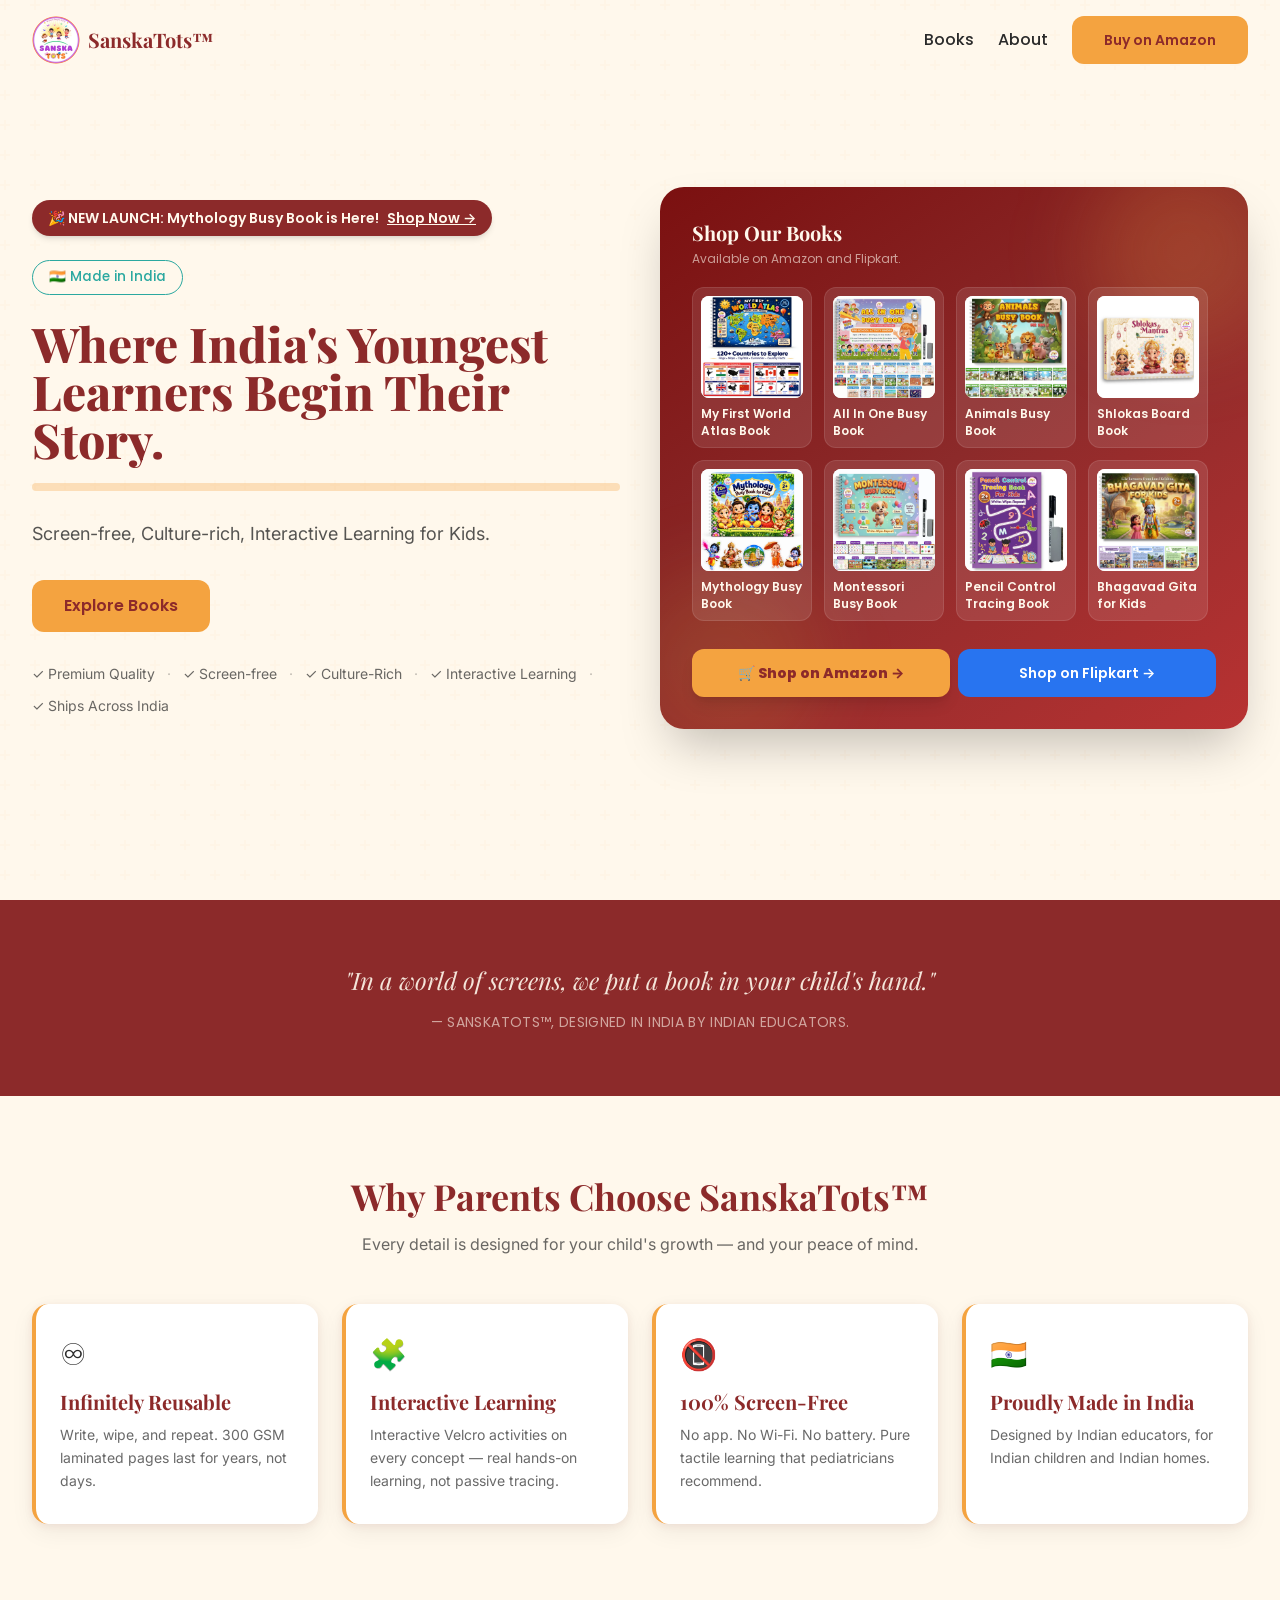
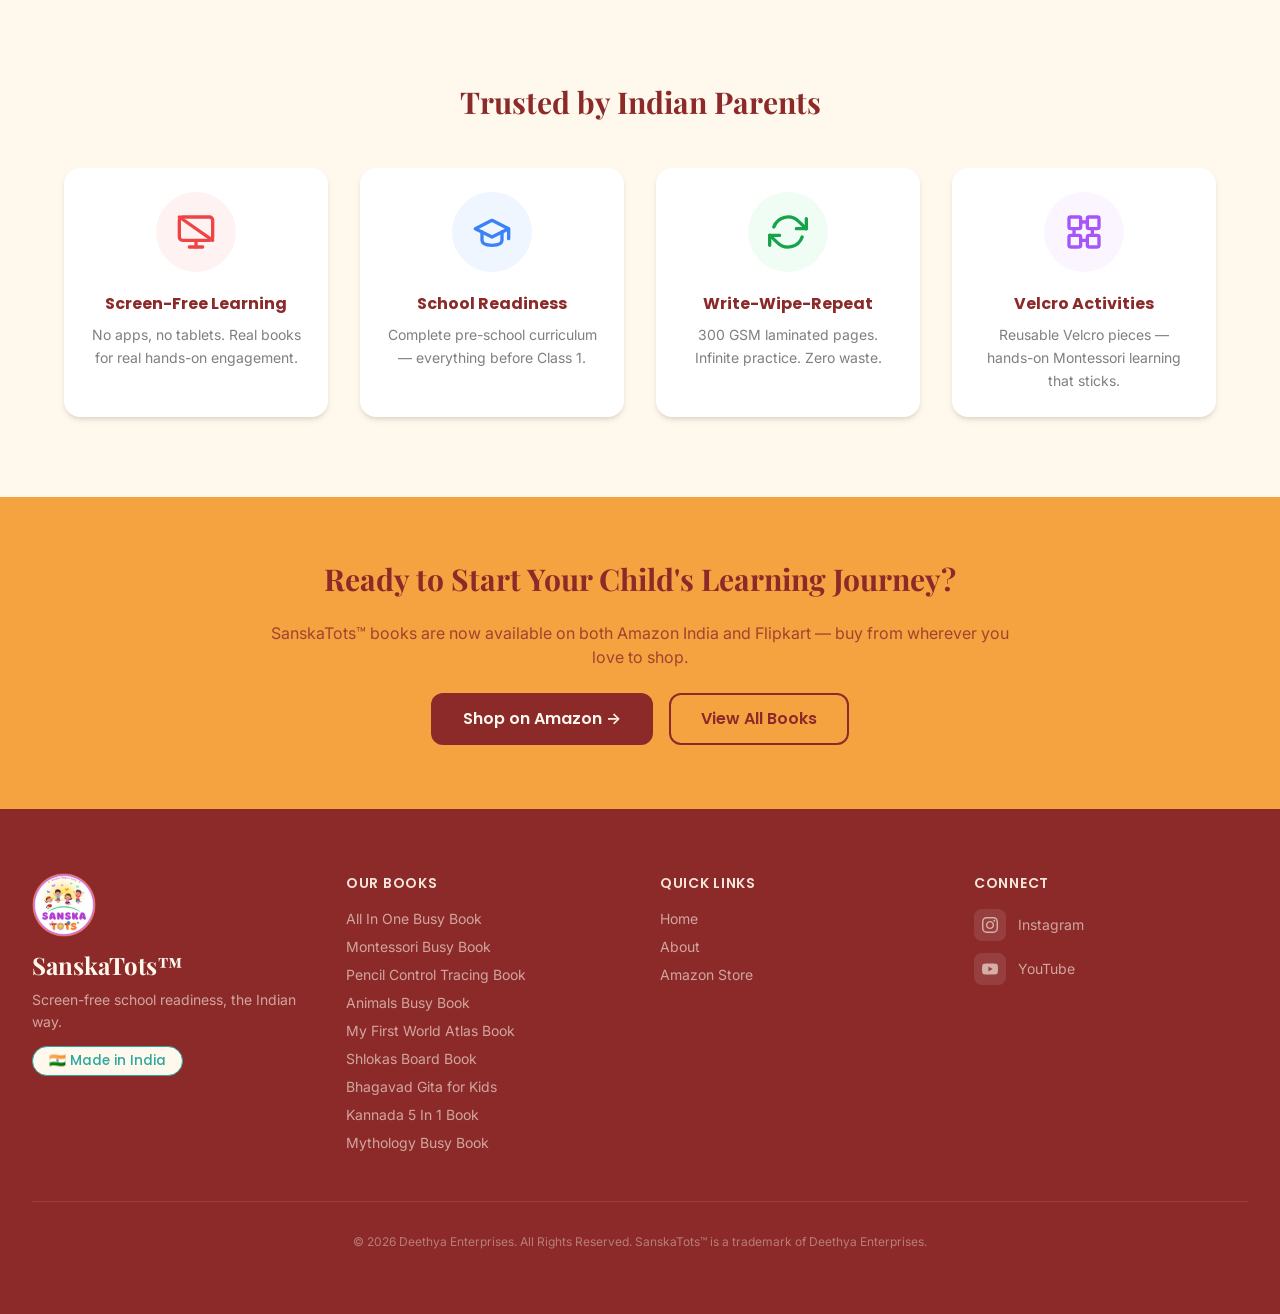
<file: index.html>
<!DOCTYPE html>
<html lang="en">
<head>
  <meta charset="UTF-8" />
  <meta name="viewport" content="width=device-width, initial-scale=1.0" />
  <title>SanskaTots™ — Premium Montessori Learning Books for Kids | Made in India</title>
  <meta name="description" content="India's premium Montessori learning books for children aged 1–6. Reusable Write & Wipe books with Velcro activities. 300 GSM laminated. Screen-free. Made in India." />
  <meta name="robots" content="index, follow" />
  <link rel="canonical" href="https://www.sanskatots.com/" />
  <link rel="icon" type="image/png" href="/images/SanskaTots-logo.png" />

  <!-- Open Graph -->
  <meta property="og:title" content="SanskaTots™ — Premium Montessori Learning Books for Kids" />
  <meta property="og:description" content="India's premium Montessori learning books. Reusable, screen-free, made in India. Now available on Amazon &amp; Flipkart." />
  <meta property="og:image" content="https://www.sanskatots.com/images/SanskaTots-logo.png" />
  <meta property="og:url" content="https://www.sanskatots.com/" />
  <meta property="og:type" content="website" />
  <meta property="og:site_name" content="SanskaTots™" />
  <meta property="og:locale" content="en_IN" />

  <!-- Fonts -->
  <link rel="preconnect" href="https://fonts.googleapis.com">
  <link rel="preconnect" href="https://fonts.gstatic.com" crossorigin>
  <link href="https://fonts.googleapis.com/css2?family=Playfair+Display:wght@600;700;800&family=Inter:wght@400;500;600&family=Poppins:wght@500;600;700&display=swap" rel="stylesheet">

  <!-- Tailwind CSS — prebuilt & minified (see tailwind.config.js) -->
  <link rel="stylesheet" href="css/tailwind.css" />

  <!-- Custom Styles -->
  <link rel="stylesheet" href="css/style.css" />
</head>
<body class="font-body">

  <!-- Skip Link -->
  <a href="#main-content" class="sr-only focus:not-sr-only focus:absolute focus:top-4 focus:left-4 focus:z-[200] focus:bg-saffron focus:text-maroon focus:px-4 focus:py-2 focus:rounded-lg focus:font-semibold">Skip to content</a>

  <!-- Navigation -->
  <nav class="nav-sticky fixed top-0 left-0 right-0 z-50 px-4 md:px-8 py-4">
    <div class="max-w-7xl mx-auto flex items-center justify-between">
      <!-- Logo -->
      <a href="index.html" class="flex items-center gap-2">
        <img src="images/SanskaTots-logo.webp" alt="SanskaTots™ — Wisdom Begins Early" class="h-12 w-12 rounded-full" width="48" height="48" />
        <span class="font-heading text-xl font-bold text-maroon hidden sm:inline">SanskaTots™</span>
      </a>

      <!-- Desktop Nav -->
      <div class="hidden md:flex items-center gap-6">
        <a href="books.html" class="font-ui font-medium text-charcoal hover:text-saffron-dark transition-colors">Books</a>
        <a href="about.html" class="font-ui font-medium text-charcoal hover:text-saffron-dark transition-colors">About</a>
        <a href="https://www.amazon.in/stores/page/732D6ED8-C654-47A9-9342-05FECD7C4AA7" target="_blank" rel="noopener noreferrer" class="btn-primary text-sm" data-amazon-cta data-product-name="store" data-placement="header-nav">
          Buy on Amazon
        </a>
      </div>

      <!-- Mobile Hamburger -->
      <button id="nav-hamburger" class="md:hidden flex flex-col gap-1.5 p-2" aria-label="Open navigation menu">
        <span class="block w-6 h-0.5 bg-maroon rounded"></span>
        <span class="block w-6 h-0.5 bg-maroon rounded"></span>
        <span class="block w-6 h-0.5 bg-maroon rounded"></span>
      </button>
    </div>
  </nav>

  <!-- Mobile Nav Overlay -->
  <div id="mobile-nav-overlay" class="mobile-nav-overlay flex flex-col items-center justify-center gap-8">
    <button id="mobile-nav-close" class="absolute top-6 right-6 text-cream text-3xl" aria-label="Close navigation menu">✕</button>
    <a href="index.html" class="flex flex-col items-center gap-3">
      <img src="images/SanskaTots-logo.webp" alt="SanskaTots™" class="h-20 w-20 rounded-full" width="80" height="80" />
      <span class="text-cream font-heading text-2xl font-bold">SanskaTots™</span>
    </a>
    <a href="books.html" class="text-cream font-ui text-xl">Books</a>
    <a href="about.html" class="text-cream font-ui text-xl">About</a>
    <a href="https://www.amazon.in/stores/page/732D6ED8-C654-47A9-9342-05FECD7C4AA7" target="_blank" rel="noopener noreferrer" class="btn-primary text-lg mt-4" data-amazon-cta data-product-name="store" data-placement="mobile-nav">
      Buy on Amazon →
    </a>
  </div>

  <!-- Main Content -->
  <main id="main-content">

    <!-- Hero Section -->
    <section class="hero-pattern min-h-screen flex items-center pt-20 pb-16 px-4 md:px-8">
      <div class="max-w-7xl mx-auto w-full grid grid-cols-1 lg:grid-cols-2 gap-10 items-center">

        <!-- Left: Text Content -->
        <div class="space-y-6">
          <!-- New Launch Banner -->
          <a href="products/mythology-busy-book.html" class="inline-flex items-center gap-2 bg-maroon text-cream font-ui font-semibold text-xs sm:text-sm px-4 py-2 rounded-full shadow-md hover:bg-maroon-light transition-colors">
            🎉 NEW LAUNCH: Mythology Busy Book is Here! <span class="underline">Shop Now →</span>
          </a>

          <!-- Pre-headline pill -->
          <div class="pill-badge">
            🇮🇳 Made in India
          </div>

          <!-- Hero Headline -->
          <h1 class="font-heading text-4xl sm:text-5xl lg:text-5xl font-extrabold leading-tight">
            Where India's Youngest<br>
            <span class="relative inline-block pb-8">
              Learners Begin Their Story.
              <span class="absolute bottom-1 left-0 w-full h-2 bg-saffron/30 -z-10 rounded-full"></span>
            </span>
          </h1>

          <!-- Sub-headline -->
          <p class="text-lg text-charcoal/80 max-w-xl leading-relaxed">
            Screen-free, Culture-rich, Interactive Learning for Kids.
          </p>

          <!-- CTA Buttons -->
          <div class="flex flex-wrap gap-4 pt-2">
            <a href="books.html" class="btn-primary">Explore Books</a>
          </div>

          <!-- Trust Badges -->
          <div class="flex flex-wrap items-center gap-3 text-sm text-charcoal/70 pt-2">
            <span>✓ Premium Quality</span>
            <span class="text-charcoal/30">·</span>
            <span>✓ Screen-free</span>
            <span class="text-charcoal/30">·</span>
            <span>✓ Culture-Rich</span>
            <span class="text-charcoal/30">·</span>
            <span>✓ Interactive Learning</span>
            <span class="text-charcoal/30">·</span>
            <span>✓ Ships Across India</span>
          </div>
        </div>

        <!-- Right: Marketplace Availability Panel -->
        <div class="relative rounded-3xl overflow-hidden shadow-2xl" style="background: linear-gradient(145deg, #7B1010 0%, #8C2A2A 50%, #B83232 100%);">
          <!-- Decorative blobs -->
          <div class="absolute -top-8 -right-8 w-48 h-48 bg-saffron/20 rounded-full blur-2xl pointer-events-none" aria-hidden="true"></div>
          <div class="absolute -bottom-8 -left-8 w-48 h-48 bg-yellow-300/10 rounded-full blur-2xl pointer-events-none" aria-hidden="true"></div>

          <div class="relative p-6 md:p-8 space-y-5">
            <!-- Header -->
            <div>
              <h2 class="font-heading text-xl font-bold text-cream">Shop Our Books</h2>
              <p class="text-cream/60 text-xs mt-1 font-ui">Available on Amazon and Flipkart.</p>
            </div>

            <div class="home-book-grid" aria-label="SanskaTots books">
              <a href="products/my-first-world-atlas-book.html" class="rounded-xl border border-white/10 bg-white/10 p-2 transition-colors hover:bg-white/20">
                <img src="images/world-atlas-book/1-card.webp" alt="My First World Atlas Book" class="aspect-square w-full rounded-lg bg-white object-contain" width="320" height="320" loading="lazy" />
                <span class="mt-2 block font-ui text-xs font-semibold leading-snug text-cream">My First World Atlas Book</span>
              </a>
              <a href="products/mythology-busy-book.html" class="rounded-xl border border-white/10 bg-white/10 p-2 transition-colors hover:bg-white/20">
                <img src="images/mythology-busy-book/1-card.webp" alt="Mythology Busy Book" class="aspect-square w-full rounded-lg bg-white object-contain" width="320" height="320" loading="lazy" />
                <span class="mt-2 block font-ui text-xs font-semibold leading-snug text-cream">Mythology Busy Book</span>
              </a>
              <a href="products/all-in-one-busy-book.html" class="rounded-xl border border-white/10 bg-white/10 p-2 transition-colors hover:bg-white/20">
                <img src="images/all-in-one-busy-book/1-card.webp" alt="All In One Busy Book" class="aspect-square w-full rounded-lg bg-white object-contain" width="320" height="320" loading="lazy" />
                <span class="mt-2 block font-ui text-xs font-semibold leading-snug text-cream">All In One Busy Book</span>
              </a>
              <a href="products/montessori-busy-book.html" class="rounded-xl border border-white/10 bg-white/10 p-2 transition-colors hover:bg-white/20">
                <img src="images/montessori-busy-book/1-card.webp" alt="Montessori Busy Book" class="aspect-square w-full rounded-lg bg-white object-contain" width="320" height="320" loading="lazy" />
                <span class="mt-2 block font-ui text-xs font-semibold leading-snug text-cream">Montessori Busy Book</span>
              </a>
              <a href="products/animals-busy-book.html" class="rounded-xl border border-white/10 bg-white/10 p-2 transition-colors hover:bg-white/20">
                <img src="images/animals-busy-busy-book/1-card.webp" alt="Animals Busy Book" class="aspect-square w-full rounded-lg bg-white object-contain" width="320" height="320" loading="lazy" />
                <span class="mt-2 block font-ui text-xs font-semibold leading-snug text-cream">Animals Busy Book</span>
              </a>
              <a href="products/pencil-control-tracing-book.html" class="rounded-xl border border-white/10 bg-white/10 p-2 transition-colors hover:bg-white/20">
                <img src="images/pencil-control-tracing-book/1-card.webp" alt="Pencil Control Tracing Book" class="aspect-square w-full rounded-lg bg-white object-contain" width="320" height="320" loading="lazy" />
                <span class="mt-2 block font-ui text-xs font-semibold leading-snug text-cream">Pencil Control Tracing Book</span>
              </a>
              <a href="products/shlokas-board-book.html" class="rounded-xl border border-white/10 bg-white/10 p-2 transition-colors hover:bg-white/20">
                <img src="images/shloka-and-mantra-book/1-card.webp" alt="Shlokas Board Book" class="aspect-square w-full rounded-lg bg-white object-contain" width="320" height="320" loading="lazy" />
                <span class="mt-2 block font-ui text-xs font-semibold leading-snug text-cream">Shlokas Board Book</span>
              </a>
              <a href="products/bhagavad-gita-for-kids.html" class="rounded-xl border border-white/10 bg-white/10 p-2 transition-colors hover:bg-white/20">
                <img src="images/bhagavad-gita-board-book/1-card.webp" alt="Bhagavad Gita for Kids" class="aspect-square w-full rounded-lg bg-white object-contain" width="320" height="320" loading="lazy" />
                <span class="mt-2 block font-ui text-xs font-semibold leading-snug text-cream">Bhagavad Gita for Kids</span>
              </a>
              <a href="products/kannada-5-in-1-book.html" class="rounded-xl border border-white/10 bg-white/10 p-2 transition-colors hover:bg-white/20">
                <img src="images/kannada-5-in-1-book/1-card.webp" alt="Kannada 5 In 1 Book" class="aspect-square w-full rounded-lg bg-white object-contain" width="320" height="320" loading="lazy" />
                <span class="mt-2 block font-ui text-xs font-semibold leading-snug text-cream">Kannada 5 In 1 Book</span>
              </a>
            </div>

            <!-- CTA -->
            <div class="grid grid-cols-1 sm:grid-cols-2 gap-2">
              <a href="https://www.amazon.in/stores/page/732D6ED8-C654-47A9-9342-05FECD7C4AA7" target="_blank" rel="noopener noreferrer"
                class="flex items-center justify-center gap-2 bg-saffron hover:bg-saffron-dark text-maroon font-ui font-extrabold text-sm px-4 py-3.5 rounded-xl shadow-lg transition-all duration-300 hover:scale-[1.02]"
                data-amazon-cta data-product-name="store" data-placement="hero-marketplace-panel">
                🛒 Shop on Amazon →
              </a>
              <a href="https://dl.flipkart.com/s/MDLKDqNNNN" target="_blank" rel="noopener noreferrer"
                class="btn-flipkart-sm flex items-center justify-center text-sm"
                data-flipkart-cta data-product-name="store" data-placement="hero-marketplace-panel">
                Shop on Flipkart →
              </a>
            </div>
          </div>
        </div>

      </div>
    </section>

    <!-- Brand Story Strip -->
    <section class="brand-strip py-16 px-4 md:px-8 text-center">
      <div class="max-w-3xl mx-auto">
        <p class="font-heading italic text-xl md:text-2xl text-cream/90 leading-relaxed">
          "In a world of screens, we put a book in your child's hand."
        </p>
        <p class="mt-4 text-cream/60 font-ui text-sm tracking-wide uppercase">
          — SanskaTots™, Designed in India by Indian educators.
        </p>
      </div>
    </section>

    <!-- Feature Pillars -->
    <section class="py-20 px-4 md:px-8 bg-cream" data-animate>
      <div class="max-w-7xl mx-auto">
        <h2 class="font-heading text-3xl md:text-4xl font-bold text-center mb-4">Why Parents Choose SanskaTots™</h2>
        <p class="text-center text-charcoal/70 mb-12 max-w-2xl mx-auto">Every detail is designed for your child's growth — and your peace of mind.</p>

        <div class="grid grid-cols-1 sm:grid-cols-2 lg:grid-cols-4 gap-6">
          <!-- Card 1 -->
          <div class="feature-card" data-animate data-animate-delay="0">
            <div class="text-3xl mb-4">♾️</div>
            <h3 class="font-heading text-xl font-bold mb-2">Infinitely Reusable</h3>
            <p class="text-charcoal/70 text-sm leading-relaxed">Write, wipe, and repeat. 300 GSM laminated pages last for years, not days.</p>
          </div>
          <!-- Card 2 -->
          <div class="feature-card" data-animate data-animate-delay="100">
            <div class="text-3xl mb-4">🧩</div>
            <h3 class="font-heading text-xl font-bold mb-2">Interactive Learning</h3>
            <p class="text-charcoal/70 text-sm leading-relaxed">Interactive Velcro activities on every concept — real hands-on learning, not passive tracing.</p>
          </div>
          <!-- Card 3 -->
          <div class="feature-card" data-animate data-animate-delay="200">
            <div class="text-3xl mb-4">📵</div>
            <h3 class="font-heading text-xl font-bold mb-2">100% Screen-Free</h3>
            <p class="text-charcoal/70 text-sm leading-relaxed">No app. No Wi-Fi. No battery. Pure tactile learning that pediatricians recommend.</p>
          </div>
          <!-- Card 4 -->
          <div class="feature-card" data-animate data-animate-delay="300">
            <div class="text-3xl mb-4">🇮🇳</div>
            <h3 class="font-heading text-xl font-bold mb-2">Proudly Made in India</h3>
            <p class="text-charcoal/70 text-sm leading-relaxed">Designed by Indian educators, for Indian children and Indian homes.</p>
          </div>
        </div>
      </div>
    </section>

    <!-- Trusted by Indian Parents — Core Concepts -->
    <section class="py-20 px-4 md:px-8 bg-cream" data-animate>
      <div class="max-w-6xl mx-auto">
        <h2 class="font-heading text-2xl md:text-3xl font-bold text-center mb-12">Trusted by Indian Parents</h2>
        <div class="grid grid-cols-1 sm:grid-cols-2 lg:grid-cols-4 gap-8">

          <!-- Screen Free Learning -->
          <div class="bg-white rounded-2xl p-6 text-center shadow-md hover:shadow-lg transition-shadow" data-animate data-animate-delay="0">
            <div class="w-20 h-20 mx-auto mb-5 rounded-full bg-red-50 flex items-center justify-center">
              <svg class="w-10 h-10 text-red-500" viewBox="0 0 24 24" fill="none" stroke="currentColor" stroke-width="2" stroke-linecap="round" stroke-linejoin="round">
                <rect x="2" y="3" width="20" height="14" rx="2" ry="2"/>
                <line x1="8" y1="21" x2="16" y2="21"/>
                <line x1="12" y1="17" x2="12" y2="21"/>
                <line x1="2" y1="3" x2="22" y2="17"/>
              </svg>
            </div>
            <h3 class="font-ui font-bold text-base text-maroon mb-2">Screen-Free Learning</h3>
            <p class="text-sm text-charcoal/60 leading-relaxed">No apps, no tablets. Real books for real hands-on engagement.</p>
          </div>

          <!-- School Readiness -->
          <div class="bg-white rounded-2xl p-6 text-center shadow-md hover:shadow-lg transition-shadow" data-animate data-animate-delay="100">
            <div class="w-20 h-20 mx-auto mb-5 rounded-full bg-blue-50 flex items-center justify-center">
              <svg class="w-10 h-10 text-blue-500" viewBox="0 0 24 24" fill="none" stroke="currentColor" stroke-width="2" stroke-linecap="round" stroke-linejoin="round">
                <path d="M22 10v6M2 10l10-5 10 5-10 5z"/>
                <path d="M6 12v5c0 2 2 3 6 3s6-1 6-3v-5"/>
              </svg>
            </div>
            <h3 class="font-ui font-bold text-base text-maroon mb-2">School Readiness</h3>
            <p class="text-sm text-charcoal/60 leading-relaxed">Complete pre-school curriculum — everything before Class 1.</p>
          </div>

          <!-- Write-Wipe-Repeat -->
          <div class="bg-white rounded-2xl p-6 text-center shadow-md hover:shadow-lg transition-shadow" data-animate data-animate-delay="200">
            <div class="w-20 h-20 mx-auto mb-5 rounded-full bg-green-50 flex items-center justify-center">
              <svg class="w-10 h-10 text-green-600" viewBox="0 0 24 24" fill="none" stroke="currentColor" stroke-width="2" stroke-linecap="round" stroke-linejoin="round">
                <polyline points="23 4 23 10 17 10"/>
                <polyline points="1 20 1 14 7 14"/>
                <path d="M3.51 9a9 9 0 0 1 14.85-3.36L23 10M1 14l4.64 4.36A9 9 0 0 0 20.49 15"/>
              </svg>
            </div>
            <h3 class="font-ui font-bold text-base text-maroon mb-2">Write-Wipe-Repeat</h3>
            <p class="text-sm text-charcoal/60 leading-relaxed">300 GSM laminated pages. Infinite practice. Zero waste.</p>
          </div>

          <!-- Velcro Activities -->
          <div class="bg-white rounded-2xl p-6 text-center shadow-md hover:shadow-lg transition-shadow" data-animate data-animate-delay="300">
            <div class="w-20 h-20 mx-auto mb-5 rounded-full bg-purple-50 flex items-center justify-center">
              <svg class="w-10 h-10 text-purple-500" viewBox="0 0 24 24" fill="none" stroke="currentColor" stroke-width="2" stroke-linecap="round" stroke-linejoin="round">
                <rect x="3" y="3" width="7" height="7" rx="1"/>
                <rect x="14" y="3" width="7" height="7" rx="1"/>
                <rect x="3" y="14" width="7" height="7" rx="1"/>
                <rect x="14" y="14" width="7" height="7" rx="1"/>
                <path d="M10 6h4M6 10v4M17 10v4M10 17h4"/>
              </svg>
            </div>
            <h3 class="font-ui font-bold text-base text-maroon mb-2">Velcro Activities</h3>
            <p class="text-sm text-charcoal/60 leading-relaxed">Reusable Velcro pieces — hands-on Montessori learning that sticks.</p>
          </div>

        </div>
      </div>
    </section>

    <!-- CTA Banner -->
    <section class="cta-banner py-16 px-4 md:px-8 text-center">
      <div class="max-w-3xl mx-auto space-y-6">
        <h2 class="font-heading text-2xl md:text-3xl font-bold text-maroon">Ready to Start Your Child's Learning Journey?</h2>
        <p class="text-maroon/80">SanskaTots™ books are now available on both Amazon India and Flipkart — buy from wherever you love to shop.</p>
        <div class="flex flex-wrap justify-center gap-4">
          <a href="https://www.amazon.in/stores/page/732D6ED8-C654-47A9-9342-05FECD7C4AA7" target="_blank" rel="noopener noreferrer" class="btn-primary" data-amazon-cta data-product-name="store" data-placement="bottom-banner">
            Shop on Amazon →
          </a>
          <a href="books.html" class="btn-secondary border-maroon text-maroon hover:bg-maroon hover:text-cream">View All Books</a>
        </div>
      </div>
    </section>

  </main>

  <!-- Footer -->
  <footer class="bg-maroon text-cream py-16 px-4 md:px-8">
    <div class="max-w-7xl mx-auto grid grid-cols-1 md:grid-cols-2 lg:grid-cols-4 gap-10">
      <!-- Brand -->
      <div>
        <img src="images/SanskaTots-logo.webp" alt="SanskaTots™" class="h-16 w-16 rounded-full mb-3" width="64" height="64" />
        <h3 class="font-heading text-2xl font-bold text-cream mb-2">SanskaTots™</h3>
        <p class="text-cream/60 text-sm leading-relaxed">Screen-free school readiness, the Indian way.</p>
        <div class="mt-3 pill-badge bg-transparent border-cream/30 text-cream/80 text-xs">🇮🇳 Made in India</div>
      </div>
      <!-- Books -->
      <div>
        <h4 class="font-ui font-semibold text-cream/90 mb-4 uppercase text-sm tracking-wider">Our Books</h4>
        <ul class="space-y-2 text-sm text-cream/60">
          <li><a href="products/all-in-one-busy-book.html" class="hover:text-saffron transition-colors">All In One Busy Book</a></li>
          <li><a href="products/montessori-busy-book.html" class="hover:text-saffron transition-colors">Montessori Busy Book</a></li>
          <li><a href="products/pencil-control-tracing-book.html" class="hover:text-saffron transition-colors">Pencil Control Tracing Book</a></li>
          <li><a href="products/animals-busy-book.html" class="hover:text-saffron transition-colors">Animals Busy Book</a></li>
          <li><a href="products/my-first-world-atlas-book.html" class="hover:text-saffron transition-colors">My First World Atlas Book</a></li>
          <li><a href="products/shlokas-board-book.html" class="hover:text-saffron transition-colors">Shlokas Board Book</a></li>
          <li><a href="products/bhagavad-gita-for-kids.html" class="hover:text-saffron transition-colors">Bhagavad Gita for Kids</a></li>
          <li><a href="products/kannada-5-in-1-book.html" class="hover:text-saffron transition-colors">Kannada 5 In 1 Book</a></li>
          <li><a href="products/mythology-busy-book.html" class="hover:text-saffron transition-colors">Mythology Busy Book</a></li>
        </ul>
      </div>
      <!-- Quick Links -->
      <div>
        <h4 class="font-ui font-semibold text-cream/90 mb-4 uppercase text-sm tracking-wider">Quick Links</h4>
        <ul class="space-y-2 text-sm text-cream/60">
          <li><a href="index.html" class="hover:text-saffron transition-colors">Home</a></li>
          <li><a href="about.html" class="hover:text-saffron transition-colors">About</a></li>
          <li><a href="https://www.amazon.in/stores/page/732D6ED8-C654-47A9-9342-05FECD7C4AA7" target="_blank" rel="noopener noreferrer" class="hover:text-saffron transition-colors">Amazon Store</a></li>
        </ul>
      </div>
      <!-- Connect -->
      <div>
        <h4 class="font-ui font-semibold text-cream/90 mb-4 uppercase text-sm tracking-wider">Connect</h4>
        <div class="flex flex-col gap-3">
          <a href="https://www.instagram.com/sanska_tots/" target="_blank" rel="noopener noreferrer" class="flex items-center gap-3 group w-fit">
            <span class="w-8 h-8 rounded-lg flex items-center justify-center bg-white/10 text-cream/60 group-hover:bg-pink-600 group-hover:text-white transition-all duration-300">
              <svg xmlns="http://www.w3.org/2000/svg" class="w-4 h-4" viewBox="0 0 24 24" fill="currentColor"><path d="M12 2.163c3.204 0 3.584.012 4.85.07 3.252.148 4.771 1.691 4.919 4.919.058 1.265.069 1.645.069 4.849 0 3.205-.012 3.584-.069 4.849-.149 3.225-1.664 4.771-4.919 4.919-1.266.058-1.644.07-4.85.07-3.204 0-3.584-.012-4.849-.07-3.26-.149-4.771-1.699-4.919-4.92-.058-1.265-.07-1.644-.07-4.849 0-3.204.013-3.583.07-4.849.149-3.227 1.664-4.771 4.919-4.919 1.266-.057 1.645-.069 4.849-.069zm0-2.163c-3.259 0-3.667.014-4.947.072-4.358.2-6.78 2.618-6.98 6.98-.059 1.281-.073 1.689-.073 4.948 0 3.259.014 3.668.072 4.948.2 4.358 2.618 6.78 6.98 6.98 1.281.058 1.689.072 4.948.072 3.259 0 3.668-.014 4.948-.072 4.354-.2 6.782-2.618 6.979-6.98.059-1.28.073-1.689.073-4.948 0-3.259-.014-3.667-.072-4.947-.196-4.354-2.617-6.78-6.979-6.98-1.281-.059-1.69-.073-4.949-.073zm0 5.838c-3.403 0-6.162 2.759-6.162 6.162s2.759 6.163 6.162 6.163 6.162-2.759 6.162-6.163c0-3.403-2.759-6.162-6.162-6.162zm0 10.162c-2.209 0-4-1.79-4-4 0-2.209 1.791-4 4-4s4 1.791 4 4c0 2.21-1.791 4-4 4zm6.406-11.845c-.796 0-1.441.645-1.441 1.44s.645 1.44 1.441 1.44c.795 0 1.439-.645 1.439-1.44s-.644-1.44-1.439-1.44z"/></svg>
            </span>
            <span class="text-sm text-cream/60 group-hover:text-cream transition-colors">Instagram</span>
          </a>
          <a href="https://www.youtube.com/@sanskatots" target="_blank" rel="noopener noreferrer" class="flex items-center gap-3 group w-fit">
            <span class="w-8 h-8 rounded-lg flex items-center justify-center bg-white/10 text-cream/60 group-hover:bg-red-600 group-hover:text-white transition-all duration-300">
              <svg xmlns="http://www.w3.org/2000/svg" class="w-4 h-4" viewBox="0 0 24 24" fill="currentColor"><path d="M23.495 6.205a3.007 3.007 0 0 0-2.088-2.088c-1.87-.501-9.396-.501-9.396-.501s-7.507-.01-9.396.501A3.007 3.007 0 0 0 .527 6.205a31.247 31.247 0 0 0-.522 5.805 31.247 31.247 0 0 0 .522 5.783 3.007 3.007 0 0 0 2.088 2.088c1.868.502 9.396.502 9.396.502s7.506 0 9.396-.502a3.007 3.007 0 0 0 2.088-2.088 31.247 31.247 0 0 0 .5-5.783 31.247 31.247 0 0 0-.5-5.805zM9.609 15.601V8.408l6.264 3.602z"/></svg>
            </span>
            <span class="text-sm text-cream/60 group-hover:text-cream transition-colors">YouTube</span>
          </a>
        </div>
      </div>
    </div>
    <!-- Bottom bar -->
    <div class="max-w-7xl mx-auto mt-12 pt-8 border-t border-cream/10 text-center text-xs text-cream/40">
      © 2026 Deethya Enterprises. All Rights Reserved. SanskaTots™ is a trademark of Deethya Enterprises.
    </div>
  </footer>

  <!-- Scripts -->
  <script src="js/main.js"></script>
</body>
</html>
</file>
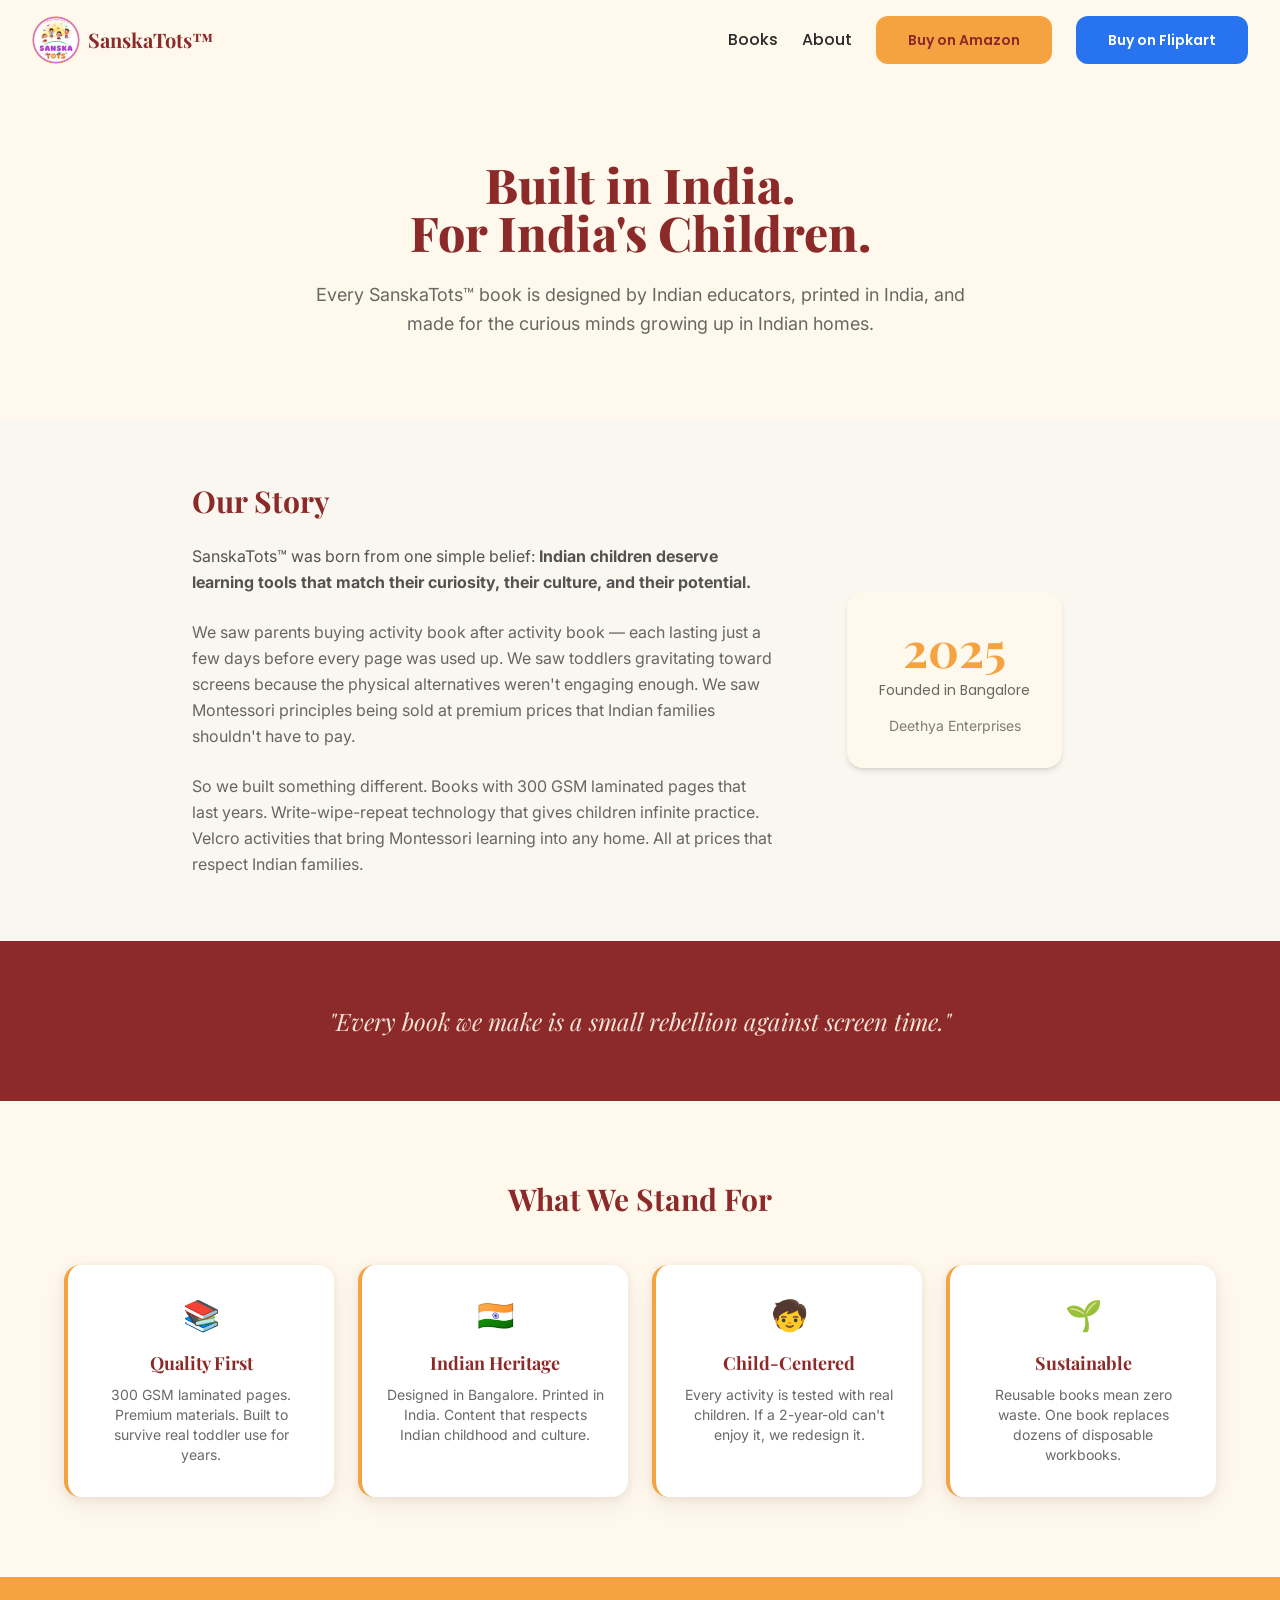
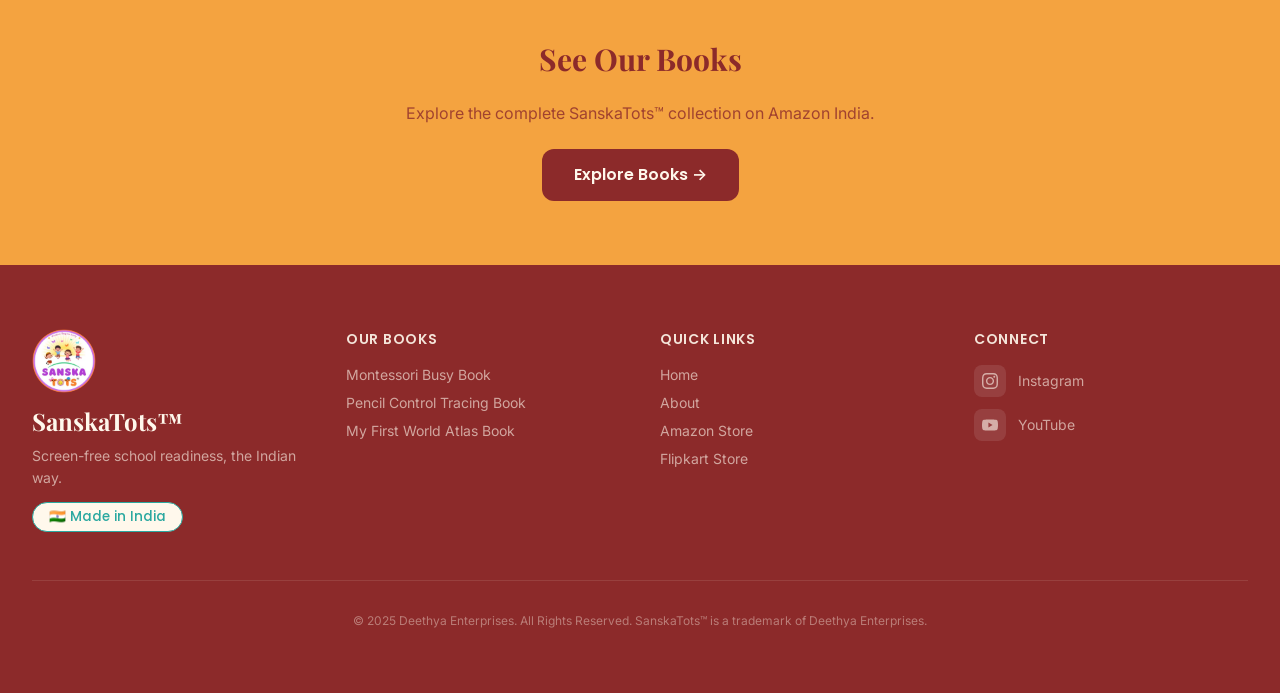
<file: about.html>
<!DOCTYPE html>
<html lang="en">
<head>
  <meta charset="UTF-8" />
  <meta name="viewport" content="width=device-width, initial-scale=1.0" />
  <title>About SanskaTots™ — Built in India, For India's Children</title>
  <meta name="description" content="SanskaTots is India's premium Montessori learning brand. Designed by Indian educators for children aged 1–6. Screen-free, reusable, and proudly Made in India." />
  <link rel="canonical" href="https://www.sanskatots.com/about.html" />
  <link rel="icon" type="image/png" href="/images/SanskaTots-logo.png" />

  <meta property="og:title" content="About SanskaTots™ — Built in India, For India's Children" />
  <meta property="og:description" content="India's premium Montessori learning brand. Screen-free, reusable books designed by Indian educators." />
  <meta property="og:url" content="https://www.sanskatots.com/about.html" />
  <meta property="og:type" content="website" />
  <meta property="og:site_name" content="SanskaTots™" />

  <link rel="preconnect" href="https://fonts.googleapis.com">
  <link rel="preconnect" href="https://fonts.gstatic.com" crossorigin>
  <link href="https://fonts.googleapis.com/css2?family=Playfair+Display:wght@600;700;800&family=Inter:wght@400;500;600&family=Poppins:wght@500;600;700&display=swap" rel="stylesheet">

  <!-- Tailwind CSS — prebuilt & minified (see tailwind.config.js) -->
  <link rel="stylesheet" href="css/tailwind.css" />

  <link rel="stylesheet" href="css/style.css" />
</head>
<body class="font-body bg-cream">

  <a href="#main-content" class="sr-only focus:not-sr-only focus:absolute focus:top-4 focus:left-4 focus:z-[200] focus:bg-saffron focus:text-maroon focus:px-4 focus:py-2 focus:rounded-lg">Skip to content</a>

  <!-- Navigation -->
  <nav class="nav-sticky fixed top-0 left-0 right-0 z-50 px-4 md:px-8 py-4">
    <div class="max-w-7xl mx-auto flex items-center justify-between">
      <a href="index.html" class="flex items-center gap-2">
        <img src="images/SanskaTots-logo.webp" alt="SanskaTots™" class="h-12 w-12 rounded-full" width="48" height="48" />
        <span class="font-heading text-xl font-bold text-maroon hidden sm:inline">SanskaTots™</span>
      </a>
      <div class="hidden md:flex items-center gap-6">
        <a href="books.html" class="font-ui font-medium text-charcoal hover:text-saffron-dark transition-colors">Books</a>
        <a href="about.html" class="font-ui font-medium text-charcoal hover:text-saffron-dark transition-colors">About</a>
        <a href="https://www.amazon.in/stores/page/732D6ED8-C654-47A9-9342-05FECD7C4AA7" target="_blank" rel="noopener noreferrer" class="btn-primary text-sm" data-amazon-cta data-product-name="store" data-placement="header-nav">Buy on Amazon</a>
        <a href="https://dl.flipkart.com/s/MDLKDqNNNN" target="_blank" rel="noopener noreferrer" class="btn-flipkart-sm text-sm" data-flipkart-cta data-product-name="store" data-placement="header-nav">Buy on Flipkart</a>
      </div>
      <button id="nav-hamburger" class="md:hidden flex flex-col gap-1.5 p-2" aria-label="Open navigation menu">
        <span class="block w-6 h-0.5 bg-maroon rounded"></span>
        <span class="block w-6 h-0.5 bg-maroon rounded"></span>
        <span class="block w-6 h-0.5 bg-maroon rounded"></span>
      </button>
    </div>
  </nav>

  <div id="mobile-nav-overlay" class="mobile-nav-overlay flex flex-col items-center justify-center gap-8">
    <button id="mobile-nav-close" class="absolute top-6 right-6 text-cream text-3xl" aria-label="Close navigation">✕</button>
    <a href="index.html" class="flex flex-col items-center gap-3">
      <img src="images/SanskaTots-logo.webp" alt="SanskaTots™" class="h-20 w-20 rounded-full" width="80" height="80" />
      <span class="text-cream font-heading text-2xl font-bold">SanskaTots™</span>
    </a>
    <a href="books.html" class="text-cream font-ui text-xl">Books</a>
    <a href="about.html" class="text-cream font-ui text-xl">About</a>
    <a href="https://www.amazon.in/stores/page/732D6ED8-C654-47A9-9342-05FECD7C4AA7" target="_blank" rel="noopener noreferrer" class="btn-primary text-lg mt-4" data-amazon-cta data-product-name="store" data-placement="mobile-nav">Buy on Amazon →</a>
    <a href="https://dl.flipkart.com/s/MDLKDqNNNN" target="_blank" rel="noopener noreferrer" class="btn-flipkart-sm text-lg" data-flipkart-cta data-product-name="store" data-placement="mobile-nav">Buy on Flipkart →</a>
  </div>

  <main id="main-content" class="pt-20">

    <!-- Hero -->
    <section class="py-20 px-4 md:px-8 text-center">
      <div class="max-w-4xl mx-auto space-y-6">
        <h1 class="font-heading text-4xl md:text-5xl font-extrabold">Built in India.<br>For India's Children.</h1>
        <p class="text-lg text-charcoal/70 max-w-2xl mx-auto leading-relaxed">
          Every SanskaTots™ book is designed by Indian educators, printed in India, and made for the curious minds growing up in Indian homes.
        </p>
      </div>
    </section>

    <!-- Brand Story -->
    <section class="py-16 px-4 md:px-8 bg-off-white" data-animate>
      <div class="max-w-4xl mx-auto grid grid-cols-1 md:grid-cols-3 gap-12">
        <div class="md:col-span-2 space-y-6">
          <h2 class="font-heading text-2xl md:text-3xl font-bold">Our Story</h2>
          <p class="text-charcoal/80 leading-relaxed">
            SanskaTots™ was born from one simple belief: <strong>Indian children deserve learning tools that match their curiosity, their culture, and their potential.</strong>
          </p>
          <p class="text-charcoal/70 leading-relaxed">
            We saw parents buying activity book after activity book — each lasting just a few days before every page was used up. We saw toddlers gravitating toward screens because the physical alternatives weren't engaging enough. We saw Montessori principles being sold at premium prices that Indian families shouldn't have to pay.
          </p>
          <p class="text-charcoal/70 leading-relaxed">
            So we built something different. Books with 300 GSM laminated pages that last years. Write-wipe-repeat technology that gives children infinite practice. Velcro activities that bring Montessori learning into any home. All at prices that respect Indian families.
          </p>
        </div>
        <div class="flex items-center justify-center">
          <div class="bg-cream rounded-2xl p-8 text-center shadow-md">
            <div class="font-heading text-5xl font-bold text-saffron mb-2">2025</div>
            <div class="font-ui text-sm text-charcoal/70">Founded in Bangalore</div>
            <div class="mt-4 text-sm text-charcoal/60">Deethya Enterprises</div>
          </div>
        </div>
      </div>
    </section>

    <!-- Mission Strip -->
    <section class="brand-strip py-16 px-4 md:px-8 text-center">
      <div class="max-w-3xl mx-auto">
        <p class="font-heading italic text-xl md:text-2xl text-cream/90 leading-relaxed">
          "Every book we make is a small rebellion against screen time."
        </p>
      </div>
    </section>

    <!-- Values -->
    <section class="py-20 px-4 md:px-8 bg-cream" data-animate>
      <div class="max-w-6xl mx-auto">
        <h2 class="font-heading text-2xl md:text-3xl font-bold text-center mb-12">What We Stand For</h2>
        <div class="grid grid-cols-1 sm:grid-cols-2 lg:grid-cols-4 gap-6">
          <div class="feature-card text-center">
            <div class="text-3xl mb-4">📚</div>
            <h3 class="font-heading text-lg font-bold mb-2">Quality First</h3>
            <p class="text-charcoal/70 text-sm">300 GSM laminated pages. Premium materials. Built to survive real toddler use for years.</p>
          </div>
          <div class="feature-card text-center">
            <div class="text-3xl mb-4">🇮🇳</div>
            <h3 class="font-heading text-lg font-bold mb-2">Indian Heritage</h3>
            <p class="text-charcoal/70 text-sm">Designed in Bangalore. Printed in India. Content that respects Indian childhood and culture.</p>
          </div>
          <div class="feature-card text-center">
            <div class="text-3xl mb-4">🧒</div>
            <h3 class="font-heading text-lg font-bold mb-2">Child-Centered</h3>
            <p class="text-charcoal/70 text-sm">Every activity is tested with real children. If a 2-year-old can't enjoy it, we redesign it.</p>
          </div>
          <div class="feature-card text-center">
            <div class="text-3xl mb-4">🌱</div>
            <h3 class="font-heading text-lg font-bold mb-2">Sustainable</h3>
            <p class="text-charcoal/70 text-sm">Reusable books mean zero waste. One book replaces dozens of disposable workbooks.</p>
          </div>
        </div>
      </div>
    </section>

    <!-- CTA -->
    <section class="cta-banner py-16 px-4 md:px-8 text-center">
      <div class="max-w-3xl mx-auto space-y-6">
        <h2 class="font-heading text-2xl md:text-3xl font-bold text-maroon">See Our Books</h2>
        <p class="text-maroon/80">Explore the complete SanskaTots™ collection on Amazon India.</p>
        <a href="books.html" class="btn-primary inline-flex">Explore Books →</a>
      </div>
    </section>

  </main>

  <!-- Footer -->
  <footer class="bg-maroon text-cream py-16 px-4 md:px-8">
    <div class="max-w-7xl mx-auto grid grid-cols-1 md:grid-cols-2 lg:grid-cols-4 gap-10">
      <div>
        <img src="images/SanskaTots-logo.webp" alt="SanskaTots™" class="h-16 w-16 rounded-full mb-3" width="64" height="64" />
        <h3 class="font-heading text-2xl font-bold text-cream mb-2">SanskaTots™</h3>
        <p class="text-cream/60 text-sm leading-relaxed">Screen-free school readiness, the Indian way.</p>
        <div class="mt-3 pill-badge bg-transparent border-cream/30 text-cream/80 text-xs">🇮🇳 Made in India</div>
      </div>
      <div>
        <h4 class="font-ui font-semibold text-cream/90 mb-4 uppercase text-sm tracking-wider">Our Books</h4>
        <ul class="space-y-2 text-sm text-cream/60">
          <li><a href="products/montessori-busy-book.html" class="hover:text-saffron transition-colors">Montessori Busy Book</a></li>
          <li><a href="products/pencil-control-tracing-book.html" class="hover:text-saffron transition-colors">Pencil Control Tracing Book</a></li>
          <li><a href="products/my-first-world-atlas-book.html" class="hover:text-saffron transition-colors">My First World Atlas Book</a></li>
        </ul>
      </div>
      <div>
        <h4 class="font-ui font-semibold text-cream/90 mb-4 uppercase text-sm tracking-wider">Quick Links</h4>
        <ul class="space-y-2 text-sm text-cream/60">
          <li><a href="index.html" class="hover:text-saffron transition-colors">Home</a></li>
          <li><a href="about.html" class="hover:text-saffron transition-colors">About</a></li>
          <li><a href="https://www.amazon.in/stores/page/732D6ED8-C654-47A9-9342-05FECD7C4AA7" target="_blank" rel="noopener noreferrer" class="hover:text-saffron transition-colors">Amazon Store</a></li>
          <li><a href="https://dl.flipkart.com/s/MDLKDqNNNN" target="_blank" rel="noopener noreferrer" class="hover:text-saffron transition-colors">Flipkart Store</a></li>
        </ul>
      </div>
      <div>
        <h4 class="font-ui font-semibold text-cream/90 mb-4 uppercase text-sm tracking-wider">Connect</h4>
        <div class="flex flex-col gap-3">
          <a href="https://www.instagram.com/sanska_tots/" target="_blank" rel="noopener noreferrer" class="flex items-center gap-3 group w-fit">
            <span class="w-8 h-8 rounded-lg flex items-center justify-center bg-white/10 text-cream/60 group-hover:bg-pink-600 group-hover:text-white transition-all duration-300">
              <svg xmlns="http://www.w3.org/2000/svg" class="w-4 h-4" viewBox="0 0 24 24" fill="currentColor"><path d="M12 2.163c3.204 0 3.584.012 4.85.07 3.252.148 4.771 1.691 4.919 4.919.058 1.265.069 1.645.069 4.849 0 3.205-.012 3.584-.069 4.849-.149 3.225-1.664 4.771-4.919 4.919-1.266.058-1.644.07-4.85.07-3.204 0-3.584-.012-4.849-.07-3.26-.149-4.771-1.699-4.919-4.92-.058-1.265-.07-1.644-.07-4.849 0-3.204.013-3.583.07-4.849.149-3.227 1.664-4.771 4.919-4.919 1.266-.057 1.645-.069 4.849-.069zm0-2.163c-3.259 0-3.667.014-4.947.072-4.358.2-6.78 2.618-6.98 6.98-.059 1.281-.073 1.689-.073 4.948 0 3.259.014 3.668.072 4.948.2 4.358 2.618 6.78 6.98 6.98 1.281.058 1.689.072 4.948.072 3.259 0 3.668-.014 4.948-.072 4.354-.2 6.782-2.618 6.979-6.98.059-1.28.073-1.689.073-4.948 0-3.259-.014-3.667-.072-4.947-.196-4.354-2.617-6.78-6.979-6.98-1.281-.059-1.69-.073-4.949-.073zm0 5.838c-3.403 0-6.162 2.759-6.162 6.162s2.759 6.163 6.162 6.163 6.162-2.759 6.162-6.163c0-3.403-2.759-6.162-6.162-6.162zm0 10.162c-2.209 0-4-1.79-4-4 0-2.209 1.791-4 4-4s4 1.791 4 4c0 2.21-1.791 4-4 4zm6.406-11.845c-.796 0-1.441.645-1.441 1.44s.645 1.44 1.441 1.44c.795 0 1.439-.645 1.439-1.44s-.644-1.44-1.439-1.44z"/></svg>
            </span>
            <span class="text-sm text-cream/60 group-hover:text-cream transition-colors">Instagram</span>
          </a>
          <a href="https://www.youtube.com/@sanskatots" target="_blank" rel="noopener noreferrer" class="flex items-center gap-3 group w-fit">
            <span class="w-8 h-8 rounded-lg flex items-center justify-center bg-white/10 text-cream/60 group-hover:bg-red-600 group-hover:text-white transition-all duration-300">
              <svg xmlns="http://www.w3.org/2000/svg" class="w-4 h-4" viewBox="0 0 24 24" fill="currentColor"><path d="M23.495 6.205a3.007 3.007 0 0 0-2.088-2.088c-1.87-.501-9.396-.501-9.396-.501s-7.507-.01-9.396.501A3.007 3.007 0 0 0 .527 6.205a31.247 31.247 0 0 0-.522 5.805 31.247 31.247 0 0 0 .522 5.783 3.007 3.007 0 0 0 2.088 2.088c1.868.502 9.396.502 9.396.502s7.506 0 9.396-.502a3.007 3.007 0 0 0 2.088-2.088 31.247 31.247 0 0 0 .5-5.783 31.247 31.247 0 0 0-.5-5.805zM9.609 15.601V8.408l6.264 3.602z"/></svg>
            </span>
            <span class="text-sm text-cream/60 group-hover:text-cream transition-colors">YouTube</span>
          </a>
        </div>
      </div>
    </div>
    <div class="max-w-7xl mx-auto mt-12 pt-8 border-t border-cream/10 text-center text-xs text-cream/40">
      © 2025 Deethya Enterprises. All Rights Reserved. SanskaTots™ is a trademark of Deethya Enterprises.
    </div>
  </footer>

  <script src="js/main.js"></script>
</body>
</html>
</file>
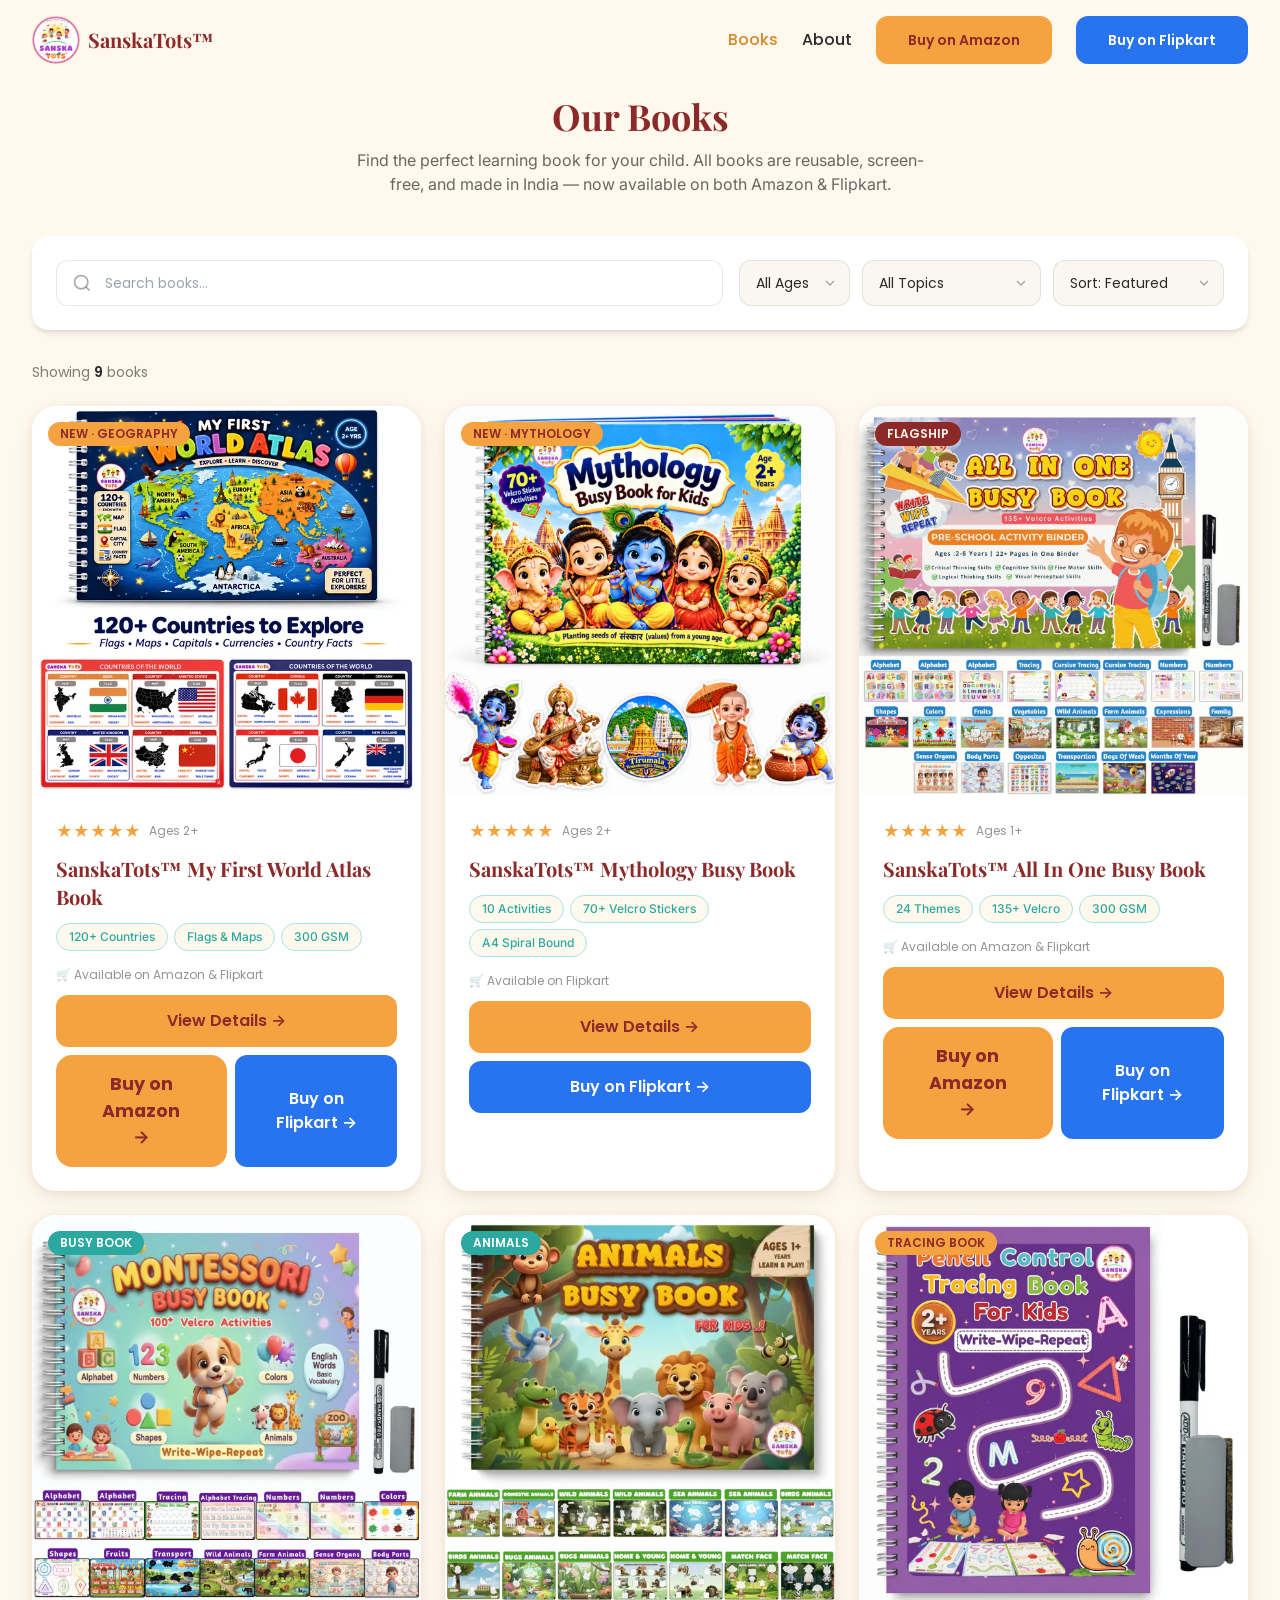
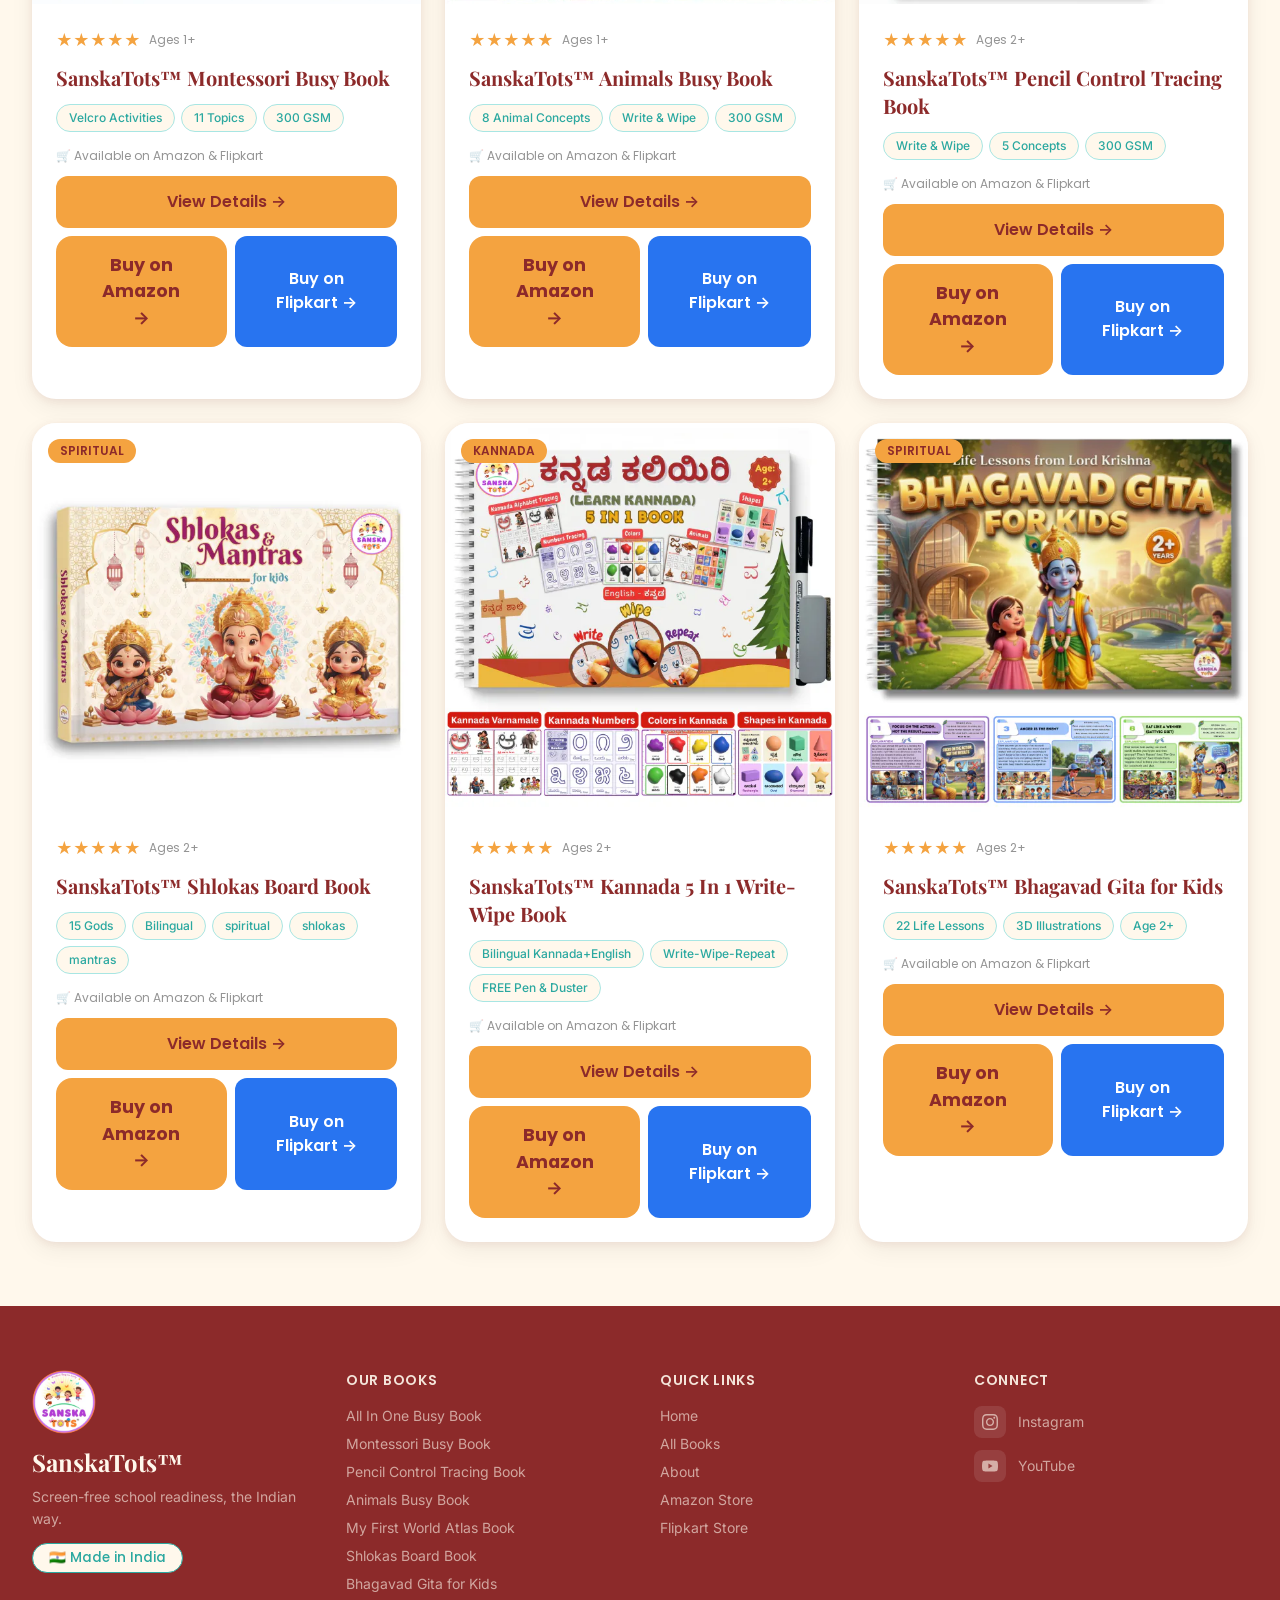
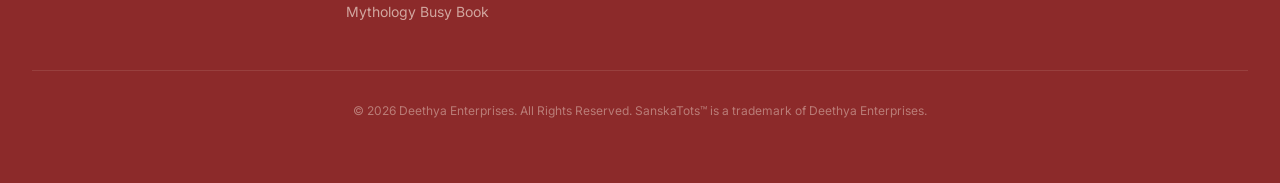
<file: books.html>
<!DOCTYPE html>
<html lang="en">
<head>
  <meta charset="UTF-8" />
  <meta name="viewport" content="width=device-width, initial-scale=1.0" />
  <title>All Books — SanskaTots™ | Premium Montessori Learning Books for Kids</title>
  <meta name="description" content="Browse all SanskaTots™ books. Filter by age, topic, and find the perfect Montessori learning book for your child. Ages 1–6. Made in India." />
  <meta name="robots" content="index, follow" />
  <link rel="canonical" href="https://www.sanskatots.com/books.html" />
  <link rel="icon" type="image/png" href="/images/SanskaTots-logo.png" />

  <!-- Open Graph -->
  <meta property="og:title" content="All Books — SanskaTots™" />
  <meta property="og:description" content="Browse all SanskaTots™ Montessori learning books. Filter by age, topic, and find the perfect book for your child." />
  <meta property="og:image" content="https://www.sanskatots.com/images/montessori-busy-book/1.webp" />
  <meta property="og:url" content="https://www.sanskatots.com/books.html" />
  <meta property="og:type" content="website" />
  <meta property="og:site_name" content="SanskaTots™" />

  <!-- Fonts -->
  <link rel="preconnect" href="https://fonts.googleapis.com">
  <link rel="preconnect" href="https://fonts.gstatic.com" crossorigin>
  <link href="https://fonts.googleapis.com/css2?family=Playfair+Display:wght@600;700;800&family=Inter:wght@400;500;600&family=Poppins:wght@500;600;700&display=swap" rel="stylesheet">

  <!-- Tailwind CSS — prebuilt & minified (see tailwind.config.js) -->
  <link rel="stylesheet" href="css/tailwind.css" />

  <link rel="stylesheet" href="css/style.css" />
</head>
<body class="font-body bg-cream">

  <!-- Skip Link -->
  <a href="#main-content" class="sr-only focus:not-sr-only focus:absolute focus:top-4 focus:left-4 focus:z-[200] focus:bg-saffron focus:text-maroon focus:px-4 focus:py-2 focus:rounded-lg">Skip to content</a>

  <!-- Navigation -->
  <nav class="nav-sticky fixed top-0 left-0 right-0 z-50 px-4 md:px-8 py-4">
    <div class="max-w-7xl mx-auto flex items-center justify-between">
      <a href="index.html" class="flex items-center gap-2">
        <img src="images/SanskaTots-logo.webp" alt="SanskaTots™" class="h-12 w-12 rounded-full" width="48" height="48" />
        <span class="font-heading text-xl font-bold text-maroon hidden sm:inline">SanskaTots™</span>
      </a>
      <div class="hidden md:flex items-center gap-6">
        <a href="books.html" class="font-ui font-medium text-saffron-dark transition-colors">Books</a>
        <a href="about.html" class="font-ui font-medium text-charcoal hover:text-saffron-dark transition-colors">About</a>
        <a href="https://www.amazon.in/stores/page/732D6ED8-C654-47A9-9342-05FECD7C4AA7" target="_blank" rel="noopener noreferrer" class="btn-primary text-sm" data-amazon-cta data-product-name="store" data-placement="header-nav">
          Buy on Amazon
        </a>
        <a href="https://dl.flipkart.com/s/MDLKDqNNNN" target="_blank" rel="noopener noreferrer" class="btn-flipkart-sm text-sm" data-flipkart-cta data-product-name="store" data-placement="header-nav">
          Buy on Flipkart
        </a>
      </div>
      <button id="nav-hamburger" class="md:hidden flex flex-col gap-1.5 p-2" aria-label="Open navigation menu">
        <span class="block w-6 h-0.5 bg-maroon rounded"></span>
        <span class="block w-6 h-0.5 bg-maroon rounded"></span>
        <span class="block w-6 h-0.5 bg-maroon rounded"></span>
      </button>
    </div>
  </nav>

  <!-- Mobile Nav Overlay -->
  <div id="mobile-nav-overlay" class="mobile-nav-overlay flex flex-col items-center justify-center gap-8">
    <button id="mobile-nav-close" class="absolute top-6 right-6 text-cream text-3xl" aria-label="Close navigation">✕</button>
    <a href="index.html" class="flex flex-col items-center gap-3">
      <img src="images/SanskaTots-logo.webp" alt="SanskaTots™" class="h-20 w-20 rounded-full" width="80" height="80" />
      <span class="text-cream font-heading text-2xl font-bold">SanskaTots™</span>
    </a>
    <a href="books.html" class="text-cream font-ui text-xl">Books</a>
    <a href="about.html" class="text-cream font-ui text-xl">About</a>
    <a href="https://www.amazon.in/stores/page/732D6ED8-C654-47A9-9342-05FECD7C4AA7" target="_blank" rel="noopener noreferrer" class="btn-primary text-lg mt-4" data-amazon-cta data-product-name="store" data-placement="mobile-nav">
      Buy on Amazon →
    </a>
    <a href="https://dl.flipkart.com/s/MDLKDqNNNN" target="_blank" rel="noopener noreferrer" class="btn-flipkart-sm text-lg" data-flipkart-cta data-product-name="store" data-placement="mobile-nav">
      Buy on Flipkart →
    </a>
  </div>

  <!-- Main Content -->
  <main id="main-content" class="pt-24 pb-16 px-4 md:px-8">
    <div class="max-w-7xl mx-auto">

      <!-- Page Header -->
      <div class="text-center mb-10">
        <h1 class="font-heading text-3xl md:text-4xl font-bold mb-3">Our Books</h1>
        <p class="text-charcoal/70 max-w-xl mx-auto">Find the perfect learning book for your child. All books are reusable, screen-free, and made in India — now available on both Amazon &amp; Flipkart.</p>
      </div>

      <!-- Search & Filters Bar -->
      <div class="bg-white rounded-2xl shadow-md p-4 md:p-6 mb-8 sticky top-20 z-40">
        <div class="flex flex-col lg:flex-row gap-4 items-stretch lg:items-center">

          <!-- Search -->
          <div class="flex-1 relative">
            <span class="absolute left-4 top-1/2 -translate-y-1/2 text-charcoal/40">
              <svg xmlns="http://www.w3.org/2000/svg" class="w-5 h-5" fill="none" viewBox="0 0 24 24" stroke="currentColor" stroke-width="2"><circle cx="11" cy="11" r="8"/><line x1="21" y1="21" x2="16.65" y2="16.65"/></svg>
            </span>
            <input
              type="text"
              id="search-input"
              placeholder="Search books..."
              class="w-full pl-12 pr-4 py-3 rounded-xl border border-charcoal/10 focus:border-saffron focus:ring-2 focus:ring-saffron/20 outline-none font-ui text-sm transition-all"
            />
          </div>

          <!-- Filters row -->
          <div class="flex flex-wrap gap-3 items-center">

            <!-- Age Filter -->
            <div class="relative">
              <label for="filter-age" class="sr-only">Filter by Age</label>
              <select
                id="filter-age"
                class="appearance-none bg-off-white border border-charcoal/10 rounded-xl pl-4 pr-10 py-3 font-ui text-sm cursor-pointer focus:border-saffron focus:ring-2 focus:ring-saffron/20 outline-none transition-all"
              >
                <option value="">All Ages</option>
                <option value="1">Age 1+</option>
                <option value="2">Age 2+</option>
              </select>
              <span class="absolute right-3 top-1/2 -translate-y-1/2 pointer-events-none text-charcoal/40">
                <svg xmlns="http://www.w3.org/2000/svg" class="w-4 h-4" fill="none" viewBox="0 0 24 24" stroke="currentColor" stroke-width="2"><polyline points="6 9 12 15 18 9"/></svg>
              </span>
            </div>

            <!-- Topic Filter -->
            <div class="relative">
              <label for="filter-topic" class="sr-only">Filter by Topic</label>
              <select
                id="filter-topic"
                class="appearance-none bg-off-white border border-charcoal/10 rounded-xl pl-4 pr-10 py-3 font-ui text-sm cursor-pointer focus:border-saffron focus:ring-2 focus:ring-saffron/20 outline-none transition-all"
              >
                <option value="">All Topics</option>
                <option value="montessori">Montessori</option>
                <option value="animals">Animals</option>
                <option value="tracing">Tracing & Writing</option>
                <option value="spiritual">Spiritual</option>
                <option value="mythology">Mythology</option>
                <option value="geography">Geography</option>
              </select>
              <span class="absolute right-3 top-1/2 -translate-y-1/2 pointer-events-none text-charcoal/40">
                <svg xmlns="http://www.w3.org/2000/svg" class="w-4 h-4" fill="none" viewBox="0 0 24 24" stroke="currentColor" stroke-width="2"><polyline points="6 9 12 15 18 9"/></svg>
              </span>
            </div>

            <!-- Sort -->
            <div class="relative">
              <label for="sort-by" class="sr-only">Sort by</label>
              <select
                id="sort-by"
                class="appearance-none bg-off-white border border-charcoal/10 rounded-xl pl-4 pr-10 py-3 font-ui text-sm cursor-pointer focus:border-saffron focus:ring-2 focus:ring-saffron/20 outline-none transition-all"
              >
                <option value="default">Sort: Featured</option>
                <option value="age-asc">Age: Low to High</option>
                <option value="age-desc">Age: High to Low</option>
              </select>
              <span class="absolute right-3 top-1/2 -translate-y-1/2 pointer-events-none text-charcoal/40">
                <svg xmlns="http://www.w3.org/2000/svg" class="w-4 h-4" fill="none" viewBox="0 0 24 24" stroke="currentColor" stroke-width="2"><polyline points="6 9 12 15 18 9"/></svg>
              </span>
            </div>

            <!-- Clear Filters -->
            <button
              id="clear-filters"
              class="hidden items-center gap-1.5 text-maroon font-ui font-medium text-sm hover:text-maroon-light transition-colors"
            >
              <svg xmlns="http://www.w3.org/2000/svg" class="w-4 h-4" fill="none" viewBox="0 0 24 24" stroke="currentColor" stroke-width="2"><line x1="18" y1="6" x2="6" y2="18"/><line x1="6" y1="6" x2="18" y2="18"/></svg>
              Clear
            </button>
          </div>
        </div>

        <!-- Active filters display -->
        <div id="active-filters" class="hidden flex-wrap gap-2 mt-4 pt-4 border-t border-charcoal/5"></div>
      </div>

      <!-- Results count -->
      <div class="flex items-center justify-between mb-6">
        <p id="results-count" class="font-ui text-sm text-charcoal/60">Showing <span class="font-semibold text-charcoal">7</span> books</p>
      </div>

      <!-- Books Grid -->
      <div id="books-grid" class="grid grid-cols-1 sm:grid-cols-2 lg:grid-cols-3 gap-6">

        <!-- Book cards will be rendered by JS -->

      </div>

      <!-- No Results -->
      <div id="no-results" class="hidden text-center py-16">
        <div class="text-5xl mb-4">📚</div>
        <h3 class="font-heading text-xl font-bold mb-2">No books found</h3>
        <p class="text-charcoal/60 mb-6">Try adjusting your search or filters.</p>
        <button id="reset-all" class="btn-primary">Show All Books</button>
      </div>

    </div>
  </main>

  <!-- Footer -->
  <footer class="bg-maroon text-cream py-16 px-4 md:px-8">
    <div class="max-w-7xl mx-auto grid grid-cols-1 md:grid-cols-2 lg:grid-cols-4 gap-10">
      <div>
        <img src="images/SanskaTots-logo.webp" alt="SanskaTots™" class="h-16 w-16 rounded-full mb-3" width="64" height="64" />
        <h3 class="font-heading text-2xl font-bold text-cream mb-2">SanskaTots™</h3>
        <p class="text-cream/60 text-sm leading-relaxed">Screen-free school readiness, the Indian way.</p>
        <div class="mt-3 pill-badge bg-transparent border-cream/30 text-cream/80 text-xs">🇮🇳 Made in India</div>
      </div>
      <div>
        <h4 class="font-ui font-semibold text-cream/90 mb-4 uppercase text-sm tracking-wider">Our Books</h4>
        <ul class="space-y-2 text-sm text-cream/60">
          <li><a href="products/all-in-one-busy-book.html" class="hover:text-saffron transition-colors">All In One Busy Book</a></li>
          <li><a href="products/montessori-busy-book.html" class="hover:text-saffron transition-colors">Montessori Busy Book</a></li>
          <li><a href="products/pencil-control-tracing-book.html" class="hover:text-saffron transition-colors">Pencil Control Tracing Book</a></li>
          <li><a href="products/animals-busy-book.html" class="hover:text-saffron transition-colors">Animals Busy Book</a></li>
          <li><a href="products/my-first-world-atlas-book.html" class="hover:text-saffron transition-colors">My First World Atlas Book</a></li>
          <li><a href="products/shlokas-board-book.html" class="hover:text-saffron transition-colors">Shlokas Board Book</a></li>
          <li><a href="products/bhagavad-gita-for-kids.html" class="hover:text-saffron transition-colors">Bhagavad Gita for Kids</a></li>
          <li><a href="products/mythology-busy-book.html" class="hover:text-saffron transition-colors">Mythology Busy Book</a></li>
        </ul>
      </div>
      <div>
        <h4 class="font-ui font-semibold text-cream/90 mb-4 uppercase text-sm tracking-wider">Quick Links</h4>
        <ul class="space-y-2 text-sm text-cream/60">
          <li><a href="index.html" class="hover:text-saffron transition-colors">Home</a></li>
          <li><a href="books.html" class="hover:text-saffron transition-colors">All Books</a></li>
          <li><a href="about.html" class="hover:text-saffron transition-colors">About</a></li>
          <li><a href="https://www.amazon.in/stores/page/732D6ED8-C654-47A9-9342-05FECD7C4AA7" target="_blank" rel="noopener noreferrer" class="hover:text-saffron transition-colors">Amazon Store</a></li>
          <li><a href="https://dl.flipkart.com/s/MDLKDqNNNN" target="_blank" rel="noopener noreferrer" class="hover:text-saffron transition-colors">Flipkart Store</a></li>
        </ul>
      </div>
      <div>
        <h4 class="font-ui font-semibold text-cream/90 mb-4 uppercase text-sm tracking-wider">Connect</h4>
        <div class="flex flex-col gap-3">
          <a href="https://www.instagram.com/sanska_tots/" target="_blank" rel="noopener noreferrer" class="flex items-center gap-3 group w-fit">
            <span class="w-8 h-8 rounded-lg flex items-center justify-center bg-white/10 text-cream/60 group-hover:bg-pink-600 group-hover:text-white transition-all duration-300">
              <svg xmlns="http://www.w3.org/2000/svg" class="w-4 h-4" viewBox="0 0 24 24" fill="currentColor"><path d="M12 2.163c3.204 0 3.584.012 4.85.07 3.252.148 4.771 1.691 4.919 4.919.058 1.265.069 1.645.069 4.849 0 3.205-.012 3.584-.069 4.849-.149 3.225-1.664 4.771-4.919 4.919-1.266.058-1.644.07-4.85.07-3.204 0-3.584-.012-4.849-.07-3.26-.149-4.771-1.699-4.919-4.92-.058-1.265-.07-1.644-.07-4.849 0-3.204.013-3.583.07-4.849.149-3.227 1.664-4.771 4.919-4.919 1.266-.057 1.645-.069 4.849-.069zm0-2.163c-3.259 0-3.667.014-4.947.072-4.358.2-6.78 2.618-6.98 6.98-.059 1.281-.073 1.689-.073 4.948 0 3.259.014 3.668.072 4.948.2 4.358 2.618 6.78 6.98 6.98 1.281.058 1.689.072 4.948.072 3.259 0 3.668-.014 4.948-.072 4.354-.2 6.782-2.618 6.979-6.98.059-1.28.073-1.689.073-4.948 0-3.259-.014-3.667-.072-4.947-.196-4.354-2.617-6.78-6.979-6.98-1.281-.059-1.69-.073-4.949-.073zm0 5.838c-3.403 0-6.162 2.759-6.162 6.162s2.759 6.163 6.162 6.163 6.162-2.759 6.162-6.163c0-3.403-2.759-6.162-6.162-6.162zm0 10.162c-2.209 0-4-1.79-4-4 0-2.209 1.791-4 4-4s4 1.791 4 4c0 2.21-1.791 4-4 4zm6.406-11.845c-.796 0-1.441.645-1.441 1.44s.645 1.44 1.441 1.44c.795 0 1.439-.645 1.439-1.44s-.644-1.44-1.439-1.44z"/></svg>
            </span>
            <span class="text-sm text-cream/60 group-hover:text-cream transition-colors">Instagram</span>
          </a>
          <a href="https://www.youtube.com/@sanskatots" target="_blank" rel="noopener noreferrer" class="flex items-center gap-3 group w-fit">
            <span class="w-8 h-8 rounded-lg flex items-center justify-center bg-white/10 text-cream/60 group-hover:bg-red-600 group-hover:text-white transition-all duration-300">
              <svg xmlns="http://www.w3.org/2000/svg" class="w-4 h-4" viewBox="0 0 24 24" fill="currentColor"><path d="M23.495 6.205a3.007 3.007 0 0 0-2.088-2.088c-1.87-.501-9.396-.501-9.396-.501s-7.507-.01-9.396.501A3.007 3.007 0 0 0 .527 6.205a31.247 31.247 0 0 0-.522 5.805 31.247 31.247 0 0 0 .522 5.783 3.007 3.007 0 0 0 2.088 2.088c1.868.502 9.396.502 9.396.502s7.506 0 9.396-.502a3.007 3.007 0 0 0 2.088-2.088 31.247 31.247 0 0 0 .5-5.783 31.247 31.247 0 0 0-.5-5.805zM9.609 15.601V8.408l6.264 3.602z"/></svg>
            </span>
            <span class="text-sm text-cream/60 group-hover:text-cream transition-colors">YouTube</span>
          </a>
        </div>
      </div>
    </div>
    <div class="max-w-7xl mx-auto mt-12 pt-8 border-t border-cream/10 text-center text-xs text-cream/40">
      © 2026 Deethya Enterprises. All Rights Reserved. SanskaTots™ is a trademark of Deethya Enterprises.
    </div>
  </footer>

  <script src="js/main.js"></script>

  <script>
    // Book data
    const books = [
      {
        id: 'my-first-world-atlas-book',
        name: 'My First World Atlas Book',
        fullName: 'SanskaTots™ My First World Atlas Book',
        badge: 'NEW · GEOGRAPHY',
        badgeClass: 'bg-saffron text-maroon',
        image: 'images/world-atlas-book/1-card.webp',
        age: 2,
        topics: ['geography'],
        tags: ['120+ Countries', 'Flags & Maps', '300 GSM'],
        url: 'products/my-first-world-atlas-book.html',
        amazonUrl: 'https://www.amazon.in/dp/8168580885?tag=sanskatots-21&utm_source=sanskatots-website&utm_medium=books-grid&utm_campaign=my-first-world-atlas-book',
        flipkartUrl: 'https://dl.flipkart.com/s/mAbxSxNNNN',
        sortOrder: -1
      },
      {
        id: 'all-in-one-busy-book',
        name: 'All In One Busy Book',
        fullName: 'SanskaTots™ All In One Busy Book',
        badge: 'FLAGSHIP',
        badgeClass: 'bg-maroon text-cream',
        image: 'images/all-in-one-busy-book/1-card.webp',
        age: 1,
        topics: ['montessori'],
        tags: ['24 Themes', '135+ Velcro', '300 GSM'],
        url: 'products/all-in-one-busy-book.html',
        amazonUrl: 'https://www.amazon.in/dp/8168580842?tag=sanskatots-21&utm_source=sanskatots-website&utm_medium=books-grid&utm_campaign=all-in-one-busy-book',
        flipkartUrl: 'https://dl.flipkart.com/s/MDCYnqNNNN',
        sortOrder: 1
      },
      {
        id: 'montessori-busy-book',
        name: 'Montessori Busy Book',
        fullName: 'SanskaTots™ Montessori Busy Book',
        badge: 'BUSY BOOK',
        badgeClass: 'badge-busy-book',
        image: 'images/montessori-busy-book/1-card.webp',
        age: 1,
        topics: ['montessori'],
        tags: ['Velcro Activities', '11 Topics', '300 GSM'],
        url: 'products/montessori-busy-book.html',
        amazonUrl: 'https://www.amazon.in/dp/8168580869?tag=sanskatots-21&utm_source=sanskatots-website&utm_medium=books-grid&utm_campaign=montessori-busy-book',
        flipkartUrl: 'https://dl.flipkart.com/s/MDf3dUNNNN',
        sortOrder: 2
      },
      {
        id: 'animals-busy-book',
        name: 'Animals Busy Book',
        fullName: 'SanskaTots™ Animals Busy Book',
        badge: 'ANIMALS',
        badgeClass: 'bg-teal text-white',
        image: 'images/animals-busy-busy-book/1-card.webp',
        age: 1,
        topics: ['animals', 'montessori'],
        tags: ['8 Animal Concepts', 'Write & Wipe', '300 GSM'],
        url: 'products/animals-busy-book.html',
        amazonUrl: 'https://www.amazon.in/dp/816858080X?tag=sanskatots-21&utm_source=sanskatots-website&utm_medium=books-grid&utm_campaign=animals-busy-book',
        flipkartUrl: 'https://dl.flipkart.com/s/jqFUHAuuuN',
        sortOrder: 3
      },
      {
        id: 'pencil-control-tracing-book',
        name: 'Pencil Control Tracing Book',
        fullName: 'SanskaTots™ Pencil Control Tracing Book',
        badge: 'TRACING BOOK',
        badgeClass: 'badge-tracing-book',
        image: 'images/pencil-control-tracing-book/1-card.webp',
        age: 2,
        topics: ['tracing'],
        tags: ['Write & Wipe', '5 Concepts', '300 GSM'],
        url: 'products/pencil-control-tracing-book.html',
        amazonUrl: 'https://www.amazon.in/dp/8168580826?tag=sanskatots-21&utm_source=sanskatots-website&utm_medium=books-grid&utm_campaign=pencil-control-tracing',
        flipkartUrl: 'https://dl.flipkart.com/s/M8zW9rNNNN',
        sortOrder: 4
      },
      {
        id: 'shlokas-board-book',
        name: 'Shlokas Board Book',
        fullName: 'SanskaTots™ Shlokas Board Book',
        badge: 'SPIRITUAL',
        badgeClass: 'bg-saffron text-maroon',
        image: 'images/shloka-and-mantra-book/1-card.webp',
        age: 2,
        topics: ['spiritual'],
        tags: ['15 Gods', 'Bilingual', 'spiritual', 'shlokas', 'mantras'],
        url: 'products/shlokas-board-book.html',
        amazonUrl: 'https://www.amazon.in/dp/8168580877?tag=sanskatots-21&utm_source=sanskatots-website&utm_medium=books-grid&utm_campaign=shlokas-board-book',
        flipkartUrl: 'https://dl.flipkart.com/s/jq8VS1uuuN',
        sortOrder: 5
      },
      {
        id: 'kannada-5-in-1-book',
        name: 'Kannada 5 In 1 Book',
        fullName: 'SanskaTots™ Kannada 5 In 1 Write-Wipe Book',
        badge: 'KANNADA',
        badgeClass: 'bg-saffron text-maroon',
        image: 'images/kannada-5-in-1-book/1-card.webp',
        age: 2,
        topics: ['language', 'tracing'],
        tags: ['Bilingual Kannada+English', 'Write-Wipe-Repeat', 'FREE Pen & Duster'],
        url: 'products/kannada-5-in-1-book.html',
        amazonUrl: 'https://www.amazon.in/dp/8168580834?tag=sanskatots-21&utm_source=sanskatots-website&utm_medium=books-grid&utm_campaign=kannada-5-in-1-book',
        flipkartUrl: 'https://dl.flipkart.com/s/MDLKDqNNNN',
        sortOrder: 6
      },
      {
        id: 'bhagavad-gita-for-kids',
        name: 'Bhagavad Gita for Kids',
        fullName: 'SanskaTots™ Bhagavad Gita for Kids',
        badge: 'SPIRITUAL',
        badgeClass: 'bg-saffron text-maroon',
        image: 'images/bhagavad-gita-board-book/1-card.webp',
        age: 2,
        topics: ['spiritual'],
        tags: ['22 Life Lessons', '3D Illustrations', 'Age 2+'],
        url: 'products/bhagavad-gita-for-kids.html',
        amazonUrl: 'https://www.amazon.in/dp/8168580893?tag=sanskatots-21&utm_source=sanskatots-website&utm_medium=books-grid&utm_campaign=bhagavad-gita-for-kids',
        flipkartUrl: 'https://dl.flipkart.com/s/M8UWHjNNNN',
        sortOrder: 7
      },
      {
        id: 'mythology-busy-book',
        name: 'Mythology Busy Book',
        fullName: 'SanskaTots™ Mythology Busy Book',
        badge: 'NEW · MYTHOLOGY',
        badgeClass: 'bg-saffron text-maroon',
        image: 'images/mythology-busy-book/1-card.webp',
        age: 2,
        topics: ['mythology', 'spiritual'],
        tags: ['10 Activities', '70+ Velcro Stickers', 'A4 Spiral Bound'],
        url: 'products/mythology-busy-book.html',
        amazonUrl: null,
        flipkartUrl: 'https://dl.flipkart.com/s/5xy4cwuuuN',
        sortOrder: 0
      }
    ];

    // DOM elements
    const searchInput = document.getElementById('search-input');
    const filterAge = document.getElementById('filter-age');
    const filterTopic = document.getElementById('filter-topic');
    const sortBy = document.getElementById('sort-by');
    const clearFiltersBtn = document.getElementById('clear-filters');
    const activeFiltersEl = document.getElementById('active-filters');
    const booksGrid = document.getElementById('books-grid');
    const resultsCount = document.getElementById('results-count');
    const noResults = document.getElementById('no-results');
    const resetAllBtn = document.getElementById('reset-all');

    // Render book card
    function renderBookCard(book) {
      return `
        <div class="product-card group" data-book-id="${book.id}">
          <a href="${book.url}" class="block">
            <div class="relative">
              <span class="absolute top-4 left-4 ${book.badgeClass} font-ui text-xs font-semibold px-3 py-1 rounded-full z-10">${book.badge}</span>
              <div class="card-image">
                <img 
                  src="${book.image}" 
                  alt="${book.fullName}"
                  loading="lazy"
                  width="600"
                  height="600"
                />
              </div>
            </div>
            <div class="p-6 pb-3 space-y-3">
              <div class="flex items-center gap-2">
                <span class="text-saffron">★★★★★</span>
                <span class="text-xs text-charcoal/50 font-ui">Ages ${book.age}+</span>
              </div>
              <h3 class="font-heading text-xl font-bold">${book.fullName}</h3>
              <div class="flex flex-wrap gap-1.5">
                ${book.tags.map(tag => `<span class="tag-chip">${tag}</span>`).join('')}
              </div>
              <p class="text-xs text-charcoal/50 font-ui pt-1">🛒 ${book.amazonUrl ? 'Available on Amazon &amp; Flipkart' : 'Available on Flipkart'}</p>
            </div>
          </a>
          <div class="px-6 pb-6 flex flex-col gap-2">
            <a href="${book.url}" class="block text-center btn-primary w-full justify-center group-hover:bg-saffron-dark">
              View Details →
            </a>
            <div class="flex flex-col sm:flex-row gap-2">
              ${book.amazonUrl ? `<a href="${book.amazonUrl}" target="_blank" rel="noopener noreferrer" class="flex-1 block text-center btn-amazon w-full justify-center" data-amazon-cta data-product-name="${book.name}" data-placement="books-grid">
                Buy on Amazon →
              </a>` : ''}
              <a href="${book.flipkartUrl}" target="_blank" rel="noopener noreferrer" class="flex-1 block text-center btn-flipkart-sm w-full justify-center" data-flipkart-cta data-product-name="${book.name}" data-placement="books-grid">
                Buy on Flipkart →
              </a>
            </div>
          </div>
        </div>
      `;
    }

    // Filter and render books
    function filterAndRender() {
      const searchTerm = searchInput.value.toLowerCase().trim();
      const ageFilter = filterAge.value;
      const topicFilter = filterTopic.value;
      const sortValue = sortBy.value;

      let filteredBooks = books.filter(book => {
        // Search
        const matchesSearch = !searchTerm || 
          book.name.toLowerCase().includes(searchTerm) ||
          book.fullName.toLowerCase().includes(searchTerm) ||
          book.tags.some(tag => tag.toLowerCase().includes(searchTerm)) ||
          book.topics.some(topic => topic.toLowerCase().includes(searchTerm));

        // Age filter
        const matchesAge = !ageFilter || book.age >= parseInt(ageFilter);

        // Topic filter
        const matchesTopic = !topicFilter || book.topics.includes(topicFilter);

        return matchesSearch && matchesAge && matchesTopic;
      });

      // Sort
      if (sortValue === 'age-asc') {
        filteredBooks.sort((a, b) => a.age - b.age);
      } else if (sortValue === 'age-desc') {
        filteredBooks.sort((a, b) => b.age - a.age);
      } else {
        // Default: use predefined sort order
        filteredBooks.sort((a, b) => a.sortOrder - b.sortOrder);
      }

      // Render
      if (filteredBooks.length === 0) {
        booksGrid.innerHTML = '';
        booksGrid.classList.add('hidden');
        noResults.classList.remove('hidden');
      } else {
        booksGrid.innerHTML = filteredBooks.map(renderBookCard).join('');
        booksGrid.classList.remove('hidden');
        noResults.classList.add('hidden');
      }

      // Update count
      resultsCount.innerHTML = `Showing <span class="font-semibold text-charcoal">${filteredBooks.length}</span> book${filteredBooks.length !== 1 ? 's' : ''}`;

      // Show/hide clear button
      const hasFilters = searchTerm || ageFilter || topicFilter || sortValue !== 'default';
      clearFiltersBtn.classList.toggle('hidden', !hasFilters);
      clearFiltersBtn.classList.toggle('flex', hasFilters);

      // Update active filters display
      updateActiveFilters(searchTerm, ageFilter, topicFilter);
    }

    // Update active filters pills
    function updateActiveFilters(search, age, topic) {
      const filters = [];

      if (search) {
        filters.push({ label: `"${search}"`, type: 'search' });
      }
      if (age) {
        filters.push({ label: `Age ${age}+`, type: 'age' });
      }
      if (topic) {
        const topicLabels = {
          montessori: 'Montessori',
          animals: 'Animals',
          tracing: 'Tracing & Writing',
          spiritual: 'Spiritual',
          mythology: 'Mythology',
          geography: 'Geography'
        };
        filters.push({ label: topicLabels[topic], type: 'topic' });
      }

      if (filters.length === 0) {
        activeFiltersEl.classList.add('hidden');
        activeFiltersEl.classList.remove('flex');
      } else {
        activeFiltersEl.classList.remove('hidden');
        activeFiltersEl.classList.add('flex');
        activeFiltersEl.innerHTML = filters.map(f => `
          <button class="inline-flex items-center gap-1.5 bg-saffron-light text-maroon font-ui text-xs font-medium px-3 py-1.5 rounded-full hover:bg-saffron/30 transition-colors" data-filter-type="${f.type}">
            ${f.label}
            <svg xmlns="http://www.w3.org/2000/svg" class="w-3 h-3" fill="none" viewBox="0 0 24 24" stroke="currentColor" stroke-width="2"><line x1="18" y1="6" x2="6" y2="18"/><line x1="6" y1="6" x2="18" y2="18"/></svg>
          </button>
        `).join('');

        // Add click handlers to remove individual filters
        activeFiltersEl.querySelectorAll('button').forEach(btn => {
          btn.addEventListener('click', () => {
            const type = btn.dataset.filterType;
            if (type === 'search') searchInput.value = '';
            if (type === 'age') filterAge.value = '';
            if (type === 'topic') filterTopic.value = '';
            filterAndRender();
          });
        });
      }
    }

    // Clear all filters
    function clearAllFilters() {
      searchInput.value = '';
      filterAge.value = '';
      filterTopic.value = '';
      sortBy.value = 'default';
      filterAndRender();
    }

    // Event listeners
    searchInput.addEventListener('input', filterAndRender);
    filterAge.addEventListener('change', filterAndRender);
    filterTopic.addEventListener('change', filterAndRender);
    sortBy.addEventListener('change', filterAndRender);
    clearFiltersBtn.addEventListener('click', clearAllFilters);
    resetAllBtn.addEventListener('click', clearAllFilters);

    // Initial render
    filterAndRender();
  </script>
</body>
</html>
</file>
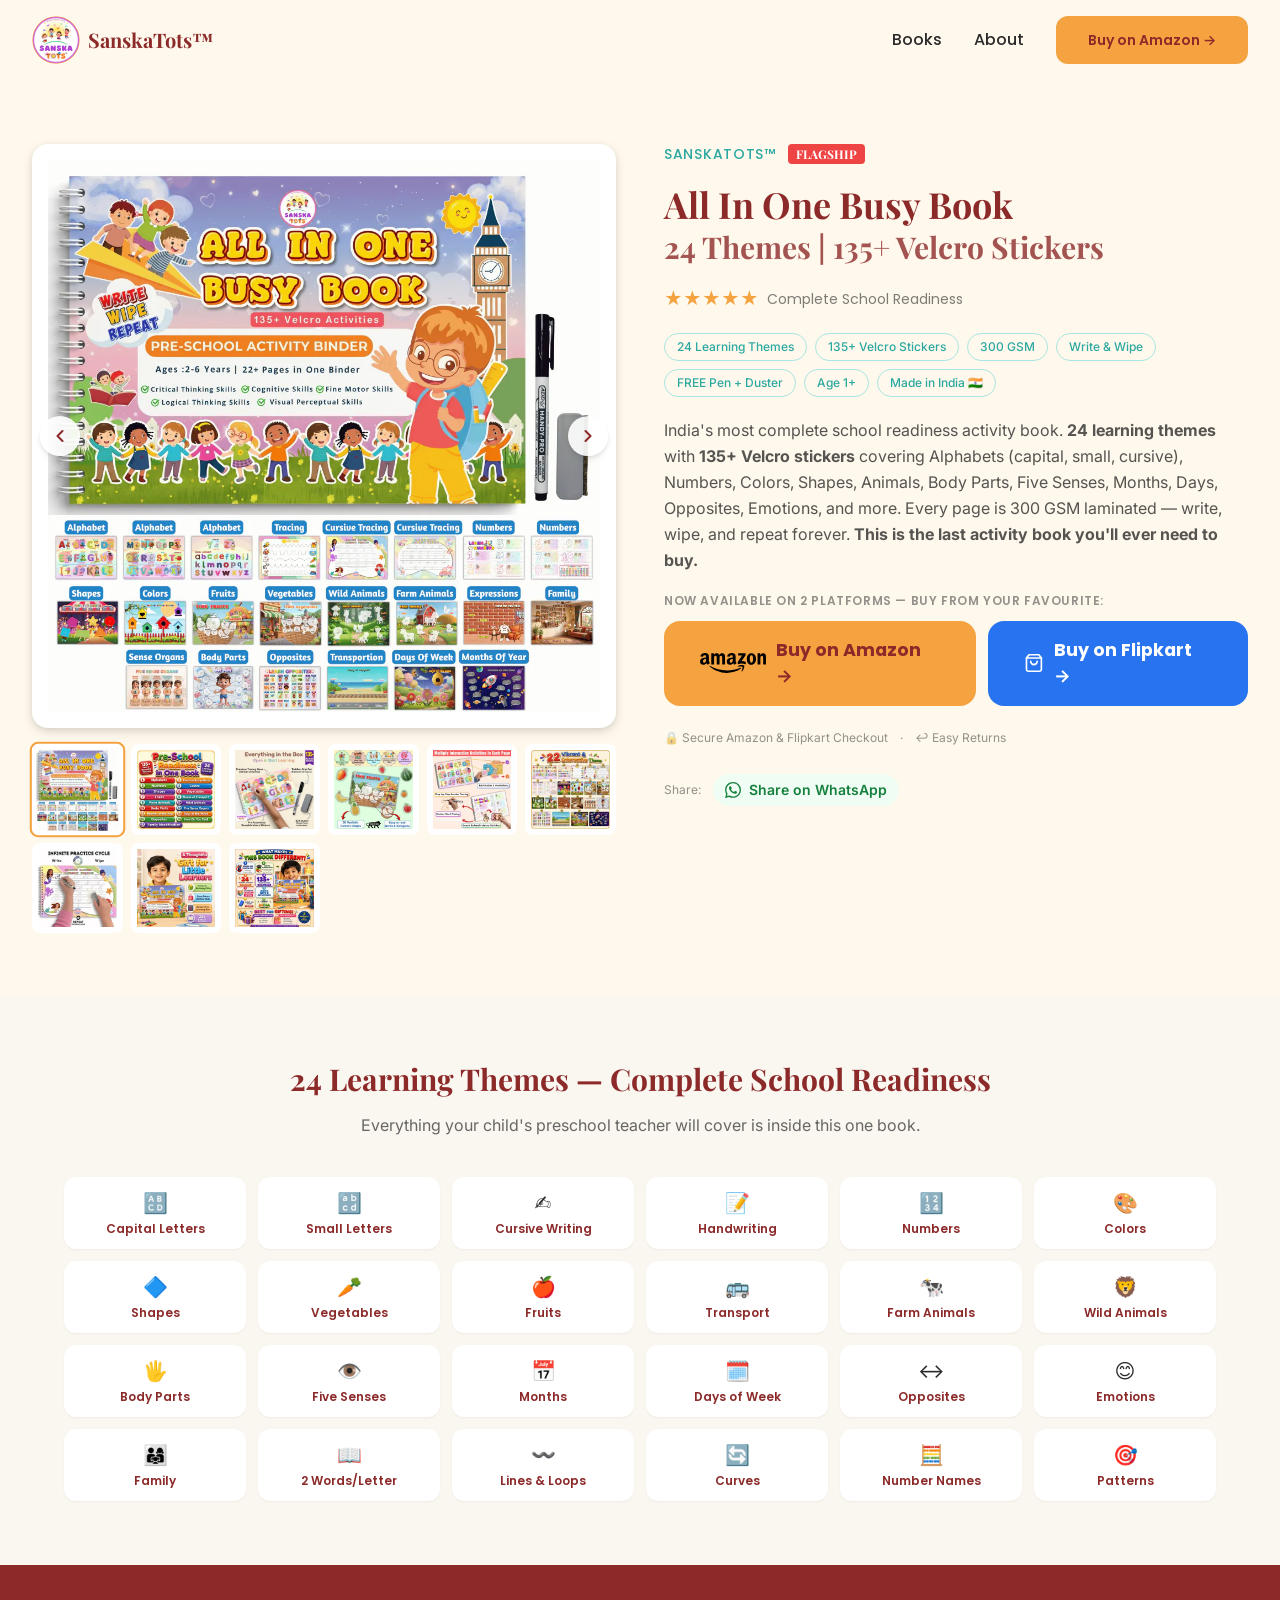
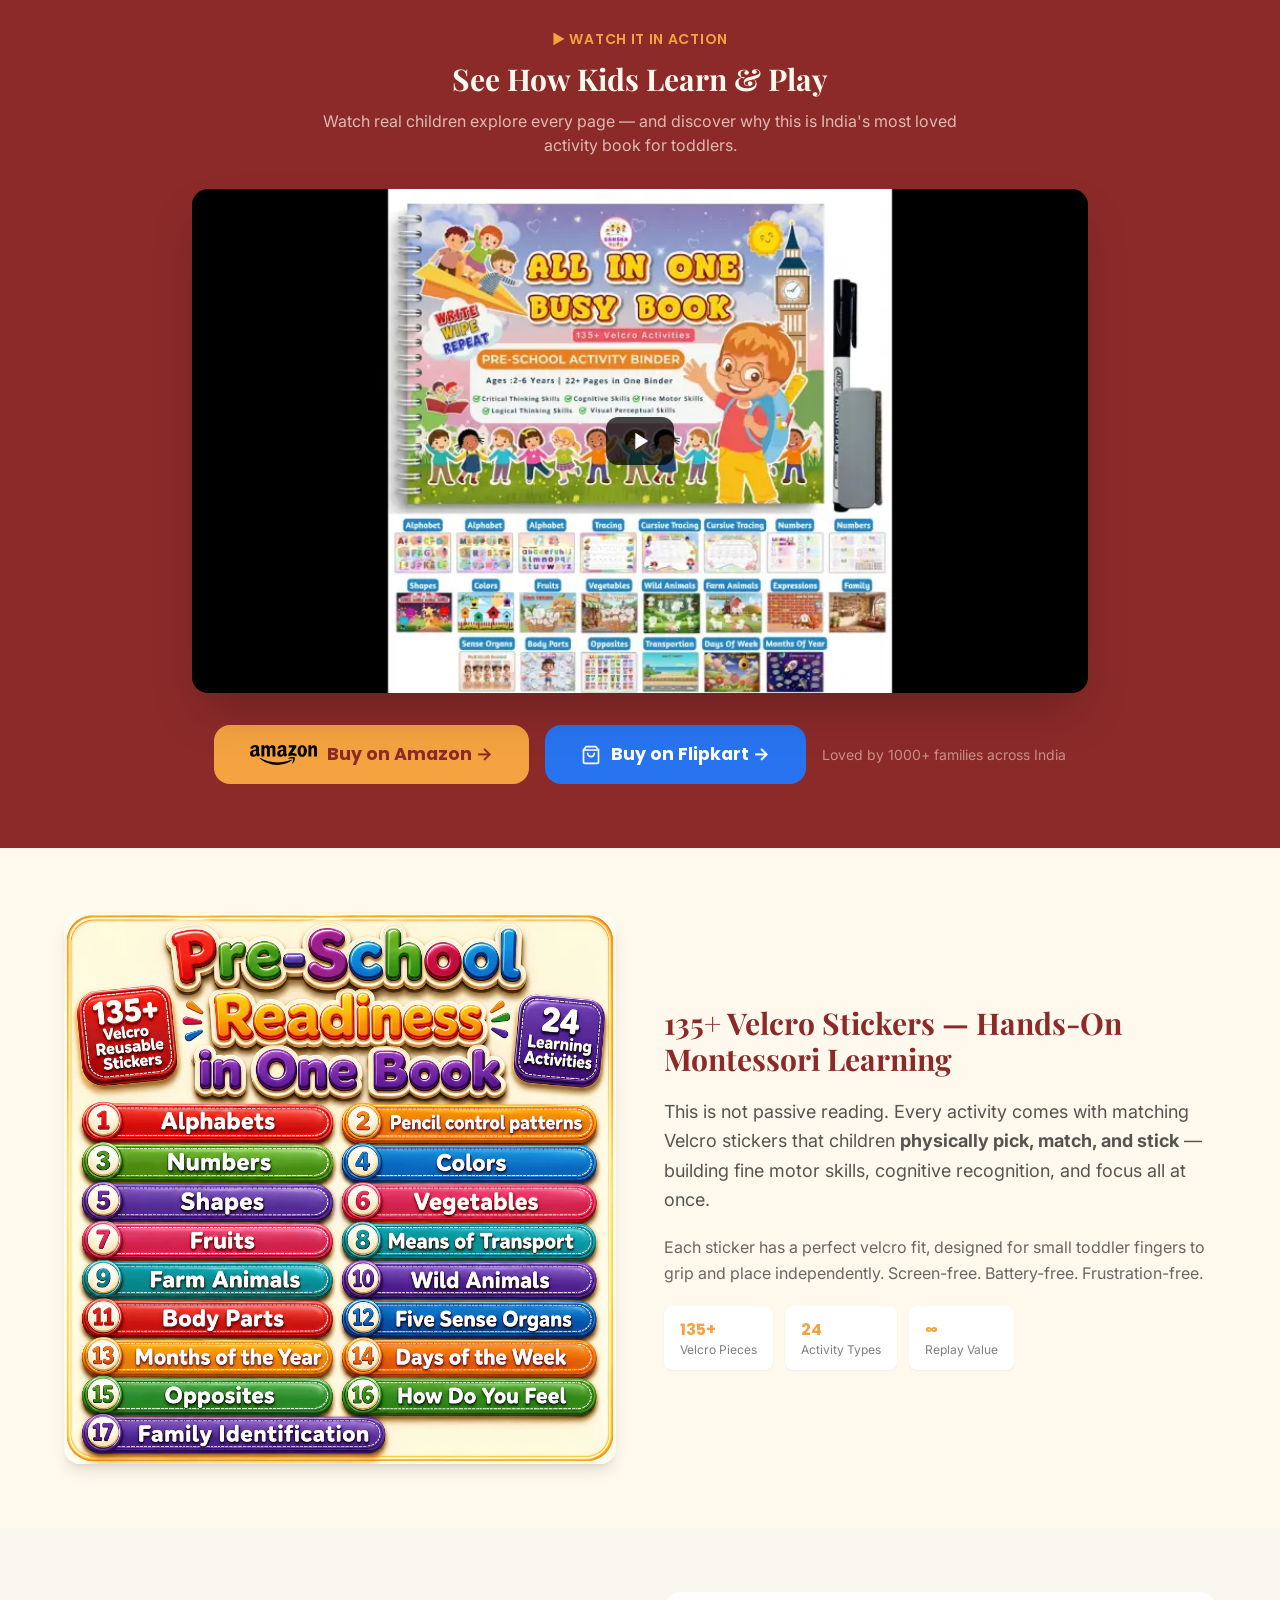
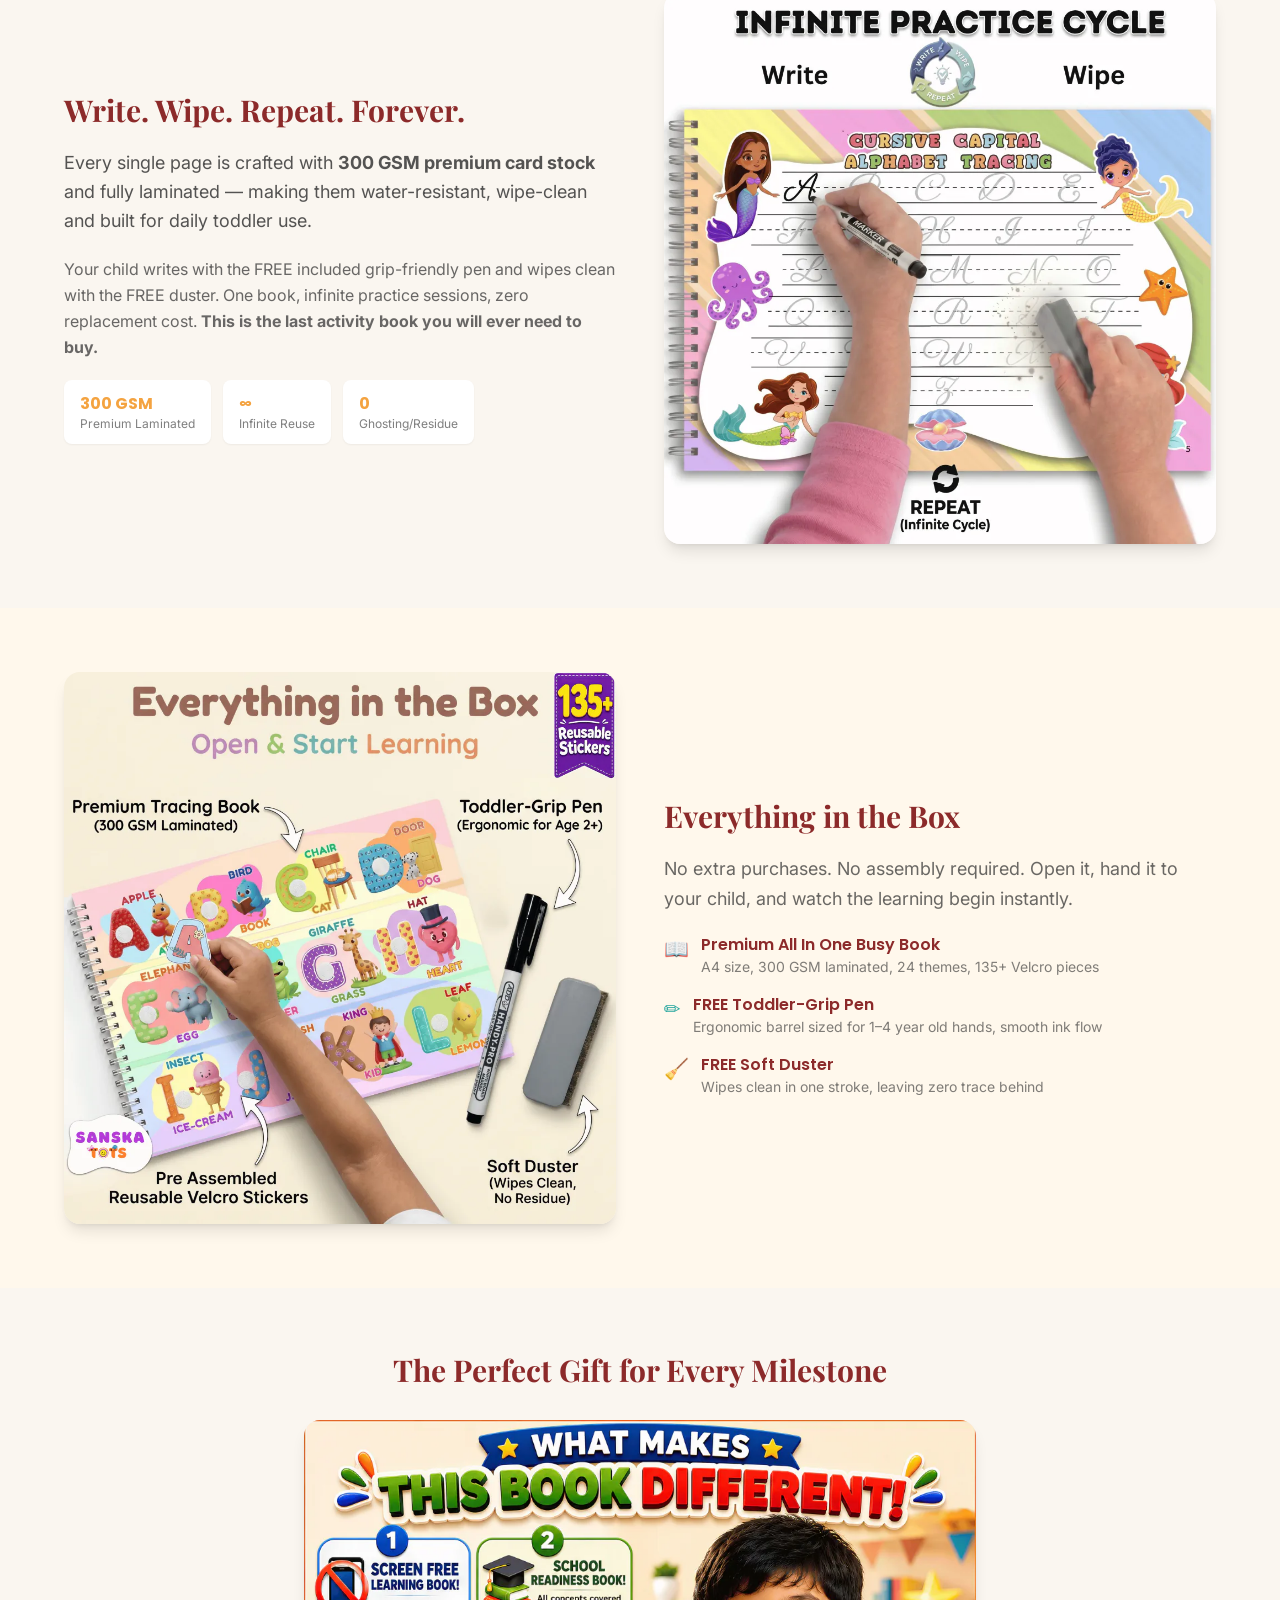
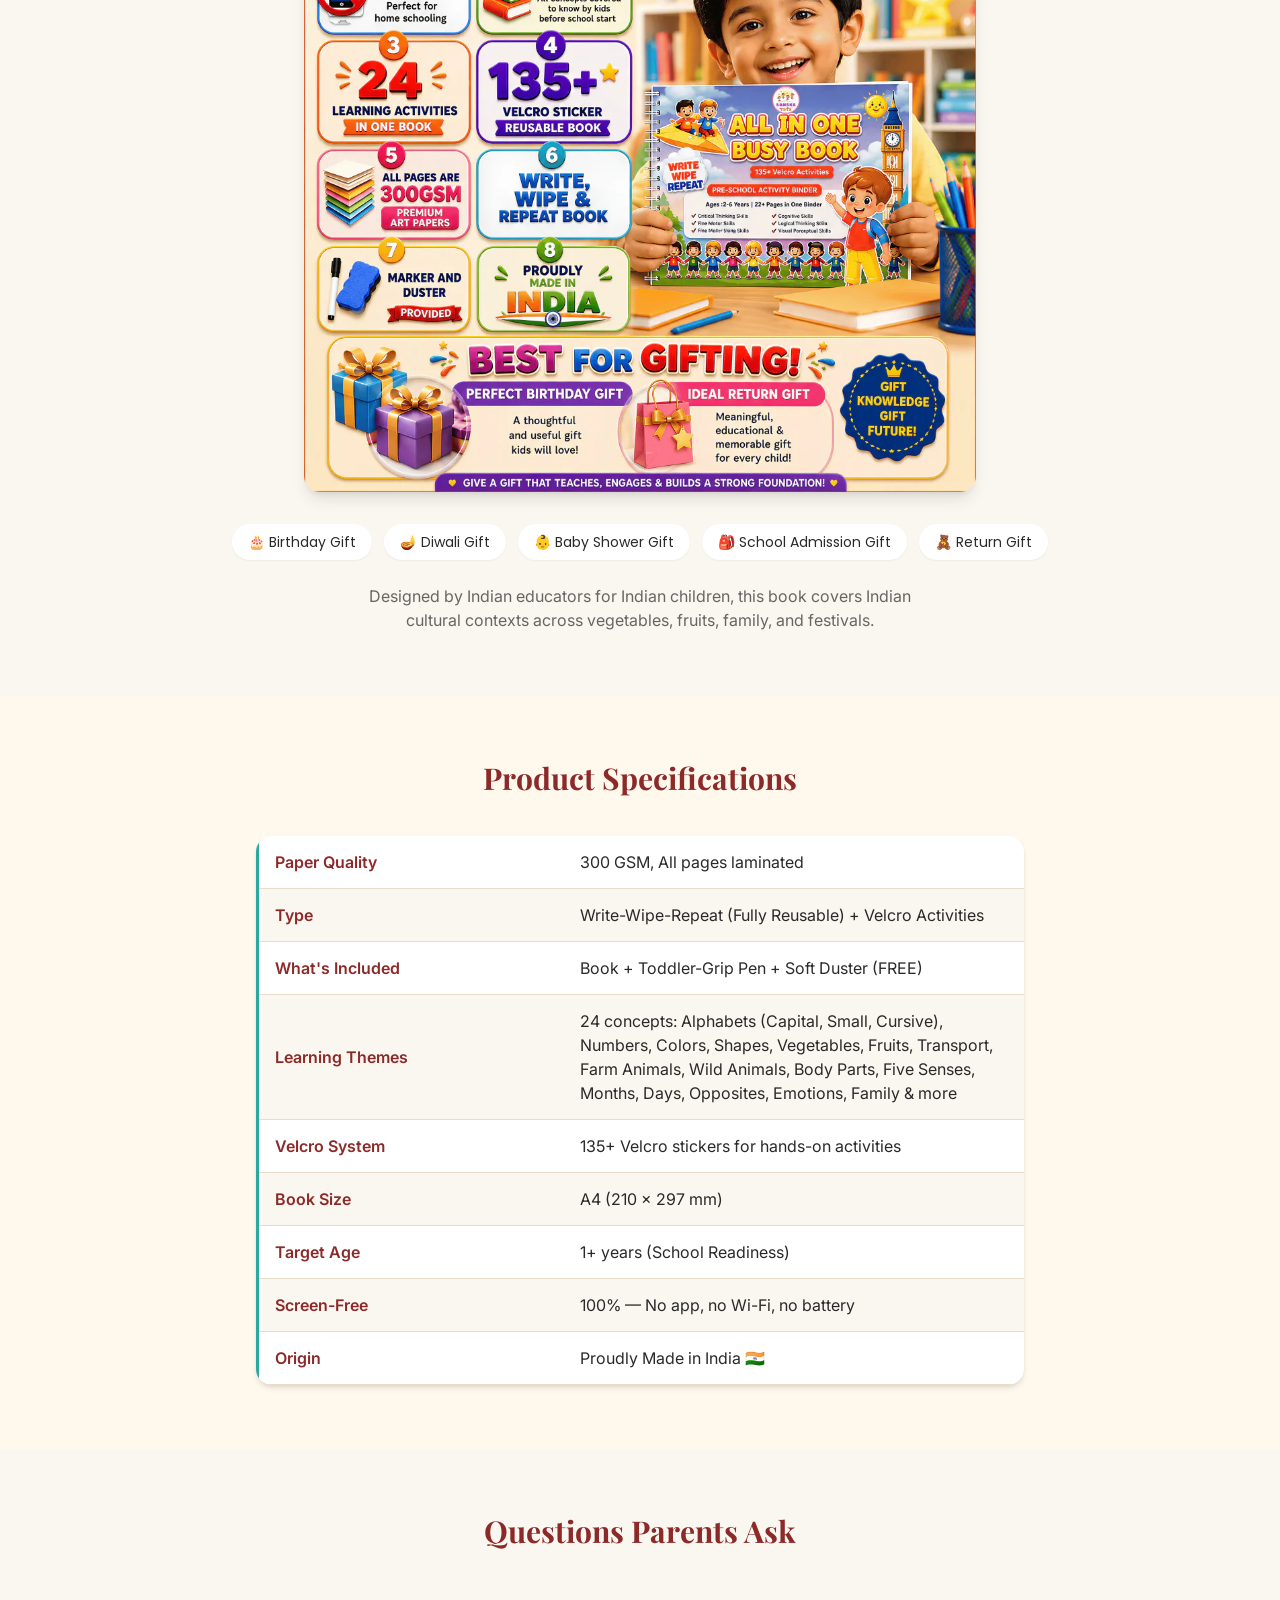
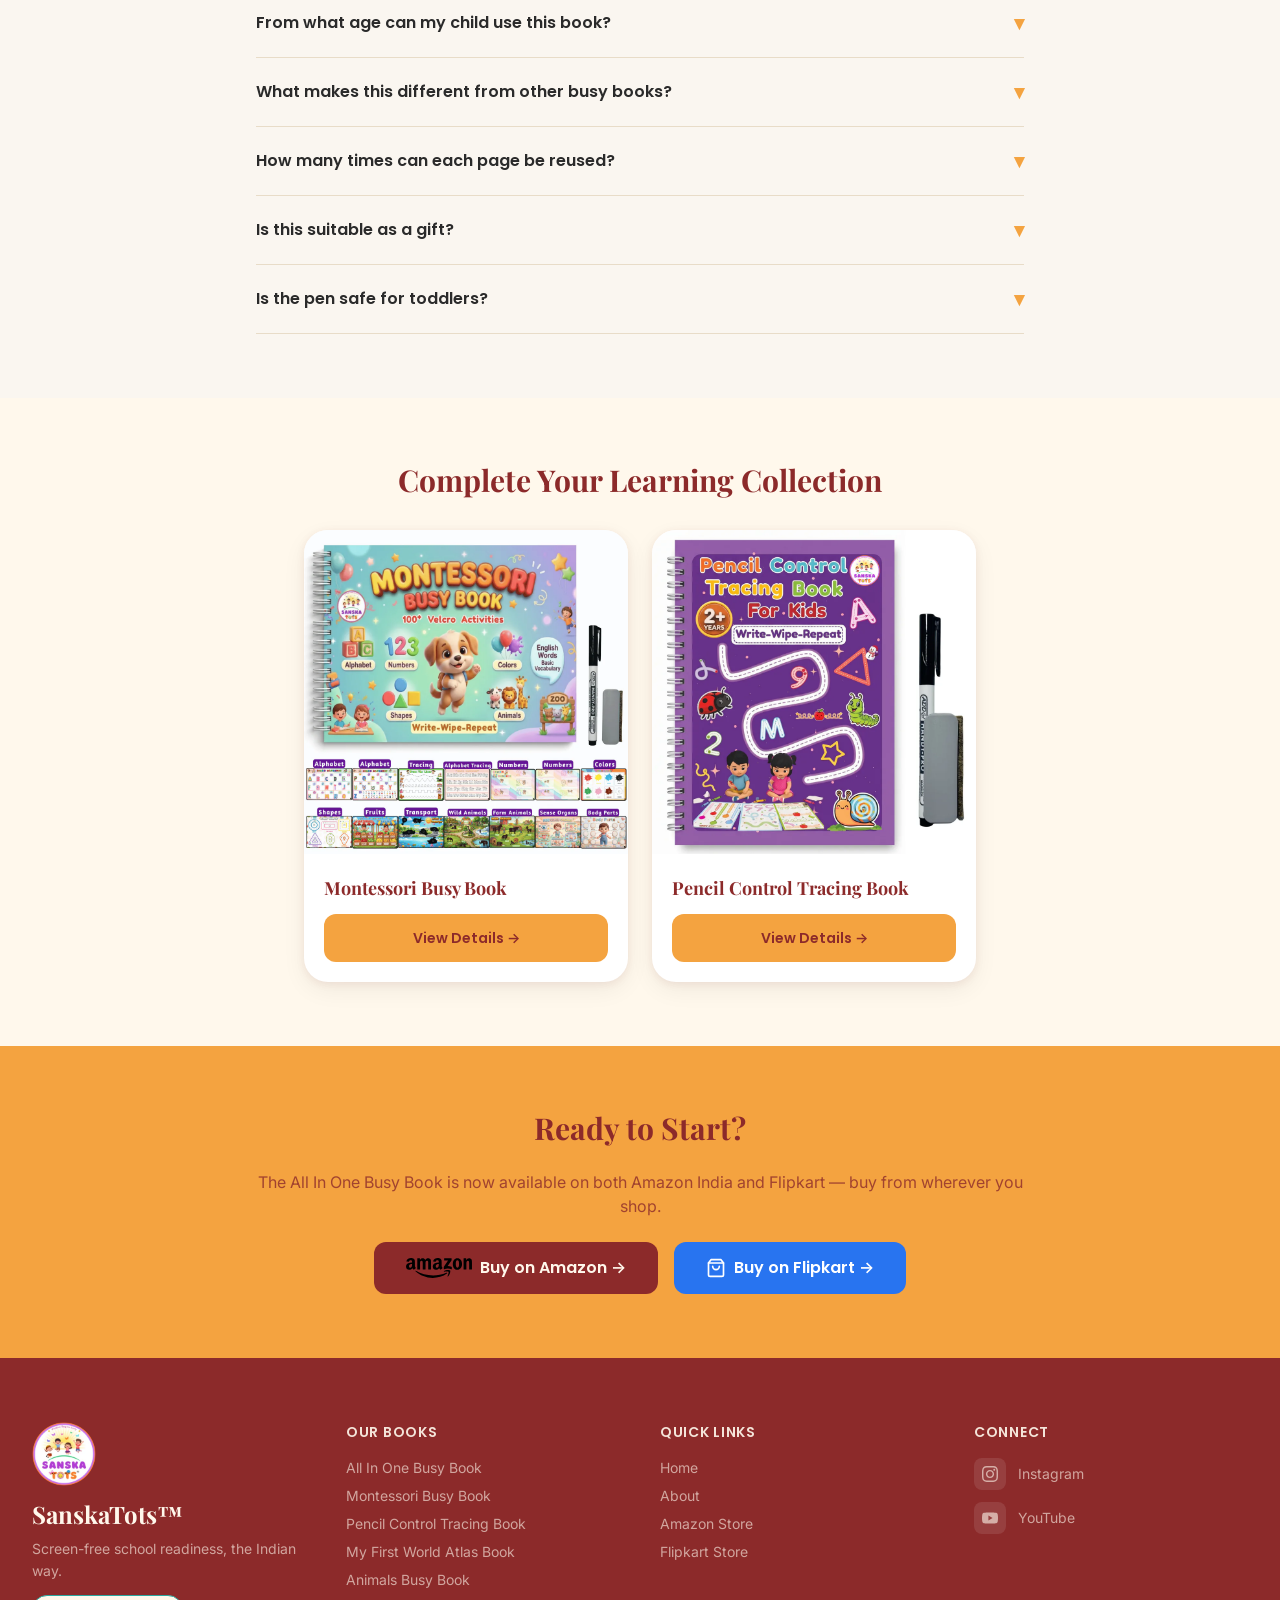
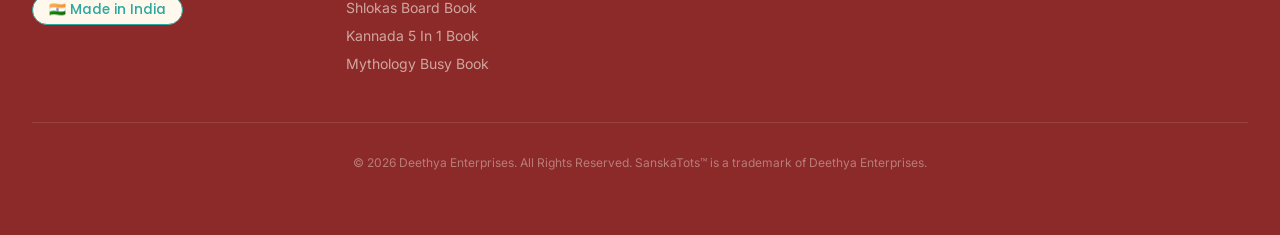
<file: products/all-in-one-busy-book.html>
<!DOCTYPE html>
<html lang="en">
<head>
  <meta charset="UTF-8" />
  <meta name="viewport" content="width=device-width, initial-scale=1.0" />
  <title>SanskaTots All In One Busy Book | 24 Learning Themes | 135+ Velcro Stickers | Age 1+</title>
  <meta name="description" content="India's most complete school readiness activity book. 24 learning themes, 135+ Velcro stickers, Write-Wipe-Repeat. 300 GSM laminated. FREE pen & duster. Age 1+. Made in India." />
  <link rel="canonical" href="https://www.sanskatots.com/products/all-in-one-busy-book.html" />
  <link rel="icon" type="image/png" href="/images/SanskaTots-logo.png" />

  <!-- Open Graph -->
  <meta property="og:title" content="SanskaTots All In One Busy Book — 24 Themes, 135+ Velcro Stickers" />
  <meta property="og:description" content="India's most complete school readiness activity book. 24 themes, 135+ Velcro stickers, Write-Wipe-Repeat. Age 1+." />
  <meta property="og:image" content="https://www.sanskatots.com/images/all-in-one-busy-book/1.webp" />
  <meta property="og:url" content="https://www.sanskatots.com/products/all-in-one-busy-book.html" />
  <meta property="og:type" content="product" />
  <meta property="og:site_name" content="SanskaTots™" />

  <!-- Structured Data -->
  <script type="application/ld+json">
  {
    "@context": "https://schema.org",
    "@type": "Product",
    "name": "SanskaTots All In One Busy Book",
    "image": [
      "https://www.sanskatots.com/images/all-in-one-busy-book/1.webp",
      "https://www.sanskatots.com/images/all-in-one-busy-book/2.webp",
      "https://www.sanskatots.com/images/all-in-one-busy-book/3.webp",
      "https://www.sanskatots.com/images/all-in-one-busy-book/4.webp"
    ],
    "description": "India's most complete school readiness activity book. 24 learning themes, 135+ Velcro stickers, Write-Wipe-Repeat technology. 300 GSM laminated pages. Includes FREE toddler-grip pen and soft duster.",
    "brand": {
      "@type": "Brand",
      "name": "SanskaTots"
    }
  }
  </script>

  <!-- FAQ Schema -->
  <script type="application/ld+json">
  {
    "@context": "https://schema.org",
    "@type": "FAQPage",
    "mainEntity": [
      {
        "@type": "Question",
        "name": "From what age can my child use this book?",
        "acceptedAnswer": {
          "@type": "Answer",
          "text": "From 1 year onwards with parental support. Independently from 2 years. The 24 themes cover concepts from basic (colors, shapes) to advanced (cursive writing, opposites)."
        }
      },
      {
        "@type": "Question",
        "name": "What makes this different from other busy books?",
        "acceptedAnswer": {
          "@type": "Answer",
          "text": "This is the most comprehensive busy book available — 24 learning themes and 135+ Velcro stickers covering the entire preschool curriculum. Most competitors offer 5-10 themes."
        }
      },
      {
        "@type": "Question",
        "name": "How many times can each page be reused?",
        "acceptedAnswer": {
          "@type": "Answer",
          "text": "The 300 GSM lamination is designed for hundreds of repeated uses. Under normal daily use, pages will last years without degradation."
        }
      },
      {
        "@type": "Question",
        "name": "Is this suitable as a gift?",
        "acceptedAnswer": {
          "@type": "Answer",
          "text": "Absolutely — this is the flagship gift for birthdays, Diwali, baby showers, and school admission celebrations for children aged 1–5."
        }
      }
    ]
  }
  </script>

  <!-- Fonts -->
  <link rel="preconnect" href="https://fonts.googleapis.com">
  <link rel="preconnect" href="https://fonts.gstatic.com" crossorigin>
  <link href="https://fonts.googleapis.com/css2?family=Playfair+Display:wght@600;700;800&family=Inter:wght@400;500;600&family=Poppins:wght@500;600;700&display=swap" rel="stylesheet">

  <!-- Tailwind CSS — prebuilt & minified (see tailwind.config.js) -->
  <link rel="stylesheet" href="../css/tailwind.css" />

  <link rel="stylesheet" href="../css/style.css" />

  <!-- LCP image -->
  <link rel="preload" as="image" href="../images/all-in-one-busy-book/1.webp" fetchpriority="high" />
</head>
<body class="font-body bg-cream">

  <!-- Skip Link -->
  <a href="#main-content" class="sr-only focus:not-sr-only focus:absolute focus:top-4 focus:left-4 focus:z-[200] focus:bg-saffron focus:text-maroon focus:px-4 focus:py-2 focus:rounded-lg">Skip to content</a>

  <!-- Navigation -->
  <nav class="nav-sticky fixed top-0 left-0 right-0 z-50 px-4 md:px-8 py-4">
    <div class="max-w-7xl mx-auto flex items-center justify-between">
      <a href="../index.html" class="flex items-center gap-2">
        <img src="../images/SanskaTots-logo.webp" alt="SanskaTots™" class="h-12 w-12 rounded-full" width="48" height="48" />
        <span class="font-heading text-xl font-bold text-maroon hidden sm:inline">SanskaTots™</span>
      </a>
      <div class="hidden md:flex items-center gap-8">
        <a href="../books.html" class="font-ui font-medium text-charcoal hover:text-saffron-dark transition-colors">Books</a>
        <a href="../about.html" class="font-ui font-medium text-charcoal hover:text-saffron-dark transition-colors">About</a>
        <a href="https://www.amazon.in/dp/8168580842?tag=sanskatots-21&utm_source=sanskatots-website&utm_medium=header-nav&utm_campaign=all-in-one-busy-book" target="_blank" rel="noopener noreferrer" class="btn-primary text-sm" data-amazon-cta data-product-name="All In One Busy Book" data-placement="header-nav">
          Buy on Amazon →
        </a>
      </div>
      <button id="nav-hamburger" class="md:hidden flex flex-col gap-1.5 p-2" aria-label="Open navigation menu">
        <span class="block w-6 h-0.5 bg-maroon rounded"></span>
        <span class="block w-6 h-0.5 bg-maroon rounded"></span>
        <span class="block w-6 h-0.5 bg-maroon rounded"></span>
      </button>
    </div>
  </nav>

  <!-- Mobile Nav Overlay -->
  <div id="mobile-nav-overlay" class="mobile-nav-overlay flex flex-col items-center justify-center gap-8">
    <button id="mobile-nav-close" class="absolute top-6 right-6 text-cream text-3xl" aria-label="Close navigation">✕</button>
    <a href="../index.html" class="flex flex-col items-center gap-3">
      <img src="../images/SanskaTots-logo.webp" alt="SanskaTots™" class="h-20 w-20 rounded-full" width="80" height="80" />
      <span class="text-cream font-heading text-2xl font-bold">SanskaTots™</span>
    </a>
    <a href="../books.html" class="text-cream font-ui text-xl">Books</a>
    <a href="../about.html" class="text-cream font-ui text-xl">About</a>
    <a href="https://www.amazon.in/dp/8168580842?tag=sanskatots-21&utm_source=sanskatots-website&utm_medium=mobile-nav&utm_campaign=all-in-one-busy-book" target="_blank" rel="noopener noreferrer" class="btn-primary text-lg mt-4" data-amazon-cta data-product-name="All In One Busy Book" data-placement="mobile-nav">
      Buy on Amazon →
    </a>
  </div>

  <!-- Main Content -->
  <main id="main-content" class="pt-20">

    <!-- Product Hero Section -->
    <section class="py-8 md:py-16 px-4 md:px-8">
      <div class="max-w-7xl mx-auto grid grid-cols-1 lg:grid-cols-2 gap-8 lg:gap-12 items-start">

        <!-- Image Gallery -->
        <div data-gallery class="space-y-4">
          <!-- Main Image -->
          <div class="gallery-main relative aspect-square bg-white flex items-center justify-center p-4">
            <img
              src="../images/all-in-one-busy-book/1.webp"
              fetchpriority="high"
              decoding="async"
              alt="SanskaTots All In One Busy Book — complete product with pen and duster"
              class="max-w-full max-h-full object-contain transition-opacity duration-200"
              width="600"
              height="600"
            />
            <!-- Prev Button -->
            <button class="gallery-prev absolute left-2 top-1/2 -translate-y-1/2 bg-white/90 hover:bg-white text-maroon rounded-full w-10 h-10 flex items-center justify-center shadow-md transition-all hover:scale-110 z-10" aria-label="Previous image">
              <svg xmlns="http://www.w3.org/2000/svg" class="w-5 h-5" viewBox="0 0 24 24" fill="none" stroke="currentColor" stroke-width="2.5" stroke-linecap="round" stroke-linejoin="round"><polyline points="15 18 9 12 15 6"/></svg>
            </button>
            <!-- Next Button -->
            <button class="gallery-next absolute right-2 top-1/2 -translate-y-1/2 bg-white/90 hover:bg-white text-maroon rounded-full w-10 h-10 flex items-center justify-center shadow-md transition-all hover:scale-110 z-10" aria-label="Next image">
              <svg xmlns="http://www.w3.org/2000/svg" class="w-5 h-5" viewBox="0 0 24 24" fill="none" stroke="currentColor" stroke-width="2.5" stroke-linecap="round" stroke-linejoin="round"><polyline points="9 18 15 12 9 6"/></svg>
            </button>
          </div>
          <!-- Thumbnails -->
          <div class="grid grid-cols-6 gap-2">
            <div class="gallery-thumb active aspect-square bg-white p-1" data-src="../images/all-in-one-busy-book/1.webp" data-alt="All In One Busy Book product shot">
              <img src="../images/all-in-one-busy-book/1-thumb.webp" alt="Product thumbnail" class="w-full h-full object-contain" loading="lazy" />
            </div>
            <div class="gallery-thumb aspect-square bg-white p-1" data-src="../images/all-in-one-busy-book/2.webp" data-alt="24 learning themes overview">
              <img src="../images/all-in-one-busy-book/2-thumb.webp" alt="24 learning themes" class="w-full h-full object-contain" loading="lazy" />
            </div>
            <div class="gallery-thumb aspect-square bg-white p-1" data-src="../images/all-in-one-busy-book/3.webp" data-alt="135+ Velcro stickers">
              <img src="../images/all-in-one-busy-book/3-thumb.webp" alt="Velcro stickers" class="w-full h-full object-contain" loading="lazy" />
            </div>
            <div class="gallery-thumb aspect-square bg-white p-1" data-src="../images/all-in-one-busy-book/4.webp" data-alt="Write-Wipe-Repeat feature">
              <img src="../images/all-in-one-busy-book/4-thumb.webp" alt="Write wipe repeat" class="w-full h-full object-contain" loading="lazy" />
            </div>
            <div class="gallery-thumb aspect-square bg-white p-1" data-src="../images/all-in-one-busy-book/5.webp" data-alt="What's in the box">
              <img src="../images/all-in-one-busy-book/5-thumb.webp" alt="What's in the box" class="w-full h-full object-contain" loading="lazy" />
            </div>
            <div class="gallery-thumb aspect-square bg-white p-1" data-src="../images/all-in-one-busy-book/6.webp" data-alt="Inside pages preview">
              <img src="../images/all-in-one-busy-book/6-thumb.webp" alt="Inside pages" class="w-full h-full object-contain" loading="lazy" />
            </div>
            <div class="gallery-thumb aspect-square bg-white p-1" data-src="../images/all-in-one-busy-book/7.webp" data-alt="Quality comparison">
              <img src="../images/all-in-one-busy-book/7-thumb.webp" alt="Quality comparison" class="w-full h-full object-contain" loading="lazy" />
            </div>
            <div class="gallery-thumb aspect-square bg-white p-1" data-src="../images/all-in-one-busy-book/8.webp" data-alt="Gift positioning">
              <img src="../images/all-in-one-busy-book/8-thumb.webp" alt="Gift positioning" class="w-full h-full object-contain" loading="lazy" />
            </div>
            <div class="gallery-thumb aspect-square bg-white p-1" data-src="../images/all-in-one-busy-book/9.webp" data-alt="Made in India">
              <img src="../images/all-in-one-busy-book/9-thumb.webp" alt="Made in India" class="w-full h-full object-contain" loading="lazy" />
            </div>
          </div>
        </div>

        <!-- Product Info -->
        <div class="space-y-5">
          <div class="flex items-center gap-3">
            <span class="font-ui text-sm font-medium text-teal tracking-wider uppercase">SanskaTots™</span>
            <span class="bg-red-500 text-white text-xs font-heading font-bold px-2 py-0.5 rounded">FLAGSHIP</span>
          </div>
          
          <h1 class="font-heading text-3xl md:text-4xl font-bold leading-tight">
            All In One Busy Book<br>
            <span class="text-2xl md:text-3xl text-maroon/80">24 Themes | 135+ Velcro Stickers</span>
          </h1>

          <!-- Rating -->
          <div class="flex items-center gap-2">
            <span class="text-saffron text-lg">★★★★★</span>
            <span class="text-sm text-charcoal/60 font-ui">Complete School Readiness</span>
          </div>

          <!-- Tags -->
          <div class="flex flex-wrap gap-2">
            <span class="tag-chip">24 Learning Themes</span>
            <span class="tag-chip">135+ Velcro Stickers</span>
            <span class="tag-chip">300 GSM</span>
            <span class="tag-chip">Write & Wipe</span>
            <span class="tag-chip">FREE Pen + Duster</span>
            <span class="tag-chip">Age 1+</span>
            <span class="tag-chip">Made in India 🇮🇳</span>
          </div>

          <!-- Short Description -->
          <p class="text-charcoal/80 leading-relaxed">
            India's most complete school readiness activity book. <strong>24 learning themes</strong> with 
            <strong>135+ Velcro stickers</strong> covering Alphabets (capital, small, cursive), Numbers, Colors, 
            Shapes, Animals, Body Parts, Five Senses, Months, Days, Opposites, Emotions, and more. 
            Every page is 300 GSM laminated — write, wipe, and repeat forever. 
            <strong>This is the last activity book you'll ever need to buy.</strong>
          </p>

          <!-- Buy Buttons -->
          <div class="space-y-3">
            <p class="font-ui text-xs font-semibold uppercase tracking-wider text-charcoal/50">Now available on 2 platforms — buy from your favourite:</p>
            <div class="flex flex-col sm:flex-row gap-3">
              <a 
                href="https://www.amazon.in/dp/8168580842?tag=sanskatots-21&utm_source=sanskatots-website&utm_medium=product-detail&utm_campaign=all-in-one-busy-book" 
                target="_blank" 
                rel="noopener noreferrer" 
                class="btn-amazon w-full sm:w-auto justify-center"
                data-amazon-cta 
                data-product-name="All In One Busy Book" 
                data-placement="product-detail"
              >
                <img src="../images/brand/amazon-logo.svg" alt="Amazon" style="height:20px;width:auto;filter:brightness(0);">
                Buy on Amazon →
              </a>
              <a 
                href="https://dl.flipkart.com/s/MDCYnqNNNN" 
                target="_blank" 
                rel="noopener noreferrer" 
                class="btn-flipkart w-full sm:w-auto justify-center"
                data-flipkart-cta 
                data-product-name="All In One Busy Book" 
                data-placement="product-detail"
              >
                <svg xmlns="http://www.w3.org/2000/svg" class="w-5 h-5" viewBox="0 0 24 24" fill="none" stroke="currentColor" stroke-width="2" stroke-linecap="round" stroke-linejoin="round"><path d="M6 2 3 6v14a2 2 0 0 0 2 2h14a2 2 0 0 0 2-2V6l-3-4z"/><line x1="3" y1="6" x2="21" y2="6"/><path d="M16 10a4 4 0 0 1-8 0"/></svg>
                Buy on Flipkart →
              </a>
            </div>
          </div>

          <!-- Trust signals -->
          <div class="flex flex-wrap items-center gap-3 text-xs text-charcoal/50 pt-1">
            <span>🔒 Secure Amazon &amp; Flipkart Checkout</span>
            <span>·</span>
            <span>↩️ Easy Returns</span>
          </div>

          <!-- Share -->
          <div class="flex items-center gap-3 pt-2">
            <span class="text-xs text-charcoal/50">Share:</span>
            <a href="https://wa.me/?text=Check%20out%20this%20amazing%20All%20In%20One%20Busy%20Book%20for%20kids%20by%20SanskaTots!%20https://www.sanskatots.com/products/all-in-one-busy-book.html" target="_blank" rel="noopener noreferrer" class="flex items-center gap-2 bg-green-50 hover:bg-green-500 text-green-700 hover:text-white rounded-full px-3 py-1.5 text-sm font-semibold transition-all duration-200">
              <svg xmlns="http://www.w3.org/2000/svg" class="w-4 h-4" viewBox="0 0 24 24" fill="currentColor"><path d="M17.472 14.382c-.297-.149-1.758-.867-2.03-.967-.273-.099-.471-.148-.67.15-.197.297-.767.966-.94 1.164-.173.199-.347.223-.644.075-.297-.15-1.255-.463-2.39-1.475-.883-.788-1.48-1.761-1.653-2.059-.173-.297-.018-.458.13-.606.134-.133.298-.347.446-.52.149-.174.198-.298.298-.497.099-.198.05-.371-.025-.52-.075-.149-.669-1.612-.916-2.207-.242-.579-.487-.5-.669-.51-.173-.008-.371-.01-.57-.01-.198 0-.52.074-.792.372-.272.297-1.04 1.016-1.04 2.479 0 1.462 1.065 2.875 1.213 3.074.149.198 2.096 3.2 5.077 4.487.709.306 1.262.489 1.694.625.712.227 1.36.195 1.871.118.571-.085 1.758-.719 2.006-1.413.248-.694.248-1.289.173-1.413-.074-.124-.272-.198-.57-.347m-5.421 7.403h-.004a9.87 9.87 0 0 1-5.031-1.378l-.361-.214-3.741.982.998-3.648-.235-.374a9.86 9.86 0 0 1-1.51-5.26c.001-5.45 4.436-9.884 9.888-9.884 2.64 0 5.122 1.03 6.988 2.898a9.825 9.825 0 0 1 2.893 6.994c-.003 5.45-4.437 9.884-9.885 9.884m8.413-18.297A11.815 11.815 0 0 0 12.05 0C5.495 0 .16 5.335.157 11.892c0 2.096.547 4.142 1.588 5.945L.057 24l6.305-1.654a11.882 11.882 0 0 0 5.683 1.448h.005c6.554 0 11.89-5.335 11.893-11.893a11.821 11.821 0 0 0-3.48-8.413z"/></svg>
              Share on WhatsApp
            </a>
          </div>
        </div>
      </div>
    </section>

    <!-- Feature Section: 24 Learning Themes -->
    <section class="py-16 px-4 md:px-8 bg-off-white" data-animate>
      <div class="max-w-6xl mx-auto">
        <h2 class="font-heading text-2xl md:text-3xl font-bold text-center mb-4">24 Learning Themes — Complete School Readiness</h2>
        <p class="text-center text-charcoal/70 mb-10 max-w-2xl mx-auto">Everything your child's preschool teacher will cover is inside this one book.</p>

        <div class="grid grid-cols-2 md:grid-cols-4 lg:grid-cols-6 gap-3 mt-8">
          <div class="bg-white rounded-xl p-3 text-center shadow-sm">
            <div class="text-xl mb-1">🔠</div>
            <div class="font-ui font-semibold text-xs text-maroon">Capital Letters</div>
          </div>
          <div class="bg-white rounded-xl p-3 text-center shadow-sm">
            <div class="text-xl mb-1">🔡</div>
            <div class="font-ui font-semibold text-xs text-maroon">Small Letters</div>
          </div>
          <div class="bg-white rounded-xl p-3 text-center shadow-sm">
            <div class="text-xl mb-1">✍️</div>
            <div class="font-ui font-semibold text-xs text-maroon">Cursive Writing</div>
          </div>
          <div class="bg-white rounded-xl p-3 text-center shadow-sm">
            <div class="text-xl mb-1">📝</div>
            <div class="font-ui font-semibold text-xs text-maroon">Handwriting</div>
          </div>
          <div class="bg-white rounded-xl p-3 text-center shadow-sm">
            <div class="text-xl mb-1">🔢</div>
            <div class="font-ui font-semibold text-xs text-maroon">Numbers</div>
          </div>
          <div class="bg-white rounded-xl p-3 text-center shadow-sm">
            <div class="text-xl mb-1">🎨</div>
            <div class="font-ui font-semibold text-xs text-maroon">Colors</div>
          </div>
          <div class="bg-white rounded-xl p-3 text-center shadow-sm">
            <div class="text-xl mb-1">🔷</div>
            <div class="font-ui font-semibold text-xs text-maroon">Shapes</div>
          </div>
          <div class="bg-white rounded-xl p-3 text-center shadow-sm">
            <div class="text-xl mb-1">🥕</div>
            <div class="font-ui font-semibold text-xs text-maroon">Vegetables</div>
          </div>
          <div class="bg-white rounded-xl p-3 text-center shadow-sm">
            <div class="text-xl mb-1">🍎</div>
            <div class="font-ui font-semibold text-xs text-maroon">Fruits</div>
          </div>
          <div class="bg-white rounded-xl p-3 text-center shadow-sm">
            <div class="text-xl mb-1">🚌</div>
            <div class="font-ui font-semibold text-xs text-maroon">Transport</div>
          </div>
          <div class="bg-white rounded-xl p-3 text-center shadow-sm">
            <div class="text-xl mb-1">🐄</div>
            <div class="font-ui font-semibold text-xs text-maroon">Farm Animals</div>
          </div>
          <div class="bg-white rounded-xl p-3 text-center shadow-sm">
            <div class="text-xl mb-1">🦁</div>
            <div class="font-ui font-semibold text-xs text-maroon">Wild Animals</div>
          </div>
          <div class="bg-white rounded-xl p-3 text-center shadow-sm">
            <div class="text-xl mb-1">🖐️</div>
            <div class="font-ui font-semibold text-xs text-maroon">Body Parts</div>
          </div>
          <div class="bg-white rounded-xl p-3 text-center shadow-sm">
            <div class="text-xl mb-1">👁️</div>
            <div class="font-ui font-semibold text-xs text-maroon">Five Senses</div>
          </div>
          <div class="bg-white rounded-xl p-3 text-center shadow-sm">
            <div class="text-xl mb-1">📅</div>
            <div class="font-ui font-semibold text-xs text-maroon">Months</div>
          </div>
          <div class="bg-white rounded-xl p-3 text-center shadow-sm">
            <div class="text-xl mb-1">🗓️</div>
            <div class="font-ui font-semibold text-xs text-maroon">Days of Week</div>
          </div>
          <div class="bg-white rounded-xl p-3 text-center shadow-sm">
            <div class="text-xl mb-1">↔️</div>
            <div class="font-ui font-semibold text-xs text-maroon">Opposites</div>
          </div>
          <div class="bg-white rounded-xl p-3 text-center shadow-sm">
            <div class="text-xl mb-1">😊</div>
            <div class="font-ui font-semibold text-xs text-maroon">Emotions</div>
          </div>
          <div class="bg-white rounded-xl p-3 text-center shadow-sm">
            <div class="text-xl mb-1">👨‍👩‍👧</div>
            <div class="font-ui font-semibold text-xs text-maroon">Family</div>
          </div>
          <div class="bg-white rounded-xl p-3 text-center shadow-sm">
            <div class="text-xl mb-1">📖</div>
            <div class="font-ui font-semibold text-xs text-maroon">2 Words/Letter</div>
          </div>
          <div class="bg-white rounded-xl p-3 text-center shadow-sm">
            <div class="text-xl mb-1">〰️</div>
            <div class="font-ui font-semibold text-xs text-maroon">Lines & Loops</div>
          </div>
          <div class="bg-white rounded-xl p-3 text-center shadow-sm">
            <div class="text-xl mb-1">🔄</div>
            <div class="font-ui font-semibold text-xs text-maroon">Curves</div>
          </div>
          <div class="bg-white rounded-xl p-3 text-center shadow-sm">
            <div class="text-xl mb-1">🧮</div>
            <div class="font-ui font-semibold text-xs text-maroon">Number Names</div>
          </div>
          <div class="bg-white rounded-xl p-3 text-center shadow-sm">
            <div class="text-xl mb-1">🎯</div>
            <div class="font-ui font-semibold text-xs text-maroon">Patterns</div>
          </div>
        </div>
      </div>
    </section>

    <!-- Product Video Section -->
    <section class="py-16 px-4 md:px-8 bg-maroon" data-animate>
      <div class="max-w-4xl mx-auto text-center">
        <p class="font-ui text-saffron text-sm font-semibold uppercase tracking-wider mb-3">▶ Watch It In Action</p>
        <h2 class="font-heading text-2xl md:text-3xl font-bold text-cream mb-3">See How Kids Learn &amp; Play</h2>
        <p class="text-cream/70 mb-8 max-w-2xl mx-auto">Watch real children explore every page — and discover why this is India's most loved activity book for toddlers.</p>
        <!-- Responsive 16:9 YouTube embed -->
        <div class="relative w-full rounded-2xl overflow-hidden shadow-2xl" style="padding-bottom: 56.25%; height: 0;">
          <button
            class="yt-facade"
            data-yt-id="iMuTSUpa47U"
            data-yt-title="SanskaTots All In One Busy Book — Watch in Action"
            aria-label="Play video: SanskaTots All In One Busy Book — Watch in Action"
          >
            <img src="../images/video-thumbs/iMuTSUpa47U.webp" alt="" loading="lazy" decoding="async" width="854" height="480" />
          </button>
        </div>
        <div class="mt-8 flex flex-col sm:flex-row items-center justify-center gap-4">
          <a
            href="https://www.amazon.in/dp/8168580842?tag=sanskatots-21&utm_source=sanskatots-website&utm_medium=video-section&utm_campaign=all-in-one-busy-book"
            target="_blank"
            rel="noopener noreferrer"
            class="btn-amazon"
            data-amazon-cta
            data-product-name="All In One Busy Book"
            data-placement="video-section"
          >
            <img src="../images/brand/amazon-logo.svg" alt="Amazon" style="height:20px;width:auto;filter:brightness(0);">
            Buy on Amazon →
          </a>
          <a
            href="https://dl.flipkart.com/s/MDCYnqNNNN"
            target="_blank"
            rel="noopener noreferrer"
            class="btn-flipkart"
            data-flipkart-cta
            data-product-name="All In One Busy Book"
            data-placement="video-section"
          >
            <svg xmlns="http://www.w3.org/2000/svg" class="w-5 h-5" viewBox="0 0 24 24" fill="none" stroke="currentColor" stroke-width="2" stroke-linecap="round" stroke-linejoin="round"><path d="M6 2 3 6v14a2 2 0 0 0 2 2h14a2 2 0 0 0 2-2V6l-3-4z"/><line x1="3" y1="6" x2="21" y2="6"/><path d="M16 10a4 4 0 0 1-8 0"/></svg>
            Buy on Flipkart →
          </a>
          <span class="text-cream/50 text-sm">Loved by 1000+ families across India</span>
        </div>
      </div>
    </section>

    <!-- Feature Section: Velcro System -->
    <section class="py-16 px-4 md:px-8 bg-cream" data-animate>
      <div class="max-w-6xl mx-auto grid grid-cols-1 lg:grid-cols-2 gap-12 items-center">
        <div>
          <img 
            src="../images/all-in-one-busy-book/2.webp" 
            alt="135+ Velcro stickers — hands-on Montessori learning with pick, match, and stick activities"
            class="rounded-2xl shadow-lg w-full"
            loading="lazy"
            width="600"
            height="600"
          />
        </div>
        <div class="space-y-5">
          <h2 class="font-heading text-2xl md:text-3xl font-bold">135+ Velcro Stickers — Hands-On Montessori Learning</h2>
          <p class="text-charcoal/80 leading-relaxed text-lg">
            This is not passive reading. Every activity comes with matching Velcro stickers that children 
            <strong>physically pick, match, and stick</strong> — building fine motor skills, cognitive 
            recognition, and focus all at once.
          </p>
          <p class="text-charcoal/70 leading-relaxed">
            Each sticker has a perfect velcro fit, designed for small toddler fingers to grip and place 
            independently. Screen-free. Battery-free. Frustration-free.
          </p>
          <div class="flex flex-wrap gap-3">
            <div class="bg-white rounded-lg px-4 py-3 shadow-sm">
              <div class="font-ui font-bold text-saffron">135+</div>
              <div class="text-xs text-charcoal/60">Velcro Pieces</div>
            </div>
            <div class="bg-white rounded-lg px-4 py-3 shadow-sm">
              <div class="font-ui font-bold text-saffron">24</div>
              <div class="text-xs text-charcoal/60">Activity Types</div>
            </div>
            <div class="bg-white rounded-lg px-4 py-3 shadow-sm">
              <div class="font-ui font-bold text-saffron">∞</div>
              <div class="text-xs text-charcoal/60">Replay Value</div>
            </div>
          </div>
        </div>
      </div>
    </section>

    <!-- Feature Section: Write-Wipe-Repeat -->
    <section class="py-16 px-4 md:px-8 bg-off-white" data-animate>
      <div class="max-w-6xl mx-auto grid grid-cols-1 lg:grid-cols-2 gap-12 items-center">
        <div class="order-2 lg:order-1 space-y-5">
          <h2 class="font-heading text-2xl md:text-3xl font-bold">Write. Wipe. Repeat. Forever.</h2>
          <p class="text-charcoal/80 leading-relaxed text-lg">
            Every single page is crafted with <strong>300 GSM premium card stock</strong> and fully 
            laminated — making them water-resistant, wipe-clean and built for daily toddler use.
          </p>
          <p class="text-charcoal/70 leading-relaxed">
            Your child writes with the FREE included grip-friendly pen and wipes clean with the FREE duster. 
            One book, infinite practice sessions, zero replacement cost. 
            <strong>This is the last activity book you will ever need to buy.</strong>
          </p>
          <div class="flex flex-wrap gap-3">
            <div class="bg-white rounded-lg px-4 py-3 shadow-sm">
              <div class="font-ui font-bold text-saffron">300 GSM</div>
              <div class="text-xs text-charcoal/60">Premium Laminated</div>
            </div>
            <div class="bg-white rounded-lg px-4 py-3 shadow-sm">
              <div class="font-ui font-bold text-saffron">∞</div>
              <div class="text-xs text-charcoal/60">Infinite Reuse</div>
            </div>
            <div class="bg-white rounded-lg px-4 py-3 shadow-sm">
              <div class="font-ui font-bold text-saffron">0</div>
              <div class="text-xs text-charcoal/60">Ghosting/Residue</div>
            </div>
          </div>
        </div>
        <div class="order-1 lg:order-2">
          <img 
            src="../images/all-in-one-busy-book/7.webp" 
            alt="Write-Wipe-Repeat — 300 GSM laminated pages for infinite practice"
            class="rounded-2xl shadow-lg w-full"
            loading="lazy"
            width="600"
            height="600"
          />
        </div>
      </div>
    </section>

    <!-- Feature Section: What's In The Box -->
    <section class="py-16 px-4 md:px-8 bg-cream" data-animate>
      <div class="max-w-6xl mx-auto grid grid-cols-1 lg:grid-cols-2 gap-12 items-center">
        <div>
          <img 
            src="../images/all-in-one-busy-book/3.webp" 
            alt="Everything in the box — Premium busy book, FREE toddler-grip pen, FREE soft duster"
            class="rounded-2xl shadow-lg w-full"
            loading="lazy"
            width="600"
            height="600"
          />
        </div>
        <div class="space-y-5">
          <h2 class="font-heading text-2xl md:text-3xl font-bold">Everything in the Box</h2>
          <p class="text-charcoal/70 leading-relaxed text-lg">No extra purchases. No assembly required. Open it, hand it to your child, and watch the learning begin instantly.</p>
          <ul class="space-y-4">
            <li class="flex items-start gap-3">
              <span class="text-teal text-xl mt-0.5">📖</span>
              <div>
                <div class="font-ui font-semibold text-maroon">Premium All In One Busy Book</div>
                <div class="text-sm text-charcoal/60">A4 size, 300 GSM laminated, 24 themes, 135+ Velcro pieces</div>
              </div>
            </li>
            <li class="flex items-start gap-3">
              <span class="text-teal text-xl mt-0.5">✏️</span>
              <div>
                <div class="font-ui font-semibold text-maroon">FREE Toddler-Grip Pen</div>
                <div class="text-sm text-charcoal/60">Ergonomic barrel sized for 1–4 year old hands, smooth ink flow</div>
              </div>
            </li>
            <li class="flex items-start gap-3">
              <span class="text-teal text-xl mt-0.5">🧹</span>
              <div>
                <div class="font-ui font-semibold text-maroon">FREE Soft Duster</div>
                <div class="text-sm text-charcoal/60">Wipes clean in one stroke, leaving zero trace behind</div>
              </div>
            </li>
          </ul>
        </div>
      </div>
    </section>

    <!-- Gift Positioning Section -->
    <section class="py-16 px-4 md:px-8 bg-off-white" data-animate>
      <div class="max-w-4xl mx-auto text-center">
        <h2 class="font-heading text-2xl md:text-3xl font-bold mb-8">The Perfect Gift for Every Milestone</h2>
        <img 
          src="../images/all-in-one-busy-book/9.webp" 
          alt="Perfect gift for birthdays, Diwali, baby showers, school admissions, and more"
          class="rounded-2xl shadow-lg max-w-full md:max-w-2xl mx-auto"
          loading="lazy"
          width="800"
          height="600"
        />
        <div class="flex flex-wrap justify-center gap-3 mt-8">
          <span class="bg-white px-4 py-2 rounded-full shadow-sm font-ui text-sm">🎂 Birthday Gift</span>
          <span class="bg-white px-4 py-2 rounded-full shadow-sm font-ui text-sm">🪔 Diwali Gift</span>
          <span class="bg-white px-4 py-2 rounded-full shadow-sm font-ui text-sm">👶 Baby Shower Gift</span>
          <span class="bg-white px-4 py-2 rounded-full shadow-sm font-ui text-sm">🎒 School Admission Gift</span>
          <span class="bg-white px-4 py-2 rounded-full shadow-sm font-ui text-sm">🧸 Return Gift</span>
        </div>
        <p class="mt-6 text-charcoal/70 max-w-xl mx-auto">
          Designed by Indian educators for Indian children, this book covers Indian cultural contexts 
          across vegetables, fruits, family, and festivals.
        </p>
      </div>
    </section>

    <!-- Product Specifications -->
    <section class="py-16 px-4 md:px-8 bg-cream" data-animate>
      <div class="max-w-3xl mx-auto">
        <h2 class="font-heading text-2xl md:text-3xl font-bold text-center mb-10">Product Specifications</h2>
        <div class="bg-white rounded-2xl overflow-hidden shadow-md">
          <table class="spec-table">
            <tbody>
              <tr>
                <td>Paper Quality</td>
                <td>300 GSM, All pages laminated</td>
              </tr>
              <tr>
                <td>Type</td>
                <td>Write-Wipe-Repeat (Fully Reusable) + Velcro Activities</td>
              </tr>
              <tr>
                <td>What's Included</td>
                <td>Book + Toddler-Grip Pen + Soft Duster (FREE)</td>
              </tr>
              <tr>
                <td>Learning Themes</td>
                <td>24 concepts: Alphabets (Capital, Small, Cursive), Numbers, Colors, Shapes, Vegetables, Fruits, Transport, Farm Animals, Wild Animals, Body Parts, Five Senses, Months, Days, Opposites, Emotions, Family & more</td>
              </tr>
              <tr>
                <td>Velcro System</td>
                <td>135+ Velcro stickers for hands-on activities</td>
              </tr>
              <tr>
                <td>Book Size</td>
                <td>A4 (210 × 297 mm)</td>
              </tr>
              <tr>
                <td>Target Age</td>
                <td>1+ years (School Readiness)</td>
              </tr>
              <tr>
                <td>Screen-Free</td>
                <td>100% — No app, no Wi-Fi, no battery</td>
              </tr>
              <tr>
                <td>Origin</td>
                <td>Proudly Made in India 🇮🇳</td>
              </tr>
            </tbody>
          </table>
        </div>
      </div>
    </section>

    <!-- FAQ Section -->
    <section class="py-16 px-4 md:px-8 bg-off-white" data-animate>
      <div class="max-w-3xl mx-auto">
        <h2 class="font-heading text-2xl md:text-3xl font-bold text-center mb-10">Questions Parents Ask</h2>

        <div class="space-y-0">
          <div class="faq-item">
            <div class="faq-question">
              <span>From what age can my child use this book?</span>
              <span class="faq-arrow text-xl">▾</span>
            </div>
            <div class="faq-answer text-charcoal/70">
              From 1 year onwards with parental support. Independently from 2 years. The 24 themes cover concepts from basic (colors, shapes) to advanced (cursive writing, opposites), growing with your child.
            </div>
          </div>

          <div class="faq-item">
            <div class="faq-question">
              <span>What makes this different from other busy books?</span>
              <span class="faq-arrow text-xl">▾</span>
            </div>
            <div class="faq-answer text-charcoal/70">
              This is the most comprehensive busy book available — 24 learning themes and 135+ Velcro stickers covering the entire preschool curriculum. Most competitors offer 5-10 themes. This is your entire school readiness system in one book.
            </div>
          </div>

          <div class="faq-item">
            <div class="faq-question">
              <span>How many times can each page be reused?</span>
              <span class="faq-arrow text-xl">▾</span>
            </div>
            <div class="faq-answer text-charcoal/70">
              The 300 GSM lamination is designed for hundreds of repeated uses. Under normal daily use by a toddler, pages will last years without any degradation, ghosting, or residue.
            </div>
          </div>

          <div class="faq-item">
            <div class="faq-question">
              <span>Is this suitable as a gift?</span>
              <span class="faq-arrow text-xl">▾</span>
            </div>
            <div class="faq-answer text-charcoal/70">
              Absolutely — this is our flagship gift product for birthdays, Diwali, baby showers, and school admission celebrations for children aged 1–5. It's the most complete, premium gift you can give.
            </div>
          </div>

          <div class="faq-item">
            <div class="faq-question">
              <span>Is the pen safe for toddlers?</span>
              <span class="faq-arrow text-xl">▾</span>
            </div>
            <div class="faq-answer text-charcoal/70">
              Yes. The pen is non-toxic and child-safe. The chunky barrel prevents choking and aids grip development. It's designed specifically for tiny 1–4 year old hands.
            </div>
          </div>
        </div>
      </div>
    </section>

    <!-- Cross-sell -->
    <section class="py-16 px-4 md:px-8 bg-cream" data-animate>
      <div class="max-w-5xl mx-auto">
        <h2 class="font-heading text-2xl md:text-3xl font-bold text-center mb-8">Complete Your Learning Collection</h2>
        <div class="grid grid-cols-1 md:grid-cols-2 gap-6 max-w-2xl mx-auto">
          <a href="montessori-busy-book.html" class="product-card">
            <div class="card-image">
              <img src="../images/montessori-busy-book/1.webp" alt="SanskaTots Montessori Busy Book" loading="lazy" width="400" height="300" />
            </div>
            <div class="p-5 space-y-3">
              <h3 class="font-heading text-lg font-bold">Montessori Busy Book</h3>
              <span class="block text-center btn-primary w-full justify-center text-sm">View Details →</span>
            </div>
          </a>
          <a href="pencil-control-tracing-book.html" class="product-card">
            <div class="card-image">
              <img src="../images/pencil-control-tracing-book/1.webp" alt="SanskaTots Pencil Control Tracing Book" loading="lazy" width="400" height="300" />
            </div>
            <div class="p-5 space-y-3">
              <h3 class="font-heading text-lg font-bold">Pencil Control Tracing Book</h3>
              <span class="block text-center btn-primary w-full justify-center text-sm">View Details →</span>
            </div>
          </a>
        </div>
      </div>
    </section>

    <!-- Bottom CTA Banner -->
    <section class="cta-banner py-16 px-4 md:px-8 text-center">
      <div class="max-w-3xl mx-auto space-y-6">
        <h2 class="font-heading text-2xl md:text-3xl font-bold text-maroon">Ready to Start?</h2>
        <p class="text-maroon/80">The All In One Busy Book is now available on both Amazon India and Flipkart — buy from wherever you shop.</p>
        <div class="flex flex-col sm:flex-row items-center justify-center gap-4">
          <a 
            href="https://www.amazon.in/dp/8168580842?tag=sanskatots-21&utm_source=sanskatots-website&utm_medium=bottom-banner&utm_campaign=all-in-one-busy-book" 
            target="_blank" 
            rel="noopener noreferrer" 
            class="btn-primary inline-flex"
            data-amazon-cta 
            data-product-name="All In One Busy Book" 
            data-placement="bottom-banner"
          >
            <img src="../images/brand/amazon-logo.svg" alt="Amazon" style="height:20px;width:auto;filter:brightness(0);">
            Buy on Amazon →
          </a>
          <a 
            href="https://dl.flipkart.com/s/MDCYnqNNNN" 
            target="_blank" 
            rel="noopener noreferrer" 
            class="btn-flipkart-sm inline-flex"
            data-flipkart-cta 
            data-product-name="All In One Busy Book" 
            data-placement="bottom-banner"
          >
            <svg xmlns="http://www.w3.org/2000/svg" class="w-5 h-5" viewBox="0 0 24 24" fill="none" stroke="currentColor" stroke-width="2" stroke-linecap="round" stroke-linejoin="round"><path d="M6 2 3 6v14a2 2 0 0 0 2 2h14a2 2 0 0 0 2-2V6l-3-4z"/><line x1="3" y1="6" x2="21" y2="6"/><path d="M16 10a4 4 0 0 1-8 0"/></svg>
            Buy on Flipkart →
          </a>
        </div>
      </div>
    </section>

  </main>

  <!-- Footer -->
  <footer class="bg-maroon text-cream py-16 px-4 md:px-8">
    <div class="max-w-7xl mx-auto grid grid-cols-1 md:grid-cols-2 lg:grid-cols-4 gap-10">
      <div>
        <img src="../images/SanskaTots-logo.webp" alt="SanskaTots™" class="h-16 w-16 rounded-full mb-3" width="64" height="64" />
        <h3 class="font-heading text-2xl font-bold text-cream mb-2">SanskaTots™</h3>
        <p class="text-cream/60 text-sm leading-relaxed">Screen-free school readiness, the Indian way.</p>
        <div class="mt-3 pill-badge bg-transparent border-cream/30 text-cream/80 text-xs">🇮🇳 Made in India</div>
      </div>
      <div>
        <h4 class="font-ui font-semibold text-cream/90 mb-4 uppercase text-sm tracking-wider">Our Books</h4>
        <ul class="space-y-2 text-sm text-cream/60">
          <li><a href="all-in-one-busy-book.html" class="hover:text-saffron transition-colors">All In One Busy Book</a></li>
          <li><a href="montessori-busy-book.html" class="hover:text-saffron transition-colors">Montessori Busy Book</a></li>
          <li><a href="pencil-control-tracing-book.html" class="hover:text-saffron transition-colors">Pencil Control Tracing Book</a></li>
          <li><a href="my-first-world-atlas-book.html" class="hover:text-saffron transition-colors">My First World Atlas Book</a></li>
          <li><a href="animals-busy-book.html" class="hover:text-saffron transition-colors">Animals Busy Book</a></li>
          <li><a href="shlokas-board-book.html" class="hover:text-saffron transition-colors">Shlokas Board Book</a></li>
          <li><a href="kannada-5-in-1-book.html" class="hover:text-saffron transition-colors">Kannada 5 In 1 Book</a></li>
          <li><a href="mythology-busy-book.html" class="hover:text-saffron transition-colors">Mythology Busy Book</a></li>
        </ul>
      </div>
      <div>
        <h4 class="font-ui font-semibold text-cream/90 mb-4 uppercase text-sm tracking-wider">Quick Links</h4>
        <ul class="space-y-2 text-sm text-cream/60">
          <li><a href="../index.html" class="hover:text-saffron transition-colors">Home</a></li>
          <li><a href="../about.html" class="hover:text-saffron transition-colors">About</a></li>
          <li><a href="https://www.amazon.in/stores/page/732D6ED8-C654-47A9-9342-05FECD7C4AA7" target="_blank" rel="noopener noreferrer" class="hover:text-saffron transition-colors">Amazon Store</a></li>
          <li><a href="https://dl.flipkart.com/s/MDLKDqNNNN" target="_blank" rel="noopener noreferrer" class="hover:text-saffron transition-colors">Flipkart Store</a></li>
        </ul>
      </div>
      <div>
        <h4 class="font-ui font-semibold text-cream/90 mb-4 uppercase text-sm tracking-wider">Connect</h4>
        <div class="flex flex-col gap-3">
          <a href="https://www.instagram.com/sanska_tots/" target="_blank" rel="noopener noreferrer" class="flex items-center gap-3 group w-fit">
            <span class="w-8 h-8 rounded-lg flex items-center justify-center bg-white/10 text-cream/60 group-hover:bg-pink-600 group-hover:text-white transition-all duration-300">
              <svg xmlns="http://www.w3.org/2000/svg" class="w-4 h-4" viewBox="0 0 24 24" fill="currentColor"><path d="M12 2.163c3.204 0 3.584.012 4.85.07 3.252.148 4.771 1.691 4.919 4.919.058 1.265.069 1.645.069 4.849 0 3.205-.012 3.584-.069 4.849-.149 3.225-1.664 4.771-4.919 4.919-1.266.058-1.644.07-4.85.07-3.204 0-3.584-.012-4.849-.07-3.26-.149-4.771-1.699-4.919-4.92-.058-1.265-.07-1.644-.07-4.849 0-3.204.013-3.583.07-4.849.149-3.227 1.664-4.771 4.919-4.919 1.266-.057 1.645-.069 4.849-.069zm0-2.163c-3.259 0-3.667.014-4.947.072-4.358.2-6.78 2.618-6.98 6.98-.059 1.281-.073 1.689-.073 4.948 0 3.259.014 3.668.072 4.948.2 4.358 2.618 6.78 6.98 6.98 1.281.058 1.689.072 4.948.072 3.259 0 3.668-.014 4.948-.072 4.354-.2 6.782-2.618 6.979-6.98.059-1.28.073-1.689.073-4.948 0-3.259-.014-3.667-.072-4.947-.196-4.354-2.617-6.78-6.979-6.98-1.281-.059-1.69-.073-4.949-.073zm0 5.838c-3.403 0-6.162 2.759-6.162 6.162s2.759 6.163 6.162 6.163 6.162-2.759 6.162-6.163c0-3.403-2.759-6.162-6.162-6.162zm0 10.162c-2.209 0-4-1.79-4-4 0-2.209 1.791-4 4-4s4 1.791 4 4c0 2.21-1.791 4-4 4zm6.406-11.845c-.796 0-1.441.645-1.441 1.44s.645 1.44 1.441 1.44c.795 0 1.439-.645 1.439-1.44s-.644-1.44-1.439-1.44z"/></svg>
            </span>
            <span class="text-sm text-cream/60 group-hover:text-cream transition-colors">Instagram</span>
          </a>
          <a href="https://www.youtube.com/@sanskatots" target="_blank" rel="noopener noreferrer" class="flex items-center gap-3 group w-fit">
            <span class="w-8 h-8 rounded-lg flex items-center justify-center bg-white/10 text-cream/60 group-hover:bg-red-600 group-hover:text-white transition-all duration-300">
              <svg xmlns="http://www.w3.org/2000/svg" class="w-4 h-4" viewBox="0 0 24 24" fill="currentColor"><path d="M23.495 6.205a3.007 3.007 0 0 0-2.088-2.088c-1.87-.501-9.396-.501-9.396-.501s-7.507-.01-9.396.501A3.007 3.007 0 0 0 .527 6.205a31.247 31.247 0 0 0-.522 5.805 31.247 31.247 0 0 0 .522 5.783 3.007 3.007 0 0 0 2.088 2.088c1.868.502 9.396.502 9.396.502s7.506 0 9.396-.502a3.007 3.007 0 0 0 2.088-2.088 31.247 31.247 0 0 0 .5-5.783 31.247 31.247 0 0 0-.5-5.805zM9.609 15.601V8.408l6.264 3.602z"/></svg>
            </span>
            <span class="text-sm text-cream/60 group-hover:text-cream transition-colors">YouTube</span>
          </a>
        </div>
      </div>
    </div>
    <div class="max-w-7xl mx-auto mt-12 pt-8 border-t border-cream/10 text-center text-xs text-cream/40">
      © 2026 Deethya Enterprises. All Rights Reserved. SanskaTots™ is a trademark of Deethya Enterprises.
    </div>
  </footer>

  <script src="../js/main.js"></script>
</body>
</html>
</file>
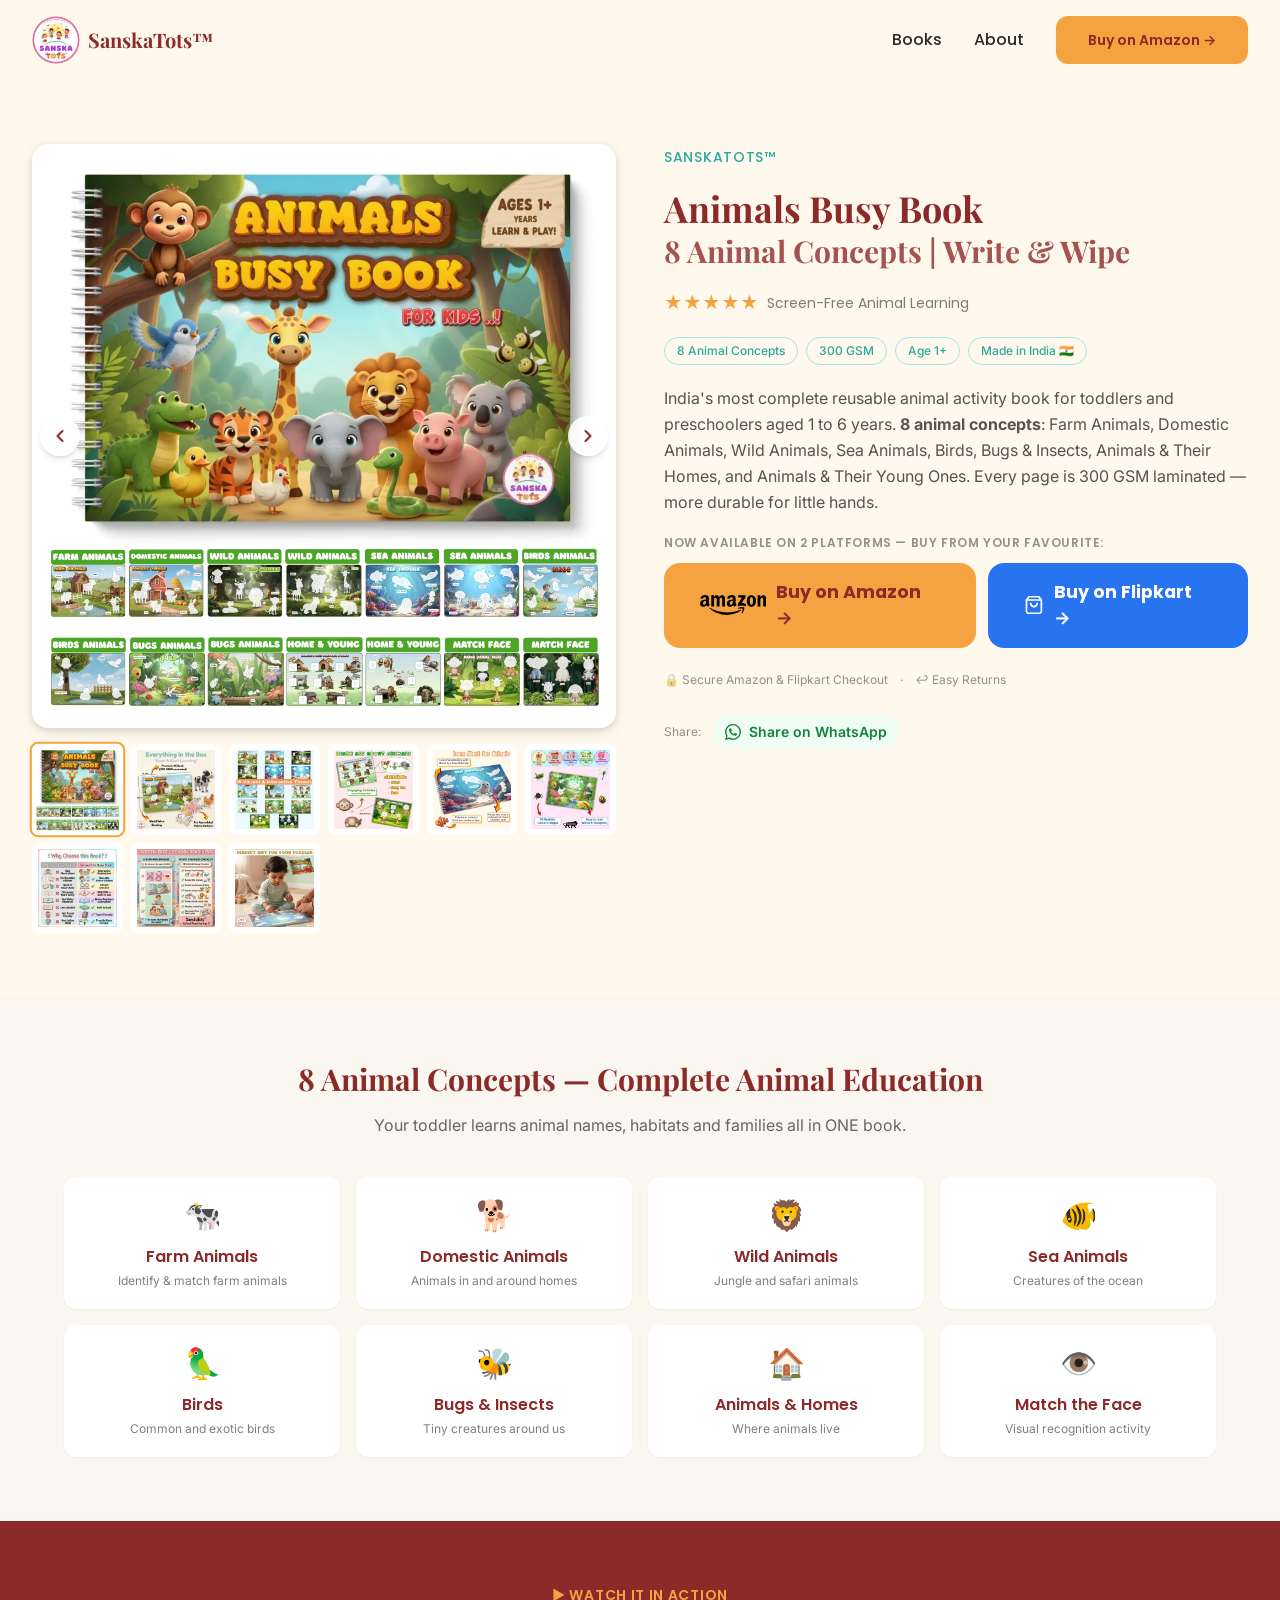
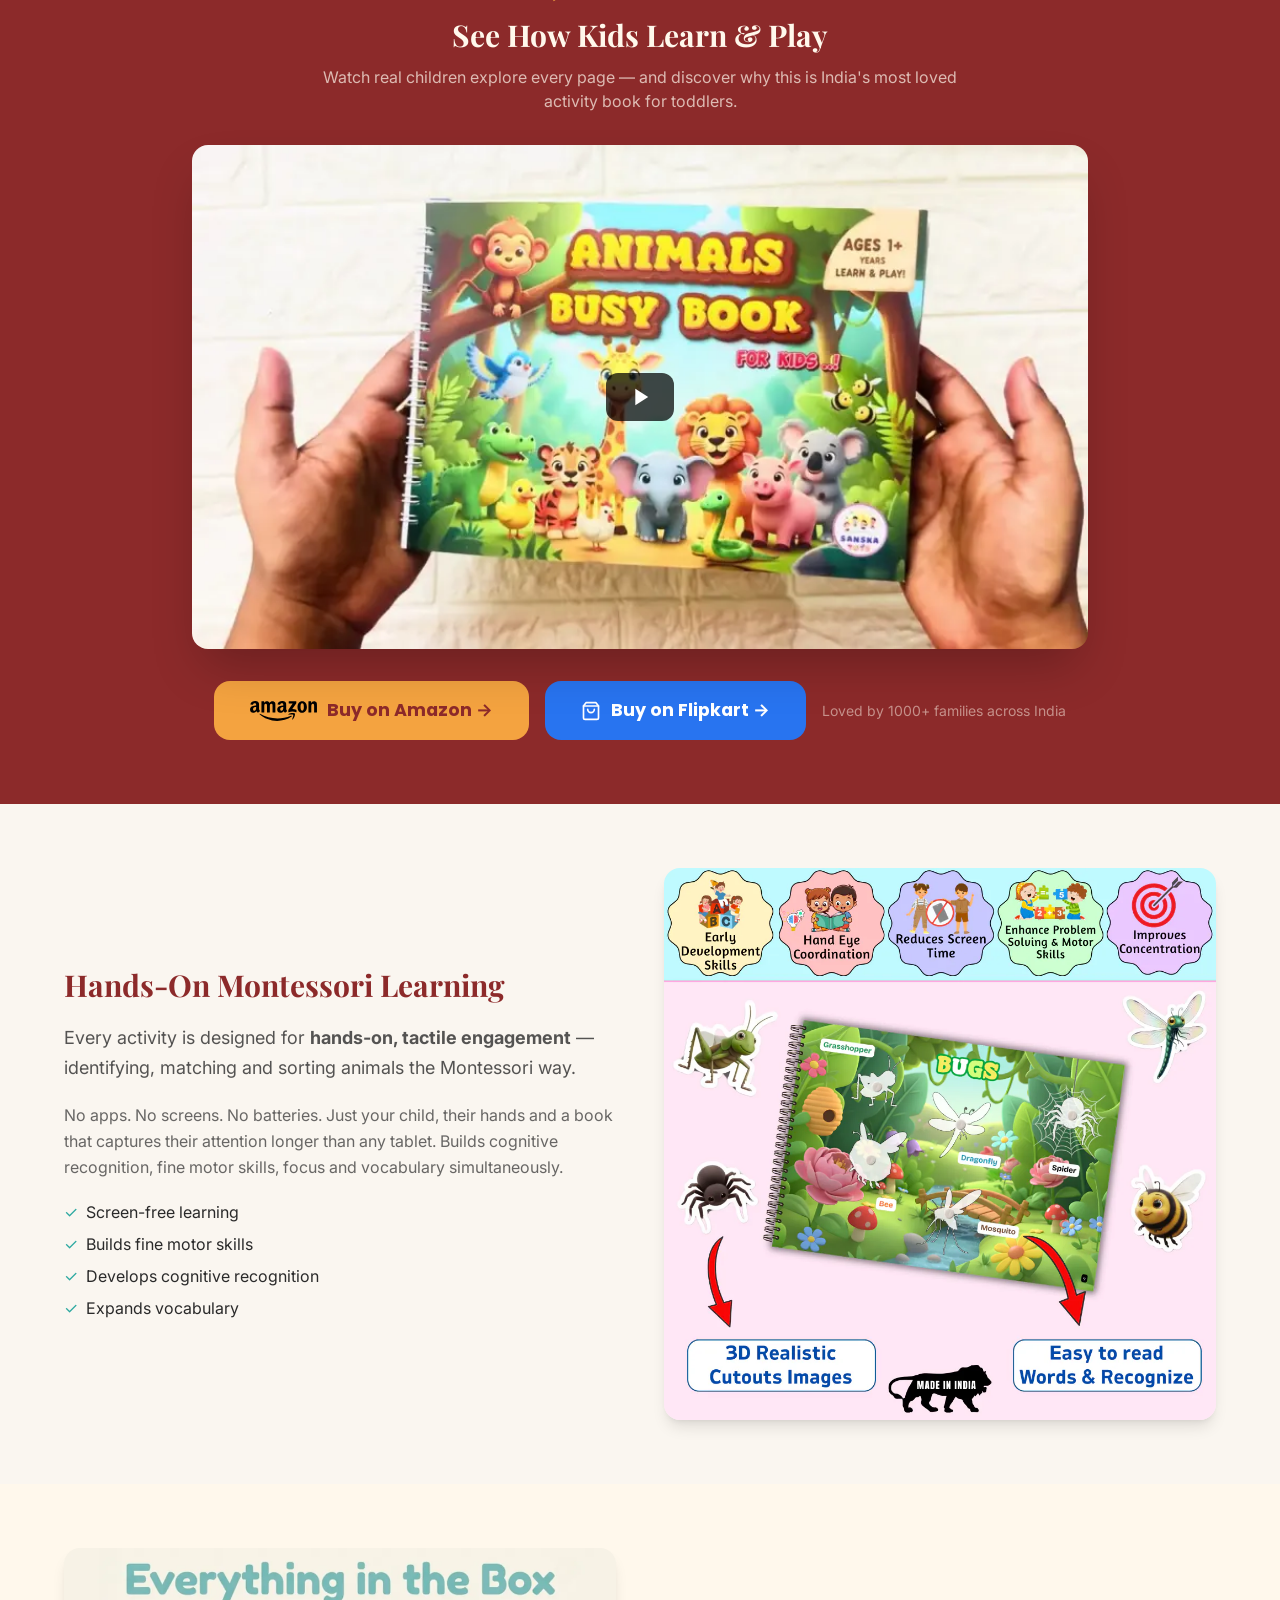
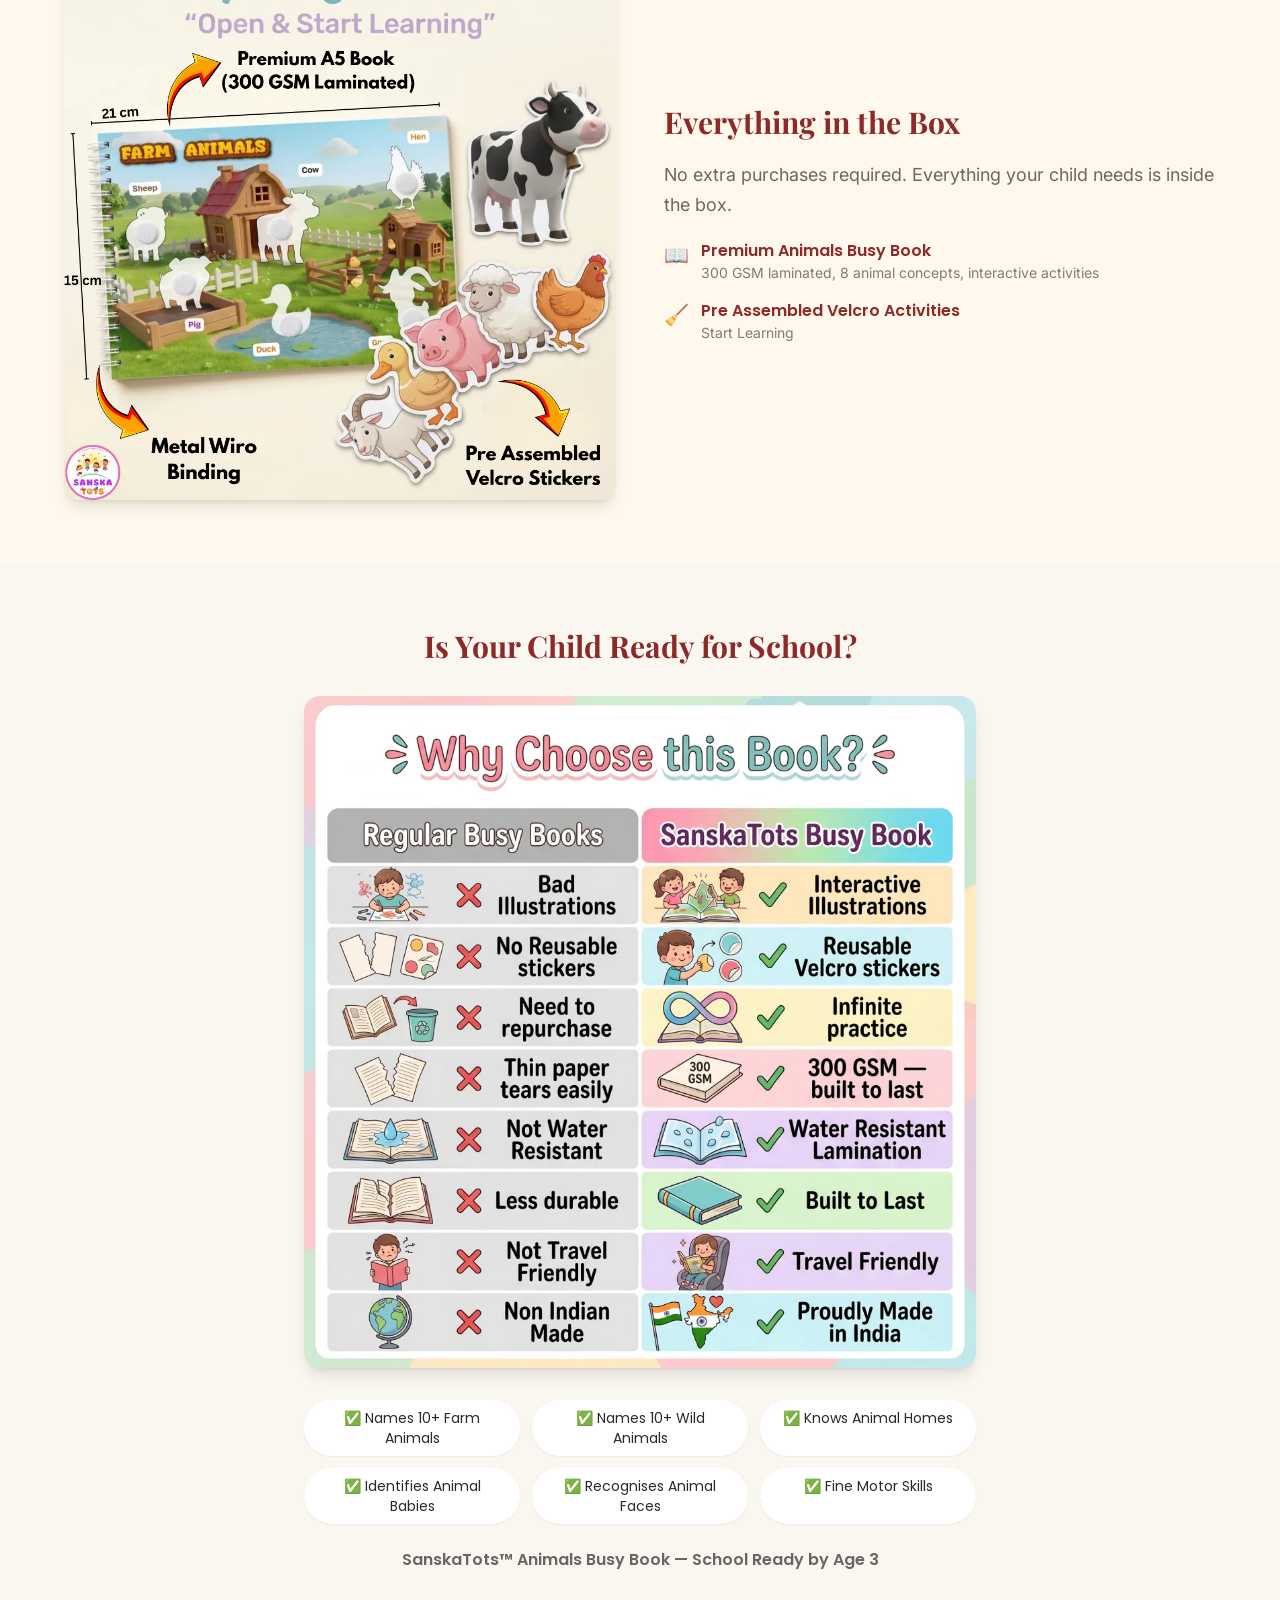
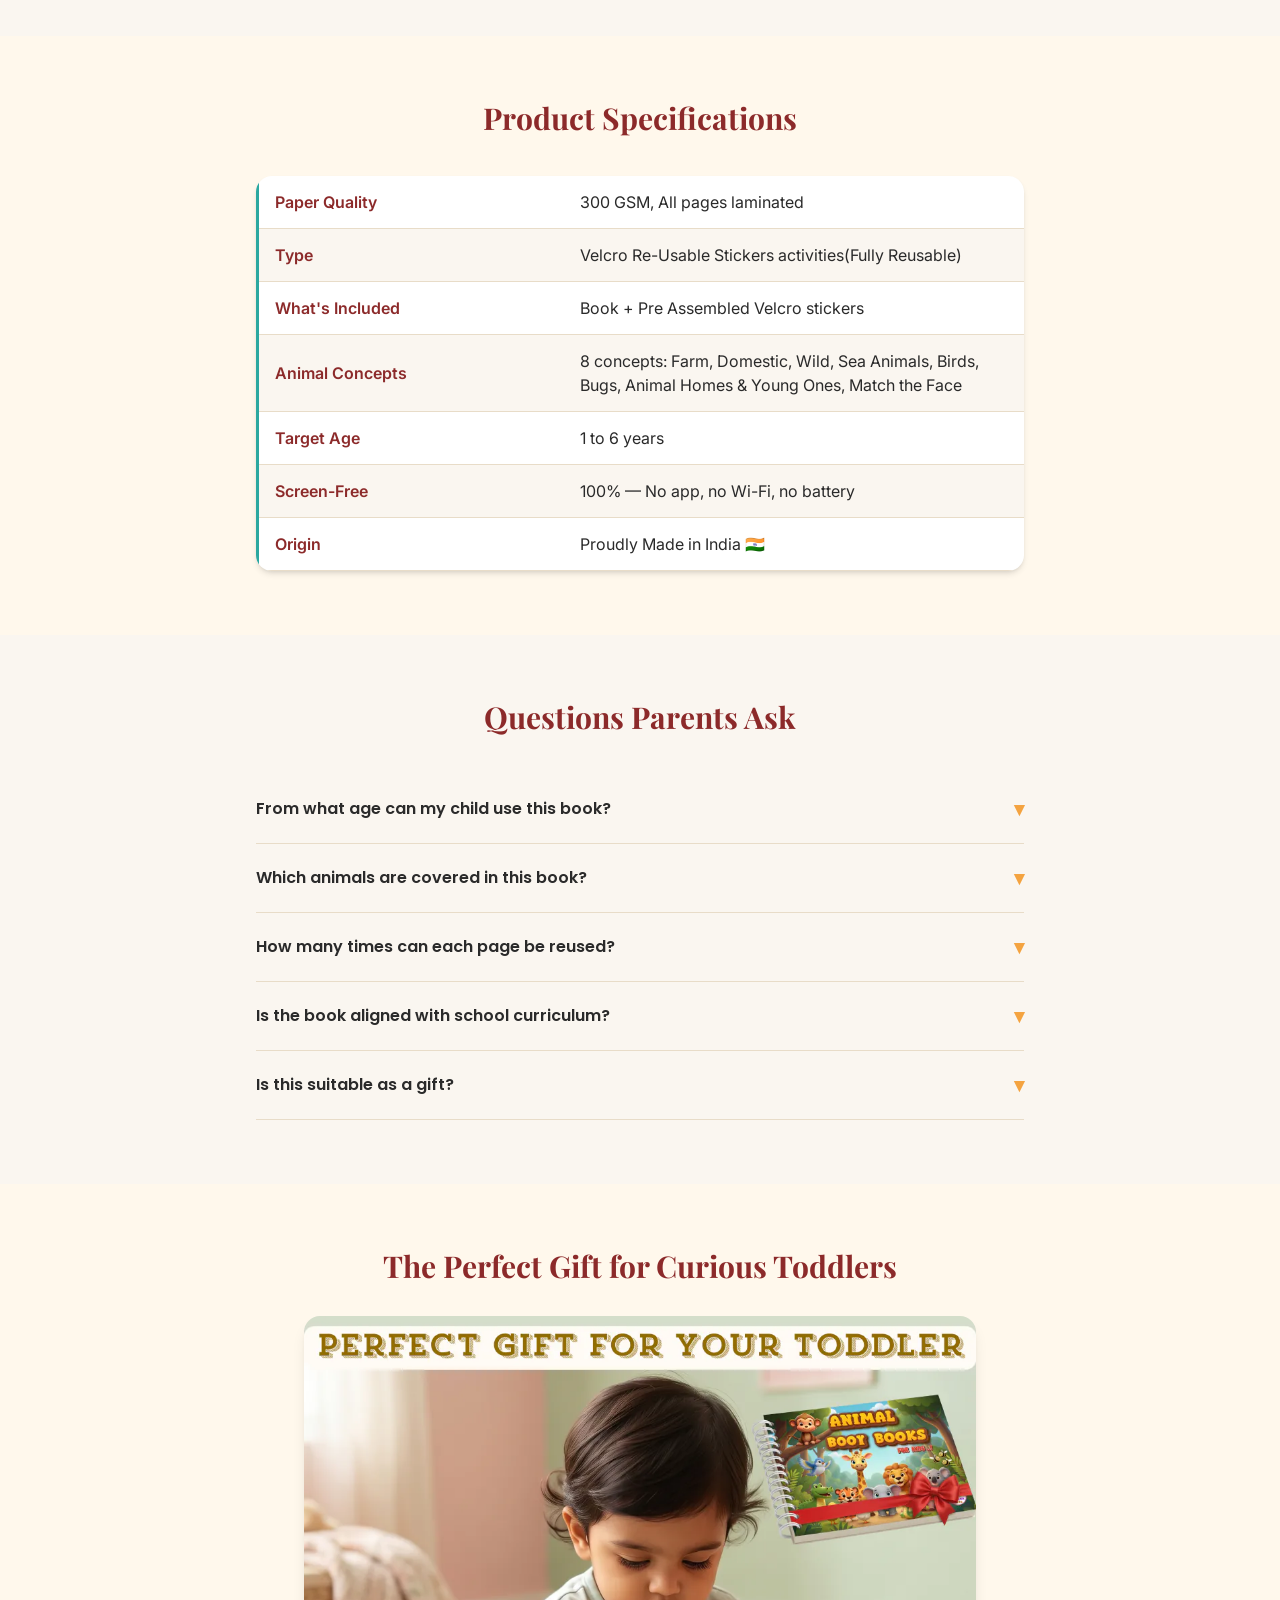
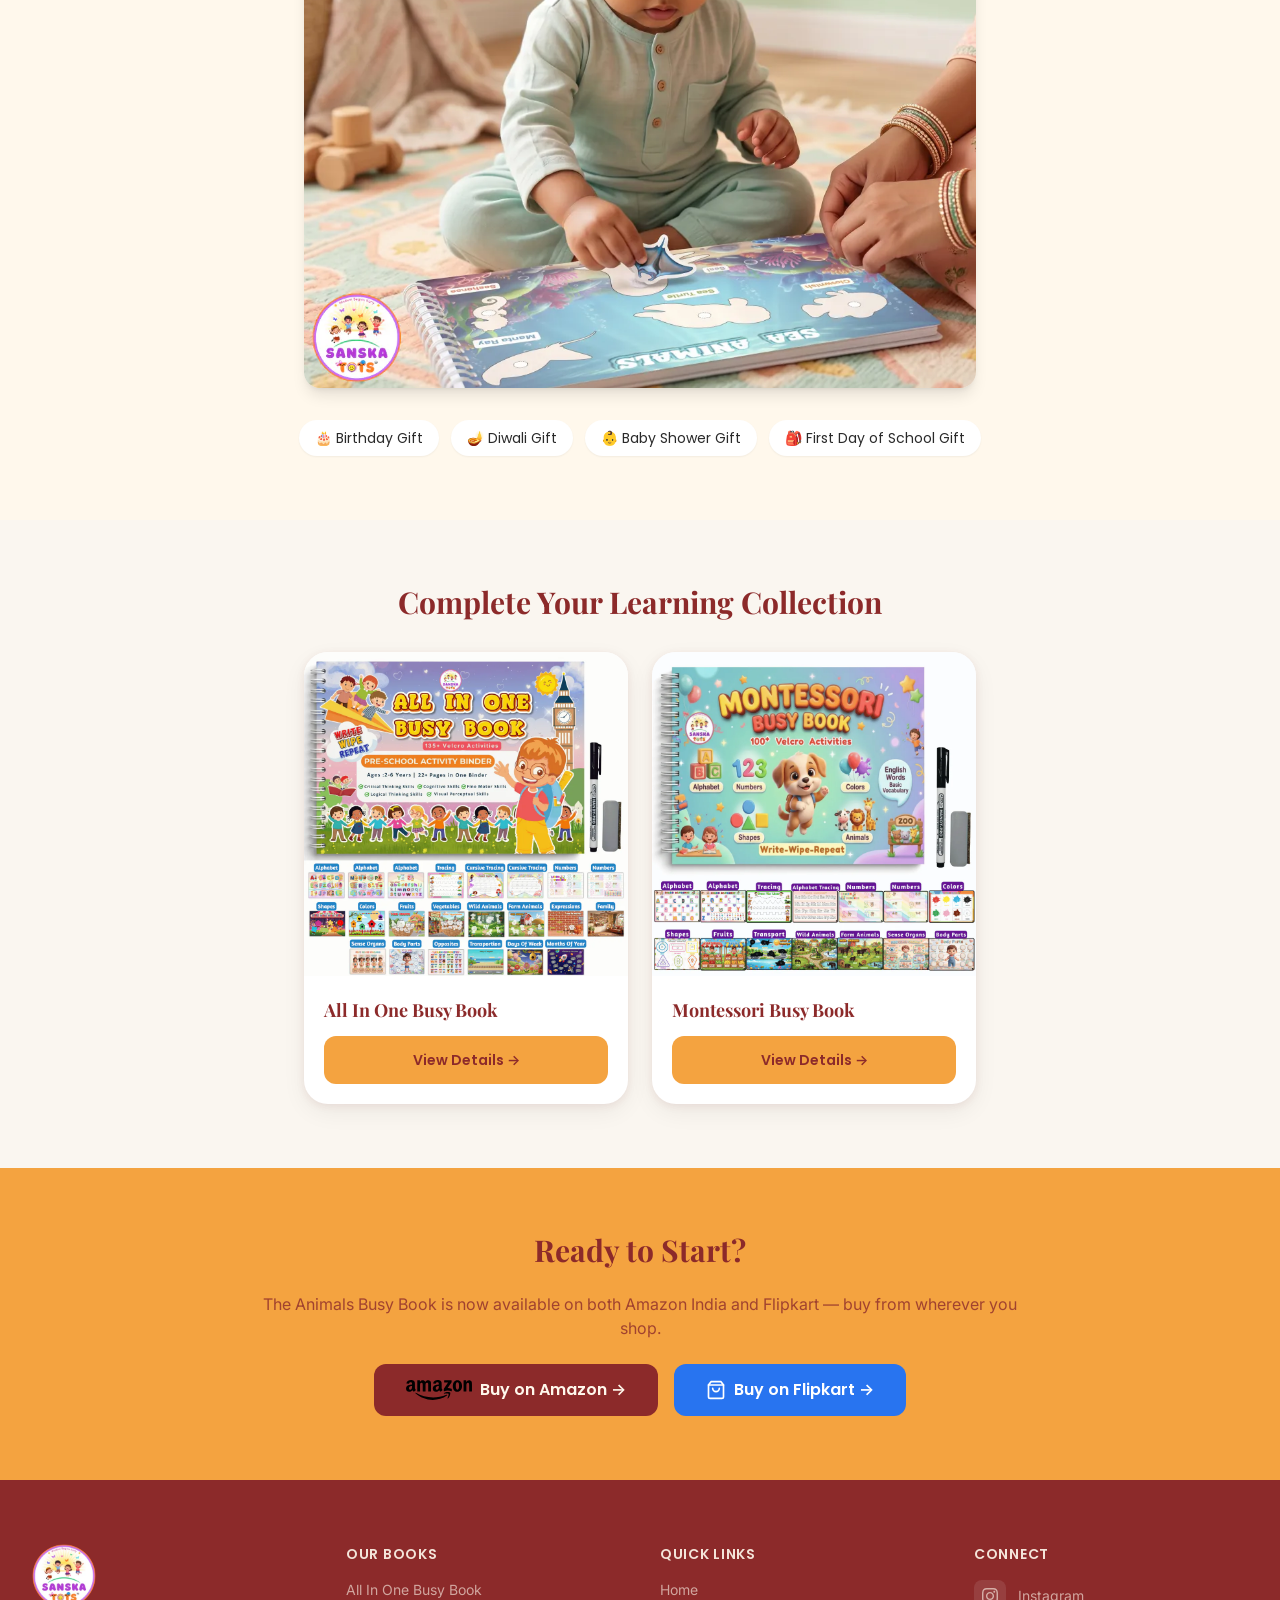
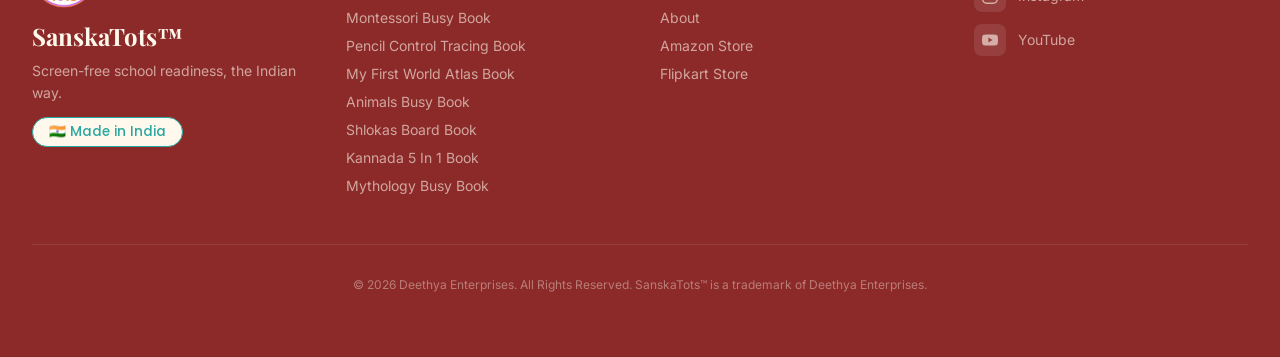
<file: products/animals-busy-book.html>
<!DOCTYPE html>
<html lang="en">
<head>
  <meta charset="UTF-8" />
  <meta name="viewport" content="width=device-width, initial-scale=1.0" />
  <title>SanskaTots Animals Busy Book | Write & Wipe Reusable | 8 Animal Concepts | Age 1+</title>
  <meta name="description" content="India's most complete reusable animal activity book. 8 animal concepts - Farm, Wild, Sea, Birds, Bugs & more. Write-Wipe-Repeat. 300 GSM laminated. Age 1+. Made in India." />
  <link rel="canonical" href="https://www.sanskatots.com/products/animals-busy-book.html" />
  <link rel="icon" type="image/png" href="/images/SanskaTots-logo.png" />

  <!-- Open Graph -->
  <meta property="og:title" content="SanskaTots Animals Busy Book — 8 Animal Concepts, Write & Wipe Reusable" />
  <meta property="og:description" content="India's most complete reusable animal activity book. Farm, Wild, Sea, Birds, Bugs & more. 300 GSM laminated. Age 1+." />
  <meta property="og:image" content="https://www.sanskatots.com/images/animals-busy-busy-book/1.webp" />
  <meta property="og:url" content="https://www.sanskatots.com/products/animals-busy-book.html" />
  <meta property="og:type" content="product" />
  <meta property="og:site_name" content="SanskaTots™" />

  <!-- Structured Data -->
  <script type="application/ld+json">
  {
    "@context": "https://schema.org",
    "@type": "Product",
    "name": "SanskaTots Animals Busy Book",
    "image": [
      "https://www.sanskatots.com/images/animals-busy-busy-book/1.webp",
      "https://www.sanskatots.com/images/animals-busy-busy-book/2.webp",
      "https://www.sanskatots.com/images/animals-busy-busy-book/3.webp",
      "https://www.sanskatots.com/images/animals-busy-busy-book/4.webp"
    ],
    "description": "India's most complete reusable animal activity book for toddlers and preschoolers. 8 animal concepts with interactive activities. 300 GSM laminated. Perfect for ages 1 to 6 years. Made in India.",
    "brand": {
      "@type": "Brand",
      "name": "SanskaTots"
    }
  }
  </script>

  <!-- FAQ Schema -->
  <script type="application/ld+json">
  {
    "@context": "https://schema.org",
    "@type": "FAQPage",
    "mainEntity": [
      {
        "@type": "Question",
        "name": "From what age can my child use this book?",
        "acceptedAnswer": {
          "@type": "Answer",
          "text": "From 1 year onwards with parental support. Independently from 2 years. The activities progress from simple animal identification to more complex concepts like animal homes and young ones."
        }
      },
      {
        "@type": "Question",
        "name": "Which animals are covered in this book?",
        "acceptedAnswer": {
          "@type": "Answer",
          "text": "8 complete animal categories: Farm Animals, Domestic Animals, Wild Animals, Sea Animals, Birds, Bugs & Insects, Animals & Their Homes, and Animals & Their Young Ones."
        }
      },
      {
        "@type": "Question",
        "name": "How many times can each page be reused?",
        "acceptedAnswer": {
          "@type": "Answer",
          "text": "The 300 GSM lamination is designed for hundreds of repeated uses. Under normal daily use, pages will last years without degradation."
        }
      },
      {
        "@type": "Question",
        "name": "Is this suitable as a gift?",
        "acceptedAnswer": {
          "@type": "Answer",
          "text": "Absolutely — perfect for birthdays, baby showers, Diwali, and first day of school gifts for children aged 1–6 years."
        }
      }
    ]
  }
  </script>

  <!-- Fonts -->
  <link rel="preconnect" href="https://fonts.googleapis.com">
  <link rel="preconnect" href="https://fonts.gstatic.com" crossorigin>
  <link href="https://fonts.googleapis.com/css2?family=Playfair+Display:wght@600;700;800&family=Inter:wght@400;500;600&family=Poppins:wght@500;600;700&display=swap" rel="stylesheet">

  <!-- Tailwind CSS — prebuilt & minified (see tailwind.config.js) -->
  <link rel="stylesheet" href="../css/tailwind.css" />

  <link rel="stylesheet" href="../css/style.css" />

  <!-- LCP image -->
  <link rel="preload" as="image" href="../images/animals-busy-busy-book/1.webp" fetchpriority="high" />
</head>
<body class="font-body bg-cream">

  <!-- Skip Link -->
  <a href="#main-content" class="sr-only focus:not-sr-only focus:absolute focus:top-4 focus:left-4 focus:z-[200] focus:bg-saffron focus:text-maroon focus:px-4 focus:py-2 focus:rounded-lg">Skip to content</a>

  <!-- Navigation -->
  <nav class="nav-sticky fixed top-0 left-0 right-0 z-50 px-4 md:px-8 py-4">
    <div class="max-w-7xl mx-auto flex items-center justify-between">
      <a href="../index.html" class="flex items-center gap-2">
        <img src="../images/SanskaTots-logo.webp" alt="SanskaTots™" class="h-12 w-12 rounded-full" width="48" height="48" />
        <span class="font-heading text-xl font-bold text-maroon hidden sm:inline">SanskaTots™</span>
      </a>
      <div class="hidden md:flex items-center gap-8">
        <a href="../books.html" class="font-ui font-medium text-charcoal hover:text-saffron-dark transition-colors">Books</a>
        <a href="../about.html" class="font-ui font-medium text-charcoal hover:text-saffron-dark transition-colors">About</a>
        <a href="https://www.amazon.in/dp/816858080X?tag=sanskatots-21&utm_source=sanskatots-website&utm_medium=header-nav&utm_campaign=animals-busy-book" target="_blank" rel="noopener noreferrer" class="btn-primary text-sm" data-amazon-cta data-product-name="Animals Busy Book" data-placement="header-nav">
          Buy on Amazon →
        </a>
      </div>
      <button id="nav-hamburger" class="md:hidden flex flex-col gap-1.5 p-2" aria-label="Open navigation menu">
        <span class="block w-6 h-0.5 bg-maroon rounded"></span>
        <span class="block w-6 h-0.5 bg-maroon rounded"></span>
        <span class="block w-6 h-0.5 bg-maroon rounded"></span>
      </button>
    </div>
  </nav>

  <!-- Mobile Nav Overlay -->
  <div id="mobile-nav-overlay" class="mobile-nav-overlay flex flex-col items-center justify-center gap-8">
    <button id="mobile-nav-close" class="absolute top-6 right-6 text-cream text-3xl" aria-label="Close navigation">✕</button>
    <a href="../index.html" class="flex flex-col items-center gap-3">
      <img src="../images/SanskaTots-logo.webp" alt="SanskaTots™" class="h-20 w-20 rounded-full" width="80" height="80" />
      <span class="text-cream font-heading text-2xl font-bold">SanskaTots™</span>
    </a>
    <a href="../books.html" class="text-cream font-ui text-xl">Books</a>
    <a href="../about.html" class="text-cream font-ui text-xl">About</a>
    <a href="https://www.amazon.in/dp/816858080X?tag=sanskatots-21&utm_source=sanskatots-website&utm_medium=mobile-nav&utm_campaign=animals-busy-book" target="_blank" rel="noopener noreferrer" class="btn-primary text-lg mt-4" data-amazon-cta data-product-name="Animals Busy Book" data-placement="mobile-nav">
      Buy on Amazon →
    </a>
  </div>

  <!-- Main Content -->
  <main id="main-content" class="pt-20">

    <!-- Product Hero Section -->
    <section class="py-8 md:py-16 px-4 md:px-8">
      <div class="max-w-7xl mx-auto grid grid-cols-1 lg:grid-cols-2 gap-8 lg:gap-12 items-start">

        <!-- Image Gallery -->
        <div data-gallery class="space-y-4">
          <!-- Main Image -->
          <div class="gallery-main relative aspect-square bg-white flex items-center justify-center p-4">
            <img
              src="../images/animals-busy-busy-book/1.webp"
              fetchpriority="high"
              decoding="async"
              alt="SanskaTots Animals Busy Book — complete product with pen and duster"
              class="max-w-full max-h-full object-contain transition-opacity duration-200"
              width="600"
              height="600"
            />
            <!-- Prev Button -->
            <button class="gallery-prev absolute left-2 top-1/2 -translate-y-1/2 bg-white/90 hover:bg-white text-maroon rounded-full w-10 h-10 flex items-center justify-center shadow-md transition-all hover:scale-110 z-10" aria-label="Previous image">
              <svg xmlns="http://www.w3.org/2000/svg" class="w-5 h-5" viewBox="0 0 24 24" fill="none" stroke="currentColor" stroke-width="2.5" stroke-linecap="round" stroke-linejoin="round"><polyline points="15 18 9 12 15 6"/></svg>
            </button>
            <!-- Next Button -->
            <button class="gallery-next absolute right-2 top-1/2 -translate-y-1/2 bg-white/90 hover:bg-white text-maroon rounded-full w-10 h-10 flex items-center justify-center shadow-md transition-all hover:scale-110 z-10" aria-label="Next image">
              <svg xmlns="http://www.w3.org/2000/svg" class="w-5 h-5" viewBox="0 0 24 24" fill="none" stroke="currentColor" stroke-width="2.5" stroke-linecap="round" stroke-linejoin="round"><polyline points="9 18 15 12 9 6"/></svg>
            </button>
          </div>
          <!-- Thumbnails -->
          <div class="grid grid-cols-6 gap-2">
            <div class="gallery-thumb active aspect-square bg-white p-1" data-src="../images/animals-busy-busy-book/1.webp" data-alt="Animals Busy Book product shot">
              <img src="../images/animals-busy-busy-book/1-thumb.webp" alt="Product thumbnail" class="w-full h-full object-contain" loading="lazy" />
            </div>
            <div class="gallery-thumb aspect-square bg-white p-1" data-src="../images/animals-busy-busy-book/2.webp" data-alt="8 animal concepts overview">
              <img src="../images/animals-busy-busy-book/2-thumb.webp" alt="8 animal concepts" class="w-full h-full object-contain" loading="lazy" />
            </div>
            <div class="gallery-thumb aspect-square bg-white p-1" data-src="../images/animals-busy-busy-book/3.webp" data-alt="Write-Wipe-Repeat feature">
              <img src="../images/animals-busy-busy-book/3-thumb.webp" alt="Write wipe repeat" class="w-full h-full object-contain" loading="lazy" />
            </div>
            <div class="gallery-thumb aspect-square bg-white p-1" data-src="../images/animals-busy-busy-book/4.webp" data-alt="300 GSM quality proof">
              <img src="../images/animals-busy-busy-book/4-thumb.webp" alt="300 GSM quality" class="w-full h-full object-contain" loading="lazy" />
            </div>
            <div class="gallery-thumb aspect-square bg-white p-1" data-src="../images/animals-busy-busy-book/5.webp" data-alt="What's in the box">
              <img src="../images/animals-busy-busy-book/5-thumb.webp" alt="What's in the box" class="w-full h-full object-contain" loading="lazy" />
            </div>
            <div class="gallery-thumb aspect-square bg-white p-1" data-src="../images/animals-busy-busy-book/6.webp" data-alt="Inside pages preview">
              <img src="../images/animals-busy-busy-book/6-thumb.webp" alt="Inside pages" class="w-full h-full object-contain" loading="lazy" />
            </div>
            <div class="gallery-thumb aspect-square bg-white p-1" data-src="../images/animals-busy-busy-book/7.webp" data-alt="School readiness infographic">
              <img src="../images/animals-busy-busy-book/7-thumb.webp" alt="School readiness" class="w-full h-full object-contain" loading="lazy" />
            </div>
            <div class="gallery-thumb aspect-square bg-white p-1" data-src="../images/animals-busy-busy-book/8.webp" data-alt="Comparison chart">
              <img src="../images/animals-busy-busy-book/8-thumb.webp" alt="Comparison chart" class="w-full h-full object-contain" loading="lazy" />
            </div>
            <div class="gallery-thumb aspect-square bg-white p-1" data-src="../images/animals-busy-busy-book/9.webp" data-alt="Made in India">
              <img src="../images/animals-busy-busy-book/9-thumb.webp" alt="Made in India" class="w-full h-full object-contain" loading="lazy" />
            </div>
          </div>
        </div>

        <!-- Product Info -->
        <div class="space-y-5">
          <span class="font-ui text-sm font-medium text-teal tracking-wider uppercase">SanskaTots™</span>
          
          <h1 class="font-heading text-3xl md:text-4xl font-bold leading-tight">
            Animals Busy Book<br>
            <span class="text-2xl md:text-3xl text-maroon/80">8 Animal Concepts | Write & Wipe</span>
          </h1>

          <!-- Rating -->
          <div class="flex items-center gap-2">
            <span class="text-saffron text-lg">★★★★★</span>
            <span class="text-sm text-charcoal/60 font-ui">Screen-Free Animal Learning</span>
          </div>

          <!-- Tags -->
          <div class="flex flex-wrap gap-2">
            <span class="tag-chip">8 Animal Concepts</span>
            <span class="tag-chip">300 GSM</span>
            <span class="tag-chip">Age 1+</span>
            <span class="tag-chip">Made in India 🇮🇳</span>
          </div>

          <!-- Short Description -->
          <p class="text-charcoal/80 leading-relaxed">
            India's most complete reusable animal activity book for toddlers and preschoolers aged 1 to 6 years. 
            <strong>8 animal concepts</strong>: Farm Animals, Domestic Animals, Wild Animals, Sea Animals, 
            Birds, Bugs & Insects, Animals & Their Homes, and Animals & Their Young Ones. 
            Every page is 300 GSM laminated — more durable for little hands.
          </p>

          <!-- Buy Button -->
          <!-- Buy Buttons -->
          <div class="space-y-3">
            <p class="font-ui text-xs font-semibold uppercase tracking-wider text-charcoal/50">Now available on 2 platforms — buy from your favourite:</p>
            <div class="flex flex-col sm:flex-row gap-3">
              <a 
                href="https://www.amazon.in/dp/816858080X?tag=sanskatots-21&utm_source=sanskatots-website&utm_medium=product-detail&utm_campaign=animals-busy-book" 
                target="_blank" 
                rel="noopener noreferrer" 
                class="btn-amazon w-full sm:w-auto justify-center"
                data-amazon-cta 
                data-product-name="Animals Busy Book" 
                data-placement="product-detail"
              >
                <img src="../images/brand/amazon-logo.svg" alt="Amazon" style="height:20px;width:auto;filter:brightness(0);">
                Buy on Amazon →
              </a>
              <a 
                href="https://dl.flipkart.com/s/jqFUHAuuuN" 
                target="_blank" 
                rel="noopener noreferrer" 
                class="btn-flipkart w-full sm:w-auto justify-center"
                data-flipkart-cta 
                data-product-name="Animals Busy Book" 
                data-placement="product-detail"
              >
                <svg xmlns="http://www.w3.org/2000/svg" class="w-5 h-5" viewBox="0 0 24 24" fill="none" stroke="currentColor" stroke-width="2" stroke-linecap="round" stroke-linejoin="round"><path d="M6 2 3 6v14a2 2 0 0 0 2 2h14a2 2 0 0 0 2-2V6l-3-4z"/><line x1="3" y1="6" x2="21" y2="6"/><path d="M16 10a4 4 0 0 1-8 0"/></svg>
                Buy on Flipkart →
              </a>
            </div>
          </div>

          <!-- Trust signals -->
          <div class="flex flex-wrap items-center gap-3 text-xs text-charcoal/50 pt-1">
            <span>🔒 Secure Amazon &amp; Flipkart Checkout</span>
            <span>·</span>
            <span>↩️ Easy Returns</span>
          </div>

          <!-- Share -->
          <div class="flex items-center gap-3 pt-2">
            <span class="text-xs text-charcoal/50">Share:</span>
            <a href="https://wa.me/?text=Check%20out%20this%20amazing%20Animals%20Busy%20Book%20for%20kids%20by%20SanskaTots!%20https://www.sanskatots.com/products/animals-busy-book.html" target="_blank" rel="noopener noreferrer" class="flex items-center gap-2 bg-green-50 hover:bg-green-500 text-green-700 hover:text-white rounded-full px-3 py-1.5 text-sm font-semibold transition-all duration-200">
              <svg xmlns="http://www.w3.org/2000/svg" class="w-4 h-4" viewBox="0 0 24 24" fill="currentColor"><path d="M17.472 14.382c-.297-.149-1.758-.867-2.03-.967-.273-.099-.471-.148-.67.15-.197.297-.767.966-.94 1.164-.173.199-.347.223-.644.075-.297-.15-1.255-.463-2.39-1.475-.883-.788-1.48-1.761-1.653-2.059-.173-.297-.018-.458.13-.606.134-.133.298-.347.446-.52.149-.174.198-.298.298-.497.099-.198.05-.371-.025-.52-.075-.149-.669-1.612-.916-2.207-.242-.579-.487-.5-.669-.51-.173-.008-.371-.01-.57-.01-.198 0-.52.074-.792.372-.272.297-1.04 1.016-1.04 2.479 0 1.462 1.065 2.875 1.213 3.074.149.198 2.096 3.2 5.077 4.487.709.306 1.262.489 1.694.625.712.227 1.36.195 1.871.118.571-.085 1.758-.719 2.006-1.413.248-.694.248-1.289.173-1.413-.074-.124-.272-.198-.57-.347m-5.421 7.403h-.004a9.87 9.87 0 0 1-5.031-1.378l-.361-.214-3.741.982.998-3.648-.235-.374a9.86 9.86 0 0 1-1.51-5.26c.001-5.45 4.436-9.884 9.888-9.884 2.64 0 5.122 1.03 6.988 2.898a9.825 9.825 0 0 1 2.893 6.994c-.003 5.45-4.437 9.884-9.885 9.884m8.413-18.297A11.815 11.815 0 0 0 12.05 0C5.495 0 .16 5.335.157 11.892c0 2.096.547 4.142 1.588 5.945L.057 24l6.305-1.654a11.882 11.882 0 0 0 5.683 1.448h.005c6.554 0 11.89-5.335 11.893-11.893a11.821 11.821 0 0 0-3.48-8.413z"/></svg>
              Share on WhatsApp
            </a>
          </div>
        </div>
      </div>
    </section>

    <!-- Feature Section: 8 Animal Concepts -->
    <section class="py-16 px-4 md:px-8 bg-off-white" data-animate>
      <div class="max-w-6xl mx-auto">
        <h2 class="font-heading text-2xl md:text-3xl font-bold text-center mb-4">8 Animal Concepts — Complete Animal Education</h2>
        <p class="text-center text-charcoal/70 mb-10 max-w-2xl mx-auto">Your toddler learns animal names, habitats and families all in ONE book.</p>

        <div class="grid grid-cols-2 md:grid-cols-4 gap-4 mt-8">
          <div class="bg-white rounded-xl p-5 text-center shadow-sm">
            <div class="text-3xl mb-3">🐄</div>
            <div class="font-ui font-semibold text-maroon">Farm Animals</div>
            <div class="text-xs text-charcoal/60 mt-1">Identify & match farm animals</div>
          </div>
          <div class="bg-white rounded-xl p-5 text-center shadow-sm">
            <div class="text-3xl mb-3">🐕</div>
            <div class="font-ui font-semibold text-maroon">Domestic Animals</div>
            <div class="text-xs text-charcoal/60 mt-1">Animals in and around homes</div>
          </div>
          <div class="bg-white rounded-xl p-5 text-center shadow-sm">
            <div class="text-3xl mb-3">🦁</div>
            <div class="font-ui font-semibold text-maroon">Wild Animals</div>
            <div class="text-xs text-charcoal/60 mt-1">Jungle and safari animals</div>
          </div>
          <div class="bg-white rounded-xl p-5 text-center shadow-sm">
            <div class="text-3xl mb-3">🐠</div>
            <div class="font-ui font-semibold text-maroon">Sea Animals</div>
            <div class="text-xs text-charcoal/60 mt-1">Creatures of the ocean</div>
          </div>
          <div class="bg-white rounded-xl p-5 text-center shadow-sm">
            <div class="text-3xl mb-3">🦜</div>
            <div class="font-ui font-semibold text-maroon">Birds</div>
            <div class="text-xs text-charcoal/60 mt-1">Common and exotic birds</div>
          </div>
          <div class="bg-white rounded-xl p-5 text-center shadow-sm">
            <div class="text-3xl mb-3">🐝</div>
            <div class="font-ui font-semibold text-maroon">Bugs & Insects</div>
            <div class="text-xs text-charcoal/60 mt-1">Tiny creatures around us</div>
          </div>
          <div class="bg-white rounded-xl p-5 text-center shadow-sm">
            <div class="text-3xl mb-3">🏠</div>
            <div class="font-ui font-semibold text-maroon">Animals & Homes</div>
            <div class="text-xs text-charcoal/60 mt-1">Where animals live</div>
          </div>
          <div class="bg-white rounded-xl p-5 text-center shadow-sm">
            <div class="text-3xl mb-3">👁️</div>
            <div class="font-ui font-semibold text-maroon">Match the Face</div>
            <div class="text-xs text-charcoal/60 mt-1">Visual recognition activity</div>
          </div>
        </div>
      </div>
    </section>

    <!-- Product Video Section -->
    <section class="py-16 px-4 md:px-8 bg-maroon" data-animate>
      <div class="max-w-4xl mx-auto text-center">
        <p class="font-ui text-saffron text-sm font-semibold uppercase tracking-wider mb-3">▶ Watch It In Action</p>
        <h2 class="font-heading text-2xl md:text-3xl font-bold text-cream mb-3">See How Kids Learn &amp; Play</h2>
        <p class="text-cream/70 mb-8 max-w-2xl mx-auto">Watch real children explore every page — and discover why this is India's most loved activity book for toddlers.</p>
        <!-- Responsive 16:9 YouTube embed -->
        <div class="relative w-full rounded-2xl overflow-hidden shadow-2xl" style="padding-bottom: 56.25%; height: 0;">
          <button
            class="yt-facade"
            data-yt-id="qup_f8W0QSg"
            data-yt-title="SanskaTots Animals Busy Book — Watch in Action"
            aria-label="Play video: SanskaTots Animals Busy Book — Watch in Action"
          >
            <img src="../images/video-thumbs/qup_f8W0QSg.webp" alt="" loading="lazy" decoding="async" width="854" height="480" />
          </button>
        </div>
        <div class="mt-8 flex flex-col sm:flex-row items-center justify-center gap-4">
          <a
            href="https://www.amazon.in/dp/816858080X?tag=sanskatots-21&utm_source=sanskatots-website&utm_medium=video-section&utm_campaign=animals-busy-book"
            target="_blank"
            rel="noopener noreferrer"
            class="btn-amazon"
            data-amazon-cta
            data-product-name="Animals Busy Book"
            data-placement="video-section"
          >
            <img src="../images/brand/amazon-logo.svg" alt="Amazon" style="height:20px;width:auto;filter:brightness(0);">
            Buy on Amazon →
          </a>
          <a
            href="https://dl.flipkart.com/s/jqFUHAuuuN"
            target="_blank"
            rel="noopener noreferrer"
            class="btn-flipkart"
            data-flipkart-cta
            data-product-name="Animals Busy Book"
            data-placement="video-section"
          >
            <svg xmlns="http://www.w3.org/2000/svg" class="w-5 h-5" viewBox="0 0 24 24" fill="none" stroke="currentColor" stroke-width="2" stroke-linecap="round" stroke-linejoin="round"><path d="M6 2 3 6v14a2 2 0 0 0 2 2h14a2 2 0 0 0 2-2V6l-3-4z"/><line x1="3" y1="6" x2="21" y2="6"/><path d="M16 10a4 4 0 0 1-8 0"/></svg>
            Buy on Flipkart →
          </a>
          <span class="text-cream/50 text-sm">Loved by 1000+ families across India</span>
        </div>
      </div>
    </section>

    <!-- Feature Section: Montessori Learning -->
    <section class="py-16 px-4 md:px-8 bg-off-white" data-animate>
      <div class="max-w-6xl mx-auto grid grid-cols-1 lg:grid-cols-2 gap-12 items-center">
        <div class="order-2 lg:order-1 space-y-5">
          <h2 class="font-heading text-2xl md:text-3xl font-bold">Hands-On Montessori Learning</h2>
          <p class="text-charcoal/80 leading-relaxed text-lg">
            Every activity is designed for <strong>hands-on, tactile engagement</strong> — identifying, 
            matching and sorting animals the Montessori way.
          </p>
          <p class="text-charcoal/70 leading-relaxed">
            No apps. No screens. No batteries. Just your child, their hands and a book that captures their 
            attention longer than any tablet. Builds cognitive recognition, fine motor skills, focus and 
            vocabulary simultaneously.
          </p>
          <ul class="space-y-2">
            <li class="flex items-center gap-2">
              <span class="text-teal">✓</span>
              <span>Screen-free learning</span>
            </li>
            <li class="flex items-center gap-2">
              <span class="text-teal">✓</span>
              <span>Builds fine motor skills</span>
            </li>
            <li class="flex items-center gap-2">
              <span class="text-teal">✓</span>
              <span>Develops cognitive recognition</span>
            </li>
            <li class="flex items-center gap-2">
              <span class="text-teal">✓</span>
              <span>Expands vocabulary</span>
            </li>
          </ul>
        </div>
        <div class="order-1 lg:order-2">
          <img 
            src="../images/animals-busy-busy-book/6.webp" 
            alt="Hands-on Montessori learning — child engaged with animal activities"
            class="rounded-2xl shadow-lg w-full"
            loading="lazy"
            width="600"
            height="600"
          />
        </div>
      </div>
    </section>

    <!-- Feature Section: What's In The Box -->
    <section class="py-16 px-4 md:px-8 bg-cream" data-animate>
      <div class="max-w-6xl mx-auto grid grid-cols-1 lg:grid-cols-2 gap-12 items-center">
        <div>
          <img 
            src="../images/animals-busy-busy-book/2.webp" 
            alt="Everything in the box — Premium Animals Busy Book, FREE marker pen, FREE duster"
            class="rounded-2xl shadow-lg w-full"
            loading="lazy"
            width="600"
            height="600"
          />
        </div>
        <div class="space-y-5">
          <h2 class="font-heading text-2xl md:text-3xl font-bold">Everything in the Box</h2>
          <p class="text-charcoal/70 leading-relaxed text-lg">No extra purchases required. Everything your child needs is inside the box.</p>
          <ul class="space-y-4">
            <li class="flex items-start gap-3">
              <span class="text-teal text-xl mt-0.5">📖</span>
              <div>
                <div class="font-ui font-semibold text-maroon">Premium Animals Busy Book</div>
                <div class="text-sm text-charcoal/60">300 GSM laminated, 8 animal concepts, interactive activities</div>
              </div>
            </li>
            <li class="flex items-start gap-3">
              <span class="text-teal text-xl mt-0.5">🧹</span>
              <div>
                <div class="font-ui font-semibold text-maroon">Pre Assembled Velcro Activities</div>
                <div class="text-sm text-charcoal/60">Start Learning</div>
              </div>
            </li>
          </ul>
        </div>
      </div>
    </section>

    <!-- School Readiness Checklist -->
    <section class="py-16 px-4 md:px-8 bg-off-white" data-animate>
      <div class="max-w-4xl mx-auto text-center">
        <h2 class="font-heading text-2xl md:text-3xl font-bold mb-8">Is Your Child Ready for School?</h2>
        <img 
          src="../images/animals-busy-busy-book/7.webp" 
          alt="School readiness checklist — Names 10+ Farm Animals, Wild Animals, knows where animals live"
          class="rounded-2xl shadow-lg max-w-full md:max-w-2xl mx-auto"
          loading="lazy"
          width="800"
          height="600"
        />
        <div class="grid grid-cols-2 md:grid-cols-3 gap-3 mt-8 max-w-2xl mx-auto">
          <span class="bg-white px-4 py-2 rounded-full shadow-sm font-ui text-sm">✅ Names 10+ Farm Animals</span>
          <span class="bg-white px-4 py-2 rounded-full shadow-sm font-ui text-sm">✅ Names 10+ Wild Animals</span>
          <span class="bg-white px-4 py-2 rounded-full shadow-sm font-ui text-sm">✅ Knows Animal Homes</span>
          <span class="bg-white px-4 py-2 rounded-full shadow-sm font-ui text-sm">✅ Identifies Animal Babies</span>
          <span class="bg-white px-4 py-2 rounded-full shadow-sm font-ui text-sm">✅ Recognises Animal Faces</span>
          <span class="bg-white px-4 py-2 rounded-full shadow-sm font-ui text-sm">✅ Fine Motor Skills</span>
        </div>
        <p class="mt-6 text-charcoal/70 font-ui font-semibold">
          SanskaTots™ Animals Busy Book — School Ready by Age 3
        </p>
      </div>
    </section>

    <!-- Product Specifications -->
    <section class="py-16 px-4 md:px-8 bg-cream" data-animate>
      <div class="max-w-3xl mx-auto">
        <h2 class="font-heading text-2xl md:text-3xl font-bold text-center mb-10">Product Specifications</h2>
        <div class="bg-white rounded-2xl overflow-hidden shadow-md">
          <table class="spec-table">
            <tbody>
              <tr>
                <td>Paper Quality</td>
                <td>300 GSM, All pages laminated</td>
              </tr>
              <tr>
                <td>Type</td>
                <td>Velcro Re-Usable Stickers activities(Fully Reusable)</td>
              </tr>
              <tr>
                <td>What's Included</td>
                <td>Book + Pre Assembled Velcro stickers</td>
              </tr>
              <tr>
                <td>Animal Concepts</td>
                <td>8 concepts: Farm, Domestic, Wild, Sea Animals, Birds, Bugs, Animal Homes & Young Ones, Match the Face</td>
              </tr>
              <tr>
                <td>Target Age</td>
                <td>1 to 6 years</td>
              </tr>
              <tr>
                <td>Screen-Free</td>
                <td>100% — No app, no Wi-Fi, no battery</td>
              </tr>
              <tr>
                <td>Origin</td>
                <td>Proudly Made in India 🇮🇳</td>
              </tr>
            </tbody>
          </table>
        </div>
      </div>
    </section>

    <!-- FAQ Section -->
    <section class="py-16 px-4 md:px-8 bg-off-white" data-animate>
      <div class="max-w-3xl mx-auto">
        <h2 class="font-heading text-2xl md:text-3xl font-bold text-center mb-10">Questions Parents Ask</h2>

        <div class="space-y-0">
          <div class="faq-item">
            <div class="faq-question">
              <span>From what age can my child use this book?</span>
              <span class="faq-arrow text-xl">▾</span>
            </div>
            <div class="faq-answer text-charcoal/70">
              From 1 year onwards with parental support. Independently from 2 years. The activities progress from simple animal identification to more complex concepts like animal homes and young ones.
            </div>
          </div>

          <div class="faq-item">
            <div class="faq-question">
              <span>Which animals are covered in this book?</span>
              <span class="faq-arrow text-xl">▾</span>
            </div>
            <div class="faq-answer text-charcoal/70">
              8 complete animal categories: Farm Animals, Domestic Animals, Wild Animals, Sea Animals, Birds, Bugs & Insects, Animals & Their Homes, and Animals & Their Young Ones — plus a Match the Animal Face activity.
            </div>
          </div>

          <div class="faq-item">
            <div class="faq-question">
              <span>How many times can each page be reused?</span>
              <span class="faq-arrow text-xl">▾</span>
            </div>
            <div class="faq-answer text-charcoal/70">
              The 300 GSM lamination is designed for hundreds of repeated uses. Under normal daily use by a toddler, pages will last years without degradation, ghosting, or residue.
            </div>
          </div>

          <div class="faq-item">
            <div class="faq-question">
              <span>Is the book aligned with school curriculum?</span>
              <span class="faq-arrow text-xl">▾</span>
            </div>
            <div class="faq-answer text-charcoal/70">
              Yes — activities are designed by Indian educators to meet what pre-schools expect children aged 2–4 to know before Class 1. Your child will be ahead of the curve.
            </div>
          </div>

          <div class="faq-item">
            <div class="faq-question">
              <span>Is this suitable as a gift?</span>
              <span class="faq-arrow text-xl">▾</span>
            </div>
            <div class="faq-answer text-charcoal/70">
              Absolutely — perfect for birthdays, baby showers, Diwali, and first day of school gifts for children aged 1–6 years. Beautiful and educational.
            </div>
          </div>
        </div>
      </div>
    </section>

    <!-- Gift Positioning Section -->
    <section class="py-16 px-4 md:px-8 bg-cream" data-animate>
      <div class="max-w-4xl mx-auto text-center">
        <h2 class="font-heading text-2xl md:text-3xl font-bold mb-8">The Perfect Gift for Curious Toddlers</h2>
        <img 
          src="../images/animals-busy-busy-book/9.webp" 
          alt="Perfect gift for birthdays, Diwali, baby showers, school gifts"
          class="rounded-2xl shadow-lg max-w-full md:max-w-2xl mx-auto"
          loading="lazy"
          width="800"
          height="600"
        />
        <div class="flex flex-wrap justify-center gap-3 mt-8">
          <span class="bg-white px-4 py-2 rounded-full shadow-sm font-ui text-sm">🎂 Birthday Gift</span>
          <span class="bg-white px-4 py-2 rounded-full shadow-sm font-ui text-sm">🪔 Diwali Gift</span>
          <span class="bg-white px-4 py-2 rounded-full shadow-sm font-ui text-sm">👶 Baby Shower Gift</span>
          <span class="bg-white px-4 py-2 rounded-full shadow-sm font-ui text-sm">🎒 First Day of School Gift</span>
        </div>
      </div>
    </section>

    <!-- Cross-sell -->
    <section class="py-16 px-4 md:px-8 bg-off-white" data-animate>
      <div class="max-w-5xl mx-auto">
        <h2 class="font-heading text-2xl md:text-3xl font-bold text-center mb-8">Complete Your Learning Collection</h2>
        <div class="grid grid-cols-1 md:grid-cols-2 gap-6 max-w-2xl mx-auto">
          <a href="all-in-one-busy-book.html" class="product-card">
            <div class="card-image">
              <img src="../images/all-in-one-busy-book/1.webp" alt="SanskaTots All In One Busy Book" loading="lazy" width="400" height="300" />
            </div>
            <div class="p-5 space-y-3">
              <h3 class="font-heading text-lg font-bold">All In One Busy Book</h3>
              <span class="block text-center btn-primary w-full justify-center text-sm">View Details →</span>
            </div>
          </a>
          <a href="montessori-busy-book.html" class="product-card">
            <div class="card-image">
              <img src="../images/montessori-busy-book/1.webp" alt="SanskaTots Montessori Busy Book" loading="lazy" width="400" height="300" />
            </div>
            <div class="p-5 space-y-3">
              <h3 class="font-heading text-lg font-bold">Montessori Busy Book</h3>
              <span class="block text-center btn-primary w-full justify-center text-sm">View Details →</span>
            </div>
          </a>
        </div>
      </div>
    </section>

    <!-- Bottom CTA Banner -->
    <section class="cta-banner py-16 px-4 md:px-8 text-center">
      <div class="max-w-3xl mx-auto space-y-6">
        <h2 class="font-heading text-2xl md:text-3xl font-bold text-maroon">Ready to Start?</h2>
        <p class="text-maroon/80">The Animals Busy Book is now available on both Amazon India and Flipkart — buy from wherever you shop.</p>
        <div class="flex flex-col sm:flex-row items-center justify-center gap-4">
          <a 
            href="https://www.amazon.in/dp/816858080X?tag=sanskatots-21&utm_source=sanskatots-website&utm_medium=bottom-banner&utm_campaign=animals-busy-book" 
            target="_blank" 
            rel="noopener noreferrer" 
            class="btn-primary inline-flex"
            data-amazon-cta 
            data-product-name="Animals Busy Book" 
            data-placement="bottom-banner"
          >
            <img src="../images/brand/amazon-logo.svg" alt="Amazon" style="height:20px;width:auto;filter:brightness(0);">
            Buy on Amazon →
          </a>
          <a 
            href="https://dl.flipkart.com/s/jqFUHAuuuN" 
            target="_blank" 
            rel="noopener noreferrer" 
            class="btn-flipkart-sm inline-flex"
            data-flipkart-cta 
            data-product-name="Animals Busy Book" 
            data-placement="bottom-banner"
          >
            <svg xmlns="http://www.w3.org/2000/svg" class="w-5 h-5" viewBox="0 0 24 24" fill="none" stroke="currentColor" stroke-width="2" stroke-linecap="round" stroke-linejoin="round"><path d="M6 2 3 6v14a2 2 0 0 0 2 2h14a2 2 0 0 0 2-2V6l-3-4z"/><line x1="3" y1="6" x2="21" y2="6"/><path d="M16 10a4 4 0 0 1-8 0"/></svg>
            Buy on Flipkart →
          </a>
        </div>
      </div>
    </section>

  </main>

  <!-- Footer -->
  <footer class="bg-maroon text-cream py-16 px-4 md:px-8">
    <div class="max-w-7xl mx-auto grid grid-cols-1 md:grid-cols-2 lg:grid-cols-4 gap-10">
      <div>
        <img src="../images/SanskaTots-logo.webp" alt="SanskaTots™" class="h-16 w-16 rounded-full mb-3" width="64" height="64" />
        <h3 class="font-heading text-2xl font-bold text-cream mb-2">SanskaTots™</h3>
        <p class="text-cream/60 text-sm leading-relaxed">Screen-free school readiness, the Indian way.</p>
        <div class="mt-3 pill-badge bg-transparent border-cream/30 text-cream/80 text-xs">🇮🇳 Made in India</div>
      </div>
      <div>
        <h4 class="font-ui font-semibold text-cream/90 mb-4 uppercase text-sm tracking-wider">Our Books</h4>
        <ul class="space-y-2 text-sm text-cream/60">
          <li><a href="all-in-one-busy-book.html" class="hover:text-saffron transition-colors">All In One Busy Book</a></li>
          <li><a href="montessori-busy-book.html" class="hover:text-saffron transition-colors">Montessori Busy Book</a></li>
          <li><a href="pencil-control-tracing-book.html" class="hover:text-saffron transition-colors">Pencil Control Tracing Book</a></li>
          <li><a href="my-first-world-atlas-book.html" class="hover:text-saffron transition-colors">My First World Atlas Book</a></li>
          <li><a href="animals-busy-book.html" class="hover:text-saffron transition-colors">Animals Busy Book</a></li>
          <li><a href="shlokas-board-book.html" class="hover:text-saffron transition-colors">Shlokas Board Book</a></li>
          <li><a href="kannada-5-in-1-book.html" class="hover:text-saffron transition-colors">Kannada 5 In 1 Book</a></li>
          <li><a href="mythology-busy-book.html" class="hover:text-saffron transition-colors">Mythology Busy Book</a></li>
        </ul>
      </div>
      <div>
        <h4 class="font-ui font-semibold text-cream/90 mb-4 uppercase text-sm tracking-wider">Quick Links</h4>
        <ul class="space-y-2 text-sm text-cream/60">
          <li><a href="../index.html" class="hover:text-saffron transition-colors">Home</a></li>
          <li><a href="../about.html" class="hover:text-saffron transition-colors">About</a></li>
          <li><a href="https://www.amazon.in/stores/page/732D6ED8-C654-47A9-9342-05FECD7C4AA7" target="_blank" rel="noopener noreferrer" class="hover:text-saffron transition-colors">Amazon Store</a></li>
          <li><a href="https://dl.flipkart.com/s/MDLKDqNNNN" target="_blank" rel="noopener noreferrer" class="hover:text-saffron transition-colors">Flipkart Store</a></li>
        </ul>
      </div>
      <div>
        <h4 class="font-ui font-semibold text-cream/90 mb-4 uppercase text-sm tracking-wider">Connect</h4>
        <div class="flex flex-col gap-3">
          <a href="https://www.instagram.com/sanska_tots/" target="_blank" rel="noopener noreferrer" class="flex items-center gap-3 group w-fit">
            <span class="w-8 h-8 rounded-lg flex items-center justify-center bg-white/10 text-cream/60 group-hover:bg-pink-600 group-hover:text-white transition-all duration-300">
              <svg xmlns="http://www.w3.org/2000/svg" class="w-4 h-4" viewBox="0 0 24 24" fill="currentColor"><path d="M12 2.163c3.204 0 3.584.012 4.85.07 3.252.148 4.771 1.691 4.919 4.919.058 1.265.069 1.645.069 4.849 0 3.205-.012 3.584-.069 4.849-.149 3.225-1.664 4.771-4.919 4.919-1.266.058-1.644.07-4.85.07-3.204 0-3.584-.012-4.849-.07-3.26-.149-4.771-1.699-4.919-4.92-.058-1.265-.07-1.644-.07-4.849 0-3.204.013-3.583.07-4.849.149-3.227 1.664-4.771 4.919-4.919 1.266-.057 1.645-.069 4.849-.069zm0-2.163c-3.259 0-3.667.014-4.947.072-4.358.2-6.78 2.618-6.98 6.98-.059 1.281-.073 1.689-.073 4.948 0 3.259.014 3.668.072 4.948.2 4.358 2.618 6.78 6.98 6.98 1.281.058 1.689.072 4.948.072 3.259 0 3.668-.014 4.948-.072 4.354-.2 6.782-2.618 6.979-6.98.059-1.28.073-1.689.073-4.948 0-3.259-.014-3.667-.072-4.947-.196-4.354-2.617-6.78-6.979-6.98-1.281-.059-1.69-.073-4.949-.073zm0 5.838c-3.403 0-6.162 2.759-6.162 6.162s2.759 6.163 6.162 6.163 6.162-2.759 6.162-6.163c0-3.403-2.759-6.162-6.162-6.162zm0 10.162c-2.209 0-4-1.79-4-4 0-2.209 1.791-4 4-4s4 1.791 4 4c0 2.21-1.791 4-4 4zm6.406-11.845c-.796 0-1.441.645-1.441 1.44s.645 1.44 1.441 1.44c.795 0 1.439-.645 1.439-1.44s-.644-1.44-1.439-1.44z"/></svg>
            </span>
            <span class="text-sm text-cream/60 group-hover:text-cream transition-colors">Instagram</span>
          </a>
          <a href="https://www.youtube.com/@sanskatots" target="_blank" rel="noopener noreferrer" class="flex items-center gap-3 group w-fit">
            <span class="w-8 h-8 rounded-lg flex items-center justify-center bg-white/10 text-cream/60 group-hover:bg-red-600 group-hover:text-white transition-all duration-300">
              <svg xmlns="http://www.w3.org/2000/svg" class="w-4 h-4" viewBox="0 0 24 24" fill="currentColor"><path d="M23.495 6.205a3.007 3.007 0 0 0-2.088-2.088c-1.87-.501-9.396-.501-9.396-.501s-7.507-.01-9.396.501A3.007 3.007 0 0 0 .527 6.205a31.247 31.247 0 0 0-.522 5.805 31.247 31.247 0 0 0 .522 5.783 3.007 3.007 0 0 0 2.088 2.088c1.868.502 9.396.502 9.396.502s7.506 0 9.396-.502a3.007 3.007 0 0 0 2.088-2.088 31.247 31.247 0 0 0 .5-5.783 31.247 31.247 0 0 0-.5-5.805zM9.609 15.601V8.408l6.264 3.602z"/></svg>
            </span>
            <span class="text-sm text-cream/60 group-hover:text-cream transition-colors">YouTube</span>
          </a>
        </div>
      </div>
    </div>
    <div class="max-w-7xl mx-auto mt-12 pt-8 border-t border-cream/10 text-center text-xs text-cream/40">
      © 2026 Deethya Enterprises. All Rights Reserved. SanskaTots™ is a trademark of Deethya Enterprises.
    </div>
  </footer>

  <script src="../js/main.js"></script>
</body>
</html>
</file>
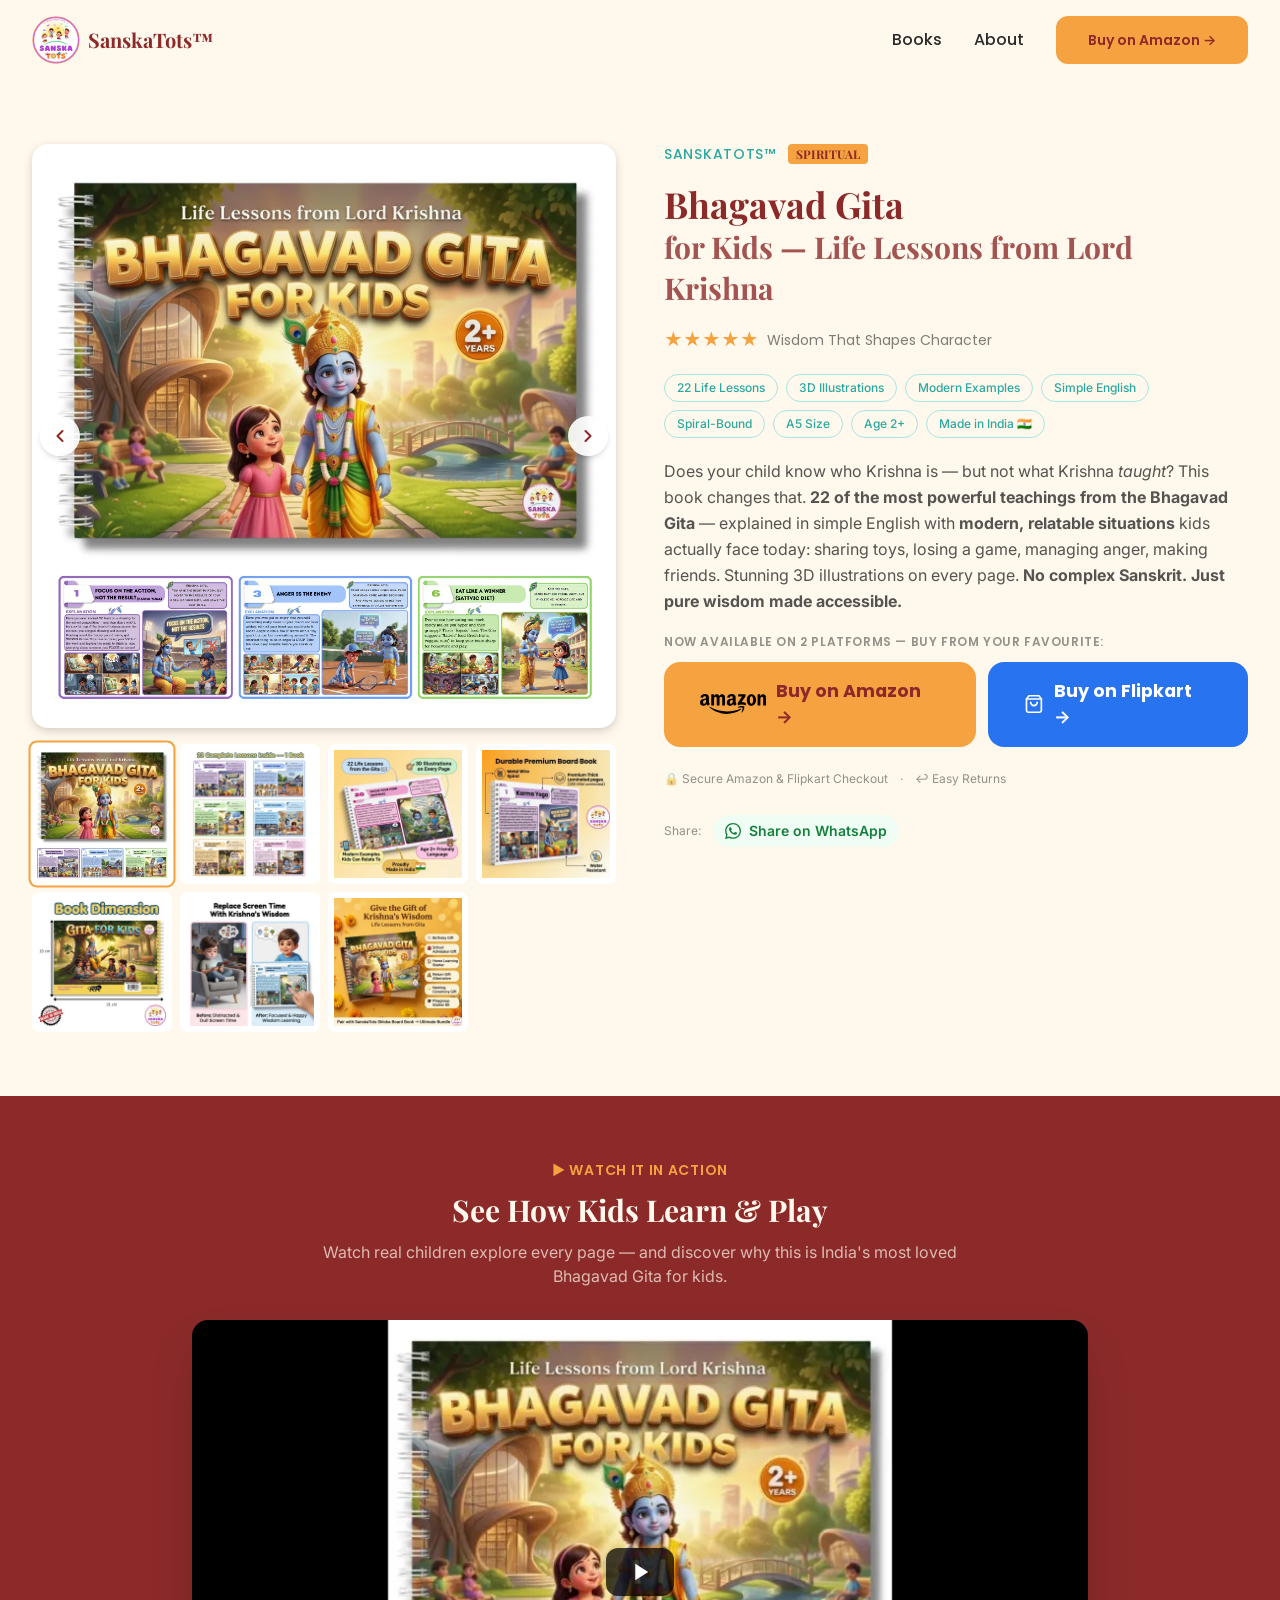
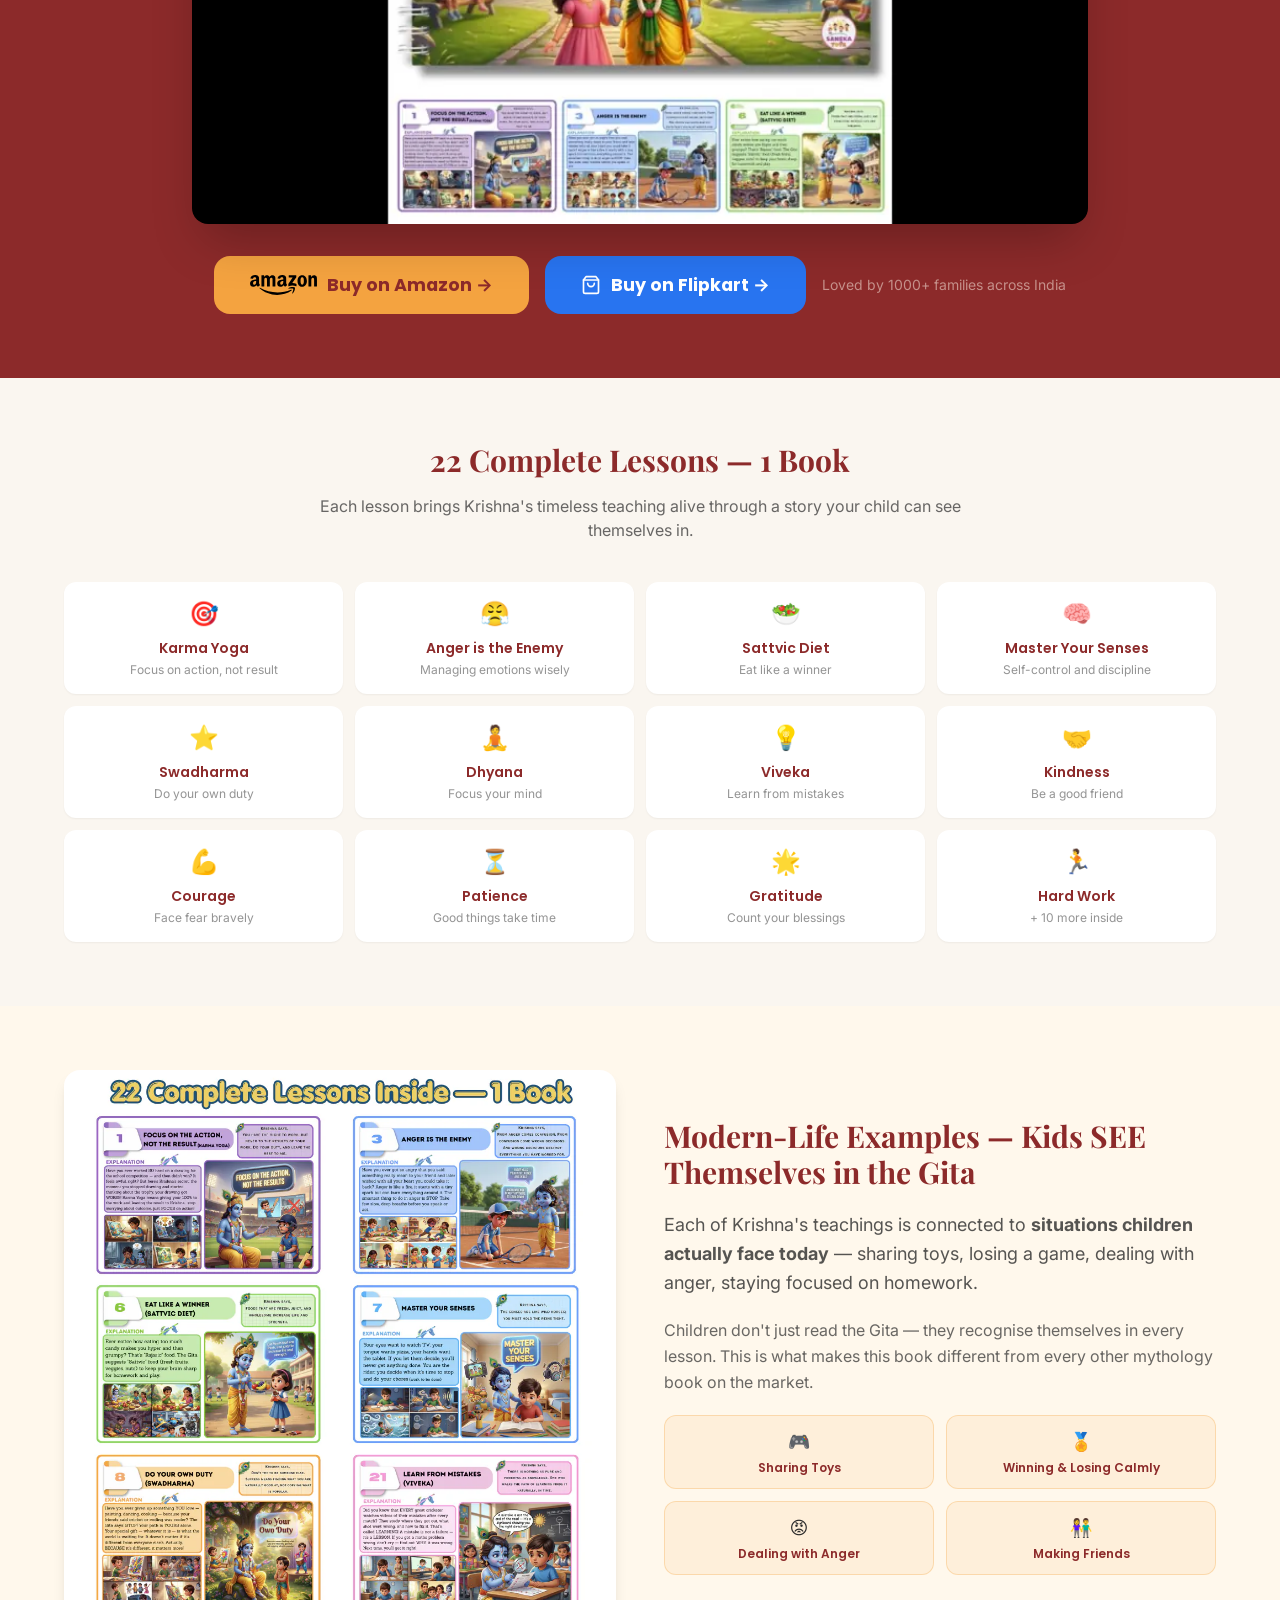
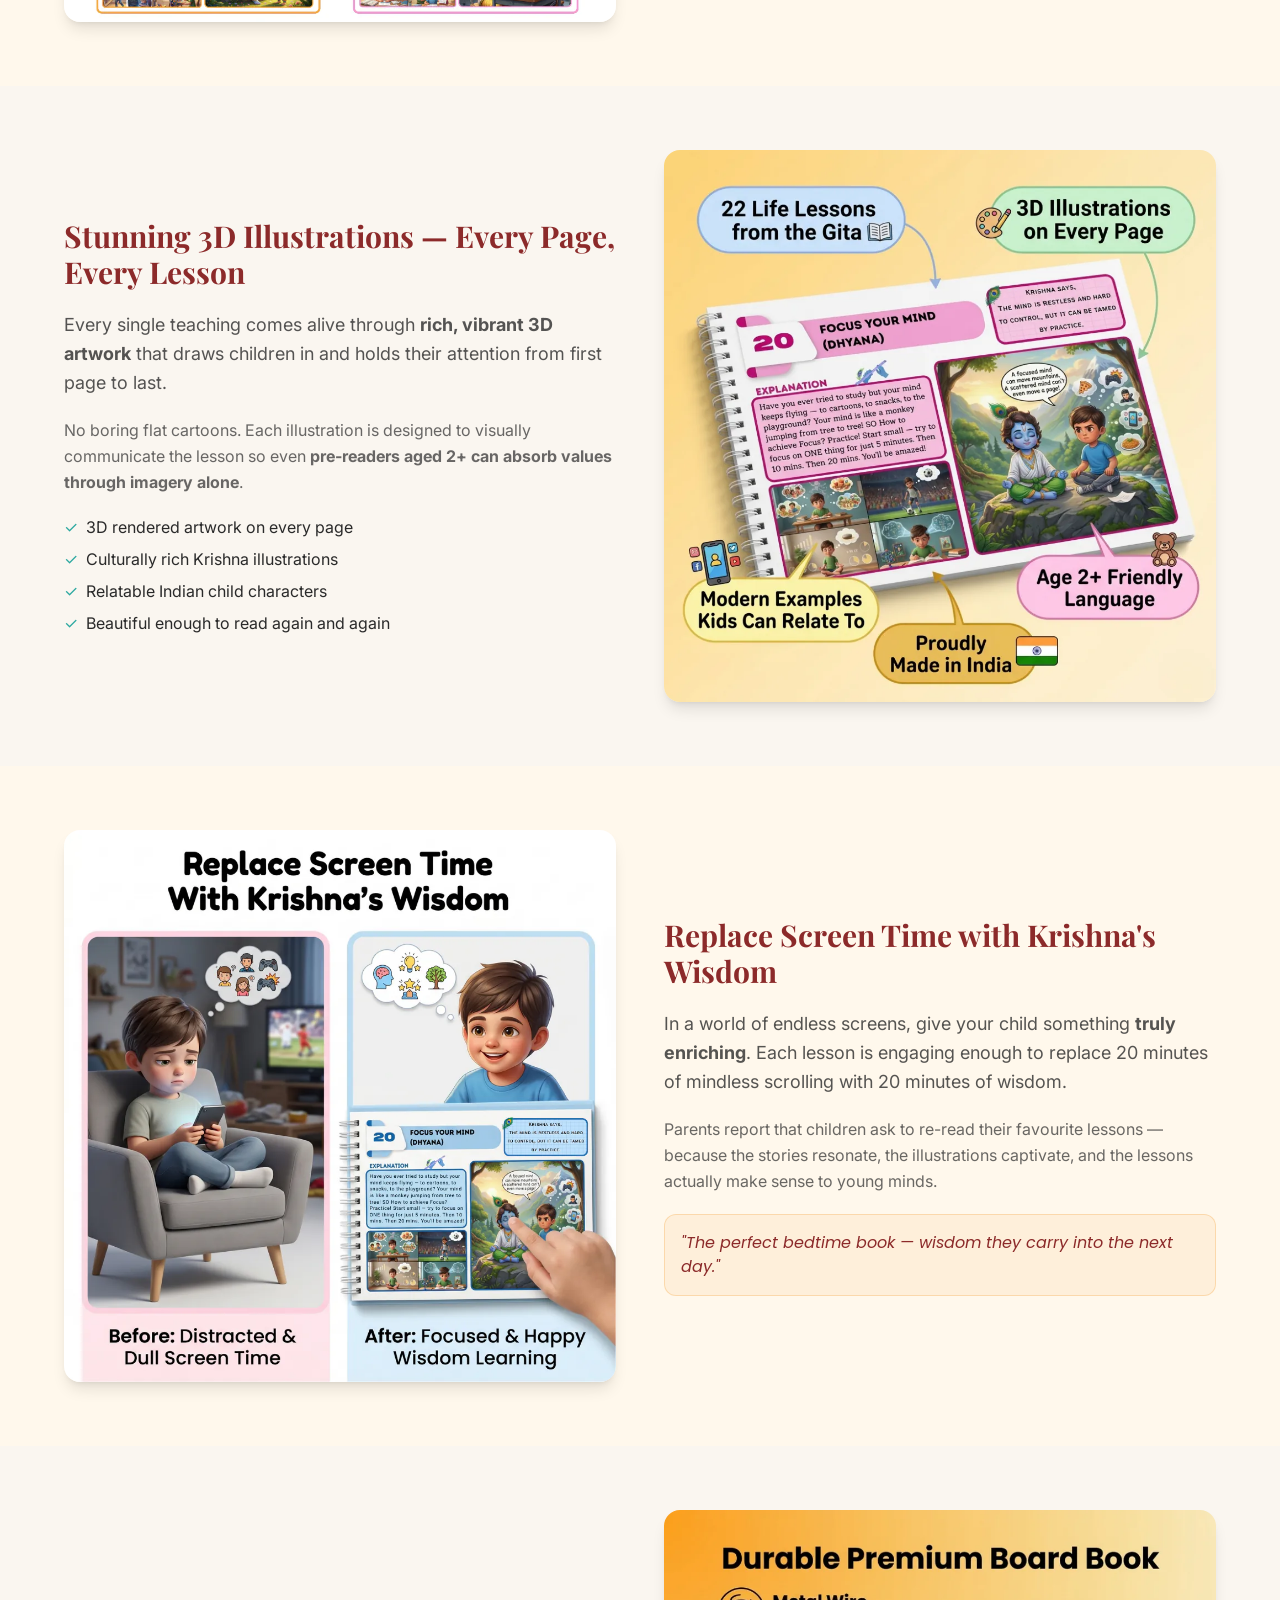
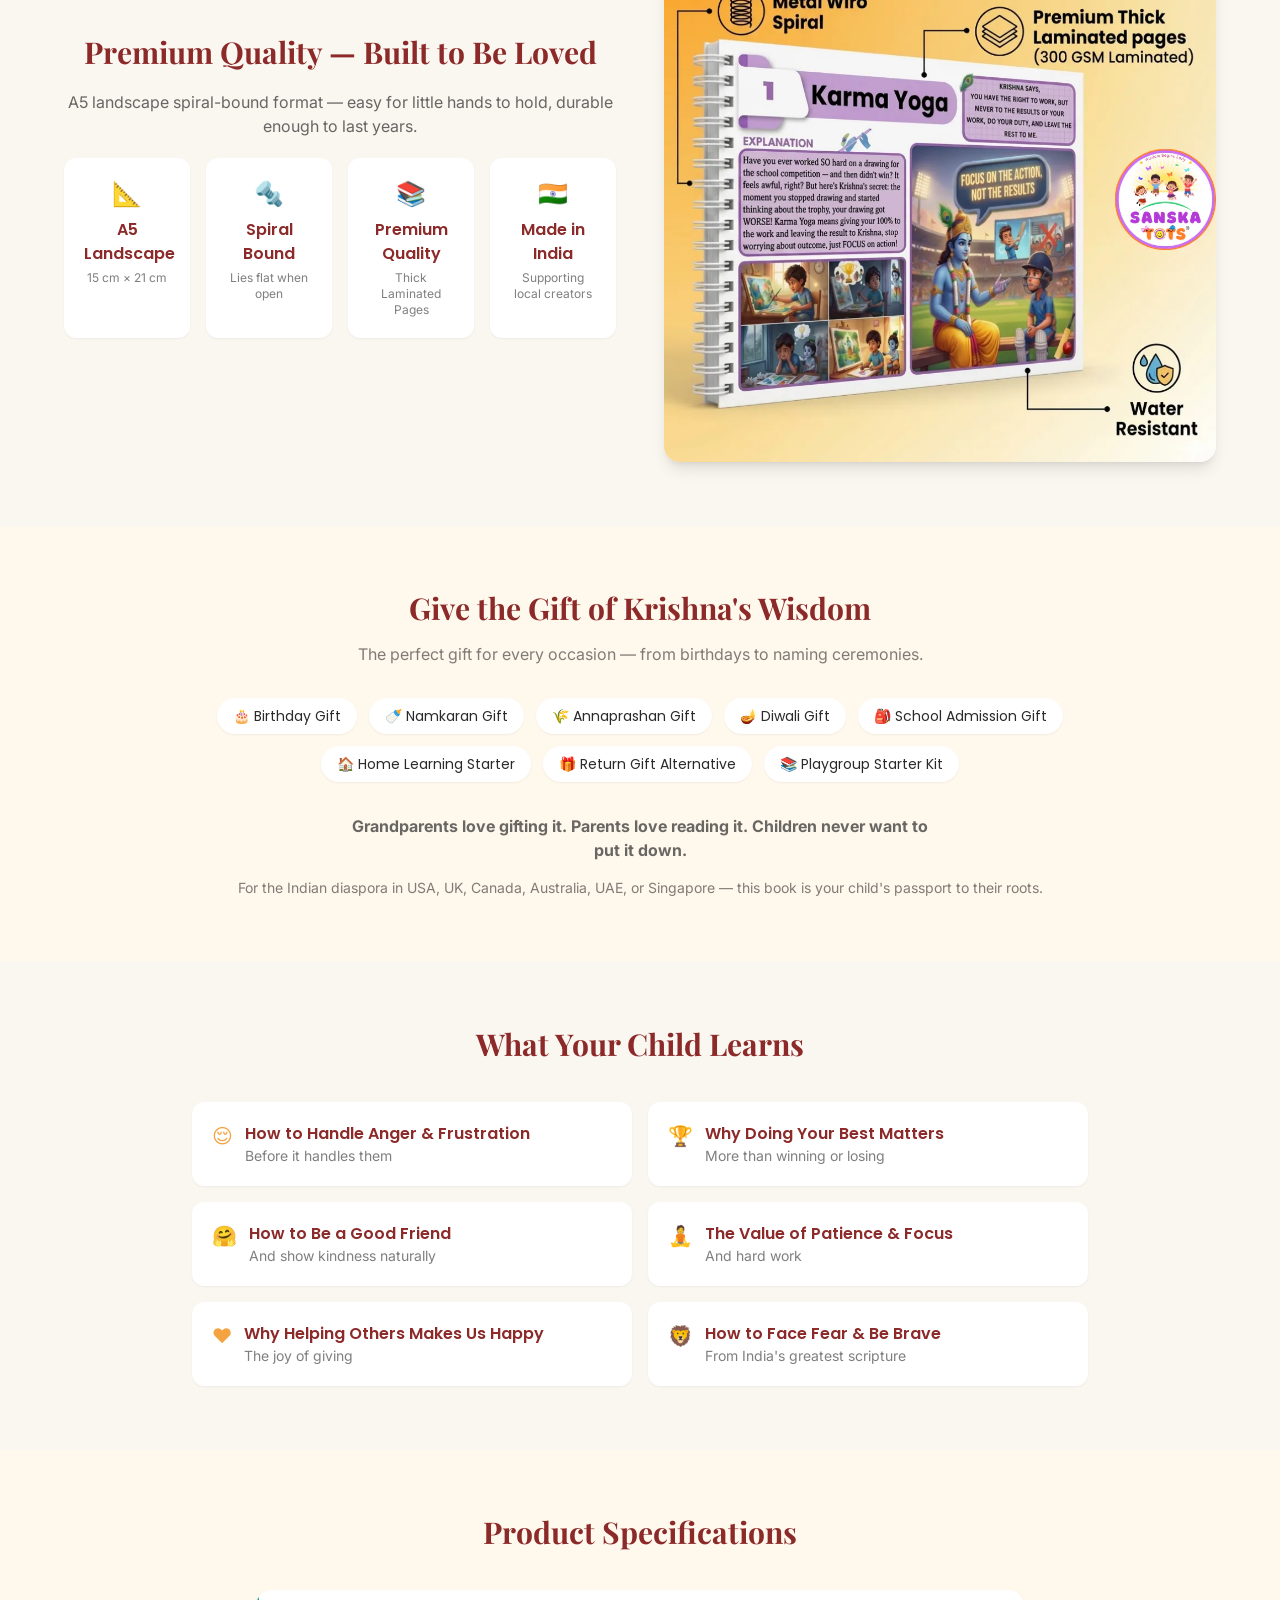
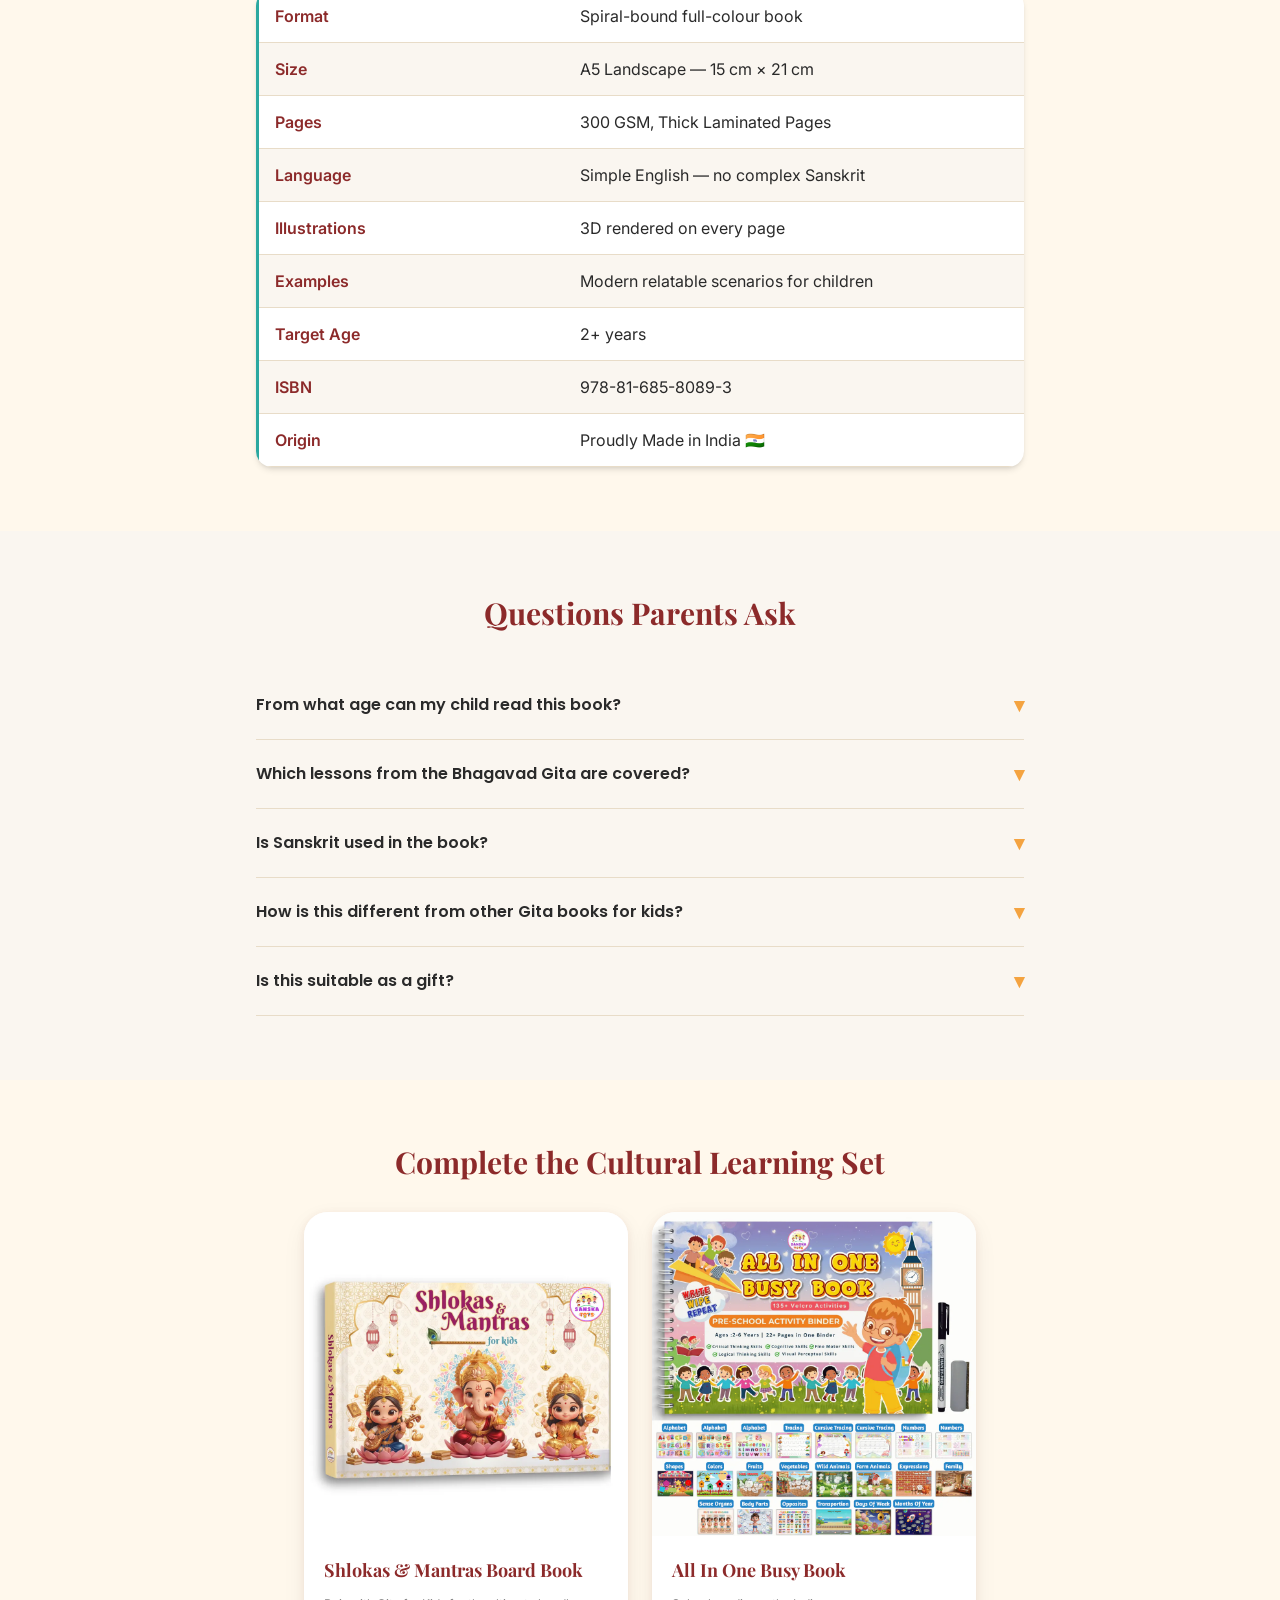
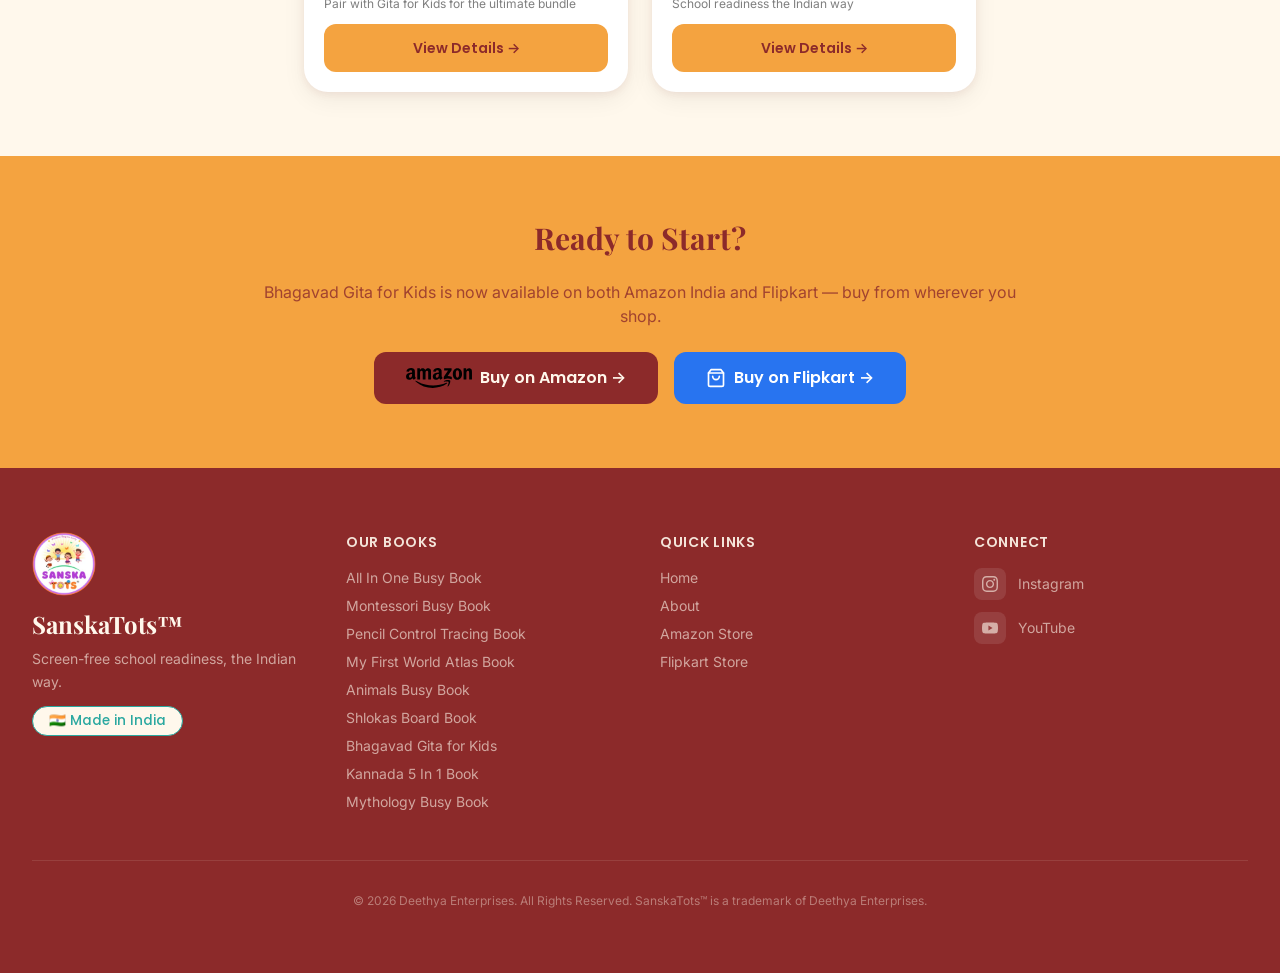
<file: products/bhagavad-gita-for-kids.html>
<!DOCTYPE html>
<html lang="en">
<head>
  <meta charset="UTF-8" />
  <meta name="viewport" content="width=device-width, initial-scale=1.0" />
  <title>SanskaTots Bhagavad Gita for Kids | 22 Life Lessons with 3D Illustrations | Story Book Age 2+</title>
  <meta name="description" content="Bhagavad Gita for Kids — 22 life lessons from Lord Krishna with 3D illustrations, modern examples, and age-appropriate language. Story book for children Age 2+. Made in India." />
  <link rel="canonical" href="https://www.sanskatots.com/products/bhagavad-gita-for-kids.html" />
  <link rel="icon" type="image/png" href="/images/SanskaTots-logo.png" />

  <!-- Open Graph -->
  <meta property="og:title" content="SanskaTots Bhagavad Gita for Kids — 22 Life Lessons with 3D Illustrations" />
  <meta property="og:description" content="22 life lessons from Lord Krishna with 3D illustrations, modern real-life examples, and age-appropriate language. For children Age 2+. Proudly Made in India." />
  <meta property="og:image" content="https://www.sanskatots.com/images/bhagavad-gita-board-book/1.webp" />
  <meta property="og:url" content="https://www.sanskatots.com/products/bhagavad-gita-for-kids.html" />
  <meta property="og:type" content="product" />
  <meta property="og:site_name" content="SanskaTots™" />

  <!-- Structured Data -->
  <script type="application/ld+json">
  {
    "@context": "https://schema.org",
    "@type": "Product",
    "name": "SanskaTots Bhagavad Gita for Kids",
    "image": [
      "https://www.sanskatots.com/images/bhagavad-gita-board-book/1.webp",
      "https://www.sanskatots.com/images/bhagavad-gita-board-book/2.webp",
      "https://www.sanskatots.com/images/bhagavad-gita-board-book/3.webp",
      "https://www.sanskatots.com/images/bhagavad-gita-board-book/4.webp",
      "https://www.sanskatots.com/images/bhagavad-gita-board-book/5.webp",
      "https://www.sanskatots.com/images/bhagavad-gita-board-book/6.webp",
      "https://www.sanskatots.com/images/bhagavad-gita-board-book/7.webp"
    ],
    "description": "22 life lessons from the Bhagavad Gita explained in simple child-friendly language with 3D illustrations and modern real-life examples. Story book for children aged 2 and above. Spiral-bound A5 format. Made in India.",
    "brand": {
      "@type": "Brand",
      "name": "SanskaTots"
    }
  }
  </script>

  <!-- FAQ Schema -->
  <script type="application/ld+json">
  {
    "@context": "https://schema.org",
    "@type": "FAQPage",
    "mainEntity": [
      {
        "@type": "Question",
        "name": "From what age can my child read this book?",
        "acceptedAnswer": {
          "@type": "Answer",
          "text": "From 2 years onwards. The language is kept simple and age-appropriate so even toddlers can follow along when read aloud. The 3D illustrations also help pre-readers absorb the lessons visually."
        }
      },
      {
        "@type": "Question",
        "name": "Which lessons from the Bhagavad Gita are covered?",
        "acceptedAnswer": {
          "@type": "Answer",
          "text": "22 carefully selected teachings including Karma Yoga (focus on action not result), managing anger, Sattvic diet, Swadharma (your own duty), Dhyana (focus and mindfulness), and learning from mistakes — all explained through modern situations kids actually face."
        }
      },
      {
        "@type": "Question",
        "name": "Is Sanskrit used in the book?",
        "acceptedAnswer": {
          "@type": "Answer",
          "text": "No complex Sanskrit. Each teaching is presented in simple English, with the Sanskrit concept name included as a label (like Karma Yoga or Dhyana) so children learn the terminology naturally without being overwhelmed."
        }
      },
      {
        "@type": "Question",
        "name": "Is this suitable as a gift?",
        "acceptedAnswer": {
          "@type": "Answer",
          "text": "Absolutely — perfect for birthdays, Namkaran ceremonies, Annaprashan, Diwali, school admission, and any occasion you want to give a child the gift of wisdom. Pairs beautifully with the SanskaTots Shloka Board Book."
        }
      }
    ]
  }
  </script>

  <!-- Fonts -->
  <link rel="preconnect" href="https://fonts.googleapis.com">
  <link rel="preconnect" href="https://fonts.gstatic.com" crossorigin>
  <link href="https://fonts.googleapis.com/css2?family=Playfair+Display:wght@600;700;800&family=Inter:wght@400;500;600&family=Poppins:wght@500;600;700&display=swap" rel="stylesheet">

  <!-- Tailwind CSS — prebuilt & minified (see tailwind.config.js) -->
  <link rel="stylesheet" href="../css/tailwind.css" />

  <link rel="stylesheet" href="../css/style.css" />

  <!-- LCP image -->
  <link rel="preload" as="image" href="../images/bhagavad-gita-board-book/1.webp" fetchpriority="high" />
</head>
<body class="font-body bg-cream">

  <!-- Skip Link -->
  <a href="#main-content" class="sr-only focus:not-sr-only focus:absolute focus:top-4 focus:left-4 focus:z-[200] focus:bg-saffron focus:text-maroon focus:px-4 focus:py-2 focus:rounded-lg">Skip to content</a>

  <!-- Navigation -->
  <nav class="nav-sticky fixed top-0 left-0 right-0 z-50 px-4 md:px-8 py-4">
    <div class="max-w-7xl mx-auto flex items-center justify-between">
      <a href="../index.html" class="flex items-center gap-2">
        <img src="../images/SanskaTots-logo.webp" alt="SanskaTots™" class="h-12 w-12 rounded-full" width="48" height="48" />
        <span class="font-heading text-xl font-bold text-maroon hidden sm:inline">SanskaTots™</span>
      </a>
      <div class="hidden md:flex items-center gap-8">
        <a href="../books.html" class="font-ui font-medium text-charcoal hover:text-saffron-dark transition-colors">Books</a>
        <a href="../about.html" class="font-ui font-medium text-charcoal hover:text-saffron-dark transition-colors">About</a>
        <a href="https://www.amazon.in/dp/8168580893?tag=sanskatots-21&utm_source=sanskatots-website&utm_medium=header-nav&utm_campaign=bhagavad-gita-for-kids" target="_blank" rel="noopener noreferrer" class="btn-primary text-sm" data-amazon-cta data-product-name="Bhagavad Gita for Kids" data-placement="header-nav">
          Buy on Amazon →
        </a>
      </div>
      <button id="nav-hamburger" class="md:hidden flex flex-col gap-1.5 p-2" aria-label="Open navigation menu">
        <span class="block w-6 h-0.5 bg-maroon rounded"></span>
        <span class="block w-6 h-0.5 bg-maroon rounded"></span>
        <span class="block w-6 h-0.5 bg-maroon rounded"></span>
      </button>
    </div>
  </nav>

  <!-- Mobile Nav Overlay -->
  <div id="mobile-nav-overlay" class="mobile-nav-overlay flex flex-col items-center justify-center gap-8">
    <button id="mobile-nav-close" class="absolute top-6 right-6 text-cream text-3xl" aria-label="Close navigation">✕</button>
    <a href="../index.html" class="flex flex-col items-center gap-3">
      <img src="../images/SanskaTots-logo.webp" alt="SanskaTots™" class="h-20 w-20 rounded-full" width="80" height="80" />
      <span class="text-cream font-heading text-2xl font-bold">SanskaTots™</span>
    </a>
    <a href="../books.html" class="text-cream font-ui text-xl">Books</a>
    <a href="../about.html" class="text-cream font-ui text-xl">About</a>
    <a href="https://www.amazon.in/dp/8168580893?tag=sanskatots-21&utm_source=sanskatots-website&utm_medium=mobile-nav&utm_campaign=bhagavad-gita-for-kids" target="_blank" rel="noopener noreferrer" class="btn-primary text-lg mt-4" data-amazon-cta data-product-name="Bhagavad Gita for Kids" data-placement="mobile-nav">
      Buy on Amazon →
    </a>
  </div>

  <!-- Main Content -->
  <main id="main-content" class="pt-20">

    <!-- Product Hero Section -->
    <section class="py-8 md:py-16 px-4 md:px-8">
      <div class="max-w-7xl mx-auto grid grid-cols-1 lg:grid-cols-2 gap-8 lg:gap-12 items-start">

        <!-- Image Gallery -->
        <div data-gallery class="space-y-4">
          <!-- Main Image -->
          <div class="gallery-main relative aspect-square bg-white flex items-center justify-center p-4">
            <img
              src="../images/bhagavad-gita-board-book/1.webp"
              fetchpriority="high"
              decoding="async"
              alt="SanskaTots Bhagavad Gita for Kids — 22 Life Lessons with 3D Illustrations"
              class="max-w-full max-h-full object-contain transition-opacity duration-200"
              width="600"
              height="600"
            />
            <!-- Prev Button -->
            <button class="gallery-prev absolute left-2 top-1/2 -translate-y-1/2 bg-white/90 hover:bg-white text-maroon rounded-full w-10 h-10 flex items-center justify-center shadow-md transition-all hover:scale-110 z-10" aria-label="Previous image">
              <svg xmlns="http://www.w3.org/2000/svg" class="w-5 h-5" viewBox="0 0 24 24" fill="none" stroke="currentColor" stroke-width="2.5" stroke-linecap="round" stroke-linejoin="round"><polyline points="15 18 9 12 15 6"/></svg>
            </button>
            <!-- Next Button -->
            <button class="gallery-next absolute right-2 top-1/2 -translate-y-1/2 bg-white/90 hover:bg-white text-maroon rounded-full w-10 h-10 flex items-center justify-center shadow-md transition-all hover:scale-110 z-10" aria-label="Next image">
              <svg xmlns="http://www.w3.org/2000/svg" class="w-5 h-5" viewBox="0 0 24 24" fill="none" stroke="currentColor" stroke-width="2.5" stroke-linecap="round" stroke-linejoin="round"><polyline points="9 18 15 12 9 6"/></svg>
            </button>
          </div>
          <!-- Thumbnails -->
          <div class="grid grid-cols-4 gap-2">
            <div class="gallery-thumb active aspect-square bg-white p-1" data-src="../images/bhagavad-gita-board-book/1.webp" data-alt="Bhagavad Gita for Kids cover">
              <img src="../images/bhagavad-gita-board-book/1-thumb.webp" alt="Book cover" class="w-full h-full object-contain" loading="lazy" />
            </div>
            <div class="gallery-thumb aspect-square bg-white p-1" data-src="../images/bhagavad-gita-board-book/2.webp" data-alt="22 Life lessons features">
              <img src="../images/bhagavad-gita-board-book/2-thumb.webp" alt="22 Life lessons" class="w-full h-full object-contain" loading="lazy" />
            </div>
            <div class="gallery-thumb aspect-square bg-white p-1" data-src="../images/bhagavad-gita-board-book/3.webp" data-alt="22 Complete lessons inside">
              <img src="../images/bhagavad-gita-board-book/3-thumb.webp" alt="Lessons inside" class="w-full h-full object-contain" loading="lazy" />
            </div>
            <div class="gallery-thumb aspect-square bg-white p-1" data-src="../images/bhagavad-gita-board-book/4.webp" data-alt="Book dimensions">
              <img src="../images/bhagavad-gita-board-book/4-thumb.webp" alt="Book dimensions" class="w-full h-full object-contain" loading="lazy" />
            </div>
            <div class="gallery-thumb aspect-square bg-white p-1" data-src="../images/bhagavad-gita-board-book/5.webp" data-alt="Replace screen time with Krishna's wisdom">
              <img src="../images/bhagavad-gita-board-book/5-thumb.webp" alt="Screen time alternative" class="w-full h-full object-contain" loading="lazy" />
            </div>
            <div class="gallery-thumb aspect-square bg-white p-1" data-src="../images/bhagavad-gita-board-book/6.webp" data-alt="Gift occasions for Bhagavad Gita for Kids">
              <img src="../images/bhagavad-gita-board-book/6-thumb.webp" alt="Gift occasions" class="w-full h-full object-contain" loading="lazy" />
            </div>
            <div class="gallery-thumb aspect-square bg-white p-1" data-src="../images/bhagavad-gita-board-book/7.webp" data-alt="All features summary">
              <img src="../images/bhagavad-gita-board-book/7-thumb.webp" alt="Features summary" class="w-full h-full object-contain" loading="lazy" />
            </div>
          </div>
        </div>

        <!-- Product Info -->
        <div class="space-y-5">
          <div class="flex items-center gap-3">
            <span class="font-ui text-sm font-medium text-teal tracking-wider uppercase">SanskaTots™</span>
            <span class="bg-saffron text-maroon text-xs font-heading font-bold px-2 py-0.5 rounded">SPIRITUAL</span>
          </div>
          
          <h1 class="font-heading text-3xl md:text-4xl font-bold leading-tight">
            Bhagavad Gita<br>
            <span class="text-2xl md:text-3xl text-maroon/80">for Kids — Life Lessons from Lord Krishna</span>
          </h1>

          <!-- Rating -->
          <div class="flex items-center gap-2">
            <span class="text-saffron text-lg">★★★★★</span>
            <span class="text-sm text-charcoal/60 font-ui">Wisdom That Shapes Character</span>
          </div>

          <!-- Tags -->
          <div class="flex flex-wrap gap-2">
            <span class="tag-chip">22 Life Lessons</span>
            <span class="tag-chip">3D Illustrations</span>
            <span class="tag-chip">Modern Examples</span>
            <span class="tag-chip">Simple English</span>
            <span class="tag-chip">Spiral-Bound</span>
            <span class="tag-chip">A5 Size</span>
            <span class="tag-chip">Age 2+</span>
            <span class="tag-chip">Made in India 🇮🇳</span>
          </div>

          <!-- Short Description -->
          <p class="text-charcoal/80 leading-relaxed">
            Does your child know who Krishna is — but not what Krishna <em>taught</em>? This book changes that. 
            <strong>22 of the most powerful teachings from the Bhagavad Gita</strong> — explained in simple 
            English with <strong>modern, relatable situations</strong> kids actually face today: sharing toys, 
            losing a game, managing anger, making friends. Stunning 3D illustrations on every page. 
            <strong>No complex Sanskrit. Just pure wisdom made accessible.</strong>
          </p>

          <!-- Buy Buttons -->
          <div class="space-y-3">
            <p class="font-ui text-xs font-semibold uppercase tracking-wider text-charcoal/50">Now available on 2 platforms — buy from your favourite:</p>
            <div class="flex flex-col sm:flex-row gap-3">
              <a 
                href="https://www.amazon.in/dp/8168580893?tag=sanskatots-21&utm_source=sanskatots-website&utm_medium=product-detail&utm_campaign=bhagavad-gita-for-kids" 
                target="_blank" 
                rel="noopener noreferrer" 
                class="btn-amazon w-full sm:w-auto justify-center"
                data-amazon-cta 
                data-product-name="Bhagavad Gita for Kids" 
                data-placement="product-detail"
              >
                <img src="../images/brand/amazon-logo.svg" alt="Amazon" style="height:20px;width:auto;filter:brightness(0);">
                Buy on Amazon →
              </a>
              <a 
                href="https://dl.flipkart.com/s/M8UWHjNNNN" 
                target="_blank" 
                rel="noopener noreferrer" 
                class="btn-flipkart w-full sm:w-auto justify-center"
                data-flipkart-cta 
                data-product-name="Bhagavad Gita for Kids" 
                data-placement="product-detail"
              >
                <svg xmlns="http://www.w3.org/2000/svg" class="w-5 h-5" viewBox="0 0 24 24" fill="none" stroke="currentColor" stroke-width="2" stroke-linecap="round" stroke-linejoin="round"><path d="M6 2 3 6v14a2 2 0 0 0 2 2h14a2 2 0 0 0 2-2V6l-3-4z"/><line x1="3" y1="6" x2="21" y2="6"/><path d="M16 10a4 4 0 0 1-8 0"/></svg>
                Buy on Flipkart →
              </a>
            </div>
          </div>

          <!-- Trust signals -->
          <div class="flex flex-wrap items-center gap-3 text-xs text-charcoal/50 pt-1">
            <span>🔒 Secure Amazon &amp; Flipkart Checkout</span>
            <span>·</span>
            <span>↩️ Easy Returns</span>
          </div>

          <!-- Share -->
          <div class="flex items-center gap-3 pt-2">
            <span class="text-xs text-charcoal/50">Share:</span>
            <a href="https://wa.me/?text=Check%20out%20this%20beautiful%20Bhagavad%20Gita%20for%20Kids%20by%20SanskaTots!%2022%20life%20lessons%20from%20Lord%20Krishna%20for%20children%20age%202+.%20https://www.sanskatots.com/products/bhagavad-gita-for-kids.html" target="_blank" rel="noopener noreferrer" class="flex items-center gap-2 bg-green-50 hover:bg-green-500 text-green-700 hover:text-white rounded-full px-3 py-1.5 text-sm font-semibold transition-all duration-200">
              <svg xmlns="http://www.w3.org/2000/svg" class="w-4 h-4" viewBox="0 0 24 24" fill="currentColor"><path d="M17.472 14.382c-.297-.149-1.758-.867-2.03-.967-.273-.099-.471-.148-.67.15-.197.297-.767.966-.94 1.164-.173.199-.347.223-.644.075-.297-.15-1.255-.463-2.39-1.475-.883-.788-1.48-1.761-1.653-2.059-.173-.297-.018-.458.13-.606.134-.133.298-.347.446-.52.149-.174.198-.298.298-.497.099-.198.05-.371-.025-.52-.075-.149-.669-1.612-.916-2.207-.242-.579-.487-.5-.669-.51-.173-.008-.371-.01-.57-.01-.198 0-.52.074-.792.372-.272.297-1.04 1.016-1.04 2.479 0 1.462 1.065 2.875 1.213 3.074.149.198 2.096 3.2 5.077 4.487.709.306 1.262.489 1.694.625.712.227 1.36.195 1.871.118.571-.085 1.758-.719 2.006-1.413.248-.694.248-1.289.173-1.413-.074-.124-.272-.198-.57-.347m-5.421 7.403h-.004a9.87 9.87 0 0 1-5.031-1.378l-.361-.214-3.741.982.998-3.648-.235-.374a9.86 9.86 0 0 1-1.51-5.26c.001-5.45 4.436-9.884 9.888-9.884 2.64 0 5.122 1.03 6.988 2.898a9.825 9.825 0 0 1 2.893 6.994c-.003 5.45-4.437 9.884-9.885 9.884m8.413-18.297A11.815 11.815 0 0 0 12.05 0C5.495 0 .16 5.335.157 11.892c0 2.096.547 4.142 1.588 5.945L.057 24l6.305-1.654a11.882 11.882 0 0 0 5.683 1.448h.005c6.554 0 11.89-5.335 11.893-11.893a11.821 11.821 0 0 0-3.48-8.413z"/></svg>
              Share on WhatsApp
            </a>
          </div>
        </div>
      </div>
    </section>

    <!-- Product Video Section -->
    <section class="py-16 px-4 md:px-8 bg-maroon" data-animate>
      <div class="max-w-4xl mx-auto text-center">
        <p class="font-ui text-saffron text-sm font-semibold uppercase tracking-wider mb-3">▶ Watch It In Action</p>
        <h2 class="font-heading text-2xl md:text-3xl font-bold text-cream mb-3">See How Kids Learn &amp; Play</h2>
        <p class="text-cream/70 mb-8 max-w-2xl mx-auto">Watch real children explore every page — and discover why this is India's most loved Bhagavad Gita for kids.</p>
        <!-- Responsive 16:9 YouTube embed -->
        <div class="relative w-full rounded-2xl overflow-hidden shadow-2xl" style="padding-bottom: 56.25%; height: 0;">
          <button
            class="yt-facade"
            data-yt-id="64cPI8qKKjY"
            data-yt-title="SanskaTots Bhagavad Gita for Kids — Watch in Action"
            aria-label="Play video: SanskaTots Bhagavad Gita for Kids — Watch in Action"
          >
            <img src="../images/video-thumbs/64cPI8qKKjY.webp" alt="" loading="lazy" decoding="async" width="854" height="480" />
          </button>
        </div>
        <div class="mt-8 flex flex-col sm:flex-row items-center justify-center gap-4">
          <a
            href="https://www.amazon.in/dp/8168580893?tag=sanskatots-21&utm_source=sanskatots-website&utm_medium=video-section&utm_campaign=bhagavad-gita-for-kids"
            target="_blank"
            rel="noopener noreferrer"
            class="btn-amazon"
            data-amazon-cta
            data-product-name="Bhagavad Gita for Kids"
            data-placement="video-section"
          >
            <img src="../images/brand/amazon-logo.svg" alt="Amazon" style="height:20px;width:auto;filter:brightness(0);">
            Buy on Amazon →
          </a>
          <a
            href="https://dl.flipkart.com/s/M8UWHjNNNN"
            target="_blank"
            rel="noopener noreferrer"
            class="btn-flipkart"
            data-flipkart-cta
            data-product-name="Bhagavad Gita for Kids"
            data-placement="video-section"
          >
            <svg xmlns="http://www.w3.org/2000/svg" class="w-5 h-5" viewBox="0 0 24 24" fill="none" stroke="currentColor" stroke-width="2" stroke-linecap="round" stroke-linejoin="round"><path d="M6 2 3 6v14a2 2 0 0 0 2 2h14a2 2 0 0 0 2-2V6l-3-4z"/><line x1="3" y1="6" x2="21" y2="6"/><path d="M16 10a4 4 0 0 1-8 0"/></svg>
            Buy on Flipkart →
          </a>
          <span class="text-cream/50 text-sm">Loved by 1000+ families across India</span>
        </div>
      </div>
    </section>

    <!-- Feature Section: 22 Lessons -->
    <section class="py-16 px-4 md:px-8 bg-off-white" data-animate>
      <div class="max-w-6xl mx-auto">
        <h2 class="font-heading text-2xl md:text-3xl font-bold text-center mb-4">22 Complete Lessons — 1 Book</h2>
        <p class="text-center text-charcoal/70 mb-10 max-w-2xl mx-auto">Each lesson brings Krishna's timeless teaching alive through a story your child can see themselves in.</p>

        <div class="grid grid-cols-2 md:grid-cols-3 lg:grid-cols-4 gap-3 mt-8">
          <div class="bg-white rounded-xl p-4 text-center shadow-sm">
            <div class="text-2xl mb-2">🎯</div>
            <div class="font-ui font-semibold text-sm text-maroon">Karma Yoga</div>
            <div class="text-xs text-charcoal/50 mt-1">Focus on action, not result</div>
          </div>
          <div class="bg-white rounded-xl p-4 text-center shadow-sm">
            <div class="text-2xl mb-2">😤</div>
            <div class="font-ui font-semibold text-sm text-maroon">Anger is the Enemy</div>
            <div class="text-xs text-charcoal/50 mt-1">Managing emotions wisely</div>
          </div>
          <div class="bg-white rounded-xl p-4 text-center shadow-sm">
            <div class="text-2xl mb-2">🥗</div>
            <div class="font-ui font-semibold text-sm text-maroon">Sattvic Diet</div>
            <div class="text-xs text-charcoal/50 mt-1">Eat like a winner</div>
          </div>
          <div class="bg-white rounded-xl p-4 text-center shadow-sm">
            <div class="text-2xl mb-2">🧠</div>
            <div class="font-ui font-semibold text-sm text-maroon">Master Your Senses</div>
            <div class="text-xs text-charcoal/50 mt-1">Self-control and discipline</div>
          </div>
          <div class="bg-white rounded-xl p-4 text-center shadow-sm">
            <div class="text-2xl mb-2">⭐</div>
            <div class="font-ui font-semibold text-sm text-maroon">Swadharma</div>
            <div class="text-xs text-charcoal/50 mt-1">Do your own duty</div>
          </div>
          <div class="bg-white rounded-xl p-4 text-center shadow-sm">
            <div class="text-2xl mb-2">🧘</div>
            <div class="font-ui font-semibold text-sm text-maroon">Dhyana</div>
            <div class="text-xs text-charcoal/50 mt-1">Focus your mind</div>
          </div>
          <div class="bg-white rounded-xl p-4 text-center shadow-sm">
            <div class="text-2xl mb-2">💡</div>
            <div class="font-ui font-semibold text-sm text-maroon">Viveka</div>
            <div class="text-xs text-charcoal/50 mt-1">Learn from mistakes</div>
          </div>
          <div class="bg-white rounded-xl p-4 text-center shadow-sm">
            <div class="text-2xl mb-2">🤝</div>
            <div class="font-ui font-semibold text-sm text-maroon">Kindness</div>
            <div class="text-xs text-charcoal/50 mt-1">Be a good friend</div>
          </div>
          <div class="bg-white rounded-xl p-4 text-center shadow-sm">
            <div class="text-2xl mb-2">💪</div>
            <div class="font-ui font-semibold text-sm text-maroon">Courage</div>
            <div class="text-xs text-charcoal/50 mt-1">Face fear bravely</div>
          </div>
          <div class="bg-white rounded-xl p-4 text-center shadow-sm">
            <div class="text-2xl mb-2">⏳</div>
            <div class="font-ui font-semibold text-sm text-maroon">Patience</div>
            <div class="text-xs text-charcoal/50 mt-1">Good things take time</div>
          </div>
          <div class="bg-white rounded-xl p-4 text-center shadow-sm">
            <div class="text-2xl mb-2">🌟</div>
            <div class="font-ui font-semibold text-sm text-maroon">Gratitude</div>
            <div class="text-xs text-charcoal/50 mt-1">Count your blessings</div>
          </div>
          <div class="bg-white rounded-xl p-4 text-center shadow-sm">
            <div class="text-2xl mb-2">🏃</div>
            <div class="font-ui font-semibold text-sm text-maroon">Hard Work</div>
            <div class="text-xs text-charcoal/50 mt-1">+ 10 more inside</div>
          </div>
        </div>
      </div>
    </section>

    <!-- Feature Section: Modern Examples -->
    <section class="py-16 px-4 md:px-8 bg-cream" data-animate>
      <div class="max-w-6xl mx-auto grid grid-cols-1 lg:grid-cols-2 gap-12 items-center">
        <div>
          <img 
            src="../images/bhagavad-gita-board-book/2.webp" 
            alt="22 complete lessons inside — each with modern life examples kids can relate to"
            class="rounded-2xl shadow-lg w-full"
            loading="lazy"
            width="600"
            height="600"
          />
        </div>
        <div class="space-y-5">
          <h2 class="font-heading text-2xl md:text-3xl font-bold">Modern-Life Examples — Kids SEE Themselves in the Gita</h2>
          <p class="text-charcoal/80 leading-relaxed text-lg">
            Each of Krishna's teachings is connected to <strong>situations children actually face today</strong> — 
            sharing toys, losing a game, dealing with anger, staying focused on homework.
          </p>
          <p class="text-charcoal/70 leading-relaxed">
            Children don't just read the Gita — they recognise themselves in every lesson. This is what makes 
            this book different from every other mythology book on the market.
          </p>
          <div class="grid grid-cols-2 gap-3">
            <div class="bg-saffron/10 border border-saffron/30 rounded-xl p-3 text-center">
              <div class="text-lg mb-1">🎮</div>
              <div class="font-ui text-xs font-semibold text-maroon">Sharing Toys</div>
            </div>
            <div class="bg-saffron/10 border border-saffron/30 rounded-xl p-3 text-center">
              <div class="text-lg mb-1">🏅</div>
              <div class="font-ui text-xs font-semibold text-maroon">Winning & Losing Calmly</div>
            </div>
            <div class="bg-saffron/10 border border-saffron/30 rounded-xl p-3 text-center">
              <div class="text-lg mb-1">😡</div>
              <div class="font-ui text-xs font-semibold text-maroon">Dealing with Anger</div>
            </div>
            <div class="bg-saffron/10 border border-saffron/30 rounded-xl p-3 text-center">
              <div class="text-lg mb-1">👫</div>
              <div class="font-ui text-xs font-semibold text-maroon">Making Friends</div>
            </div>
          </div>
        </div>
      </div>
    </section>

    <!-- Feature Section: 3D Illustrations -->
    <section class="py-16 px-4 md:px-8 bg-off-white" data-animate>
      <div class="max-w-6xl mx-auto grid grid-cols-1 lg:grid-cols-2 gap-12 items-center">
        <div class="order-2 lg:order-1 space-y-5">
          <h2 class="font-heading text-2xl md:text-3xl font-bold">Stunning 3D Illustrations — Every Page, Every Lesson</h2>
          <p class="text-charcoal/80 leading-relaxed text-lg">
            Every single teaching comes alive through <strong>rich, vibrant 3D artwork</strong> that draws 
            children in and holds their attention from first page to last.
          </p>
          <p class="text-charcoal/70 leading-relaxed">
            No boring flat cartoons. Each illustration is designed to visually communicate the lesson so even 
            <strong>pre-readers aged 2+ can absorb values through imagery alone</strong>.
          </p>
          <ul class="space-y-2">
            <li class="flex items-center gap-2">
              <span class="text-teal">✓</span>
              <span>3D rendered artwork on every page</span>
            </li>
            <li class="flex items-center gap-2">
              <span class="text-teal">✓</span>
              <span>Culturally rich Krishna illustrations</span>
            </li>
            <li class="flex items-center gap-2">
              <span class="text-teal">✓</span>
              <span>Relatable Indian child characters</span>
            </li>
            <li class="flex items-center gap-2">
              <span class="text-teal">✓</span>
              <span>Beautiful enough to read again and again</span>
            </li>
          </ul>
        </div>
        <div class="order-1 lg:order-2">
          <img 
            src="../images/bhagavad-gita-board-book/3.webp" 
            alt="Stunning 3D illustrations on every page — age 2+ friendly language and modern examples"
            class="rounded-2xl shadow-lg w-full"
            loading="lazy"
            width="600"
            height="600"
          />
        </div>
      </div>
    </section>

    <!-- Feature Section: Screen Time Alternative -->
    <section class="py-16 px-4 md:px-8 bg-cream" data-animate>
      <div class="max-w-6xl mx-auto grid grid-cols-1 lg:grid-cols-2 gap-12 items-center">
        <div>
          <img 
            src="../images/bhagavad-gita-board-book/6.webp" 
            alt="Replace screen time with Krishna's wisdom — focused and happy learning"
            class="rounded-2xl shadow-lg w-full"
            loading="lazy"
            width="600"
            height="600"
          />
        </div>
        <div class="space-y-5">
          <h2 class="font-heading text-2xl md:text-3xl font-bold">Replace Screen Time with Krishna's Wisdom</h2>
          <p class="text-charcoal/80 leading-relaxed text-lg">
            In a world of endless screens, give your child something <strong>truly enriching</strong>. 
            Each lesson is engaging enough to replace 20 minutes of mindless scrolling with 
            20 minutes of wisdom.
          </p>
          <p class="text-charcoal/70 leading-relaxed">
            Parents report that children ask to re-read their favourite lessons — because the stories resonate, 
            the illustrations captivate, and the lessons actually make sense to young minds.
          </p>
          <div class="bg-saffron/10 border border-saffron/30 rounded-xl p-4">
            <p class="text-maroon italic font-ui">
              "The perfect bedtime book — wisdom they carry into the next day."
            </p>
          </div>
        </div>
      </div>
    </section>

    <section class="py-16 px-4 md:px-8 bg-off-white" data-animate>
      <div class="max-w-6xl mx-auto grid grid-cols-1 lg:grid-cols-2 gap-12 items-center">
        <div class="order-2 lg:order-1 space-y-5">
          <h2 class="font-heading text-2xl md:text-3xl font-bold text-center mb-4">Premium Quality — Built to Be Loved</h2>
        <p class="text-center text-charcoal/70 mb-10 max-w-2xl mx-auto">A5 landscape spiral-bound format — easy for little hands to hold, durable enough to last years.</p>
        
        <div class="grid grid-cols-2 md:grid-cols-4 gap-4 max-w-3xl mx-auto">
          <div class="bg-white rounded-xl p-5 text-center shadow-sm">
            <div class="text-2xl mb-2">📐</div>
            <div class="font-ui font-semibold text-maroon">A5 Landscape</div>
            <div class="text-xs text-charcoal/60 mt-1">15 cm × 21 cm</div>
          </div>
          <div class="bg-white rounded-xl p-5 text-center shadow-sm">
            <div class="text-2xl mb-2">🔩</div>
            <div class="font-ui font-semibold text-maroon">Spiral Bound</div>
            <div class="text-xs text-charcoal/60 mt-1">Lies flat when open</div>
          </div>
          <div class="bg-white rounded-xl p-5 text-center shadow-sm">
            <div class="text-2xl mb-2">📚</div>
            <div class="font-ui font-semibold text-maroon">Premium Quality</div>
            <div class="text-xs text-charcoal/60 mt-1">Thick Laminated Pages</div>
          </div>
          <div class="bg-white rounded-xl p-5 text-center shadow-sm">
            <div class="text-2xl mb-2">🇮🇳</div>
            <div class="font-ui font-semibold text-maroon">Made in India</div>
            <div class="text-xs text-charcoal/60 mt-1">Supporting local creators</div>
          </div>
        </div>
        </div>
        <div class="order-1 lg:order-2">
          <img 
            src="../images/bhagavad-gita-board-book/4.webp" 
            alt="Book dimensions — A5 landscape spiral-bound format, easy for little hands to hold and durable enough to last years"
            class="rounded-2xl shadow-lg w-full"
            loading="lazy"
            width="600"
            height="600"
          />
        </div>
      </div>
    </section>

    <!-- Gift Positioning Section -->
    <section class="py-16 px-4 md:px-8 bg-cream" data-animate>
      <div class="max-w-4xl mx-auto text-center">
        <h2 class="font-heading text-2xl md:text-3xl font-bold mb-4">Give the Gift of Krishna's Wisdom</h2>
        <p class="text-charcoal/60 mb-8 max-w-xl mx-auto">The perfect gift for every occasion — from birthdays to naming ceremonies.</p>
        <div class="flex flex-wrap justify-center gap-3">
          <span class="bg-white px-4 py-2 rounded-full shadow-sm font-ui text-sm">🎂 Birthday Gift</span>
          <span class="bg-white px-4 py-2 rounded-full shadow-sm font-ui text-sm">🍼 Namkaran Gift</span>
          <span class="bg-white px-4 py-2 rounded-full shadow-sm font-ui text-sm">🌾 Annaprashan Gift</span>
          <span class="bg-white px-4 py-2 rounded-full shadow-sm font-ui text-sm">🪔 Diwali Gift</span>
          <span class="bg-white px-4 py-2 rounded-full shadow-sm font-ui text-sm">🎒 School Admission Gift</span>
          <span class="bg-white px-4 py-2 rounded-full shadow-sm font-ui text-sm">🏠 Home Learning Starter</span>
          <span class="bg-white px-4 py-2 rounded-full shadow-sm font-ui text-sm">🎁 Return Gift Alternative</span>
          <span class="bg-white px-4 py-2 rounded-full shadow-sm font-ui text-sm">📚 Playgroup Starter Kit</span>
        </div>
        <p class="mt-8 text-charcoal/70 max-w-xl mx-auto">
          <strong>Grandparents love gifting it. Parents love reading it. Children never want to put it down.</strong>
        </p>
        <p class="mt-4 text-charcoal/60 text-sm">
          For the Indian diaspora in USA, UK, Canada, Australia, UAE, or Singapore — this book is your child's 
          passport to their roots.
        </p>
      </div>
    </section>

    <!-- What Your Child Learns -->
    <section class="py-16 px-4 md:px-8 bg-off-white" data-animate>
      <div class="max-w-4xl mx-auto">
        <h2 class="font-heading text-2xl md:text-3xl font-bold text-center mb-10">What Your Child Learns</h2>
        <div class="grid grid-cols-1 md:grid-cols-2 gap-4">
          <div class="bg-white rounded-xl p-5 shadow-sm flex items-start gap-3">
            <span class="text-saffron text-xl">😌</span>
            <div>
              <div class="font-ui font-semibold text-maroon">How to Handle Anger & Frustration</div>
              <div class="text-sm text-charcoal/60">Before it handles them</div>
            </div>
          </div>
          <div class="bg-white rounded-xl p-5 shadow-sm flex items-start gap-3">
            <span class="text-saffron text-xl">🏆</span>
            <div>
              <div class="font-ui font-semibold text-maroon">Why Doing Your Best Matters</div>
              <div class="text-sm text-charcoal/60">More than winning or losing</div>
            </div>
          </div>
          <div class="bg-white rounded-xl p-5 shadow-sm flex items-start gap-3">
            <span class="text-saffron text-xl">🤗</span>
            <div>
              <div class="font-ui font-semibold text-maroon">How to Be a Good Friend</div>
              <div class="text-sm text-charcoal/60">And show kindness naturally</div>
            </div>
          </div>
          <div class="bg-white rounded-xl p-5 shadow-sm flex items-start gap-3">
            <span class="text-saffron text-xl">🧘</span>
            <div>
              <div class="font-ui font-semibold text-maroon">The Value of Patience & Focus</div>
              <div class="text-sm text-charcoal/60">And hard work</div>
            </div>
          </div>
          <div class="bg-white rounded-xl p-5 shadow-sm flex items-start gap-3">
            <span class="text-saffron text-xl">❤️</span>
            <div>
              <div class="font-ui font-semibold text-maroon">Why Helping Others Makes Us Happy</div>
              <div class="text-sm text-charcoal/60">The joy of giving</div>
            </div>
          </div>
          <div class="bg-white rounded-xl p-5 shadow-sm flex items-start gap-3">
            <span class="text-saffron text-xl">🦁</span>
            <div>
              <div class="font-ui font-semibold text-maroon">How to Face Fear & Be Brave</div>
              <div class="text-sm text-charcoal/60">From India's greatest scripture</div>
            </div>
          </div>
        </div>
      </div>
    </section>

    <!-- Product Specifications -->
    <section class="py-16 px-4 md:px-8 bg-cream" data-animate>
      <div class="max-w-3xl mx-auto">
        <h2 class="font-heading text-2xl md:text-3xl font-bold text-center mb-10">Product Specifications</h2>
        <div class="bg-white rounded-2xl overflow-hidden shadow-md">
          <table class="spec-table">
            <tbody>
              <tr>
                <td>Format</td>
                <td>Spiral-bound full-colour book</td>
              </tr>
              <tr>
                <td>Size</td>
                <td>A5 Landscape — 15 cm × 21 cm</td>
              </tr>
              <tr>
                <td>Pages</td>
                <td>300 GSM, Thick Laminated Pages</td>
              </tr>
              <tr>
                <td>Language</td>
                <td>Simple English — no complex Sanskrit</td>
              </tr>
              <tr>
                <td>Illustrations</td>
                <td>3D rendered on every page</td>
              </tr>
              <tr>
                <td>Examples</td>
                <td>Modern relatable scenarios for children</td>
              </tr>
              <tr>
                <td>Target Age</td>
                <td>2+ years</td>
              </tr>
              <tr>
                <td>ISBN</td>
                <td>978-81-685-8089-3</td>
              </tr>
              <tr>
                <td>Origin</td>
                <td>Proudly Made in India 🇮🇳</td>
              </tr>
            </tbody>
          </table>
        </div>
      </div>
    </section>

    <!-- FAQ Section -->
    <section class="py-16 px-4 md:px-8 bg-off-white" data-animate>
      <div class="max-w-3xl mx-auto">
        <h2 class="font-heading text-2xl md:text-3xl font-bold text-center mb-10">Questions Parents Ask</h2>

        <div class="space-y-0">
          <div class="faq-item">
            <div class="faq-question">
              <span>From what age can my child read this book?</span>
              <span class="faq-arrow text-xl">▾</span>
            </div>
            <div class="faq-answer text-charcoal/70">
              From 2 years onwards. The language is kept simple and age-appropriate so even toddlers can follow along when read aloud. The vibrant 3D illustrations also help pre-readers absorb the lessons visually. It works beautifully as a bedtime reading ritual.
            </div>
          </div>

          <div class="faq-item">
            <div class="faq-question">
              <span>Which lessons from the Bhagavad Gita are covered?</span>
              <span class="faq-arrow text-xl">▾</span>
            </div>
            <div class="faq-answer text-charcoal/70">
              22 carefully selected teachings including Karma Yoga (focus on action, not result), managing anger, Sattvic diet, Swadharma (your own duty), Dhyana (focus and mindfulness), Viveka (learning from mistakes), courage, kindness, patience, gratitude, and more — all grounded in situations children actually face.
            </div>
          </div>

          <div class="faq-item">
            <div class="faq-question">
              <span>Is Sanskrit used in the book?</span>
              <span class="faq-arrow text-xl">▾</span>
            </div>
            <div class="faq-answer text-charcoal/70">
              No complex Sanskrit. Each teaching is presented entirely in simple English, with the Sanskrit concept name included as a label (like Karma Yoga or Dhyana) so children naturally learn the terminology without any overload.
            </div>
          </div>

          <div class="faq-item">
            <div class="faq-question">
              <span>How is this different from other Gita books for kids?</span>
              <span class="faq-arrow text-xl">▾</span>
            </div>
            <div class="faq-answer text-charcoal/70">
              Most Gita books for children are either too complex, too preachy, or filled with images kids can't relate to. This book connects every lesson to modern situations children actually face today — and every lesson has 3D illustrations that make kids want to read it again. It's not a mythology book. It's an actual life-lessons guide.
            </div>
          </div>

          <div class="faq-item">
            <div class="faq-question">
              <span>Is this suitable as a gift?</span>
              <span class="faq-arrow text-xl">▾</span>
            </div>
            <div class="faq-answer text-charcoal/70">
              Absolutely — perfect for birthdays, Namkaran ceremonies, Annaprashan, Diwali, school admission gifts, and any occasion where you want to give a child the gift of wisdom. Pairs beautifully with the SanskaTots Shloka Board Book for a complete cultural learning set.
            </div>
          </div>
        </div>
      </div>
    </section>

    <!-- Cross-sell -->
    <section class="py-16 px-4 md:px-8 bg-cream" data-animate>
      <div class="max-w-5xl mx-auto">
        <h2 class="font-heading text-2xl md:text-3xl font-bold text-center mb-8">Complete the Cultural Learning Set</h2>
        <div class="grid grid-cols-1 md:grid-cols-2 gap-6 max-w-2xl mx-auto">
          <a href="shlokas-board-book.html" class="product-card">
            <div class="card-image">
              <img src="../images/shloka-and-mantra-book/1.webp" alt="SanskaTots Shlokas and Mantras Board Book" loading="lazy" width="400" height="300" />
            </div>
            <div class="p-5 space-y-3">
              <h3 class="font-heading text-lg font-bold">Shlokas & Mantras Board Book</h3>
              <p class="text-xs text-charcoal/60">Pair with Gita for Kids for the ultimate bundle</p>
              <span class="block text-center btn-primary w-full justify-center text-sm">View Details →</span>
            </div>
          </a>
          <a href="all-in-one-busy-book.html" class="product-card">
            <div class="card-image">
              <img src="../images/all-in-one-busy-book/1.webp" alt="SanskaTots All In One Busy Book" loading="lazy" width="400" height="300" />
            </div>
            <div class="p-5 space-y-3">
              <h3 class="font-heading text-lg font-bold">All In One Busy Book</h3>
              <p class="text-xs text-charcoal/60">School readiness the Indian way</p>
              <span class="block text-center btn-primary w-full justify-center text-sm">View Details →</span>
            </div>
          </a>
        </div>
      </div>
    </section>

    <!-- Bottom CTA Banner -->
    <section class="cta-banner py-16 px-4 md:px-8 text-center">
      <div class="max-w-3xl mx-auto space-y-6">
        <h2 class="font-heading text-2xl md:text-3xl font-bold text-maroon">Ready to Start?</h2>
        <p class="text-maroon/80">Bhagavad Gita for Kids is now available on both Amazon India and Flipkart — buy from wherever you shop.</p>
        <div class="flex flex-col sm:flex-row items-center justify-center gap-4">
          <a 
            href="https://www.amazon.in/dp/8168580893?tag=sanskatots-21&utm_source=sanskatots-website&utm_medium=bottom-banner&utm_campaign=bhagavad-gita-for-kids" 
            target="_blank" 
            rel="noopener noreferrer" 
            class="btn-primary inline-flex"
            data-amazon-cta 
            data-product-name="Bhagavad Gita for Kids" 
            data-placement="bottom-banner"
          >
            <img src="../images/brand/amazon-logo.svg" alt="Amazon" style="height:20px;width:auto;filter:brightness(0);">
            Buy on Amazon →
          </a>
          <a 
            href="https://dl.flipkart.com/s/M8UWHjNNNN" 
            target="_blank" 
            rel="noopener noreferrer" 
            class="btn-flipkart-sm inline-flex"
            data-flipkart-cta 
            data-product-name="Bhagavad Gita for Kids" 
            data-placement="bottom-banner"
          >
            <svg xmlns="http://www.w3.org/2000/svg" class="w-5 h-5" viewBox="0 0 24 24" fill="none" stroke="currentColor" stroke-width="2" stroke-linecap="round" stroke-linejoin="round"><path d="M6 2 3 6v14a2 2 0 0 0 2 2h14a2 2 0 0 0 2-2V6l-3-4z"/><line x1="3" y1="6" x2="21" y2="6"/><path d="M16 10a4 4 0 0 1-8 0"/></svg>
            Buy on Flipkart →
          </a>
        </div>
      </div>
    </section>

  </main>

  <!-- Footer -->
  <footer class="bg-maroon text-cream py-16 px-4 md:px-8">
    <div class="max-w-7xl mx-auto grid grid-cols-1 md:grid-cols-2 lg:grid-cols-4 gap-10">
      <div>
        <img src="../images/SanskaTots-logo.webp" alt="SanskaTots™" class="h-16 w-16 rounded-full mb-3" width="64" height="64" />
        <h3 class="font-heading text-2xl font-bold text-cream mb-2">SanskaTots™</h3>
        <p class="text-cream/60 text-sm leading-relaxed">Screen-free school readiness, the Indian way.</p>
        <div class="mt-3 pill-badge bg-transparent border-cream/30 text-cream/80 text-xs">🇮🇳 Made in India</div>
      </div>
      <div>
        <h4 class="font-ui font-semibold text-cream/90 mb-4 uppercase text-sm tracking-wider">Our Books</h4>
        <ul class="space-y-2 text-sm text-cream/60">
          <li><a href="all-in-one-busy-book.html" class="hover:text-saffron transition-colors">All In One Busy Book</a></li>
          <li><a href="montessori-busy-book.html" class="hover:text-saffron transition-colors">Montessori Busy Book</a></li>
          <li><a href="pencil-control-tracing-book.html" class="hover:text-saffron transition-colors">Pencil Control Tracing Book</a></li>
          <li><a href="my-first-world-atlas-book.html" class="hover:text-saffron transition-colors">My First World Atlas Book</a></li>
          <li><a href="animals-busy-book.html" class="hover:text-saffron transition-colors">Animals Busy Book</a></li>
          <li><a href="shlokas-board-book.html" class="hover:text-saffron transition-colors">Shlokas Board Book</a></li>
          <li><a href="bhagavad-gita-for-kids.html" class="hover:text-saffron transition-colors">Bhagavad Gita for Kids</a></li>
          <li><a href="kannada-5-in-1-book.html" class="hover:text-saffron transition-colors">Kannada 5 In 1 Book</a></li>
          <li><a href="mythology-busy-book.html" class="hover:text-saffron transition-colors">Mythology Busy Book</a></li>
        </ul>
      </div>
      <div>
        <h4 class="font-ui font-semibold text-cream/90 mb-4 uppercase text-sm tracking-wider">Quick Links</h4>
        <ul class="space-y-2 text-sm text-cream/60">
          <li><a href="../index.html" class="hover:text-saffron transition-colors">Home</a></li>
          <li><a href="../about.html" class="hover:text-saffron transition-colors">About</a></li>
          <li><a href="https://www.amazon.in/stores/page/732D6ED8-C654-47A9-9342-05FECD7C4AA7" target="_blank" rel="noopener noreferrer" class="hover:text-saffron transition-colors">Amazon Store</a></li>
          <li><a href="https://dl.flipkart.com/s/MDLKDqNNNN" target="_blank" rel="noopener noreferrer" class="hover:text-saffron transition-colors">Flipkart Store</a></li>
        </ul>
      </div>
      <div>
        <h4 class="font-ui font-semibold text-cream/90 mb-4 uppercase text-sm tracking-wider">Connect</h4>
        <div class="flex flex-col gap-3">
          <a href="https://www.instagram.com/sanska_tots/" target="_blank" rel="noopener noreferrer" class="flex items-center gap-3 group w-fit">
            <span class="w-8 h-8 rounded-lg flex items-center justify-center bg-white/10 text-cream/60 group-hover:bg-pink-600 group-hover:text-white transition-all duration-300">
              <svg xmlns="http://www.w3.org/2000/svg" class="w-4 h-4" viewBox="0 0 24 24" fill="currentColor"><path d="M12 2.163c3.204 0 3.584.012 4.85.07 3.252.148 4.771 1.691 4.919 4.919.058 1.265.069 1.645.069 4.849 0 3.205-.012 3.584-.069 4.849-.149 3.225-1.664 4.771-4.919 4.919-1.266.058-1.644.07-4.85.07-3.204 0-3.584-.012-4.849-.07-3.26-.149-4.771-1.699-4.919-4.92-.058-1.265-.07-1.644-.07-4.849 0-3.204.013-3.583.07-4.849.149-3.227 1.664-4.771 4.919-4.919 1.266-.057 1.645-.069 4.849-.069zm0-2.163c-3.259 0-3.667.014-4.947.072-4.358.2-6.78 2.618-6.98 6.98-.059 1.281-.073 1.689-.073 4.948 0 3.259.014 3.668.072 4.948.2 4.358 2.618 6.78 6.98 6.98 1.281.058 1.689.072 4.948.072 3.259 0 3.668-.014 4.948-.072 4.354-.2 6.782-2.618 6.979-6.98.059-1.28.073-1.689.073-4.948 0-3.259-.014-3.667-.072-4.947-.196-4.354-2.617-6.78-6.979-6.98-1.281-.059-1.69-.073-4.949-.073zm0 5.838c-3.403 0-6.162 2.759-6.162 6.162s2.759 6.163 6.162 6.163 6.162-2.759 6.162-6.163c0-3.403-2.759-6.162-6.162-6.162zm0 10.162c-2.209 0-4-1.79-4-4 0-2.209 1.791-4 4-4s4 1.791 4 4c0 2.21-1.791 4-4 4zm6.406-11.845c-.796 0-1.441.645-1.441 1.44s.645 1.44 1.441 1.44c.795 0 1.439-.645 1.439-1.44s-.644-1.44-1.439-1.44z"/></svg>
            </span>
            <span class="text-sm text-cream/60 group-hover:text-cream transition-colors">Instagram</span>
          </a>
          <a href="https://www.youtube.com/@sanskatots" target="_blank" rel="noopener noreferrer" class="flex items-center gap-3 group w-fit">
            <span class="w-8 h-8 rounded-lg flex items-center justify-center bg-white/10 text-cream/60 group-hover:bg-red-600 group-hover:text-white transition-all duration-300">
              <svg xmlns="http://www.w3.org/2000/svg" class="w-4 h-4" viewBox="0 0 24 24" fill="currentColor"><path d="M23.495 6.205a3.007 3.007 0 0 0-2.088-2.088c-1.87-.501-9.396-.501-9.396-.501s-7.507-.01-9.396.501A3.007 3.007 0 0 0 .527 6.205a31.247 31.247 0 0 0-.522 5.805 31.247 31.247 0 0 0 .522 5.783 3.007 3.007 0 0 0 2.088 2.088c1.868.502 9.396.502 9.396.502s7.506 0 9.396-.502a3.007 3.007 0 0 0 2.088-2.088 31.247 31.247 0 0 0 .5-5.783 31.247 31.247 0 0 0-.5-5.805zM9.609 15.601V8.408l6.264 3.602z"/></svg>
            </span>
            <span class="text-sm text-cream/60 group-hover:text-cream transition-colors">YouTube</span>
          </a>
        </div>
      </div>
    </div>
    <div class="max-w-7xl mx-auto mt-12 pt-8 border-t border-cream/10 text-center text-xs text-cream/40">
      © 2026 Deethya Enterprises. All Rights Reserved. SanskaTots™ is a trademark of Deethya Enterprises.
    </div>
  </footer>

  <script src="../js/main.js"></script>
</body>
</html>
</file>
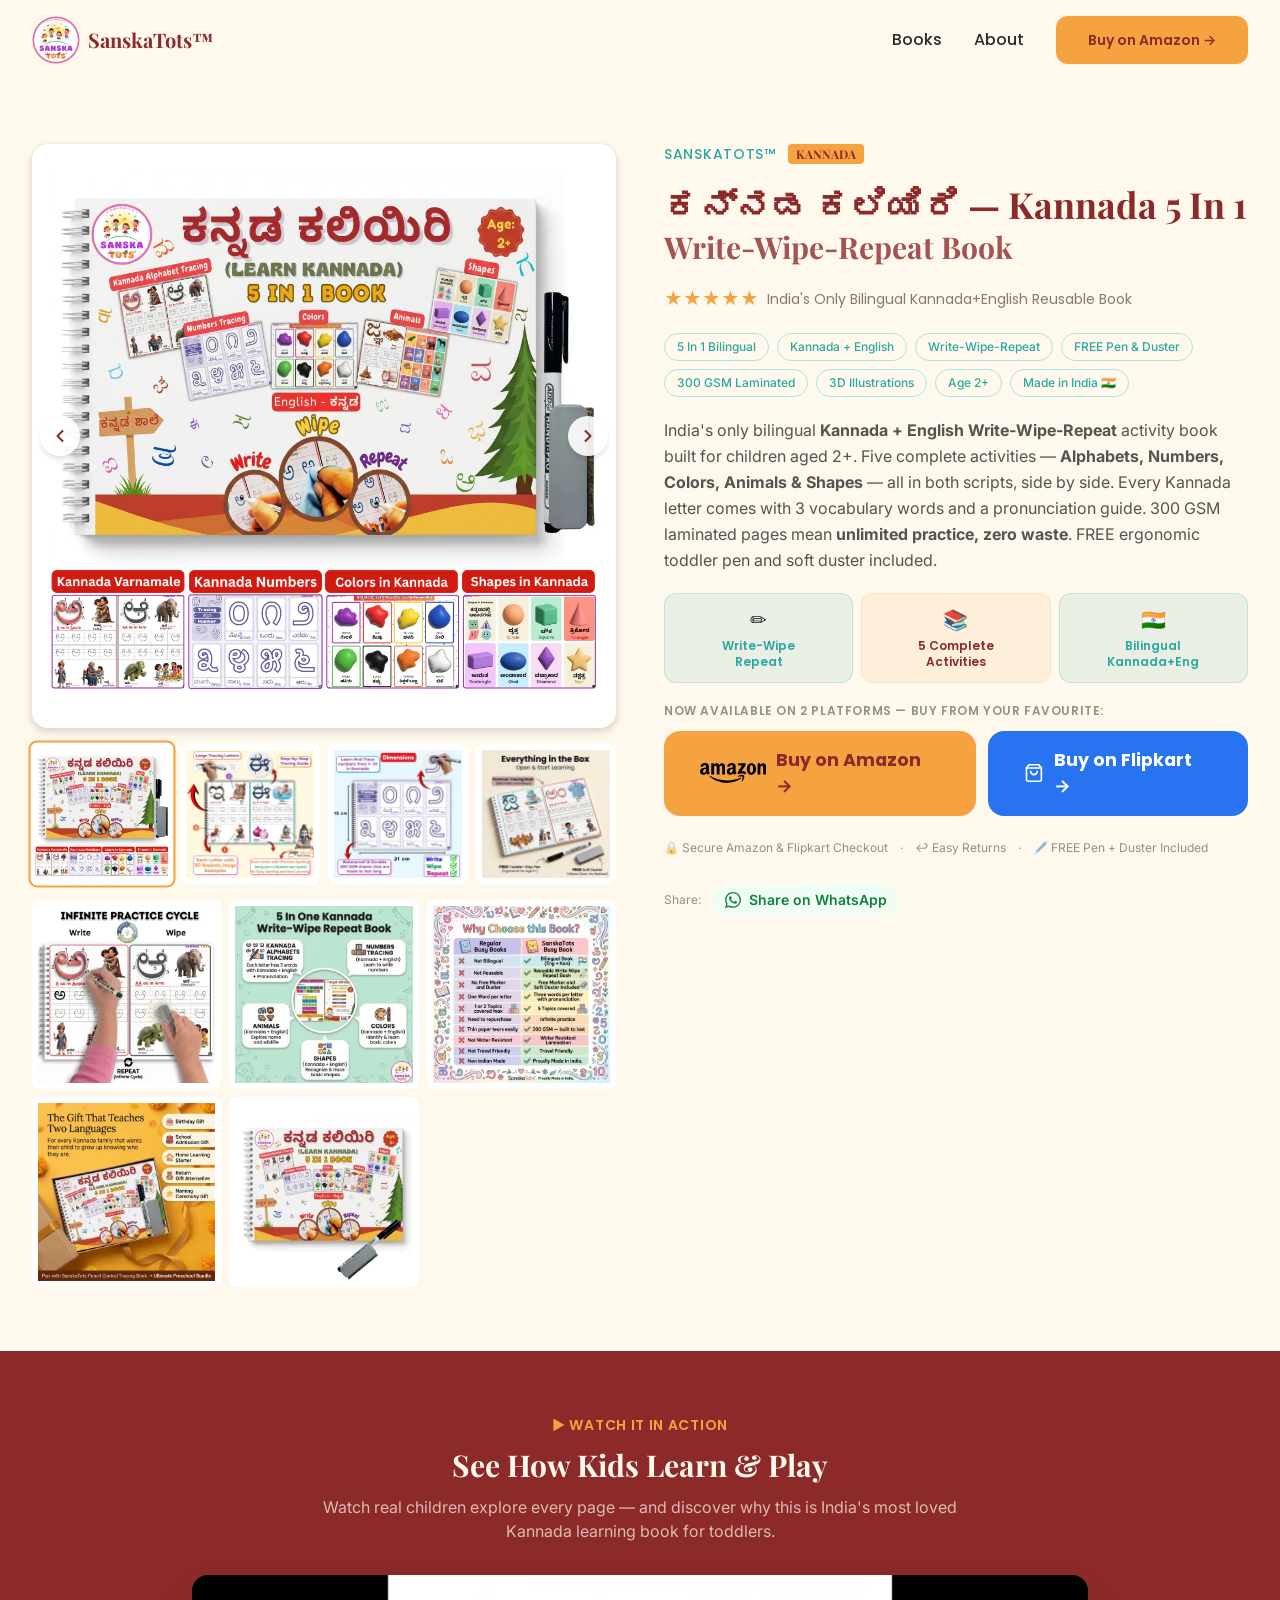
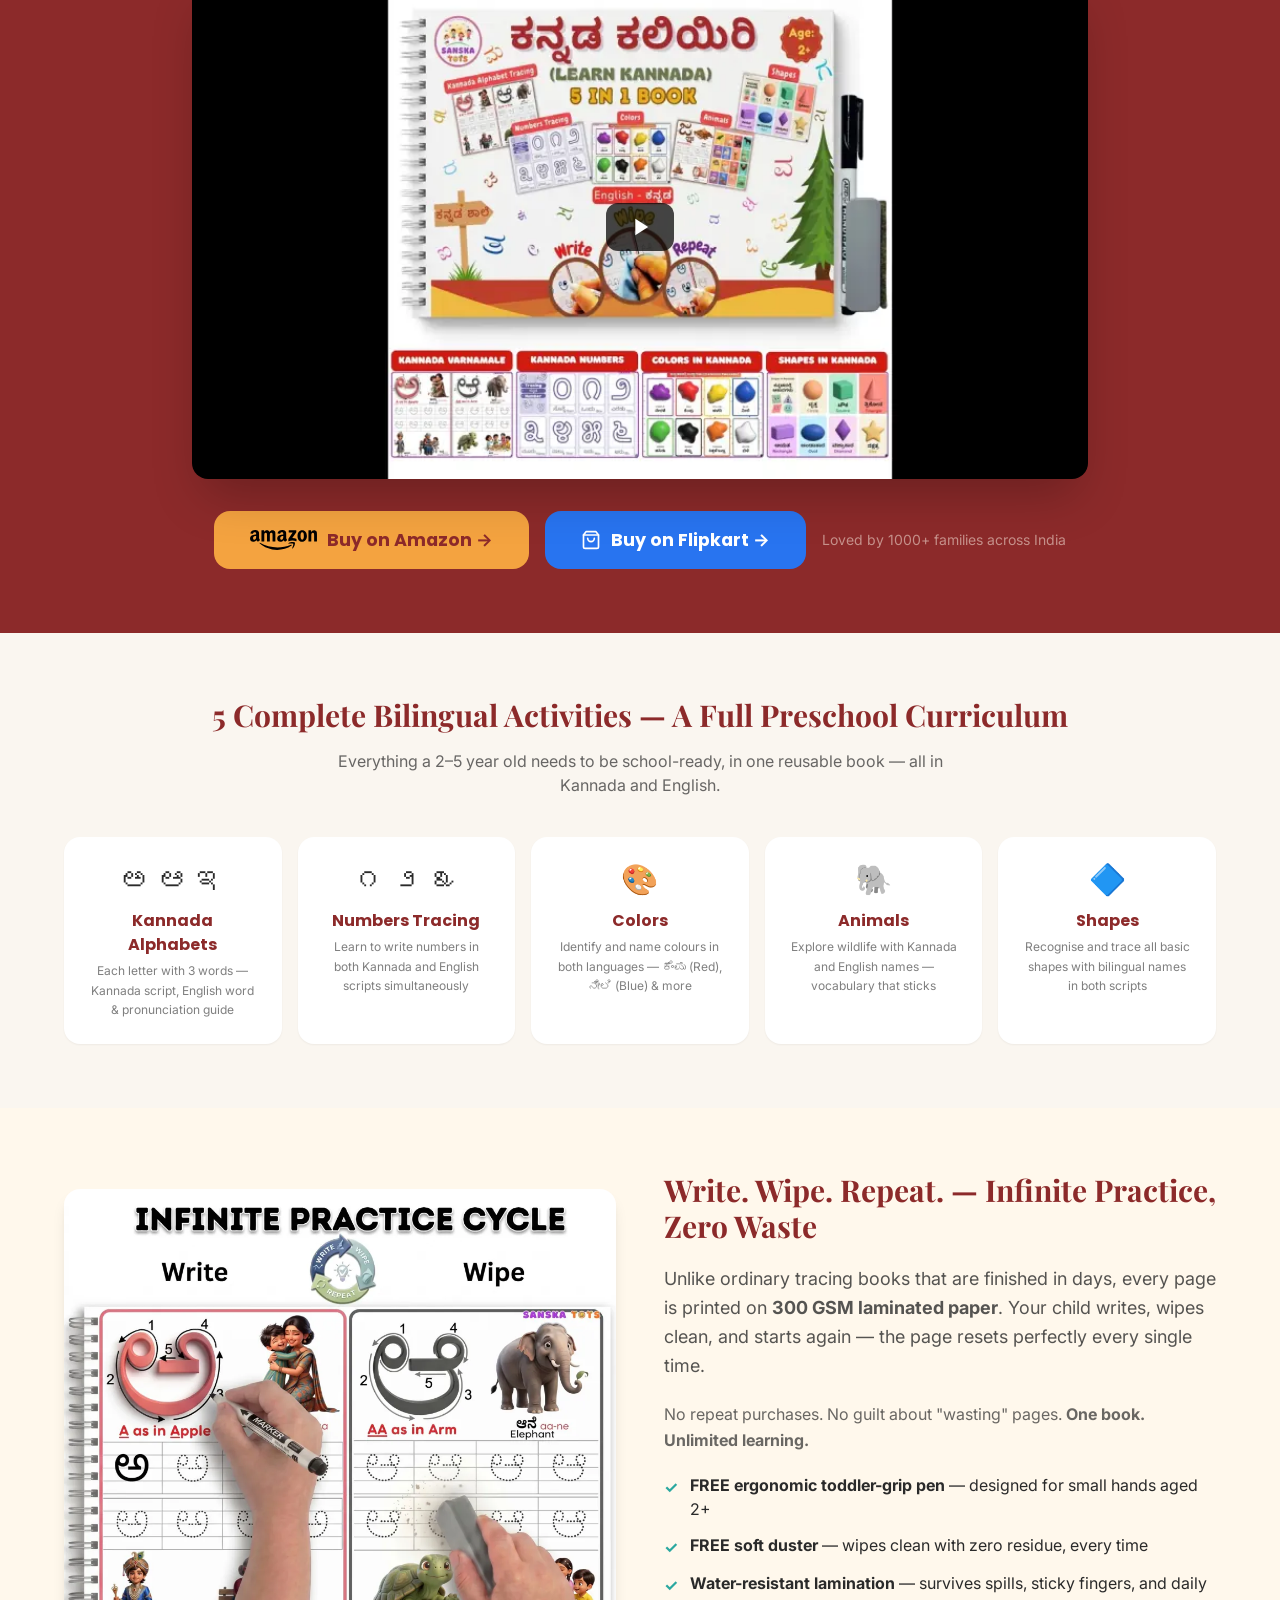
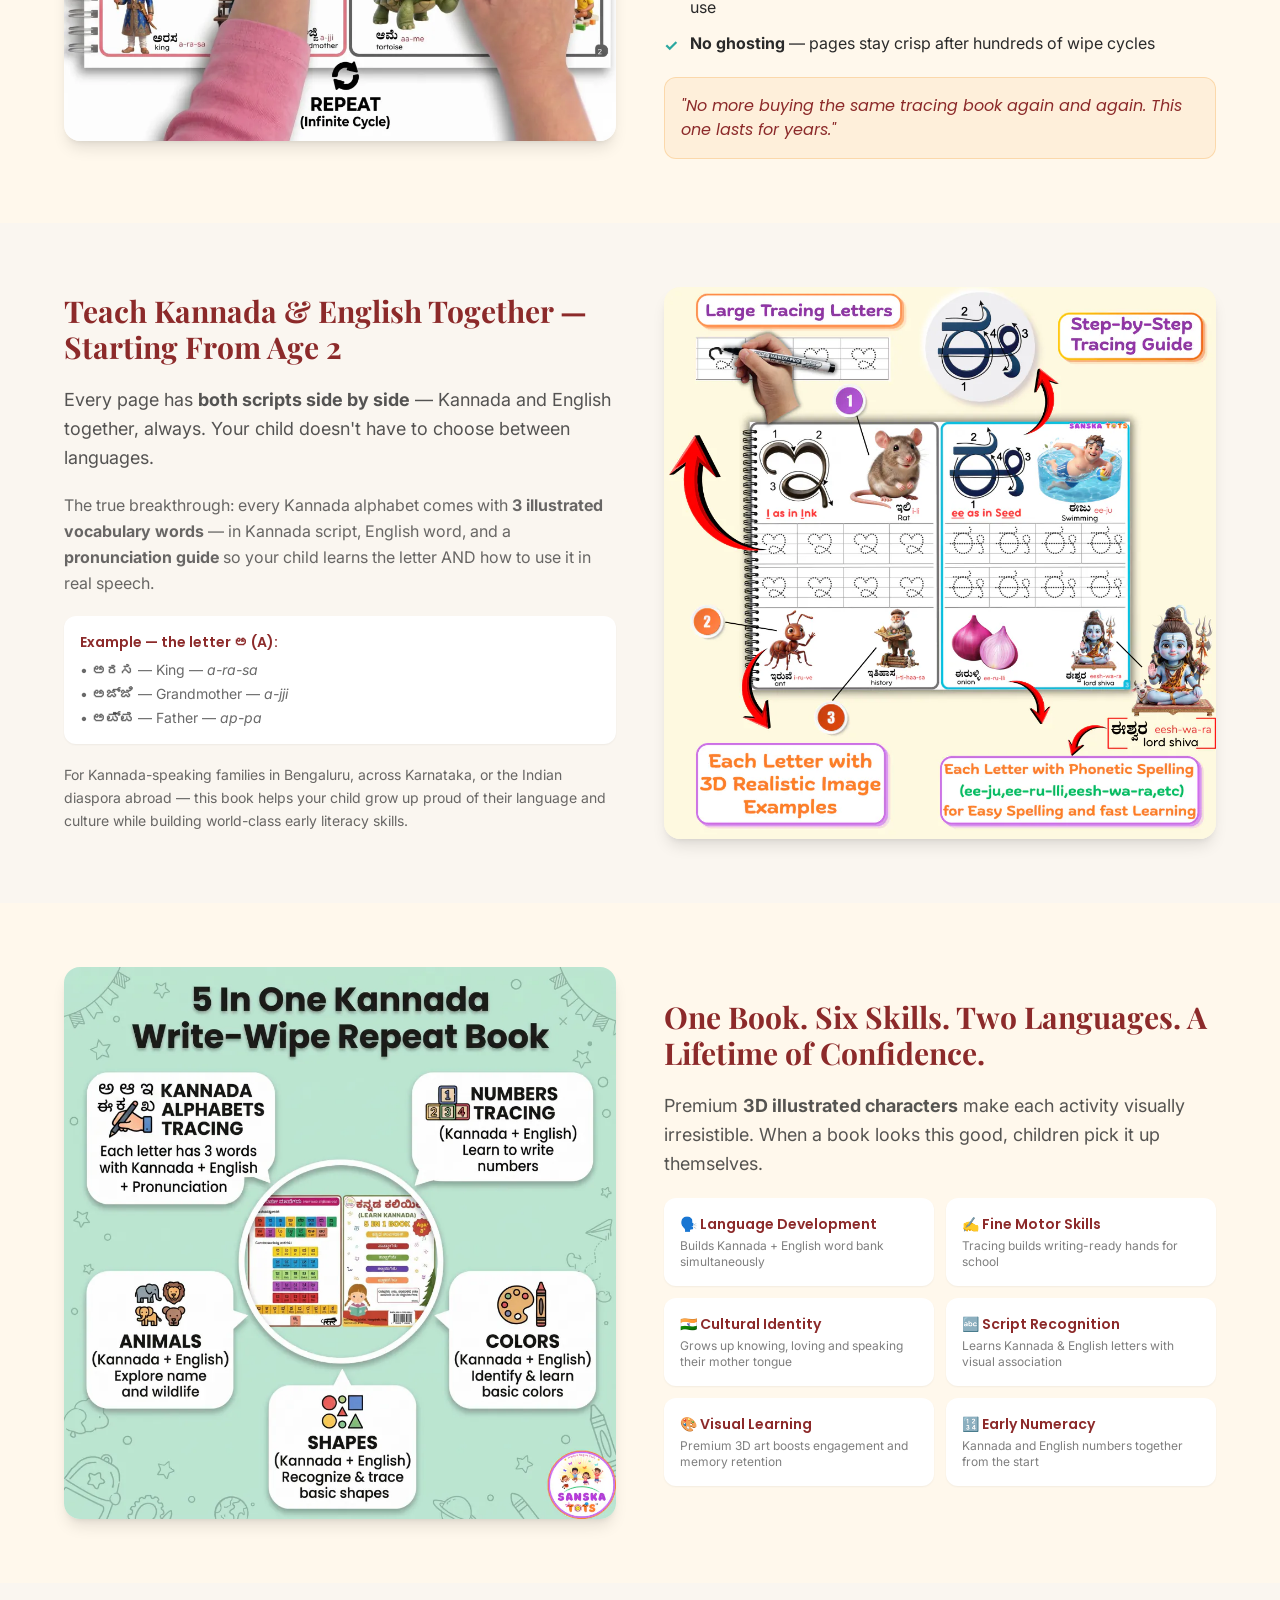
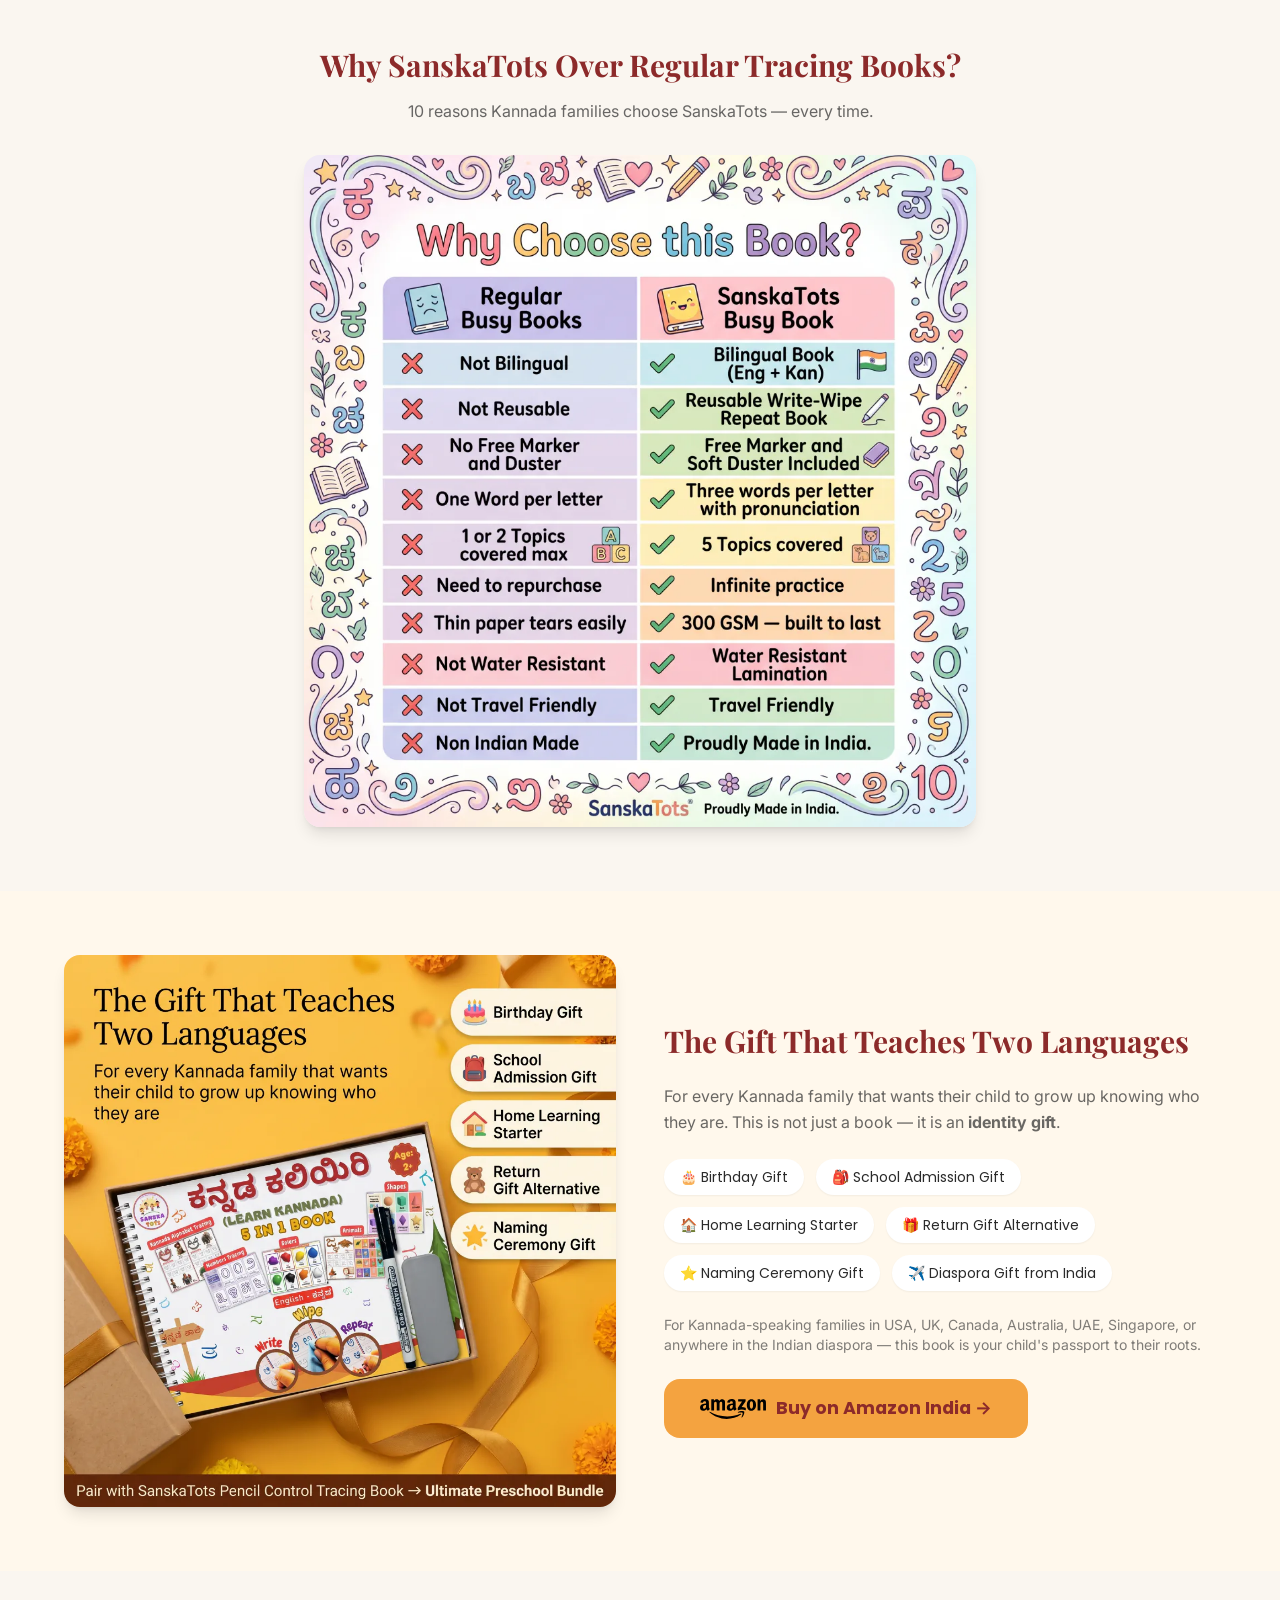
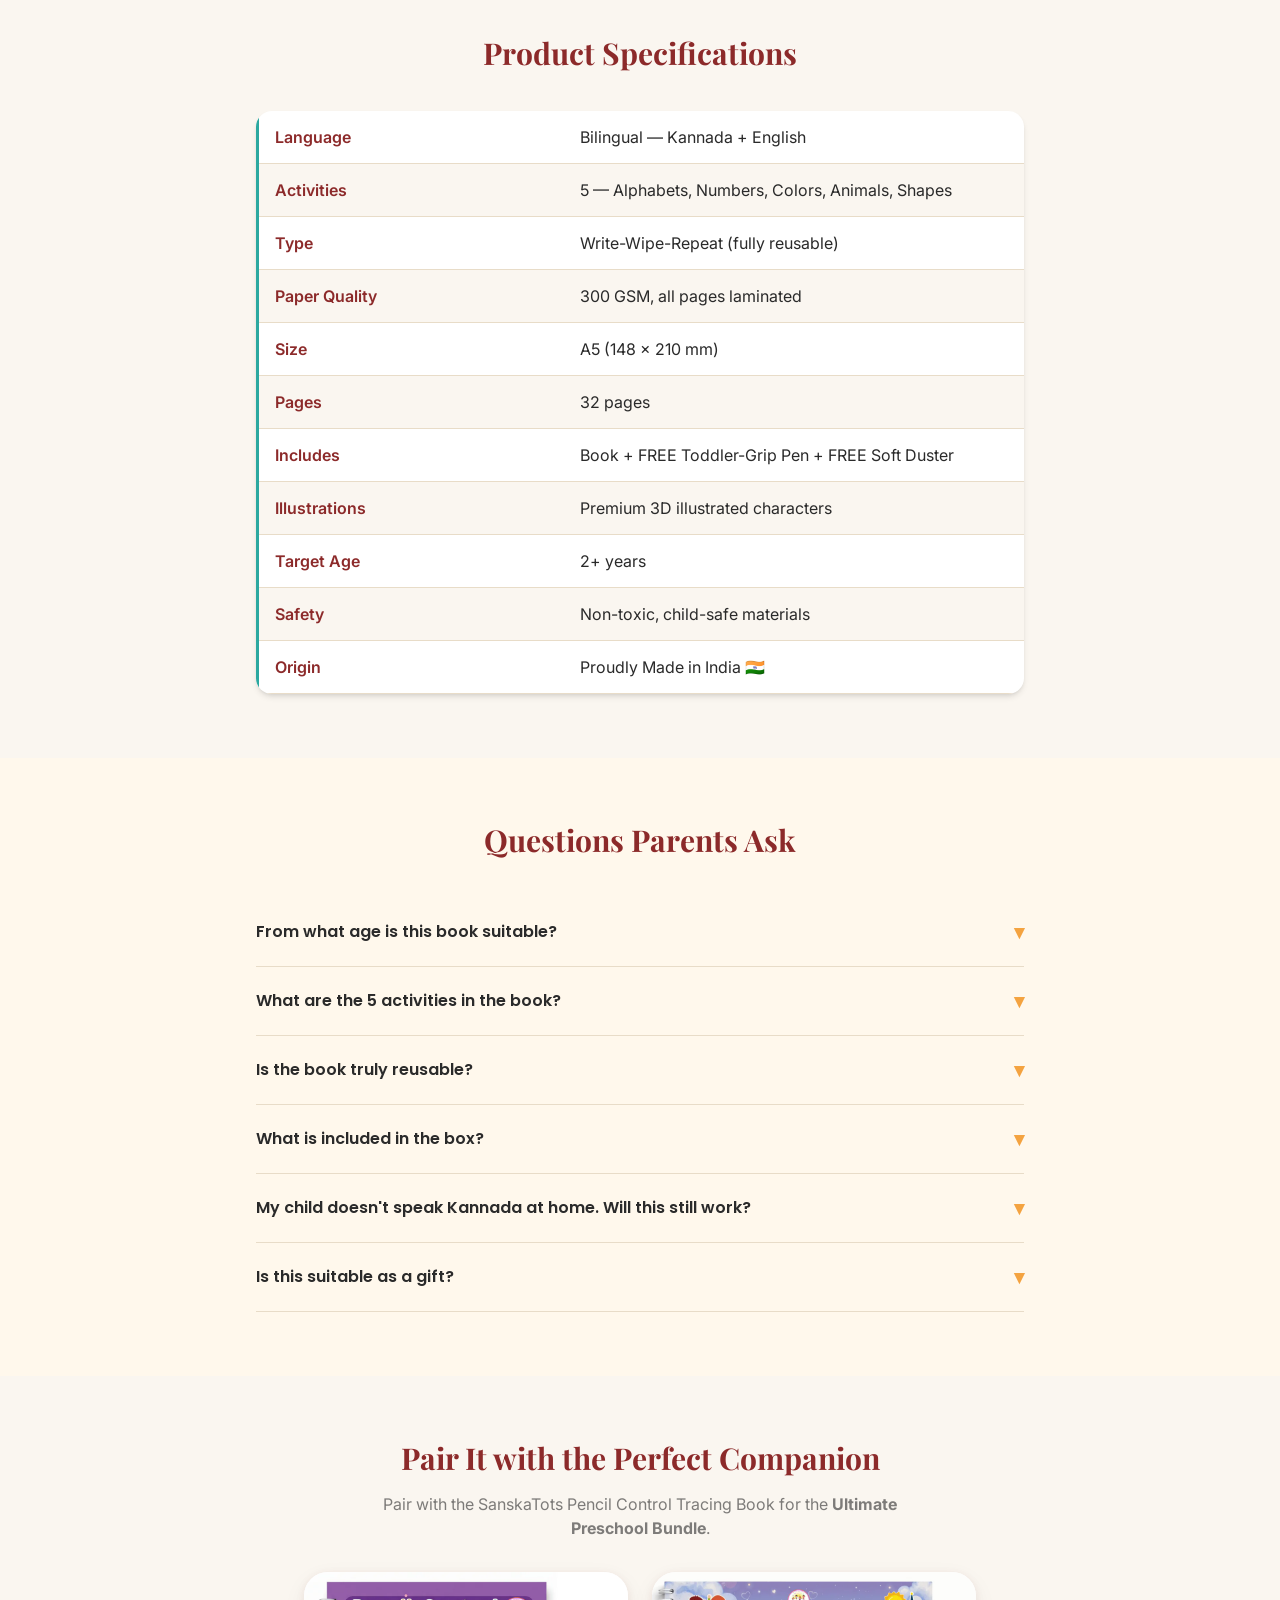
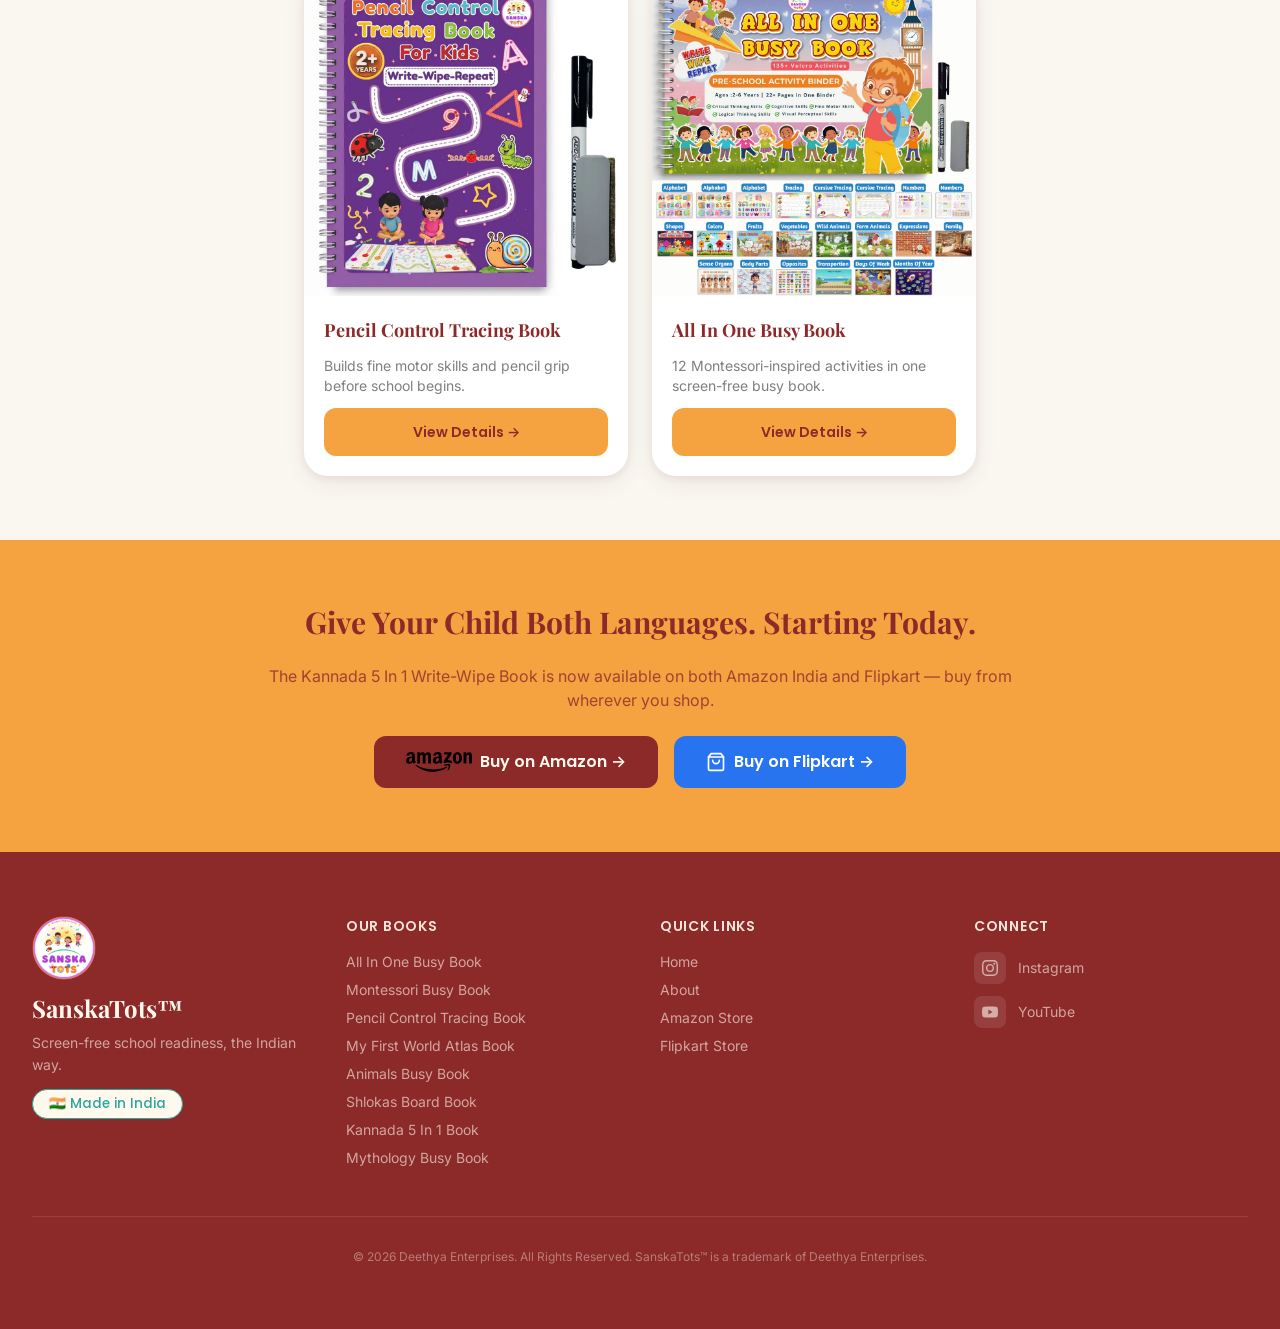
<file: products/kannada-5-in-1-book.html>
<!DOCTYPE html>
<html lang="en">
<head>
  <meta charset="UTF-8" />
  <meta name="viewport" content="width=device-width, initial-scale=1.0" />
  <title>SanskaTots Kannada Write & Wipe Book | 5 In 1 Bilingual | Alphabets, Numbers, Colors, Animals & Shapes | FREE Pen & Duster | Age 2+</title>
  <meta name="description" content="India's only bilingual Kannada+English Write-Wipe-Repeat book for toddlers. 5 activities: Alphabets, Numbers, Colors, Animals & Shapes. 300 GSM laminated. FREE pen & duster. Age 2+. Made in India." />
  <link rel="canonical" href="https://www.sanskatots.com/products/kannada-5-in-1-book.html" />
  <link rel="icon" type="image/png" href="/images/SanskaTots-logo.png" />

  <!-- Open Graph -->
  <meta property="og:title" content="SanskaTots Kannada Write & Wipe Book — 5 In 1 Bilingual Kannada + English" />
  <meta property="og:description" content="India's only bilingual Kannada+English Write-Wipe-Repeat book. 5 activities, 300 GSM laminated pages, FREE pen & duster. Age 2+." />
  <meta property="og:image" content="https://www.sanskatots.com/images/kannada-5-in-1-book/1.webp" />
  <meta property="og:url" content="https://www.sanskatots.com/products/kannada-5-in-1-book.html" />
  <meta property="og:type" content="product" />
  <meta property="og:site_name" content="SanskaTots™" />

  <!-- Structured Data -->
  <script type="application/ld+json">
  {
    "@context": "https://schema.org",
    "@type": "Product",
    "name": "SanskaTots Kannada Write & Wipe Book — 5 In 1 Bilingual",
    "image": [
      "https://www.sanskatots.com/images/kannada-5-in-1-book/1.webp",
      "https://www.sanskatots.com/images/kannada-5-in-1-book/2.webp",
      "https://www.sanskatots.com/images/kannada-5-in-1-book/3.webp",
      "https://www.sanskatots.com/images/kannada-5-in-1-book/4.webp"
    ],
    "description": "India's only bilingual Kannada+English Write-Wipe-Repeat activity book for toddlers aged 2+. 5 complete activities: Kannada Alphabet Tracing (with pronunciation), Number Tracing, Colors, Animals, and Shapes. 300 GSM laminated pages. FREE toddler-grip pen and soft duster included. Made in India.",
    "brand": {
      "@type": "Brand",
      "name": "SanskaTots"
    }
  }
  </script>

  <!-- FAQ Schema -->
  <script type="application/ld+json">
  {
    "@context": "https://schema.org",
    "@type": "FAQPage",
    "mainEntity": [
      {
        "@type": "Question",
        "name": "From what age is this book suitable?",
        "acceptedAnswer": {
          "@type": "Answer",
          "text": "From 2 years onwards. The 300 GSM laminated pages are sturdy enough for toddler use, and the ergonomic pen is designed for small hands aged 2+."
        }
      },
      {
        "@type": "Question",
        "name": "What activities are included in the 5 In 1 book?",
        "acceptedAnswer": {
          "@type": "Answer",
          "text": "5 complete bilingual activities: (1) Kannada Alphabet Tracing — every letter comes with 3 words in Kannada, English, and pronunciation; (2) Number Tracing in Kannada and English; (3) Colors recognition in both languages; (4) Animals with Kannada and English names; (5) Shapes tracing in both scripts."
        }
      },
      {
        "@type": "Question",
        "name": "Is the book truly reusable?",
        "acceptedAnswer": {
          "@type": "Answer",
          "text": "Yes — every page is printed on 300 GSM laminated paper. Write with the included toddler-grip pen, wipe clean with the soft duster, and start again. Unlimited practice, zero waste."
        }
      },
      {
        "@type": "Question",
        "name": "What is included in the box?",
        "acceptedAnswer": {
          "@type": "Answer",
          "text": "The box includes the 32-page Write-Wipe-Repeat book, one FREE ergonomic toddler-grip pen, and one FREE soft duster — everything needed to start learning immediately."
        }
      },
      {
        "@type": "Question",
        "name": "Is this suitable as a gift?",
        "acceptedAnswer": {
          "@type": "Answer",
          "text": "Absolutely — perfect as a birthday gift, school admission gift, naming ceremony gift, or home learning starter for any Kannada-speaking family."
        }
      }
    ]
  }
  </script>

  <!-- Fonts -->
  <link rel="preconnect" href="https://fonts.googleapis.com">
  <link rel="preconnect" href="https://fonts.gstatic.com" crossorigin>
  <link href="https://fonts.googleapis.com/css2?family=Playfair+Display:wght@600;700;800&family=Inter:wght@400;500;600&family=Poppins:wght@500;600;700&display=swap" rel="stylesheet">

  <!-- Tailwind CSS — prebuilt & minified (see tailwind.config.js) -->
  <link rel="stylesheet" href="../css/tailwind.css" />

  <link rel="stylesheet" href="../css/style.css" />

  <!-- LCP image -->
  <link rel="preload" as="image" href="../images/kannada-5-in-1-book/1.webp" fetchpriority="high" />
</head>
<body class="font-body bg-cream">

  <!-- Skip Link -->
  <a href="#main-content" class="sr-only focus:not-sr-only focus:absolute focus:top-4 focus:left-4 focus:z-[200] focus:bg-saffron focus:text-maroon focus:px-4 focus:py-2 focus:rounded-lg">Skip to content</a>

  <!-- Navigation -->
  <nav class="nav-sticky fixed top-0 left-0 right-0 z-50 px-4 md:px-8 py-4">
    <div class="max-w-7xl mx-auto flex items-center justify-between">
      <a href="../index.html" class="flex items-center gap-2">
        <img src="../images/SanskaTots-logo.webp" alt="SanskaTots™" class="h-12 w-12 rounded-full" width="48" height="48" />
        <span class="font-heading text-xl font-bold text-maroon hidden sm:inline">SanskaTots™</span>
      </a>
      <div class="hidden md:flex items-center gap-8">
        <a href="../books.html" class="font-ui font-medium text-charcoal hover:text-saffron-dark transition-colors">Books</a>
        <a href="../about.html" class="font-ui font-medium text-charcoal hover:text-saffron-dark transition-colors">About</a>
        <a href="https://www.amazon.in/dp/8168580834?tag=sanskatots-21&utm_source=sanskatots-website&utm_medium=header-nav&utm_campaign=kannada-5-in-1-book" target="_blank" rel="noopener noreferrer" class="btn-primary text-sm" data-amazon-cta data-product-name="Kannada 5 In 1 Book" data-placement="header-nav">
          Buy on Amazon →
        </a>
      </div>
      <button id="nav-hamburger" class="md:hidden flex flex-col gap-1.5 p-2" aria-label="Open navigation menu">
        <span class="block w-6 h-0.5 bg-maroon rounded"></span>
        <span class="block w-6 h-0.5 bg-maroon rounded"></span>
        <span class="block w-6 h-0.5 bg-maroon rounded"></span>
      </button>
    </div>
  </nav>

  <!-- Mobile Nav Overlay -->
  <div id="mobile-nav-overlay" class="mobile-nav-overlay flex flex-col items-center justify-center gap-8">
    <button id="mobile-nav-close" class="absolute top-6 right-6 text-cream text-3xl" aria-label="Close navigation">✕</button>
    <a href="../index.html" class="flex flex-col items-center gap-3">
      <img src="../images/SanskaTots-logo.webp" alt="SanskaTots™" class="h-20 w-20 rounded-full" width="80" height="80" />
      <span class="text-cream font-heading text-2xl font-bold">SanskaTots™</span>
    </a>
    <a href="../books.html" class="text-cream font-ui text-xl">Books</a>
    <a href="../about.html" class="text-cream font-ui text-xl">About</a>
    <a href="https://www.amazon.in/dp/8168580834?tag=sanskatots-21&utm_source=sanskatots-website&utm_medium=mobile-nav&utm_campaign=kannada-5-in-1-book" target="_blank" rel="noopener noreferrer" class="btn-primary text-lg mt-4" data-amazon-cta data-product-name="Kannada 5 In 1 Book" data-placement="mobile-nav">
      Buy on Amazon →
    </a>
  </div>

  <!-- Main Content -->
  <main id="main-content" class="pt-20">

    <!-- Product Hero Section -->
    <section class="py-8 md:py-16 px-4 md:px-8">
      <div class="max-w-7xl mx-auto grid grid-cols-1 lg:grid-cols-2 gap-8 lg:gap-12 items-start">

        <!-- Image Gallery -->
        <div data-gallery class="space-y-4">
          <!-- Main Image -->
          <div class="gallery-main relative aspect-square bg-white flex items-center justify-center p-4">
            <img
              src="../images/kannada-5-in-1-book/1.webp"
              fetchpriority="high"
              decoding="async"
              alt="SanskaTots Kannada 5 In 1 Write-Wipe-Repeat Book — Bilingual Kannada + English"
              class="max-w-full max-h-full object-contain transition-opacity duration-200"
              width="600"
              height="600"
            />
            <!-- Prev Button -->
            <button class="gallery-prev absolute left-2 top-1/2 -translate-y-1/2 bg-white/90 hover:bg-white text-maroon rounded-full w-10 h-10 flex items-center justify-center shadow-md transition-all hover:scale-110 z-10" aria-label="Previous image">
              <svg xmlns="http://www.w3.org/2000/svg" class="w-5 h-5" viewBox="0 0 24 24" fill="none" stroke="currentColor" stroke-width="2.5" stroke-linecap="round" stroke-linejoin="round"><polyline points="15 18 9 12 15 6"/></svg>
            </button>
            <!-- Next Button -->
            <button class="gallery-next absolute right-2 top-1/2 -translate-y-1/2 bg-white/90 hover:bg-white text-maroon rounded-full w-10 h-10 flex items-center justify-center shadow-md transition-all hover:scale-110 z-10" aria-label="Next image">
              <svg xmlns="http://www.w3.org/2000/svg" class="w-5 h-5" viewBox="0 0 24 24" fill="none" stroke="currentColor" stroke-width="2.5" stroke-linecap="round" stroke-linejoin="round"><polyline points="9 18 15 12 9 6"/></svg>
            </button>
          </div>
          <!-- Thumbnails -->
          <div class="grid grid-cols-4 gap-2">
            <div class="gallery-thumb active aspect-square bg-white p-1" data-src="../images/kannada-5-in-1-book/1.webp" data-alt="5 In 1 Kannada Write-Wipe Book — overview of activities">
              <img src="../images/kannada-5-in-1-book/1-thumb.webp" alt="Overview of 5 activities" class="w-full h-full object-contain" loading="lazy" />
            </div>
            <div class="gallery-thumb aspect-square bg-white p-1" data-src="../images/kannada-5-in-1-book/2.webp" data-alt="Write-Wipe-Repeat inside pages">
              <img src="../images/kannada-5-in-1-book/2-thumb.webp" alt="Write-Wipe-Repeat pages" class="w-full h-full object-contain" loading="lazy" />
            </div>
            <div class="gallery-thumb aspect-square bg-white p-1" data-src="../images/kannada-5-in-1-book/3.webp" data-alt="Everything in the box — book, pen and duster">
              <img src="../images/kannada-5-in-1-book/3-thumb.webp" alt="Box contents" class="w-full h-full object-contain" loading="lazy" />
            </div>
            <div class="gallery-thumb aspect-square bg-white p-1" data-src="../images/kannada-5-in-1-book/4.webp" data-alt="Book front and back cover spread">
              <img src="../images/kannada-5-in-1-book/4-thumb.webp" alt="Book cover" class="w-full h-full object-contain" loading="lazy" />
            </div>
          </div>
          <!-- Second row of thumbnails -->
          <div class="grid grid-cols-3 gap-2">
            <div class="gallery-thumb aspect-square bg-white p-1" data-src="../images/kannada-5-in-1-book/5.webp" data-alt="Why choose SanskaTots — comparison with other books">
              <img src="../images/kannada-5-in-1-book/5-thumb.webp" alt="Why choose this book" class="w-full h-full object-contain" loading="lazy" />
            </div>
            <div class="gallery-thumb aspect-square bg-white p-1" data-src="../images/kannada-5-in-1-book/6.webp" data-alt="The perfect gift for Kannada families">
              <img src="../images/kannada-5-in-1-book/6-thumb.webp" alt="Gift for Kannada families" class="w-full h-full object-contain" loading="lazy" />
            </div>
            <div class="gallery-thumb aspect-square bg-white p-1" data-src="../images/kannada-5-in-1-book/7.webp" data-alt="One book, six skills, two languages">
              <img src="../images/kannada-5-in-1-book/7-thumb.webp" alt="Six skills developed" class="w-full h-full object-contain" loading="lazy" />
            </div>
            <div class="gallery-thumb aspect-square bg-white p-1" data-src="../images/kannada-5-in-1-book/8.webp" data-alt="SanskaTots — Made in India">
              <img src="../images/kannada-5-in-1-book/8-thumb.webp" alt="Made in India" class="w-full h-full object-contain" loading="lazy" />
            </div>
            <div class="gallery-thumb aspect-square bg-white p-1" data-src="../images/kannada-5-in-1-book/9.webp" data-alt="SanskaTots — 1000+ happy families across India">
              <img src="../images/kannada-5-in-1-book/9-thumb.webp" alt="1000+ happy families" class="w-full h-full object-contain" loading="lazy" />
            </div>
          </div>
        </div>

        <!-- Product Info -->
        <div class="space-y-5">
          <div class="flex items-center gap-3">
            <span class="font-ui text-sm font-medium text-teal tracking-wider uppercase">SanskaTots™</span>
            <span class="bg-saffron text-maroon text-xs font-heading font-bold px-2 py-0.5 rounded">KANNADA</span>
          </div>

          <h1 class="font-heading text-3xl md:text-4xl font-bold leading-tight">
            ಕನ್ನಡ ಕಲಿಯಿರಿ — Kannada 5 In 1<br>
            <span class="text-2xl md:text-3xl text-maroon/80">Write-Wipe-Repeat Book</span>
          </h1>

          <!-- Rating -->
          <div class="flex items-center gap-2">
            <span class="text-saffron text-lg">★★★★★</span>
            <span class="text-sm text-charcoal/60 font-ui">India's Only Bilingual Kannada+English Reusable Book</span>
          </div>

          <!-- Tags -->
          <div class="flex flex-wrap gap-2">
            <span class="tag-chip">5 In 1 Bilingual</span>
            <span class="tag-chip">Kannada + English</span>
            <span class="tag-chip">Write-Wipe-Repeat</span>
            <span class="tag-chip">FREE Pen & Duster</span>
            <span class="tag-chip">300 GSM Laminated</span>
            <span class="tag-chip">3D Illustrations</span>
            <span class="tag-chip">Age 2+</span>
            <span class="tag-chip">Made in India 🇮🇳</span>
          </div>

          <!-- Short Description -->
          <p class="text-charcoal/80 leading-relaxed">
            India's only bilingual <strong>Kannada + English Write-Wipe-Repeat</strong> activity book built for children aged 2+.
            Five complete activities — <strong>Alphabets, Numbers, Colors, Animals & Shapes</strong> — all in both scripts, side by side.
            Every Kannada letter comes with 3 vocabulary words and a pronunciation guide.
            300 GSM laminated pages mean <strong>unlimited practice, zero waste</strong>.
            FREE ergonomic toddler pen and soft duster included.
          </p>

          <!-- Key features callout -->
          <div class="grid grid-cols-3 gap-2">
            <div class="bg-teal/10 border border-teal/20 rounded-xl p-3 text-center">
              <div class="text-xl mb-1">✏️</div>
              <div class="font-ui font-semibold text-xs text-teal">Write-Wipe<br>Repeat</div>
            </div>
            <div class="bg-saffron/10 border border-saffron/20 rounded-xl p-3 text-center">
              <div class="text-xl mb-1">📚</div>
              <div class="font-ui font-semibold text-xs text-maroon">5 Complete<br>Activities</div>
            </div>
            <div class="bg-teal/10 border border-teal/20 rounded-xl p-3 text-center">
              <div class="text-xl mb-1">🇮🇳</div>
              <div class="font-ui font-semibold text-xs text-teal">Bilingual<br>Kannada+Eng</div>
            </div>
          </div>

          <!-- Buy Buttons -->
          <div class="space-y-3">
            <p class="font-ui text-xs font-semibold uppercase tracking-wider text-charcoal/50">Now available on 2 platforms — buy from your favourite:</p>
            <div class="flex flex-col sm:flex-row gap-3">
              <a
                href="https://www.amazon.in/dp/8168580834?tag=sanskatots-21&utm_source=sanskatots-website&utm_medium=product-detail&utm_campaign=kannada-5-in-1-book"
                target="_blank"
                rel="noopener noreferrer"
                class="btn-amazon w-full sm:w-auto justify-center"
                data-amazon-cta
                data-product-name="Kannada 5 In 1 Book"
                data-placement="product-detail"
              >
                <img src="../images/brand/amazon-logo.svg" alt="Amazon" style="height:20px;width:auto;filter:brightness(0);">
                Buy on Amazon →
              </a>
              <a
                href="https://dl.flipkart.com/s/MDLKDqNNNN"
                target="_blank"
                rel="noopener noreferrer"
                class="btn-flipkart w-full sm:w-auto justify-center"
                data-flipkart-cta
                data-product-name="Kannada 5 In 1 Book"
                data-placement="product-detail"
              >
                <svg xmlns="http://www.w3.org/2000/svg" class="w-5 h-5" viewBox="0 0 24 24" fill="none" stroke="currentColor" stroke-width="2" stroke-linecap="round" stroke-linejoin="round"><path d="M6 2 3 6v14a2 2 0 0 0 2 2h14a2 2 0 0 0 2-2V6l-3-4z"/><line x1="3" y1="6" x2="21" y2="6"/><path d="M16 10a4 4 0 0 1-8 0"/></svg>
                Buy on Flipkart →
              </a>
            </div>
          </div>

          <!-- Trust signals -->
          <div class="flex flex-wrap items-center gap-3 text-xs text-charcoal/50 pt-1">
            <span>🔒 Secure Amazon &amp; Flipkart Checkout</span>
            <span>·</span>
            <span>↩️ Easy Returns</span>
            <span>·</span>
            <span>🖊️ FREE Pen + Duster Included</span>
          </div>

          <!-- Share -->
          <div class="flex items-center gap-3 pt-2">
            <span class="text-xs text-charcoal/50">Share:</span>
            <a href="https://wa.me/?text=Check%20out%20this%20Kannada%205%20In%201%20Write-Wipe-Repeat%20Book%20for%20kids%20by%20SanskaTots!%20https://www.sanskatots.com/products/kannada-5-in-1-book.html" target="_blank" rel="noopener noreferrer" class="flex items-center gap-2 bg-green-50 hover:bg-green-500 text-green-700 hover:text-white rounded-full px-3 py-1.5 text-sm font-semibold transition-all duration-200">
              <svg xmlns="http://www.w3.org/2000/svg" class="w-4 h-4" viewBox="0 0 24 24" fill="currentColor"><path d="M17.472 14.382c-.297-.149-1.758-.867-2.03-.967-.273-.099-.471-.148-.67.15-.197.297-.767.966-.94 1.164-.173.199-.347.223-.644.075-.297-.15-1.255-.463-2.39-1.475-.883-.788-1.48-1.761-1.653-2.059-.173-.297-.018-.458.13-.606.134-.133.298-.347.446-.52.149-.174.198-.298.298-.497.099-.198.05-.371-.025-.52-.075-.149-.669-1.612-.916-2.207-.242-.579-.487-.5-.669-.51-.173-.008-.371-.01-.57-.01-.198 0-.52.074-.792.372-.272.297-1.04 1.016-1.04 2.479 0 1.462 1.065 2.875 1.213 3.074.149.198 2.096 3.2 5.077 4.487.709.306 1.262.489 1.694.625.712.227 1.36.195 1.871.118.571-.085 1.758-.719 2.006-1.413.248-.694.248-1.289.173-1.413-.074-.124-.272-.198-.57-.347m-5.421 7.403h-.004a9.87 9.87 0 0 1-5.031-1.378l-.361-.214-3.741.982.998-3.648-.235-.374a9.86 9.86 0 0 1-1.51-5.26c.001-5.45 4.436-9.884 9.888-9.884 2.64 0 5.122 1.03 6.988 2.898a9.825 9.825 0 0 1 2.893 6.994c-.003 5.45-4.437 9.884-9.885 9.884m8.413-18.297A11.815 11.815 0 0 0 12.05 0C5.495 0 .16 5.335.157 11.892c0 2.096.547 4.142 1.588 5.945L.057 24l6.305-1.654a11.882 11.882 0 0 0 5.683 1.448h.005c6.554 0 11.89-5.335 11.893-11.893a11.821 11.821 0 0 0-3.48-8.413z"/></svg>
              Share on WhatsApp
            </a>
          </div>
        </div>
      </div>
    </section>

    <!-- Product Video Section -->
    <section class="py-16 px-4 md:px-8 bg-maroon" data-animate>
      <div class="max-w-4xl mx-auto text-center">
        <p class="font-ui text-saffron text-sm font-semibold uppercase tracking-wider mb-3">▶ Watch It In Action</p>
        <h2 class="font-heading text-2xl md:text-3xl font-bold text-cream mb-3">See How Kids Learn &amp; Play</h2>
        <p class="text-cream/70 mb-8 max-w-2xl mx-auto">Watch real children explore every page — and discover why this is India's most loved Kannada learning book for toddlers.</p>
        <!-- Responsive 16:9 YouTube embed -->
        <div class="relative w-full rounded-2xl overflow-hidden shadow-2xl" style="padding-bottom: 56.25%; height: 0;">
          <button
            class="yt-facade"
            data-yt-id="et-enlXazkQ"
            data-yt-title="SanskaTots Kannada 5 In 1 Book — Watch in Action"
            aria-label="Play video: SanskaTots Kannada 5 In 1 Book — Watch in Action"
          >
            <img src="../images/video-thumbs/et-enlXazkQ.webp" alt="" loading="lazy" decoding="async" width="854" height="480" />
          </button>
        </div>
        <div class="mt-8 flex flex-col sm:flex-row items-center justify-center gap-4">
          <a
            href="https://www.amazon.in/dp/8168580834?tag=sanskatots-21&utm_source=sanskatots-website&utm_medium=video-section&utm_campaign=kannada-5-in-1-book"
            target="_blank"
            rel="noopener noreferrer"
            class="btn-amazon"
            data-amazon-cta
            data-product-name="Kannada 5 In 1 Book"
            data-placement="video-section"
          >
            <img src="../images/brand/amazon-logo.svg" alt="Amazon" style="height:20px;width:auto;filter:brightness(0);">
            Buy on Amazon →
          </a>
          <a
            href="https://dl.flipkart.com/s/MDLKDqNNNN"
            target="_blank"
            rel="noopener noreferrer"
            class="btn-flipkart"
            data-flipkart-cta
            data-product-name="Kannada 5 In 1 Book"
            data-placement="video-section"
          >
            <svg xmlns="http://www.w3.org/2000/svg" class="w-5 h-5" viewBox="0 0 24 24" fill="none" stroke="currentColor" stroke-width="2" stroke-linecap="round" stroke-linejoin="round"><path d="M6 2 3 6v14a2 2 0 0 0 2 2h14a2 2 0 0 0 2-2V6l-3-4z"/><line x1="3" y1="6" x2="21" y2="6"/><path d="M16 10a4 4 0 0 1-8 0"/></svg>
            Buy on Flipkart →
          </a>
          <span class="text-cream/50 text-sm">Loved by 1000+ families across India</span>
        </div>
      </div>
    </section>

    <!-- Feature Section: 5 Activities -->
    <section class="py-16 px-4 md:px-8 bg-off-white" data-animate>
      <div class="max-w-6xl mx-auto">
        <h2 class="font-heading text-2xl md:text-3xl font-bold text-center mb-4">5 Complete Bilingual Activities — A Full Preschool Curriculum</h2>
        <p class="text-center text-charcoal/70 mb-10 max-w-2xl mx-auto">Everything a 2–5 year old needs to be school-ready, in one reusable book — all in Kannada and English.</p>

        <div class="grid grid-cols-1 md:grid-cols-5 gap-4">
          <div class="bg-white rounded-2xl p-6 text-center shadow-sm">
            <div class="text-3xl mb-3">ಅ ಆ ಇ</div>
            <div class="font-ui font-bold text-maroon mb-1">Kannada Alphabets</div>
            <div class="text-xs text-charcoal/60 leading-relaxed">Each letter with 3 words — Kannada script, English word &amp; pronunciation guide</div>
          </div>
          <div class="bg-white rounded-2xl p-6 text-center shadow-sm">
            <div class="text-3xl mb-3">೧ ೨ ೩</div>
            <div class="font-ui font-bold text-maroon mb-1">Numbers Tracing</div>
            <div class="text-xs text-charcoal/60 leading-relaxed">Learn to write numbers in both Kannada and English scripts simultaneously</div>
          </div>
          <div class="bg-white rounded-2xl p-6 text-center shadow-sm">
            <div class="text-3xl mb-3">🎨</div>
            <div class="font-ui font-bold text-maroon mb-1">Colors</div>
            <div class="text-xs text-charcoal/60 leading-relaxed">Identify and name colours in both languages — ಕೆಂಪು (Red), ನೀಲಿ (Blue) &amp; more</div>
          </div>
          <div class="bg-white rounded-2xl p-6 text-center shadow-sm">
            <div class="text-3xl mb-3">🐘</div>
            <div class="font-ui font-bold text-maroon mb-1">Animals</div>
            <div class="text-xs text-charcoal/60 leading-relaxed">Explore wildlife with Kannada and English names — vocabulary that sticks</div>
          </div>
          <div class="bg-white rounded-2xl p-6 text-center shadow-sm">
            <div class="text-3xl mb-3">🔷</div>
            <div class="font-ui font-bold text-maroon mb-1">Shapes</div>
            <div class="text-xs text-charcoal/60 leading-relaxed">Recognise and trace all basic shapes with bilingual names in both scripts</div>
          </div>
        </div>
      </div>
    </section>

    <!-- Feature Section: Write-Wipe-Repeat -->
    <section class="py-16 px-4 md:px-8 bg-cream" data-animate>
      <div class="max-w-6xl mx-auto grid grid-cols-1 lg:grid-cols-2 gap-12 items-center">
        <div>
          <img
            src="../images/kannada-5-in-1-book/5.webp"
            alt="Write-Wipe-Repeat infinite practice cycle — inside pages of the Kannada book"
            class="rounded-2xl shadow-lg w-full"
            loading="lazy"
            width="600"
            height="600"
          />
        </div>
        <div class="space-y-5">
          <h2 class="font-heading text-2xl md:text-3xl font-bold">Write. Wipe. Repeat. — Infinite Practice, Zero Waste</h2>
          <p class="text-charcoal/80 leading-relaxed text-lg">
            Unlike ordinary tracing books that are finished in days, every page is printed on <strong>300 GSM laminated paper</strong>.
            Your child writes, wipes clean, and starts again — the page resets perfectly every single time.
          </p>
          <p class="text-charcoal/70 leading-relaxed">
            No repeat purchases. No guilt about "wasting" pages. <strong>One book. Unlimited learning.</strong>
          </p>
          <ul class="space-y-3">
            <li class="flex items-start gap-3">
              <span class="text-teal font-bold mt-0.5">✓</span>
              <span><strong>FREE ergonomic toddler-grip pen</strong> — designed for small hands aged 2+</span>
            </li>
            <li class="flex items-start gap-3">
              <span class="text-teal font-bold mt-0.5">✓</span>
              <span><strong>FREE soft duster</strong> — wipes clean with zero residue, every time</span>
            </li>
            <li class="flex items-start gap-3">
              <span class="text-teal font-bold mt-0.5">✓</span>
              <span><strong>Water-resistant lamination</strong> — survives spills, sticky fingers, and daily use</span>
            </li>
            <li class="flex items-start gap-3">
              <span class="text-teal font-bold mt-0.5">✓</span>
              <span><strong>No ghosting</strong> — pages stay crisp after hundreds of wipe cycles</span>
            </li>
          </ul>
          <div class="bg-saffron/10 border border-saffron/30 rounded-xl p-4">
            <p class="text-maroon italic font-ui">
              "No more buying the same tracing book again and again. This one lasts for years."
            </p>
          </div>
        </div>
      </div>
    </section>

    <!-- Feature Section: Bilingual Kannada + English -->
    <section class="py-16 px-4 md:px-8 bg-off-white" data-animate>
      <div class="max-w-6xl mx-auto grid grid-cols-1 lg:grid-cols-2 gap-12 items-center">
        <div class="order-2 lg:order-1 space-y-5">
          <h2 class="font-heading text-2xl md:text-3xl font-bold">Teach Kannada & English Together — Starting From Age 2</h2>
          <p class="text-charcoal/80 leading-relaxed text-lg">
            Every page has <strong>both scripts side by side</strong> — Kannada and English together,
            always. Your child doesn't have to choose between languages.
          </p>
          <p class="text-charcoal/70 leading-relaxed">
            The true breakthrough: every Kannada alphabet comes with <strong>3 illustrated vocabulary words</strong> —
            in Kannada script, English word, and a <strong>pronunciation guide</strong> so your child
            learns the letter AND how to use it in real speech.
          </p>
          <div class="bg-white rounded-xl p-4 shadow-sm space-y-2">
            <p class="font-ui font-semibold text-maroon text-sm">Example — the letter ಅ (A):</p>
            <ul class="text-sm text-charcoal/70 space-y-1">
              <li>• <strong>ಅರಸ</strong> — King — <em>a-ra-sa</em></li>
              <li>• <strong>ಅಜ್ಜಿ</strong> — Grandmother — <em>a-jji</em></li>
              <li>• <strong>ಅಪ್ಪ</strong> — Father — <em>ap-pa</em></li>
            </ul>
          </div>
          <p class="text-charcoal/70 leading-relaxed text-sm">
            For Kannada-speaking families in Bengaluru, across Karnataka, or the Indian diaspora abroad —
            this book helps your child grow up proud of their language and culture while building
            world-class early literacy skills.
          </p>
        </div>
        <div class="order-1 lg:order-2">
          <img
            src="../images/kannada-5-in-1-book/2.webp"
            alt="Everything in the box — Kannada 5 In 1 book with FREE pen and duster"
            class="rounded-2xl shadow-lg w-full"
            loading="lazy"
            width="600"
            height="600"
          />
        </div>
      </div>
    </section>

    <!-- Feature Section: 3D Illustrations -->
    <section class="py-16 px-4 md:px-8 bg-cream" data-animate>
      <div class="max-w-6xl mx-auto grid grid-cols-1 lg:grid-cols-2 gap-12 items-center">
        <div>
          <img
            src="../images/kannada-5-in-1-book/6.webp"
            alt="One book, six skills, two languages — language, motor, numeracy, cultural identity"
            class="rounded-2xl shadow-lg w-full"
            loading="lazy"
            width="600"
            height="600"
          />
        </div>
        <div class="space-y-5">
          <h2 class="font-heading text-2xl md:text-3xl font-bold">One Book. Six Skills. Two Languages. A Lifetime of Confidence.</h2>
          <p class="text-charcoal/80 leading-relaxed text-lg">
            Premium <strong>3D illustrated characters</strong> make each activity visually irresistible.
            When a book looks this good, children pick it up themselves.
          </p>
          <div class="grid grid-cols-2 gap-3">
            <div class="bg-white rounded-xl p-4 shadow-sm">
              <div class="font-ui font-semibold text-maroon text-sm mb-1">🗣️ Language Development</div>
              <div class="text-xs text-charcoal/60">Builds Kannada + English word bank simultaneously</div>
            </div>
            <div class="bg-white rounded-xl p-4 shadow-sm">
              <div class="font-ui font-semibold text-maroon text-sm mb-1">✍️ Fine Motor Skills</div>
              <div class="text-xs text-charcoal/60">Tracing builds writing-ready hands for school</div>
            </div>
            <div class="bg-white rounded-xl p-4 shadow-sm">
              <div class="font-ui font-semibold text-maroon text-sm mb-1">🇮🇳 Cultural Identity</div>
              <div class="text-xs text-charcoal/60">Grows up knowing, loving and speaking their mother tongue</div>
            </div>
            <div class="bg-white rounded-xl p-4 shadow-sm">
              <div class="font-ui font-semibold text-maroon text-sm mb-1">🔤 Script Recognition</div>
              <div class="text-xs text-charcoal/60">Learns Kannada & English letters with visual association</div>
            </div>
            <div class="bg-white rounded-xl p-4 shadow-sm">
              <div class="font-ui font-semibold text-maroon text-sm mb-1">🎨 Visual Learning</div>
              <div class="text-xs text-charcoal/60">Premium 3D art boosts engagement and memory retention</div>
            </div>
            <div class="bg-white rounded-xl p-4 shadow-sm">
              <div class="font-ui font-semibold text-maroon text-sm mb-1">🔢 Early Numeracy</div>
              <div class="text-xs text-charcoal/60">Kannada and English numbers together from the start</div>
            </div>
          </div>
        </div>
      </div>
    </section>

    <!-- Why Choose Section (comparison image) -->
    <section class="py-16 px-4 md:px-8 bg-off-white" data-animate>
      <div class="max-w-4xl mx-auto text-center">
        <h2 class="font-heading text-2xl md:text-3xl font-bold mb-4">Why SanskaTots Over Regular Tracing Books?</h2>
        <p class="text-charcoal/70 mb-8 max-w-xl mx-auto">10 reasons Kannada families choose SanskaTots — every time.</p>
        <img
          src="../images/kannada-5-in-1-book/7.webp"
          alt="Why choose SanskaTots Kannada book — comparison with regular busy books"
          class="rounded-2xl shadow-lg w-full max-w-2xl mx-auto"
          loading="lazy"
          width="800"
          height="800"
        />
      </div>
    </section>

    <!-- Gift Positioning Section -->
    <section class="py-16 px-4 md:px-8 bg-cream" data-animate>
      <div class="max-w-6xl mx-auto grid grid-cols-1 lg:grid-cols-2 gap-12 items-center">
        <div>
          <img
            src="../images/kannada-5-in-1-book/8.webp"
            alt="The gift that teaches two languages — perfect for Kannada families"
            class="rounded-2xl shadow-lg w-full"
            loading="lazy"
            width="600"
            height="600"
          />
        </div>
        <div class="space-y-6">
          <h2 class="font-heading text-2xl md:text-3xl font-bold">The Gift That Teaches Two Languages</h2>
          <p class="text-charcoal/70 leading-relaxed">
            For every Kannada family that wants their child to grow up knowing who they are.
            This is not just a book — it is an <strong>identity gift</strong>.
          </p>
          <div class="flex flex-wrap gap-3">
            <span class="bg-white px-4 py-2 rounded-full shadow-sm font-ui text-sm">🎂 Birthday Gift</span>
            <span class="bg-white px-4 py-2 rounded-full shadow-sm font-ui text-sm">🎒 School Admission Gift</span>
            <span class="bg-white px-4 py-2 rounded-full shadow-sm font-ui text-sm">🏠 Home Learning Starter</span>
            <span class="bg-white px-4 py-2 rounded-full shadow-sm font-ui text-sm">🎁 Return Gift Alternative</span>
            <span class="bg-white px-4 py-2 rounded-full shadow-sm font-ui text-sm">⭐ Naming Ceremony Gift</span>
            <span class="bg-white px-4 py-2 rounded-full shadow-sm font-ui text-sm">✈️ Diaspora Gift from India</span>
          </div>
          <p class="text-charcoal/60 text-sm">
            For Kannada-speaking families in USA, UK, Canada, Australia, UAE, Singapore, or anywhere in the
            Indian diaspora — this book is your child's passport to their roots.
          </p>
          <a
            href="https://www.amazon.in/dp/8168580834?tag=sanskatots-21&utm_source=sanskatots-website&utm_medium=gift-section&utm_campaign=kannada-5-in-1-book"
            target="_blank"
            rel="noopener noreferrer"
            class="btn-amazon inline-flex"
            data-amazon-cta
            data-product-name="Kannada 5 In 1 Book"
            data-placement="gift-section"
          >
            <img src="../images/brand/amazon-logo.svg" alt="Amazon" style="height:20px;width:auto;filter:brightness(0);">
            Buy on Amazon India →
          </a>
        </div>
      </div>
    </section>

    <!-- Product Specifications -->
    <section class="py-16 px-4 md:px-8 bg-off-white" data-animate>
      <div class="max-w-3xl mx-auto">
        <h2 class="font-heading text-2xl md:text-3xl font-bold text-center mb-10">Product Specifications</h2>
        <div class="bg-white rounded-2xl overflow-hidden shadow-md">
          <table class="spec-table">
            <tbody>
              <tr>
                <td>Language</td>
                <td>Bilingual — Kannada + English</td>
              </tr>
              <tr>
                <td>Activities</td>
                <td>5 — Alphabets, Numbers, Colors, Animals, Shapes</td>
              </tr>
              <tr>
                <td>Type</td>
                <td>Write-Wipe-Repeat (fully reusable)</td>
              </tr>
              <tr>
                <td>Paper Quality</td>
                <td>300 GSM, all pages laminated</td>
              </tr>
              <tr>
                <td>Size</td>
                <td>A5 (148 × 210 mm)</td>
              </tr>
              <tr>
                <td>Pages</td>
                <td>32 pages</td>
              </tr>
              <tr>
                <td>Includes</td>
                <td>Book + FREE Toddler-Grip Pen + FREE Soft Duster</td>
              </tr>
              <tr>
                <td>Illustrations</td>
                <td>Premium 3D illustrated characters</td>
              </tr>
              <tr>
                <td>Target Age</td>
                <td>2+ years</td>
              </tr>
              <tr>
                <td>Safety</td>
                <td>Non-toxic, child-safe materials</td>
              </tr>
              <tr>
                <td>Origin</td>
                <td>Proudly Made in India 🇮🇳</td>
              </tr>
            </tbody>
          </table>
        </div>
      </div>
    </section>

    <!-- FAQ Section -->
    <section class="py-16 px-4 md:px-8 bg-cream" data-animate>
      <div class="max-w-3xl mx-auto">
        <h2 class="font-heading text-2xl md:text-3xl font-bold text-center mb-10">Questions Parents Ask</h2>

        <div class="space-y-0">
          <div class="faq-item">
            <div class="faq-question">
              <span>From what age is this book suitable?</span>
              <span class="faq-arrow text-xl">▾</span>
            </div>
            <div class="faq-answer text-charcoal/70">
              From 2 years onwards. The 300 GSM laminated pages are sturdy and safe for daily toddler use. The ergonomic pen is specifically designed for small hands aged 2+, and the activities are calibrated for the 2–5 age range.
            </div>
          </div>

          <div class="faq-item">
            <div class="faq-question">
              <span>What are the 5 activities in the book?</span>
              <span class="faq-arrow text-xl">▾</span>
            </div>
            <div class="faq-answer text-charcoal/70">
              (1) Kannada Alphabet Tracing — every Kannada letter with 3 vocabulary words in Kannada script, English word, and pronunciation guide; (2) Number Tracing in both Kannada and English scripts; (3) Colors recognition and naming in both languages; (4) Animals with Kannada and English names; (5) Shapes tracing with bilingual names.
            </div>
          </div>

          <div class="faq-item">
            <div class="faq-question">
              <span>Is the book truly reusable?</span>
              <span class="faq-arrow text-xl">▾</span>
            </div>
            <div class="faq-answer text-charcoal/70">
              Yes — every page is printed on 300 GSM laminated paper with a water-resistant coating. Write with the included pen, wipe clean with the soft duster, and the page resets perfectly. No ghosting, no smearing. Your child can practice the same page hundreds of times.
            </div>
          </div>

          <div class="faq-item">
            <div class="faq-question">
              <span>What is included in the box?</span>
              <span class="faq-arrow text-xl">▾</span>
            </div>
            <div class="faq-answer text-charcoal/70">
              The box includes the 32-page Kannada Write-Wipe-Repeat book, one FREE ergonomic toddler-grip pen (the DOMS Handy-Pro marker, optimised for laminated pages), and one FREE soft duster. Everything needed to open and start immediately.
            </div>
          </div>

          <div class="faq-item">
            <div class="faq-question">
              <span>My child doesn't speak Kannada at home. Will this still work?</span>
              <span class="faq-arrow text-xl">▾</span>
            </div>
            <div class="faq-answer text-charcoal/70">
              Absolutely. The bilingual format with pronunciation guides means any parent can teach alongside their child — even if your own Kannada is rusty. The pronunciation guide (like "a-ra-sa" for ಅರಸ) makes it accessible for diaspora families and urban parents alike.
            </div>
          </div>

          <div class="faq-item">
            <div class="faq-question">
              <span>Is this suitable as a gift?</span>
              <span class="faq-arrow text-xl">▾</span>
            </div>
            <div class="faq-answer text-charcoal/70">
              One of our most-gifted products. Perfect for birthdays, school admissions, naming ceremonies, or as a return gift alternative. Comes as a complete, ready-to-use set — no additional purchases needed.
            </div>
          </div>
        </div>
      </div>
    </section>

    <!-- Cross-sell -->
    <section class="py-16 px-4 md:px-8 bg-off-white" data-animate>
      <div class="max-w-5xl mx-auto">
        <h2 class="font-heading text-2xl md:text-3xl font-bold text-center mb-4">Pair It with the Perfect Companion</h2>
        <p class="text-center text-charcoal/60 mb-8 max-w-xl mx-auto">
          Pair with the SanskaTots Pencil Control Tracing Book for the <strong>Ultimate Preschool Bundle</strong>.
        </p>
        <div class="grid grid-cols-1 md:grid-cols-2 gap-6 max-w-2xl mx-auto">
          <a href="pencil-control-tracing-book.html" class="product-card">
            <div class="card-image">
              <img src="../images/pencil-control-tracing-book/1.webp" alt="SanskaTots Pencil Control Tracing Book" loading="lazy" width="400" height="300" />
            </div>
            <div class="p-5 space-y-3">
              <h3 class="font-heading text-lg font-bold">Pencil Control Tracing Book</h3>
              <p class="text-sm text-charcoal/60">Builds fine motor skills and pencil grip before school begins.</p>
              <span class="block text-center btn-primary w-full justify-center text-sm">View Details →</span>
            </div>
          </a>
          <a href="all-in-one-busy-book.html" class="product-card">
            <div class="card-image">
              <img src="../images/all-in-one-busy-book/1.webp" alt="SanskaTots All In One Busy Book" loading="lazy" width="400" height="300" />
            </div>
            <div class="p-5 space-y-3">
              <h3 class="font-heading text-lg font-bold">All In One Busy Book</h3>
              <p class="text-sm text-charcoal/60">12 Montessori-inspired activities in one screen-free busy book.</p>
              <span class="block text-center btn-primary w-full justify-center text-sm">View Details →</span>
            </div>
          </a>
        </div>
      </div>
    </section>

    <!-- Bottom CTA Banner -->
    <section class="cta-banner py-16 px-4 md:px-8 text-center">
      <div class="max-w-3xl mx-auto space-y-6">
        <h2 class="font-heading text-2xl md:text-3xl font-bold text-maroon">Give Your Child Both Languages. Starting Today.</h2>
        <p class="text-maroon/80">The Kannada 5 In 1 Write-Wipe Book is now available on both Amazon India and Flipkart — buy from wherever you shop.</p>
        <div class="flex flex-col sm:flex-row items-center justify-center gap-4">
          <a
            href="https://www.amazon.in/dp/8168580834?tag=sanskatots-21&utm_source=sanskatots-website&utm_medium=bottom-banner&utm_campaign=kannada-5-in-1-book"
            target="_blank"
            rel="noopener noreferrer"
            class="btn-primary inline-flex"
            data-amazon-cta
            data-product-name="Kannada 5 In 1 Book"
            data-placement="bottom-banner"
          >
            <img src="../images/brand/amazon-logo.svg" alt="Amazon" style="height:20px;width:auto;filter:brightness(0);">
            Buy on Amazon →
          </a>
          <a
            href="https://dl.flipkart.com/s/MDLKDqNNNN"
            target="_blank"
            rel="noopener noreferrer"
            class="btn-flipkart-sm inline-flex"
            data-flipkart-cta
            data-product-name="Kannada 5 In 1 Book"
            data-placement="bottom-banner"
          >
            <svg xmlns="http://www.w3.org/2000/svg" class="w-5 h-5" viewBox="0 0 24 24" fill="none" stroke="currentColor" stroke-width="2" stroke-linecap="round" stroke-linejoin="round"><path d="M6 2 3 6v14a2 2 0 0 0 2 2h14a2 2 0 0 0 2-2V6l-3-4z"/><line x1="3" y1="6" x2="21" y2="6"/><path d="M16 10a4 4 0 0 1-8 0"/></svg>
            Buy on Flipkart →
          </a>
        </div>
      </div>
    </section>

  </main>

  <!-- Footer -->
  <footer class="bg-maroon text-cream py-16 px-4 md:px-8">
    <div class="max-w-7xl mx-auto grid grid-cols-1 md:grid-cols-2 lg:grid-cols-4 gap-10">
      <div>
        <img src="../images/SanskaTots-logo.webp" alt="SanskaTots™" class="h-16 w-16 rounded-full mb-3" width="64" height="64" />
        <h3 class="font-heading text-2xl font-bold text-cream mb-2">SanskaTots™</h3>
        <p class="text-cream/60 text-sm leading-relaxed">Screen-free school readiness, the Indian way.</p>
        <div class="mt-3 pill-badge bg-transparent border-cream/30 text-cream/80 text-xs">🇮🇳 Made in India</div>
      </div>
      <div>
        <h4 class="font-ui font-semibold text-cream/90 mb-4 uppercase text-sm tracking-wider">Our Books</h4>
        <ul class="space-y-2 text-sm text-cream/60">
          <li><a href="all-in-one-busy-book.html" class="hover:text-saffron transition-colors">All In One Busy Book</a></li>
          <li><a href="montessori-busy-book.html" class="hover:text-saffron transition-colors">Montessori Busy Book</a></li>
          <li><a href="pencil-control-tracing-book.html" class="hover:text-saffron transition-colors">Pencil Control Tracing Book</a></li>
          <li><a href="my-first-world-atlas-book.html" class="hover:text-saffron transition-colors">My First World Atlas Book</a></li>
          <li><a href="animals-busy-book.html" class="hover:text-saffron transition-colors">Animals Busy Book</a></li>
          <li><a href="shlokas-board-book.html" class="hover:text-saffron transition-colors">Shlokas Board Book</a></li>
          <li><a href="kannada-5-in-1-book.html" class="hover:text-saffron transition-colors">Kannada 5 In 1 Book</a></li>
          <li><a href="mythology-busy-book.html" class="hover:text-saffron transition-colors">Mythology Busy Book</a></li>
        </ul>
      </div>
      <div>
        <h4 class="font-ui font-semibold text-cream/90 mb-4 uppercase text-sm tracking-wider">Quick Links</h4>
        <ul class="space-y-2 text-sm text-cream/60">
          <li><a href="../index.html" class="hover:text-saffron transition-colors">Home</a></li>
          <li><a href="../about.html" class="hover:text-saffron transition-colors">About</a></li>
          <li><a href="https://www.amazon.in/stores/page/732D6ED8-C654-47A9-9342-05FECD7C4AA7" target="_blank" rel="noopener noreferrer" class="hover:text-saffron transition-colors">Amazon Store</a></li>
          <li><a href="https://dl.flipkart.com/s/MDLKDqNNNN" target="_blank" rel="noopener noreferrer" class="hover:text-saffron transition-colors">Flipkart Store</a></li>
        </ul>
      </div>
      <div>
        <h4 class="font-ui font-semibold text-cream/90 mb-4 uppercase text-sm tracking-wider">Connect</h4>
        <div class="flex flex-col gap-3">
          <a href="https://www.instagram.com/sanska_tots/" target="_blank" rel="noopener noreferrer" class="flex items-center gap-3 group w-fit">
            <span class="w-8 h-8 rounded-lg flex items-center justify-center bg-white/10 text-cream/60 group-hover:bg-pink-600 group-hover:text-white transition-all duration-300">
              <svg xmlns="http://www.w3.org/2000/svg" class="w-4 h-4" viewBox="0 0 24 24" fill="currentColor"><path d="M12 2.163c3.204 0 3.584.012 4.85.07 3.252.148 4.771 1.691 4.919 4.919.058 1.265.069 1.645.069 4.849 0 3.205-.012 3.584-.069 4.849-.149 3.225-1.664 4.771-4.919 4.919-1.266.058-1.644.07-4.85.07-3.204 0-3.584-.012-4.849-.07-3.26-.149-4.771-1.699-4.919-4.92-.058-1.265-.07-1.644-.07-4.849 0-3.204.013-3.583.07-4.849.149-3.227 1.664-4.771 4.919-4.919 1.266-.057 1.645-.069 4.849-.069zm0-2.163c-3.259 0-3.667.014-4.947.072-4.358.2-6.78 2.618-6.98 6.98-.059 1.281-.073 1.689-.073 4.948 0 3.259.014 3.668.072 4.948.2 4.358 2.618 6.78 6.98 6.98 1.281.058 1.689.072 4.948.072 3.259 0 3.668-.014 4.948-.072 4.354-.2 6.782-2.618 6.979-6.98.059-1.28.073-1.689.073-4.948 0-3.259-.014-3.667-.072-4.947-.196-4.354-2.617-6.78-6.979-6.98-1.281-.059-1.69-.073-4.949-.073zm0 5.838c-3.403 0-6.162 2.759-6.162 6.162s2.759 6.163 6.162 6.163 6.162-2.759 6.162-6.163c0-3.403-2.759-6.162-6.162-6.162zm0 10.162c-2.209 0-4-1.79-4-4 0-2.209 1.791-4 4-4s4 1.791 4 4c0 2.21-1.791 4-4 4zm6.406-11.845c-.796 0-1.441.645-1.441 1.44s.645 1.44 1.441 1.44c.795 0 1.439-.645 1.439-1.44s-.644-1.44-1.439-1.44z"/></svg>
            </span>
            <span class="text-sm text-cream/60 group-hover:text-cream transition-colors">Instagram</span>
          </a>
          <a href="https://www.youtube.com/@sanskatots" target="_blank" rel="noopener noreferrer" class="flex items-center gap-3 group w-fit">
            <span class="w-8 h-8 rounded-lg flex items-center justify-center bg-white/10 text-cream/60 group-hover:bg-red-600 group-hover:text-white transition-all duration-300">
              <svg xmlns="http://www.w3.org/2000/svg" class="w-4 h-4" viewBox="0 0 24 24" fill="currentColor"><path d="M23.495 6.205a3.007 3.007 0 0 0-2.088-2.088c-1.87-.501-9.396-.501-9.396-.501s-7.507-.01-9.396.501A3.007 3.007 0 0 0 .527 6.205a31.247 31.247 0 0 0-.522 5.805 31.247 31.247 0 0 0 .522 5.783 3.007 3.007 0 0 0 2.088 2.088c1.868.502 9.396.502 9.396.502s7.506 0 9.396-.502a3.007 3.007 0 0 0 2.088-2.088 31.247 31.247 0 0 0 .5-5.783 31.247 31.247 0 0 0-.5-5.805zM9.609 15.601V8.408l6.264 3.602z"/></svg>
            </span>
            <span class="text-sm text-cream/60 group-hover:text-cream transition-colors">YouTube</span>
          </a>
        </div>
      </div>
    </div>
    <div class="max-w-7xl mx-auto mt-12 pt-8 border-t border-cream/10 text-center text-xs text-cream/40">
      © 2026 Deethya Enterprises. All Rights Reserved. SanskaTots™ is a trademark of Deethya Enterprises.
    </div>
  </footer>

  <script src="../js/main.js"></script>
</body>
</html>
</file>
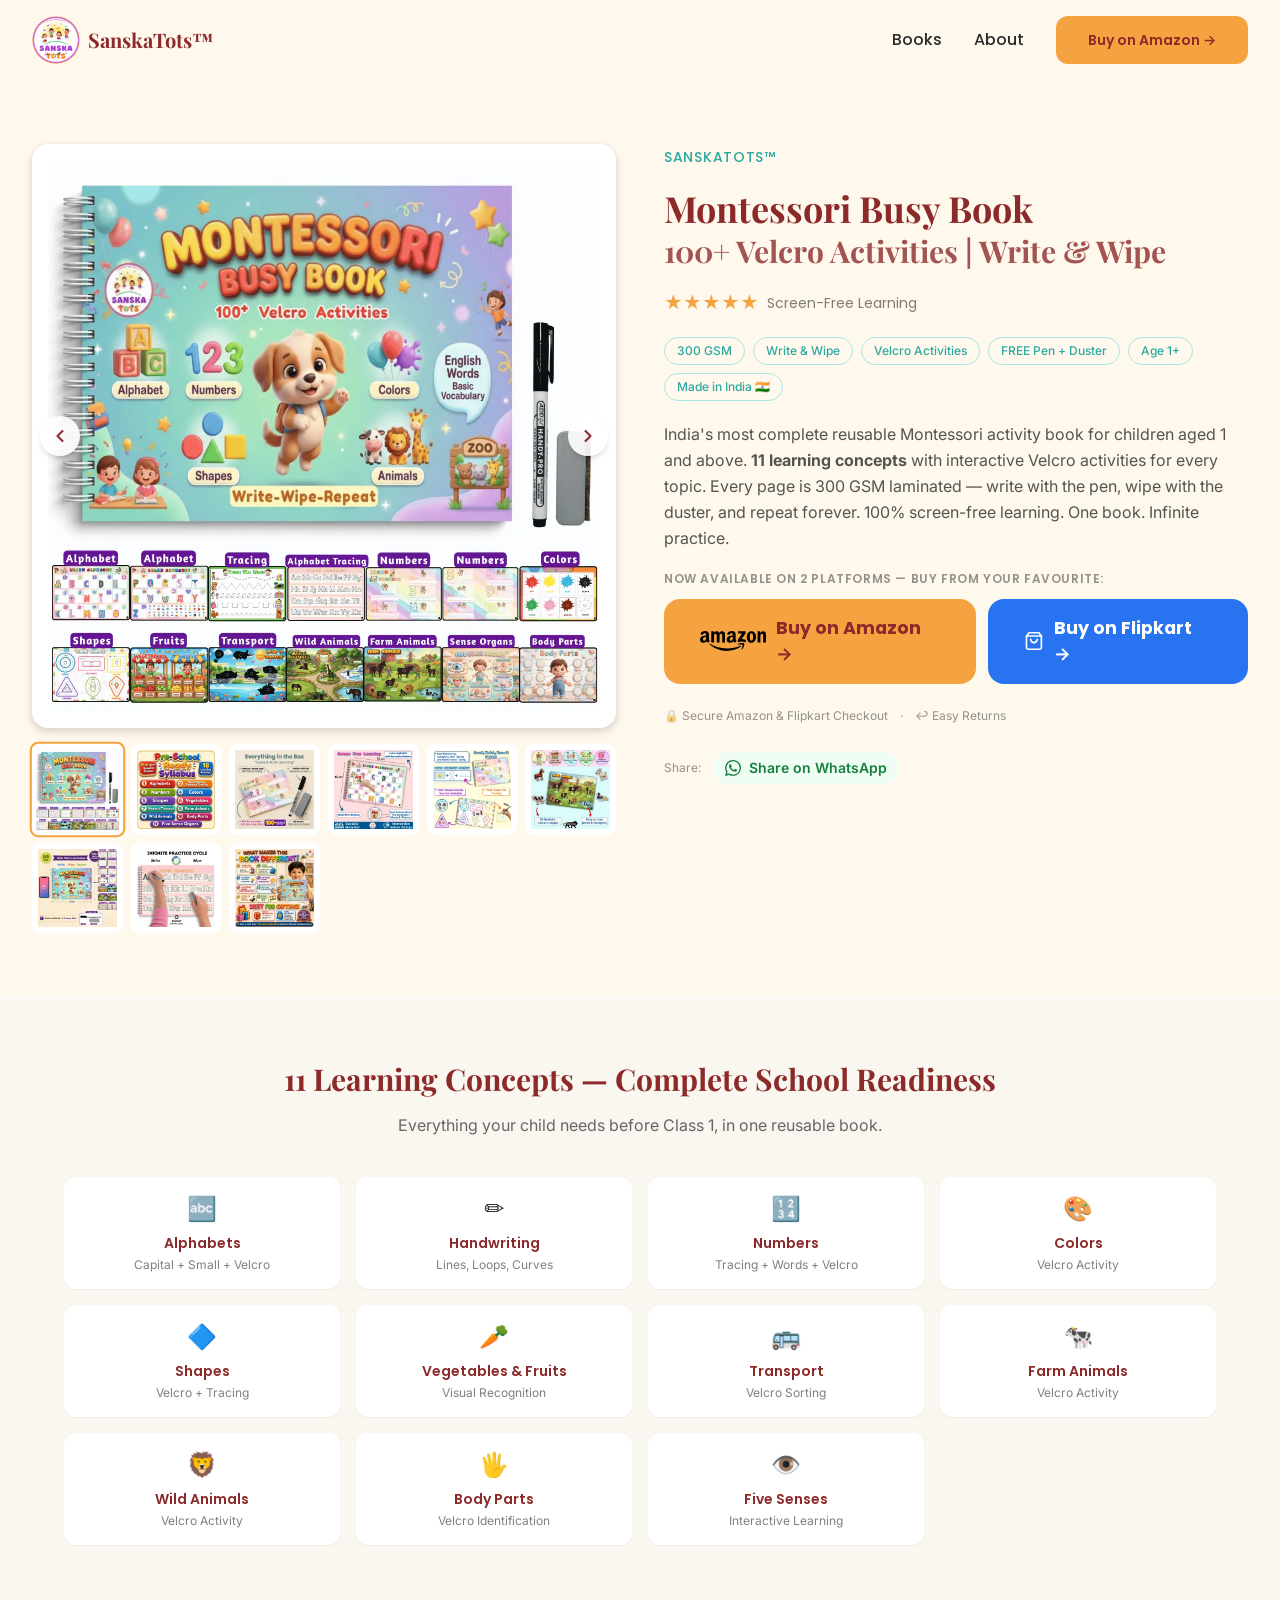
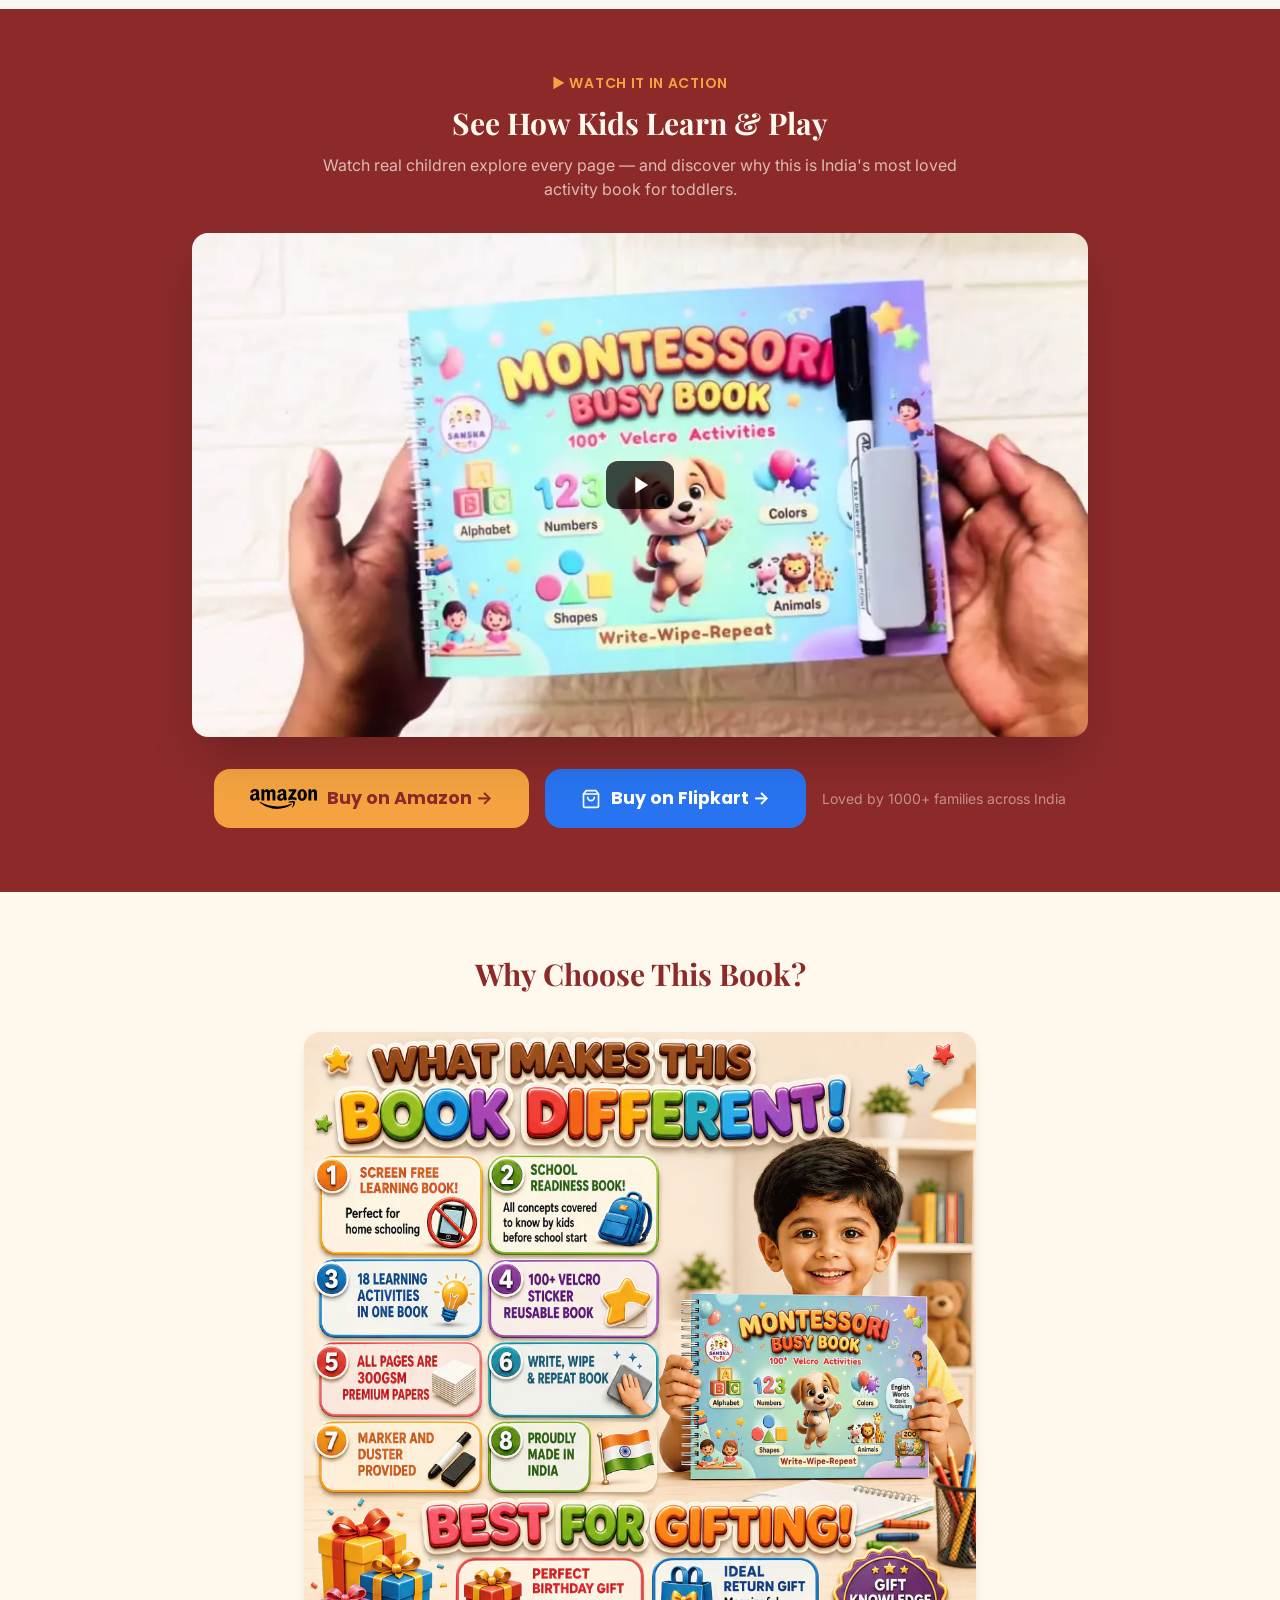
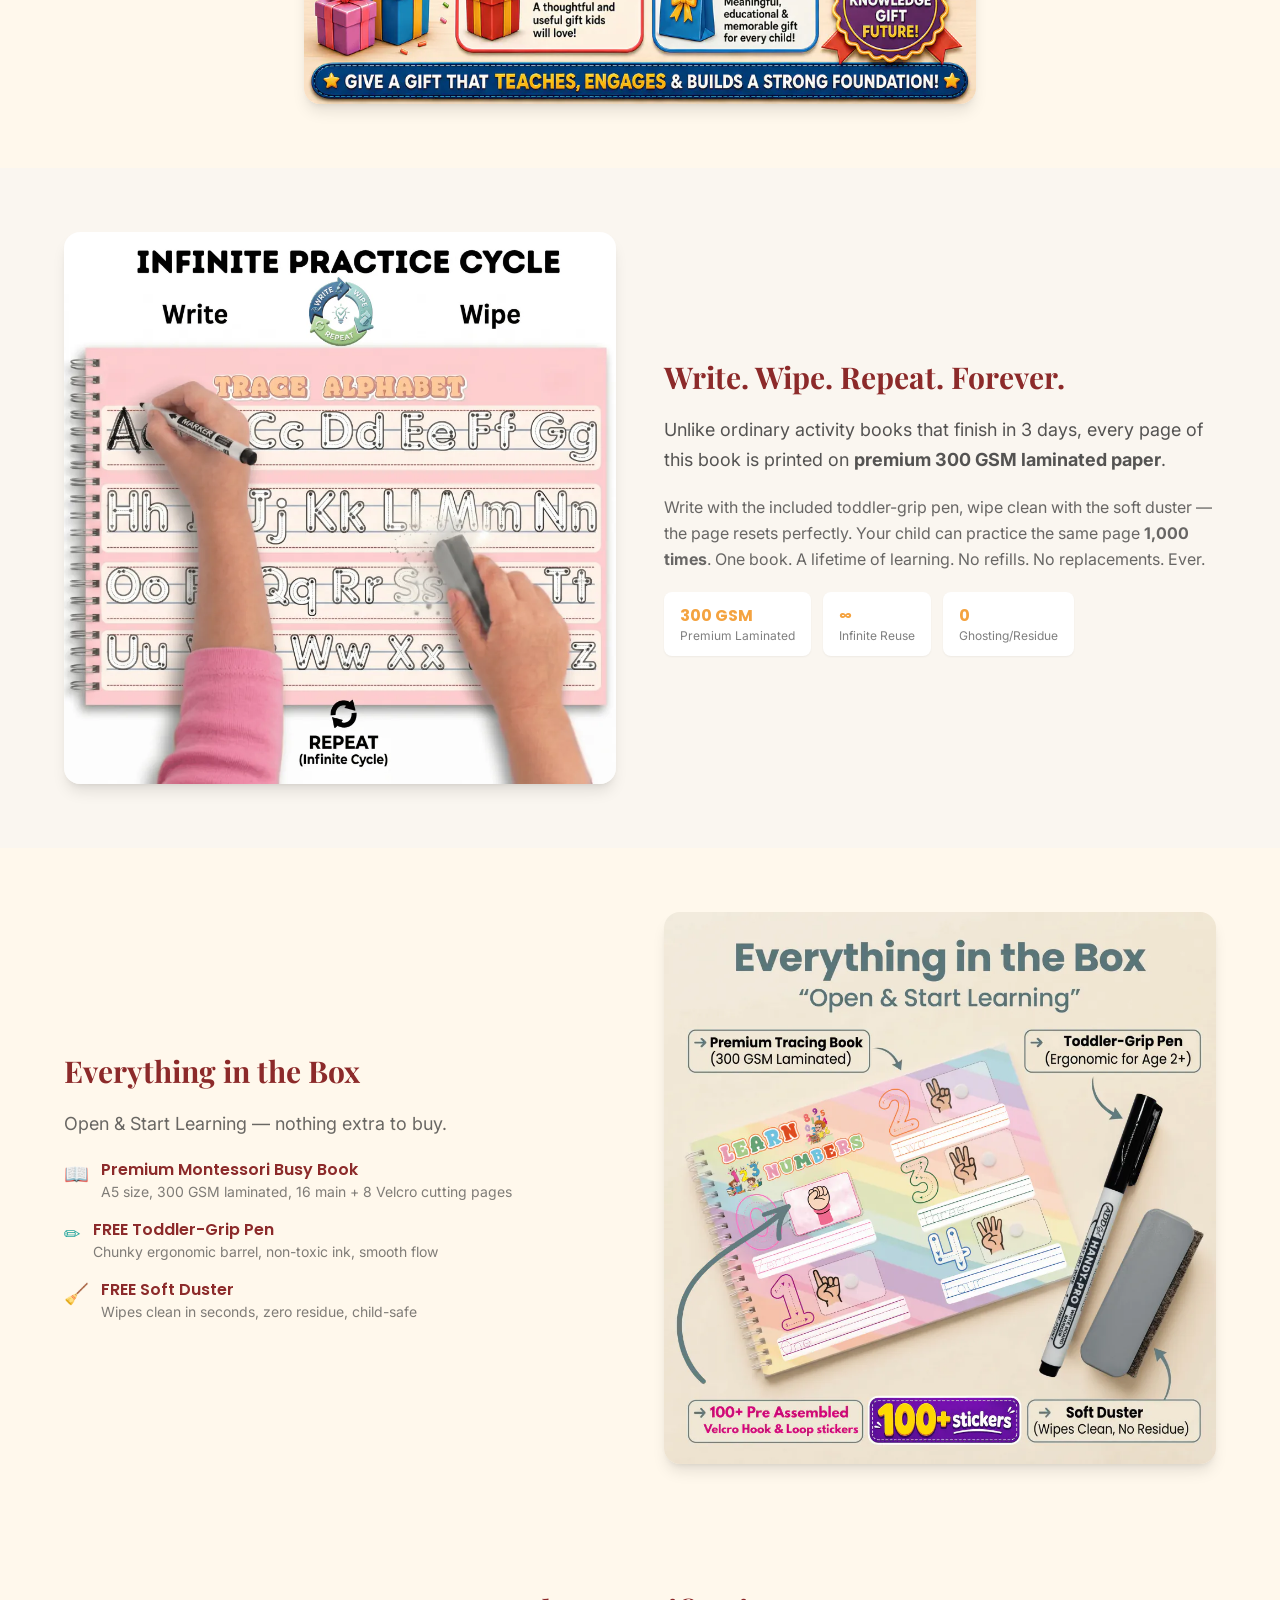
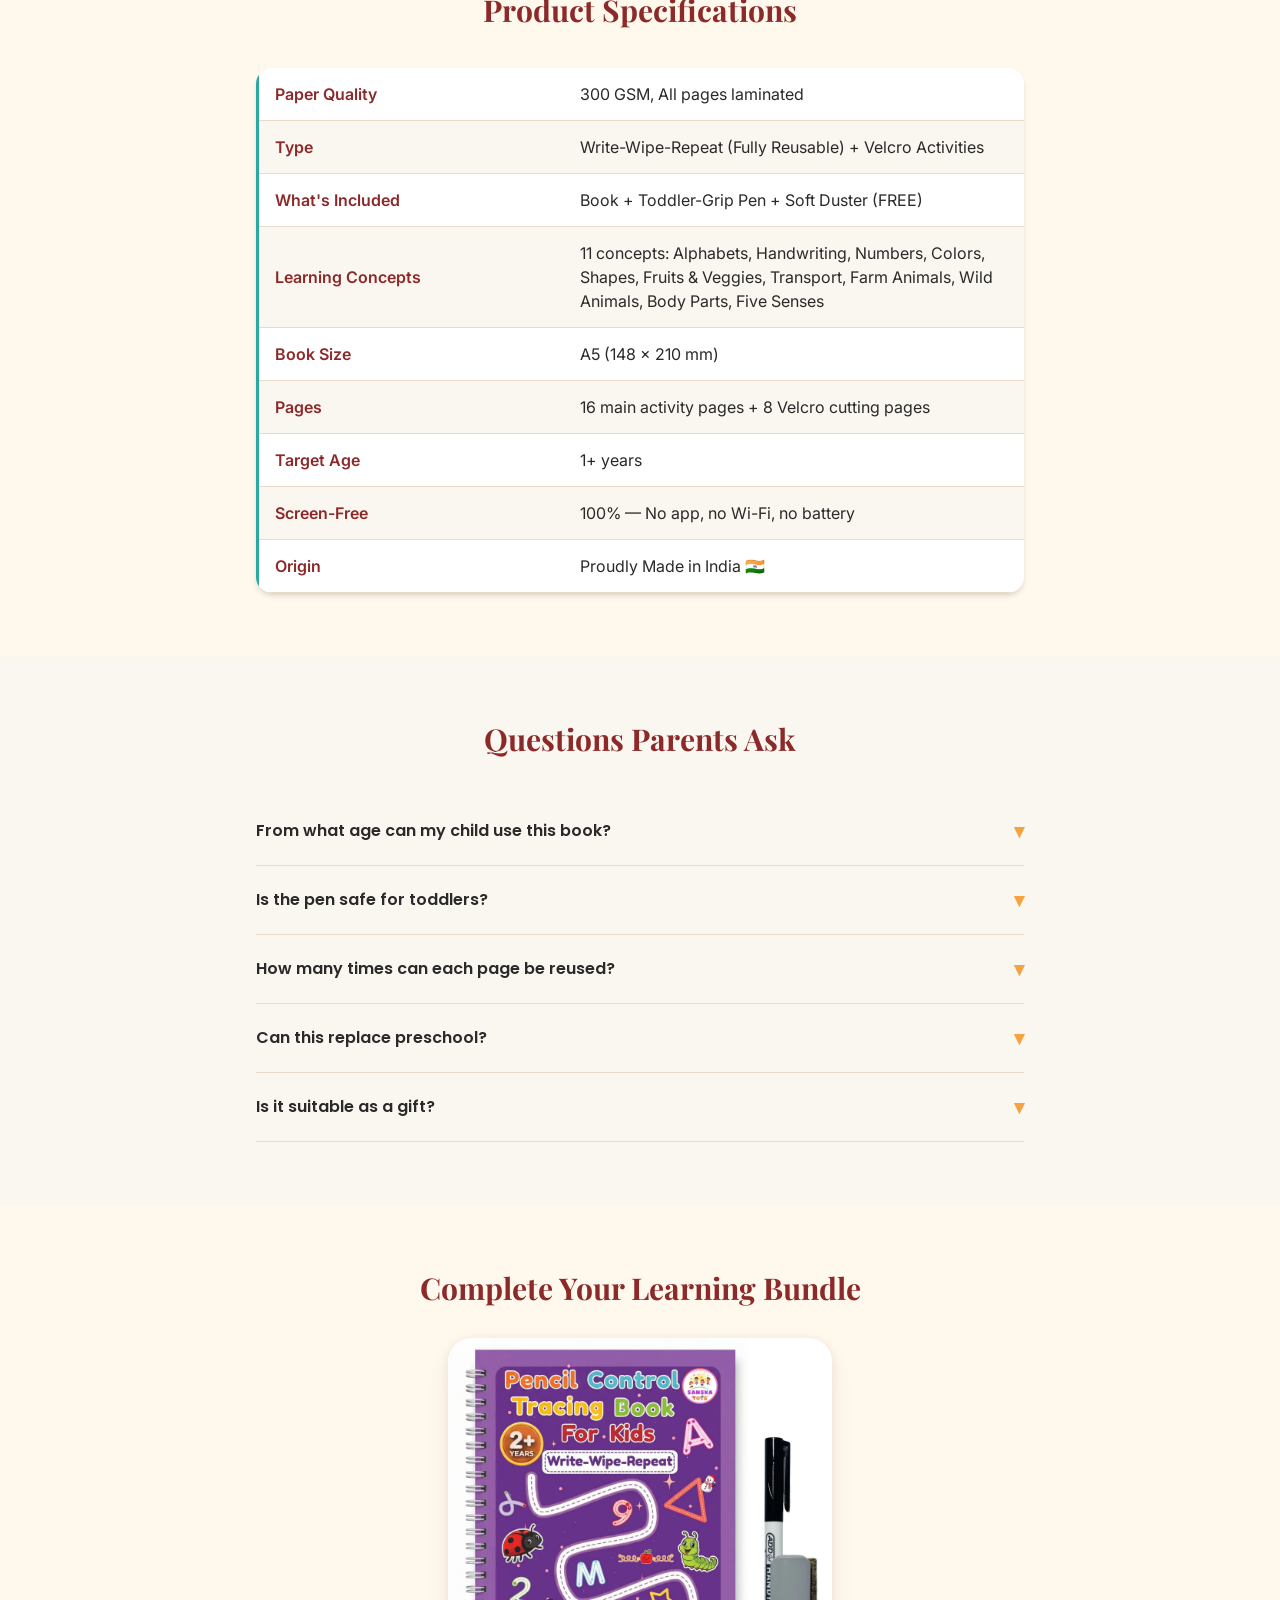
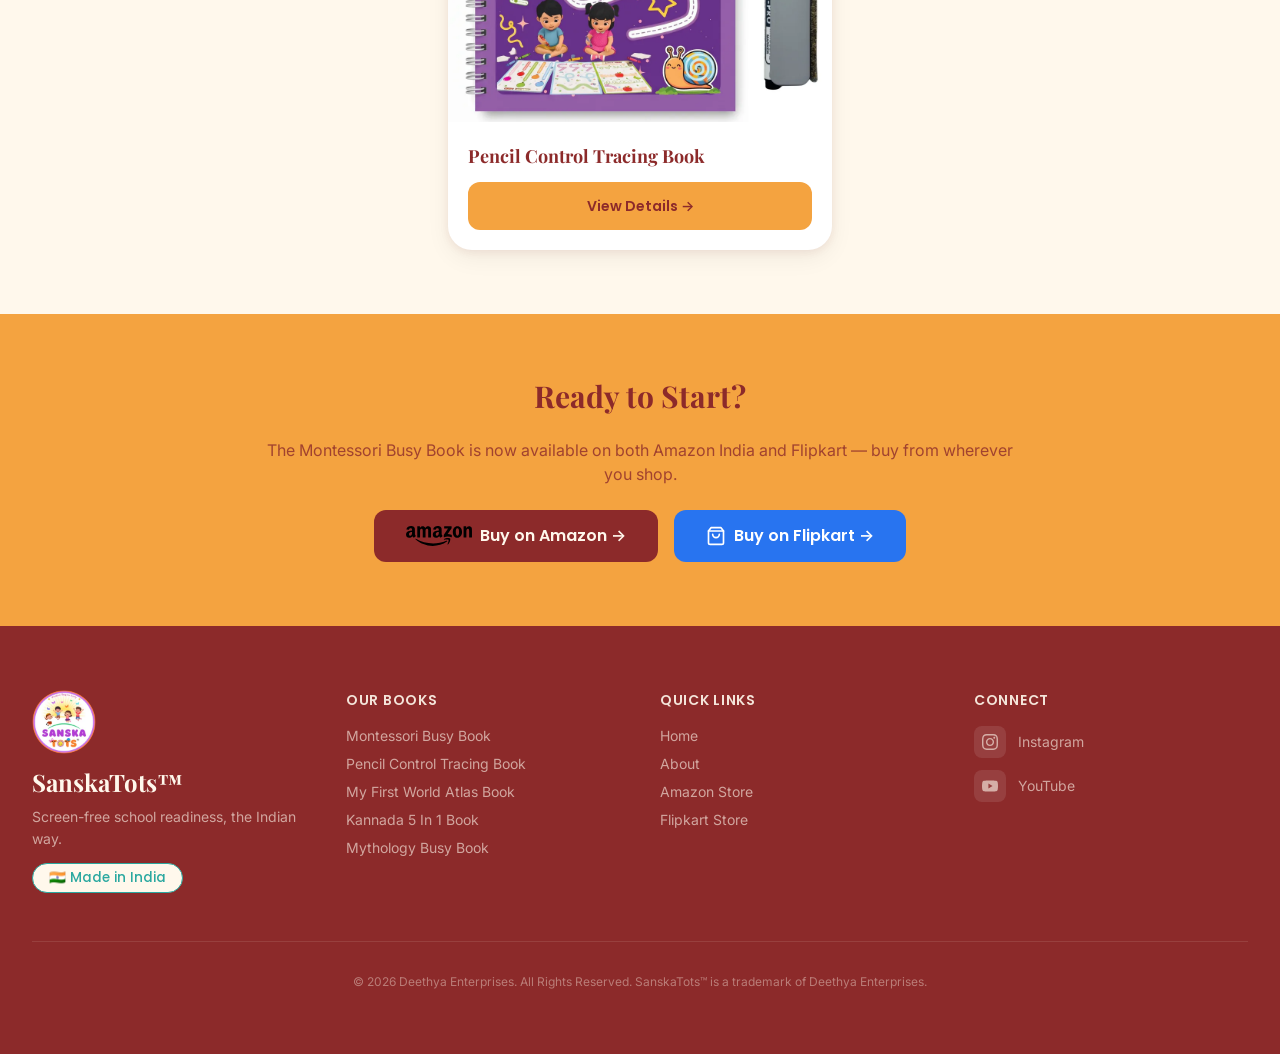
<file: products/montessori-busy-book.html>
<!DOCTYPE html>
<html lang="en">
<head>
  <meta charset="UTF-8" />
  <meta name="viewport" content="width=device-width, initial-scale=1.0" />
  <title>SanskaTots Montessori Busy Book | Velcro Activities | Reusable Write & Wipe | Age 1+</title>
  <meta name="description" content="India's most complete reusable Montessori Busy Book. 11 learning concepts, Velcro activities, 300 GSM laminated. FREE pen & duster. Screen-free. Age 1+. Made in India." />
  <link rel="canonical" href="https://www.sanskatots.com/products/montessori-busy-book.html" />
  <link rel="icon" type="image/png" href="/images/SanskaTots-logo.png" />

  <!-- Open Graph -->
  <meta property="og:title" content="SanskaTots Montessori Busy Book — 11 Learning Concepts, Velcro Activities" />
  <meta property="og:description" content="India's most complete reusable Montessori Busy Book. Velcro activities, 300 GSM, FREE pen & duster. Age 1+." />
  <meta property="og:image" content="https://www.sanskatots.com/images/montessori-busy-book/1.webp" />
  <meta property="og:url" content="https://www.sanskatots.com/products/montessori-busy-book.html" />
  <meta property="og:type" content="product" />
  <meta property="og:site_name" content="SanskaTots™" />

  <!-- Structured Data -->
  <script type="application/ld+json">
  {
    "@context": "https://schema.org",
    "@type": "Product",
    "name": "SanskaTots Montessori Busy Book",
    "image": [
      "https://www.sanskatots.com/images/montessori-busy-book/1.webp",
      "https://www.sanskatots.com/images/montessori-busy-book/2.webp",
      "https://www.sanskatots.com/images/montessori-busy-book/3.webp",
      "https://www.sanskatots.com/images/montessori-busy-book/4.webp",
      "https://www.sanskatots.com/images/montessori-busy-book/5.webp",
      "https://www.sanskatots.com/images/montessori-busy-book/6.webp",
      "https://www.sanskatots.com/images/montessori-busy-book/7.webp",
      "https://www.sanskatots.com/images/montessori-busy-book/8.webp",
      "https://www.sanskatots.com/images/montessori-busy-book/9.webp"
    ],
    "description": "India's most complete reusable Montessori Busy Book for children aged 1+. 11 learning concepts with Velcro activities. 300 GSM laminated. Includes FREE toddler-grip pen and soft duster.",
    "brand": {
      "@type": "Brand",
      "name": "SanskaTots"
    }
  }
  </script>

  <!-- FAQ Schema -->
  <script type="application/ld+json">
  {
    "@context": "https://schema.org",
    "@type": "FAQPage",
    "mainEntity": [
      {
        "@type": "Question",
        "name": "From what age can my child use this book?",
        "acceptedAnswer": {
          "@type": "Answer",
          "text": "From 1 year onwards with parental support. Independently from 2 years. The activities progress from simple to complex."
        }
      },
      {
        "@type": "Question",
        "name": "Is the pen safe for toddlers?",
        "acceptedAnswer": {
          "@type": "Answer",
          "text": "Yes. The pen is non-toxic and child-safe. The chunky barrel prevents choking and aids grip development."
        }
      },
      {
        "@type": "Question",
        "name": "How many times can each page be reused?",
        "acceptedAnswer": {
          "@type": "Answer",
          "text": "The 300 GSM lamination is designed for hundreds of repeated uses. Under normal daily use by a toddler, pages will last years without degradation."
        }
      },
      {
        "@type": "Question",
        "name": "Is this suitable as a gift?",
        "acceptedAnswer": {
          "@type": "Answer",
          "text": "Absolutely — one of the most complete, reusable gifts for birthdays, baby showers, and school admission celebrations for children aged 1–5."
        }
      }
    ]
  }
  </script>

  <!-- Fonts -->
  <link rel="preconnect" href="https://fonts.googleapis.com">
  <link rel="preconnect" href="https://fonts.gstatic.com" crossorigin>
  <link href="https://fonts.googleapis.com/css2?family=Playfair+Display:wght@600;700;800&family=Inter:wght@400;500;600&family=Poppins:wght@500;600;700&display=swap" rel="stylesheet">

  <!-- Tailwind CSS — prebuilt & minified (see tailwind.config.js) -->
  <link rel="stylesheet" href="../css/tailwind.css" />

  <link rel="stylesheet" href="../css/style.css" />

  <!-- LCP image -->
  <link rel="preload" as="image" href="../images/montessori-busy-book/1.webp" fetchpriority="high" />
</head>
<body class="font-body bg-cream">

  <!-- Skip Link -->
  <a href="#main-content" class="sr-only focus:not-sr-only focus:absolute focus:top-4 focus:left-4 focus:z-[200] focus:bg-saffron focus:text-maroon focus:px-4 focus:py-2 focus:rounded-lg">Skip to content</a>

  <!-- Navigation -->
  <nav class="nav-sticky fixed top-0 left-0 right-0 z-50 px-4 md:px-8 py-4">
    <div class="max-w-7xl mx-auto flex items-center justify-between">
      <a href="../index.html" class="flex items-center gap-2">
        <img src="../images/SanskaTots-logo.webp" alt="SanskaTots™" class="h-12 w-12 rounded-full" width="48" height="48" />
        <span class="font-heading text-xl font-bold text-maroon hidden sm:inline">SanskaTots™</span>
      </a>
      <div class="hidden md:flex items-center gap-8">
        <a href="../books.html" class="font-ui font-medium text-charcoal hover:text-saffron-dark transition-colors">Books</a>
        <a href="../about.html" class="font-ui font-medium text-charcoal hover:text-saffron-dark transition-colors">About</a>
        <a href="https://www.amazon.in/dp/8168580869?tag=sanskatots-21&utm_source=sanskatots-website&utm_medium=header-nav&utm_campaign=montessori-busy-book" target="_blank" rel="noopener noreferrer" class="btn-primary text-sm" data-amazon-cta data-product-name="Montessori Busy Book" data-placement="header-nav">
          Buy on Amazon →
        </a>
      </div>
      <button id="nav-hamburger" class="md:hidden flex flex-col gap-1.5 p-2" aria-label="Open navigation menu">
        <span class="block w-6 h-0.5 bg-maroon rounded"></span>
        <span class="block w-6 h-0.5 bg-maroon rounded"></span>
        <span class="block w-6 h-0.5 bg-maroon rounded"></span>
      </button>
    </div>
  </nav>

  <!-- Mobile Nav Overlay -->
  <div id="mobile-nav-overlay" class="mobile-nav-overlay flex flex-col items-center justify-center gap-8">
    <button id="mobile-nav-close" class="absolute top-6 right-6 text-cream text-3xl" aria-label="Close navigation">✕</button>
    <a href="../index.html" class="flex flex-col items-center gap-3">
      <img src="../images/SanskaTots-logo.webp" alt="SanskaTots™" class="h-20 w-20 rounded-full" width="80" height="80" />
      <span class="text-cream font-heading text-2xl font-bold">SanskaTots™</span>
    </a>
    <a href="../books.html" class="text-cream font-ui text-xl">Books</a>
    <a href="../about.html" class="text-cream font-ui text-xl">About</a>
    <a href="https://www.amazon.in/dp/8168580869?tag=sanskatots-21&utm_source=sanskatots-website&utm_medium=mobile-nav&utm_campaign=montessori-busy-book" target="_blank" rel="noopener noreferrer" class="btn-primary text-lg mt-4" data-amazon-cta data-product-name="Montessori Busy Book" data-placement="mobile-nav">
      Buy on Amazon →
    </a>
  </div>

  <!-- Main Content -->
  <main id="main-content" class="pt-20">

    <!-- Product Hero Section -->
    <section class="py-8 md:py-16 px-4 md:px-8">
      <div class="max-w-7xl mx-auto grid grid-cols-1 lg:grid-cols-2 gap-8 lg:gap-12 items-start">

        <!-- Image Gallery -->
        <div data-gallery class="space-y-4">
          <!-- Main Image -->
          <div class="gallery-main relative aspect-square bg-white flex items-center justify-center p-4">
            <img
              src="../images/montessori-busy-book/1.webp"
              fetchpriority="high"
              decoding="async"
              alt="SanskaTots Montessori Busy Book — complete product with pen and duster"
              class="max-w-full max-h-full object-contain transition-opacity duration-200"
              width="600"
              height="600"
            />
            <!-- Prev Button -->
            <button class="gallery-prev absolute left-2 top-1/2 -translate-y-1/2 bg-white/90 hover:bg-white text-maroon rounded-full w-10 h-10 flex items-center justify-center shadow-md transition-all hover:scale-110 z-10" aria-label="Previous image">
              <svg xmlns="http://www.w3.org/2000/svg" class="w-5 h-5" viewBox="0 0 24 24" fill="none" stroke="currentColor" stroke-width="2.5" stroke-linecap="round" stroke-linejoin="round"><polyline points="15 18 9 12 15 6"/></svg>
            </button>
            <!-- Next Button -->
            <button class="gallery-next absolute right-2 top-1/2 -translate-y-1/2 bg-white/90 hover:bg-white text-maroon rounded-full w-10 h-10 flex items-center justify-center shadow-md transition-all hover:scale-110 z-10" aria-label="Next image">
              <svg xmlns="http://www.w3.org/2000/svg" class="w-5 h-5" viewBox="0 0 24 24" fill="none" stroke="currentColor" stroke-width="2.5" stroke-linecap="round" stroke-linejoin="round"><polyline points="9 18 15 12 9 6"/></svg>
            </button>
          </div>
          <!-- Thumbnails -->
          <div class="grid grid-cols-6 gap-2">
            <div class="gallery-thumb active aspect-square bg-white p-1" data-src="../images/montessori-busy-book/1.webp" data-alt="Everything in the box - book, pen, and duster">
              <img src="../images/montessori-busy-book/1-thumb.webp" alt="Everything in the box" class="w-full h-full object-contain" loading="lazy" />
            </div>
            <div class="gallery-thumb aspect-square bg-white p-1" data-src="../images/montessori-busy-book/2.webp" data-alt="Everything in the box - book, pen, and duster">
              <img src="../images/montessori-busy-book/2-thumb.webp" alt="Everything in the box" class="w-full h-full object-contain" loading="lazy" />
            </div>
            <div class="gallery-thumb aspect-square bg-white p-1" data-src="../images/montessori-busy-book/3.webp" data-alt="Everything in the box - book, pen, and duster">
              <img src="../images/montessori-busy-book/3-thumb.webp" alt="Everything in the box" class="w-full h-full object-contain" loading="lazy" />
            </div>
            <div class="gallery-thumb aspect-square bg-white p-1" data-src="../images/montessori-busy-book/4.webp" data-alt="SanskaTots Montessori Busy Book product shot">
              <img src="../images/montessori-busy-book/4-thumb.webp" alt="Montessori Busy Book thumbnail" class="w-full h-full object-contain" loading="lazy" />
            </div>
            <div class="gallery-thumb aspect-square bg-white p-1" data-src="../images/montessori-busy-book/5.webp" data-alt="11 learning concepts overview">
              <img src="../images/montessori-busy-book/5-thumb.webp" alt="11 learning concepts" class="w-full h-full object-contain" loading="lazy" />
            </div>
            <div class="gallery-thumb aspect-square bg-white p-1" data-src="../images/montessori-busy-book/6.webp" data-alt="Gift positioning - the gift that keeps on teaching">
              <img src="../images/montessori-busy-book/6-thumb.webp" alt="Gift positioning" class="w-full h-full object-contain" loading="lazy" />
            </div>
            <div class="gallery-thumb aspect-square bg-white p-1" data-src="../images/montessori-busy-book/7.webp" data-alt="Why choose this book - comparison chart">
              <img src="../images/montessori-busy-book/7-thumb.webp" alt="Why choose comparison" class="w-full h-full object-contain" loading="lazy" />
            </div>
            <div class="gallery-thumb aspect-square bg-white p-1" data-src="../images/montessori-busy-book/8.webp" data-alt="Infinite practice cycle - write, wipe, repeat">
              <img src="../images/montessori-busy-book/8-thumb.webp" alt="Write wipe repeat cycle" class="w-full h-full object-contain" loading="lazy" />
            </div>
            <div class="gallery-thumb aspect-square bg-white p-1" data-src="../images/montessori-busy-book/9.webp" data-alt="Infinite practice cycle - write, wipe, repeat">
              <img src="../images/montessori-busy-book/9-thumb.webp" alt="Write wipe repeat cycle" class="w-full h-full object-contain" loading="lazy" />
            </div>
          </div>
        </div>

        <!-- Product Info -->
        <div class="space-y-5">
          <span class="font-ui text-sm font-medium text-teal tracking-wider uppercase">SanskaTots™</span>
          
          <h1 class="font-heading text-3xl md:text-4xl font-bold leading-tight">
            Montessori Busy Book<br>
            <span class="text-2xl md:text-3xl text-maroon/80">100+ Velcro Activities | Write & Wipe</span>
          </h1>

          <!-- Rating -->
          <div class="flex items-center gap-2">
            <span class="text-saffron text-lg">★★★★★</span>
            <span class="text-sm text-charcoal/60 font-ui">Screen-Free Learning</span>
          </div>

          <!-- Tags -->
          <div class="flex flex-wrap gap-2">
            <span class="tag-chip">300 GSM</span>
            <span class="tag-chip">Write & Wipe</span>
            <span class="tag-chip">Velcro Activities</span>
            <span class="tag-chip">FREE Pen + Duster</span>
            <span class="tag-chip">Age 1+</span>
            <span class="tag-chip">Made in India 🇮🇳</span>
          </div>

          <!-- Short Description -->
          <p class="text-charcoal/80 leading-relaxed">
            India's most complete reusable Montessori activity book for children aged 1 and above. 
            <strong>11 learning concepts</strong> with interactive Velcro activities for every topic. 
            Every page is 300 GSM laminated — write with the pen, wipe with the duster, and repeat forever. 
            100% screen-free learning. One book. Infinite practice.
          </p>

          <!-- Buy Buttons -->
          <div class="space-y-3">
            <p class="font-ui text-xs font-semibold uppercase tracking-wider text-charcoal/50">Now available on 2 platforms — buy from your favourite:</p>
            <div class="flex flex-col sm:flex-row gap-3">
              <a 
                href="https://www.amazon.in/dp/8168580869?tag=sanskatots-21&utm_source=sanskatots-website&utm_medium=product-detail&utm_campaign=montessori-busy-book" 
                target="_blank" 
                rel="noopener noreferrer" 
                class="btn-amazon w-full sm:w-auto justify-center"
                data-amazon-cta 
                data-product-name="Montessori Busy Book" 
                data-placement="product-detail"
              >
                <img src="../images/brand/amazon-logo.svg" alt="Amazon" style="height:20px;width:auto;filter:brightness(0);">
                Buy on Amazon →
              </a>
              <a 
                href="https://dl.flipkart.com/s/MDf3dUNNNN" 
                target="_blank" 
                rel="noopener noreferrer" 
                class="btn-flipkart w-full sm:w-auto justify-center"
                data-flipkart-cta 
                data-product-name="Montessori Busy Book" 
                data-placement="product-detail"
              >
                <svg xmlns="http://www.w3.org/2000/svg" class="w-5 h-5" viewBox="0 0 24 24" fill="none" stroke="currentColor" stroke-width="2" stroke-linecap="round" stroke-linejoin="round"><path d="M6 2 3 6v14a2 2 0 0 0 2 2h14a2 2 0 0 0 2-2V6l-3-4z"/><line x1="3" y1="6" x2="21" y2="6"/><path d="M16 10a4 4 0 0 1-8 0"/></svg>
                Buy on Flipkart →
              </a>
            </div>
          </div>

          <!-- Trust signals -->
          <div class="flex flex-wrap items-center gap-3 text-xs text-charcoal/50 pt-1">
            <span>🔒 Secure Amazon &amp; Flipkart Checkout</span>
            <span>·</span>
            <span>↩️ Easy Returns</span>
          </div>

          <!-- Share -->
          <div class="flex items-center gap-3 pt-2">
            <span class="text-xs text-charcoal/50">Share:</span>
            <a href="https://wa.me/?text=Check%20out%20this%20amazing%20Montessori%20Busy%20Book%20for%20kids%20by%20SanskaTots!%20https://www.sanskatots.com/products/montessori-busy-book.html" target="_blank" rel="noopener noreferrer" class="flex items-center gap-2 bg-green-50 hover:bg-green-500 text-green-700 hover:text-white rounded-full px-3 py-1.5 text-sm font-semibold transition-all duration-200">
              <svg xmlns="http://www.w3.org/2000/svg" class="w-4 h-4" viewBox="0 0 24 24" fill="currentColor"><path d="M17.472 14.382c-.297-.149-1.758-.867-2.03-.967-.273-.099-.471-.148-.67.15-.197.297-.767.966-.94 1.164-.173.199-.347.223-.644.075-.297-.15-1.255-.463-2.39-1.475-.883-.788-1.48-1.761-1.653-2.059-.173-.297-.018-.458.13-.606.134-.133.298-.347.446-.52.149-.174.198-.298.298-.497.099-.198.05-.371-.025-.52-.075-.149-.669-1.612-.916-2.207-.242-.579-.487-.5-.669-.51-.173-.008-.371-.01-.57-.01-.198 0-.52.074-.792.372-.272.297-1.04 1.016-1.04 2.479 0 1.462 1.065 2.875 1.213 3.074.149.198 2.096 3.2 5.077 4.487.709.306 1.262.489 1.694.625.712.227 1.36.195 1.871.118.571-.085 1.758-.719 2.006-1.413.248-.694.248-1.289.173-1.413-.074-.124-.272-.198-.57-.347m-5.421 7.403h-.004a9.87 9.87 0 0 1-5.031-1.378l-.361-.214-3.741.982.998-3.648-.235-.374a9.86 9.86 0 0 1-1.51-5.26c.001-5.45 4.436-9.884 9.888-9.884 2.64 0 5.122 1.03 6.988 2.898a9.825 9.825 0 0 1 2.893 6.994c-.003 5.45-4.437 9.884-9.885 9.884m8.413-18.297A11.815 11.815 0 0 0 12.05 0C5.495 0 .16 5.335.157 11.892c0 2.096.547 4.142 1.588 5.945L.057 24l6.305-1.654a11.882 11.882 0 0 0 5.683 1.448h.005c6.554 0 11.89-5.335 11.893-11.893a11.821 11.821 0 0 0-3.48-8.413z"/></svg>
              Share on WhatsApp
            </a>
          </div>
        </div>
      </div>
    </section>

    <!-- Feature Section: 11 Learning Concepts -->
    <section class="py-16 px-4 md:px-8 bg-off-white" data-animate>
      <div class="max-w-6xl mx-auto">
        <h2 class="font-heading text-2xl md:text-3xl font-bold text-center mb-4">11 Learning Concepts — Complete School Readiness</h2>
        <p class="text-center text-charcoal/70 mb-10 max-w-2xl mx-auto">Everything your child needs before Class 1, in one reusable book.</p>

        <div class="grid grid-cols-2 md:grid-cols-3 lg:grid-cols-4 gap-4 mt-8">
          <div class="bg-white rounded-xl p-4 text-center shadow-sm">
            <div class="text-2xl mb-2">🔤</div>
            <div class="font-ui font-semibold text-sm text-maroon">Alphabets</div>
            <div class="text-xs text-charcoal/60 mt-1">Capital + Small + Velcro</div>
          </div>
          <div class="bg-white rounded-xl p-4 text-center shadow-sm">
            <div class="text-2xl mb-2">✏️</div>
            <div class="font-ui font-semibold text-sm text-maroon">Handwriting</div>
            <div class="text-xs text-charcoal/60 mt-1">Lines, Loops, Curves</div>
          </div>
          <div class="bg-white rounded-xl p-4 text-center shadow-sm">
            <div class="text-2xl mb-2">🔢</div>
            <div class="font-ui font-semibold text-sm text-maroon">Numbers</div>
            <div class="text-xs text-charcoal/60 mt-1">Tracing + Words + Velcro</div>
          </div>
          <div class="bg-white rounded-xl p-4 text-center shadow-sm">
            <div class="text-2xl mb-2">🎨</div>
            <div class="font-ui font-semibold text-sm text-maroon">Colors</div>
            <div class="text-xs text-charcoal/60 mt-1">Velcro Activity</div>
          </div>
          <div class="bg-white rounded-xl p-4 text-center shadow-sm">
            <div class="text-2xl mb-2">🔷</div>
            <div class="font-ui font-semibold text-sm text-maroon">Shapes</div>
            <div class="text-xs text-charcoal/60 mt-1">Velcro + Tracing</div>
          </div>
          <div class="bg-white rounded-xl p-4 text-center shadow-sm">
            <div class="text-2xl mb-2">🥕</div>
            <div class="font-ui font-semibold text-sm text-maroon">Vegetables & Fruits</div>
            <div class="text-xs text-charcoal/60 mt-1">Visual Recognition</div>
          </div>
          <div class="bg-white rounded-xl p-4 text-center shadow-sm">
            <div class="text-2xl mb-2">🚌</div>
            <div class="font-ui font-semibold text-sm text-maroon">Transport</div>
            <div class="text-xs text-charcoal/60 mt-1">Velcro Sorting</div>
          </div>
          <div class="bg-white rounded-xl p-4 text-center shadow-sm">
            <div class="text-2xl mb-2">🐄</div>
            <div class="font-ui font-semibold text-sm text-maroon">Farm Animals</div>
            <div class="text-xs text-charcoal/60 mt-1">Velcro Activity</div>
          </div>
          <div class="bg-white rounded-xl p-4 text-center shadow-sm">
            <div class="text-2xl mb-2">🦁</div>
            <div class="font-ui font-semibold text-sm text-maroon">Wild Animals</div>
            <div class="text-xs text-charcoal/60 mt-1">Velcro Activity</div>
          </div>
          <div class="bg-white rounded-xl p-4 text-center shadow-sm">
            <div class="text-2xl mb-2">🖐️</div>
            <div class="font-ui font-semibold text-sm text-maroon">Body Parts</div>
            <div class="text-xs text-charcoal/60 mt-1">Velcro Identification</div>
          </div>
          <div class="bg-white rounded-xl p-4 text-center shadow-sm">
            <div class="text-2xl mb-2">👁️</div>
            <div class="font-ui font-semibold text-sm text-maroon">Five Senses</div>
            <div class="text-xs text-charcoal/60 mt-1">Interactive Learning</div>
          </div>
        </div>
      </div>
    </section>

    <!-- Product Video Section -->
    <section class="py-16 px-4 md:px-8 bg-maroon" data-animate>
      <div class="max-w-4xl mx-auto text-center">
        <p class="font-ui text-saffron text-sm font-semibold uppercase tracking-wider mb-3">▶ Watch It In Action</p>
        <h2 class="font-heading text-2xl md:text-3xl font-bold text-cream mb-3">See How Kids Learn &amp; Play</h2>
        <p class="text-cream/70 mb-8 max-w-2xl mx-auto">Watch real children explore every page — and discover why this is India's most loved activity book for toddlers.</p>
        <!-- Responsive 16:9 YouTube embed -->
        <div class="relative w-full rounded-2xl overflow-hidden shadow-2xl" style="padding-bottom: 56.25%; height: 0;">
          <button
            class="yt-facade"
            data-yt-id="UFQnvBWcVG8"
            data-yt-title="SanskaTots Montessori Busy Book — Watch in Action"
            aria-label="Play video: SanskaTots Montessori Busy Book — Watch in Action"
          >
            <img src="../images/video-thumbs/UFQnvBWcVG8.webp" alt="" loading="lazy" decoding="async" width="854" height="480" />
          </button>
        </div>
        <div class="mt-8 flex flex-col sm:flex-row items-center justify-center gap-4">
          <a
            href="https://www.amazon.in/dp/8168580869?tag=sanskatots-21&utm_source=sanskatots-website&utm_medium=video-section&utm_campaign=montessori-busy-book"
            target="_blank"
            rel="noopener noreferrer"
            class="btn-amazon"
            data-amazon-cta
            data-product-name="Montessori Busy Book"
            data-placement="video-section"
          >
            <img src="../images/brand/amazon-logo.svg" alt="Amazon" style="height:20px;width:auto;filter:brightness(0);">
            Buy on Amazon →
          </a>
          <a
            href="https://dl.flipkart.com/s/MDf3dUNNNN"
            target="_blank"
            rel="noopener noreferrer"
            class="btn-flipkart"
            data-flipkart-cta
            data-product-name="Montessori Busy Book"
            data-placement="video-section"
          >
            <svg xmlns="http://www.w3.org/2000/svg" class="w-5 h-5" viewBox="0 0 24 24" fill="none" stroke="currentColor" stroke-width="2" stroke-linecap="round" stroke-linejoin="round"><path d="M6 2 3 6v14a2 2 0 0 0 2 2h14a2 2 0 0 0 2-2V6l-3-4z"/><line x1="3" y1="6" x2="21" y2="6"/><path d="M16 10a4 4 0 0 1-8 0"/></svg>
            Buy on Flipkart →
          </a>
          <span class="text-cream/50 text-sm">Loved by 1000+ families across India</span>
        </div>
      </div>
    </section>

    <!-- Feature Section: Why Choose This Book (Comparison) -->
    <section class="py-16 px-4 md:px-8 bg-cream" data-animate>
      <div class="max-w-4xl mx-auto">
        <h2 class="font-heading text-2xl md:text-3xl font-bold text-center mb-10">Why Choose This Book?</h2>
        <div class="flex justify-center">
          <img 
            src="../images/montessori-busy-book/9.webp" 
            alt="Comparison: Regular Busy Books vs SanskaTots Busy Book — Reusable Velcro stickers, Write-Wipe-Repeat, Free Pen and Duster, 300 GSM, Water Resistant, Made in India"
            class="rounded-2xl shadow-lg max-w-full md:max-w-2xl"
            loading="lazy"
            width="800"
            height="800"
          />
        </div>
      </div>
    </section>

    <!-- Feature Section: Write-Wipe-Repeat -->
    <section class="py-16 px-4 md:px-8 bg-off-white" data-animate>
      <div class="max-w-6xl mx-auto grid grid-cols-1 lg:grid-cols-2 gap-12 items-center">
        <div>
          <img 
            src="../images/montessori-busy-book/8.webp" 
            alt="Infinite practice cycle — child writing with pen and wiping with duster on laminated page, repeat forever"
            class="rounded-2xl shadow-lg w-full"
            loading="lazy"
            width="600"
            height="600"
          />
        </div>
        <div class="space-y-5">
          <h2 class="font-heading text-2xl md:text-3xl font-bold">Write. Wipe. Repeat. Forever.</h2>
          <p class="text-charcoal/80 leading-relaxed text-lg">
            Unlike ordinary activity books that finish in 3 days, every page of this book is printed on 
            <strong>premium 300 GSM laminated paper</strong>.
          </p>
          <p class="text-charcoal/70 leading-relaxed">
            Write with the included toddler-grip pen, wipe clean with the soft duster — the page resets perfectly. 
            Your child can practice the same page <strong>1,000 times</strong>. One book. A lifetime of learning. 
            No refills. No replacements. Ever.
          </p>
          <div class="flex flex-wrap gap-3">
            <div class="bg-white rounded-lg px-4 py-3 shadow-sm">
              <div class="font-ui font-bold text-saffron">300 GSM</div>
              <div class="text-xs text-charcoal/60">Premium Laminated</div>
            </div>
            <div class="bg-white rounded-lg px-4 py-3 shadow-sm">
              <div class="font-ui font-bold text-saffron">∞</div>
              <div class="text-xs text-charcoal/60">Infinite Reuse</div>
            </div>
            <div class="bg-white rounded-lg px-4 py-3 shadow-sm">
              <div class="font-ui font-bold text-saffron">0</div>
              <div class="text-xs text-charcoal/60">Ghosting/Residue</div>
            </div>
          </div>
        </div>
      </div>
    </section>

    <!-- Feature Section: What's In The Box -->
    <section class="py-16 px-4 md:px-8 bg-cream" data-animate>
      <div class="max-w-6xl mx-auto grid grid-cols-1 lg:grid-cols-2 gap-12 items-center">
        <div class="order-2 lg:order-1 space-y-5">
          <h2 class="font-heading text-2xl md:text-3xl font-bold">Everything in the Box</h2>
          <p class="text-charcoal/70 leading-relaxed text-lg">Open & Start Learning — nothing extra to buy.</p>
          <ul class="space-y-4">
            <li class="flex items-start gap-3">
              <span class="text-teal text-xl mt-0.5">📖</span>
              <div>
                <div class="font-ui font-semibold text-maroon">Premium Montessori Busy Book</div>
                <div class="text-sm text-charcoal/60">A5 size, 300 GSM laminated, 16 main + 8 Velcro cutting pages</div>
              </div>
            </li>
            <li class="flex items-start gap-3">
              <span class="text-teal text-xl mt-0.5">✏️</span>
              <div>
                <div class="font-ui font-semibold text-maroon">FREE Toddler-Grip Pen</div>
                <div class="text-sm text-charcoal/60">Chunky ergonomic barrel, non-toxic ink, smooth flow</div>
              </div>
            </li>
            <li class="flex items-start gap-3">
              <span class="text-teal text-xl mt-0.5">🧹</span>
              <div>
                <div class="font-ui font-semibold text-maroon">FREE Soft Duster</div>
                <div class="text-sm text-charcoal/60">Wipes clean in seconds, zero residue, child-safe</div>
              </div>
            </li>
          </ul>
        </div>
        <div class="order-1 lg:order-2">
          <img 
            src="../images/montessori-busy-book/3.webp" 
            alt="Everything in the box — Premium tracing book, FREE toddler-grip pen, FREE soft duster"
            class="rounded-2xl shadow-lg w-full"
            loading="lazy"
            width="600"
            height="600"
          />
        </div>
      </div>
    </section>

    <!-- Product Specifications -->
    <section class="py-16 px-4 md:px-8 bg-cream" data-animate>
      <div class="max-w-3xl mx-auto">
        <h2 class="font-heading text-2xl md:text-3xl font-bold text-center mb-10">Product Specifications</h2>
        <div class="bg-white rounded-2xl overflow-hidden shadow-md">
          <table class="spec-table">
            <tbody>
              <tr>
                <td>Paper Quality</td>
                <td>300 GSM, All pages laminated</td>
              </tr>
              <tr>
                <td>Type</td>
                <td>Write-Wipe-Repeat (Fully Reusable) + Velcro Activities</td>
              </tr>
              <tr>
                <td>What's Included</td>
                <td>Book + Toddler-Grip Pen + Soft Duster (FREE)</td>
              </tr>
              <tr>
                <td>Learning Concepts</td>
                <td>11 concepts: Alphabets, Handwriting, Numbers, Colors, Shapes, Fruits & Veggies, Transport, Farm Animals, Wild Animals, Body Parts, Five Senses</td>
              </tr>
              <tr>
                <td>Book Size</td>
                <td>A5 (148 × 210 mm)</td>
              </tr>
              <tr>
                <td>Pages</td>
                <td>16 main activity pages + 8 Velcro cutting pages</td>
              </tr>
              <tr>
                <td>Target Age</td>
                <td>1+ years</td>
              </tr>
              <tr>
                <td>Screen-Free</td>
                <td>100% — No app, no Wi-Fi, no battery</td>
              </tr>
              <tr>
                <td>Origin</td>
                <td>Proudly Made in India 🇮🇳</td>
              </tr>
            </tbody>
          </table>
        </div>
      </div>
    </section>

    <!-- FAQ Section -->
    <section class="py-16 px-4 md:px-8 bg-off-white" data-animate>
      <div class="max-w-3xl mx-auto">
        <h2 class="font-heading text-2xl md:text-3xl font-bold text-center mb-10">Questions Parents Ask</h2>

        <div class="space-y-0">
          <div class="faq-item">
            <div class="faq-question">
              <span>From what age can my child use this book?</span>
              <span class="faq-arrow text-xl">▾</span>
            </div>
            <div class="faq-answer text-charcoal/70">
              From 1 year onwards with parental support. Independently from 2 years. The Velcro activities are great for younger toddlers, while tracing activities suit children aged 2–5.
            </div>
          </div>

          <div class="faq-item">
            <div class="faq-question">
              <span>Is the pen safe for toddlers?</span>
              <span class="faq-arrow text-xl">▾</span>
            </div>
            <div class="faq-answer text-charcoal/70">
              Yes. The pen is non-toxic and child-safe. The chunky barrel prevents choking and aids grip development. It's designed specifically for tiny 1–4 year old hands.
            </div>
          </div>

          <div class="faq-item">
            <div class="faq-question">
              <span>How many times can each page be reused?</span>
              <span class="faq-arrow text-xl">▾</span>
            </div>
            <div class="faq-answer text-charcoal/70">
              The 300 GSM lamination is designed for hundreds of repeated uses. Under normal daily use by a toddler, pages will last years without any degradation, ghosting, or residue.
            </div>
          </div>

          <div class="faq-item">
            <div class="faq-question">
              <span>Can this replace preschool?</span>
              <span class="faq-arrow text-xl">▾</span>
            </div>
            <div class="faq-answer text-charcoal/70">
              It covers all foundational concepts taught in playgroup and Nursery. It's an excellent complement to formal schooling and a complete alternative for home-learning families.
            </div>
          </div>

          <div class="faq-item">
            <div class="faq-question">
              <span>Is it suitable as a gift?</span>
              <span class="faq-arrow text-xl">▾</span>
            </div>
            <div class="faq-answer text-charcoal/70">
              Absolutely — one of the most complete, reusable gifts for birthdays, baby showers, and school admission celebrations for children aged 1–5. Premium quality that impresses.
            </div>
          </div>
        </div>
      </div>
    </section>

    <!-- Cross-sell -->
    <section class="py-16 px-4 md:px-8 bg-cream" data-animate>
      <div class="max-w-4xl mx-auto">
        <h2 class="font-heading text-2xl md:text-3xl font-bold text-center mb-8">Complete Your Learning Bundle</h2>
        <div class="max-w-sm mx-auto">
          <a href="pencil-control-tracing-book.html" class="product-card">
            <div class="card-image">
              <img src="../images/pencil-control-tracing-book/1.webp" alt="SanskaTots Pencil Control Tracing Book" loading="lazy" width="400" height="300" />
            </div>
            <div class="p-5 space-y-3">
              <h3 class="font-heading text-lg font-bold">Pencil Control Tracing Book</h3>
              <span class="block text-center btn-primary w-full justify-center text-sm">View Details →</span>
            </div>
          </a>
        </div>
      </div>
    </section>

    <!-- Bottom CTA Banner -->
    <section class="cta-banner py-16 px-4 md:px-8 text-center">
      <div class="max-w-3xl mx-auto space-y-6">
        <h2 class="font-heading text-2xl md:text-3xl font-bold text-maroon">Ready to Start?</h2>
        <p class="text-maroon/80">The Montessori Busy Book is now available on both Amazon India and Flipkart — buy from wherever you shop.</p>
        <div class="flex flex-col sm:flex-row items-center justify-center gap-4">
          <a
            href="https://www.amazon.in/dp/8168580869?tag=sanskatots-21&utm_source=sanskatots-website&utm_medium=bottom-banner&utm_campaign=montessori-busy-book"
            target="_blank"
            rel="noopener noreferrer"
            class="btn-primary inline-flex"
            data-amazon-cta
            data-product-name="Montessori Busy Book"
            data-placement="bottom-banner"
          >
            <img src="../images/brand/amazon-logo.svg" alt="Amazon" style="height:20px;width:auto;filter:brightness(0);">
            Buy on Amazon →
          </a>
          <a
            href="https://dl.flipkart.com/s/MDf3dUNNNN"
            target="_blank"
            rel="noopener noreferrer"
            class="btn-flipkart-sm inline-flex"
            data-flipkart-cta
            data-product-name="Montessori Busy Book"
            data-placement="bottom-banner"
          >
            <svg xmlns="http://www.w3.org/2000/svg" class="w-5 h-5" viewBox="0 0 24 24" fill="none" stroke="currentColor" stroke-width="2" stroke-linecap="round" stroke-linejoin="round"><path d="M6 2 3 6v14a2 2 0 0 0 2 2h14a2 2 0 0 0 2-2V6l-3-4z"/><line x1="3" y1="6" x2="21" y2="6"/><path d="M16 10a4 4 0 0 1-8 0"/></svg>
            Buy on Flipkart →
          </a>
        </div>
      </div>
    </section>

  </main>

  <!-- Footer -->
  <footer class="bg-maroon text-cream py-16 px-4 md:px-8">
    <div class="max-w-7xl mx-auto grid grid-cols-1 md:grid-cols-2 lg:grid-cols-4 gap-10">
      <div>
        <img src="../images/SanskaTots-logo.webp" alt="SanskaTots™" class="h-16 w-16 rounded-full mb-3" width="64" height="64" />
        <h3 class="font-heading text-2xl font-bold text-cream mb-2">SanskaTots™</h3>
        <p class="text-cream/60 text-sm leading-relaxed">Screen-free school readiness, the Indian way.</p>
        <div class="mt-3 pill-badge bg-transparent border-cream/30 text-cream/80 text-xs">🇮🇳 Made in India</div>
      </div>
      <div>
        <h4 class="font-ui font-semibold text-cream/90 mb-4 uppercase text-sm tracking-wider">Our Books</h4>
        <ul class="space-y-2 text-sm text-cream/60">
          <li><a href="montessori-busy-book.html" class="hover:text-saffron transition-colors">Montessori Busy Book</a></li>
          <li><a href="pencil-control-tracing-book.html" class="hover:text-saffron transition-colors">Pencil Control Tracing Book</a></li>
          <li><a href="my-first-world-atlas-book.html" class="hover:text-saffron transition-colors">My First World Atlas Book</a></li>
          <li><a href="kannada-5-in-1-book.html" class="hover:text-saffron transition-colors">Kannada 5 In 1 Book</a></li>
          <li><a href="mythology-busy-book.html" class="hover:text-saffron transition-colors">Mythology Busy Book</a></li>
        </ul>
      </div>
      <div>
        <h4 class="font-ui font-semibold text-cream/90 mb-4 uppercase text-sm tracking-wider">Quick Links</h4>
        <ul class="space-y-2 text-sm text-cream/60">
          <li><a href="../index.html" class="hover:text-saffron transition-colors">Home</a></li>
          <li><a href="../about.html" class="hover:text-saffron transition-colors">About</a></li>
          <li><a href="https://www.amazon.in/stores/page/732D6ED8-C654-47A9-9342-05FECD7C4AA7" target="_blank" rel="noopener noreferrer" class="hover:text-saffron transition-colors">Amazon Store</a></li>
          <li><a href="https://dl.flipkart.com/s/MDLKDqNNNN" target="_blank" rel="noopener noreferrer" class="hover:text-saffron transition-colors">Flipkart Store</a></li>
        </ul>
      </div>
      <div>
        <h4 class="font-ui font-semibold text-cream/90 mb-4 uppercase text-sm tracking-wider">Connect</h4>
        <div class="flex flex-col gap-3">
          <a href="https://www.instagram.com/sanska_tots/" target="_blank" rel="noopener noreferrer" class="flex items-center gap-3 group w-fit">
            <span class="w-8 h-8 rounded-lg flex items-center justify-center bg-white/10 text-cream/60 group-hover:bg-pink-600 group-hover:text-white transition-all duration-300">
              <svg xmlns="http://www.w3.org/2000/svg" class="w-4 h-4" viewBox="0 0 24 24" fill="currentColor"><path d="M12 2.163c3.204 0 3.584.012 4.85.07 3.252.148 4.771 1.691 4.919 4.919.058 1.265.069 1.645.069 4.849 0 3.205-.012 3.584-.069 4.849-.149 3.225-1.664 4.771-4.919 4.919-1.266.058-1.644.07-4.85.07-3.204 0-3.584-.012-4.849-.07-3.26-.149-4.771-1.699-4.919-4.92-.058-1.265-.07-1.644-.07-4.849 0-3.204.013-3.583.07-4.849.149-3.227 1.664-4.771 4.919-4.919 1.266-.057 1.645-.069 4.849-.069zm0-2.163c-3.259 0-3.667.014-4.947.072-4.358.2-6.78 2.618-6.98 6.98-.059 1.281-.073 1.689-.073 4.948 0 3.259.014 3.668.072 4.948.2 4.358 2.618 6.78 6.98 6.98 1.281.058 1.689.072 4.948.072 3.259 0 3.668-.014 4.948-.072 4.354-.2 6.782-2.618 6.979-6.98.059-1.28.073-1.689.073-4.948 0-3.259-.014-3.667-.072-4.947-.196-4.354-2.617-6.78-6.979-6.98-1.281-.059-1.69-.073-4.949-.073zm0 5.838c-3.403 0-6.162 2.759-6.162 6.162s2.759 6.163 6.162 6.163 6.162-2.759 6.162-6.163c0-3.403-2.759-6.162-6.162-6.162zm0 10.162c-2.209 0-4-1.79-4-4 0-2.209 1.791-4 4-4s4 1.791 4 4c0 2.21-1.791 4-4 4zm6.406-11.845c-.796 0-1.441.645-1.441 1.44s.645 1.44 1.441 1.44c.795 0 1.439-.645 1.439-1.44s-.644-1.44-1.439-1.44z"/></svg>
            </span>
            <span class="text-sm text-cream/60 group-hover:text-cream transition-colors">Instagram</span>
          </a>
          <a href="https://www.youtube.com/@sanskatots" target="_blank" rel="noopener noreferrer" class="flex items-center gap-3 group w-fit">
            <span class="w-8 h-8 rounded-lg flex items-center justify-center bg-white/10 text-cream/60 group-hover:bg-red-600 group-hover:text-white transition-all duration-300">
              <svg xmlns="http://www.w3.org/2000/svg" class="w-4 h-4" viewBox="0 0 24 24" fill="currentColor"><path d="M23.495 6.205a3.007 3.007 0 0 0-2.088-2.088c-1.87-.501-9.396-.501-9.396-.501s-7.507-.01-9.396.501A3.007 3.007 0 0 0 .527 6.205a31.247 31.247 0 0 0-.522 5.805 31.247 31.247 0 0 0 .522 5.783 3.007 3.007 0 0 0 2.088 2.088c1.868.502 9.396.502 9.396.502s7.506 0 9.396-.502a3.007 3.007 0 0 0 2.088-2.088 31.247 31.247 0 0 0 .5-5.783 31.247 31.247 0 0 0-.5-5.805zM9.609 15.601V8.408l6.264 3.602z"/></svg>
            </span>
            <span class="text-sm text-cream/60 group-hover:text-cream transition-colors">YouTube</span>
          </a>
        </div>
      </div>
    </div>
    <div class="max-w-7xl mx-auto mt-12 pt-8 border-t border-cream/10 text-center text-xs text-cream/40">
      © 2026 Deethya Enterprises. All Rights Reserved. SanskaTots™ is a trademark of Deethya Enterprises.
    </div>
  </footer>

  <script src="../js/main.js"></script>
</body>
</html>
</file>
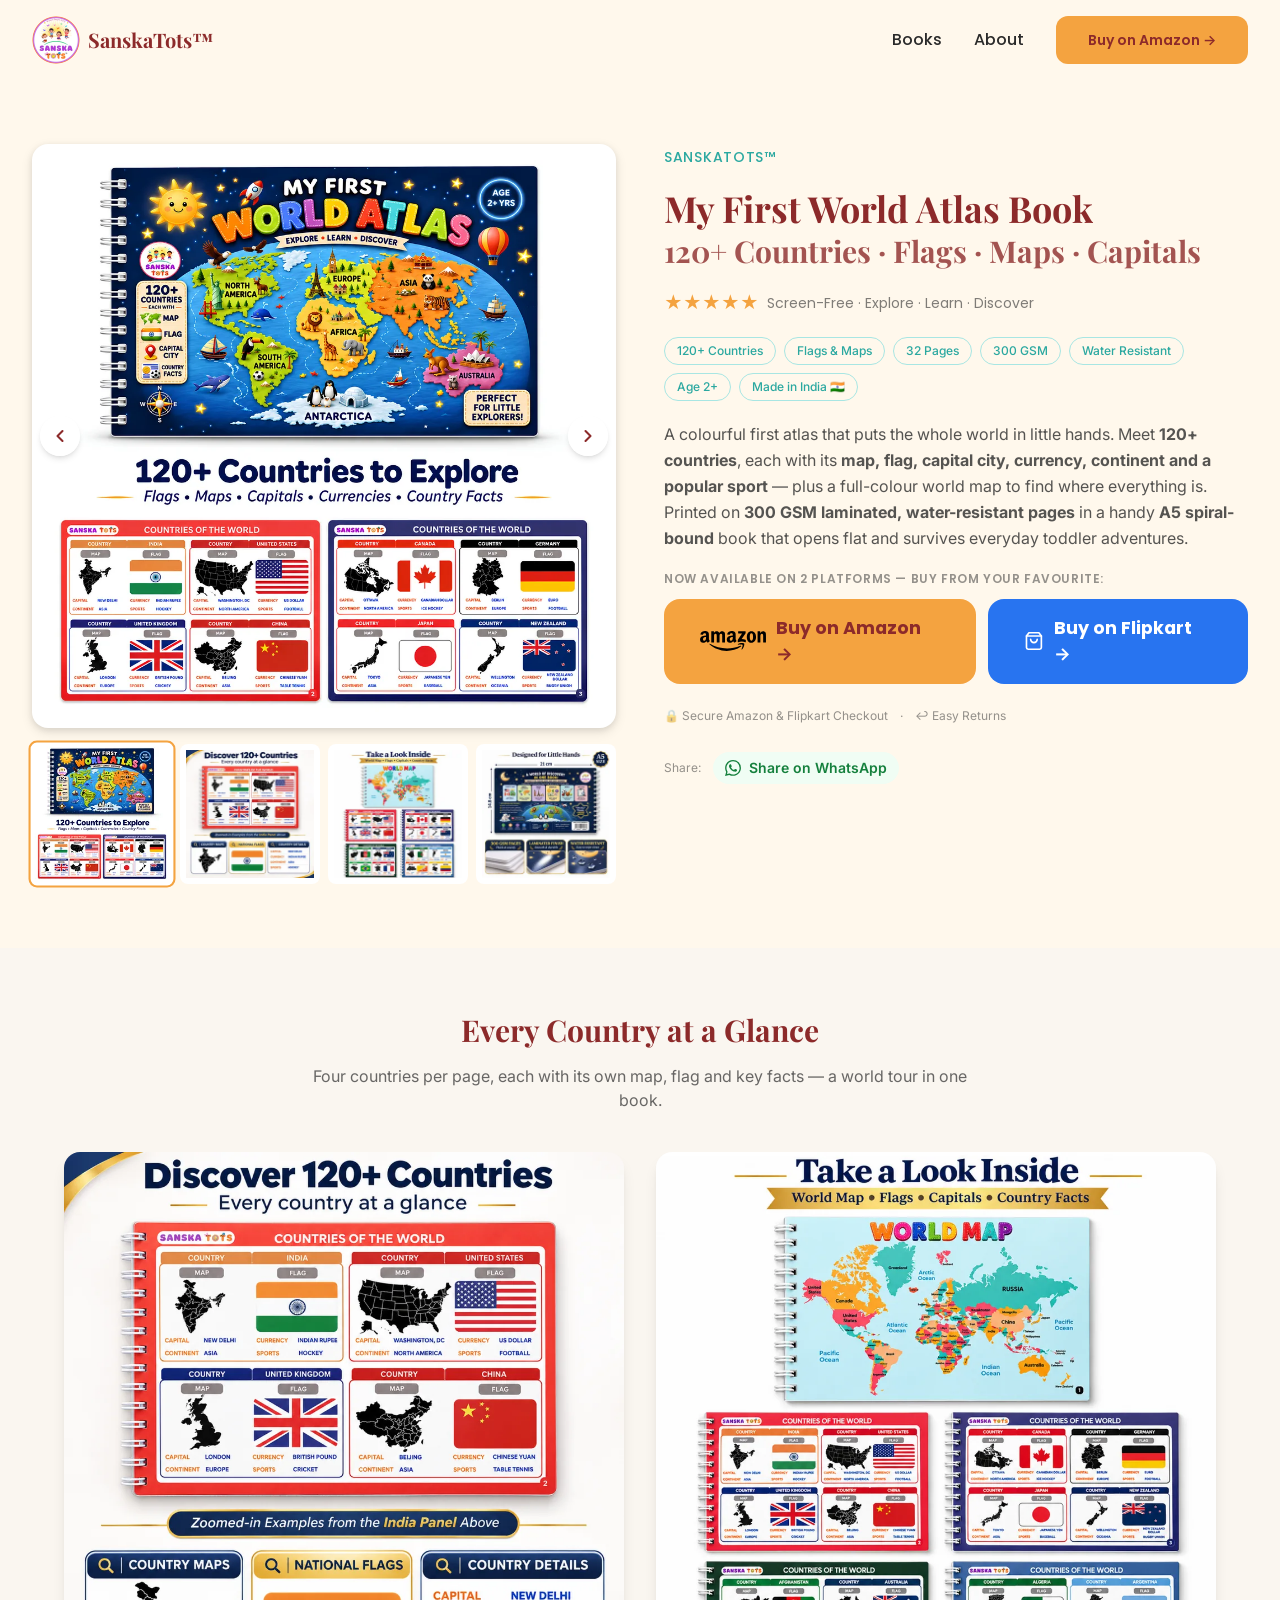
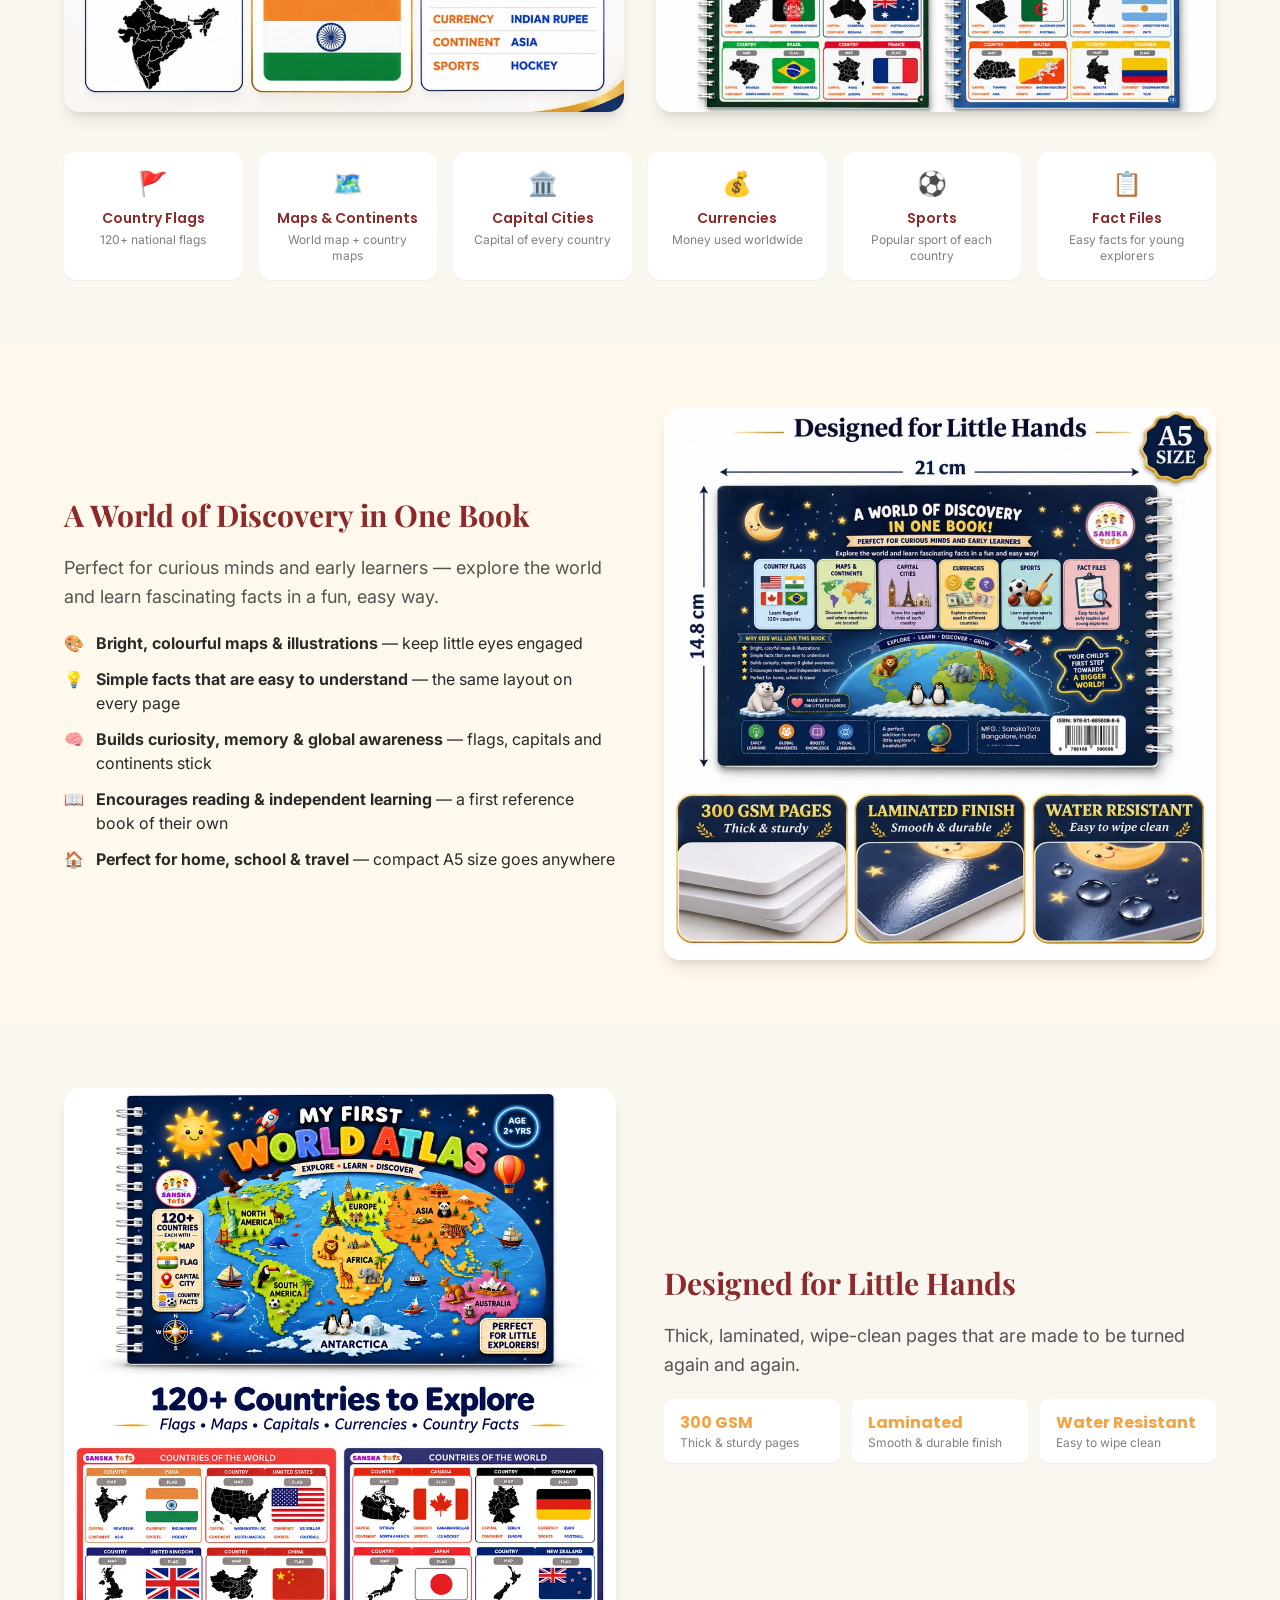
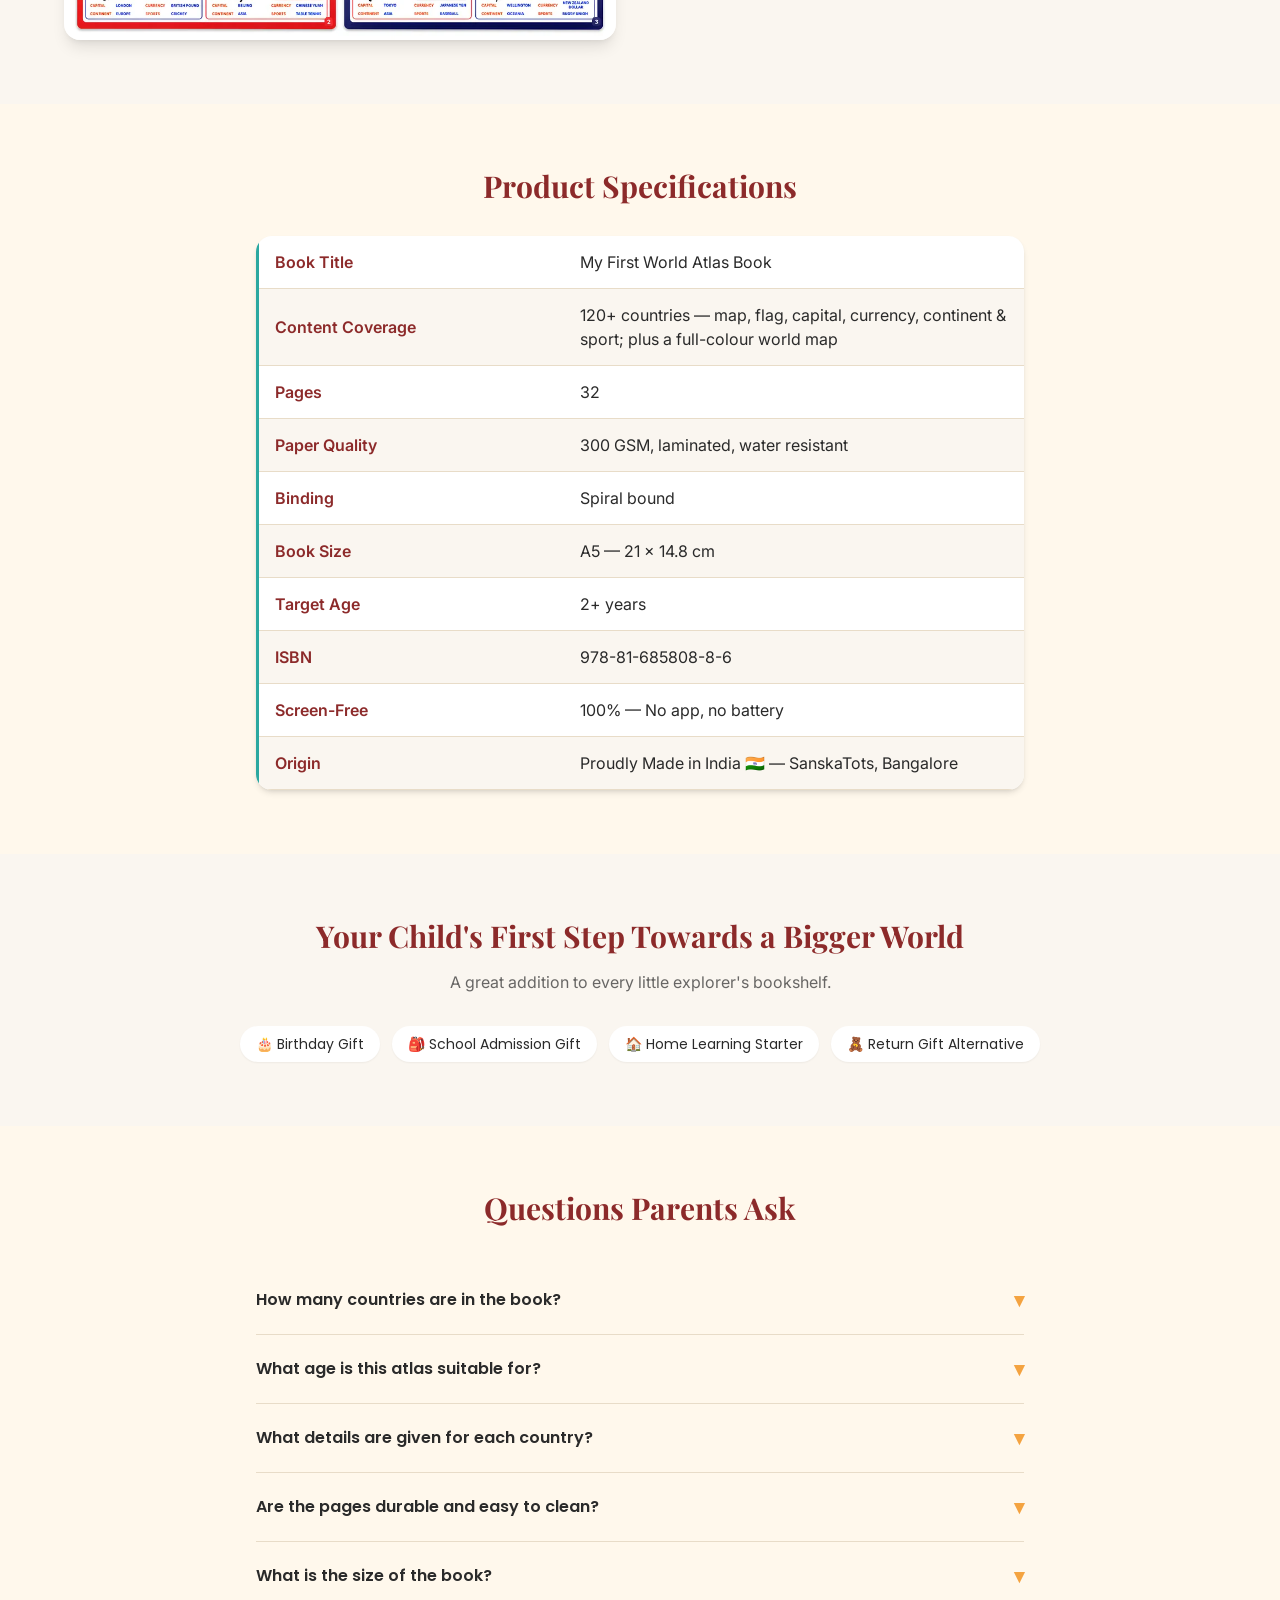
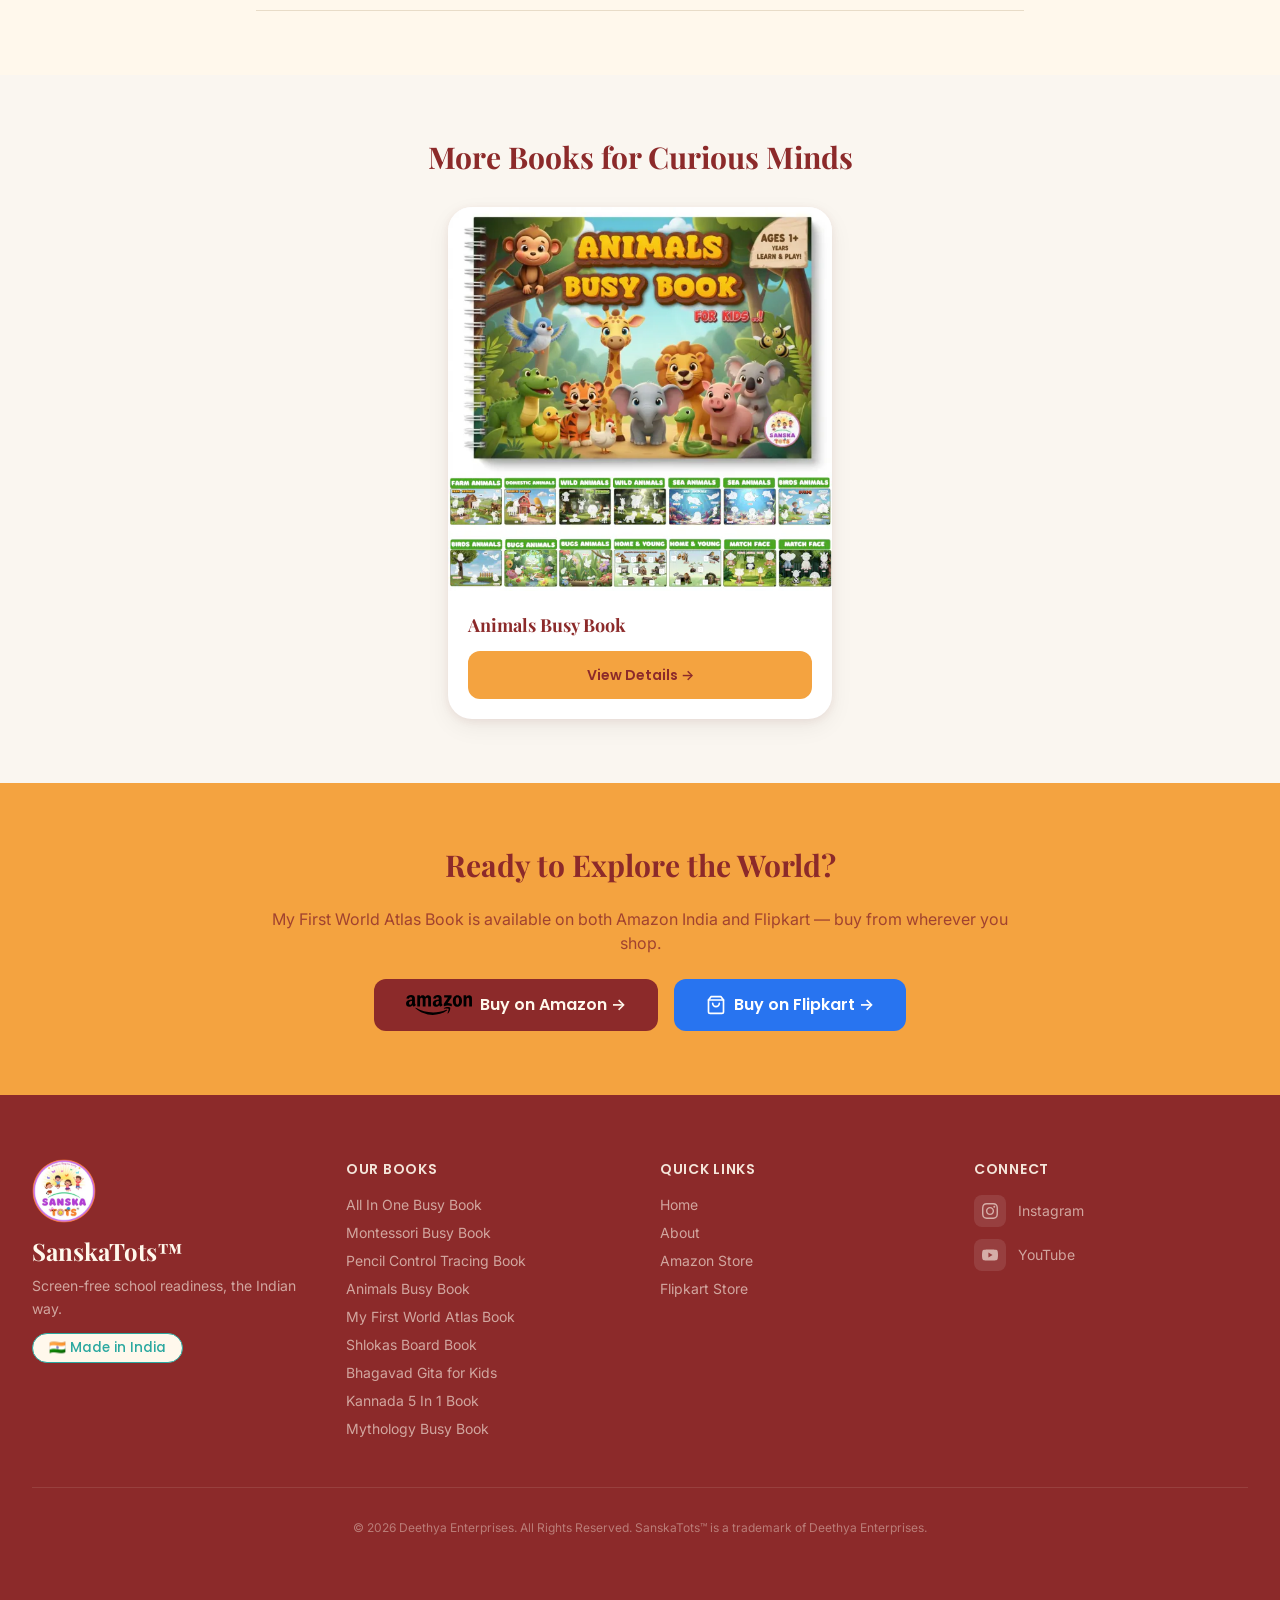
<file: products/my-first-world-atlas-book.html>
<!DOCTYPE html>
<html lang="en">
<head>
  <meta charset="UTF-8" />
  <meta name="viewport" content="width=device-width, initial-scale=1.0" />
  <title>SanskaTots My First World Atlas Book for Kids | 120+ Countries Flags, Maps, Capitals | Age 2+ | Made in India</title>
  <meta name="description" content="SanskaTots My First World Atlas Book — explore 120+ countries with maps, flags, capitals, currencies, continents &amp; sports. 32 pages, 300 GSM laminated, water resistant, A5 spiral bound. Age 2+. Made in India." />
  <link rel="canonical" href="https://www.sanskatots.com/products/my-first-world-atlas-book.html" />
  <link rel="icon" type="image/png" href="/images/SanskaTots-logo.png" />

  <!-- Open Graph -->
  <meta property="og:title" content="SanskaTots My First World Atlas Book — 120+ Countries, Flags, Maps &amp; Capitals" />
  <meta property="og:description" content="A colourful first atlas for little explorers. 120+ countries with maps, flags, capitals, currencies, continents &amp; sports. 300 GSM laminated, water resistant. Age 2+." />
  <meta property="og:image" content="https://www.sanskatots.com/images/world-atlas-book/1.webp" />
  <meta property="og:url" content="https://www.sanskatots.com/products/my-first-world-atlas-book.html" />
  <meta property="og:type" content="product" />
  <meta property="og:site_name" content="SanskaTots™" />

  <!-- Structured Data -->
  <script type="application/ld+json">
  {
    "@context": "https://schema.org",
    "@type": "Product",
    "name": "SanskaTots My First World Atlas Book for Kids",
    "image": [
      "https://www.sanskatots.com/images/world-atlas-book/1.webp",
      "https://www.sanskatots.com/images/world-atlas-book/2.webp",
      "https://www.sanskatots.com/images/world-atlas-book/3.webp",
      "https://www.sanskatots.com/images/world-atlas-book/4.webp"
    ],
    "description": "A colourful first world atlas for children aged 2 and above. 120+ countries, each with its map, flag, capital city, currency, continent and national sport, plus a full-colour world map. 32 pages, 300 GSM laminated and water resistant. A5 spiral bound (21 × 14.8 cm). Made in India.",
    "gtin13": "9788168580886",
    "brand": {
      "@type": "Brand",
      "name": "SanskaTots"
    }
  }
  </script>

  <!-- FAQ Schema -->
  <script type="application/ld+json">
  {
    "@context": "https://schema.org",
    "@type": "FAQPage",
    "mainEntity": [
      {
        "@type": "Question",
        "name": "How many countries are in the book?",
        "acceptedAnswer": {
          "@type": "Answer",
          "text": "The book covers 120+ countries across its 32 pages. Each country has its own map, flag, capital city, currency, continent and popular sport, so children can learn about the world one country at a time."
        }
      },
      {
        "@type": "Question",
        "name": "What age is this atlas suitable for?",
        "acceptedAnswer": {
          "@type": "Answer",
          "text": "It is designed for children aged 2 and above. Younger children enjoy the colourful flags and maps with a parent, while early readers can explore capitals, currencies and sports on their own."
        }
      },
      {
        "@type": "Question",
        "name": "What details are given for each country?",
        "acceptedAnswer": {
          "@type": "Answer",
          "text": "Every country entry shows the country map, the national flag, the capital city, the currency, the continent and a popular sport of the country."
        }
      },
      {
        "@type": "Question",
        "name": "Are the pages durable and easy to clean?",
        "acceptedAnswer": {
          "@type": "Answer",
          "text": "Yes. The pages are 300 GSM thick and laminated, so they are sturdy and water resistant. Spills and smudges wipe clean easily."
        }
      },
      {
        "@type": "Question",
        "name": "What is the size of the book?",
        "acceptedAnswer": {
          "@type": "Answer",
          "text": "The book is A5 size — 21 cm wide and 14.8 cm tall — with spiral binding, so it lies flat when open and is easy for small hands to hold."
        }
      }
    ]
  }
  </script>

  <!-- Fonts -->
  <link rel="preconnect" href="https://fonts.googleapis.com">
  <link rel="preconnect" href="https://fonts.gstatic.com" crossorigin>
  <link href="https://fonts.googleapis.com/css2?family=Playfair+Display:wght@600;700;800&family=Inter:wght@400;500;600&family=Poppins:wght@500;600;700&display=swap" rel="stylesheet">

  <!-- Tailwind CSS — prebuilt & minified (see tailwind.config.js) -->
  <link rel="stylesheet" href="../css/tailwind.css" />

  <link rel="stylesheet" href="../css/style.css" />

  <!-- LCP image -->
  <link rel="preload" as="image" href="../images/world-atlas-book/1.webp" fetchpriority="high" />
</head>
<body class="font-body bg-cream">

  <!-- Skip Link -->
  <a href="#main-content" class="sr-only focus:not-sr-only focus:absolute focus:top-4 focus:left-4 focus:z-[200] focus:bg-saffron focus:text-maroon focus:px-4 focus:py-2 focus:rounded-lg">Skip to content</a>

  <!-- Navigation -->
  <nav class="nav-sticky fixed top-0 left-0 right-0 z-50 px-4 md:px-8 py-4">
    <div class="max-w-7xl mx-auto flex items-center justify-between">
      <a href="../index.html" class="flex items-center gap-2">
        <img src="../images/SanskaTots-logo.webp" alt="SanskaTots™" class="h-12 w-12 rounded-full" width="48" height="48" />
        <span class="font-heading text-xl font-bold text-maroon hidden sm:inline">SanskaTots™</span>
      </a>
      <div class="hidden md:flex items-center gap-8">
        <a href="../books.html" class="font-ui font-medium text-charcoal hover:text-saffron-dark transition-colors">Books</a>
        <a href="../about.html" class="font-ui font-medium text-charcoal hover:text-saffron-dark transition-colors">About</a>
        <a href="https://www.amazon.in/dp/8168580885?tag=sanskatots-21&utm_source=sanskatots-website&utm_medium=header-nav&utm_campaign=my-first-world-atlas-book" target="_blank" rel="noopener noreferrer" class="btn-primary text-sm" data-amazon-cta data-product-name="My First World Atlas Book" data-placement="header-nav">
          Buy on Amazon →
        </a>
      </div>
      <button id="nav-hamburger" class="md:hidden flex flex-col gap-1.5 p-2" aria-label="Open navigation menu">
        <span class="block w-6 h-0.5 bg-maroon rounded"></span>
        <span class="block w-6 h-0.5 bg-maroon rounded"></span>
        <span class="block w-6 h-0.5 bg-maroon rounded"></span>
      </button>
    </div>
  </nav>

  <!-- Mobile Nav Overlay -->
  <div id="mobile-nav-overlay" class="mobile-nav-overlay flex flex-col items-center justify-center gap-8">
    <button id="mobile-nav-close" class="absolute top-6 right-6 text-cream text-3xl" aria-label="Close navigation">✕</button>
    <a href="../index.html" class="flex flex-col items-center gap-3">
      <img src="../images/SanskaTots-logo.webp" alt="SanskaTots™" class="h-20 w-20 rounded-full" width="80" height="80" />
      <span class="text-cream font-heading text-2xl font-bold">SanskaTots™</span>
    </a>
    <a href="../books.html" class="text-cream font-ui text-xl">Books</a>
    <a href="../about.html" class="text-cream font-ui text-xl">About</a>
    <a href="https://www.amazon.in/dp/8168580885?tag=sanskatots-21&utm_source=sanskatots-website&utm_medium=mobile-nav&utm_campaign=my-first-world-atlas-book" target="_blank" rel="noopener noreferrer" class="btn-primary text-lg mt-4" data-amazon-cta data-product-name="My First World Atlas Book" data-placement="mobile-nav">
      Buy on Amazon →
    </a>
  </div>

  <!-- Main Content -->
  <main id="main-content" class="pt-20">

    <!-- Product Hero Section -->
    <section class="py-8 md:py-16 px-4 md:px-8">
      <div class="max-w-7xl mx-auto grid grid-cols-1 lg:grid-cols-2 gap-8 lg:gap-12 items-start">

        <!-- Image Gallery -->
        <div data-gallery class="space-y-4">
          <div class="gallery-main relative aspect-square bg-white flex items-center justify-center p-4">
            <img
              src="../images/world-atlas-book/1.webp"
              fetchpriority="high"
              decoding="async"
              alt="SanskaTots My First World Atlas Book — cover with world map, 120+ countries"
              class="max-w-full max-h-full object-contain transition-opacity duration-200"
              width="600"
              height="600"
            />
            <button class="gallery-prev absolute left-2 top-1/2 -translate-y-1/2 bg-white/90 hover:bg-white text-maroon rounded-full w-10 h-10 flex items-center justify-center shadow-md transition-all hover:scale-110 z-10" aria-label="Previous image">
              <svg xmlns="http://www.w3.org/2000/svg" class="w-5 h-5" viewBox="0 0 24 24" fill="none" stroke="currentColor" stroke-width="2.5" stroke-linecap="round" stroke-linejoin="round"><polyline points="15 18 9 12 15 6"/></svg>
            </button>
            <button class="gallery-next absolute right-2 top-1/2 -translate-y-1/2 bg-white/90 hover:bg-white text-maroon rounded-full w-10 h-10 flex items-center justify-center shadow-md transition-all hover:scale-110 z-10" aria-label="Next image">
              <svg xmlns="http://www.w3.org/2000/svg" class="w-5 h-5" viewBox="0 0 24 24" fill="none" stroke="currentColor" stroke-width="2.5" stroke-linecap="round" stroke-linejoin="round"><polyline points="9 18 15 12 9 6"/></svg>
            </button>
          </div>
          <div class="grid grid-cols-4 gap-2">
            <div class="gallery-thumb active aspect-square bg-white p-1" data-src="../images/world-atlas-book/1.webp" data-alt="My First World Atlas Book cover">
              <img src="../images/world-atlas-book/1-thumb.webp" alt="Book cover thumbnail" class="w-full h-full object-contain" loading="lazy" />
            </div>
            <div class="gallery-thumb aspect-square bg-white p-1" data-src="../images/world-atlas-book/2.webp" data-alt="Discover 120+ countries — map, flag, capital, currency, continent and sport">
              <img src="../images/world-atlas-book/2-thumb.webp" alt="Country page example" class="w-full h-full object-contain" loading="lazy" />
            </div>
            <div class="gallery-thumb aspect-square bg-white p-1" data-src="../images/world-atlas-book/4.webp" data-alt="Take a look inside — world map and country pages">
              <img src="../images/world-atlas-book/4-thumb.webp" alt="Inside pages" class="w-full h-full object-contain" loading="lazy" />
            </div>
            <div class="gallery-thumb aspect-square bg-white p-1" data-src="../images/world-atlas-book/3.webp" data-alt="Back cover — A5 size, 300 GSM laminated, water resistant">
              <img src="../images/world-atlas-book/3-thumb.webp" alt="Back cover and quality details" class="w-full h-full object-contain" loading="lazy" />
            </div>
          </div>
        </div>

        <!-- Product Info -->
        <div class="space-y-5">
          <span class="font-ui text-sm font-medium text-teal tracking-wider uppercase">SanskaTots™</span>

          <h1 class="font-heading text-3xl md:text-4xl font-bold leading-tight">
            My First World Atlas Book<br>
            <span class="text-2xl md:text-3xl text-maroon/80">120+ Countries · Flags · Maps · Capitals</span>
          </h1>

          <div class="flex items-center gap-2">
            <span class="text-saffron text-lg">★★★★★</span>
            <span class="text-sm text-charcoal/60 font-ui">Screen-Free · Explore · Learn · Discover</span>
          </div>

          <div class="flex flex-wrap gap-2">
            <span class="tag-chip">120+ Countries</span>
            <span class="tag-chip">Flags &amp; Maps</span>
            <span class="tag-chip">32 Pages</span>
            <span class="tag-chip">300 GSM</span>
            <span class="tag-chip">Water Resistant</span>
            <span class="tag-chip">Age 2+</span>
            <span class="tag-chip">Made in India 🇮🇳</span>
          </div>

          <p class="text-charcoal/80 leading-relaxed">
            A colourful first atlas that puts the whole world in little hands. Meet <strong>120+ countries</strong>, each with its
            <strong>map, flag, capital city, currency, continent and a popular sport</strong> — plus a full-colour world map to find where
            everything is. Printed on <strong>300 GSM laminated, water-resistant pages</strong> in a handy
            <strong>A5 spiral-bound</strong> book that opens flat and survives everyday toddler adventures.
          </p>

          <!-- Buy Buttons -->
          <div class="space-y-3">
            <p class="font-ui text-xs font-semibold uppercase tracking-wider text-charcoal/50">Now available on 2 platforms — buy from your favourite:</p>
            <div class="flex flex-col sm:flex-row gap-3">
              <a
                href="https://www.amazon.in/dp/8168580885?tag=sanskatots-21&utm_source=sanskatots-website&utm_medium=product-detail&utm_campaign=my-first-world-atlas-book"
                target="_blank"
                rel="noopener noreferrer"
                class="btn-amazon w-full sm:w-auto justify-center"
                data-amazon-cta
                data-product-name="My First World Atlas Book"
                data-placement="product-detail"
              >
                <img src="../images/brand/amazon-logo.svg" alt="Amazon" style="height:20px;width:auto;filter:brightness(0);">
                Buy on Amazon →
              </a>
              <a
                href="https://dl.flipkart.com/s/mAbxSxNNNN"
                target="_blank"
                rel="noopener noreferrer"
                class="btn-flipkart w-full sm:w-auto justify-center"
                data-flipkart-cta
                data-product-name="My First World Atlas Book"
                data-placement="product-detail"
              >
                <svg xmlns="http://www.w3.org/2000/svg" class="w-5 h-5" viewBox="0 0 24 24" fill="none" stroke="currentColor" stroke-width="2" stroke-linecap="round" stroke-linejoin="round"><path d="M6 2 3 6v14a2 2 0 0 0 2 2h14a2 2 0 0 0 2-2V6l-3-4z"/><line x1="3" y1="6" x2="21" y2="6"/><path d="M16 10a4 4 0 0 1-8 0"/></svg>
                Buy on Flipkart →
              </a>
            </div>
          </div>

          <div class="flex flex-wrap items-center gap-3 text-xs text-charcoal/50 pt-1">
            <span>🔒 Secure Amazon &amp; Flipkart Checkout</span>
            <span>·</span>
            <span>↩️ Easy Returns</span>
          </div>

          <!-- Share -->
          <div class="flex items-center gap-3 pt-2">
            <span class="text-xs text-charcoal/50">Share:</span>
            <a href="https://wa.me/?text=Check%20out%20My%20First%20World%20Atlas%20Book%20for%20kids%20by%20SanskaTots!%20https://www.sanskatots.com/products/my-first-world-atlas-book.html" target="_blank" rel="noopener noreferrer" class="flex items-center gap-2 bg-green-50 hover:bg-green-500 text-green-700 hover:text-white rounded-full px-3 py-1.5 text-sm font-semibold transition-all duration-200">
              <svg xmlns="http://www.w3.org/2000/svg" class="w-4 h-4" viewBox="0 0 24 24" fill="currentColor"><path d="M17.472 14.382c-.297-.149-1.758-.867-2.03-.967-.273-.099-.471-.148-.67.15-.197.297-.767.966-.94 1.164-.173.199-.347.223-.644.075-.297-.15-1.255-.463-2.39-1.475-.883-.788-1.48-1.761-1.653-2.059-.173-.297-.018-.458.13-.606.134-.133.298-.347.446-.52.149-.174.198-.298.298-.497.099-.198.05-.371-.025-.52-.075-.149-.669-1.612-.916-2.207-.242-.579-.487-.5-.669-.51-.173-.008-.371-.01-.57-.01-.198 0-.52.074-.792.372-.272.297-1.04 1.016-1.04 2.479 0 1.462 1.065 2.875 1.213 3.074.149.198 2.096 3.2 5.077 4.487.709.306 1.262.489 1.694.625.712.227 1.36.195 1.871.118.571-.085 1.758-.719 2.006-1.413.248-.694.248-1.289.173-1.413-.074-.124-.272-.198-.57-.347m-5.421 7.403h-.004a9.87 9.87 0 0 1-5.031-1.378l-.361-.214-3.741.982.998-3.648-.235-.374a9.86 9.86 0 0 1-1.51-5.26c.001-5.45 4.436-9.884 9.888-9.884 2.64 0 5.122 1.03 6.988 2.898a9.825 9.825 0 0 1 2.893 6.994c-.003 5.45-4.437 9.884-9.885 9.884m8.413-18.297A11.815 11.815 0 0 0 12.05 0C5.495 0 .16 5.335.157 11.892c0 2.096.547 4.142 1.588 5.945L.057 24l6.305-1.654a11.882 11.882 0 0 0 5.683 1.448h.005c6.554 0 11.89-5.335 11.893-11.893a11.821 11.821 0 0 0-3.48-8.413z"/></svg>
              Share on WhatsApp
            </a>
          </div>
        </div>
      </div>
    </section>

    <!-- Feature: What's Inside -->
    <section class="py-16 px-4 md:px-8 bg-off-white" data-animate>
      <div class="max-w-6xl mx-auto">
        <h2 class="font-heading text-2xl md:text-3xl font-bold text-center mb-4">Every Country at a Glance</h2>
        <p class="text-center text-charcoal/70 mb-10 max-w-2xl mx-auto">Four countries per page, each with its own map, flag and key facts — a world tour in one book.</p>

        <div class="grid grid-cols-1 md:grid-cols-2 gap-8 items-center">
          <img
            src="../images/world-atlas-book/2.webp"
            alt="Discover 120+ countries — India, United States, United Kingdom and China shown with map, flag, capital, currency, continent and sport"
            class="rounded-2xl shadow-lg w-full"
            loading="lazy"
            width="600"
            height="600"
          />
          <img
            src="../images/world-atlas-book/4.webp"
            alt="Take a look inside — full-colour world map and colourful country pages with flags, capitals and facts"
            class="rounded-2xl shadow-lg w-full"
            loading="lazy"
            width="600"
            height="600"
          />
        </div>

        <div class="grid grid-cols-2 md:grid-cols-3 lg:grid-cols-6 gap-4 mt-10">
          <div class="bg-white rounded-xl p-4 text-center shadow-sm">
            <div class="text-2xl mb-2">🚩</div>
            <div class="font-ui font-semibold text-sm text-maroon">Country Flags</div>
            <div class="text-xs text-charcoal/60 mt-1">120+ national flags</div>
          </div>
          <div class="bg-white rounded-xl p-4 text-center shadow-sm">
            <div class="text-2xl mb-2">🗺️</div>
            <div class="font-ui font-semibold text-sm text-maroon">Maps &amp; Continents</div>
            <div class="text-xs text-charcoal/60 mt-1">World map + country maps</div>
          </div>
          <div class="bg-white rounded-xl p-4 text-center shadow-sm">
            <div class="text-2xl mb-2">🏛️</div>
            <div class="font-ui font-semibold text-sm text-maroon">Capital Cities</div>
            <div class="text-xs text-charcoal/60 mt-1">Capital of every country</div>
          </div>
          <div class="bg-white rounded-xl p-4 text-center shadow-sm">
            <div class="text-2xl mb-2">💰</div>
            <div class="font-ui font-semibold text-sm text-maroon">Currencies</div>
            <div class="text-xs text-charcoal/60 mt-1">Money used worldwide</div>
          </div>
          <div class="bg-white rounded-xl p-4 text-center shadow-sm">
            <div class="text-2xl mb-2">⚽</div>
            <div class="font-ui font-semibold text-sm text-maroon">Sports</div>
            <div class="text-xs text-charcoal/60 mt-1">Popular sport of each country</div>
          </div>
          <div class="bg-white rounded-xl p-4 text-center shadow-sm">
            <div class="text-2xl mb-2">📋</div>
            <div class="font-ui font-semibold text-sm text-maroon">Fact Files</div>
            <div class="text-xs text-charcoal/60 mt-1">Easy facts for young explorers</div>
          </div>
        </div>
      </div>
    </section>

    <!-- Feature: Why Kids Love It -->
    <section class="py-16 px-4 md:px-8 bg-cream" data-animate>
      <div class="max-w-6xl mx-auto grid grid-cols-1 lg:grid-cols-2 gap-12 items-center">
        <div class="space-y-5">
          <h2 class="font-heading text-2xl md:text-3xl font-bold">A World of Discovery in One Book</h2>
          <p class="text-charcoal/80 leading-relaxed text-lg">
            Perfect for curious minds and early learners — explore the world and learn fascinating facts in a fun, easy way.
          </p>
          <ul class="space-y-3">
            <li class="flex items-start gap-3">
              <span class="text-saffron font-bold">🎨</span>
              <div><strong>Bright, colourful maps &amp; illustrations</strong> — keep little eyes engaged</div>
            </li>
            <li class="flex items-start gap-3">
              <span class="text-saffron font-bold">💡</span>
              <div><strong>Simple facts that are easy to understand</strong> — the same layout on every page</div>
            </li>
            <li class="flex items-start gap-3">
              <span class="text-saffron font-bold">🧠</span>
              <div><strong>Builds curiosity, memory &amp; global awareness</strong> — flags, capitals and continents stick</div>
            </li>
            <li class="flex items-start gap-3">
              <span class="text-saffron font-bold">📖</span>
              <div><strong>Encourages reading &amp; independent learning</strong> — a first reference book of their own</div>
            </li>
            <li class="flex items-start gap-3">
              <span class="text-saffron font-bold">🏠</span>
              <div><strong>Perfect for home, school &amp; travel</strong> — compact A5 size goes anywhere</div>
            </li>
          </ul>
        </div>
        <div>
          <img
            src="../images/world-atlas-book/3.webp"
            alt="Back cover of My First World Atlas Book — country flags, maps and continents, capital cities, currencies, sports, fact files; A5 size, 300 GSM, laminated and water resistant"
            class="rounded-2xl shadow-lg w-full"
            loading="lazy"
            width="600"
            height="600"
          />
        </div>
      </div>
    </section>

    <!-- Feature: Built to Last -->
    <section class="py-16 px-4 md:px-8 bg-off-white" data-animate>
      <div class="max-w-6xl mx-auto grid grid-cols-1 lg:grid-cols-2 gap-12 items-center">
        <div>
          <img
            src="../images/world-atlas-book/1.webp"
            alt="My First World Atlas Book cover — world map with continents, animals and landmarks, 120+ countries with map, flag, capital city and country facts"
            class="rounded-2xl shadow-lg w-full"
            loading="lazy"
            width="600"
            height="600"
          />
        </div>
        <div class="space-y-5">
          <h2 class="font-heading text-2xl md:text-3xl font-bold">Designed for Little Hands</h2>
          <p class="text-charcoal/80 leading-relaxed text-lg">
            Thick, laminated, wipe-clean pages that are made to be turned again and again.
          </p>
          <div class="grid grid-cols-1 sm:grid-cols-2 md:grid-cols-3 gap-3">
            <div class="bg-white rounded-lg px-4 py-3 shadow-sm">
              <div class="font-ui font-bold text-saffron">300 GSM</div>
              <div class="text-xs text-charcoal/60">Thick &amp; sturdy pages</div>
            </div>
            <div class="bg-white rounded-lg px-4 py-3 shadow-sm">
              <div class="font-ui font-bold text-saffron">Laminated</div>
              <div class="text-xs text-charcoal/60">Smooth &amp; durable finish</div>
            </div>
            <div class="bg-white rounded-lg px-4 py-3 shadow-sm">
              <div class="font-ui font-bold text-saffron">Water Resistant</div>
              <div class="text-xs text-charcoal/60">Easy to wipe clean</div>
            </div>
          </div>
        </div>
      </div>
    </section>

    <!-- Product Specifications -->
    <section class="py-16 px-4 md:px-8 bg-cream" data-animate>
      <div class="max-w-3xl mx-auto">
        <h2 class="font-heading text-2xl md:text-3xl font-bold mb-8 text-center">Product Specifications</h2>
        <div class="bg-white rounded-2xl overflow-hidden shadow-md">
          <table class="spec-table">
            <tbody>
              <tr>
                <td>Book Title</td>
                <td>My First World Atlas Book</td>
              </tr>
              <tr>
                <td>Content Coverage</td>
                <td>120+ countries — map, flag, capital, currency, continent &amp; sport; plus a full-colour world map</td>
              </tr>
              <tr>
                <td>Pages</td>
                <td>32</td>
              </tr>
              <tr>
                <td>Paper Quality</td>
                <td>300 GSM, laminated, water resistant</td>
              </tr>
              <tr>
                <td>Binding</td>
                <td>Spiral bound</td>
              </tr>
              <tr>
                <td>Book Size</td>
                <td>A5 — 21 × 14.8 cm</td>
              </tr>
              <tr>
                <td>Target Age</td>
                <td>2+ years</td>
              </tr>
              <tr>
                <td>ISBN</td>
                <td>978-81-685808-8-6</td>
              </tr>
              <tr>
                <td>Screen-Free</td>
                <td>100% — No app, no battery</td>
              </tr>
              <tr>
                <td>Origin</td>
                <td>Proudly Made in India 🇮🇳 — SanskaTots, Bangalore</td>
              </tr>
            </tbody>
          </table>
        </div>
      </div>
    </section>

    <!-- Gift Positioning -->
    <section class="py-16 px-4 md:px-8 bg-off-white" data-animate>
      <div class="max-w-4xl mx-auto text-center">
        <h2 class="font-heading text-2xl md:text-3xl font-bold mb-4">Your Child's First Step Towards a Bigger World</h2>
        <p class="text-charcoal/70 mb-8 max-w-2xl mx-auto">A great addition to every little explorer's bookshelf.</p>
        <div class="flex flex-wrap justify-center gap-3">
          <span class="bg-white px-4 py-2 rounded-full shadow-sm font-ui text-sm">🎂 Birthday Gift</span>
          <span class="bg-white px-4 py-2 rounded-full shadow-sm font-ui text-sm">🎒 School Admission Gift</span>
          <span class="bg-white px-4 py-2 rounded-full shadow-sm font-ui text-sm">🏠 Home Learning Starter</span>
          <span class="bg-white px-4 py-2 rounded-full shadow-sm font-ui text-sm">🧸 Return Gift Alternative</span>
        </div>
      </div>
    </section>

    <!-- FAQ Section -->
    <section class="py-16 px-4 md:px-8 bg-cream" data-animate>
      <div class="max-w-3xl mx-auto">
        <h2 class="font-heading text-2xl md:text-3xl font-bold text-center mb-10">Questions Parents Ask</h2>

        <div class="space-y-0">
          <div class="faq-item">
            <div class="faq-question">
              <span>How many countries are in the book?</span>
              <span class="faq-arrow text-xl">▾</span>
            </div>
            <div class="faq-answer text-charcoal/70">
              The book covers 120+ countries across its 32 pages. Each country has its own map, flag, capital city, currency, continent and popular sport, so children can learn about the world one country at a time.
            </div>
          </div>

          <div class="faq-item">
            <div class="faq-question">
              <span>What age is this atlas suitable for?</span>
              <span class="faq-arrow text-xl">▾</span>
            </div>
            <div class="faq-answer text-charcoal/70">
              It is designed for children aged 2 and above. Younger children enjoy the colourful flags and maps with a parent, while early readers can explore capitals, currencies and sports on their own.
            </div>
          </div>

          <div class="faq-item">
            <div class="faq-question">
              <span>What details are given for each country?</span>
              <span class="faq-arrow text-xl">▾</span>
            </div>
            <div class="faq-answer text-charcoal/70">
              Every country entry shows the country map, the national flag, the capital city, the currency, the continent and a popular sport of the country.
            </div>
          </div>

          <div class="faq-item">
            <div class="faq-question">
              <span>Are the pages durable and easy to clean?</span>
              <span class="faq-arrow text-xl">▾</span>
            </div>
            <div class="faq-answer text-charcoal/70">
              Yes. The pages are 300 GSM thick and laminated, so they are sturdy and water resistant. Spills and smudges wipe clean easily.
            </div>
          </div>

          <div class="faq-item">
            <div class="faq-question">
              <span>What is the size of the book?</span>
              <span class="faq-arrow text-xl">▾</span>
            </div>
            <div class="faq-answer text-charcoal/70">
              The book is A5 size — 21 cm wide and 14.8 cm tall — with spiral binding, so it lies flat when open and is easy for small hands to hold.
            </div>
          </div>
        </div>
      </div>
    </section>

    <!-- Cross-sell -->
    <section class="py-16 px-4 md:px-8 bg-off-white" data-animate>
      <div class="max-w-4xl mx-auto">
        <h2 class="font-heading text-2xl md:text-3xl font-bold text-center mb-8">More Books for Curious Minds</h2>
        <div class="max-w-sm mx-auto">
          <a href="animals-busy-book.html" class="product-card">
            <div class="card-image">
              <img src="../images/animals-busy-busy-book/1-card.webp" alt="SanskaTots Animals Busy Book" loading="lazy" width="400" height="300" />
            </div>
            <div class="p-5 space-y-3">
              <h3 class="font-heading text-lg font-bold">Animals Busy Book</h3>
              <span class="block text-center btn-primary w-full justify-center text-sm">View Details →</span>
            </div>
          </a>
        </div>
      </div>
    </section>

    <!-- Bottom CTA Banner -->
    <section class="cta-banner py-16 px-4 md:px-8 text-center">
      <div class="max-w-3xl mx-auto space-y-6">
        <h2 class="font-heading text-2xl md:text-3xl font-bold text-maroon">Ready to Explore the World?</h2>
        <p class="text-maroon/80">My First World Atlas Book is available on both Amazon India and Flipkart — buy from wherever you shop.</p>
        <div class="flex flex-col sm:flex-row items-center justify-center gap-4">
          <a
            href="https://www.amazon.in/dp/8168580885?tag=sanskatots-21&utm_source=sanskatots-website&utm_medium=bottom-banner&utm_campaign=my-first-world-atlas-book"
            target="_blank"
            rel="noopener noreferrer"
            class="btn-primary inline-flex"
            data-amazon-cta
            data-product-name="My First World Atlas Book"
            data-placement="bottom-banner"
          >
            <img src="../images/brand/amazon-logo.svg" alt="Amazon" style="height:20px;width:auto;filter:brightness(0);">
            Buy on Amazon →
          </a>
          <a
            href="https://dl.flipkart.com/s/mAbxSxNNNN"
            target="_blank"
            rel="noopener noreferrer"
            class="btn-flipkart-sm inline-flex"
            data-flipkart-cta
            data-product-name="My First World Atlas Book"
            data-placement="bottom-banner"
          >
            <svg xmlns="http://www.w3.org/2000/svg" class="w-5 h-5" viewBox="0 0 24 24" fill="none" stroke="currentColor" stroke-width="2" stroke-linecap="round" stroke-linejoin="round"><path d="M6 2 3 6v14a2 2 0 0 0 2 2h14a2 2 0 0 0 2-2V6l-3-4z"/><line x1="3" y1="6" x2="21" y2="6"/><path d="M16 10a4 4 0 0 1-8 0"/></svg>
            Buy on Flipkart →
          </a>
        </div>
      </div>
    </section>

  </main>

  <!-- Footer -->
  <footer class="bg-maroon text-cream py-16 px-4 md:px-8">
    <div class="max-w-7xl mx-auto grid grid-cols-1 md:grid-cols-2 lg:grid-cols-4 gap-10">
      <div>
        <img src="../images/SanskaTots-logo.webp" alt="SanskaTots™" class="h-16 w-16 rounded-full mb-3" width="64" height="64" />
        <h3 class="font-heading text-2xl font-bold text-cream mb-2">SanskaTots™</h3>
        <p class="text-cream/60 text-sm leading-relaxed">Screen-free school readiness, the Indian way.</p>
        <div class="mt-3 pill-badge bg-transparent border-cream/30 text-cream/80 text-xs">🇮🇳 Made in India</div>
      </div>
      <div>
        <h4 class="font-ui font-semibold text-cream/90 mb-4 uppercase text-sm tracking-wider">Our Books</h4>
        <ul class="space-y-2 text-sm text-cream/60">
          <li><a href="all-in-one-busy-book.html" class="hover:text-saffron transition-colors">All In One Busy Book</a></li>
          <li><a href="montessori-busy-book.html" class="hover:text-saffron transition-colors">Montessori Busy Book</a></li>
          <li><a href="pencil-control-tracing-book.html" class="hover:text-saffron transition-colors">Pencil Control Tracing Book</a></li>
          <li><a href="animals-busy-book.html" class="hover:text-saffron transition-colors">Animals Busy Book</a></li>
          <li><a href="my-first-world-atlas-book.html" class="hover:text-saffron transition-colors">My First World Atlas Book</a></li>
          <li><a href="shlokas-board-book.html" class="hover:text-saffron transition-colors">Shlokas Board Book</a></li>
          <li><a href="bhagavad-gita-for-kids.html" class="hover:text-saffron transition-colors">Bhagavad Gita for Kids</a></li>
          <li><a href="kannada-5-in-1-book.html" class="hover:text-saffron transition-colors">Kannada 5 In 1 Book</a></li>
          <li><a href="mythology-busy-book.html" class="hover:text-saffron transition-colors">Mythology Busy Book</a></li>
        </ul>
      </div>
      <div>
        <h4 class="font-ui font-semibold text-cream/90 mb-4 uppercase text-sm tracking-wider">Quick Links</h4>
        <ul class="space-y-2 text-sm text-cream/60">
          <li><a href="../index.html" class="hover:text-saffron transition-colors">Home</a></li>
          <li><a href="../about.html" class="hover:text-saffron transition-colors">About</a></li>
          <li><a href="https://www.amazon.in/stores/page/732D6ED8-C654-47A9-9342-05FECD7C4AA7" target="_blank" rel="noopener noreferrer" class="hover:text-saffron transition-colors">Amazon Store</a></li>
          <li><a href="https://dl.flipkart.com/s/MDLKDqNNNN" target="_blank" rel="noopener noreferrer" class="hover:text-saffron transition-colors">Flipkart Store</a></li>
        </ul>
      </div>
      <div>
        <h4 class="font-ui font-semibold text-cream/90 mb-4 uppercase text-sm tracking-wider">Connect</h4>
        <div class="flex flex-col gap-3">
          <a href="https://www.instagram.com/sanska_tots/" target="_blank" rel="noopener noreferrer" class="flex items-center gap-3 group w-fit">
            <span class="w-8 h-8 rounded-lg flex items-center justify-center bg-white/10 text-cream/60 group-hover:bg-pink-600 group-hover:text-white transition-all duration-300">
              <svg xmlns="http://www.w3.org/2000/svg" class="w-4 h-4" viewBox="0 0 24 24" fill="currentColor"><path d="M12 2.163c3.204 0 3.584.012 4.85.07 3.252.148 4.771 1.691 4.919 4.919.058 1.265.069 1.645.069 4.849 0 3.205-.012 3.584-.069 4.849-.149 3.225-1.664 4.771-4.919 4.919-1.266.058-1.644.07-4.85.07-3.204 0-3.584-.012-4.849-.07-3.26-.149-4.771-1.699-4.919-4.92-.058-1.265-.07-1.644-.07-4.849 0-3.204.013-3.583.07-4.849.149-3.227 1.664-4.771 4.919-4.919 1.266-.057 1.645-.069 4.849-.069zm0-2.163c-3.259 0-3.667.014-4.947.072-4.358.2-6.78 2.618-6.98 6.98-.059 1.281-.073 1.689-.073 4.948 0 3.259.014 3.668.072 4.948.2 4.358 2.618 6.78 6.98 6.98 1.281.058 1.689.072 4.948.072 3.259 0 3.668-.014 4.948-.072 4.354-.2 6.782-2.618 6.979-6.98.059-1.28.073-1.689.073-4.948 0-3.259-.014-3.667-.072-4.947-.196-4.354-2.617-6.78-6.979-6.98-1.281-.059-1.69-.073-4.949-.073zm0 5.838c-3.403 0-6.162 2.759-6.162 6.162s2.759 6.163 6.162 6.163 6.162-2.759 6.162-6.163c0-3.403-2.759-6.162-6.162-6.162zm0 10.162c-2.209 0-4-1.79-4-4 0-2.209 1.791-4 4-4s4 1.791 4 4c0 2.21-1.791 4-4 4zm6.406-11.845c-.796 0-1.441.645-1.441 1.44s.645 1.44 1.441 1.44c.795 0 1.439-.645 1.439-1.44s-.644-1.44-1.439-1.44z"/></svg>
            </span>
            <span class="text-sm text-cream/60 group-hover:text-cream transition-colors">Instagram</span>
          </a>
          <a href="https://www.youtube.com/@sanskatots" target="_blank" rel="noopener noreferrer" class="flex items-center gap-3 group w-fit">
            <span class="w-8 h-8 rounded-lg flex items-center justify-center bg-white/10 text-cream/60 group-hover:bg-red-600 group-hover:text-white transition-all duration-300">
              <svg xmlns="http://www.w3.org/2000/svg" class="w-4 h-4" viewBox="0 0 24 24" fill="currentColor"><path d="M23.495 6.205a3.007 3.007 0 0 0-2.088-2.088c-1.87-.501-9.396-.501-9.396-.501s-7.507-.01-9.396.501A3.007 3.007 0 0 0 .527 6.205a31.247 31.247 0 0 0-.522 5.805 31.247 31.247 0 0 0 .522 5.783 3.007 3.007 0 0 0 2.088 2.088c1.868.502 9.396.502 9.396.502s7.506 0 9.396-.502a3.007 3.007 0 0 0 2.088-2.088 31.247 31.247 0 0 0 .5-5.783 31.247 31.247 0 0 0-.5-5.805zM9.609 15.601V8.408l6.264 3.602z"/></svg>
            </span>
            <span class="text-sm text-cream/60 group-hover:text-cream transition-colors">YouTube</span>
          </a>
        </div>
      </div>
    </div>
    <div class="max-w-7xl mx-auto mt-12 pt-8 border-t border-cream/10 text-center text-xs text-cream/40">
      © 2026 Deethya Enterprises. All Rights Reserved. SanskaTots™ is a trademark of Deethya Enterprises.
    </div>
  </footer>

  <script src="../js/main.js"></script>
</body>
</html>
</file>
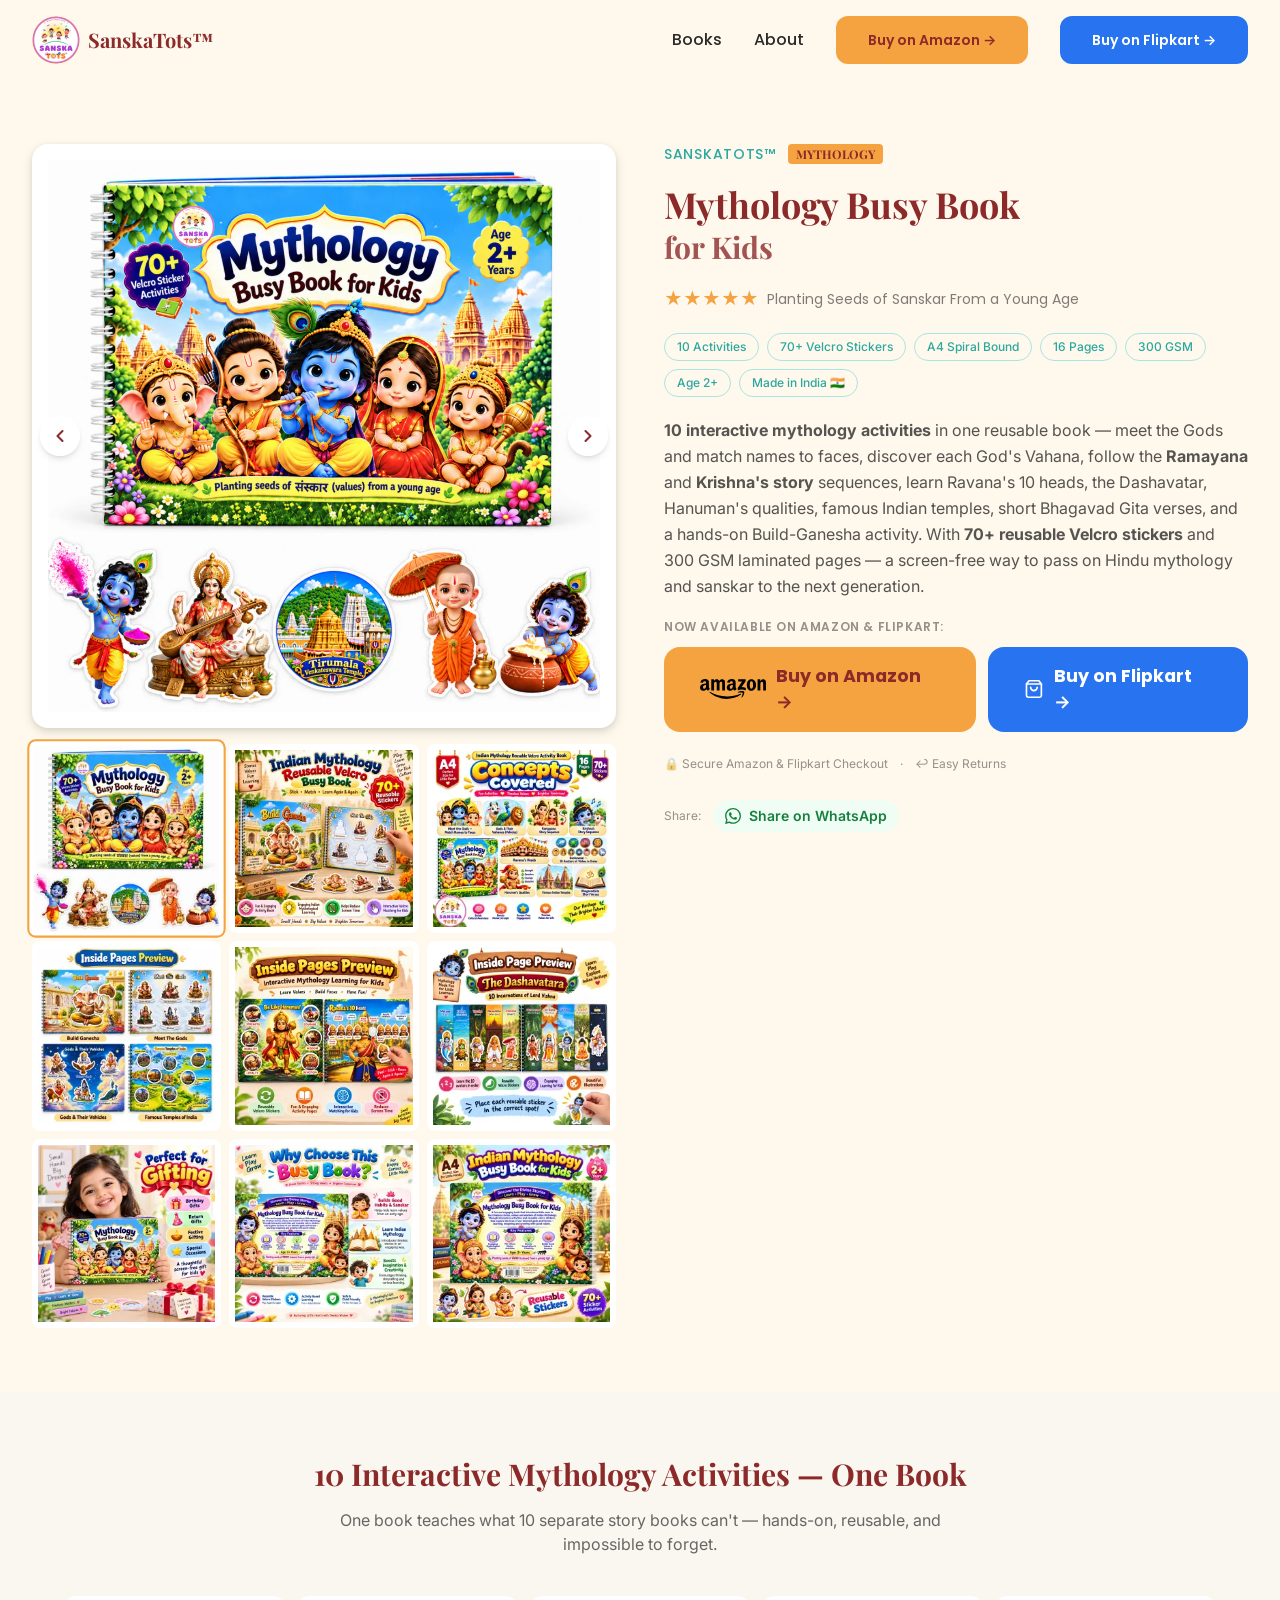
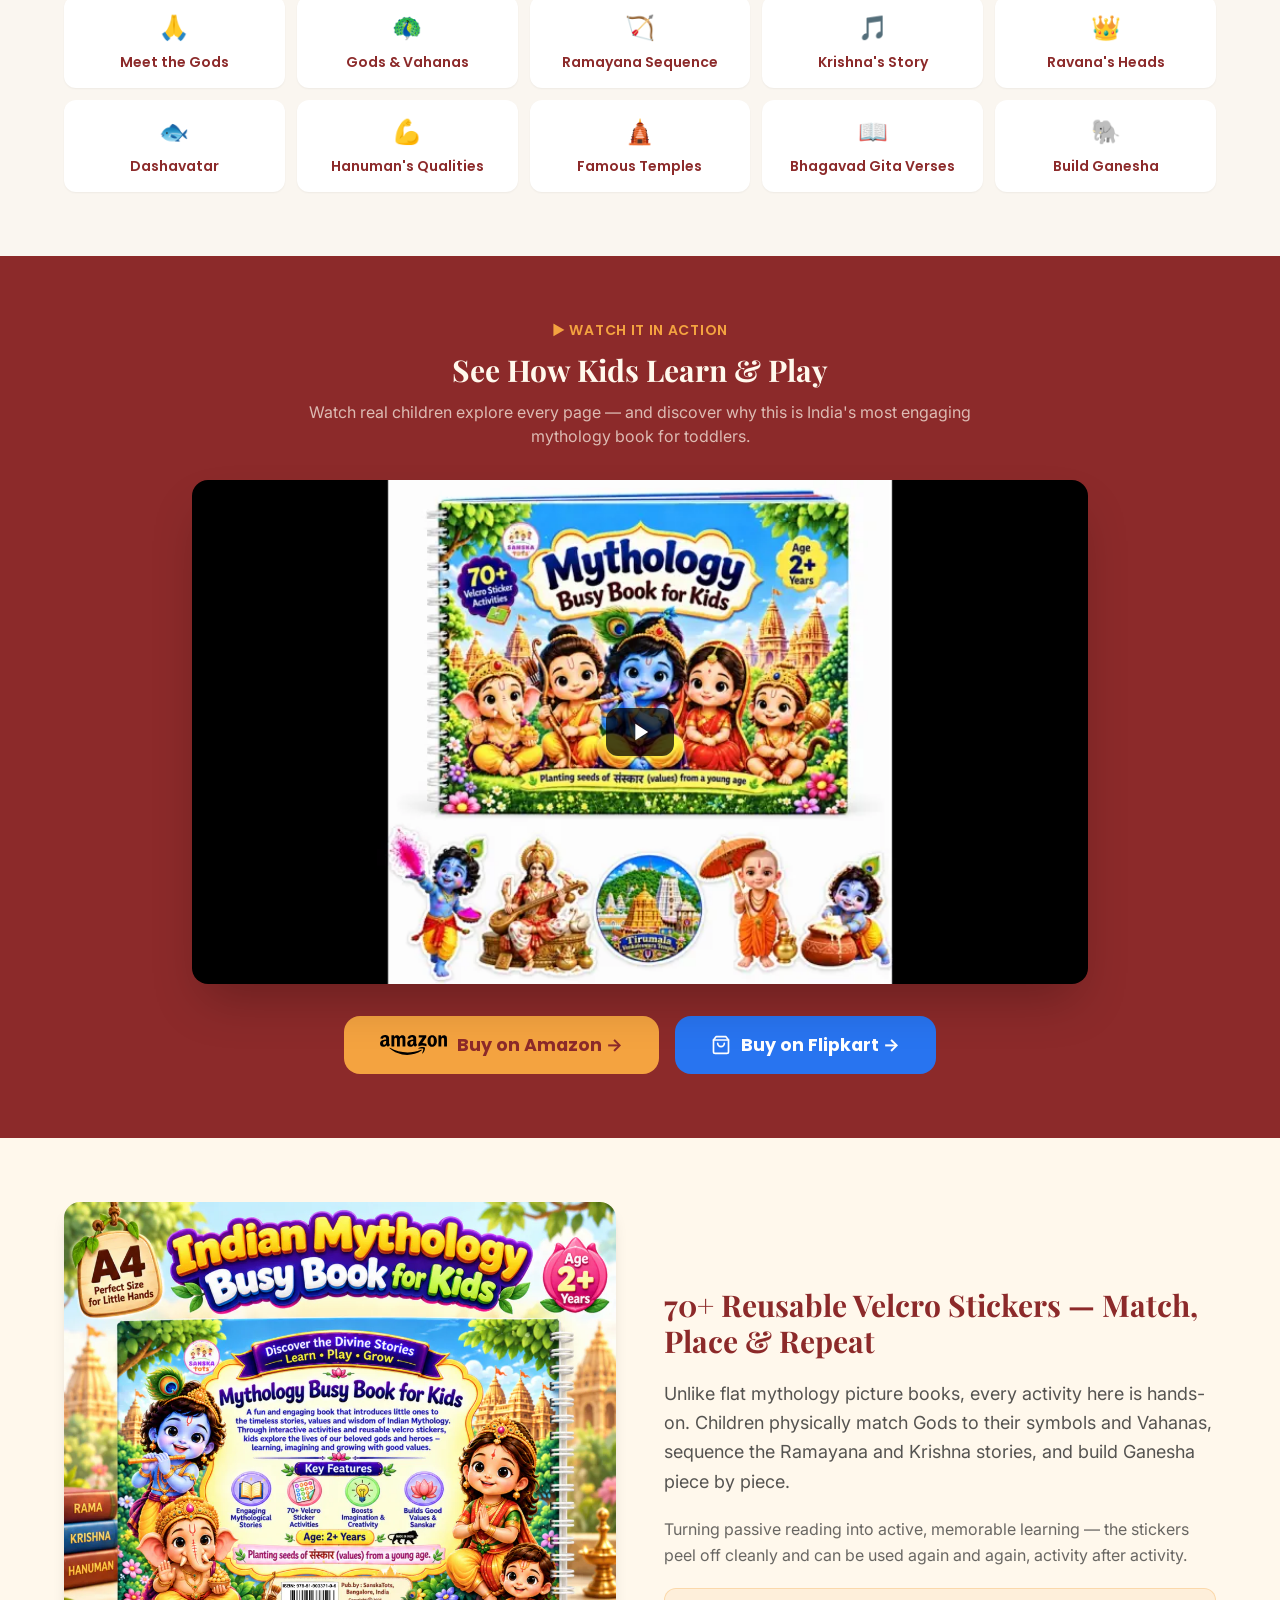
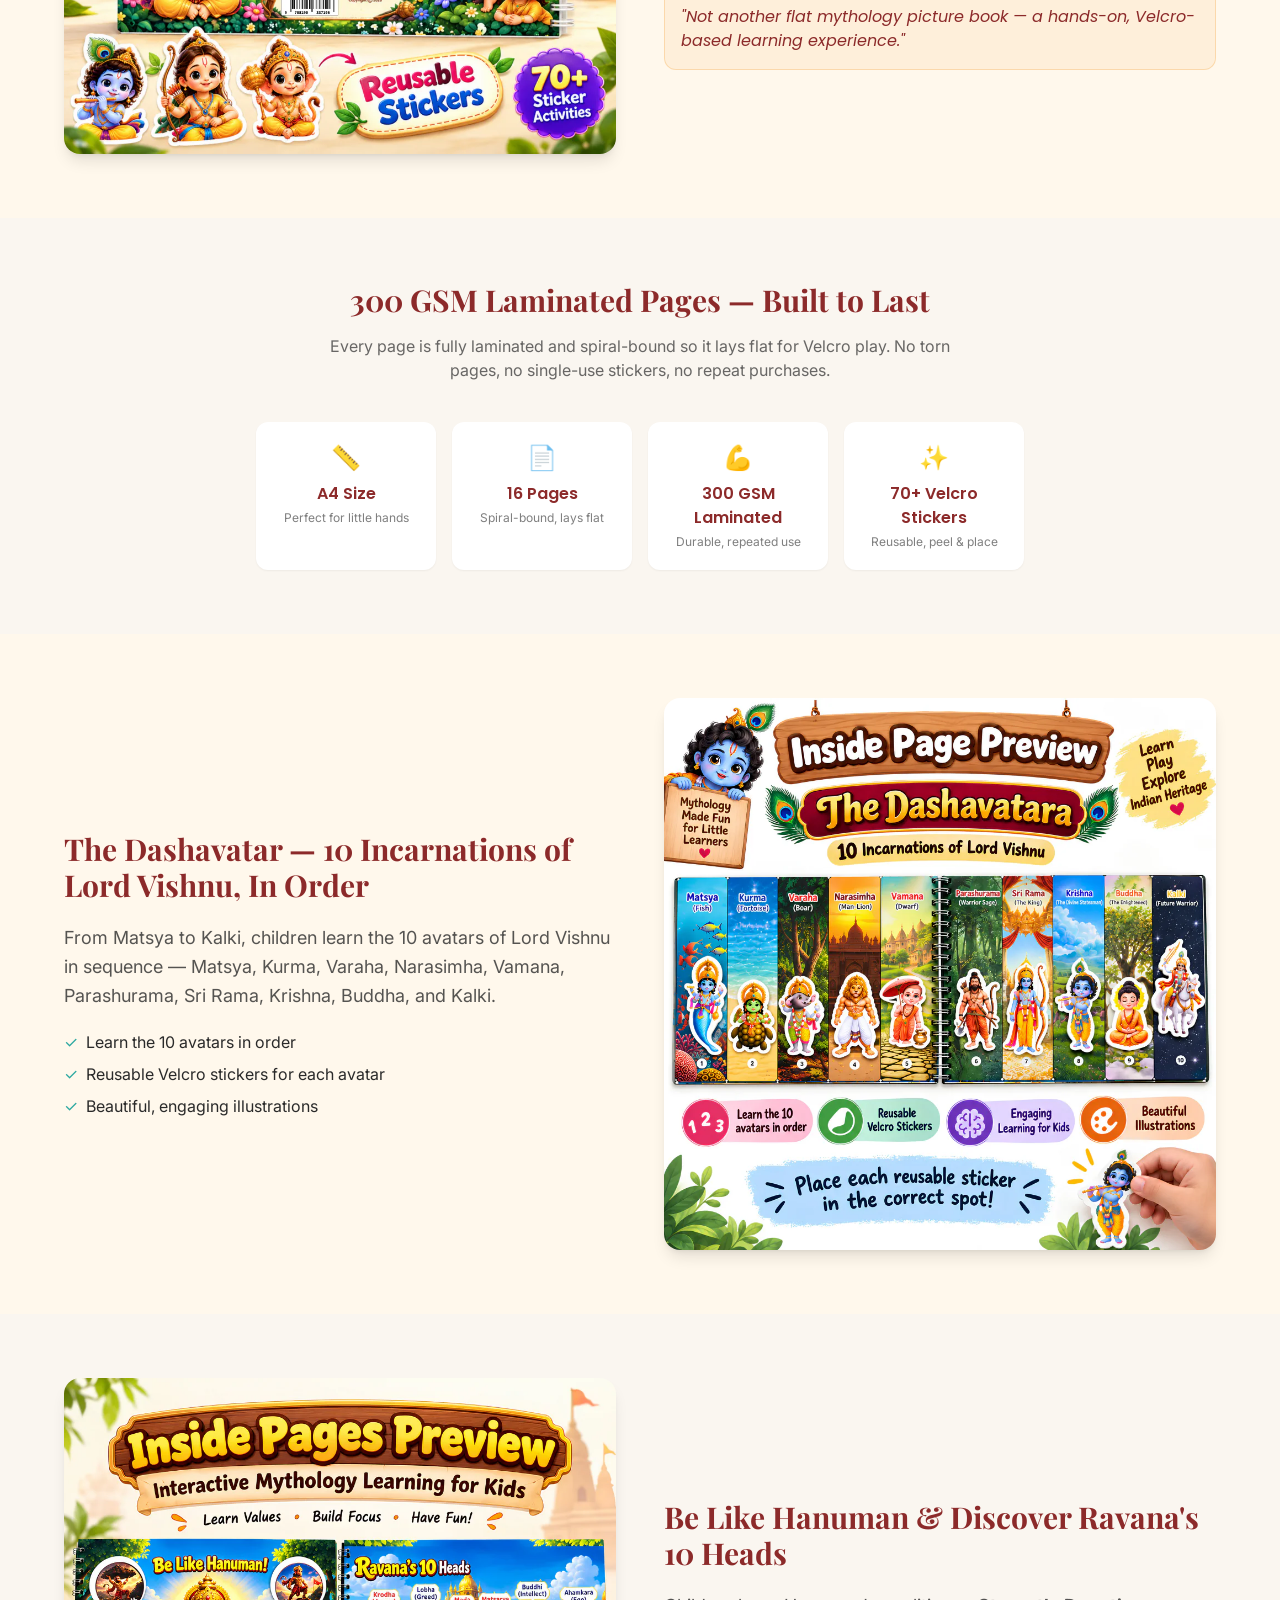
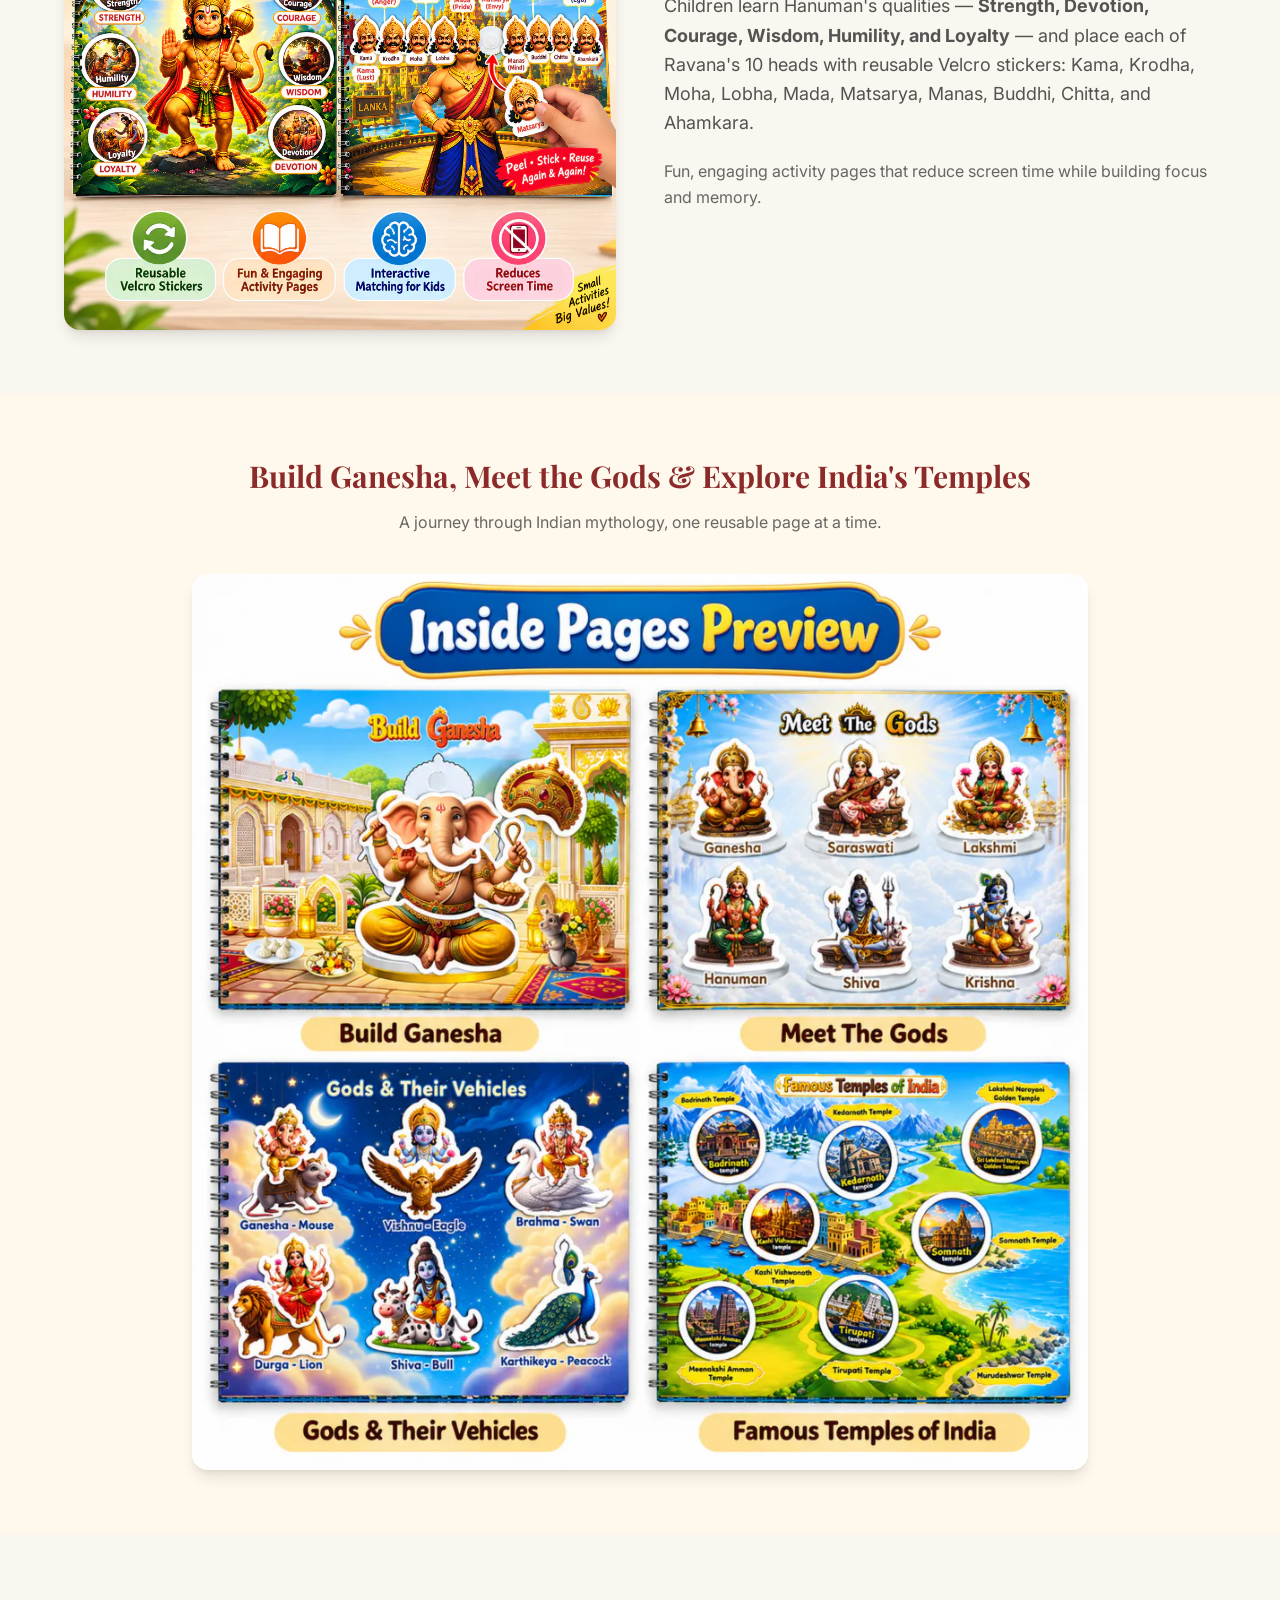
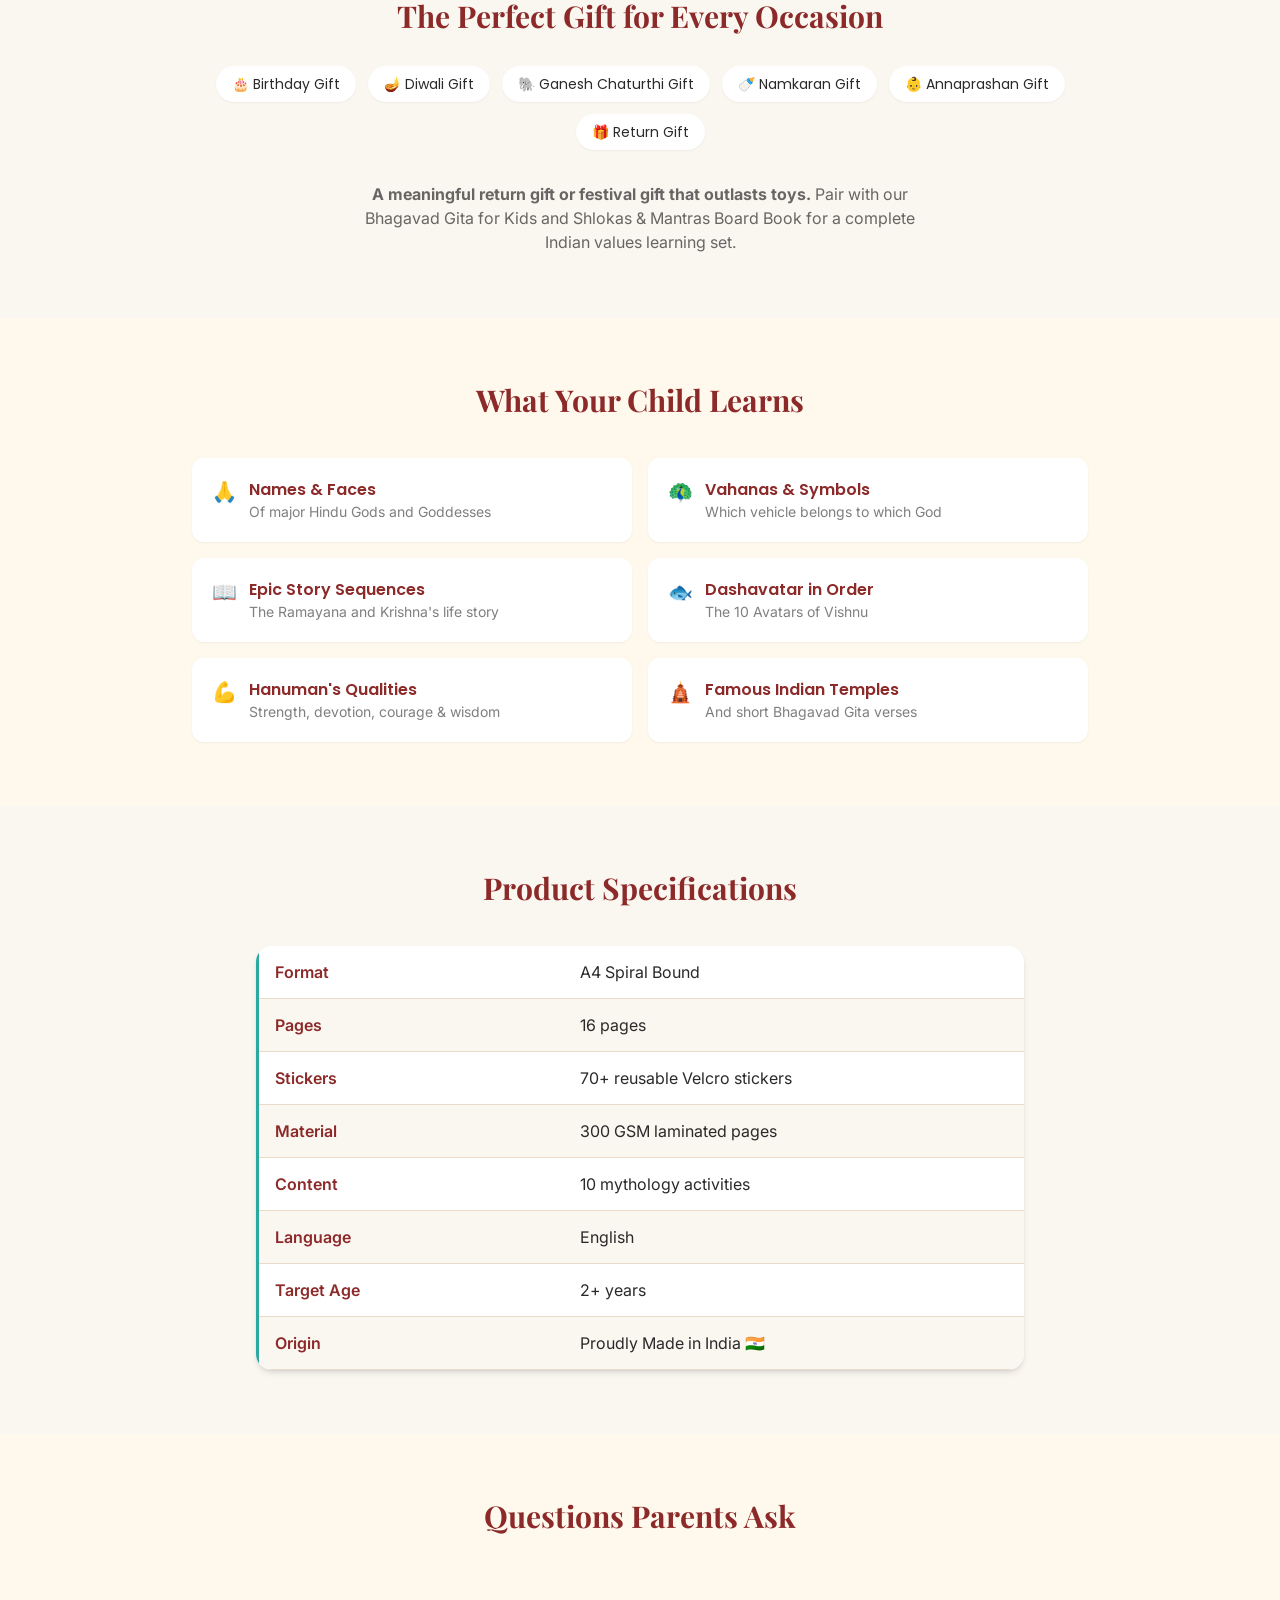
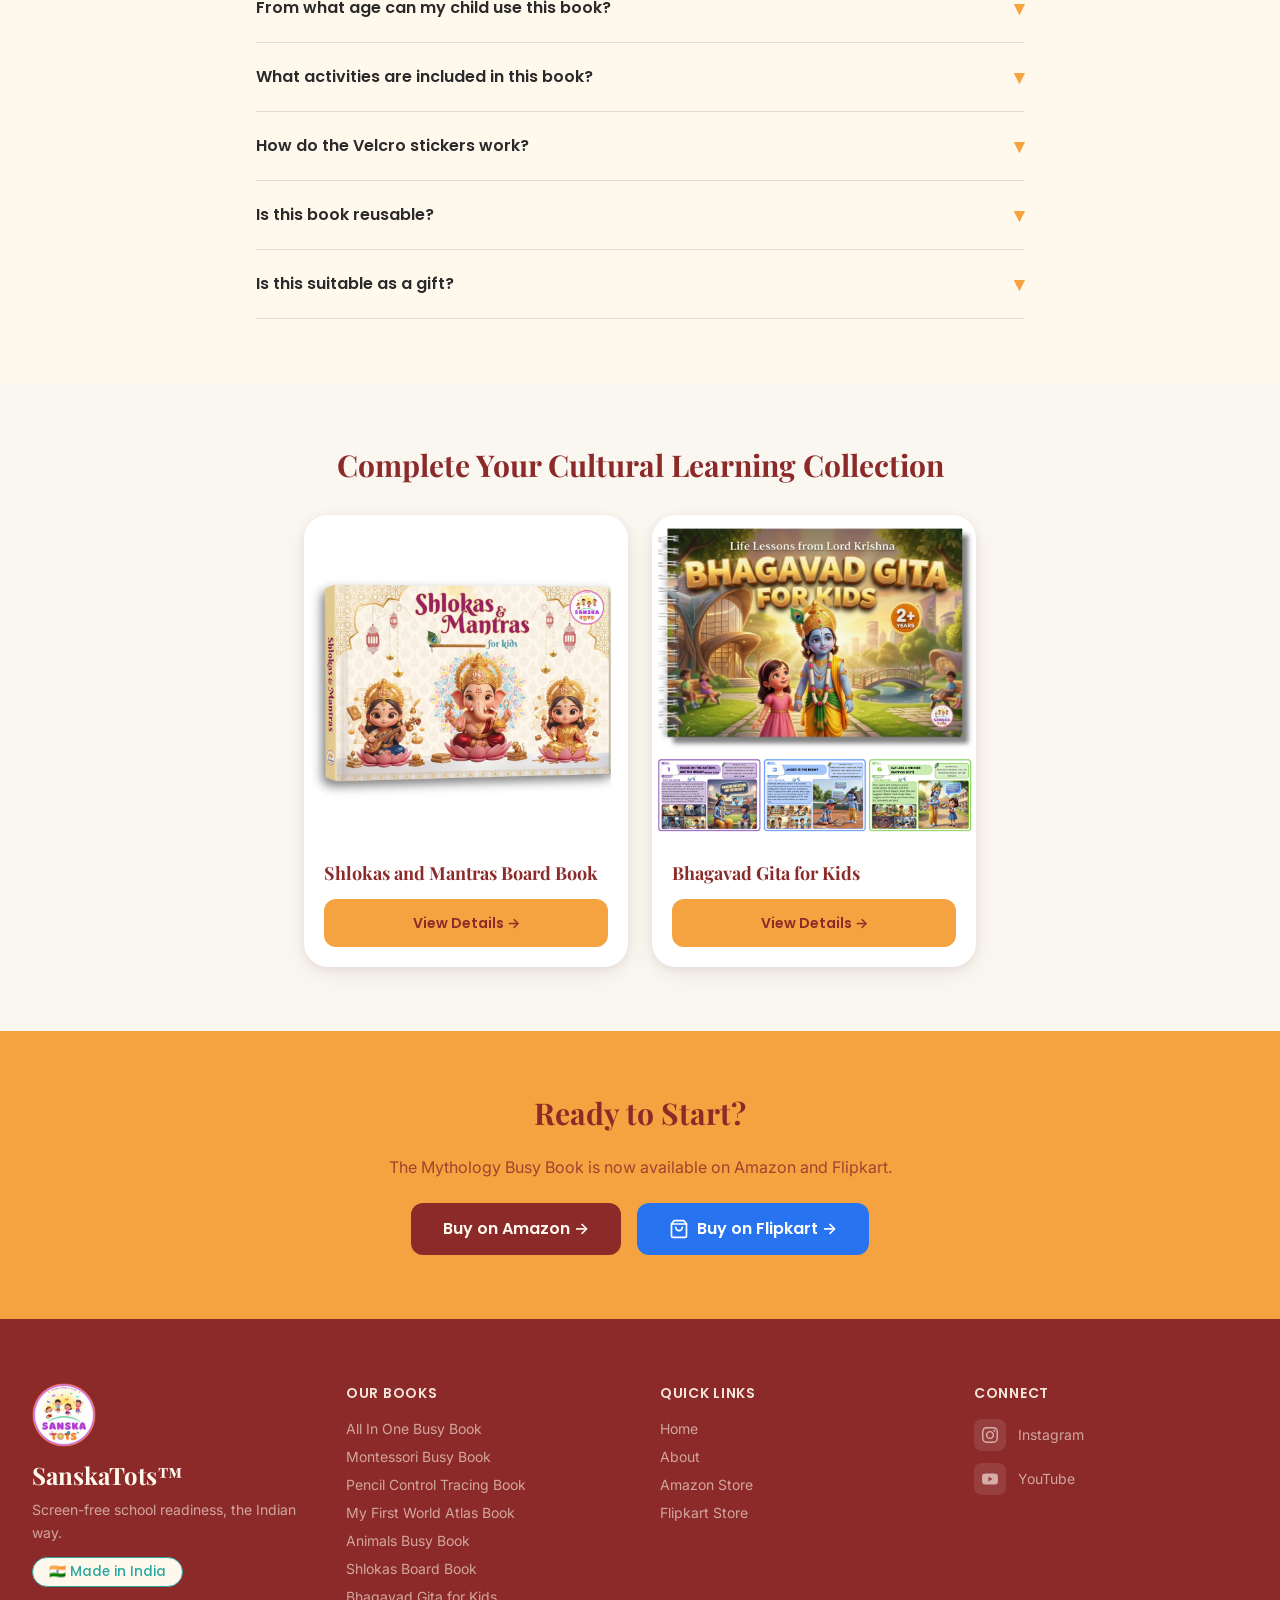
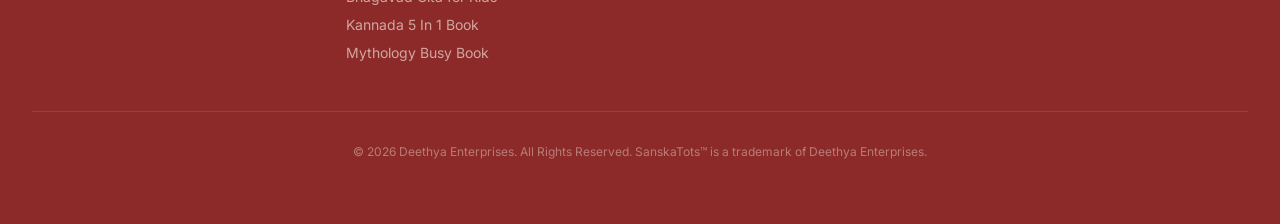
<file: products/mythology-busy-book.html>
<!DOCTYPE html>
<html lang="en">
<head>
  <meta charset="UTF-8" />
  <meta name="viewport" content="width=device-width, initial-scale=1.0" />
  <title>SanskaTots Mythology Busy Book for Kids | 70+ Velcro Stickers | Hindu Gods, Ramayana &amp; Krishna Stories | Age 2+</title>
  <meta name="description" content="SanskaTots Mythology Busy Book — 10 interactive activities, 70+ reusable Velcro stickers. Meet the Gods, Ramayana, Krishna's story, Dashavatar, Hanuman &amp; more. A4 spiral-bound. Age 2+. Made in India." />
  <link rel="canonical" href="https://www.sanskatots.com/products/mythology-busy-book.html" />
  <link rel="icon" type="image/png" href="/images/SanskaTots-logo.png" />

  <!-- Open Graph -->
  <meta property="og:title" content="SanskaTots Mythology Busy Book for Kids — 70+ Velcro Stickers, Hindu Gods &amp; Epic Stories" />
  <meta property="og:description" content="10 interactive mythology activities with 70+ reusable Velcro stickers — Meet the Gods, Ramayana, Krishna's story, Dashavatar, Hanuman &amp; more. Age 2+." />
  <meta property="og:image" content="https://www.sanskatots.com/images/mythology-busy-book/1.webp" />
  <meta property="og:url" content="https://www.sanskatots.com/products/mythology-busy-book.html" />
  <meta property="og:type" content="product" />
  <meta property="og:site_name" content="SanskaTots™" />

  <!-- Structured Data -->
  <script type="application/ld+json">
  {
    "@context": "https://schema.org",
    "@type": "Product",
    "name": "SanskaTots Mythology Busy Book for Kids",
    "image": [
      "https://www.sanskatots.com/images/mythology-busy-book/1.webp",
      "https://www.sanskatots.com/images/mythology-busy-book/2.webp",
      "https://www.sanskatots.com/images/mythology-busy-book/3.webp",
      "https://www.sanskatots.com/images/mythology-busy-book/4.webp",
      "https://www.sanskatots.com/images/mythology-busy-book/5.webp",
      "https://www.sanskatots.com/images/mythology-busy-book/6.webp",
      "https://www.sanskatots.com/images/mythology-busy-book/7.webp",
      "https://www.sanskatots.com/images/mythology-busy-book/8.webp",
      "https://www.sanskatots.com/images/mythology-busy-book/9.webp"
    ],
    "description": "10 interactive Hindu mythology activities in one reusable book — Meet the Gods, Gods & Their Vahanas, Ramayana Story Sequence, Krishna's Story Sequence, Ravana's Heads, Dashavatar, Hanuman's Qualities, Famous Indian Temples, Bhagavad Gita Short Verses, and Build Ganesha. 70+ reusable Velcro stickers. A4 spiral-bound, 16 pages, 300 GSM laminated pages. For children aged 2 and above. Made in India.",
    "brand": {
      "@type": "Brand",
      "name": "SanskaTots"
    }
  }
  </script>

  <!-- FAQ Schema -->
  <script type="application/ld+json">
  {
    "@context": "https://schema.org",
    "@type": "FAQPage",
    "mainEntity": [
      {
        "@type": "Question",
        "name": "From what age can my child use this book?",
        "acceptedAnswer": {
          "@type": "Answer",
          "text": "From 2 years onwards. The spiral-bound A4 format lays flat for easy Velcro play, and the simple language makes each activity accessible even to very young children."
        }
      },
      {
        "@type": "Question",
        "name": "What activities are included in this book?",
        "acceptedAnswer": {
          "@type": "Answer",
          "text": "10 activities: Meet the Gods (match names to faces), Gods & Their Vahanas, Ramayana Story Sequence, Krishna's Story Sequence, Ravana's Heads, Dashavatar (10 Avatars of Vishnu), Hanuman's Qualities, Famous Indian Temples, Bhagavad Gita Short Verses, and a Build Ganesha activity."
        }
      },
      {
        "@type": "Question",
        "name": "How do the Velcro stickers work?",
        "acceptedAnswer": {
          "@type": "Answer",
          "text": "The book includes 70+ reusable Velcro stickers that children peel, place, and reuse again and again — matching Gods to their symbols and Vahanas, sequencing stories, and building Ganesha piece by piece."
        }
      },
      {
        "@type": "Question",
        "name": "Is this book reusable?",
        "acceptedAnswer": {
          "@type": "Answer",
          "text": "Yes — every page is fully laminated (300 GSM) and spiral-bound so it lays flat and holds up to repeated play. The 70+ Velcro stickers peel off cleanly and can be reused again and again, activity after activity."
        }
      },
      {
        "@type": "Question",
        "name": "Is this suitable as a gift?",
        "acceptedAnswer": {
          "@type": "Answer",
          "text": "Absolutely — a meaningful gift for birthdays, Diwali, Ganesh Chaturthi, Namkaran, Annaprashan, and return gifts. It pairs well with our Bhagavad Gita for Kids and Shlokas & Mantras Board Book."
        }
      }
    ]
  }
  </script>

  <!-- Fonts -->
  <link rel="preconnect" href="https://fonts.googleapis.com">
  <link rel="preconnect" href="https://fonts.gstatic.com" crossorigin>
  <link href="https://fonts.googleapis.com/css2?family=Playfair+Display:wght@600;700;800&family=Inter:wght@400;500;600&family=Poppins:wght@500;600;700&display=swap" rel="stylesheet">

  <!-- Tailwind CSS — prebuilt & minified (see tailwind.config.js) -->
  <link rel="stylesheet" href="../css/tailwind.css" />

  <link rel="stylesheet" href="../css/style.css" />

  <!-- LCP image -->
  <link rel="preload" as="image" href="../images/mythology-busy-book/1.webp" fetchpriority="high" />
</head>
<body class="font-body bg-cream">

  <!-- Skip Link -->
  <a href="#main-content" class="sr-only focus:not-sr-only focus:absolute focus:top-4 focus:left-4 focus:z-[200] focus:bg-saffron focus:text-maroon focus:px-4 focus:py-2 focus:rounded-lg">Skip to content</a>

  <!-- Navigation -->
  <nav class="nav-sticky fixed top-0 left-0 right-0 z-50 px-4 md:px-8 py-4">
    <div class="max-w-7xl mx-auto flex items-center justify-between">
      <a href="../index.html" class="flex items-center gap-2">
        <img src="../images/SanskaTots-logo.webp" alt="SanskaTots™" class="h-12 w-12 rounded-full" width="48" height="48" />
        <span class="font-heading text-xl font-bold text-maroon hidden sm:inline">SanskaTots™</span>
      </a>
      <div class="hidden md:flex items-center gap-8">
        <a href="../books.html" class="font-ui font-medium text-charcoal hover:text-saffron-dark transition-colors">Books</a>
        <a href="../about.html" class="font-ui font-medium text-charcoal hover:text-saffron-dark transition-colors">About</a>
        <a href="https://amzn.in/d/01JpWA1C" target="_blank" rel="noopener noreferrer" class="btn-primary text-sm" data-amazon-cta data-product-name="Mythology Busy Book" data-placement="header-nav">
          Buy on Amazon →
        </a>
        <a href="https://dl.flipkart.com/s/5xy4cwuuuN" target="_blank" rel="noopener noreferrer" class="btn-flipkart-sm text-sm" data-flipkart-cta data-product-name="Mythology Busy Book" data-placement="header-nav">
          Buy on Flipkart →
        </a>
      </div>
      <button id="nav-hamburger" class="md:hidden flex flex-col gap-1.5 p-2" aria-label="Open navigation menu">
        <span class="block w-6 h-0.5 bg-maroon rounded"></span>
        <span class="block w-6 h-0.5 bg-maroon rounded"></span>
        <span class="block w-6 h-0.5 bg-maroon rounded"></span>
      </button>
    </div>
  </nav>

  <!-- Mobile Nav Overlay -->
  <div id="mobile-nav-overlay" class="mobile-nav-overlay flex flex-col items-center justify-center gap-8">
    <button id="mobile-nav-close" class="absolute top-6 right-6 text-cream text-3xl" aria-label="Close navigation">✕</button>
    <a href="../index.html" class="flex flex-col items-center gap-3">
      <img src="../images/SanskaTots-logo.webp" alt="SanskaTots™" class="h-20 w-20 rounded-full" width="80" height="80" />
      <span class="text-cream font-heading text-2xl font-bold">SanskaTots™</span>
    </a>
    <a href="../books.html" class="text-cream font-ui text-xl">Books</a>
    <a href="../about.html" class="text-cream font-ui text-xl">About</a>
    <a href="https://amzn.in/d/01JpWA1C" target="_blank" rel="noopener noreferrer" class="btn-primary text-lg mt-4" data-amazon-cta data-product-name="Mythology Busy Book" data-placement="mobile-nav">
      Buy on Amazon →
    </a>
    <a href="https://dl.flipkart.com/s/5xy4cwuuuN" target="_blank" rel="noopener noreferrer" class="btn-flipkart-sm text-lg mt-4" data-flipkart-cta data-product-name="Mythology Busy Book" data-placement="mobile-nav">
      Buy on Flipkart →
    </a>
  </div>

  <!-- Main Content -->
  <main id="main-content" class="pt-20">

    <!-- Product Hero Section -->
    <section class="py-8 md:py-16 px-4 md:px-8">
      <div class="max-w-7xl mx-auto grid grid-cols-1 lg:grid-cols-2 gap-8 lg:gap-12 items-start">

        <!-- Image Gallery -->
        <div data-gallery class="space-y-4">
          <!-- Main Image -->
          <div class="gallery-main relative aspect-square bg-white flex items-center justify-center p-4">
            <img
              src="../images/mythology-busy-book/1.webp"
              fetchpriority="high"
              decoding="async"
              alt="SanskaTots Mythology Busy Book for Kids — 70+ Velcro Sticker Activities, Age 2+"
              class="max-w-full max-h-full object-contain transition-opacity duration-200"
              width="600"
              height="600"
            />
            <!-- Prev Button -->
            <button class="gallery-prev absolute left-2 top-1/2 -translate-y-1/2 bg-white/90 hover:bg-white text-maroon rounded-full w-10 h-10 flex items-center justify-center shadow-md transition-all hover:scale-110 z-10" aria-label="Previous image">
              <svg xmlns="http://www.w3.org/2000/svg" class="w-5 h-5" viewBox="0 0 24 24" fill="none" stroke="currentColor" stroke-width="2.5" stroke-linecap="round" stroke-linejoin="round"><polyline points="15 18 9 12 15 6"/></svg>
            </button>
            <!-- Next Button -->
            <button class="gallery-next absolute right-2 top-1/2 -translate-y-1/2 bg-white/90 hover:bg-white text-maroon rounded-full w-10 h-10 flex items-center justify-center shadow-md transition-all hover:scale-110 z-10" aria-label="Next image">
              <svg xmlns="http://www.w3.org/2000/svg" class="w-5 h-5" viewBox="0 0 24 24" fill="none" stroke="currentColor" stroke-width="2.5" stroke-linecap="round" stroke-linejoin="round"><polyline points="9 18 15 12 9 6"/></svg>
            </button>
          </div>
          <!-- Thumbnails -->
          <div class="grid grid-cols-3 gap-2">
            <div class="gallery-thumb active aspect-square bg-white p-1" data-src="../images/mythology-busy-book/1.webp" data-alt="Mythology Busy Book cover — 70+ Velcro Sticker Activities">
              <img src="../images/mythology-busy-book/1-thumb.webp" alt="Book cover" class="w-full h-full object-contain" loading="lazy" />
            </div>
            <div class="gallery-thumb aspect-square bg-white p-1" data-src="../images/mythology-busy-book/2.webp" data-alt="Inside page preview — Dashavatara, 10 Incarnations of Lord Vishnu">
              <img src="../images/mythology-busy-book/2-thumb.webp" alt="Dashavatara inside page preview" class="w-full h-full object-contain" loading="lazy" />
            </div>
            <div class="gallery-thumb aspect-square bg-white p-1" data-src="../images/mythology-busy-book/3.webp" data-alt="Why choose this busy book — key features overview">
              <img src="../images/mythology-busy-book/3-thumb.webp" alt="Why choose this busy book" class="w-full h-full object-contain" loading="lazy" />
            </div>
            <div class="gallery-thumb aspect-square bg-white p-1" data-src="../images/mythology-busy-book/4.webp" data-alt="Be Like Hanuman and Ravana's 10 Heads activity pages">
              <img src="../images/mythology-busy-book/4-thumb.webp" alt="Hanuman and Ravana's heads activity pages" class="w-full h-full object-contain" loading="lazy" />
            </div>
            <div class="gallery-thumb aspect-square bg-white p-1" data-src="../images/mythology-busy-book/5.webp" data-alt="Build Ganesha, Meet The Gods, Gods & Their Vehicles, Famous Temples pages">
              <img src="../images/mythology-busy-book/5-thumb.webp" alt="Build Ganesha and Meet the Gods activity pages" class="w-full h-full object-contain" loading="lazy" />
            </div>
            <div class="gallery-thumb aspect-square bg-white p-1" data-src="../images/mythology-busy-book/6.webp" data-alt="70+ Reusable Velcro Sticker activities close-up">
              <img src="../images/mythology-busy-book/6-thumb.webp" alt="Reusable Velcro sticker activities close-up" class="w-full h-full object-contain" loading="lazy" />
            </div>
            <div class="gallery-thumb aspect-square bg-white p-1" data-src="../images/mythology-busy-book/7.webp" data-alt="Perfect for gifting — birthdays, return gifts, festive occasions">
              <img src="../images/mythology-busy-book/7-thumb.webp" alt="Perfect for gifting" class="w-full h-full object-contain" loading="lazy" />
            </div>
            <div class="gallery-thumb aspect-square bg-white p-1" data-src="../images/mythology-busy-book/8.webp" data-alt="A4 size Mythology Busy Book back cover with description">
              <img src="../images/mythology-busy-book/8-thumb.webp" alt="Book back cover with description" class="w-full h-full object-contain" loading="lazy" />
            </div>
            <div class="gallery-thumb aspect-square bg-white p-1" data-src="../images/mythology-busy-book/9.webp" data-alt="All 10 concepts covered in the Mythology Busy Book">
              <img src="../images/mythology-busy-book/9-thumb.webp" alt="All 10 concepts covered" class="w-full h-full object-contain" loading="lazy" />
            </div>
          </div>
        </div>

        <!-- Product Info -->
        <div class="space-y-5">
          <div class="flex items-center gap-3">
            <span class="font-ui text-sm font-medium text-teal tracking-wider uppercase">SanskaTots™</span>
            <span class="bg-saffron text-maroon text-xs font-heading font-bold px-2 py-0.5 rounded">MYTHOLOGY</span>
          </div>

          <h1 class="font-heading text-3xl md:text-4xl font-bold leading-tight">
            Mythology Busy Book<br>
            <span class="text-2xl md:text-3xl text-maroon/80">for Kids</span>
          </h1>

          <!-- Rating -->
          <div class="flex items-center gap-2">
            <span class="text-saffron text-lg">★★★★★</span>
            <span class="text-sm text-charcoal/60 font-ui">Planting Seeds of Sanskar From a Young Age</span>
          </div>

          <!-- Tags -->
          <div class="flex flex-wrap gap-2">
            <span class="tag-chip">10 Activities</span>
            <span class="tag-chip">70+ Velcro Stickers</span>
            <span class="tag-chip">A4 Spiral Bound</span>
            <span class="tag-chip">16 Pages</span>
            <span class="tag-chip">300 GSM</span>
            <span class="tag-chip">Age 2+</span>
            <span class="tag-chip">Made in India 🇮🇳</span>
          </div>

          <!-- Short Description -->
          <p class="text-charcoal/80 leading-relaxed">
            <strong>10 interactive mythology activities</strong> in one reusable book — meet the Gods and match
            names to faces, discover each God's Vahana, follow the <strong>Ramayana</strong> and
            <strong>Krishna's story</strong> sequences, learn Ravana's 10 heads, the Dashavatar, Hanuman's
            qualities, famous Indian temples, short Bhagavad Gita verses, and a hands-on Build-Ganesha activity.
            With <strong>70+ reusable Velcro stickers</strong> and 300 GSM laminated pages —
            a screen-free way to pass on Hindu mythology and sanskar to the next generation.
          </p>

          <!-- Buy Button -->
          <div class="space-y-3">
            <p class="font-ui text-xs font-semibold uppercase tracking-wider text-charcoal/50">Now available on Amazon &amp; Flipkart:</p>
            <div class="flex flex-col sm:flex-row gap-3">
              <a
                href="https://amzn.in/d/01JpWA1C"
                target="_blank"
                rel="noopener noreferrer"
                class="btn-amazon w-full sm:w-auto justify-center"
                data-amazon-cta
                data-product-name="Mythology Busy Book"
                data-placement="product-detail"
              >
                <img src="../images/brand/amazon-logo.svg" alt="Amazon" style="height:20px;width:auto;filter:brightness(0);">
                Buy on Amazon →
              </a>
              <a
                href="https://dl.flipkart.com/s/5xy4cwuuuN"
                target="_blank"
                rel="noopener noreferrer"
                class="btn-flipkart w-full sm:w-auto justify-center"
                data-flipkart-cta
                data-product-name="Mythology Busy Book"
                data-placement="product-detail"
              >
                <svg xmlns="http://www.w3.org/2000/svg" class="w-5 h-5" viewBox="0 0 24 24" fill="none" stroke="currentColor" stroke-width="2" stroke-linecap="round" stroke-linejoin="round"><path d="M6 2 3 6v14a2 2 0 0 0 2 2h14a2 2 0 0 0 2-2V6l-3-4z"/><line x1="3" y1="6" x2="21" y2="6"/><path d="M16 10a4 4 0 0 1-8 0"/></svg>
                Buy on Flipkart →
              </a>
            </div>
          </div>

          <!-- Trust signals -->
          <div class="flex flex-wrap items-center gap-3 text-xs text-charcoal/50 pt-1">
            <span>🔒 Secure Amazon &amp; Flipkart Checkout</span>
            <span>·</span>
            <span>↩️ Easy Returns</span>
          </div>

          <!-- Share -->
          <div class="flex items-center gap-3 pt-2">
            <span class="text-xs text-charcoal/50">Share:</span>
            <a href="https://wa.me/?text=Check%20out%20this%20beautiful%20Mythology%20Busy%20Book%20for%20kids%20by%20SanskaTots!%20https://www.sanskatots.com/products/mythology-busy-book.html" target="_blank" rel="noopener noreferrer" class="flex items-center gap-2 bg-green-50 hover:bg-green-500 text-green-700 hover:text-white rounded-full px-3 py-1.5 text-sm font-semibold transition-all duration-200">
              <svg xmlns="http://www.w3.org/2000/svg" class="w-4 h-4" viewBox="0 0 24 24" fill="currentColor"><path d="M17.472 14.382c-.297-.149-1.758-.867-2.03-.967-.273-.099-.471-.148-.67.15-.197.297-.767.966-.94 1.164-.173.199-.347.223-.644.075-.297-.15-1.255-.463-2.39-1.475-.883-.788-1.48-1.761-1.653-2.059-.173-.297-.018-.458.13-.606.134-.133.298-.347.446-.52.149-.174.198-.298.298-.497.099-.198.05-.371-.025-.52-.075-.149-.669-1.612-.916-2.207-.242-.579-.487-.5-.669-.51-.173-.008-.371-.01-.57-.01-.198 0-.52.074-.792.372-.272.297-1.04 1.016-1.04 2.479 0 1.462 1.065 2.875 1.213 3.074.149.198 2.096 3.2 5.077 4.487.709.306 1.262.489 1.694.625.712.227 1.36.195 1.871.118.571-.085 1.758-.719 2.006-1.413.248-.694.248-1.289.173-1.413-.074-.124-.272-.198-.57-.347m-5.421 7.403h-.004a9.87 9.87 0 0 1-5.031-1.378l-.361-.214-3.741.982.998-3.648-.235-.374a9.86 9.86 0 0 1-1.51-5.26c.001-5.45 4.436-9.884 9.888-9.884 2.64 0 5.122 1.03 6.988 2.898a9.825 9.825 0 0 1 2.893 6.994c-.003 5.45-4.437 9.884-9.885 9.884m8.413-18.297A11.815 11.815 0 0 0 12.05 0C5.495 0 .16 5.335.157 11.892c0 2.096.547 4.142 1.588 5.945L.057 24l6.305-1.654a11.882 11.882 0 0 0 5.683 1.448h.005c6.554 0 11.89-5.335 11.893-11.893a11.821 11.821 0 0 0-3.48-8.413z"/></svg>
              Share on WhatsApp
            </a>
          </div>
        </div>
      </div>
    </section>

    <!-- Feature Section: 10 Activities -->
    <section class="py-16 px-4 md:px-8 bg-off-white" data-animate>
      <div class="max-w-6xl mx-auto">
        <h2 class="font-heading text-2xl md:text-3xl font-bold text-center mb-4">10 Interactive Mythology Activities — One Book</h2>
        <p class="text-center text-charcoal/70 mb-10 max-w-2xl mx-auto">One book teaches what 10 separate story books can't — hands-on, reusable, and impossible to forget.</p>

        <div class="grid grid-cols-2 md:grid-cols-5 gap-3 mt-8">
          <div class="bg-white rounded-xl p-4 text-center shadow-sm">
            <div class="text-2xl mb-2">🙏</div>
            <div class="font-ui font-semibold text-sm text-maroon">Meet the Gods</div>
          </div>
          <div class="bg-white rounded-xl p-4 text-center shadow-sm">
            <div class="text-2xl mb-2">🦚</div>
            <div class="font-ui font-semibold text-sm text-maroon">Gods & Vahanas</div>
          </div>
          <div class="bg-white rounded-xl p-4 text-center shadow-sm">
            <div class="text-2xl mb-2">🏹</div>
            <div class="font-ui font-semibold text-sm text-maroon">Ramayana Sequence</div>
          </div>
          <div class="bg-white rounded-xl p-4 text-center shadow-sm">
            <div class="text-2xl mb-2">🎵</div>
            <div class="font-ui font-semibold text-sm text-maroon">Krishna's Story</div>
          </div>
          <div class="bg-white rounded-xl p-4 text-center shadow-sm">
            <div class="text-2xl mb-2">👑</div>
            <div class="font-ui font-semibold text-sm text-maroon">Ravana's Heads</div>
          </div>
          <div class="bg-white rounded-xl p-4 text-center shadow-sm">
            <div class="text-2xl mb-2">🐟</div>
            <div class="font-ui font-semibold text-sm text-maroon">Dashavatar</div>
          </div>
          <div class="bg-white rounded-xl p-4 text-center shadow-sm">
            <div class="text-2xl mb-2">💪</div>
            <div class="font-ui font-semibold text-sm text-maroon">Hanuman's Qualities</div>
          </div>
          <div class="bg-white rounded-xl p-4 text-center shadow-sm">
            <div class="text-2xl mb-2">🛕</div>
            <div class="font-ui font-semibold text-sm text-maroon">Famous Temples</div>
          </div>
          <div class="bg-white rounded-xl p-4 text-center shadow-sm">
            <div class="text-2xl mb-2">📖</div>
            <div class="font-ui font-semibold text-sm text-maroon">Bhagavad Gita Verses</div>
          </div>
          <div class="bg-white rounded-xl p-4 text-center shadow-sm">
            <div class="text-2xl mb-2">🐘</div>
            <div class="font-ui font-semibold text-sm text-maroon">Build Ganesha</div>
          </div>
        </div>
      </div>
    </section>

    <!-- Product Video Section -->
    <section class="py-16 px-4 md:px-8 bg-maroon" data-animate>
      <div class="max-w-4xl mx-auto text-center">
        <p class="font-ui text-saffron text-sm font-semibold uppercase tracking-wider mb-3">▶ Watch It In Action</p>
        <h2 class="font-heading text-2xl md:text-3xl font-bold text-cream mb-3">See How Kids Learn &amp; Play</h2>
        <p class="text-cream/70 mb-8 max-w-2xl mx-auto">Watch real children explore every page — and discover why this is India's most engaging mythology book for toddlers.</p>
        <!-- Responsive 16:9 YouTube embed -->
        <div class="relative w-full rounded-2xl overflow-hidden shadow-2xl" style="padding-bottom: 56.25%; height: 0;">
          <button
            class="yt-facade"
            data-yt-id="a5QE0LG5Yn4"
            data-yt-title="SanskaTots Mythology Busy Book — Watch in Action"
            aria-label="Play video: SanskaTots Mythology Busy Book — Watch in Action"
          >
            <img src="../images/video-thumbs/a5QE0LG5Yn4.webp" alt="" loading="lazy" decoding="async" width="854" height="480" />
          </button>
        </div>
        <div class="mt-8 flex flex-col sm:flex-row items-center justify-center gap-4">
          <a
            href="https://amzn.in/d/01JpWA1C"
            target="_blank"
            rel="noopener noreferrer"
            class="btn-amazon"
            data-amazon-cta
            data-product-name="Mythology Busy Book"
            data-placement="video-section"
          >
            <img src="../images/brand/amazon-logo.svg" alt="Amazon" style="height:20px;width:auto;filter:brightness(0);">
            Buy on Amazon →
          </a>
          <a
            href="https://dl.flipkart.com/s/5xy4cwuuuN"
            target="_blank"
            rel="noopener noreferrer"
            class="btn-flipkart"
            data-flipkart-cta
            data-product-name="Mythology Busy Book"
            data-placement="video-section"
          >
            <svg xmlns="http://www.w3.org/2000/svg" class="w-5 h-5" viewBox="0 0 24 24" fill="none" stroke="currentColor" stroke-width="2" stroke-linecap="round" stroke-linejoin="round"><path d="M6 2 3 6v14a2 2 0 0 0 2 2h14a2 2 0 0 0 2-2V6l-3-4z"/><line x1="3" y1="6" x2="21" y2="6"/><path d="M16 10a4 4 0 0 1-8 0"/></svg>
            Buy on Flipkart →
          </a>
        </div>
      </div>
    </section>

    <!-- Feature Section: Velcro Stickers -->
    <section class="py-16 px-4 md:px-8 bg-cream" data-animate>
      <div class="max-w-6xl mx-auto grid grid-cols-1 lg:grid-cols-2 gap-12 items-center">
        <div>
          <img
            src="../images/mythology-busy-book/9.webp"
            alt="70+ reusable Velcro stickers — stick, match, learn again and again"
            class="rounded-2xl shadow-lg w-full"
            loading="lazy"
            width="600"
            height="600"
          />
        </div>
        <div class="space-y-5">
          <h2 class="font-heading text-2xl md:text-3xl font-bold">70+ Reusable Velcro Stickers — Match, Place &amp; Repeat</h2>
          <p class="text-charcoal/80 leading-relaxed text-lg">
            Unlike flat mythology picture books, every activity here is hands-on. Children physically match
            Gods to their symbols and Vahanas, sequence the Ramayana and Krishna stories, and build Ganesha
            piece by piece.
          </p>
          <p class="text-charcoal/70 leading-relaxed">
            Turning passive reading into active, memorable learning — the stickers peel off cleanly and can be
            used again and again, activity after activity.
          </p>
          <div class="bg-saffron/10 border border-saffron/30 rounded-xl p-4">
            <p class="text-maroon italic font-ui">
              "Not another flat mythology picture book — a hands-on, Velcro-based learning experience."
            </p>
          </div>
        </div>
      </div>
    </section>

    <!-- Feature Section: Durable Build Quality -->
    <section class="py-16 px-4 md:px-8 bg-off-white" data-animate>
      <div class="max-w-6xl mx-auto">
        <h2 class="font-heading text-2xl md:text-3xl font-bold text-center mb-4">300 GSM Laminated Pages — Built to Last</h2>
        <p class="text-center text-charcoal/70 mb-10 max-w-2xl mx-auto">Every page is fully laminated and spiral-bound so it lays flat for Velcro play. No torn pages, no single-use stickers, no repeat purchases.</p>

        <div class="grid grid-cols-2 md:grid-cols-4 gap-4 max-w-3xl mx-auto">
          <div class="bg-white rounded-xl p-5 text-center shadow-sm">
            <div class="text-2xl mb-2">📏</div>
            <div class="font-ui font-semibold text-maroon">A4 Size</div>
            <div class="text-xs text-charcoal/60 mt-1">Perfect for little hands</div>
          </div>
          <div class="bg-white rounded-xl p-5 text-center shadow-sm">
            <div class="text-2xl mb-2">📄</div>
            <div class="font-ui font-semibold text-maroon">16 Pages</div>
            <div class="text-xs text-charcoal/60 mt-1">Spiral-bound, lays flat</div>
          </div>
          <div class="bg-white rounded-xl p-5 text-center shadow-sm">
            <div class="text-2xl mb-2">💪</div>
            <div class="font-ui font-semibold text-maroon">300 GSM Laminated</div>
            <div class="text-xs text-charcoal/60 mt-1">Durable, repeated use</div>
          </div>
          <div class="bg-white rounded-xl p-5 text-center shadow-sm">
            <div class="text-2xl mb-2">✨</div>
            <div class="font-ui font-semibold text-maroon">70+ Velcro Stickers</div>
            <div class="text-xs text-charcoal/60 mt-1">Reusable, peel &amp; place</div>
          </div>
        </div>
      </div>
    </section>

    <!-- Feature Section: Dashavatar Spotlight -->
    <section class="py-16 px-4 md:px-8 bg-cream" data-animate>
      <div class="max-w-6xl mx-auto grid grid-cols-1 lg:grid-cols-2 gap-12 items-center">
        <div class="order-2 lg:order-1 space-y-5">
          <h2 class="font-heading text-2xl md:text-3xl font-bold">The Dashavatar — 10 Incarnations of Lord Vishnu, In Order</h2>
          <p class="text-charcoal/80 leading-relaxed text-lg">
            From Matsya to Kalki, children learn the 10 avatars of Lord Vishnu in sequence — Matsya, Kurma,
            Varaha, Narasimha, Vamana, Parashurama, Sri Rama, Krishna, Buddha, and Kalki.
          </p>
          <ul class="space-y-2">
            <li class="flex items-center gap-2">
              <span class="text-teal">✓</span>
              <span>Learn the 10 avatars in order</span>
            </li>
            <li class="flex items-center gap-2">
              <span class="text-teal">✓</span>
              <span>Reusable Velcro stickers for each avatar</span>
            </li>
            <li class="flex items-center gap-2">
              <span class="text-teal">✓</span>
              <span>Beautiful, engaging illustrations</span>
            </li>
          </ul>
        </div>
        <div class="order-1 lg:order-2">
          <img
            src="../images/mythology-busy-book/6.webp"
            alt="The Dashavatara — 10 Incarnations of Lord Vishnu inside page"
            class="rounded-2xl shadow-lg w-full"
            loading="lazy"
            width="600"
            height="600"
          />
        </div>
      </div>
    </section>

    <!-- Feature Section: Hanuman & Ravana -->
    <section class="py-16 px-4 md:px-8 bg-off-white" data-animate>
      <div class="max-w-6xl mx-auto grid grid-cols-1 lg:grid-cols-2 gap-12 items-center">
        <div>
          <img
            src="../images/mythology-busy-book/5.webp"
            alt="Be Like Hanuman and Ravana's 10 Heads activity pages"
            class="rounded-2xl shadow-lg w-full"
            loading="lazy"
            width="600"
            height="600"
          />
        </div>
        <div class="space-y-5">
          <h2 class="font-heading text-2xl md:text-3xl font-bold">Be Like Hanuman &amp; Discover Ravana's 10 Heads</h2>
          <p class="text-charcoal/80 leading-relaxed text-lg">
            Children learn Hanuman's qualities — <strong>Strength, Devotion, Courage, Wisdom, Humility, and
            Loyalty</strong> — and place each of Ravana's 10 heads with reusable Velcro stickers: Kama, Krodha,
            Moha, Lobha, Mada, Matsarya, Manas, Buddhi, Chitta, and Ahamkara.
          </p>
          <p class="text-charcoal/70 leading-relaxed">
            Fun, engaging activity pages that reduce screen time while building focus and memory.
          </p>
        </div>
      </div>
    </section>

    <!-- Feature Section: Build Ganesha, Gods, Vehicles, Temples -->
    <section class="py-16 px-4 md:px-8 bg-cream" data-animate>
      <div class="max-w-6xl mx-auto">
        <h2 class="font-heading text-2xl md:text-3xl font-bold text-center mb-4">Build Ganesha, Meet the Gods &amp; Explore India's Temples</h2>
        <p class="text-center text-charcoal/70 mb-10 max-w-2xl mx-auto">A journey through Indian mythology, one reusable page at a time.</p>
        <img
          src="../images/mythology-busy-book/4.webp"
          alt="Build Ganesha, Meet The Gods, Gods & Their Vehicles, Famous Temples of India inside pages"
          class="rounded-2xl shadow-lg w-full max-w-4xl mx-auto"
          loading="lazy"
          width="800"
          height="800"
        />
      </div>
    </section>

    <!-- Gift Positioning Section -->
    <section class="py-16 px-4 md:px-8 bg-off-white" data-animate>
      <div class="max-w-4xl mx-auto text-center">
        <h2 class="font-heading text-2xl md:text-3xl font-bold mb-8">The Perfect Gift for Every Occasion</h2>
        <div class="flex flex-wrap justify-center gap-3">
          <span class="bg-white px-4 py-2 rounded-full shadow-sm font-ui text-sm">🎂 Birthday Gift</span>
          <span class="bg-white px-4 py-2 rounded-full shadow-sm font-ui text-sm">🪔 Diwali Gift</span>
          <span class="bg-white px-4 py-2 rounded-full shadow-sm font-ui text-sm">🐘 Ganesh Chaturthi Gift</span>
          <span class="bg-white px-4 py-2 rounded-full shadow-sm font-ui text-sm">🍼 Namkaran Gift</span>
          <span class="bg-white px-4 py-2 rounded-full shadow-sm font-ui text-sm">👶 Annaprashan Gift</span>
          <span class="bg-white px-4 py-2 rounded-full shadow-sm font-ui text-sm">🎁 Return Gift</span>
        </div>
        <p class="mt-8 text-charcoal/70 max-w-xl mx-auto">
          <strong>A meaningful return gift or festival gift that outlasts toys.</strong> Pair with our Bhagavad
          Gita for Kids and Shlokas &amp; Mantras Board Book for a complete Indian values learning set.
        </p>
      </div>
    </section>

    <!-- What Your Child Learns -->
    <section class="py-16 px-4 md:px-8 bg-cream" data-animate>
      <div class="max-w-4xl mx-auto">
        <h2 class="font-heading text-2xl md:text-3xl font-bold text-center mb-10">What Your Child Learns</h2>
        <div class="grid grid-cols-1 md:grid-cols-2 gap-4">
          <div class="bg-white rounded-xl p-5 shadow-sm flex items-start gap-3">
            <span class="text-saffron text-xl">🙏</span>
            <div>
              <div class="font-ui font-semibold text-maroon">Names &amp; Faces</div>
              <div class="text-sm text-charcoal/60">Of major Hindu Gods and Goddesses</div>
            </div>
          </div>
          <div class="bg-white rounded-xl p-5 shadow-sm flex items-start gap-3">
            <span class="text-saffron text-xl">🦚</span>
            <div>
              <div class="font-ui font-semibold text-maroon">Vahanas &amp; Symbols</div>
              <div class="text-sm text-charcoal/60">Which vehicle belongs to which God</div>
            </div>
          </div>
          <div class="bg-white rounded-xl p-5 shadow-sm flex items-start gap-3">
            <span class="text-saffron text-xl">📖</span>
            <div>
              <div class="font-ui font-semibold text-maroon">Epic Story Sequences</div>
              <div class="text-sm text-charcoal/60">The Ramayana and Krishna's life story</div>
            </div>
          </div>
          <div class="bg-white rounded-xl p-5 shadow-sm flex items-start gap-3">
            <span class="text-saffron text-xl">🐟</span>
            <div>
              <div class="font-ui font-semibold text-maroon">Dashavatar in Order</div>
              <div class="text-sm text-charcoal/60">The 10 Avatars of Vishnu</div>
            </div>
          </div>
          <div class="bg-white rounded-xl p-5 shadow-sm flex items-start gap-3">
            <span class="text-saffron text-xl">💪</span>
            <div>
              <div class="font-ui font-semibold text-maroon">Hanuman's Qualities</div>
              <div class="text-sm text-charcoal/60">Strength, devotion, courage &amp; wisdom</div>
            </div>
          </div>
          <div class="bg-white rounded-xl p-5 shadow-sm flex items-start gap-3">
            <span class="text-saffron text-xl">🛕</span>
            <div>
              <div class="font-ui font-semibold text-maroon">Famous Indian Temples</div>
              <div class="text-sm text-charcoal/60">And short Bhagavad Gita verses</div>
            </div>
          </div>
        </div>
      </div>
    </section>

    <!-- Product Specifications -->
    <section class="py-16 px-4 md:px-8 bg-off-white" data-animate>
      <div class="max-w-3xl mx-auto">
        <h2 class="font-heading text-2xl md:text-3xl font-bold text-center mb-10">Product Specifications</h2>
        <div class="bg-white rounded-2xl overflow-hidden shadow-md">
          <table class="spec-table">
            <tbody>
              <tr>
                <td>Format</td>
                <td>A4 Spiral Bound</td>
              </tr>
              <tr>
                <td>Pages</td>
                <td>16 pages</td>
              </tr>
              <tr>
                <td>Stickers</td>
                <td>70+ reusable Velcro stickers</td>
              </tr>
              <tr>
                <td>Material</td>
                <td>300 GSM laminated pages</td>
              </tr>
              <tr>
                <td>Content</td>
                <td>10 mythology activities</td>
              </tr>
              <tr>
                <td>Language</td>
                <td>English</td>
              </tr>
              <tr>
                <td>Target Age</td>
                <td>2+ years</td>
              </tr>
              <tr>
                <td>Origin</td>
                <td>Proudly Made in India 🇮🇳</td>
              </tr>
            </tbody>
          </table>
        </div>
      </div>
    </section>

    <!-- FAQ Section -->
    <section class="py-16 px-4 md:px-8 bg-cream" data-animate>
      <div class="max-w-3xl mx-auto">
        <h2 class="font-heading text-2xl md:text-3xl font-bold text-center mb-10">Questions Parents Ask</h2>

        <div class="space-y-0">
          <div class="faq-item">
            <div class="faq-question">
              <span>From what age can my child use this book?</span>
              <span class="faq-arrow text-xl">▾</span>
            </div>
            <div class="faq-answer text-charcoal/70">
              From 2 years onwards. The spiral-bound A4 format lays flat for easy Velcro play, and the simple language makes each activity accessible even to very young children.
            </div>
          </div>

          <div class="faq-item">
            <div class="faq-question">
              <span>What activities are included in this book?</span>
              <span class="faq-arrow text-xl">▾</span>
            </div>
            <div class="faq-answer text-charcoal/70">
              10 activities: Meet the Gods, Gods &amp; Their Vahanas, Ramayana Story Sequence, Krishna's Story Sequence, Ravana's Heads, Dashavatar, Hanuman's Qualities, Famous Indian Temples, Bhagavad Gita Short Verses, and a Build Ganesha activity.
            </div>
          </div>

          <div class="faq-item">
            <div class="faq-question">
              <span>How do the Velcro stickers work?</span>
              <span class="faq-arrow text-xl">▾</span>
            </div>
            <div class="faq-answer text-charcoal/70">
              The book includes 70+ reusable Velcro stickers that children peel, place, and reuse again and again — matching Gods to their symbols and Vahanas, sequencing stories, and building Ganesha piece by piece.
            </div>
          </div>

          <div class="faq-item">
            <div class="faq-question">
              <span>Is this book reusable?</span>
              <span class="faq-arrow text-xl">▾</span>
            </div>
            <div class="faq-answer text-charcoal/70">
              Yes — every page is fully laminated (300 GSM) and spiral-bound so it lays flat and holds up to repeated play. The 70+ Velcro stickers peel off cleanly and can be reused again and again, activity after activity.
            </div>
          </div>

          <div class="faq-item">
            <div class="faq-question">
              <span>Is this suitable as a gift?</span>
              <span class="faq-arrow text-xl">▾</span>
            </div>
            <div class="faq-answer text-charcoal/70">
              Absolutely — a meaningful gift for birthdays, Diwali, Ganesh Chaturthi, Namkaran, Annaprashan, and return gifts. Pairs beautifully with our Bhagavad Gita for Kids and Shlokas &amp; Mantras Board Book.
            </div>
          </div>
        </div>
      </div>
    </section>

    <!-- Cross-sell -->
    <section class="py-16 px-4 md:px-8 bg-off-white" data-animate>
      <div class="max-w-5xl mx-auto">
        <h2 class="font-heading text-2xl md:text-3xl font-bold text-center mb-8">Complete Your Cultural Learning Collection</h2>
        <div class="grid grid-cols-1 md:grid-cols-2 gap-6 max-w-2xl mx-auto">
          <a href="shlokas-board-book.html" class="product-card">
            <div class="card-image">
              <img src="../images/shloka-and-mantra-book/1.webp" alt="SanskaTots Shlokas Board Book" loading="lazy" width="400" height="300" />
            </div>
            <div class="p-5 space-y-3">
              <h3 class="font-heading text-lg font-bold">Shlokas and Mantras Board Book</h3>
              <span class="block text-center btn-primary w-full justify-center text-sm">View Details →</span>
            </div>
          </a>
          <a href="bhagavad-gita-for-kids.html" class="product-card">
            <div class="card-image">
              <img src="../images/bhagavad-gita-board-book/1.webp" alt="SanskaTots Bhagavad Gita for Kids" loading="lazy" width="400" height="300" />
            </div>
            <div class="p-5 space-y-3">
              <h3 class="font-heading text-lg font-bold">Bhagavad Gita for Kids</h3>
              <span class="block text-center btn-primary w-full justify-center text-sm">View Details →</span>
            </div>
          </a>
        </div>
      </div>
    </section>

    <!-- Bottom CTA Banner -->
    <section class="cta-banner py-16 px-4 md:px-8 text-center">
      <div class="max-w-3xl mx-auto space-y-6">
        <h2 class="font-heading text-2xl md:text-3xl font-bold text-maroon">Ready to Start?</h2>
        <p class="text-maroon/80">The Mythology Busy Book is now available on Amazon and Flipkart.</p>
        <div class="flex flex-col sm:flex-row items-center justify-center gap-4">
          <a
            href="https://amzn.in/d/01JpWA1C"
            target="_blank"
            rel="noopener noreferrer"
            class="btn-primary inline-flex"
            data-amazon-cta
            data-product-name="Mythology Busy Book"
            data-placement="bottom-banner"
          >
            Buy on Amazon →
          </a>
          <a
            href="https://dl.flipkart.com/s/5xy4cwuuuN"
            target="_blank"
            rel="noopener noreferrer"
            class="btn-flipkart-sm inline-flex"
            data-flipkart-cta
            data-product-name="Mythology Busy Book"
            data-placement="bottom-banner"
          >
            <svg xmlns="http://www.w3.org/2000/svg" class="w-5 h-5" viewBox="0 0 24 24" fill="none" stroke="currentColor" stroke-width="2" stroke-linecap="round" stroke-linejoin="round"><path d="M6 2 3 6v14a2 2 0 0 0 2 2h14a2 2 0 0 0 2-2V6l-3-4z"/><line x1="3" y1="6" x2="21" y2="6"/><path d="M16 10a4 4 0 0 1-8 0"/></svg>
            Buy on Flipkart →
          </a>
        </div>
      </div>
    </section>

  </main>

  <!-- Footer -->
  <footer class="bg-maroon text-cream py-16 px-4 md:px-8">
    <div class="max-w-7xl mx-auto grid grid-cols-1 md:grid-cols-2 lg:grid-cols-4 gap-10">
      <div>
        <img src="../images/SanskaTots-logo.webp" alt="SanskaTots™" class="h-16 w-16 rounded-full mb-3" width="64" height="64" />
        <h3 class="font-heading text-2xl font-bold text-cream mb-2">SanskaTots™</h3>
        <p class="text-cream/60 text-sm leading-relaxed">Screen-free school readiness, the Indian way.</p>
        <div class="mt-3 pill-badge bg-transparent border-cream/30 text-cream/80 text-xs">🇮🇳 Made in India</div>
      </div>
      <div>
        <h4 class="font-ui font-semibold text-cream/90 mb-4 uppercase text-sm tracking-wider">Our Books</h4>
        <ul class="space-y-2 text-sm text-cream/60">
          <li><a href="all-in-one-busy-book.html" class="hover:text-saffron transition-colors">All In One Busy Book</a></li>
          <li><a href="montessori-busy-book.html" class="hover:text-saffron transition-colors">Montessori Busy Book</a></li>
          <li><a href="pencil-control-tracing-book.html" class="hover:text-saffron transition-colors">Pencil Control Tracing Book</a></li>
          <li><a href="my-first-world-atlas-book.html" class="hover:text-saffron transition-colors">My First World Atlas Book</a></li>
          <li><a href="animals-busy-book.html" class="hover:text-saffron transition-colors">Animals Busy Book</a></li>
          <li><a href="shlokas-board-book.html" class="hover:text-saffron transition-colors">Shlokas Board Book</a></li>
          <li><a href="bhagavad-gita-for-kids.html" class="hover:text-saffron transition-colors">Bhagavad Gita for Kids</a></li>
          <li><a href="kannada-5-in-1-book.html" class="hover:text-saffron transition-colors">Kannada 5 In 1 Book</a></li>
          <li><a href="mythology-busy-book.html" class="hover:text-saffron transition-colors">Mythology Busy Book</a></li>
        </ul>
      </div>
      <div>
        <h4 class="font-ui font-semibold text-cream/90 mb-4 uppercase text-sm tracking-wider">Quick Links</h4>
        <ul class="space-y-2 text-sm text-cream/60">
          <li><a href="../index.html" class="hover:text-saffron transition-colors">Home</a></li>
          <li><a href="../about.html" class="hover:text-saffron transition-colors">About</a></li>
          <li><a href="https://www.amazon.in/stores/page/732D6ED8-C654-47A9-9342-05FECD7C4AA7" target="_blank" rel="noopener noreferrer" class="hover:text-saffron transition-colors">Amazon Store</a></li>
          <li><a href="https://dl.flipkart.com/s/MDLKDqNNNN" target="_blank" rel="noopener noreferrer" class="hover:text-saffron transition-colors">Flipkart Store</a></li>
        </ul>
      </div>
      <div>
        <h4 class="font-ui font-semibold text-cream/90 mb-4 uppercase text-sm tracking-wider">Connect</h4>
        <div class="flex flex-col gap-3">
          <a href="https://www.instagram.com/sanska_tots/" target="_blank" rel="noopener noreferrer" class="flex items-center gap-3 group w-fit">
            <span class="w-8 h-8 rounded-lg flex items-center justify-center bg-white/10 text-cream/60 group-hover:bg-pink-600 group-hover:text-white transition-all duration-300">
              <svg xmlns="http://www.w3.org/2000/svg" class="w-4 h-4" viewBox="0 0 24 24" fill="currentColor"><path d="M12 2.163c3.204 0 3.584.012 4.85.07 3.252.148 4.771 1.691 4.919 4.919.058 1.265.069 1.645.069 4.849 0 3.205-.012 3.584-.069 4.849-.149 3.225-1.664 4.771-4.919 4.919-1.266.058-1.644.07-4.85.07-3.204 0-3.584-.012-4.849-.07-3.26-.149-4.771-1.699-4.919-4.92-.058-1.265-.07-1.644-.07-4.849 0-3.204.013-3.583.07-4.849.149-3.227 1.664-4.771 4.919-4.919 1.266-.057 1.645-.069 4.849-.069zm0-2.163c-3.259 0-3.667.014-4.947.072-4.358.2-6.78 2.618-6.98 6.98-.059 1.281-.073 1.689-.073 4.948 0 3.259.014 3.668.072 4.948.2 4.358 2.618 6.78 6.98 6.98 1.281.058 1.689.072 4.948.072 3.259 0 3.668-.014 4.948-.072 4.354-.2 6.782-2.618 6.979-6.98.059-1.28.073-1.689.073-4.948 0-3.259-.014-3.667-.072-4.947-.196-4.354-2.617-6.78-6.979-6.98-1.281-.059-1.69-.073-4.949-.073zm0 5.838c-3.403 0-6.162 2.759-6.162 6.162s2.759 6.163 6.162 6.163 6.162-2.759 6.162-6.163c0-3.403-2.759-6.162-6.162-6.162zm0 10.162c-2.209 0-4-1.79-4-4 0-2.209 1.791-4 4-4s4 1.791 4 4c0 2.21-1.791 4-4 4zm6.406-11.845c-.796 0-1.441.645-1.441 1.44s.645 1.44 1.441 1.44c.795 0 1.439-.645 1.439-1.44s-.644-1.44-1.439-1.44z"/></svg>
            </span>
            <span class="text-sm text-cream/60 group-hover:text-cream transition-colors">Instagram</span>
          </a>
          <a href="https://www.youtube.com/@sanskatots" target="_blank" rel="noopener noreferrer" class="flex items-center gap-3 group w-fit">
            <span class="w-8 h-8 rounded-lg flex items-center justify-center bg-white/10 text-cream/60 group-hover:bg-red-600 group-hover:text-white transition-all duration-300">
              <svg xmlns="http://www.w3.org/2000/svg" class="w-4 h-4" viewBox="0 0 24 24" fill="currentColor"><path d="M23.495 6.205a3.007 3.007 0 0 0-2.088-2.088c-1.87-.501-9.396-.501-9.396-.501s-7.507-.01-9.396.501A3.007 3.007 0 0 0 .527 6.205a31.247 31.247 0 0 0-.522 5.805 31.247 31.247 0 0 0 .522 5.783 3.007 3.007 0 0 0 2.088 2.088c1.868.502 9.396.502 9.396.502s7.506 0 9.396-.502a3.007 3.007 0 0 0 2.088-2.088 31.247 31.247 0 0 0 .5-5.783 31.247 31.247 0 0 0-.5-5.805zM9.609 15.601V8.408l6.264 3.602z"/></svg>
            </span>
            <span class="text-sm text-cream/60 group-hover:text-cream transition-colors">YouTube</span>
          </a>
        </div>
      </div>
    </div>
    <div class="max-w-7xl mx-auto mt-12 pt-8 border-t border-cream/10 text-center text-xs text-cream/40">
      © 2026 Deethya Enterprises. All Rights Reserved. SanskaTots™ is a trademark of Deethya Enterprises.
    </div>
  </footer>

  <script src="../js/main.js"></script>
</body>
</html>
</file>
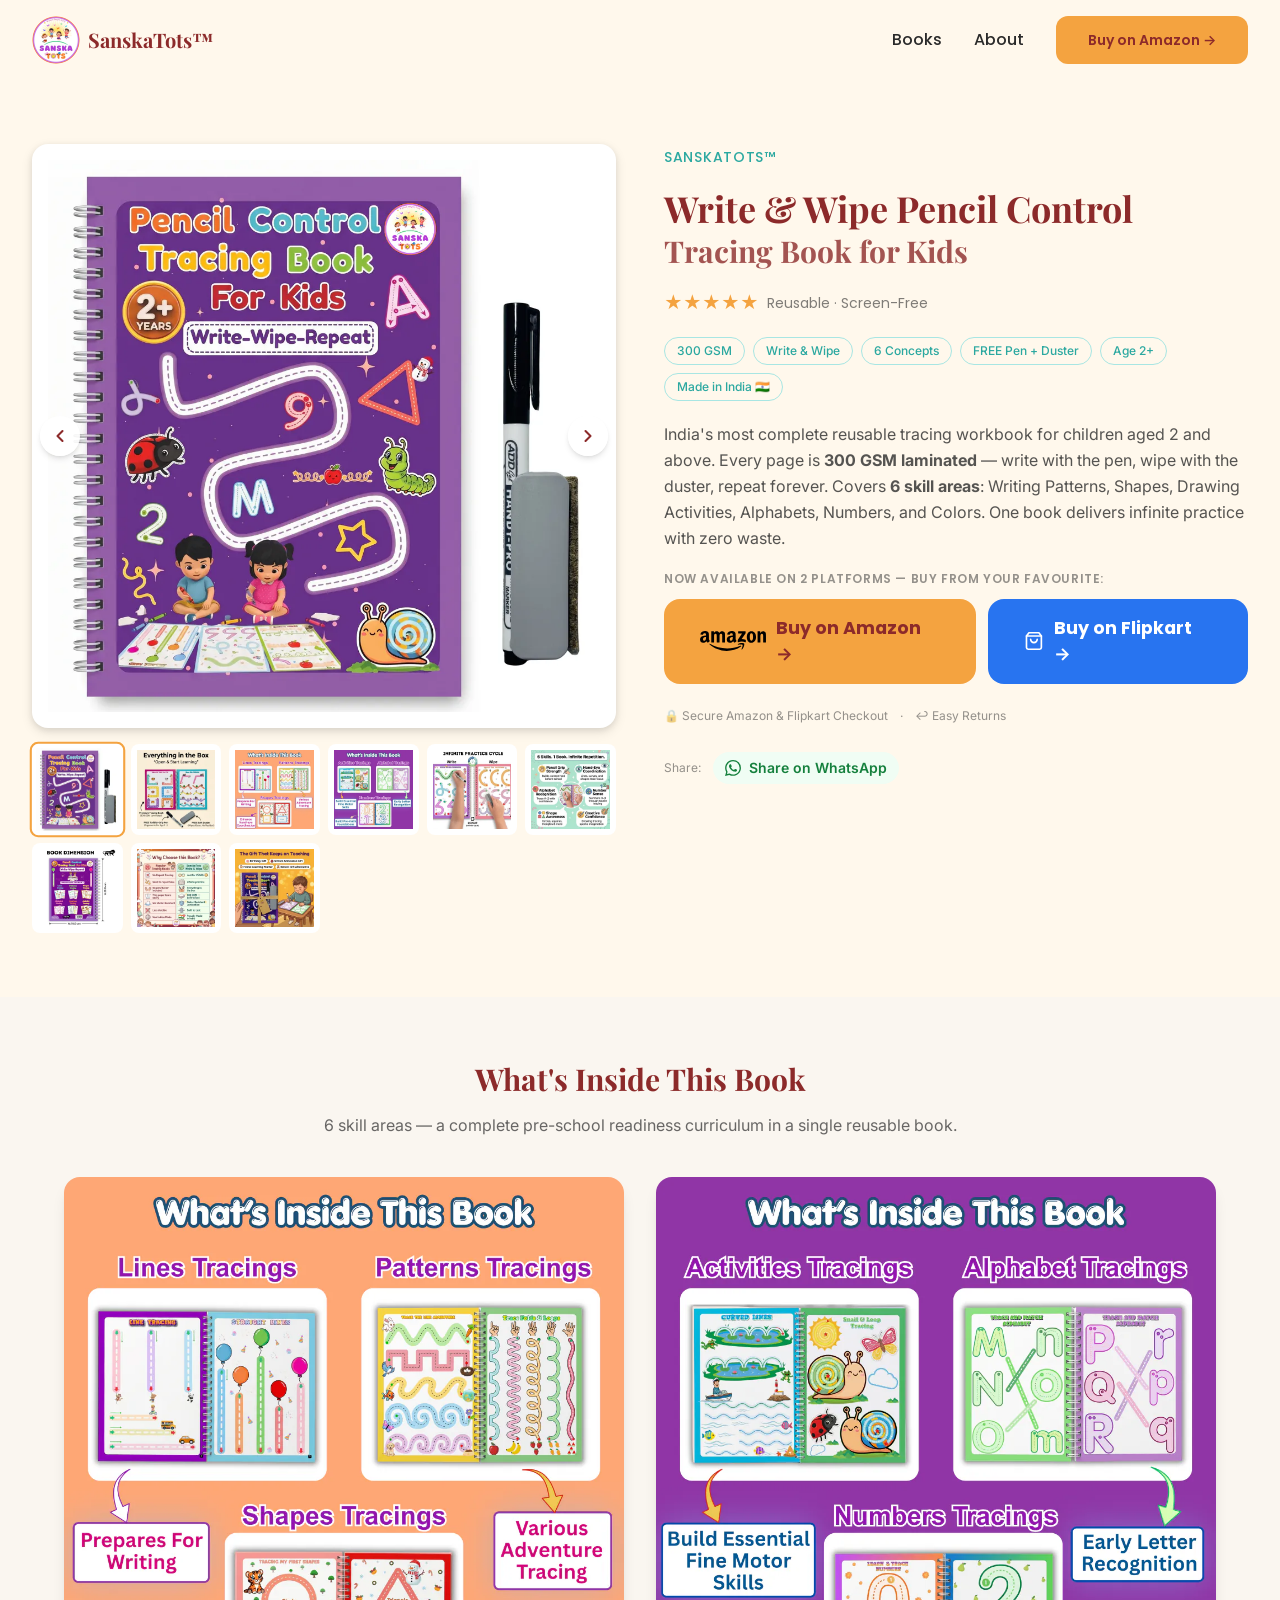
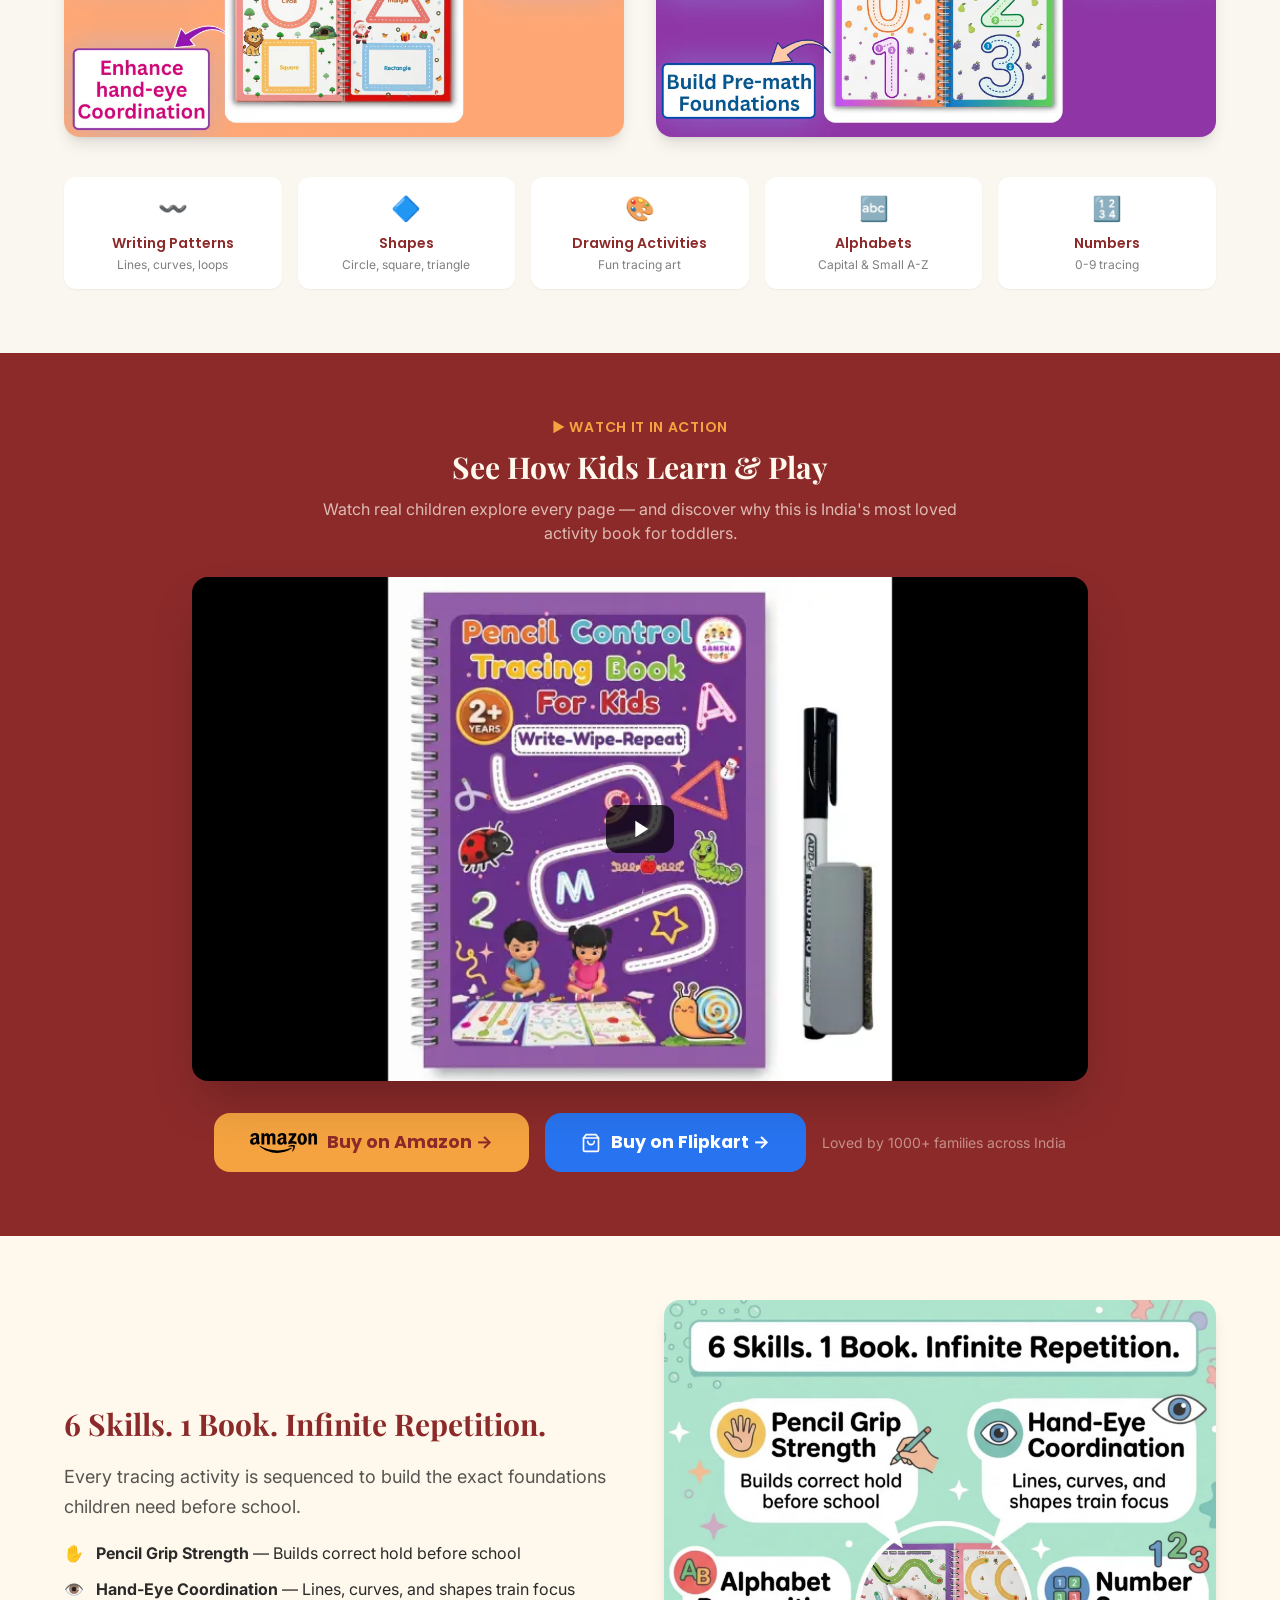
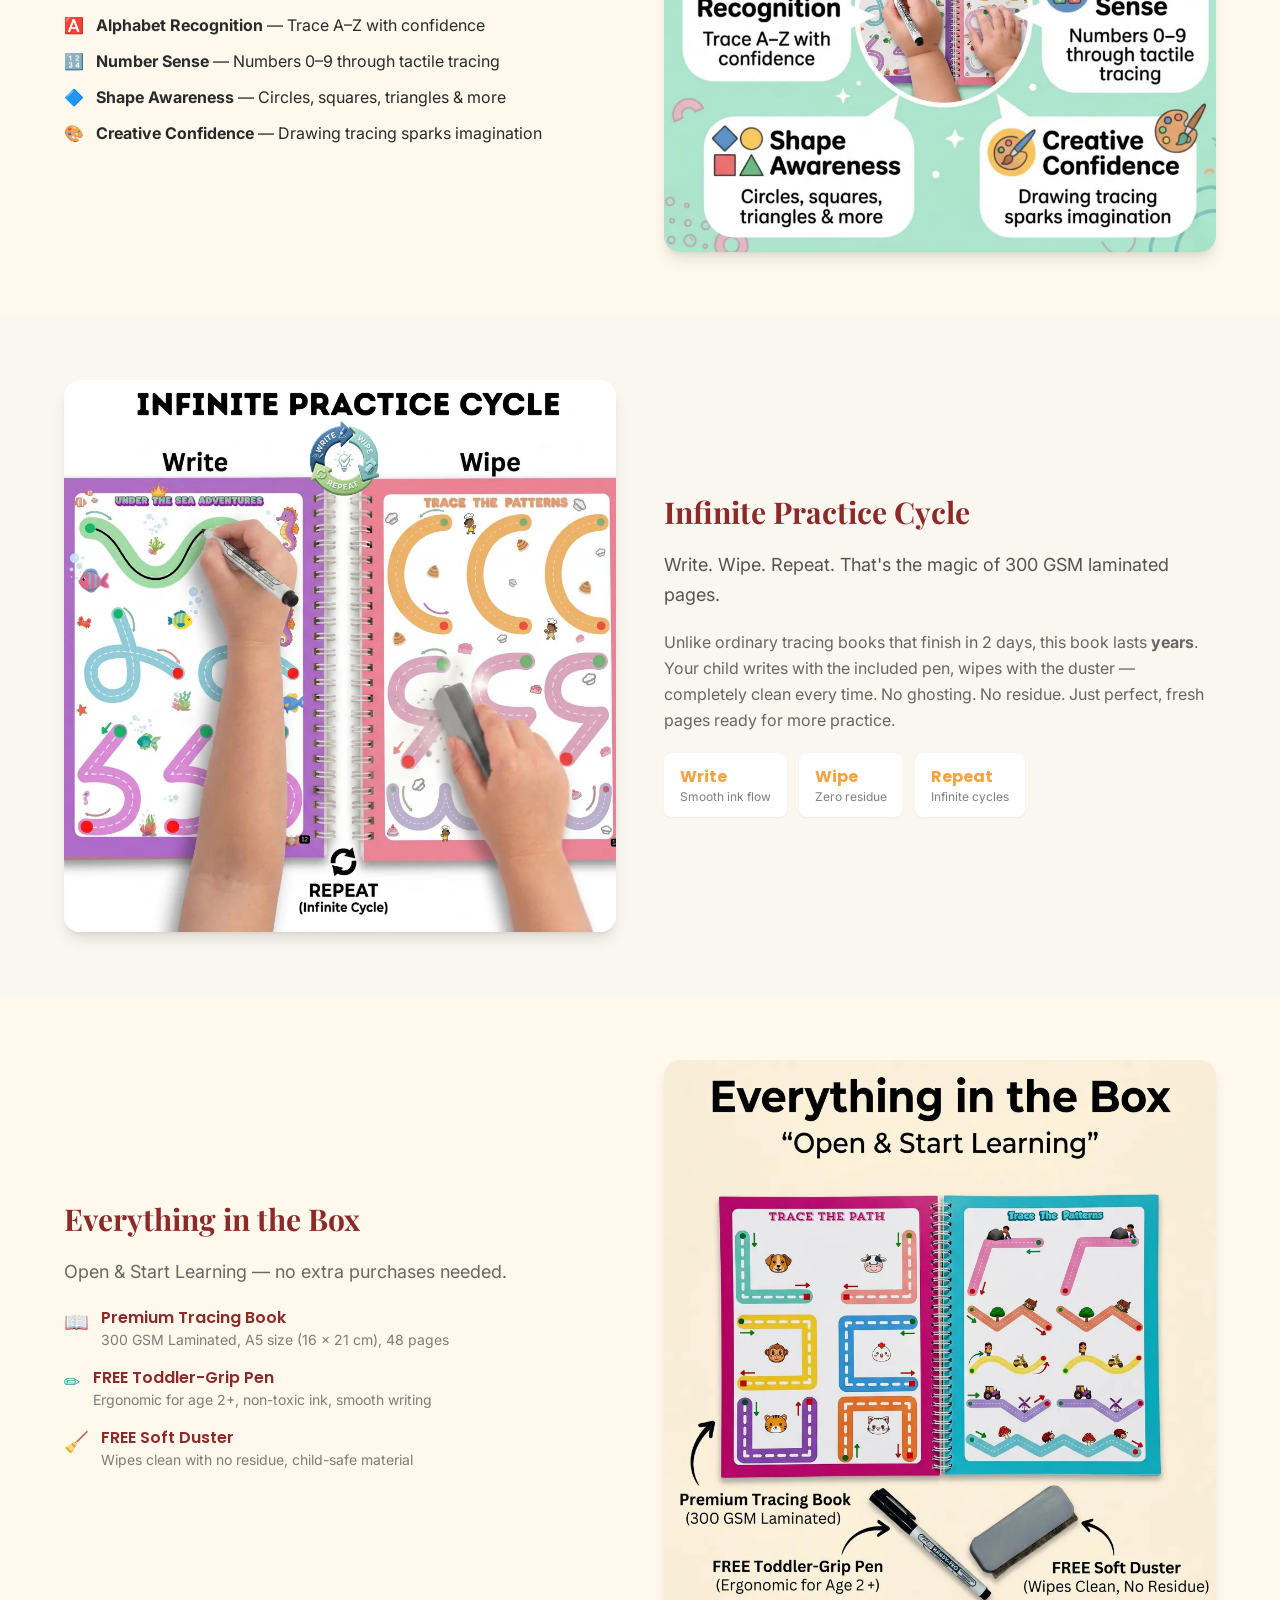
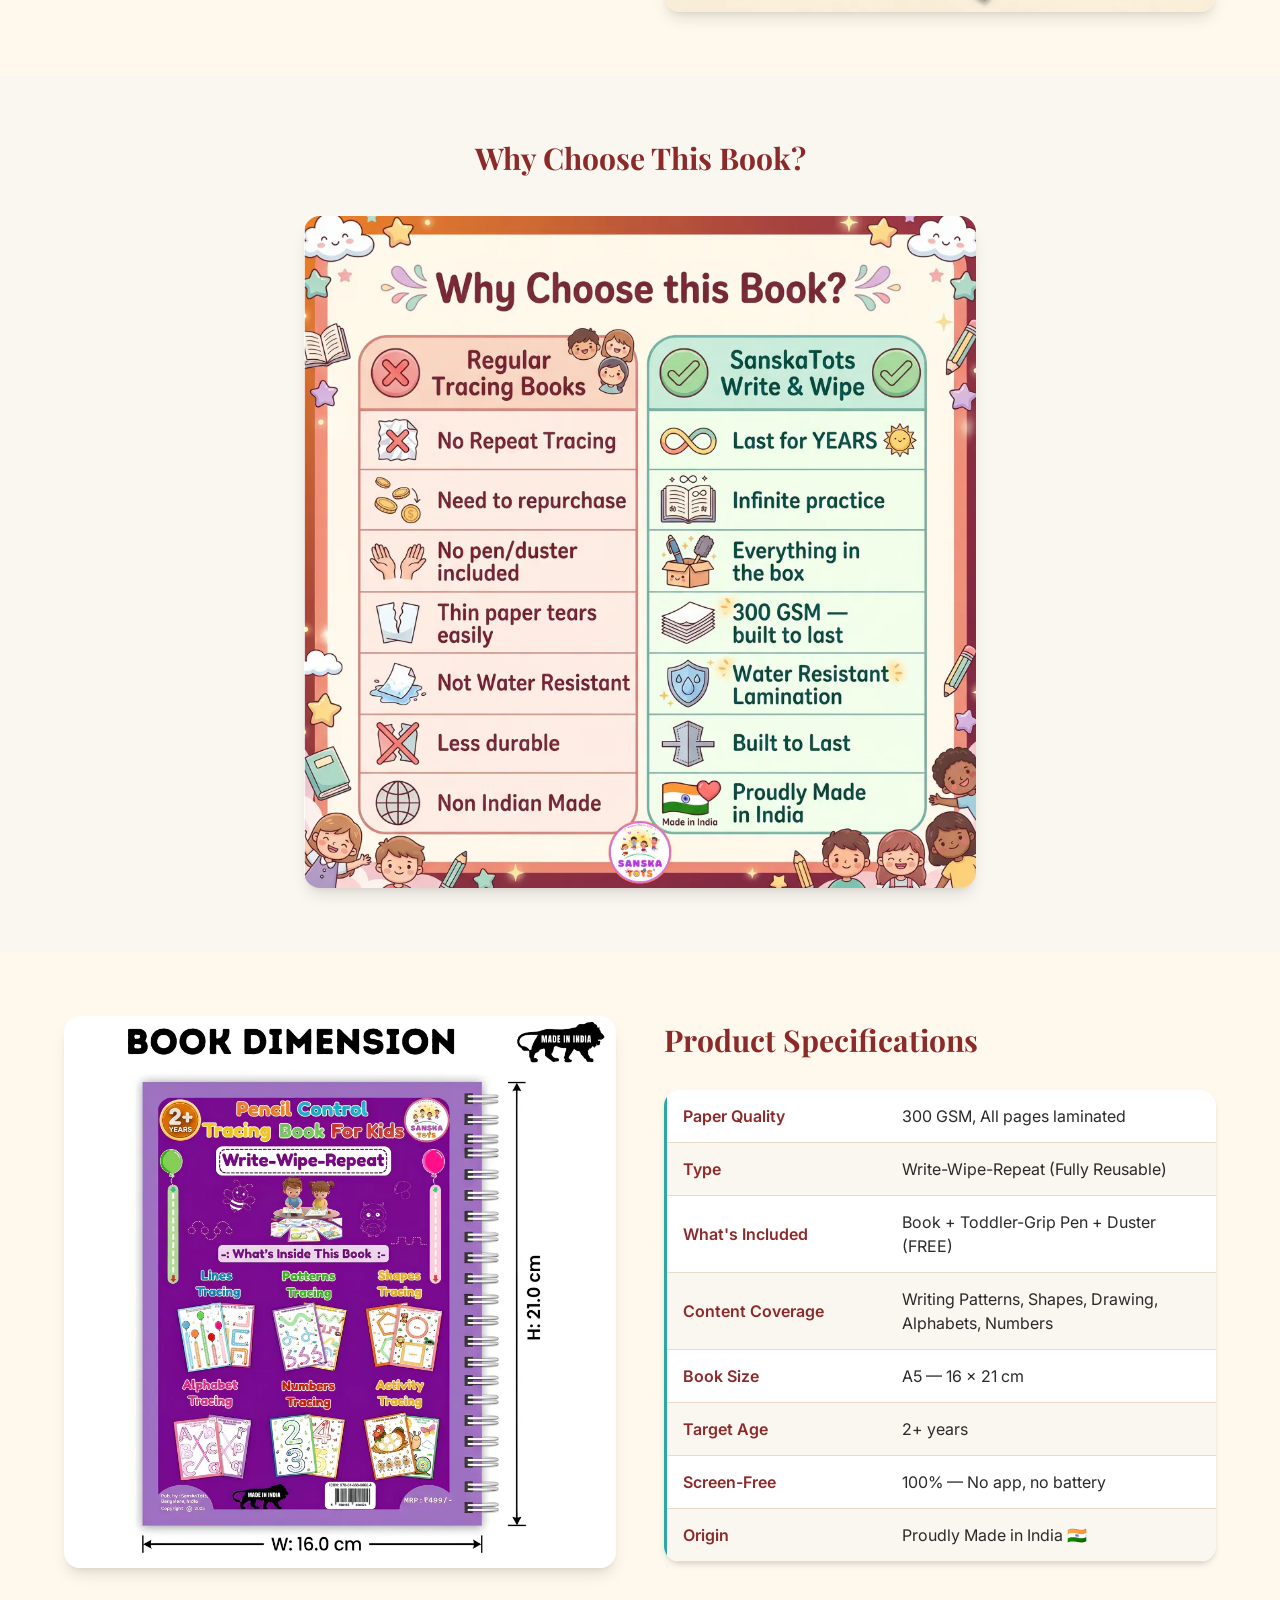
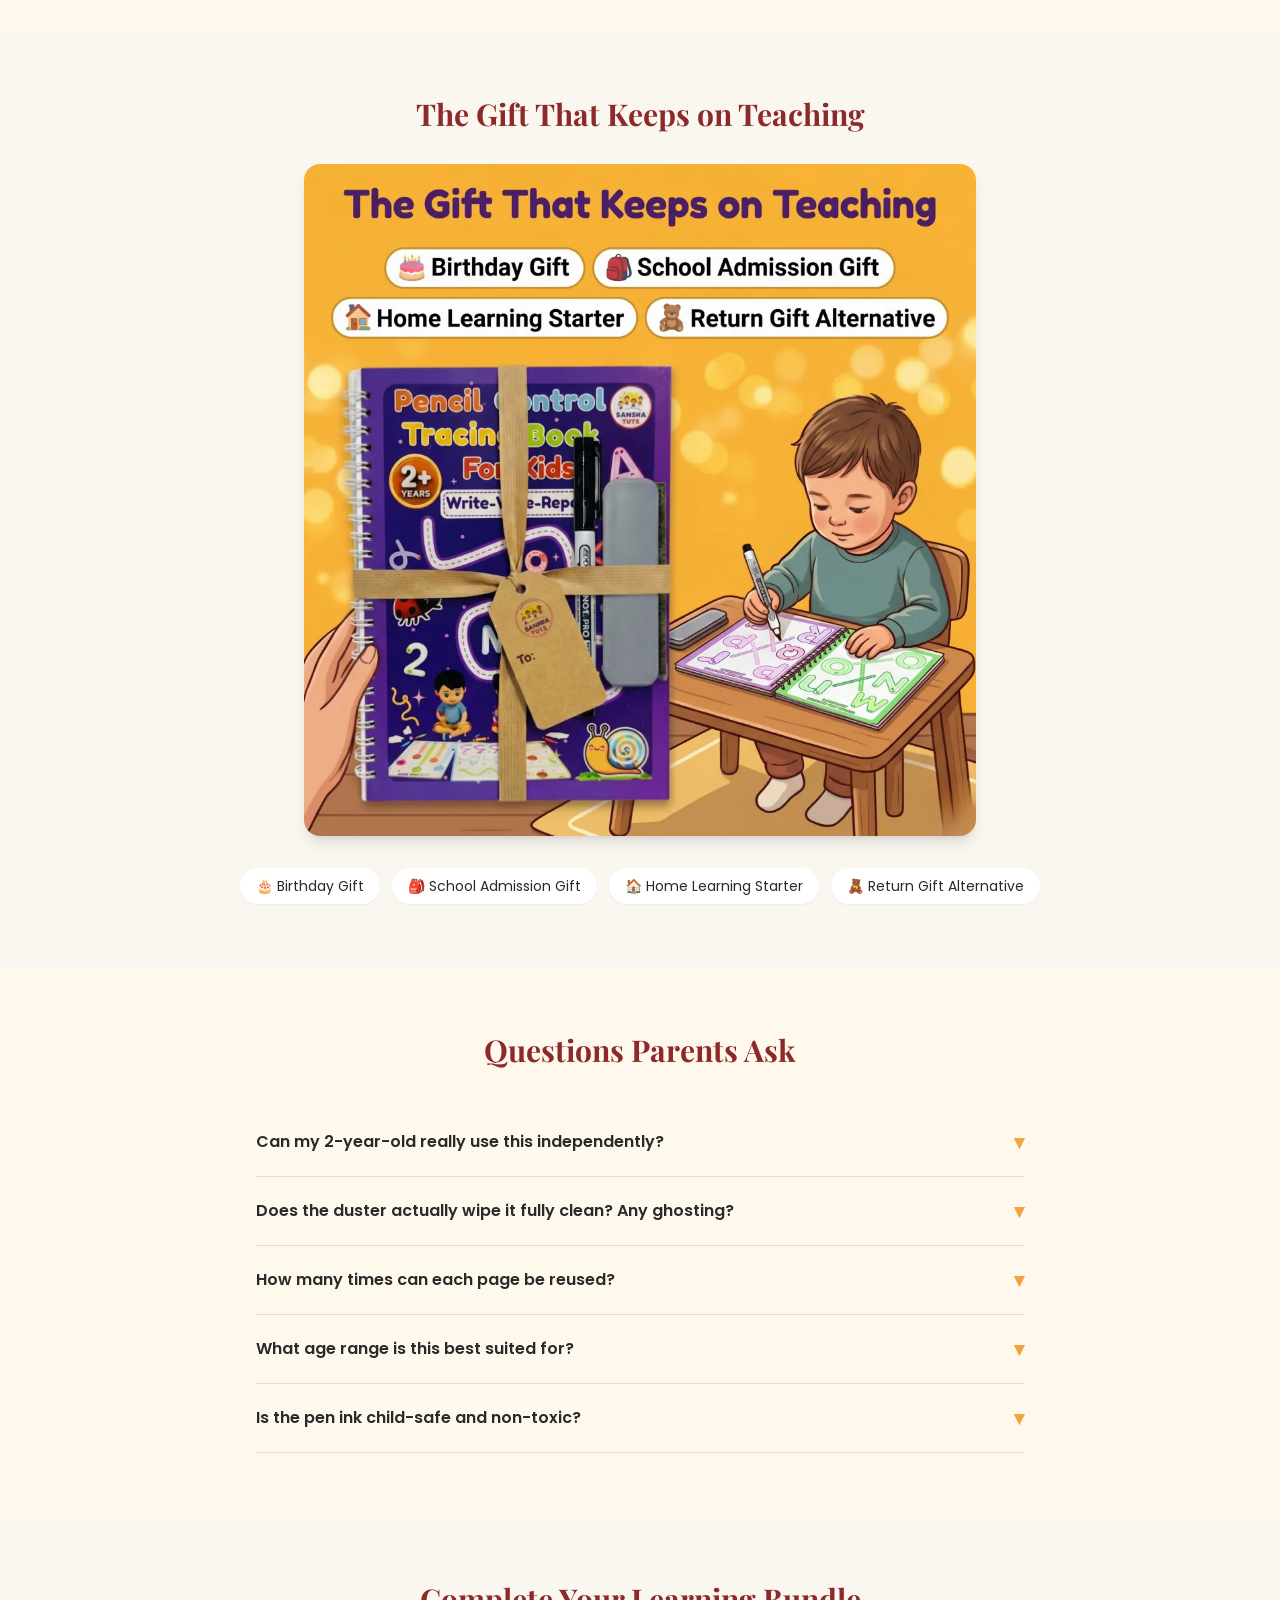
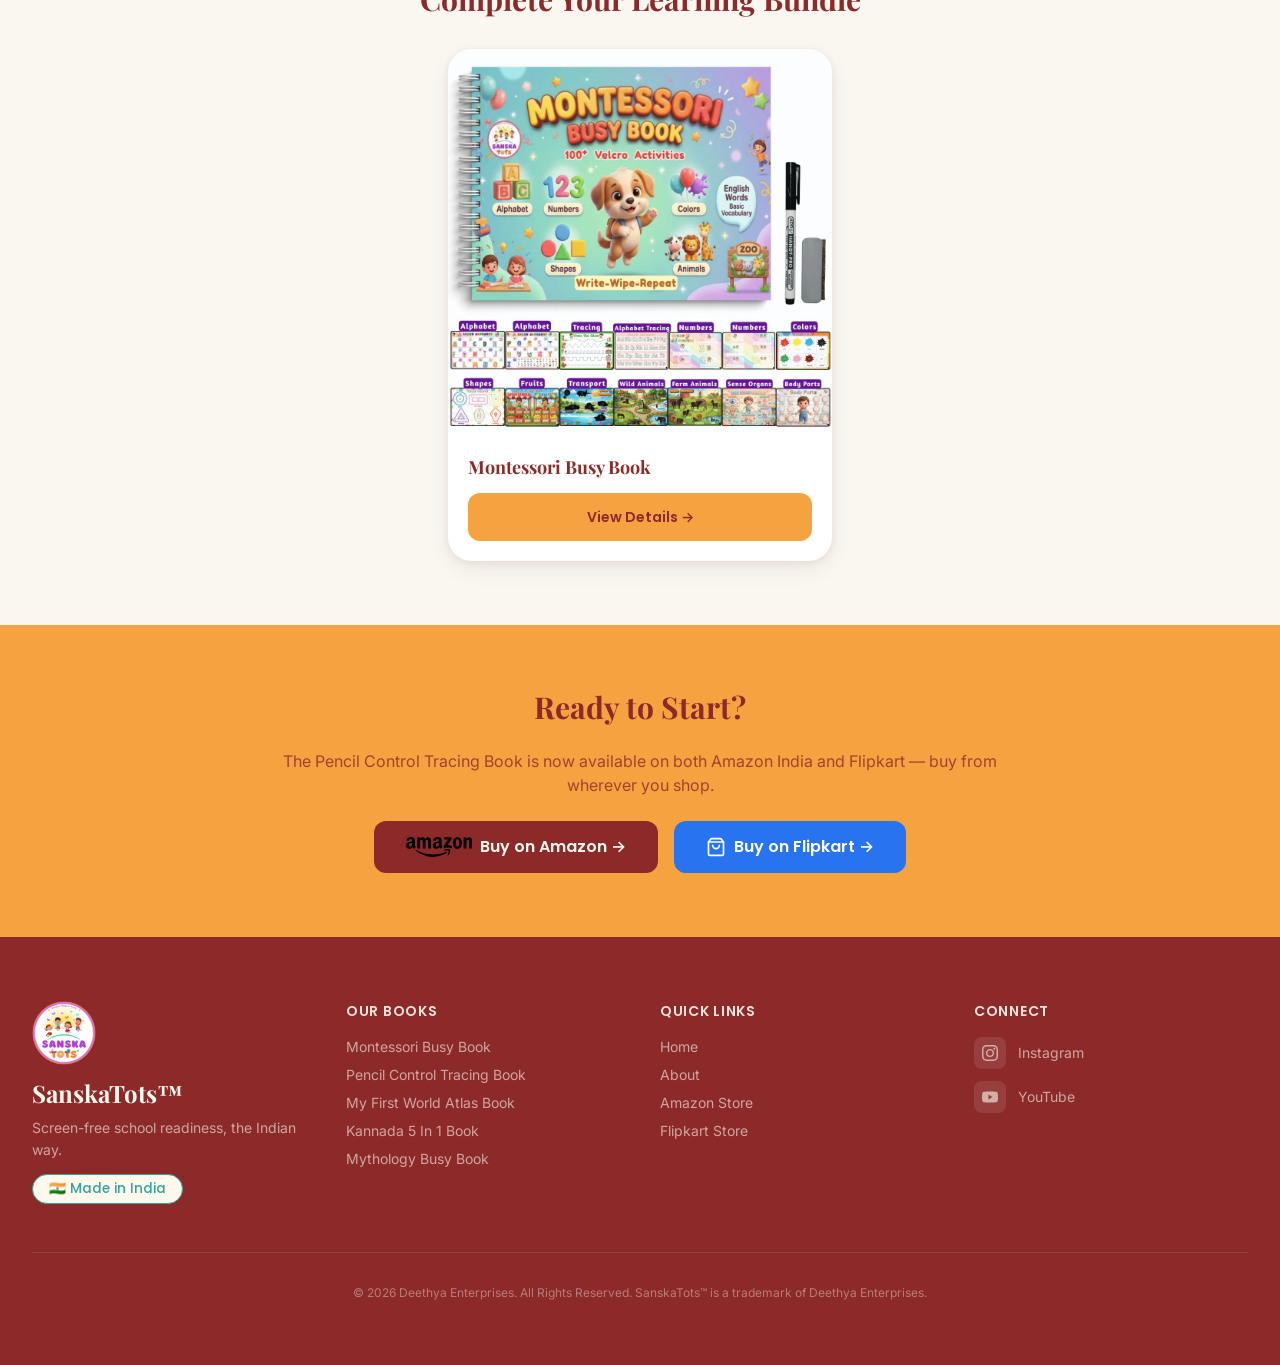
<file: products/pencil-control-tracing-book.html>
<!DOCTYPE html>
<html lang="en">
<head>
  <meta charset="UTF-8" />
  <meta name="viewport" content="width=device-width, initial-scale=1.0" />
  <title>SanskaTots Pencil Control Tracing Book | Write & Wipe Reusable | Age 2+ | Made in India</title>
  <meta name="description" content="SanskaTots Write & Wipe Pencil Control Tracing Book. Reusable 300 GSM laminated. Alphabets, Numbers, Shapes, Patterns & Drawing. FREE pen & duster. Age 2+. Made in India." />
  <link rel="canonical" href="https://www.sanskatots.com/products/pencil-control-tracing-book.html" />
  <link rel="icon" type="image/png" href="/images/SanskaTots-logo.png" />

  <!-- Open Graph -->
  <meta property="og:title" content="SanskaTots Pencil Control Tracing Book — Write & Wipe Reusable" />
  <meta property="og:description" content="India's most complete reusable tracing book. 300 GSM laminated. Alphabets, Numbers, Shapes, Patterns. FREE pen & duster. Age 2+." />
  <meta property="og:image" content="https://www.sanskatots.com/images/pencil-control-tracing-book/1.webp" />
  <meta property="og:url" content="https://www.sanskatots.com/products/pencil-control-tracing-book.html" />
  <meta property="og:type" content="product" />
  <meta property="og:site_name" content="SanskaTots™" />

  <!-- Structured Data -->
  <script type="application/ld+json">
  {
    "@context": "https://schema.org",
    "@type": "Product",
    "name": "SanskaTots Write & Wipe Pencil Control Tracing Book",
    "image": [
      "https://www.sanskatots.com/images/pencil-control-tracing-book/1.webp",
      "https://www.sanskatots.com/images/pencil-control-tracing-book/2.webp",
      "https://www.sanskatots.com/images/pencil-control-tracing-book/3.webp"
    ],
    "description": "India's most complete reusable tracing workbook for children aged 2+. 300 GSM laminated pages. 5 learning concepts: Writing Patterns, Shapes, Drawing, Alphabets, Numbers. Includes FREE toddler-grip pen and soft duster.",
    "brand": {
      "@type": "Brand",
      "name": "SanskaTots"
    }
  }
  </script>

  <!-- FAQ Schema -->
  <script type="application/ld+json">
  {
    "@context": "https://schema.org",
    "@type": "FAQPage",
    "mainEntity": [
      {
        "@type": "Question",
        "name": "Can my 2-year-old really use this independently?",
        "acceptedAnswer": {
          "@type": "Answer",
          "text": "The toddler-grip pen is designed for children from age 2. Its chunky ergonomic barrel makes it easy to hold without adult assistance. The activities start very simple (straight lines) before progressing to more complex patterns."
        }
      },
      {
        "@type": "Question",
        "name": "Does the duster actually wipe it fully clean?",
        "acceptedAnswer": {
          "@type": "Answer",
          "text": "Yes — the 300 GSM lamination ensures a perfectly smooth surface. The pen ink wipes completely with the included soft duster. There is no ghosting, smearing, or residue left behind."
        }
      },
      {
        "@type": "Question",
        "name": "How many times can each page be reused?",
        "acceptedAnswer": {
          "@type": "Answer",
          "text": "The lamination is designed for hundreds of repeated uses. Under normal daily use by a toddler, pages will last years without degradation."
        }
      },
      {
        "@type": "Question",
        "name": "What age range is this best suited for?",
        "acceptedAnswer": {
          "@type": "Answer",
          "text": "The book is designed for age 2 to 6. The early pages (straight lines, basic patterns) are perfect for 2–3 year olds. The alphabet and number tracing sections target 3–6 year olds."
        }
      },
      {
        "@type": "Question",
        "name": "Is the pen ink child-safe and non-toxic?",
        "acceptedAnswer": {
          "@type": "Answer",
          "text": "Yes. The pen uses child-safe, non-toxic ink that is safe for use by toddlers under adult supervision."
        }
      }
    ]
  }
  </script>

  <!-- Fonts -->
  <link rel="preconnect" href="https://fonts.googleapis.com">
  <link rel="preconnect" href="https://fonts.gstatic.com" crossorigin>
  <link href="https://fonts.googleapis.com/css2?family=Playfair+Display:wght@600;700;800&family=Inter:wght@400;500;600&family=Poppins:wght@500;600;700&display=swap" rel="stylesheet">

  <!-- Tailwind CSS — prebuilt & minified (see tailwind.config.js) -->
  <link rel="stylesheet" href="../css/tailwind.css" />

  <link rel="stylesheet" href="../css/style.css" />

  <!-- LCP image -->
  <link rel="preload" as="image" href="../images/pencil-control-tracing-book/1.webp" fetchpriority="high" />
</head>
<body class="font-body bg-cream">

  <!-- Skip Link -->
  <a href="#main-content" class="sr-only focus:not-sr-only focus:absolute focus:top-4 focus:left-4 focus:z-[200] focus:bg-saffron focus:text-maroon focus:px-4 focus:py-2 focus:rounded-lg">Skip to content</a>

  <!-- Navigation -->
  <nav class="nav-sticky fixed top-0 left-0 right-0 z-50 px-4 md:px-8 py-4">
    <div class="max-w-7xl mx-auto flex items-center justify-between">
      <a href="../index.html" class="flex items-center gap-2">
        <img src="../images/SanskaTots-logo.webp" alt="SanskaTots™" class="h-12 w-12 rounded-full" width="48" height="48" />
        <span class="font-heading text-xl font-bold text-maroon hidden sm:inline">SanskaTots™</span>
      </a>
      <div class="hidden md:flex items-center gap-8">
        <a href="../books.html" class="font-ui font-medium text-charcoal hover:text-saffron-dark transition-colors">Books</a>
        <a href="../about.html" class="font-ui font-medium text-charcoal hover:text-saffron-dark transition-colors">About</a>
        <a href="https://www.amazon.in/dp/8168580826?tag=sanskatots-21&utm_source=sanskatots-website&utm_medium=header-nav&utm_campaign=pencil-control-tracing" target="_blank" rel="noopener noreferrer" class="btn-primary text-sm" data-amazon-cta data-product-name="Pencil Control Tracing Book" data-placement="header-nav">
          Buy on Amazon →
        </a>
      </div>
      <button id="nav-hamburger" class="md:hidden flex flex-col gap-1.5 p-2" aria-label="Open navigation menu">
        <span class="block w-6 h-0.5 bg-maroon rounded"></span>
        <span class="block w-6 h-0.5 bg-maroon rounded"></span>
        <span class="block w-6 h-0.5 bg-maroon rounded"></span>
      </button>
    </div>
  </nav>

  <!-- Mobile Nav Overlay -->
  <div id="mobile-nav-overlay" class="mobile-nav-overlay flex flex-col items-center justify-center gap-8">
    <button id="mobile-nav-close" class="absolute top-6 right-6 text-cream text-3xl" aria-label="Close navigation">✕</button>
    <a href="../index.html" class="flex flex-col items-center gap-3">
      <img src="../images/SanskaTots-logo.webp" alt="SanskaTots™" class="h-20 w-20 rounded-full" width="80" height="80" />
      <span class="text-cream font-heading text-2xl font-bold">SanskaTots™</span>
    </a>
    <a href="../books.html" class="text-cream font-ui text-xl">Books</a>
    <a href="../about.html" class="text-cream font-ui text-xl">About</a>
    <a href="https://www.amazon.in/dp/8168580826?tag=sanskatots-21&utm_source=sanskatots-website&utm_medium=mobile-nav&utm_campaign=pencil-control-tracing" target="_blank" rel="noopener noreferrer" class="btn-primary text-lg mt-4" data-amazon-cta data-product-name="Pencil Control Tracing Book" data-placement="mobile-nav">
      Buy on Amazon →
    </a>
  </div>

  <!-- Main Content -->
  <main id="main-content" class="pt-20">

    <!-- Product Hero Section -->
    <section class="py-8 md:py-16 px-4 md:px-8">
      <div class="max-w-7xl mx-auto grid grid-cols-1 lg:grid-cols-2 gap-8 lg:gap-12 items-start">

        <!-- Image Gallery -->
        <div data-gallery class="space-y-4">
          <!-- Main Image -->
          <div class="gallery-main relative aspect-square bg-white flex items-center justify-center p-4">
            <img
              src="../images/pencil-control-tracing-book/1.webp"
              fetchpriority="high"
              decoding="async"
              alt="SanskaTots Pencil Control Tracing Book — complete product with pen and duster"
              class="max-w-full max-h-full object-contain transition-opacity duration-200"
              width="600"
              height="600"
            />
            <!-- Prev Button -->
            <button class="gallery-prev absolute left-2 top-1/2 -translate-y-1/2 bg-white/90 hover:bg-white text-maroon rounded-full w-10 h-10 flex items-center justify-center shadow-md transition-all hover:scale-110 z-10" aria-label="Previous image">
              <svg xmlns="http://www.w3.org/2000/svg" class="w-5 h-5" viewBox="0 0 24 24" fill="none" stroke="currentColor" stroke-width="2.5" stroke-linecap="round" stroke-linejoin="round"><polyline points="15 18 9 12 15 6"/></svg>
            </button>
            <!-- Next Button -->
            <button class="gallery-next absolute right-2 top-1/2 -translate-y-1/2 bg-white/90 hover:bg-white text-maroon rounded-full w-10 h-10 flex items-center justify-center shadow-md transition-all hover:scale-110 z-10" aria-label="Next image">
              <svg xmlns="http://www.w3.org/2000/svg" class="w-5 h-5" viewBox="0 0 24 24" fill="none" stroke="currentColor" stroke-width="2.5" stroke-linecap="round" stroke-linejoin="round"><polyline points="9 18 15 12 9 6"/></svg>
            </button>
          </div>
          <!-- Thumbnails -->
          <div class="grid grid-cols-6 gap-2">
            <div class="gallery-thumb active aspect-square bg-white p-1" data-src="../images/pencil-control-tracing-book/1.webp" data-alt="Pencil Control Tracing Book product shot">
              <img src="../images/pencil-control-tracing-book/1-thumb.webp" alt="Product thumbnail" class="w-full h-full object-contain" loading="lazy" />
            </div>
            <div class="gallery-thumb aspect-square bg-white p-1" data-src="../images/pencil-control-tracing-book/2.webp" data-alt="Infinite practice cycle - write and wipe">
              <img src="../images/pencil-control-tracing-book/2-thumb.webp" alt="Write wipe cycle" class="w-full h-full object-contain" loading="lazy" />
            </div>
            <div class="gallery-thumb aspect-square bg-white p-1" data-src="../images/pencil-control-tracing-book/3.webp" data-alt="What's inside - Lines, Patterns, Shapes tracing">
              <img src="../images/pencil-control-tracing-book/3-thumb.webp" alt="Inside pages" class="w-full h-full object-contain" loading="lazy" />
            </div>
            <div class="gallery-thumb aspect-square bg-white p-1" data-src="../images/pencil-control-tracing-book/4.webp" data-alt="What's inside - Lines, Patterns, Shapes tracing">
              <img src="../images/pencil-control-tracing-book/4-thumb.webp" alt="Inside pages" class="w-full h-full object-contain" loading="lazy" />
            </div>
            <div class="gallery-thumb aspect-square bg-white p-1" data-src="../images/pencil-control-tracing-book/5.webp" data-alt="Activities, Alphabet, Numbers tracing">
              <img src="../images/pencil-control-tracing-book/5-thumb.webp" alt="Activities inside" class="w-full h-full object-contain" loading="lazy" />
            </div>
            <div class="gallery-thumb aspect-square bg-white p-1" data-src="../images/pencil-control-tracing-book/6.webp" data-alt="Activities, Alphabet, Numbers tracing">
              <img src="../images/pencil-control-tracing-book/6-thumb.webp" alt="Activities inside" class="w-full h-full object-contain" loading="lazy" />
            </div>
            <div class="gallery-thumb aspect-square bg-white p-1" data-src="../images/pencil-control-tracing-book/7.webp" data-alt="6 skills developed in 1 book">
              <img src="../images/pencil-control-tracing-book/7-thumb.webp" alt="Skills developed" class="w-full h-full object-contain" loading="lazy" />
            </div>
            <div class="gallery-thumb aspect-square bg-white p-1" data-src="../images/pencil-control-tracing-book/8.webp" data-alt="6 skills developed in 1 book">
              <img src="../images/pencil-control-tracing-book/8-thumb.webp" alt="Skills developed" class="w-full h-full object-contain" loading="lazy" />
            </div>
            <div class="gallery-thumb aspect-square bg-white p-1" data-src="../images/pencil-control-tracing-book/9.webp" data-alt="Why choose SanskaTots - comparison chart">
              <img src="../images/pencil-control-tracing-book/9-thumb.webp" alt="Comparison chart" class="w-full h-full object-contain" loading="lazy" />
            </div>
          </div>
        </div>

        <!-- Product Info -->
        <div class="space-y-5">
          <span class="font-ui text-sm font-medium text-teal tracking-wider uppercase">SanskaTots™</span>
          
          <h1 class="font-heading text-3xl md:text-4xl font-bold leading-tight">
            Write & Wipe Pencil Control<br>
            <span class="text-2xl md:text-3xl text-maroon/80">Tracing Book for Kids</span>
          </h1>

          <!-- Rating -->
          <div class="flex items-center gap-2">
            <span class="text-saffron text-lg">★★★★★</span>
            <span class="text-sm text-charcoal/60 font-ui">Reusable · Screen-Free</span>
          </div>

          <!-- Tags -->
          <div class="flex flex-wrap gap-2">
            <span class="tag-chip">300 GSM</span>
            <span class="tag-chip">Write & Wipe</span>
            <span class="tag-chip">6 Concepts</span>
            <span class="tag-chip">FREE Pen + Duster</span>
            <span class="tag-chip">Age 2+</span>
            <span class="tag-chip">Made in India 🇮🇳</span>
          </div>

          <!-- Short Description -->
          <p class="text-charcoal/80 leading-relaxed">
            India's most complete reusable tracing workbook for children aged 2 and above. 
            Every page is <strong>300 GSM laminated</strong> — write with the pen, wipe with the duster, repeat forever.
            Covers <strong>6 skill areas</strong>: Writing Patterns, Shapes, Drawing Activities, Alphabets, Numbers, and Colors. 
            One book delivers infinite practice with zero waste.
          </p>

          <!-- Buy Buttons -->
          <div class="space-y-3">
            <p class="font-ui text-xs font-semibold uppercase tracking-wider text-charcoal/50">Now available on 2 platforms — buy from your favourite:</p>
            <div class="flex flex-col sm:flex-row gap-3">
              <a 
                href="https://www.amazon.in/dp/8168580826?tag=sanskatots-21&utm_source=sanskatots-website&utm_medium=product-detail&utm_campaign=pencil-control-tracing" 
                target="_blank" 
                rel="noopener noreferrer" 
                class="btn-amazon w-full sm:w-auto justify-center"
                data-amazon-cta 
                data-product-name="Pencil Control Tracing Book" 
                data-placement="product-detail"
              >
                <img src="../images/brand/amazon-logo.svg" alt="Amazon" style="height:20px;width:auto;filter:brightness(0);">
                Buy on Amazon →
              </a>
              <a 
                href="https://dl.flipkart.com/s/M8zW9rNNNN" 
                target="_blank" 
                rel="noopener noreferrer" 
                class="btn-flipkart w-full sm:w-auto justify-center"
                data-flipkart-cta 
                data-product-name="Pencil Control Tracing Book" 
                data-placement="product-detail"
              >
                <svg xmlns="http://www.w3.org/2000/svg" class="w-5 h-5" viewBox="0 0 24 24" fill="none" stroke="currentColor" stroke-width="2" stroke-linecap="round" stroke-linejoin="round"><path d="M6 2 3 6v14a2 2 0 0 0 2 2h14a2 2 0 0 0 2-2V6l-3-4z"/><line x1="3" y1="6" x2="21" y2="6"/><path d="M16 10a4 4 0 0 1-8 0"/></svg>
                Buy on Flipkart →
              </a>
            </div>
          </div>

          <!-- Trust signals -->
          <div class="flex flex-wrap items-center gap-3 text-xs text-charcoal/50 pt-1">
            <span>🔒 Secure Amazon &amp; Flipkart Checkout</span>
            <span>·</span>
            <span>↩️ Easy Returns</span>
          </div>

          <!-- Share -->
          <div class="flex items-center gap-3 pt-2">
            <span class="text-xs text-charcoal/50">Share:</span>
            <a href="https://wa.me/?text=Check%20out%20this%20amazing%20Pencil%20Control%20Tracing%20Book%20for%20kids%20by%20SanskaTots!%20https://www.sanskatots.com/products/pencil-control-tracing-book.html" target="_blank" rel="noopener noreferrer" class="flex items-center gap-2 bg-green-50 hover:bg-green-500 text-green-700 hover:text-white rounded-full px-3 py-1.5 text-sm font-semibold transition-all duration-200">
              <svg xmlns="http://www.w3.org/2000/svg" class="w-4 h-4" viewBox="0 0 24 24" fill="currentColor"><path d="M17.472 14.382c-.297-.149-1.758-.867-2.03-.967-.273-.099-.471-.148-.67.15-.197.297-.767.966-.94 1.164-.173.199-.347.223-.644.075-.297-.15-1.255-.463-2.39-1.475-.883-.788-1.48-1.761-1.653-2.059-.173-.297-.018-.458.13-.606.134-.133.298-.347.446-.52.149-.174.198-.298.298-.497.099-.198.05-.371-.025-.52-.075-.149-.669-1.612-.916-2.207-.242-.579-.487-.5-.669-.51-.173-.008-.371-.01-.57-.01-.198 0-.52.074-.792.372-.272.297-1.04 1.016-1.04 2.479 0 1.462 1.065 2.875 1.213 3.074.149.198 2.096 3.2 5.077 4.487.709.306 1.262.489 1.694.625.712.227 1.36.195 1.871.118.571-.085 1.758-.719 2.006-1.413.248-.694.248-1.289.173-1.413-.074-.124-.272-.198-.57-.347m-5.421 7.403h-.004a9.87 9.87 0 0 1-5.031-1.378l-.361-.214-3.741.982.998-3.648-.235-.374a9.86 9.86 0 0 1-1.51-5.26c.001-5.45 4.436-9.884 9.888-9.884 2.64 0 5.122 1.03 6.988 2.898a9.825 9.825 0 0 1 2.893 6.994c-.003 5.45-4.437 9.884-9.885 9.884m8.413-18.297A11.815 11.815 0 0 0 12.05 0C5.495 0 .16 5.335.157 11.892c0 2.096.547 4.142 1.588 5.945L.057 24l6.305-1.654a11.882 11.882 0 0 0 5.683 1.448h.005c6.554 0 11.89-5.335 11.893-11.893a11.821 11.821 0 0 0-3.48-8.413z"/></svg>
              Share on WhatsApp
            </a>
          </div>
        </div>
      </div>
    </section>

    <!-- Feature: What's Inside This Book -->
    <section class="py-16 px-4 md:px-8 bg-off-white" data-animate>
      <div class="max-w-6xl mx-auto">
        <h2 class="font-heading text-2xl md:text-3xl font-bold text-center mb-4">What's Inside This Book</h2>
        <p class="text-center text-charcoal/70 mb-10 max-w-2xl mx-auto">6 skill areas — a complete pre-school readiness curriculum in a single reusable book.</p>
        
        <div class="grid grid-cols-1 md:grid-cols-2 gap-8 items-center">
          <img 
            src="../images/pencil-control-tracing-book/3.webp" 
            alt="What's inside - Lines Tracings, Patterns Tracings, Shapes Tracings for writing preparation and hand-eye coordination"
            class="rounded-2xl shadow-lg w-full"
            loading="lazy"
            width="600"
            height="600"
          />
          <img 
            src="../images/pencil-control-tracing-book/4.webp" 
            alt="What's inside - Activities Tracings, Alphabet Tracings, Numbers Tracings for fine motor skills and letter recognition"
            class="rounded-2xl shadow-lg w-full"
            loading="lazy"
            width="600"
            height="600"
          />
        </div>

        <div class="grid grid-cols-2 md:grid-cols-5 gap-4 mt-10">
          <div class="bg-white rounded-xl p-4 text-center shadow-sm">
            <div class="text-2xl mb-2">〰️</div>
            <div class="font-ui font-semibold text-sm text-maroon">Writing Patterns</div>
            <div class="text-xs text-charcoal/60 mt-1">Lines, curves, loops</div>
          </div>
          <div class="bg-white rounded-xl p-4 text-center shadow-sm">
            <div class="text-2xl mb-2">🔷</div>
            <div class="font-ui font-semibold text-sm text-maroon">Shapes</div>
            <div class="text-xs text-charcoal/60 mt-1">Circle, square, triangle</div>
          </div>
          <div class="bg-white rounded-xl p-4 text-center shadow-sm">
            <div class="text-2xl mb-2">🎨</div>
            <div class="font-ui font-semibold text-sm text-maroon">Drawing Activities</div>
            <div class="text-xs text-charcoal/60 mt-1">Fun tracing art</div>
          </div>
          <div class="bg-white rounded-xl p-4 text-center shadow-sm">
            <div class="text-2xl mb-2">🔤</div>
            <div class="font-ui font-semibold text-sm text-maroon">Alphabets</div>
            <div class="text-xs text-charcoal/60 mt-1">Capital & Small A-Z</div>
          </div>
          <div class="bg-white rounded-xl p-4 text-center shadow-sm">
            <div class="text-2xl mb-2">🔢</div>
            <div class="font-ui font-semibold text-sm text-maroon">Numbers</div>
            <div class="text-xs text-charcoal/60 mt-1">0-9 tracing</div>
          </div>
        </div>
      </div>
    </section>

    <!-- Product Video Section -->
    <section class="py-16 px-4 md:px-8 bg-maroon" data-animate>
      <div class="max-w-4xl mx-auto text-center">
        <p class="font-ui text-saffron text-sm font-semibold uppercase tracking-wider mb-3">▶ Watch It In Action</p>
        <h2 class="font-heading text-2xl md:text-3xl font-bold text-cream mb-3">See How Kids Learn &amp; Play</h2>
        <p class="text-cream/70 mb-8 max-w-2xl mx-auto">Watch real children explore every page — and discover why this is India's most loved activity book for toddlers.</p>
        <!-- Responsive 16:9 YouTube embed -->
        <div class="relative w-full rounded-2xl overflow-hidden shadow-2xl" style="padding-bottom: 56.25%; height: 0;">
          <button
            class="yt-facade"
            data-yt-id="8lPp8Ebh94w"
            data-yt-title="SanskaTots Pencil Control Tracing Book — Watch in Action"
            aria-label="Play video: SanskaTots Pencil Control Tracing Book — Watch in Action"
          >
            <img src="../images/video-thumbs/8lPp8Ebh94w.webp" alt="" loading="lazy" decoding="async" width="854" height="480" />
          </button>
        </div>
        <div class="mt-8 flex flex-col sm:flex-row items-center justify-center gap-4">
          <a
            href="https://www.amazon.in/dp/8168580826?tag=sanskatots-21&utm_source=sanskatots-website&utm_medium=video-section&utm_campaign=pencil-control-tracing"
            target="_blank"
            rel="noopener noreferrer"
            class="btn-amazon"
            data-amazon-cta
            data-product-name="Pencil Control Tracing Book"
            data-placement="video-section"
          >
            <img src="../images/brand/amazon-logo.svg" alt="Amazon" style="height:20px;width:auto;filter:brightness(0);">
            Buy on Amazon →
          </a>
          <a
            href="https://dl.flipkart.com/s/M8zW9rNNNN"
            target="_blank"
            rel="noopener noreferrer"
            class="btn-flipkart"
            data-flipkart-cta
            data-product-name="Pencil Control Tracing Book"
            data-placement="video-section"
          >
            <svg xmlns="http://www.w3.org/2000/svg" class="w-5 h-5" viewBox="0 0 24 24" fill="none" stroke="currentColor" stroke-width="2" stroke-linecap="round" stroke-linejoin="round"><path d="M6 2 3 6v14a2 2 0 0 0 2 2h14a2 2 0 0 0 2-2V6l-3-4z"/><line x1="3" y1="6" x2="21" y2="6"/><path d="M16 10a4 4 0 0 1-8 0"/></svg>
            Buy on Flipkart →
          </a>
          <span class="text-cream/50 text-sm">Loved by 1000+ families across India</span>
        </div>
      </div>
    </section>

    <!-- Feature: Skills Development -->
    <section class="py-16 px-4 md:px-8 bg-cream" data-animate>
      <div class="max-w-6xl mx-auto grid grid-cols-1 lg:grid-cols-2 gap-12 items-center">
        <div class="space-y-5">
          <h2 class="font-heading text-2xl md:text-3xl font-bold">6 Skills. 1 Book. Infinite Repetition.</h2>
          <p class="text-charcoal/80 leading-relaxed text-lg">
            Every tracing activity is sequenced to build the exact foundations children need before school.
          </p>
          <ul class="space-y-3">
            <li class="flex items-start gap-3">
              <span class="text-saffron font-bold">✋</span>
              <div><strong>Pencil Grip Strength</strong> — Builds correct hold before school</div>
            </li>
            <li class="flex items-start gap-3">
              <span class="text-saffron font-bold">👁️</span>
              <div><strong>Hand-Eye Coordination</strong> — Lines, curves, and shapes train focus</div>
            </li>
            <li class="flex items-start gap-3">
              <span class="text-saffron font-bold">🅰️</span>
              <div><strong>Alphabet Recognition</strong> — Trace A–Z with confidence</div>
            </li>
            <li class="flex items-start gap-3">
              <span class="text-saffron font-bold">🔢</span>
              <div><strong>Number Sense</strong> — Numbers 0–9 through tactile tracing</div>
            </li>
            <li class="flex items-start gap-3">
              <span class="text-saffron font-bold">🔷</span>
              <div><strong>Shape Awareness</strong> — Circles, squares, triangles & more</div>
            </li>
            <li class="flex items-start gap-3">
              <span class="text-saffron font-bold">🎨</span>
              <div><strong>Creative Confidence</strong> — Drawing tracing sparks imagination</div>
            </li>
          </ul>
        </div>
        <div>
          <img 
            src="../images/pencil-control-tracing-book/6.webp" 
            alt="6 Skills, 1 Book, Infinite Repetition — Pencil Grip, Hand-Eye Coordination, Alphabet Recognition, Number Sense, Shape Awareness, Creative Confidence"
            class="rounded-2xl shadow-lg w-full"
            loading="lazy"
            width="600"
            height="600"
          />
        </div>
      </div>
    </section>

    <!-- Feature: Write-Wipe-Repeat -->
    <section class="py-16 px-4 md:px-8 bg-off-white" data-animate>
      <div class="max-w-6xl mx-auto grid grid-cols-1 lg:grid-cols-2 gap-12 items-center">
        <div>
          <img 
            src="../images/pencil-control-tracing-book/5.webp" 
            alt="Infinite practice cycle — child writing with pen on left side, wiping with duster on right side, repeat forever"
            class="rounded-2xl shadow-lg w-full"
            loading="lazy"
            width="600"
            height="600"
          />
        </div>
        <div class="space-y-5">
          <h2 class="font-heading text-2xl md:text-3xl font-bold">Infinite Practice Cycle</h2>
          <p class="text-charcoal/80 leading-relaxed text-lg">
            Write. Wipe. Repeat. That's the magic of 300 GSM laminated pages.
          </p>
          <p class="text-charcoal/70 leading-relaxed">
            Unlike ordinary tracing books that finish in 2 days, this book lasts <strong>years</strong>. 
            Your child writes with the included pen, wipes with the duster — completely clean every time. 
            No ghosting. No residue. Just perfect, fresh pages ready for more practice.
          </p>
          <div class="flex flex-wrap gap-3">
            <div class="bg-white rounded-lg px-4 py-3 shadow-sm">
              <div class="font-ui font-bold text-saffron">Write</div>
              <div class="text-xs text-charcoal/60">Smooth ink flow</div>
            </div>
            <div class="bg-white rounded-lg px-4 py-3 shadow-sm">
              <div class="font-ui font-bold text-saffron">Wipe</div>
              <div class="text-xs text-charcoal/60">Zero residue</div>
            </div>
            <div class="bg-white rounded-lg px-4 py-3 shadow-sm">
              <div class="font-ui font-bold text-saffron">Repeat</div>
              <div class="text-xs text-charcoal/60">Infinite cycles</div>
            </div>
          </div>
        </div>
      </div>
    </section>

    <!-- What's in the Box -->
    <section class="py-16 px-4 md:px-8 bg-cream" data-animate>
      <div class="max-w-6xl mx-auto grid grid-cols-1 lg:grid-cols-2 gap-12 items-center">
        <div class="order-2 lg:order-1 space-y-5">
          <h2 class="font-heading text-2xl md:text-3xl font-bold">Everything in the Box</h2>
          <p class="text-charcoal/70 leading-relaxed text-lg">Open & Start Learning — no extra purchases needed.</p>
          <ul class="space-y-4">
            <li class="flex items-start gap-3">
              <span class="text-teal text-xl mt-0.5">📖</span>
              <div>
                <div class="font-ui font-semibold text-maroon">Premium Tracing Book</div>
                <div class="text-sm text-charcoal/60">300 GSM Laminated, A5 size (16 × 21 cm), 48 pages</div>
              </div>
            </li>
            <li class="flex items-start gap-3">
              <span class="text-teal text-xl mt-0.5">✏️</span>
              <div>
                <div class="font-ui font-semibold text-maroon">FREE Toddler-Grip Pen</div>
                <div class="text-sm text-charcoal/60">Ergonomic for age 2+, non-toxic ink, smooth writing</div>
              </div>
            </li>
            <li class="flex items-start gap-3">
              <span class="text-teal text-xl mt-0.5">🧹</span>
              <div>
                <div class="font-ui font-semibold text-maroon">FREE Soft Duster</div>
                <div class="text-sm text-charcoal/60">Wipes clean with no residue, child-safe material</div>
              </div>
            </li>
          </ul>
        </div>
        <div class="order-1 lg:order-2">
          <img 
            src="../images/pencil-control-tracing-book/2.webp" 
            alt="Everything in the box — Premium tracing book (300 GSM), FREE toddler-grip pen, FREE soft duster"
            class="rounded-2xl shadow-lg w-full"
            loading="lazy"
            width="600"
            height="600"
          />
        </div>
      </div>
    </section>

    <!-- Why Choose This Book -->
    <section class="py-16 px-4 md:px-8 bg-off-white" data-animate>
      <div class="max-w-4xl mx-auto">
        <h2 class="font-heading text-2xl md:text-3xl font-bold text-center mb-10">Why Choose This Book?</h2>
        <div class="flex justify-center">
          <img 
            src="../images/pencil-control-tracing-book/8.webp" 
            alt="Comparison: Regular Tracing Books vs SanskaTots Write & Wipe — Last for YEARS, Infinite practice, Everything in the box, 300 GSM built to last, Water Resistant, Made in India"
            class="rounded-2xl shadow-lg max-w-full md:max-w-2xl"
            loading="lazy"
            width="800"
            height="800"
          />
        </div>
      </div>
    </section>

    <!-- Book Dimensions -->
    <section class="py-16 px-4 md:px-8 bg-cream" data-animate>
      <div class="max-w-6xl mx-auto grid grid-cols-1 lg:grid-cols-2 gap-12 items-center">
        <div>
          <img 
            src="../images/pencil-control-tracing-book/7.webp" 
            alt="Book dimensions — Width 16.0 cm, Height 21.0 cm, A5 format"
            class="rounded-2xl shadow-lg w-full"
            loading="lazy"
            width="600"
            height="600"
          />
        </div>
        <div>
          <h2 class="font-heading text-2xl md:text-3xl font-bold mb-8">Product Specifications</h2>
          <div class="bg-white rounded-2xl overflow-hidden shadow-md">
            <table class="spec-table">
              <tbody>
                <tr>
                  <td>Paper Quality</td>
                  <td>300 GSM, All pages laminated</td>
                </tr>
                <tr>
                  <td>Type</td>
                  <td>Write-Wipe-Repeat (Fully Reusable)</td>
                </tr>
                <tr>
                  <td>What's Included</td>
                  <td>Book + Toddler-Grip Pen + Duster (FREE)</td>
                </tr>
                <tr>
                  <td>Content Coverage</td>
                  <td>Writing Patterns, Shapes, Drawing, Alphabets, Numbers</td>
                </tr>
                <tr>
                  <td>Book Size</td>
                  <td>A5 — 16 × 21 cm</td>
                </tr>
                <tr>
                  <td>Target Age</td>
                  <td>2+ years</td>
                </tr>
                <tr>
                  <td>Screen-Free</td>
                  <td>100% — No app, no battery</td>
                </tr>
                <tr>
                  <td>Origin</td>
                  <td>Proudly Made in India 🇮🇳</td>
                </tr>
              </tbody>
            </table>
          </div>
        </div>
      </div>
    </section>

    <!-- Gift Positioning -->
    <section class="py-16 px-4 md:px-8 bg-off-white" data-animate>
      <div class="max-w-4xl mx-auto text-center">
        <h2 class="font-heading text-2xl md:text-3xl font-bold mb-8">The Gift That Keeps on Teaching</h2>
        <img 
          src="../images/pencil-control-tracing-book/9.webp" 
          alt="The gift that keeps on teaching — perfect for birthday gift, school admission gift, home learning starter, return gift alternative"
          class="rounded-2xl shadow-lg max-w-full md:max-w-2xl mx-auto"
          loading="lazy"
          width="800"
          height="600"
        />
        <div class="flex flex-wrap justify-center gap-3 mt-8">
          <span class="bg-white px-4 py-2 rounded-full shadow-sm font-ui text-sm">🎂 Birthday Gift</span>
          <span class="bg-white px-4 py-2 rounded-full shadow-sm font-ui text-sm">🎒 School Admission Gift</span>
          <span class="bg-white px-4 py-2 rounded-full shadow-sm font-ui text-sm">🏠 Home Learning Starter</span>
          <span class="bg-white px-4 py-2 rounded-full shadow-sm font-ui text-sm">🧸 Return Gift Alternative</span>
        </div>
      </div>
    </section>

    <!-- FAQ Section -->
    <section class="py-16 px-4 md:px-8 bg-cream" data-animate>
      <div class="max-w-3xl mx-auto">
        <h2 class="font-heading text-2xl md:text-3xl font-bold text-center mb-10">Questions Parents Ask</h2>

        <div class="space-y-0">
          <div class="faq-item">
            <div class="faq-question">
              <span>Can my 2-year-old really use this independently?</span>
              <span class="faq-arrow text-xl">▾</span>
            </div>
            <div class="faq-answer text-charcoal/70">
              The toddler-grip pen is designed for children from age 2. Its chunky ergonomic barrel makes it easy to hold without adult assistance. The activities start very simple (straight lines) before progressing to more complex patterns.
            </div>
          </div>

          <div class="faq-item">
            <div class="faq-question">
              <span>Does the duster actually wipe it fully clean? Any ghosting?</span>
              <span class="faq-arrow text-xl">▾</span>
            </div>
            <div class="faq-answer text-charcoal/70">
              Yes — the 300 GSM lamination ensures a perfectly smooth surface. The pen ink wipes completely with the included soft duster. There is no ghosting, smearing, or residue left behind.
            </div>
          </div>

          <div class="faq-item">
            <div class="faq-question">
              <span>How many times can each page be reused?</span>
              <span class="faq-arrow text-xl">▾</span>
            </div>
            <div class="faq-answer text-charcoal/70">
              The lamination is designed for hundreds of repeated uses. Under normal daily use by a toddler, pages will last years without degradation.
            </div>
          </div>

          <div class="faq-item">
            <div class="faq-question">
              <span>What age range is this best suited for?</span>
              <span class="faq-arrow text-xl">▾</span>
            </div>
            <div class="faq-answer text-charcoal/70">
              The book is designed for age 2 to 6. The early pages (straight lines, basic patterns) are perfect for 2–3 year olds. The alphabet and number tracing sections target 3–6 year olds. Most children can enjoy the full book across their preschool years.
            </div>
          </div>

          <div class="faq-item">
            <div class="faq-question">
              <span>Is the pen ink child-safe and non-toxic?</span>
              <span class="faq-arrow text-xl">▾</span>
            </div>
            <div class="faq-answer text-charcoal/70">
              Yes. The pen uses child-safe, non-toxic ink that is safe for use by toddlers under adult supervision. The chunky barrel is designed to prevent choking.
            </div>
          </div>
        </div>
      </div>
    </section>

    <!-- Cross-sell -->
    <section class="py-16 px-4 md:px-8 bg-off-white" data-animate>
      <div class="max-w-4xl mx-auto">
        <h2 class="font-heading text-2xl md:text-3xl font-bold text-center mb-8">Complete Your Learning Bundle</h2>
        <div class="max-w-sm mx-auto">
          <a href="montessori-busy-book.html" class="product-card">
            <div class="card-image">
              <img src="../images/montessori-busy-book/1.webp" alt="SanskaTots Montessori Busy Book" loading="lazy" width="400" height="300" />
            </div>
            <div class="p-5 space-y-3">
              <h3 class="font-heading text-lg font-bold">Montessori Busy Book</h3>
              <span class="block text-center btn-primary w-full justify-center text-sm">View Details →</span>
            </div>
          </a>
        </div>
      </div>
    </section>

    <!-- Bottom CTA Banner -->
    <section class="cta-banner py-16 px-4 md:px-8 text-center">
      <div class="max-w-3xl mx-auto space-y-6">
        <h2 class="font-heading text-2xl md:text-3xl font-bold text-maroon">Ready to Start?</h2>
        <p class="text-maroon/80">The Pencil Control Tracing Book is now available on both Amazon India and Flipkart — buy from wherever you shop.</p>
        <div class="flex flex-col sm:flex-row items-center justify-center gap-4">
          <a 
            href="https://www.amazon.in/dp/8168580826?tag=sanskatots-21&utm_source=sanskatots-website&utm_medium=bottom-banner&utm_campaign=pencil-control-tracing" 
            target="_blank" 
            rel="noopener noreferrer" 
            class="btn-primary inline-flex"
            data-amazon-cta 
            data-product-name="Pencil Control Tracing Book" 
            data-placement="bottom-banner"
          >
            <img src="../images/brand/amazon-logo.svg" alt="Amazon" style="height:20px;width:auto;filter:brightness(0);">
            Buy on Amazon →
          </a>
          <a 
            href="https://dl.flipkart.com/s/M8zW9rNNNN" 
            target="_blank" 
            rel="noopener noreferrer" 
            class="btn-flipkart-sm inline-flex"
            data-flipkart-cta 
            data-product-name="Pencil Control Tracing Book" 
            data-placement="bottom-banner"
          >
            <svg xmlns="http://www.w3.org/2000/svg" class="w-5 h-5" viewBox="0 0 24 24" fill="none" stroke="currentColor" stroke-width="2" stroke-linecap="round" stroke-linejoin="round"><path d="M6 2 3 6v14a2 2 0 0 0 2 2h14a2 2 0 0 0 2-2V6l-3-4z"/><line x1="3" y1="6" x2="21" y2="6"/><path d="M16 10a4 4 0 0 1-8 0"/></svg>
            Buy on Flipkart →
          </a>
        </div>
      </div>
    </section>

  </main>

  <!-- Footer -->
  <footer class="bg-maroon text-cream py-16 px-4 md:px-8">
    <div class="max-w-7xl mx-auto grid grid-cols-1 md:grid-cols-2 lg:grid-cols-4 gap-10">
      <div>
        <img src="../images/SanskaTots-logo.webp" alt="SanskaTots™" class="h-16 w-16 rounded-full mb-3" width="64" height="64" />
        <h3 class="font-heading text-2xl font-bold text-cream mb-2">SanskaTots™</h3>
        <p class="text-cream/60 text-sm leading-relaxed">Screen-free school readiness, the Indian way.</p>
        <div class="mt-3 pill-badge bg-transparent border-cream/30 text-cream/80 text-xs">🇮🇳 Made in India</div>
      </div>
      <div>
        <h4 class="font-ui font-semibold text-cream/90 mb-4 uppercase text-sm tracking-wider">Our Books</h4>
        <ul class="space-y-2 text-sm text-cream/60">
          <li><a href="montessori-busy-book.html" class="hover:text-saffron transition-colors">Montessori Busy Book</a></li>
          <li><a href="pencil-control-tracing-book.html" class="hover:text-saffron transition-colors">Pencil Control Tracing Book</a></li>
          <li><a href="my-first-world-atlas-book.html" class="hover:text-saffron transition-colors">My First World Atlas Book</a></li>
          <li><a href="kannada-5-in-1-book.html" class="hover:text-saffron transition-colors">Kannada 5 In 1 Book</a></li>
          <li><a href="mythology-busy-book.html" class="hover:text-saffron transition-colors">Mythology Busy Book</a></li>
        </ul>
      </div>
      <div>
        <h4 class="font-ui font-semibold text-cream/90 mb-4 uppercase text-sm tracking-wider">Quick Links</h4>
        <ul class="space-y-2 text-sm text-cream/60">
          <li><a href="../index.html" class="hover:text-saffron transition-colors">Home</a></li>
          <li><a href="../about.html" class="hover:text-saffron transition-colors">About</a></li>
          <li><a href="https://www.amazon.in/stores/page/732D6ED8-C654-47A9-9342-05FECD7C4AA7" target="_blank" rel="noopener noreferrer" class="hover:text-saffron transition-colors">Amazon Store</a></li>
          <li><a href="https://dl.flipkart.com/s/MDLKDqNNNN" target="_blank" rel="noopener noreferrer" class="hover:text-saffron transition-colors">Flipkart Store</a></li>
        </ul>
      </div>
      <div>
        <h4 class="font-ui font-semibold text-cream/90 mb-4 uppercase text-sm tracking-wider">Connect</h4>
        <div class="flex flex-col gap-3">
          <a href="https://www.instagram.com/sanska_tots/" target="_blank" rel="noopener noreferrer" class="flex items-center gap-3 group w-fit">
            <span class="w-8 h-8 rounded-lg flex items-center justify-center bg-white/10 text-cream/60 group-hover:bg-pink-600 group-hover:text-white transition-all duration-300">
              <svg xmlns="http://www.w3.org/2000/svg" class="w-4 h-4" viewBox="0 0 24 24" fill="currentColor"><path d="M12 2.163c3.204 0 3.584.012 4.85.07 3.252.148 4.771 1.691 4.919 4.919.058 1.265.069 1.645.069 4.849 0 3.205-.012 3.584-.069 4.849-.149 3.225-1.664 4.771-4.919 4.919-1.266.058-1.644.07-4.85.07-3.204 0-3.584-.012-4.849-.07-3.26-.149-4.771-1.699-4.919-4.92-.058-1.265-.07-1.644-.07-4.849 0-3.204.013-3.583.07-4.849.149-3.227 1.664-4.771 4.919-4.919 1.266-.057 1.645-.069 4.849-.069zm0-2.163c-3.259 0-3.667.014-4.947.072-4.358.2-6.78 2.618-6.98 6.98-.059 1.281-.073 1.689-.073 4.948 0 3.259.014 3.668.072 4.948.2 4.358 2.618 6.78 6.98 6.98 1.281.058 1.689.072 4.948.072 3.259 0 3.668-.014 4.948-.072 4.354-.2 6.782-2.618 6.979-6.98.059-1.28.073-1.689.073-4.948 0-3.259-.014-3.667-.072-4.947-.196-4.354-2.617-6.78-6.979-6.98-1.281-.059-1.69-.073-4.949-.073zm0 5.838c-3.403 0-6.162 2.759-6.162 6.162s2.759 6.163 6.162 6.163 6.162-2.759 6.162-6.163c0-3.403-2.759-6.162-6.162-6.162zm0 10.162c-2.209 0-4-1.79-4-4 0-2.209 1.791-4 4-4s4 1.791 4 4c0 2.21-1.791 4-4 4zm6.406-11.845c-.796 0-1.441.645-1.441 1.44s.645 1.44 1.441 1.44c.795 0 1.439-.645 1.439-1.44s-.644-1.44-1.439-1.44z"/></svg>
            </span>
            <span class="text-sm text-cream/60 group-hover:text-cream transition-colors">Instagram</span>
          </a>
          <a href="https://www.youtube.com/@sanskatots" target="_blank" rel="noopener noreferrer" class="flex items-center gap-3 group w-fit">
            <span class="w-8 h-8 rounded-lg flex items-center justify-center bg-white/10 text-cream/60 group-hover:bg-red-600 group-hover:text-white transition-all duration-300">
              <svg xmlns="http://www.w3.org/2000/svg" class="w-4 h-4" viewBox="0 0 24 24" fill="currentColor"><path d="M23.495 6.205a3.007 3.007 0 0 0-2.088-2.088c-1.87-.501-9.396-.501-9.396-.501s-7.507-.01-9.396.501A3.007 3.007 0 0 0 .527 6.205a31.247 31.247 0 0 0-.522 5.805 31.247 31.247 0 0 0 .522 5.783 3.007 3.007 0 0 0 2.088 2.088c1.868.502 9.396.502 9.396.502s7.506 0 9.396-.502a3.007 3.007 0 0 0 2.088-2.088 31.247 31.247 0 0 0 .5-5.783 31.247 31.247 0 0 0-.5-5.805zM9.609 15.601V8.408l6.264 3.602z"/></svg>
            </span>
            <span class="text-sm text-cream/60 group-hover:text-cream transition-colors">YouTube</span>
          </a>
        </div>
      </div>
    </div>
    <div class="max-w-7xl mx-auto mt-12 pt-8 border-t border-cream/10 text-center text-xs text-cream/40">
      © 2026 Deethya Enterprises. All Rights Reserved. SanskaTots™ is a trademark of Deethya Enterprises.
    </div>
  </footer>

  <script src="../js/main.js"></script>
</body>
</html>
</file>
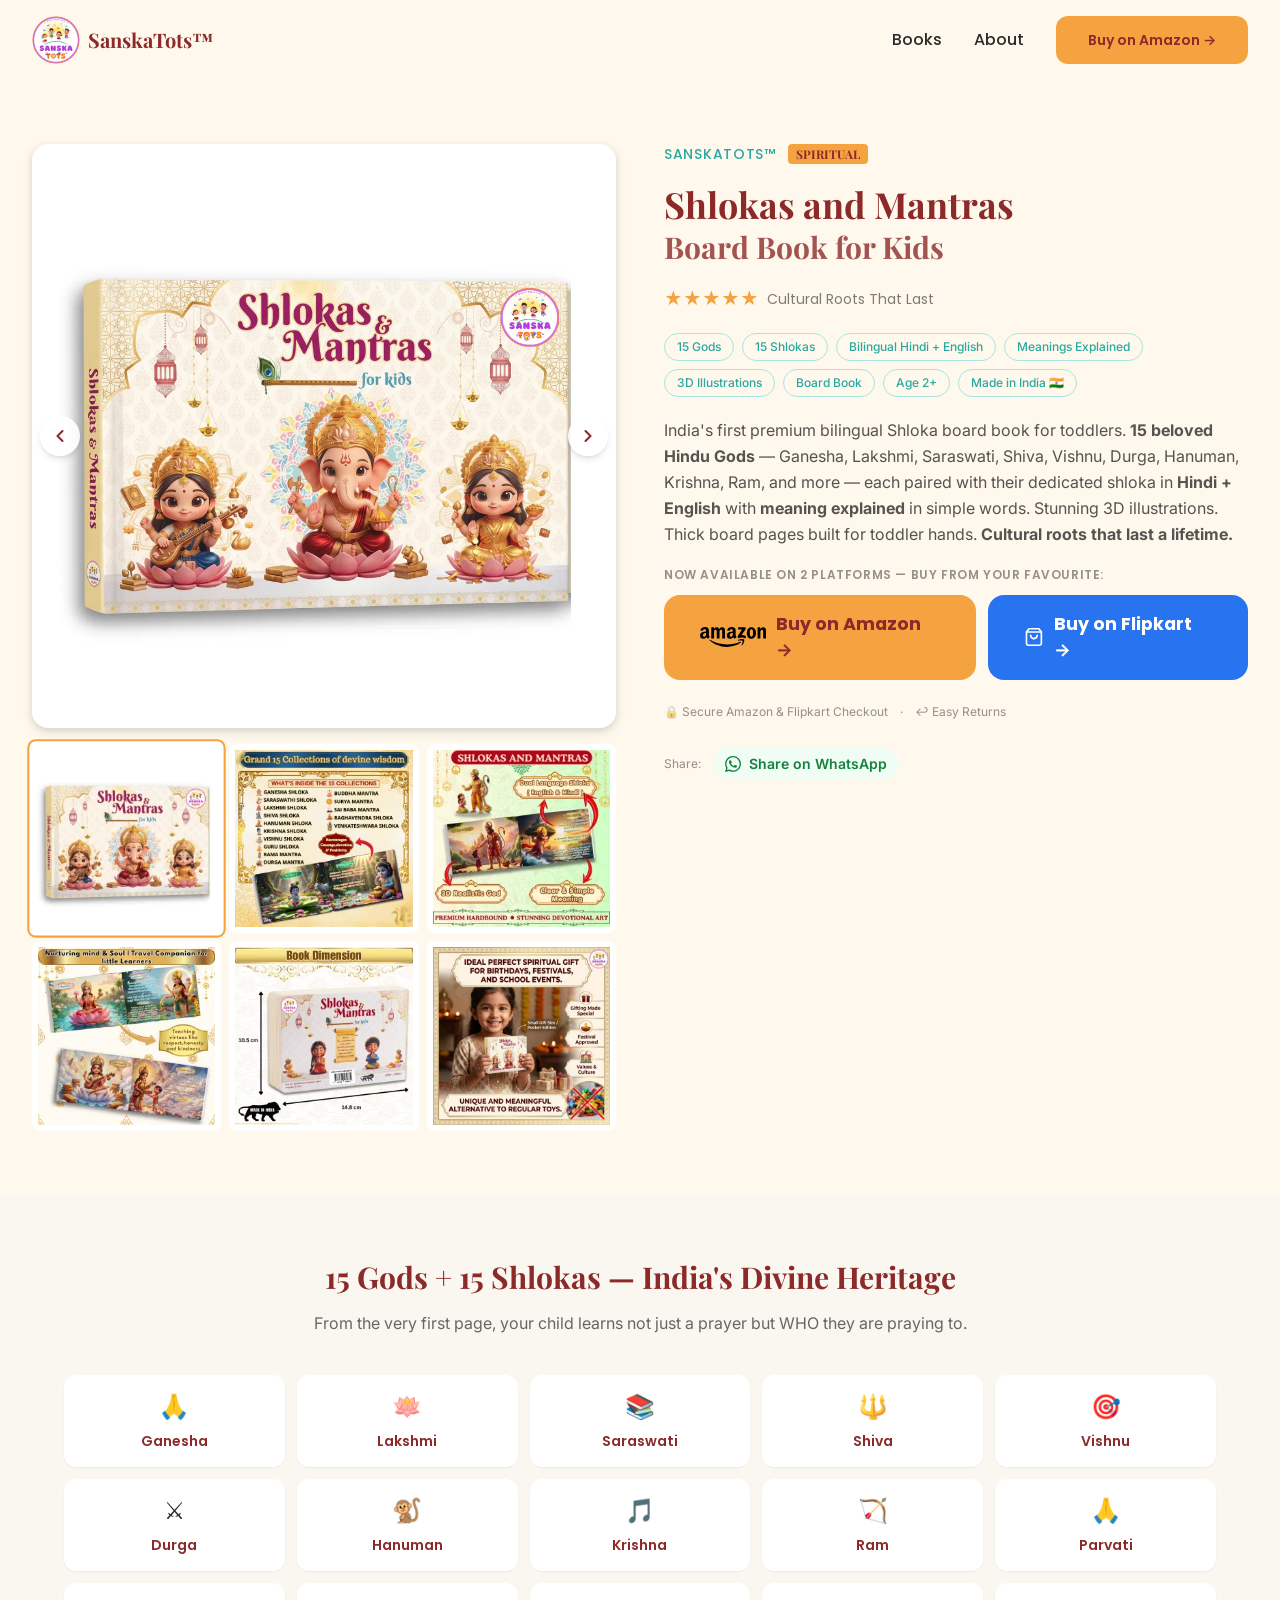
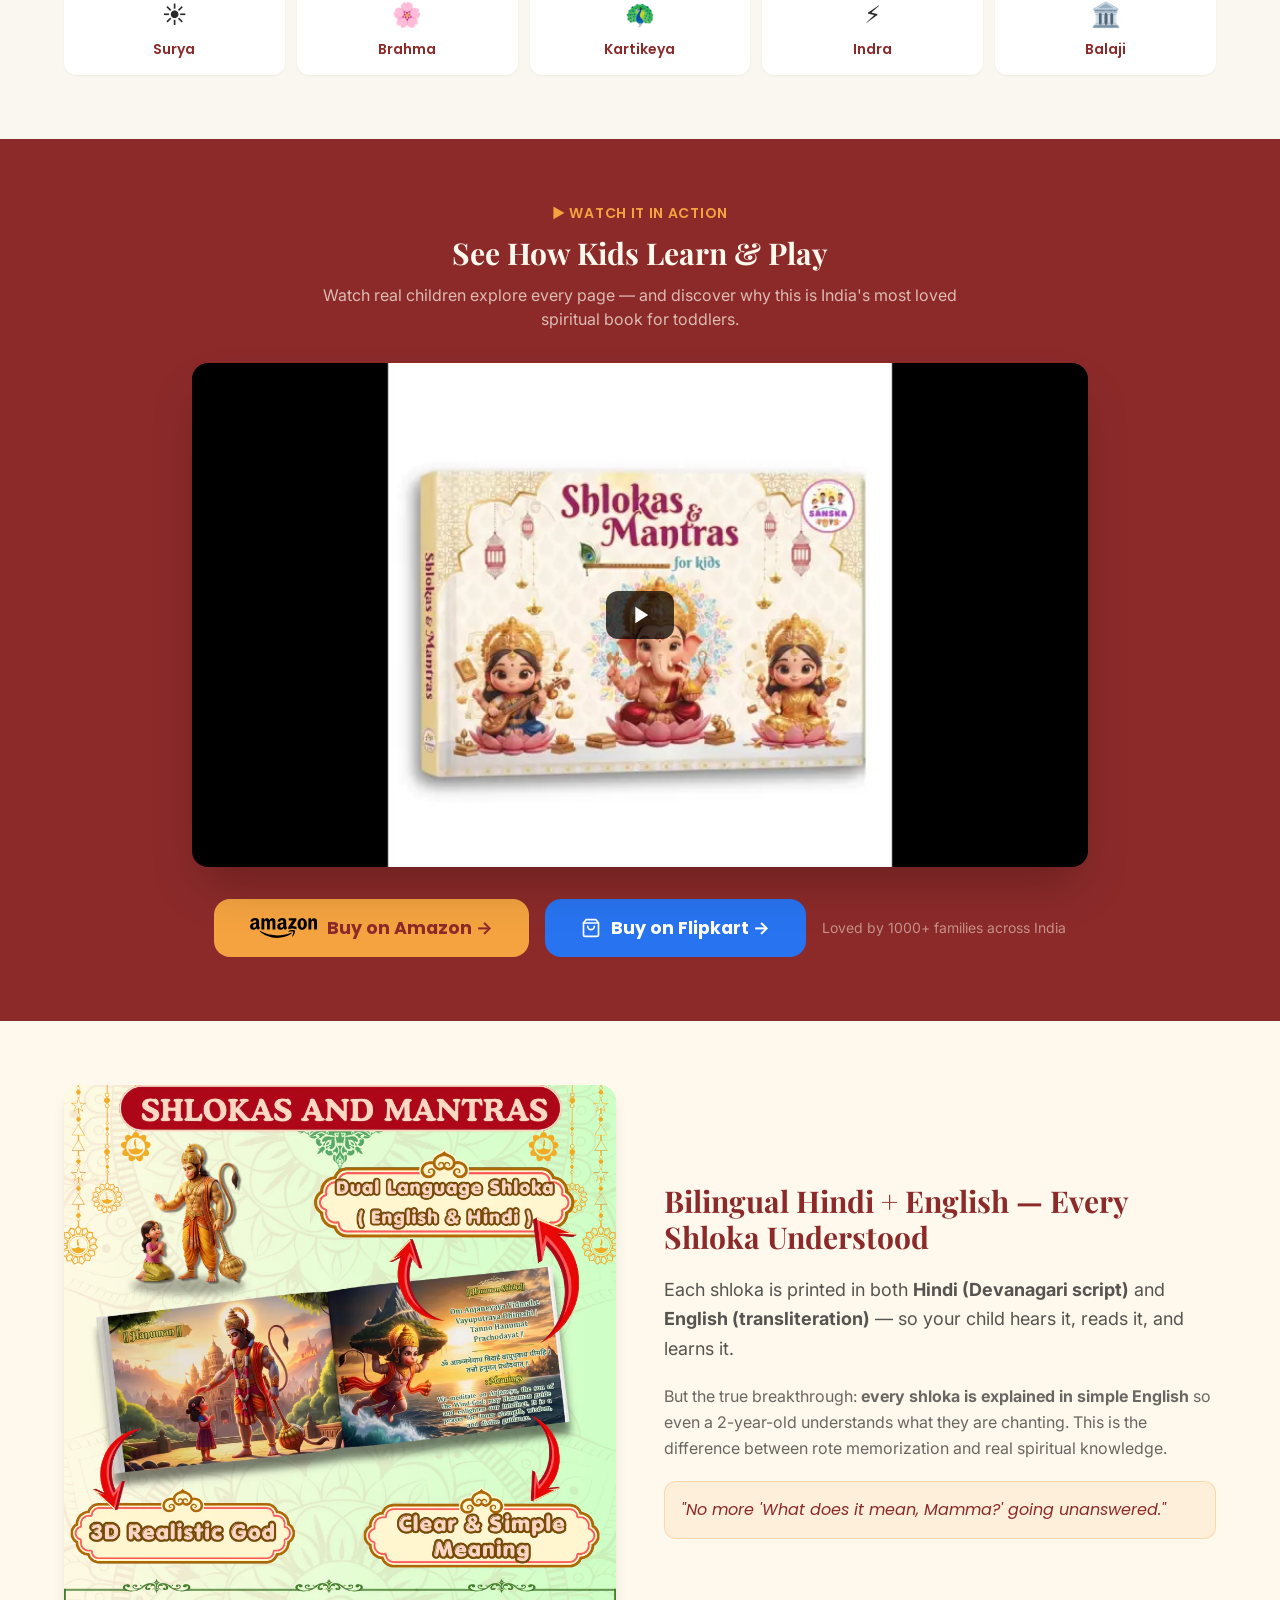
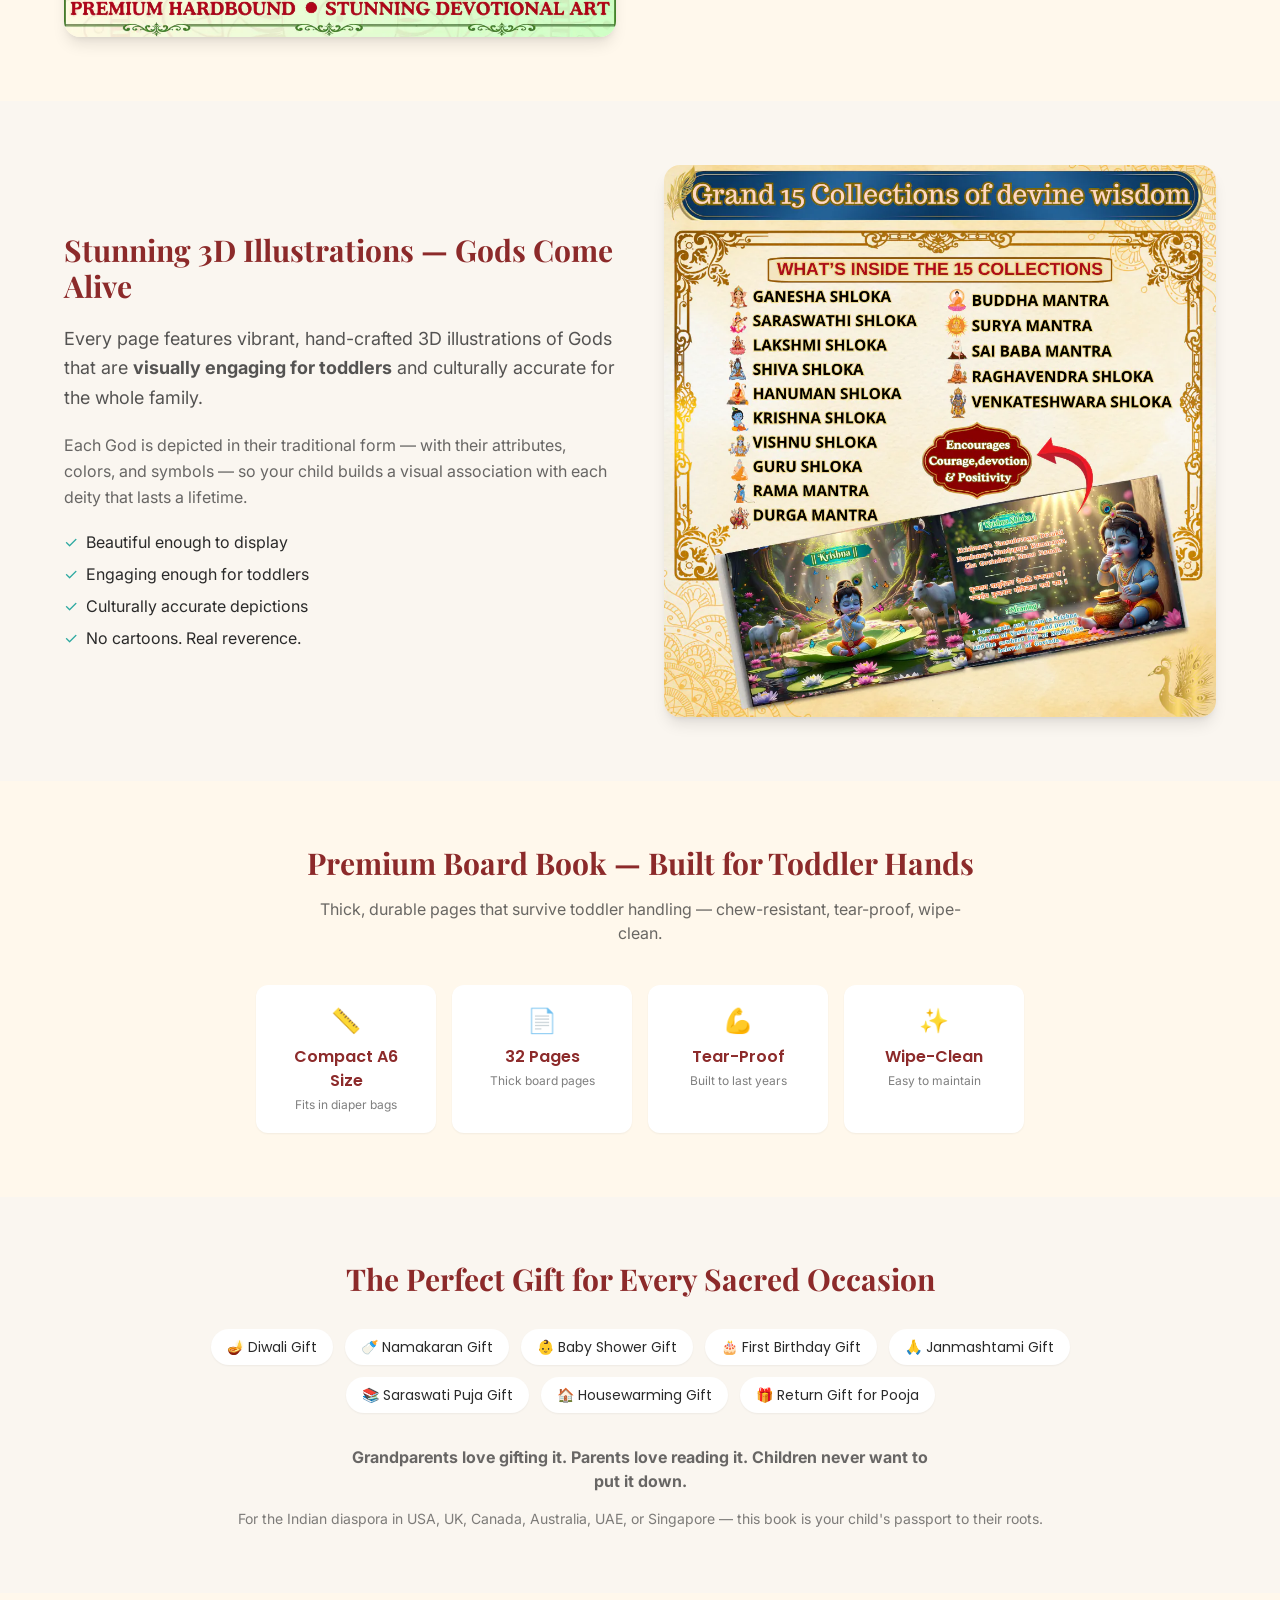
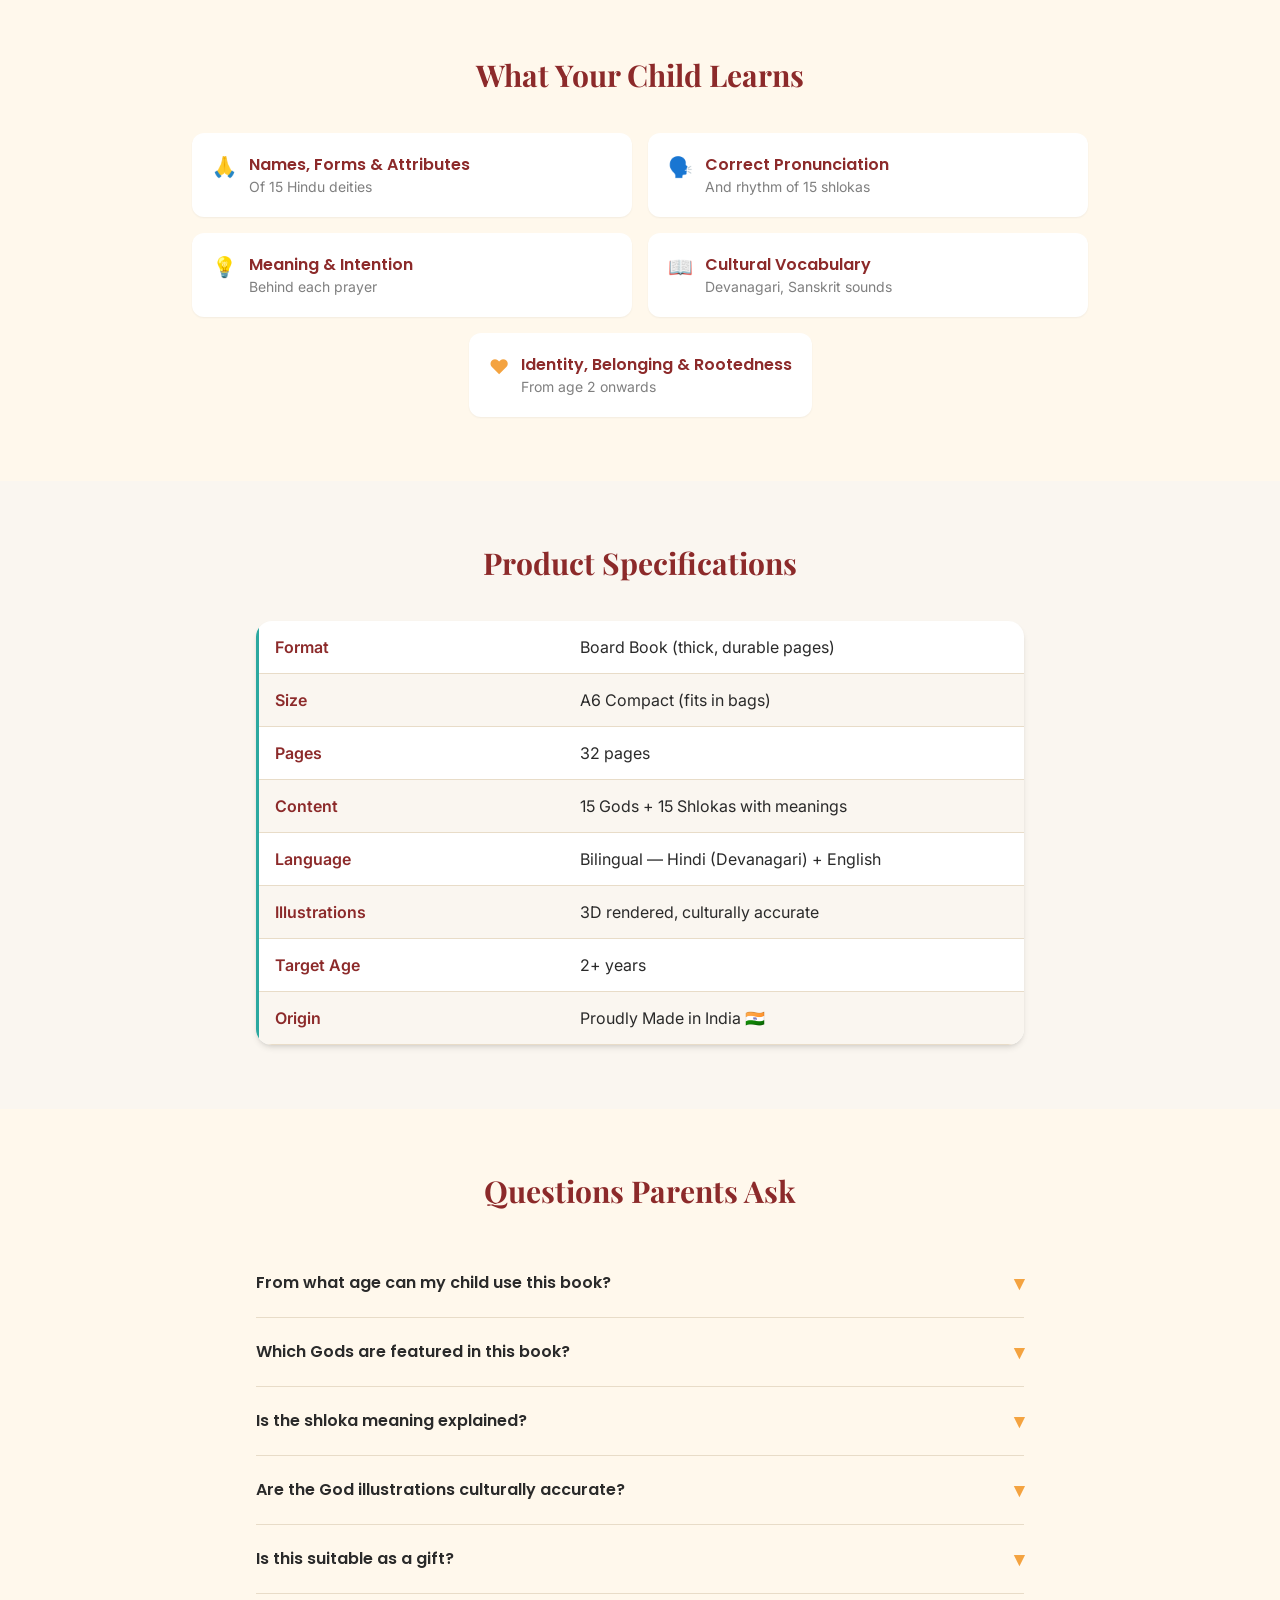
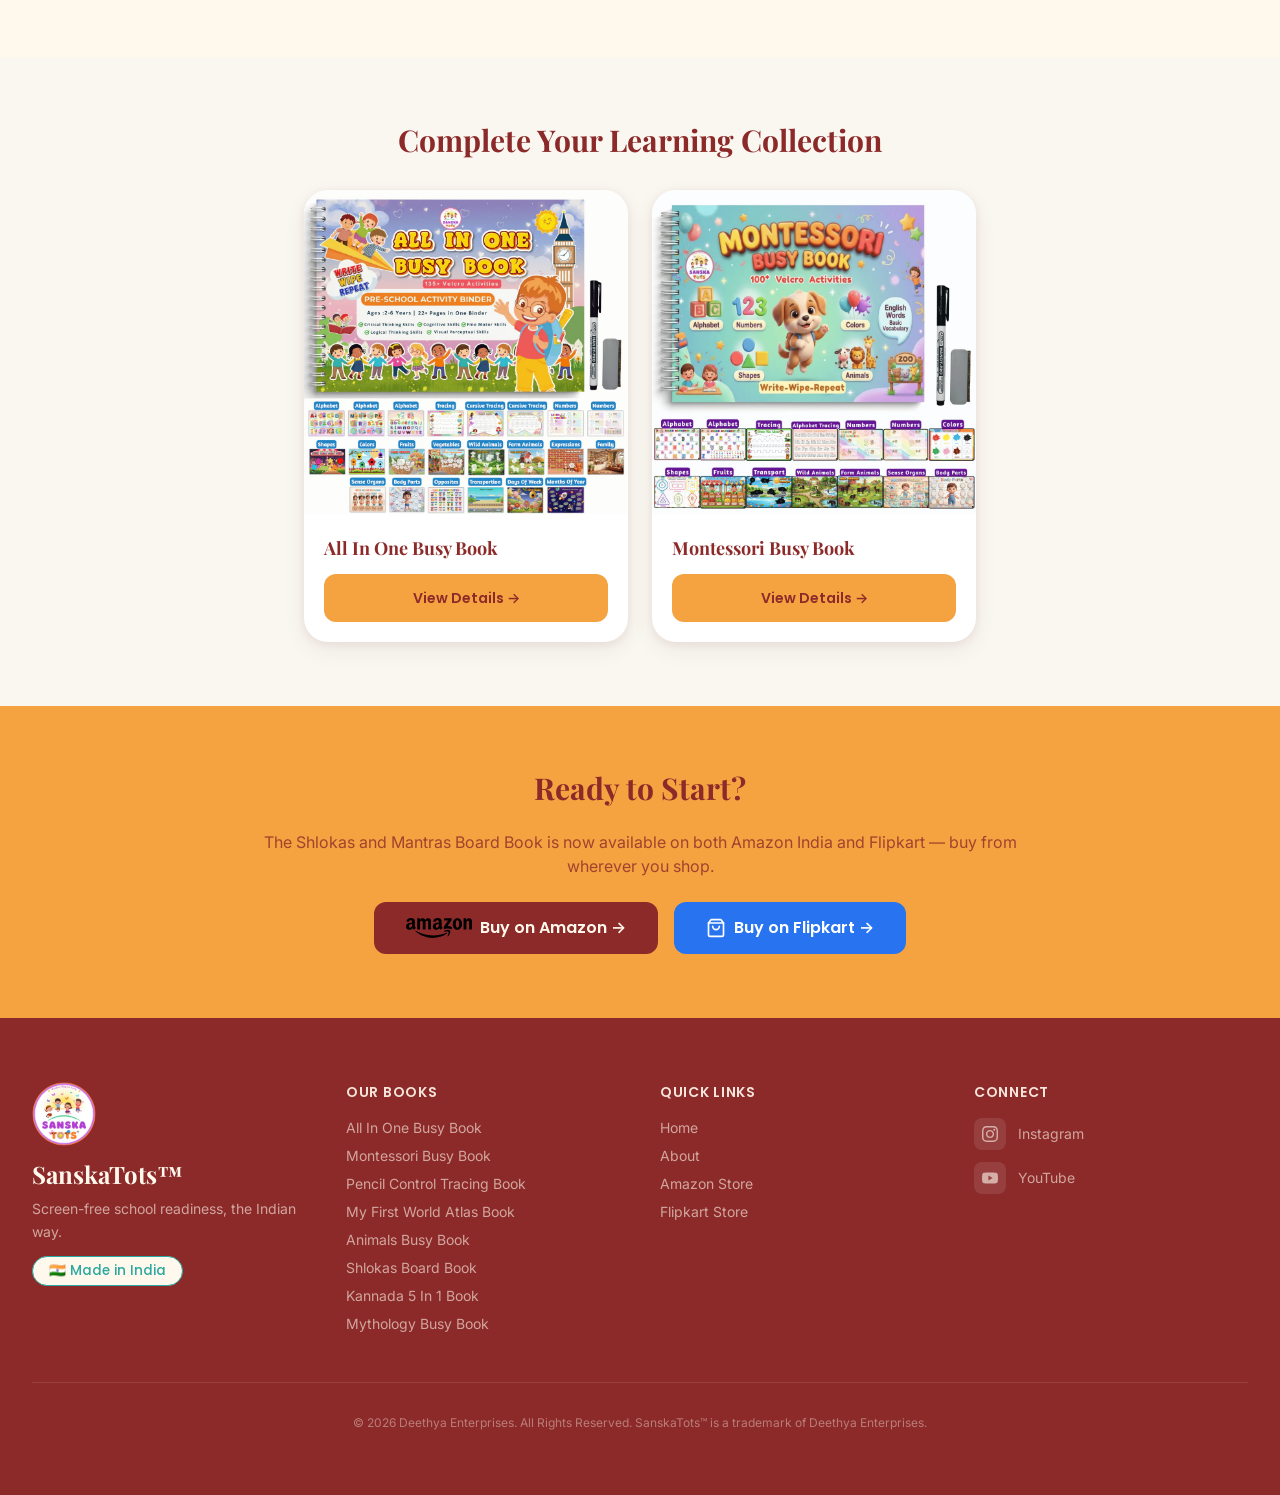
<file: products/shlokas-board-book.html>
<!DOCTYPE html>
<html lang="en">
<head>
  <meta charset="UTF-8" />
  <meta name="viewport" content="width=device-width, initial-scale=1.0" />
  <title>SanskaTots Shlokas and Mantras Board Book | 15 Gods | Bilingual Hindi + English | Age 2+</title>
  <meta name="description" content="India's first premium bilingual Shloka board book. 15 Gods, 15 Shlokas with meanings explained. Hindi + English. 3D illustrations. Board book format. Age 2+. Made in India." />
  <link rel="canonical" href="https://www.sanskatots.com/products/shlokas-board-book.html" />
  <link rel="icon" type="image/png" href="/images/SanskaTots-logo.png" />

  <!-- Open Graph -->
  <meta property="og:title" content="SanskaTots Shlokas and Mantras Board Book — 15 Gods, Bilingual Hindi + English" />
  <meta property="og:description" content="India's first premium bilingual Shloka board book. 15 Gods with meanings explained. 3D illustrations. Age 2+." />
  <meta property="og:image" content="https://www.sanskatots.com/images/shloka-and-mantra-book/1.webp" />
  <meta property="og:url" content="https://www.sanskatots.com/products/shlokas-board-book.html" />
  <meta property="og:type" content="product" />
  <meta property="og:site_name" content="SanskaTots™" />

  <!-- Structured Data -->
  <script type="application/ld+json">
  {
    "@context": "https://schema.org",
    "@type": "Product",
    "name": "SanskaTots Shlokas and Mantras Board Book",
    "image": [
      "https://www.sanskatots.com/images/shloka-and-mantra-book/1.webp",
      "https://www.sanskatots.com/images/shloka-and-mantra-book/2.webp",
      "https://www.sanskatots.com/images/shloka-and-mantra-book/3.webp",
      "https://www.sanskatots.com/images/shloka-and-mantra-book/4.webp",
      "https://www.sanskatots.com/images/shloka-and-mantra-book/5.webp",
      "https://www.sanskatots.com/images/shloka-and-mantra-book/6.webp"
    ],
    "description": "India's first premium bilingual Shloka board book for toddlers. 15 Gods, 15 Shlokas with meanings explained in simple English. Bilingual Hindi + English. 3D illustrations. Compact A6 board book format.",
    "brand": {
      "@type": "Brand",
      "name": "SanskaTots"
      }
      }
  </script>

  <!-- FAQ Schema -->
  <script type="application/ld+json">
  {
    "@context": "https://schema.org",
    "@type": "FAQPage",
    "mainEntity": [
      {
        "@type": "Question",
        "name": "From what age can my child use this book?",
        "acceptedAnswer": {
          "@type": "Answer",
          "text": "From 2 years onwards. The board book format is designed to survive toddler handling. The simple English explanations make shlokas accessible even to very young children."
        }
      },
      {
        "@type": "Question",
        "name": "Which Gods are featured in this book?",
        "acceptedAnswer": {
          "@type": "Answer",
          "text": "15 beloved Hindu Gods including Ganesha, Lakshmi, Saraswati, Shiva, Vishnu, Durga, Hanuman, Krishna, Ram, and more — each with their dedicated shloka and meaning."
        }
      },
      {
        "@type": "Question",
        "name": "Is the shloka meaning explained?",
        "acceptedAnswer": {
          "@type": "Answer",
          "text": "Yes — every shloka is explained in simple, age-appropriate English so your child understands what they are chanting, not just memorizing."
        }
      },
      {
        "@type": "Question",
        "name": "Is this suitable as a gift?",
        "acceptedAnswer": {
          "@type": "Answer",
          "text": "Absolutely — perfect for Diwali, Namakaran, baby showers, Janmashtami, and any spiritual occasion. Grandparents especially love gifting this."
        }
      }
    ]
  }
  </script>

  <!-- Fonts -->
  <link rel="preconnect" href="https://fonts.googleapis.com">
  <link rel="preconnect" href="https://fonts.gstatic.com" crossorigin>
  <link href="https://fonts.googleapis.com/css2?family=Playfair+Display:wght@600;700;800&family=Inter:wght@400;500;600&family=Poppins:wght@500;600;700&display=swap" rel="stylesheet">

  <!-- Tailwind CSS — prebuilt & minified (see tailwind.config.js) -->
  <link rel="stylesheet" href="../css/tailwind.css" />

  <link rel="stylesheet" href="../css/style.css" />

  <!-- LCP image -->
  <link rel="preload" as="image" href="../images/shloka-and-mantra-book/1.webp" fetchpriority="high" />
</head>
<body class="font-body bg-cream">

  <!-- Skip Link -->
  <a href="#main-content" class="sr-only focus:not-sr-only focus:absolute focus:top-4 focus:left-4 focus:z-[200] focus:bg-saffron focus:text-maroon focus:px-4 focus:py-2 focus:rounded-lg">Skip to content</a>

  <!-- Navigation -->
  <nav class="nav-sticky fixed top-0 left-0 right-0 z-50 px-4 md:px-8 py-4">
    <div class="max-w-7xl mx-auto flex items-center justify-between">
      <a href="../index.html" class="flex items-center gap-2">
        <img src="../images/SanskaTots-logo.webp" alt="SanskaTots™" class="h-12 w-12 rounded-full" width="48" height="48" />
        <span class="font-heading text-xl font-bold text-maroon hidden sm:inline">SanskaTots™</span>
      </a>
      <div class="hidden md:flex items-center gap-8">
        <a href="../books.html" class="font-ui font-medium text-charcoal hover:text-saffron-dark transition-colors">Books</a>
        <a href="../about.html" class="font-ui font-medium text-charcoal hover:text-saffron-dark transition-colors">About</a>
        <a href="https://www.amazon.in/dp/8168580877?tag=sanskatots-21&utm_source=sanskatots-website&utm_medium=header-nav&utm_campaign=shlokas-board-book" target="_blank" rel="noopener noreferrer" class="btn-primary text-sm" data-amazon-cta data-product-name="Shlokas Board Book" data-placement="header-nav">
          Buy on Amazon →
        </a>
      </div>
      <button id="nav-hamburger" class="md:hidden flex flex-col gap-1.5 p-2" aria-label="Open navigation menu">
        <span class="block w-6 h-0.5 bg-maroon rounded"></span>
        <span class="block w-6 h-0.5 bg-maroon rounded"></span>
        <span class="block w-6 h-0.5 bg-maroon rounded"></span>
      </button>
    </div>
  </nav>

  <!-- Mobile Nav Overlay -->
  <div id="mobile-nav-overlay" class="mobile-nav-overlay flex flex-col items-center justify-center gap-8">
    <button id="mobile-nav-close" class="absolute top-6 right-6 text-cream text-3xl" aria-label="Close navigation">✕</button>
    <a href="../index.html" class="flex flex-col items-center gap-3">
      <img src="../images/SanskaTots-logo.webp" alt="SanskaTots™" class="h-20 w-20 rounded-full" width="80" height="80" />
      <span class="text-cream font-heading text-2xl font-bold">SanskaTots™</span>
    </a>
    <a href="../books.html" class="text-cream font-ui text-xl">Books</a>
    <a href="../about.html" class="text-cream font-ui text-xl">About</a>
    <a href="https://www.amazon.in/dp/8168580877?tag=sanskatots-21&utm_source=sanskatots-website&utm_medium=mobile-nav&utm_campaign=shlokas-board-book" target="_blank" rel="noopener noreferrer" class="btn-primary text-lg mt-4" data-amazon-cta data-product-name="Shlokas Board Book" data-placement="mobile-nav">
      Buy on Amazon →
    </a>
  </div>

  <!-- Main Content -->
  <main id="main-content" class="pt-20">

    <!-- Product Hero Section -->
    <section class="py-8 md:py-16 px-4 md:px-8">
      <div class="max-w-7xl mx-auto grid grid-cols-1 lg:grid-cols-2 gap-8 lg:gap-12 items-start">

        <!-- Image Gallery -->
        <div data-gallery class="space-y-4">
          <!-- Main Image -->
          <div class="gallery-main relative aspect-square bg-white flex items-center justify-center p-4">
            <img
              src="../images/shloka-and-mantra-book/1.webp"
              fetchpriority="high"
              decoding="async"
              alt="SanskaTots Shlokas and Mantras Board Book — 15 Gods with 3D illustrations"
              class="max-w-full max-h-full object-contain transition-opacity duration-200"
              width="600"
              height="600"
            />
            <!-- Prev Button -->
            <button class="gallery-prev absolute left-2 top-1/2 -translate-y-1/2 bg-white/90 hover:bg-white text-maroon rounded-full w-10 h-10 flex items-center justify-center shadow-md transition-all hover:scale-110 z-10" aria-label="Previous image">
              <svg xmlns="http://www.w3.org/2000/svg" class="w-5 h-5" viewBox="0 0 24 24" fill="none" stroke="currentColor" stroke-width="2.5" stroke-linecap="round" stroke-linejoin="round"><polyline points="15 18 9 12 15 6"/></svg>
            </button>
            <!-- Next Button -->
            <button class="gallery-next absolute right-2 top-1/2 -translate-y-1/2 bg-white/90 hover:bg-white text-maroon rounded-full w-10 h-10 flex items-center justify-center shadow-md transition-all hover:scale-110 z-10" aria-label="Next image">
              <svg xmlns="http://www.w3.org/2000/svg" class="w-5 h-5" viewBox="0 0 24 24" fill="none" stroke="currentColor" stroke-width="2.5" stroke-linecap="round" stroke-linejoin="round"><polyline points="9 18 15 12 9 6"/></svg>
            </button>
          </div>
          <!-- Thumbnails -->
          <div class="grid grid-cols-3 gap-2">
            <div class="gallery-thumb active aspect-square bg-white p-1" data-src="../images/shloka-and-mantra-book/1.webp" data-alt="Shlokas Board Book cover">
              <img src="../images/shloka-and-mantra-book/1-thumb.webp" alt="Book cover" class="w-full h-full object-contain" loading="lazy" />
            </div>
            <div class="gallery-thumb aspect-square bg-white p-1" data-src="../images/shloka-and-mantra-book/2.webp" data-alt="Inside pages with Gods and Shlokas">
              <img src="../images/shloka-and-mantra-book/2-thumb.webp" alt="Inside pages" class="w-full h-full object-contain" loading="lazy" />
            </div>
            <div class="gallery-thumb aspect-square bg-white p-1" data-src="../images/shloka-and-mantra-book/3.webp" data-alt="3D illustrations of Gods">
              <img src="../images/shloka-and-mantra-book/3-thumb.webp" alt="3D illustrations" class="w-full h-full object-contain" loading="lazy" />
            </div>
            <div class="gallery-thumb aspect-square bg-white p-1" data-src="../images/shloka-and-mantra-book/4.webp" data-alt="More 3D illustrations of Gods">
              <img src="../images/shloka-and-mantra-book/4-thumb.webp" alt="More 3D illustrations" class="w-full h-full object-contain" loading="lazy" />
            </div>
            <div class="gallery-thumb aspect-square bg-white p-1" data-src="../images/shloka-and-mantra-book/5.webp" data-alt="Even More 3D illustrations of Gods">
              <img src="../images/shloka-and-mantra-book/5-thumb.webp" alt="Even More 3D illustrations" class="w-full h-full object-contain" loading="lazy" />
            </div>
            <div class="gallery-thumb aspect-square bg-white p-1" data-src="../images/shloka-and-mantra-book/6.webp" data-alt="Final 3D illustrations of Gods">
              <img src="../images/shloka-and-mantra-book/6-thumb.webp" alt="Final 3D illustrations" class="w-full h-full object-contain" loading="lazy" />
            </div>
          </div>
        </div>

        <!-- Product Info -->
        <div class="space-y-5">
          <div class="flex items-center gap-3">
            <span class="font-ui text-sm font-medium text-teal tracking-wider uppercase">SanskaTots™</span>
            <span class="bg-saffron text-maroon text-xs font-heading font-bold px-2 py-0.5 rounded">SPIRITUAL</span>
          </div>
          
          <h1 class="font-heading text-3xl md:text-4xl font-bold leading-tight">
            Shlokas and Mantras<br>
            <span class="text-2xl md:text-3xl text-maroon/80">Board Book for Kids</span>
          </h1>

          <!-- Rating -->
          <div class="flex items-center gap-2">
            <span class="text-saffron text-lg">★★★★★</span>
            <span class="text-sm text-charcoal/60 font-ui">Cultural Roots That Last</span>
          </div>

          <!-- Tags -->
          <div class="flex flex-wrap gap-2">
            <span class="tag-chip">15 Gods</span>
            <span class="tag-chip">15 Shlokas</span>
            <span class="tag-chip">Bilingual Hindi + English</span>
            <span class="tag-chip">Meanings Explained</span>
            <span class="tag-chip">3D Illustrations</span>
            <span class="tag-chip">Board Book</span>
            <span class="tag-chip">Age 2+</span>
            <span class="tag-chip">Made in India 🇮🇳</span>
          </div>

          <!-- Short Description -->
          <p class="text-charcoal/80 leading-relaxed">
            India's first premium bilingual Shloka board book for toddlers. <strong>15 beloved Hindu Gods</strong> — 
            Ganesha, Lakshmi, Saraswati, Shiva, Vishnu, Durga, Hanuman, Krishna, Ram, and more — each paired with 
            their dedicated shloka in <strong>Hindi + English</strong> with <strong>meaning explained</strong> in 
            simple words. Stunning 3D illustrations. Thick board pages built for toddler hands. 
            <strong>Cultural roots that last a lifetime.</strong>
          </p>

          <!-- Buy Buttons -->
          <div class="space-y-3">
            <p class="font-ui text-xs font-semibold uppercase tracking-wider text-charcoal/50">Now available on 2 platforms — buy from your favourite:</p>
            <div class="flex flex-col sm:flex-row gap-3">
              <a 
                href="https://www.amazon.in/dp/8168580877?tag=sanskatots-21&utm_source=sanskatots-website&utm_medium=product-detail&utm_campaign=shlokas-board-book" 
                target="_blank" 
                rel="noopener noreferrer" 
                class="btn-amazon w-full sm:w-auto justify-center"
                data-amazon-cta 
                data-product-name="Shlokas Board Book" 
                data-placement="product-detail"
              >
                <img src="../images/brand/amazon-logo.svg" alt="Amazon" style="height:20px;width:auto;filter:brightness(0);">
                Buy on Amazon →
              </a>
              <a 
                href="https://dl.flipkart.com/s/jq8VS1uuuN" 
                target="_blank" 
                rel="noopener noreferrer" 
                class="btn-flipkart w-full sm:w-auto justify-center"
                data-flipkart-cta 
                data-product-name="Shlokas Board Book" 
                data-placement="product-detail"
              >
                <svg xmlns="http://www.w3.org/2000/svg" class="w-5 h-5" viewBox="0 0 24 24" fill="none" stroke="currentColor" stroke-width="2" stroke-linecap="round" stroke-linejoin="round"><path d="M6 2 3 6v14a2 2 0 0 0 2 2h14a2 2 0 0 0 2-2V6l-3-4z"/><line x1="3" y1="6" x2="21" y2="6"/><path d="M16 10a4 4 0 0 1-8 0"/></svg>
                Buy on Flipkart →
              </a>
            </div>
          </div>

          <!-- Trust signals -->
          <div class="flex flex-wrap items-center gap-3 text-xs text-charcoal/50 pt-1">
            <span>🔒 Secure Amazon &amp; Flipkart Checkout</span>
            <span>·</span>
            <span>↩️ Easy Returns</span>
          </div>

          <!-- Share -->
          <div class="flex items-center gap-3 pt-2">
            <span class="text-xs text-charcoal/50">Share:</span>
            <a href="https://wa.me/?text=Check%20out%20this%20beautiful%20Shlokas%20and%20Mantras%20Board%20Book%20for%20kids%20by%20SanskaTots!%20https://www.sanskatots.com/products/shlokas-board-book.html" target="_blank" rel="noopener noreferrer" class="flex items-center gap-2 bg-green-50 hover:bg-green-500 text-green-700 hover:text-white rounded-full px-3 py-1.5 text-sm font-semibold transition-all duration-200">
              <svg xmlns="http://www.w3.org/2000/svg" class="w-4 h-4" viewBox="0 0 24 24" fill="currentColor"><path d="M17.472 14.382c-.297-.149-1.758-.867-2.03-.967-.273-.099-.471-.148-.67.15-.197.297-.767.966-.94 1.164-.173.199-.347.223-.644.075-.297-.15-1.255-.463-2.39-1.475-.883-.788-1.48-1.761-1.653-2.059-.173-.297-.018-.458.13-.606.134-.133.298-.347.446-.52.149-.174.198-.298.298-.497.099-.198.05-.371-.025-.52-.075-.149-.669-1.612-.916-2.207-.242-.579-.487-.5-.669-.51-.173-.008-.371-.01-.57-.01-.198 0-.52.074-.792.372-.272.297-1.04 1.016-1.04 2.479 0 1.462 1.065 2.875 1.213 3.074.149.198 2.096 3.2 5.077 4.487.709.306 1.262.489 1.694.625.712.227 1.36.195 1.871.118.571-.085 1.758-.719 2.006-1.413.248-.694.248-1.289.173-1.413-.074-.124-.272-.198-.57-.347m-5.421 7.403h-.004a9.87 9.87 0 0 1-5.031-1.378l-.361-.214-3.741.982.998-3.648-.235-.374a9.86 9.86 0 0 1-1.51-5.26c.001-5.45 4.436-9.884 9.888-9.884 2.64 0 5.122 1.03 6.988 2.898a9.825 9.825 0 0 1 2.893 6.994c-.003 5.45-4.437 9.884-9.885 9.884m8.413-18.297A11.815 11.815 0 0 0 12.05 0C5.495 0 .16 5.335.157 11.892c0 2.096.547 4.142 1.588 5.945L.057 24l6.305-1.654a11.882 11.882 0 0 0 5.683 1.448h.005c6.554 0 11.89-5.335 11.893-11.893a11.821 11.821 0 0 0-3.48-8.413z"/></svg>
              Share on WhatsApp
            </a>
          </div>
        </div>
      </div>
    </section>

    <!-- Feature Section: 15 Gods Featured -->
    <section class="py-16 px-4 md:px-8 bg-off-white" data-animate>
      <div class="max-w-6xl mx-auto">
        <h2 class="font-heading text-2xl md:text-3xl font-bold text-center mb-4">15 Gods + 15 Shlokas — India's Divine Heritage</h2>
        <p class="text-center text-charcoal/70 mb-10 max-w-2xl mx-auto">From the very first page, your child learns not just a prayer but WHO they are praying to.</p>

        <div class="grid grid-cols-3 md:grid-cols-5 gap-3 mt-8">
          <div class="bg-white rounded-xl p-4 text-center shadow-sm">
            <div class="text-2xl mb-2">🙏</div>
            <div class="font-ui font-semibold text-sm text-maroon">Ganesha</div>
          </div>
          <div class="bg-white rounded-xl p-4 text-center shadow-sm">
            <div class="text-2xl mb-2">🪷</div>
            <div class="font-ui font-semibold text-sm text-maroon">Lakshmi</div>
          </div>
          <div class="bg-white rounded-xl p-4 text-center shadow-sm">
            <div class="text-2xl mb-2">📚</div>
            <div class="font-ui font-semibold text-sm text-maroon">Saraswati</div>
          </div>
          <div class="bg-white rounded-xl p-4 text-center shadow-sm">
            <div class="text-2xl mb-2">🔱</div>
            <div class="font-ui font-semibold text-sm text-maroon">Shiva</div>
          </div>
          <div class="bg-white rounded-xl p-4 text-center shadow-sm">
            <div class="text-2xl mb-2">🎯</div>
            <div class="font-ui font-semibold text-sm text-maroon">Vishnu</div>
          </div>
          <div class="bg-white rounded-xl p-4 text-center shadow-sm">
            <div class="text-2xl mb-2">⚔️</div>
            <div class="font-ui font-semibold text-sm text-maroon">Durga</div>
          </div>
          <div class="bg-white rounded-xl p-4 text-center shadow-sm">
            <div class="text-2xl mb-2">🐒</div>
            <div class="font-ui font-semibold text-sm text-maroon">Hanuman</div>
          </div>
          <div class="bg-white rounded-xl p-4 text-center shadow-sm">
            <div class="text-2xl mb-2">🎵</div>
            <div class="font-ui font-semibold text-sm text-maroon">Krishna</div>
          </div>
          <div class="bg-white rounded-xl p-4 text-center shadow-sm">
            <div class="text-2xl mb-2">🏹</div>
            <div class="font-ui font-semibold text-sm text-maroon">Ram</div>
          </div>
          <div class="bg-white rounded-xl p-4 text-center shadow-sm">
            <div class="text-2xl mb-2">🙏</div>
            <div class="font-ui font-semibold text-sm text-maroon">Parvati</div>
          </div>
          <div class="bg-white rounded-xl p-4 text-center shadow-sm">
            <div class="text-2xl mb-2">☀️</div>
            <div class="font-ui font-semibold text-sm text-maroon">Surya</div>
          </div>
          <div class="bg-white rounded-xl p-4 text-center shadow-sm">
            <div class="text-2xl mb-2">🌸</div>
            <div class="font-ui font-semibold text-sm text-maroon">Brahma</div>
          </div>
          <div class="bg-white rounded-xl p-4 text-center shadow-sm">
            <div class="text-2xl mb-2">🦚</div>
            <div class="font-ui font-semibold text-sm text-maroon">Kartikeya</div>
          </div>
          <div class="bg-white rounded-xl p-4 text-center shadow-sm">
            <div class="text-2xl mb-2">⚡</div>
            <div class="font-ui font-semibold text-sm text-maroon">Indra</div>
          </div>
          <div class="bg-white rounded-xl p-4 text-center shadow-sm">
            <div class="text-2xl mb-2">🏛️</div>
            <div class="font-ui font-semibold text-sm text-maroon">Balaji</div>
          </div>
        </div>
      </div>
    </section>

    <!-- Product Video Section -->
    <section class="py-16 px-4 md:px-8 bg-maroon" data-animate>
      <div class="max-w-4xl mx-auto text-center">
        <p class="font-ui text-saffron text-sm font-semibold uppercase tracking-wider mb-3">▶ Watch It In Action</p>
        <h2 class="font-heading text-2xl md:text-3xl font-bold text-cream mb-3">See How Kids Learn &amp; Play</h2>
        <p class="text-cream/70 mb-8 max-w-2xl mx-auto">Watch real children explore every page — and discover why this is India's most loved spiritual book for toddlers.</p>
        <!-- Responsive 16:9 YouTube embed -->
        <div class="relative w-full rounded-2xl overflow-hidden shadow-2xl" style="padding-bottom: 56.25%; height: 0;">
          <button
            class="yt-facade"
            data-yt-id="lkNTEnJPYN4"
            data-yt-title="SanskaTots Shlokas Board Book — Watch in Action"
            aria-label="Play video: SanskaTots Shlokas Board Book — Watch in Action"
          >
            <img src="../images/video-thumbs/lkNTEnJPYN4.webp" alt="" loading="lazy" decoding="async" width="854" height="480" />
          </button>
        </div>
        <div class="mt-8 flex flex-col sm:flex-row items-center justify-center gap-4">
          <a
            href="https://www.amazon.in/dp/8168580877?tag=sanskatots-21&utm_source=sanskatots-website&utm_medium=video-section&utm_campaign=shlokas-board-book"
            target="_blank"
            rel="noopener noreferrer"
            class="btn-amazon"
            data-amazon-cta
            data-product-name="Shlokas Board Book"
            data-placement="video-section"
          >
            <img src="../images/brand/amazon-logo.svg" alt="Amazon" style="height:20px;width:auto;filter:brightness(0);">
            Buy on Amazon →
          </a>
          <a
            href="https://dl.flipkart.com/s/jq8VS1uuuN"
            target="_blank"
            rel="noopener noreferrer"
            class="btn-flipkart"
            data-flipkart-cta
            data-product-name="Shlokas Board Book"
            data-placement="video-section"
          >
            <svg xmlns="http://www.w3.org/2000/svg" class="w-5 h-5" viewBox="0 0 24 24" fill="none" stroke="currentColor" stroke-width="2" stroke-linecap="round" stroke-linejoin="round"><path d="M6 2 3 6v14a2 2 0 0 0 2 2h14a2 2 0 0 0 2-2V6l-3-4z"/><line x1="3" y1="6" x2="21" y2="6"/><path d="M16 10a4 4 0 0 1-8 0"/></svg>
            Buy on Flipkart →
          </a>
          <span class="text-cream/50 text-sm">Loved by 1000+ families across India</span>
        </div>
      </div>
    </section>

    <!-- Feature Section: Bilingual + Meaning -->
    <section class="py-16 px-4 md:px-8 bg-cream" data-animate>
      <div class="max-w-6xl mx-auto grid grid-cols-1 lg:grid-cols-2 gap-12 items-center">
        <div>
          <img 
            src="../images/shloka-and-mantra-book/3.webp" 
            alt="Bilingual Hindi + English with meaning explained"
            class="rounded-2xl shadow-lg w-full"
            loading="lazy"
            width="600"
            height="600"
          />
        </div>
        <div class="space-y-5">
          <h2 class="font-heading text-2xl md:text-3xl font-bold">Bilingual Hindi + English — Every Shloka Understood</h2>
          <p class="text-charcoal/80 leading-relaxed text-lg">
            Each shloka is printed in both <strong>Hindi (Devanagari script)</strong> and 
            <strong>English (transliteration)</strong> — so your child hears it, reads it, and learns it.
          </p>
          <p class="text-charcoal/70 leading-relaxed">
            But the true breakthrough: <strong>every shloka is explained in simple English</strong> so even 
            a 2-year-old understands what they are chanting. This is the difference between rote memorization 
            and real spiritual knowledge.
          </p>
          <div class="bg-saffron/10 border border-saffron/30 rounded-xl p-4">
            <p class="text-maroon italic font-ui">
              "No more 'What does it mean, Mamma?' going unanswered."
            </p>
          </div>
        </div>
      </div>
    </section>

    <!-- Feature Section: 3D Illustrations -->
    <section class="py-16 px-4 md:px-8 bg-off-white" data-animate>
      <div class="max-w-6xl mx-auto grid grid-cols-1 lg:grid-cols-2 gap-12 items-center">
        <div class="order-2 lg:order-1 space-y-5">
          <h2 class="font-heading text-2xl md:text-3xl font-bold">Stunning 3D Illustrations — Gods Come Alive</h2>
          <p class="text-charcoal/80 leading-relaxed text-lg">
            Every page features vibrant, hand-crafted 3D illustrations of Gods that are 
            <strong>visually engaging for toddlers</strong> and culturally accurate for the whole family.
          </p>
          <p class="text-charcoal/70 leading-relaxed">
            Each God is depicted in their traditional form — with their attributes, colors, and symbols — so 
            your child builds a visual association with each deity that lasts a lifetime.
          </p>
          <ul class="space-y-2">
            <li class="flex items-center gap-2">
              <span class="text-teal">✓</span>
              <span>Beautiful enough to display</span>
            </li>
            <li class="flex items-center gap-2">
              <span class="text-teal">✓</span>
              <span>Engaging enough for toddlers</span>
            </li>
            <li class="flex items-center gap-2">
              <span class="text-teal">✓</span>
              <span>Culturally accurate depictions</span>
            </li>
            <li class="flex items-center gap-2">
              <span class="text-teal">✓</span>
              <span>No cartoons. Real reverence.</span>
            </li>
          </ul>
        </div>
        <div class="order-1 lg:order-2">
          <img 
            src="../images/shloka-and-mantra-book/2.webp" 
            alt="Stunning 3D illustrations of Gods — culturally accurate and visually engaging"
            class="rounded-2xl shadow-lg w-full"
            loading="lazy"
            width="600"
            height="600"
          />
        </div>
      </div>
    </section>

    <!-- Feature Section: Board Book Quality -->
    <section class="py-16 px-4 md:px-8 bg-cream" data-animate>
      <div class="max-w-6xl mx-auto">
        <h2 class="font-heading text-2xl md:text-3xl font-bold text-center mb-4">Premium Board Book — Built for Toddler Hands</h2>
        <p class="text-center text-charcoal/70 mb-10 max-w-2xl mx-auto">Thick, durable pages that survive toddler handling — chew-resistant, tear-proof, wipe-clean.</p>
        
        <div class="grid grid-cols-2 md:grid-cols-4 gap-4 max-w-3xl mx-auto">
          <div class="bg-white rounded-xl p-5 text-center shadow-sm">
            <div class="text-2xl mb-2">📏</div>
            <div class="font-ui font-semibold text-maroon">Compact A6 Size</div>
            <div class="text-xs text-charcoal/60 mt-1">Fits in diaper bags</div>
          </div>
          <div class="bg-white rounded-xl p-5 text-center shadow-sm">
            <div class="text-2xl mb-2">📄</div>
            <div class="font-ui font-semibold text-maroon">32 Pages</div>
            <div class="text-xs text-charcoal/60 mt-1">Thick board pages</div>
          </div>
          <div class="bg-white rounded-xl p-5 text-center shadow-sm">
            <div class="text-2xl mb-2">💪</div>
            <div class="font-ui font-semibold text-maroon">Tear-Proof</div>
            <div class="text-xs text-charcoal/60 mt-1">Built to last years</div>
          </div>
          <div class="bg-white rounded-xl p-5 text-center shadow-sm">
            <div class="text-2xl mb-2">✨</div>
            <div class="font-ui font-semibold text-maroon">Wipe-Clean</div>
            <div class="text-xs text-charcoal/60 mt-1">Easy to maintain</div>
          </div>
        </div>
      </div>
    </section>

    <!-- Gift Positioning Section -->
    <section class="py-16 px-4 md:px-8 bg-off-white" data-animate>
      <div class="max-w-4xl mx-auto text-center">
        <h2 class="font-heading text-2xl md:text-3xl font-bold mb-8">The Perfect Gift for Every Sacred Occasion</h2>
        <div class="flex flex-wrap justify-center gap-3">
          <span class="bg-white px-4 py-2 rounded-full shadow-sm font-ui text-sm">🪔 Diwali Gift</span>
          <span class="bg-white px-4 py-2 rounded-full shadow-sm font-ui text-sm">🍼 Namakaran Gift</span>
          <span class="bg-white px-4 py-2 rounded-full shadow-sm font-ui text-sm">👶 Baby Shower Gift</span>
          <span class="bg-white px-4 py-2 rounded-full shadow-sm font-ui text-sm">🎂 First Birthday Gift</span>
          <span class="bg-white px-4 py-2 rounded-full shadow-sm font-ui text-sm">🙏 Janmashtami Gift</span>
          <span class="bg-white px-4 py-2 rounded-full shadow-sm font-ui text-sm">📚 Saraswati Puja Gift</span>
          <span class="bg-white px-4 py-2 rounded-full shadow-sm font-ui text-sm">🏠 Housewarming Gift</span>
          <span class="bg-white px-4 py-2 rounded-full shadow-sm font-ui text-sm">🎁 Return Gift for Pooja</span>
        </div>
        <p class="mt-8 text-charcoal/70 max-w-xl mx-auto">
          <strong>Grandparents love gifting it. Parents love reading it. Children never want to put it down.</strong>
        </p>
        <p class="mt-4 text-charcoal/60 text-sm">
          For the Indian diaspora in USA, UK, Canada, Australia, UAE, or Singapore — this book is your child's 
          passport to their roots.
        </p>
      </div>
    </section>

    <!-- What Your Child Learns -->
    <section class="py-16 px-4 md:px-8 bg-cream" data-animate>
      <div class="max-w-4xl mx-auto">
        <h2 class="font-heading text-2xl md:text-3xl font-bold text-center mb-10">What Your Child Learns</h2>
        <div class="grid grid-cols-1 md:grid-cols-2 gap-4">
          <div class="bg-white rounded-xl p-5 shadow-sm flex items-start gap-3">
            <span class="text-saffron text-xl">🙏</span>
            <div>
              <div class="font-ui font-semibold text-maroon">Names, Forms & Attributes</div>
              <div class="text-sm text-charcoal/60">Of 15 Hindu deities</div>
            </div>
          </div>
          <div class="bg-white rounded-xl p-5 shadow-sm flex items-start gap-3">
            <span class="text-saffron text-xl">🗣️</span>
            <div>
              <div class="font-ui font-semibold text-maroon">Correct Pronunciation</div>
              <div class="text-sm text-charcoal/60">And rhythm of 15 shlokas</div>
            </div>
          </div>
          <div class="bg-white rounded-xl p-5 shadow-sm flex items-start gap-3">
            <span class="text-saffron text-xl">💡</span>
            <div>
              <div class="font-ui font-semibold text-maroon">Meaning & Intention</div>
              <div class="text-sm text-charcoal/60">Behind each prayer</div>
            </div>
          </div>
          <div class="bg-white rounded-xl p-5 shadow-sm flex items-start gap-3">
            <span class="text-saffron text-xl">📖</span>
            <div>
              <div class="font-ui font-semibold text-maroon">Cultural Vocabulary</div>
              <div class="text-sm text-charcoal/60">Devanagari, Sanskrit sounds</div>
            </div>
          </div>
          <div class="bg-white rounded-xl p-5 shadow-sm flex items-start gap-3 md:col-span-2 md:max-w-md md:mx-auto">
            <span class="text-saffron text-xl">❤️</span>
            <div>
              <div class="font-ui font-semibold text-maroon">Identity, Belonging & Rootedness</div>
              <div class="text-sm text-charcoal/60">From age 2 onwards</div>
            </div>
          </div>
        </div>
      </div>
    </section>

    <!-- Product Specifications -->
    <section class="py-16 px-4 md:px-8 bg-off-white" data-animate>
      <div class="max-w-3xl mx-auto">
        <h2 class="font-heading text-2xl md:text-3xl font-bold text-center mb-10">Product Specifications</h2>
        <div class="bg-white rounded-2xl overflow-hidden shadow-md">
          <table class="spec-table">
            <tbody>
              <tr>
                <td>Format</td>
                <td>Board Book (thick, durable pages)</td>
              </tr>
              <tr>
                <td>Size</td>
                <td>A6 Compact (fits in bags)</td>
              </tr>
              <tr>
                <td>Pages</td>
                <td>32 pages</td>
              </tr>
              <tr>
                <td>Content</td>
                <td>15 Gods + 15 Shlokas with meanings</td>
              </tr>
              <tr>
                <td>Language</td>
                <td>Bilingual — Hindi (Devanagari) + English</td>
              </tr>
              <tr>
                <td>Illustrations</td>
                <td>3D rendered, culturally accurate</td>
              </tr>
              <tr>
                <td>Target Age</td>
                <td>2+ years</td>
              </tr>
              <tr>
                <td>Origin</td>
                <td>Proudly Made in India 🇮🇳</td>
              </tr>
            </tbody>
          </table>
        </div>
      </div>
    </section>

    <!-- FAQ Section -->
    <section class="py-16 px-4 md:px-8 bg-cream" data-animate>
      <div class="max-w-3xl mx-auto">
        <h2 class="font-heading text-2xl md:text-3xl font-bold text-center mb-10">Questions Parents Ask</h2>

        <div class="space-y-0">
          <div class="faq-item">
            <div class="faq-question">
              <span>From what age can my child use this book?</span>
              <span class="faq-arrow text-xl">▾</span>
            </div>
            <div class="faq-answer text-charcoal/70">
              From 2 years onwards. The board book format is designed to survive toddler handling. The simple English explanations make shlokas accessible even to very young children. Reading together as a bedtime ritual works beautifully.
            </div>
          </div>

          <div class="faq-item">
            <div class="faq-question">
              <span>Which Gods are featured in this book?</span>
              <span class="faq-arrow text-xl">▾</span>
            </div>
            <div class="faq-answer text-charcoal/70">
              15 beloved Hindu Gods: Ganesha, Lakshmi, Saraswati, Shiva, Parvati, Vishnu, Hanuman, Krishna, Ram, Durga, Surya, Brahma, Kartikeya, Indra, and Balaji — each with their dedicated shloka and meaning explained.
            </div>
          </div>

          <div class="faq-item">
            <div class="faq-question">
              <span>Is the shloka meaning explained?</span>
              <span class="faq-arrow text-xl">▾</span>
            </div>
            <div class="faq-answer text-charcoal/70">
              Yes — every shloka is explained in simple, age-appropriate English so your child understands what they are chanting, not just memorizing. This is the key difference from other shloka books.
            </div>
          </div>

          <div class="faq-item">
            <div class="faq-question">
              <span>Are the God illustrations culturally accurate?</span>
              <span class="faq-arrow text-xl">▾</span>
            </div>
            <div class="faq-answer text-charcoal/70">
              Absolutely. Each God is depicted in their traditional form with correct attributes, colors, and symbols. No cartoons. Real reverence. Grandparents and parents will both approve.
            </div>
          </div>

          <div class="faq-item">
            <div class="faq-question">
              <span>Is this suitable as a gift?</span>
              <span class="faq-arrow text-xl">▾</span>
            </div>
            <div class="faq-answer text-charcoal/70">
              This is perhaps our most-gifted product. Perfect for Diwali, Namakaran ceremony, baby showers, Janmashtami, Saraswati Puja, and any spiritual occasion. Grandparents especially love giving this.
            </div>
          </div>
        </div>
      </div>
    </section>

    <!-- Cross-sell -->
    <section class="py-16 px-4 md:px-8 bg-off-white" data-animate>
      <div class="max-w-5xl mx-auto">
        <h2 class="font-heading text-2xl md:text-3xl font-bold text-center mb-8">Complete Your Learning Collection</h2>
        <div class="grid grid-cols-1 md:grid-cols-2 gap-6 max-w-2xl mx-auto">
          <a href="all-in-one-busy-book.html" class="product-card">
            <div class="card-image">
              <img src="../images/all-in-one-busy-book/1.webp" alt="SanskaTots All In One Busy Book" loading="lazy" width="400" height="300" />
            </div>
            <div class="p-5 space-y-3">
              <h3 class="font-heading text-lg font-bold">All In One Busy Book</h3>
              <span class="block text-center btn-primary w-full justify-center text-sm">View Details →</span>
            </div>
          </a>
          <a href="montessori-busy-book.html" class="product-card">
            <div class="card-image">
              <img src="../images/montessori-busy-book/1.webp" alt="SanskaTots Montessori Busy Book" loading="lazy" width="400" height="300" />
            </div>
            <div class="p-5 space-y-3">
              <h3 class="font-heading text-lg font-bold">Montessori Busy Book</h3>
              <span class="block text-center btn-primary w-full justify-center text-sm">View Details →</span>
            </div>
          </a>
        </div>
      </div>
    </section>

    <!-- Bottom CTA Banner -->
    <section class="cta-banner py-16 px-4 md:px-8 text-center">
      <div class="max-w-3xl mx-auto space-y-6">
        <h2 class="font-heading text-2xl md:text-3xl font-bold text-maroon">Ready to Start?</h2>
        <p class="text-maroon/80">The Shlokas and Mantras Board Book is now available on both Amazon India and Flipkart — buy from wherever you shop.</p>
        <div class="flex flex-col sm:flex-row items-center justify-center gap-4">
          <a 
            href="https://www.amazon.in/dp/8168580877?tag=sanskatots-21&utm_source=sanskatots-website&utm_medium=bottom-banner&utm_campaign=shlokas-board-book" 
            target="_blank" 
            rel="noopener noreferrer" 
            class="btn-primary inline-flex"
            data-amazon-cta 
            data-product-name="Shlokas Board Book" 
            data-placement="bottom-banner"
          >
            <img src="../images/brand/amazon-logo.svg" alt="Amazon" style="height:20px;width:auto;filter:brightness(0);">
            Buy on Amazon →
          </a>
          <a 
            href="https://dl.flipkart.com/s/jq8VS1uuuN" 
            target="_blank" 
            rel="noopener noreferrer" 
            class="btn-flipkart-sm inline-flex"
            data-flipkart-cta 
            data-product-name="Shlokas Board Book" 
            data-placement="bottom-banner"
          >
            <svg xmlns="http://www.w3.org/2000/svg" class="w-5 h-5" viewBox="0 0 24 24" fill="none" stroke="currentColor" stroke-width="2" stroke-linecap="round" stroke-linejoin="round"><path d="M6 2 3 6v14a2 2 0 0 0 2 2h14a2 2 0 0 0 2-2V6l-3-4z"/><line x1="3" y1="6" x2="21" y2="6"/><path d="M16 10a4 4 0 0 1-8 0"/></svg>
            Buy on Flipkart →
          </a>
        </div>
      </div>
    </section>

  </main>

  <!-- Footer -->
  <footer class="bg-maroon text-cream py-16 px-4 md:px-8">
    <div class="max-w-7xl mx-auto grid grid-cols-1 md:grid-cols-2 lg:grid-cols-4 gap-10">
      <div>
        <img src="../images/SanskaTots-logo.webp" alt="SanskaTots™" class="h-16 w-16 rounded-full mb-3" width="64" height="64" />
        <h3 class="font-heading text-2xl font-bold text-cream mb-2">SanskaTots™</h3>
        <p class="text-cream/60 text-sm leading-relaxed">Screen-free school readiness, the Indian way.</p>
        <div class="mt-3 pill-badge bg-transparent border-cream/30 text-cream/80 text-xs">🇮🇳 Made in India</div>
      </div>
      <div>
        <h4 class="font-ui font-semibold text-cream/90 mb-4 uppercase text-sm tracking-wider">Our Books</h4>
        <ul class="space-y-2 text-sm text-cream/60">
          <li><a href="all-in-one-busy-book.html" class="hover:text-saffron transition-colors">All In One Busy Book</a></li>
          <li><a href="montessori-busy-book.html" class="hover:text-saffron transition-colors">Montessori Busy Book</a></li>
          <li><a href="pencil-control-tracing-book.html" class="hover:text-saffron transition-colors">Pencil Control Tracing Book</a></li>
          <li><a href="my-first-world-atlas-book.html" class="hover:text-saffron transition-colors">My First World Atlas Book</a></li>
          <li><a href="animals-busy-book.html" class="hover:text-saffron transition-colors">Animals Busy Book</a></li>
          <li><a href="shlokas-board-book.html" class="hover:text-saffron transition-colors">Shlokas Board Book</a></li>
          <li><a href="kannada-5-in-1-book.html" class="hover:text-saffron transition-colors">Kannada 5 In 1 Book</a></li>
          <li><a href="mythology-busy-book.html" class="hover:text-saffron transition-colors">Mythology Busy Book</a></li>
        </ul>
      </div>
      <div>
        <h4 class="font-ui font-semibold text-cream/90 mb-4 uppercase text-sm tracking-wider">Quick Links</h4>
        <ul class="space-y-2 text-sm text-cream/60">
          <li><a href="../index.html" class="hover:text-saffron transition-colors">Home</a></li>
          <li><a href="../about.html" class="hover:text-saffron transition-colors">About</a></li>
          <li><a href="https://www.amazon.in/stores/page/732D6ED8-C654-47A9-9342-05FECD7C4AA7" target="_blank" rel="noopener noreferrer" class="hover:text-saffron transition-colors">Amazon Store</a></li>
          <li><a href="https://dl.flipkart.com/s/MDLKDqNNNN" target="_blank" rel="noopener noreferrer" class="hover:text-saffron transition-colors">Flipkart Store</a></li>
        </ul>
      </div>
      <div>
        <h4 class="font-ui font-semibold text-cream/90 mb-4 uppercase text-sm tracking-wider">Connect</h4>
        <div class="flex flex-col gap-3">
          <a href="https://www.instagram.com/sanska_tots/" target="_blank" rel="noopener noreferrer" class="flex items-center gap-3 group w-fit">
            <span class="w-8 h-8 rounded-lg flex items-center justify-center bg-white/10 text-cream/60 group-hover:bg-pink-600 group-hover:text-white transition-all duration-300">
              <svg xmlns="http://www.w3.org/2000/svg" class="w-4 h-4" viewBox="0 0 24 24" fill="currentColor"><path d="M12 2.163c3.204 0 3.584.012 4.85.07 3.252.148 4.771 1.691 4.919 4.919.058 1.265.069 1.645.069 4.849 0 3.205-.012 3.584-.069 4.849-.149 3.225-1.664 4.771-4.919 4.919-1.266.058-1.644.07-4.85.07-3.204 0-3.584-.012-4.849-.07-3.26-.149-4.771-1.699-4.919-4.92-.058-1.265-.07-1.644-.07-4.849 0-3.204.013-3.583.07-4.849.149-3.227 1.664-4.771 4.919-4.919 1.266-.057 1.645-.069 4.849-.069zm0-2.163c-3.259 0-3.667.014-4.947.072-4.358.2-6.78 2.618-6.98 6.98-.059 1.281-.073 1.689-.073 4.948 0 3.259.014 3.668.072 4.948.2 4.358 2.618 6.78 6.98 6.98 1.281.058 1.689.072 4.948.072 3.259 0 3.668-.014 4.948-.072 4.354-.2 6.782-2.618 6.979-6.98.059-1.28.073-1.689.073-4.948 0-3.259-.014-3.667-.072-4.947-.196-4.354-2.617-6.78-6.979-6.98-1.281-.059-1.69-.073-4.949-.073zm0 5.838c-3.403 0-6.162 2.759-6.162 6.162s2.759 6.163 6.162 6.163 6.162-2.759 6.162-6.163c0-3.403-2.759-6.162-6.162-6.162zm0 10.162c-2.209 0-4-1.79-4-4 0-2.209 1.791-4 4-4s4 1.791 4 4c0 2.21-1.791 4-4 4zm6.406-11.845c-.796 0-1.441.645-1.441 1.44s.645 1.44 1.441 1.44c.795 0 1.439-.645 1.439-1.44s-.644-1.44-1.439-1.44z"/></svg>
            </span>
            <span class="text-sm text-cream/60 group-hover:text-cream transition-colors">Instagram</span>
          </a>
          <a href="https://www.youtube.com/@sanskatots" target="_blank" rel="noopener noreferrer" class="flex items-center gap-3 group w-fit">
            <span class="w-8 h-8 rounded-lg flex items-center justify-center bg-white/10 text-cream/60 group-hover:bg-red-600 group-hover:text-white transition-all duration-300">
              <svg xmlns="http://www.w3.org/2000/svg" class="w-4 h-4" viewBox="0 0 24 24" fill="currentColor"><path d="M23.495 6.205a3.007 3.007 0 0 0-2.088-2.088c-1.87-.501-9.396-.501-9.396-.501s-7.507-.01-9.396.501A3.007 3.007 0 0 0 .527 6.205a31.247 31.247 0 0 0-.522 5.805 31.247 31.247 0 0 0 .522 5.783 3.007 3.007 0 0 0 2.088 2.088c1.868.502 9.396.502 9.396.502s7.506 0 9.396-.502a3.007 3.007 0 0 0 2.088-2.088 31.247 31.247 0 0 0 .5-5.783 31.247 31.247 0 0 0-.5-5.805zM9.609 15.601V8.408l6.264 3.602z"/></svg>
            </span>
            <span class="text-sm text-cream/60 group-hover:text-cream transition-colors">YouTube</span>
          </a>
        </div>
      </div>
    </div>
    <div class="max-w-7xl mx-auto mt-12 pt-8 border-t border-cream/10 text-center text-xs text-cream/40">
      © 2026 Deethya Enterprises. All Rights Reserved. SanskaTots™ is a trademark of Deethya Enterprises.
    </div>
  </footer>

  <script src="../js/main.js"></script>
</body>
</html>
</file>
<file: css/style.css>
/* SanskaTots™ Brand Website — Custom Styles */
/* Built on top of Tailwind CSS */

:root {
  /* Primary Brand Colors */
  --color-saffron: #F4A340;
  --color-maroon: #8C2A2A;
  --color-teal: #2BA8A0;
  --color-cream: #FFF8EC;

  /* Extended Palette */
  --color-saffron-light: #FDE4B5;
  --color-saffron-dark: #D4892A;
  --color-maroon-light: #C44C4C;
  --color-teal-light: #A8E6E3;
  --color-charcoal: #2A2A2A;
  --color-white: #FFFFFF;
  --color-off-white: #FAF6F0;
  --color-border: #E8DCC8;

  /* Shadows */
  --shadow-sm: 0 1px 3px rgba(0,0,0,0.08), 0 1px 2px rgba(0,0,0,0.06);
  --shadow-md: 0 4px 12px rgba(0,0,0,0.10), 0 2px 6px rgba(0,0,0,0.08);
  --shadow-lg: 0 12px 32px rgba(0,0,0,0.12), 0 4px 12px rgba(0,0,0,0.08);
  --shadow-xl: 0 24px 48px rgba(0,0,0,0.14), 0 8px 24px rgba(0,0,0,0.10);
  --shadow-saffron: 0 8px 24px rgba(244,163,64,0.35);
  --shadow-card: 0 2px 8px rgba(140,42,42,0.08), 0 8px 24px rgba(0,0,0,0.06);
}

/* Base */
html {
  scroll-behavior: smooth;
}

body {
  font-family: 'Inter', system-ui, sans-serif;
  color: var(--color-charcoal);
  background-color: var(--color-cream);
  -webkit-font-smoothing: antialiased;
  -moz-osx-font-smoothing: grayscale;
}

/* Typography */
h1, h2, h3, h4 {
  font-family: 'Playfair Display', Georgia, serif;
  color: var(--color-maroon);
}

/* Navigation */
.nav-sticky {
  transition: background-color 0.3s ease, box-shadow 0.3s ease, backdrop-filter 0.3s ease;
}

.nav-sticky.scrolled {
  background-color: rgba(255, 248, 236, 0.92);
  backdrop-filter: blur(12px);
  -webkit-backdrop-filter: blur(12px);
  box-shadow: var(--shadow-md);
}

/* Buttons */
.btn-primary {
  background-color: var(--color-saffron);
  color: var(--color-maroon);
  font-family: 'Poppins', 'Inter', sans-serif;
  font-weight: 600;
  padding: 14px 32px;
  border-radius: 12px;
  transition: all 0.25s ease;
  display: inline-flex;
  align-items: center;
  gap: 8px;
  text-decoration: none;
  border: none;
  cursor: pointer;
}

.btn-primary:hover {
  background-color: var(--color-saffron-dark);
  box-shadow: var(--shadow-saffron);
  transform: scale(1.03);
}

.btn-secondary {
  background-color: transparent;
  color: var(--color-saffron);
  border: 2px solid var(--color-saffron);
  font-family: 'Poppins', 'Inter', sans-serif;
  font-weight: 600;
  padding: 12px 30px;
  border-radius: 12px;
  transition: all 0.25s ease;
  display: inline-flex;
  align-items: center;
  gap: 8px;
  text-decoration: none;
  cursor: pointer;
}

.btn-secondary:hover {
  background-color: var(--color-saffron);
  color: var(--color-maroon);
  transform: scale(1.03);
}

.btn-amazon {
  background-color: var(--color-saffron);
  color: var(--color-maroon);
  font-family: 'Poppins', 'Inter', sans-serif;
  font-weight: 700;
  padding: 16px 36px;
  border-radius: 16px;
  transition: all 0.25s ease;
  display: inline-flex;
  align-items: center;
  gap: 10px;
  text-decoration: none;
  border: none;
  cursor: pointer;
  font-size: 1.1rem;
}

.btn-amazon:hover {
  background-color: var(--color-saffron-dark);
  box-shadow: var(--shadow-saffron);
  transform: scale(1.02);
}

/* Flipkart Buy Button */
.btn-flipkart {
  background-color: #2874F0;
  color: #ffffff;
  font-family: 'Poppins', 'Inter', sans-serif;
  font-weight: 700;
  padding: 16px 36px;
  border-radius: 16px;
  transition: all 0.25s ease;
  display: inline-flex;
  align-items: center;
  gap: 10px;
  text-decoration: none;
  border: none;
  cursor: pointer;
  font-size: 1.1rem;
}

.btn-flipkart:hover {
  background-color: #1A5BBF;
  box-shadow: 0 10px 25px -5px rgba(40, 116, 240, 0.5);
  transform: scale(1.02);
}

/* Flipkart variant sized to match btn-primary (nav / banners) */
.btn-flipkart-sm {
  background-color: #2874F0;
  color: #ffffff;
  font-family: 'Poppins', 'Inter', sans-serif;
  font-weight: 600;
  padding: 14px 32px;
  border-radius: 12px;
  transition: all 0.25s ease;
  display: inline-flex;
  align-items: center;
  gap: 8px;
  text-decoration: none;
  border: none;
  cursor: pointer;
}

.btn-flipkart-sm:hover {
  background-color: #1A5BBF;
  box-shadow: 0 10px 25px -5px rgba(40, 116, 240, 0.5);
  transform: scale(1.03);
}

/* Product Cards */
.product-card {
  background: var(--color-white);
  border-radius: 24px;
  box-shadow: var(--shadow-card);
  overflow: hidden;
  transition: transform 0.3s cubic-bezier(0.25, 0.46, 0.45, 0.94), box-shadow 0.3s ease;
  display: block;
  text-decoration: none;
  color: inherit;
  cursor: pointer;
}

.product-card:hover {
  transform: translateY(-6px) scale(1.01);
  box-shadow: var(--shadow-lg);
}

.product-card .card-image {
  overflow: hidden;
  aspect-ratio: 1;
}

.product-card .card-image img {
  width: 100%;
  height: 100%;
  object-fit: cover;
  transition: transform 0.4s ease;
}

.product-card:hover .card-image img {
  transform: scale(1.04);
}

/* Category badges */
.badge-busy-book {
  background-color: var(--color-teal);
  color: white;
}

.badge-tracing-book {
  background-color: var(--color-saffron);
  color: var(--color-maroon);
}

/* Feature Cards */
.feature-card {
  background: var(--color-white);
  border-radius: 16px;
  box-shadow: var(--shadow-card);
  padding: 32px 24px;
  border-left: 4px solid var(--color-saffron);
  transition: transform 0.25s ease, box-shadow 0.25s ease;
}

.feature-card:hover {
  transform: translateY(-4px);
  box-shadow: var(--shadow-lg);
}

/* Image Gallery */
.gallery-main {
  border-radius: 16px;
  overflow: hidden;
  background: white;
  box-shadow: var(--shadow-md);
}

.gallery-thumb {
  border-radius: 8px;
  overflow: hidden;
  border: 2px solid transparent;
  cursor: pointer;
  transition: border-color 0.2s ease, transform 0.2s ease;
}

.gallery-thumb.active,
.gallery-thumb:hover {
  border-color: var(--color-saffron);
  transform: scale(1.05);
}

/* YouTube click-to-load facade */
.yt-facade {
  position: absolute;
  inset: 0;
  width: 100%;
  height: 100%;
  padding: 0;
  border: 0;
  cursor: pointer;
  background: #000;
}

.yt-facade img {
  width: 100%;
  height: 100%;
  object-fit: cover;
}

.yt-facade::after {
  content: '';
  position: absolute;
  top: 50%;
  left: 50%;
  width: 68px;
  height: 48px;
  transform: translate(-50%, -50%);
  border-radius: 12px;
  background: rgba(0, 0, 0, 0.72) url("data:image/svg+xml,%3Csvg xmlns='http://www.w3.org/2000/svg' viewBox='0 0 24 24' fill='%23fff'%3E%3Cpath d='M8 5v14l11-7z'/%3E%3C/svg%3E") no-repeat center / 28px;
  transition: background-color 0.2s ease;
}

.yt-facade:hover::after {
  background-color: #cc0000;
}

/* FAQ Accordion */
.faq-item {
  border-bottom: 1px solid var(--color-border);
}

.faq-item.active {
  border-left: 3px solid var(--color-saffron);
  padding-left: 16px;
}

.faq-question {
  font-family: 'Poppins', 'Inter', sans-serif;
  font-weight: 600;
  cursor: pointer;
  padding: 20px 0;
  display: flex;
  justify-content: space-between;
  align-items: center;
  transition: color 0.2s ease;
}

.faq-question:hover {
  color: var(--color-saffron-dark);
}

.faq-arrow {
  transition: transform 0.3s ease;
  color: var(--color-saffron);
}

.faq-item.active .faq-arrow {
  transform: rotate(180deg);
}

.faq-answer {
  max-height: 0;
  overflow: hidden;
  transition: max-height 0.4s ease, padding 0.3s ease;
  line-height: 1.75;
}

.faq-item.active .faq-answer {
  max-height: 500px;
  padding-bottom: 20px;
}

/* Scroll Reveal Animation */
[data-animate] {
  opacity: 0;
  transform: translateY(24px);
  transition: opacity 0.6s ease, transform 0.6s ease;
}

[data-animate].animate-in {
  opacity: 1;
  transform: translateY(0);
}

/* Respect user preference */
@media (prefers-reduced-motion: reduce) {
  [data-animate] {
    opacity: 1;
    transform: none;
    transition: none;
  }
  html {
    scroll-behavior: auto;
  }
}

/* Mobile Nav Overlay */
.mobile-nav-overlay {
  position: fixed;
  inset: 0;
  background-color: var(--color-maroon);
  z-index: 100;
  transform: translateX(100%);
  transition: transform 0.35s cubic-bezier(0.25, 0.46, 0.45, 0.94);
}

.mobile-nav-overlay.active {
  transform: translateX(0);
}

/* Product Detail Image Carousel (Mobile) */
.image-carousel {
  scroll-snap-type: x mandatory;
  -webkit-overflow-scrolling: touch;
  scrollbar-width: none;
}

.image-carousel::-webkit-scrollbar {
  display: none;
}

.image-carousel > * {
  scroll-snap-align: start;
}

.home-book-grid {
  display: grid;
  grid-auto-flow: column;
  grid-template-rows: repeat(2, minmax(0, 1fr));
  grid-auto-columns: minmax(7.5rem, 8.25rem);
  gap: 0.75rem;
  overflow-x: auto;
  padding-bottom: 0.5rem;
  scroll-snap-type: x mandatory;
  scrollbar-color: rgb(255 255 255 / 35%) rgb(255 255 255 / 10%);
  scrollbar-width: thin;
}

.home-book-grid > a {
  scroll-snap-align: start;
}

/* Tag chips */
.tag-chip {
  display: inline-flex;
  align-items: center;
  padding: 4px 12px;
  border-radius: 999px;
  font-size: 0.75rem;
  font-weight: 500;
  background-color: var(--color-cream);
  border: 1px solid var(--color-teal-light);
  color: var(--color-teal);
}

/* Stars */
.star-filled {
  color: var(--color-saffron);
}

/* Brand Story Strip */
.brand-strip {
  background-color: var(--color-maroon);
  color: var(--color-cream);
}

/* Comparison Table */
.comparison-table td,
.comparison-table th {
  padding: 12px 16px;
  text-align: left;
}

.comparison-table tr:nth-child(even) {
  background-color: var(--color-off-white);
}

/* CTA Banner */
.cta-banner {
  background-color: var(--color-saffron);
}

.cta-banner .btn-primary {
  background-color: var(--color-maroon);
  color: var(--color-cream);
}

.cta-banner .btn-primary:hover {
  background-color: #6B1F1F;
  box-shadow: 0 8px 24px rgba(140,42,42,0.35);
}

/* Saffron-on-saffron would be invisible against the banner background */
.cta-banner .btn-secondary {
  color: var(--color-maroon);
  border-color: var(--color-maroon);
}

.cta-banner .btn-secondary:hover {
  background-color: var(--color-maroon);
  color: var(--color-cream);
}

/* Hero background pattern */
.hero-pattern {
  background-image: url("data:image/svg+xml,%3Csvg width='60' height='60' viewBox='0 0 60 60' xmlns='http://www.w3.org/2000/svg'%3E%3Cg fill='none' fill-rule='evenodd'%3E%3Cg fill='%23F4A340' fill-opacity='0.04'%3E%3Cpath d='M36 34v-4h-2v4h-4v2h4v4h2v-4h4v-2h-4zm0-30V0h-2v4h-4v2h4v4h2V6h4V4h-4zM6 34v-4H4v4H0v2h4v4h2v-4h4v-2H6zM6 4V0H4v4H0v2h4v4h2V6h4V4H6z'/%3E%3C/g%3E%3C/g%3E%3C/svg%3E");
}

/* Pill badge */
.pill-badge {
  display: inline-flex;
  align-items: center;
  gap: 6px;
  padding: 6px 16px;
  border-radius: 999px;
  background-color: var(--color-cream);
  border: 1px solid var(--color-teal);
  color: var(--color-teal);
  font-size: 0.85rem;
  font-weight: 500;
  font-family: 'Poppins', sans-serif;
}

/* Spec table */
.spec-table {
  width: 100%;
  border-collapse: collapse;
}

.spec-table tr {
  border-bottom: 1px solid var(--color-border);
}

.spec-table tr:nth-child(even) {
  background-color: var(--color-off-white);
}

.spec-table td {
  padding: 14px 16px;
}

.spec-table td:first-child {
  font-weight: 600;
  color: var(--color-maroon);
  width: 40%;
  border-left: 3px solid var(--color-teal);
}
</file>
